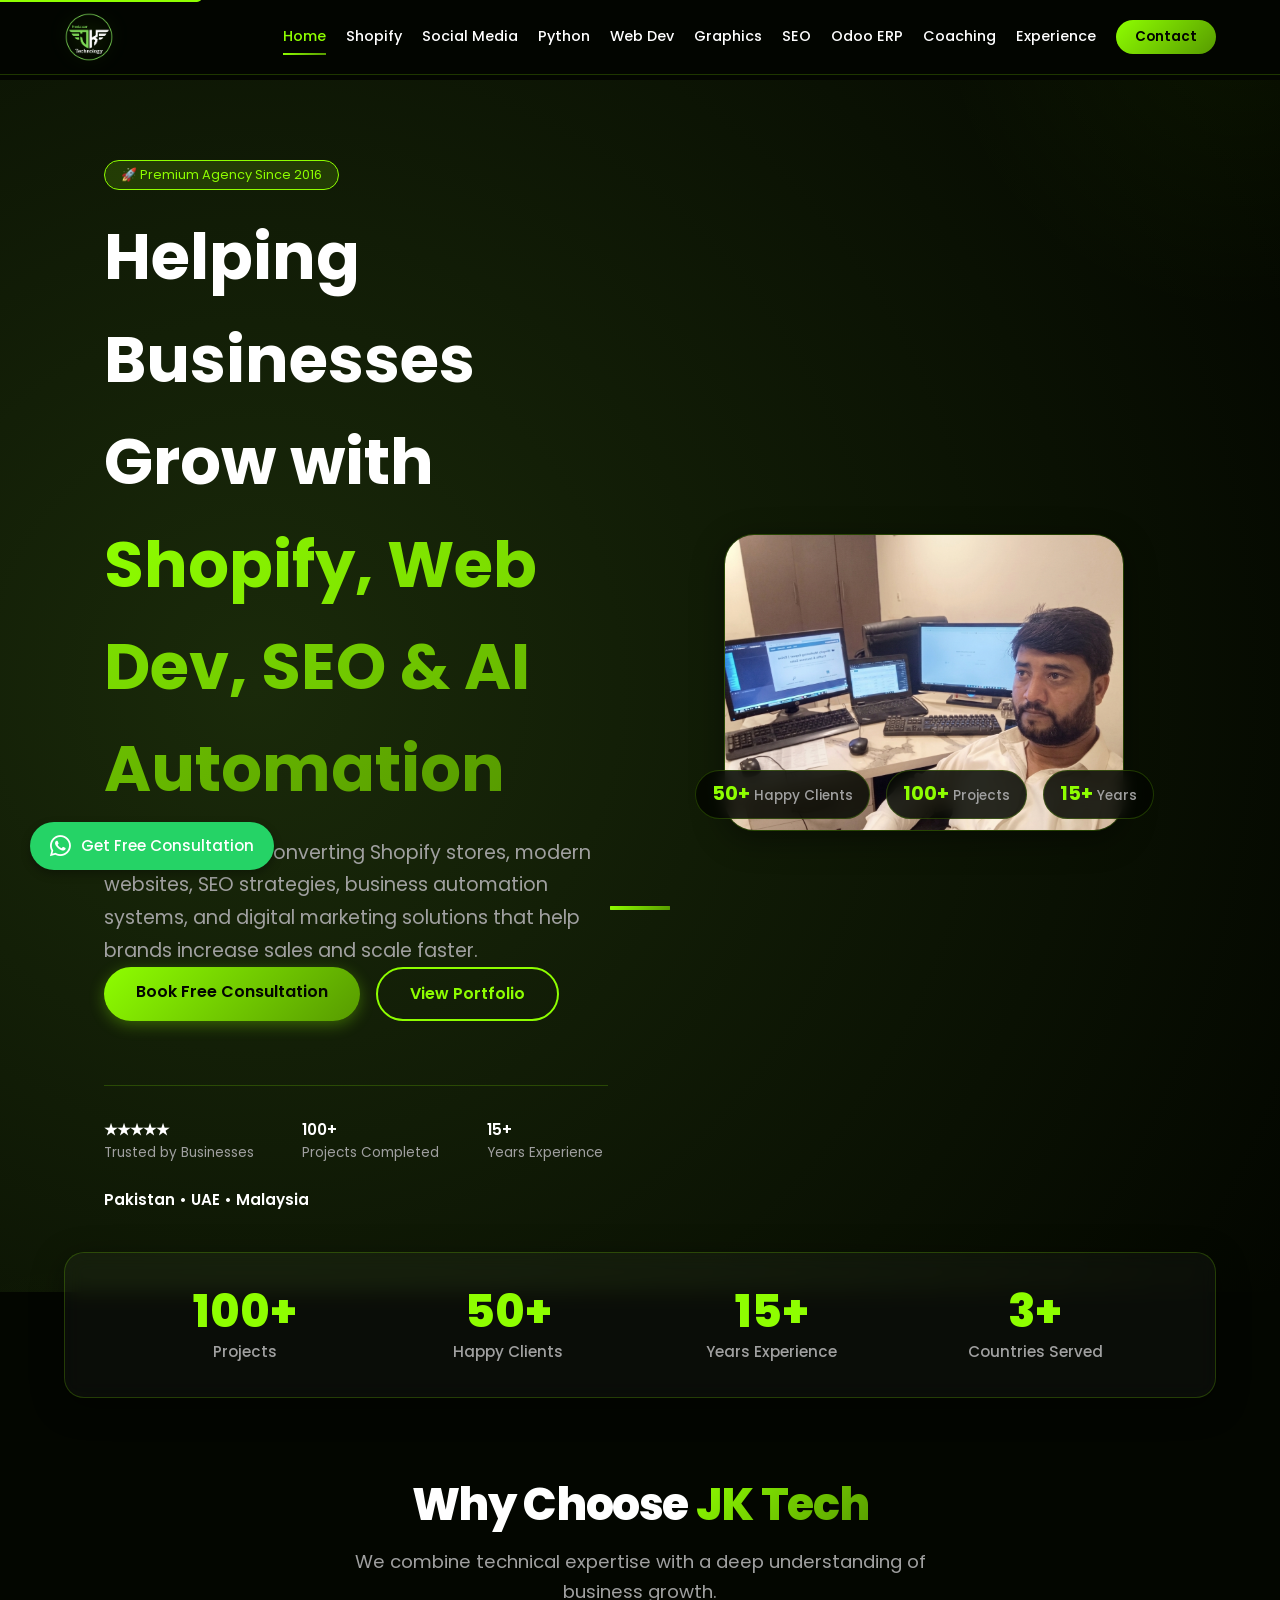
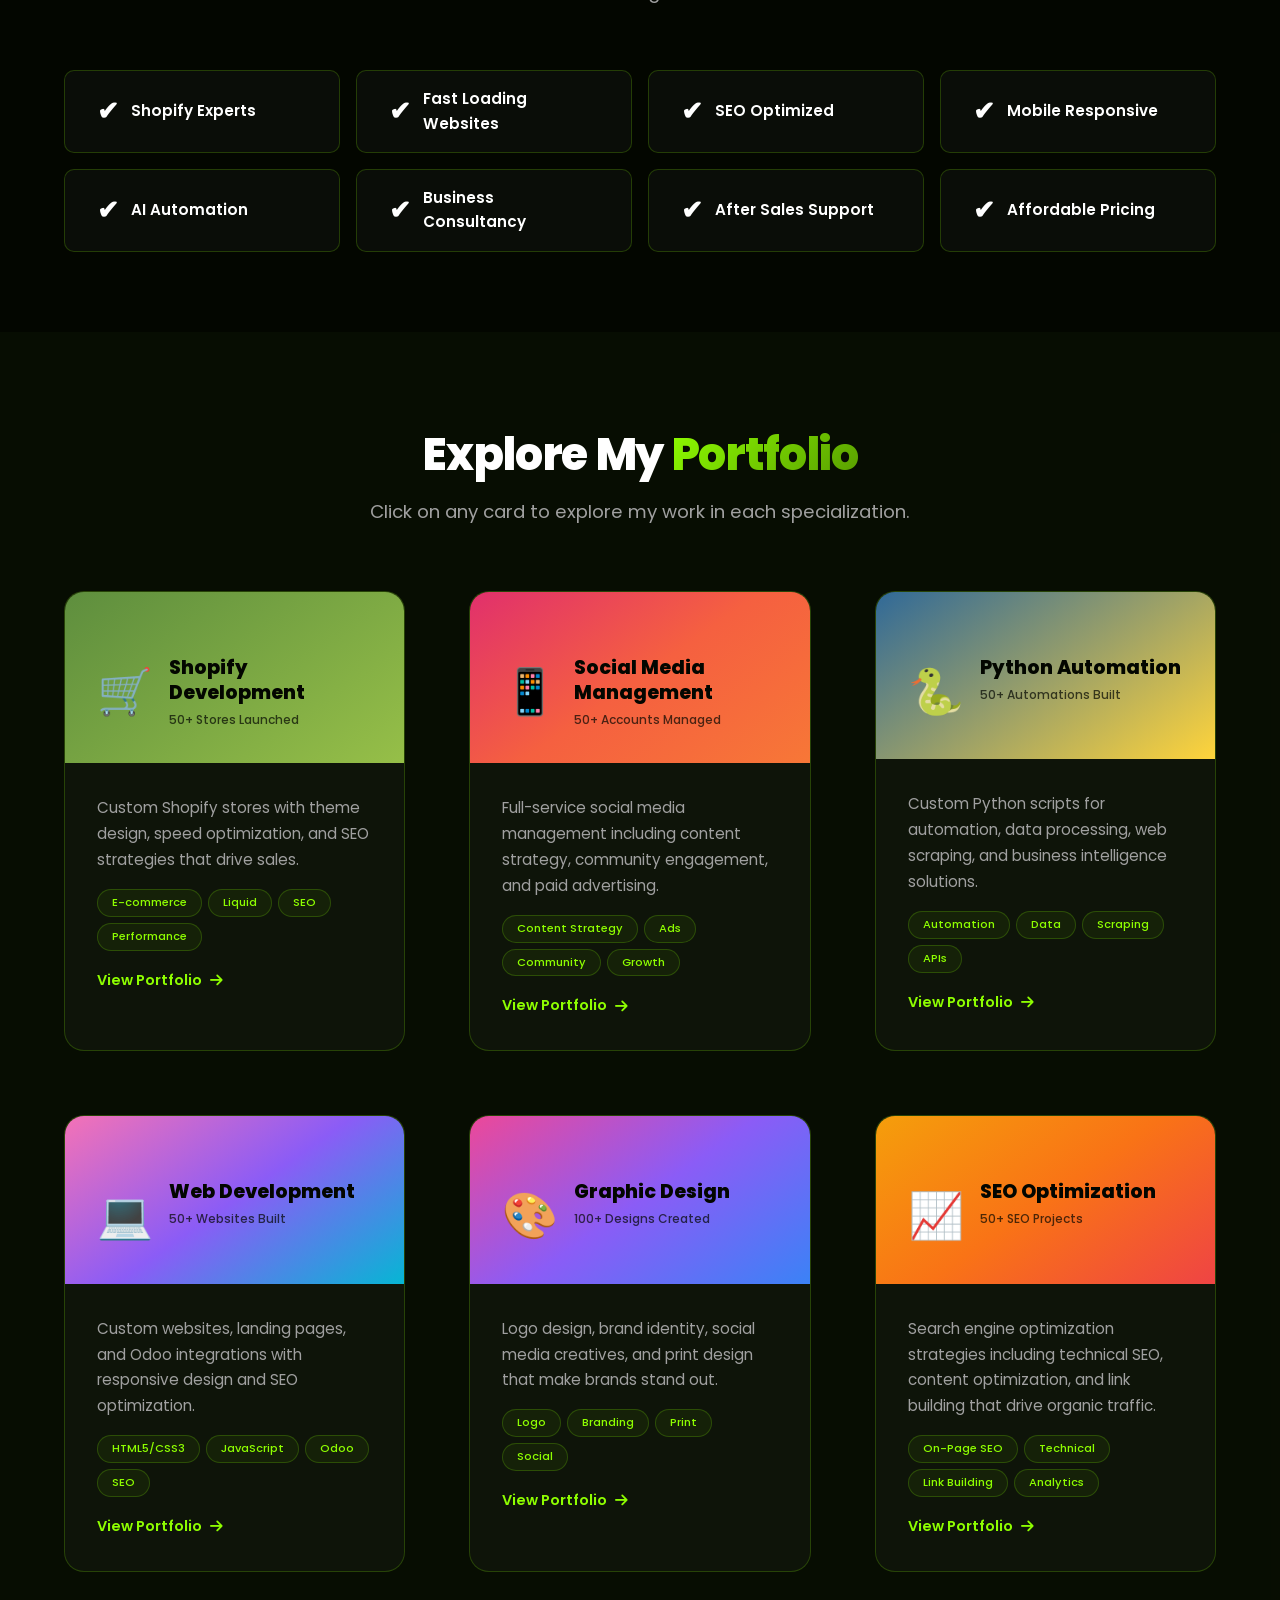
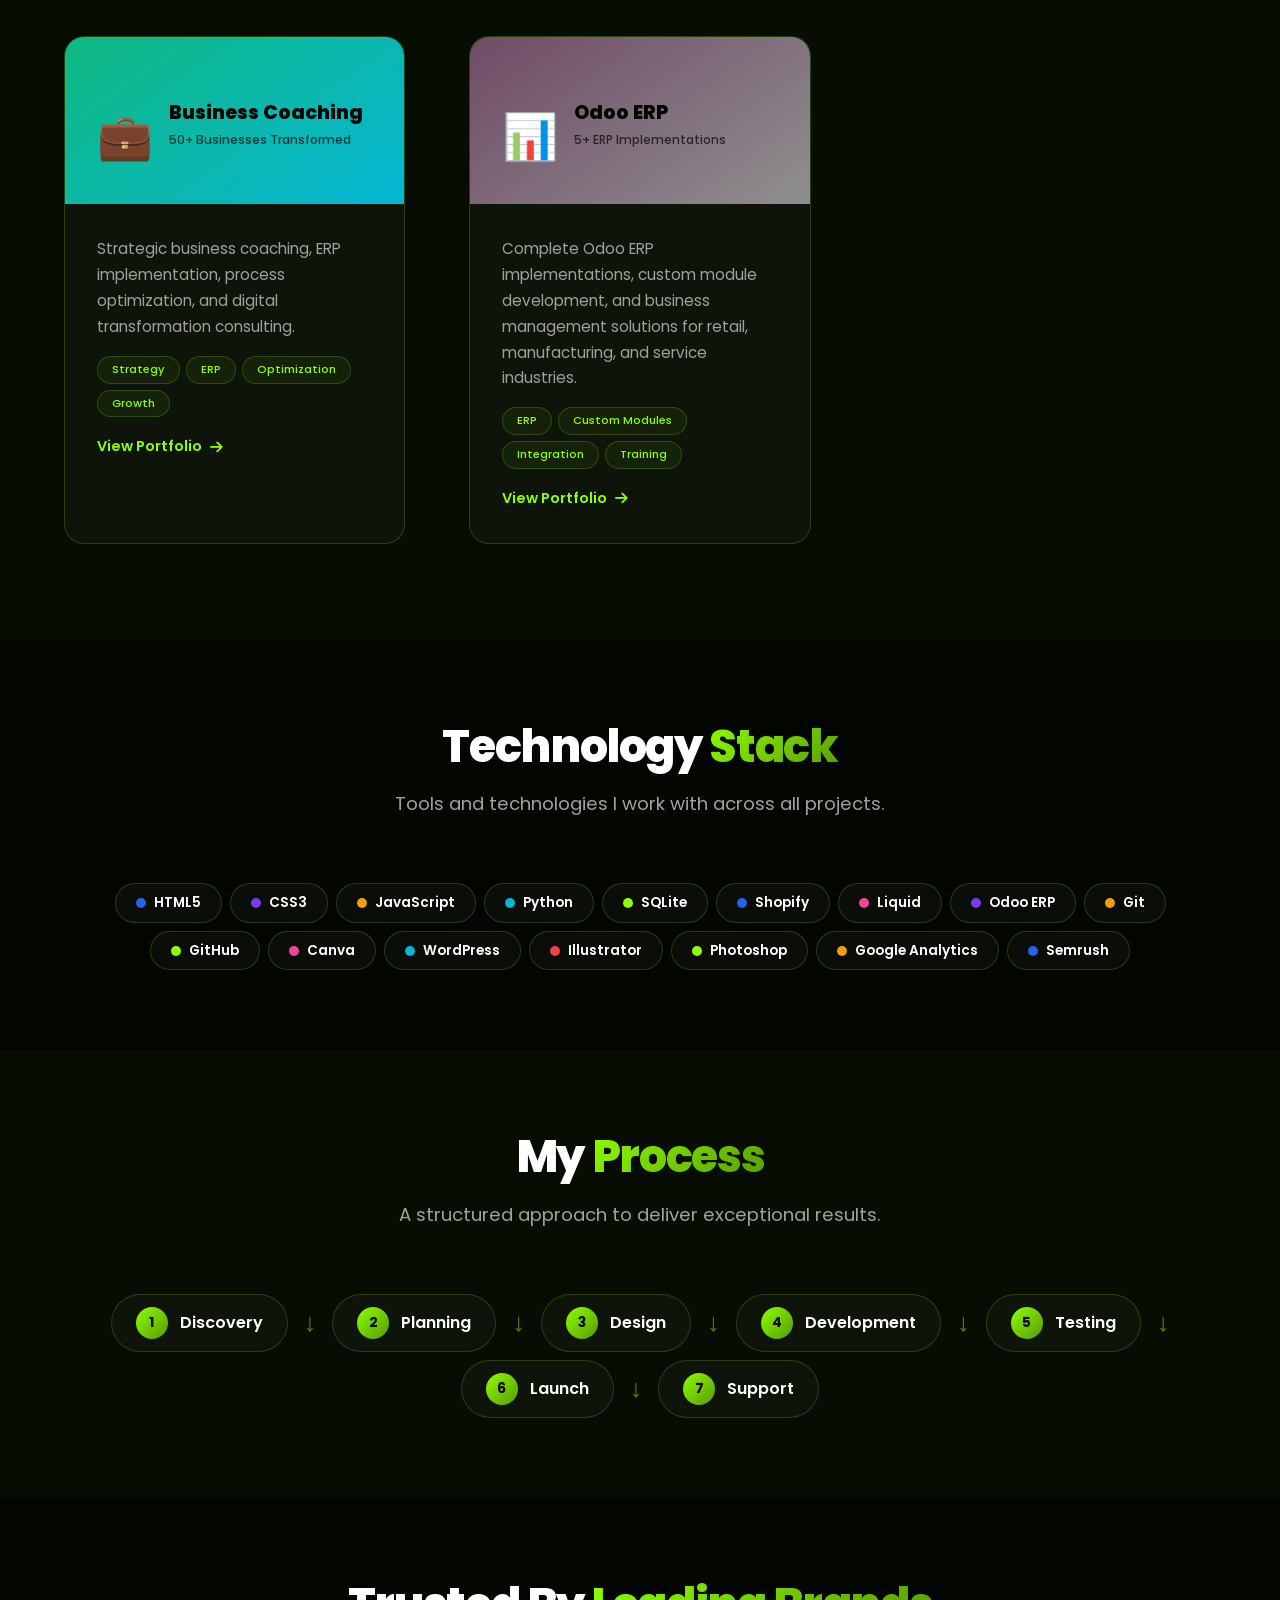
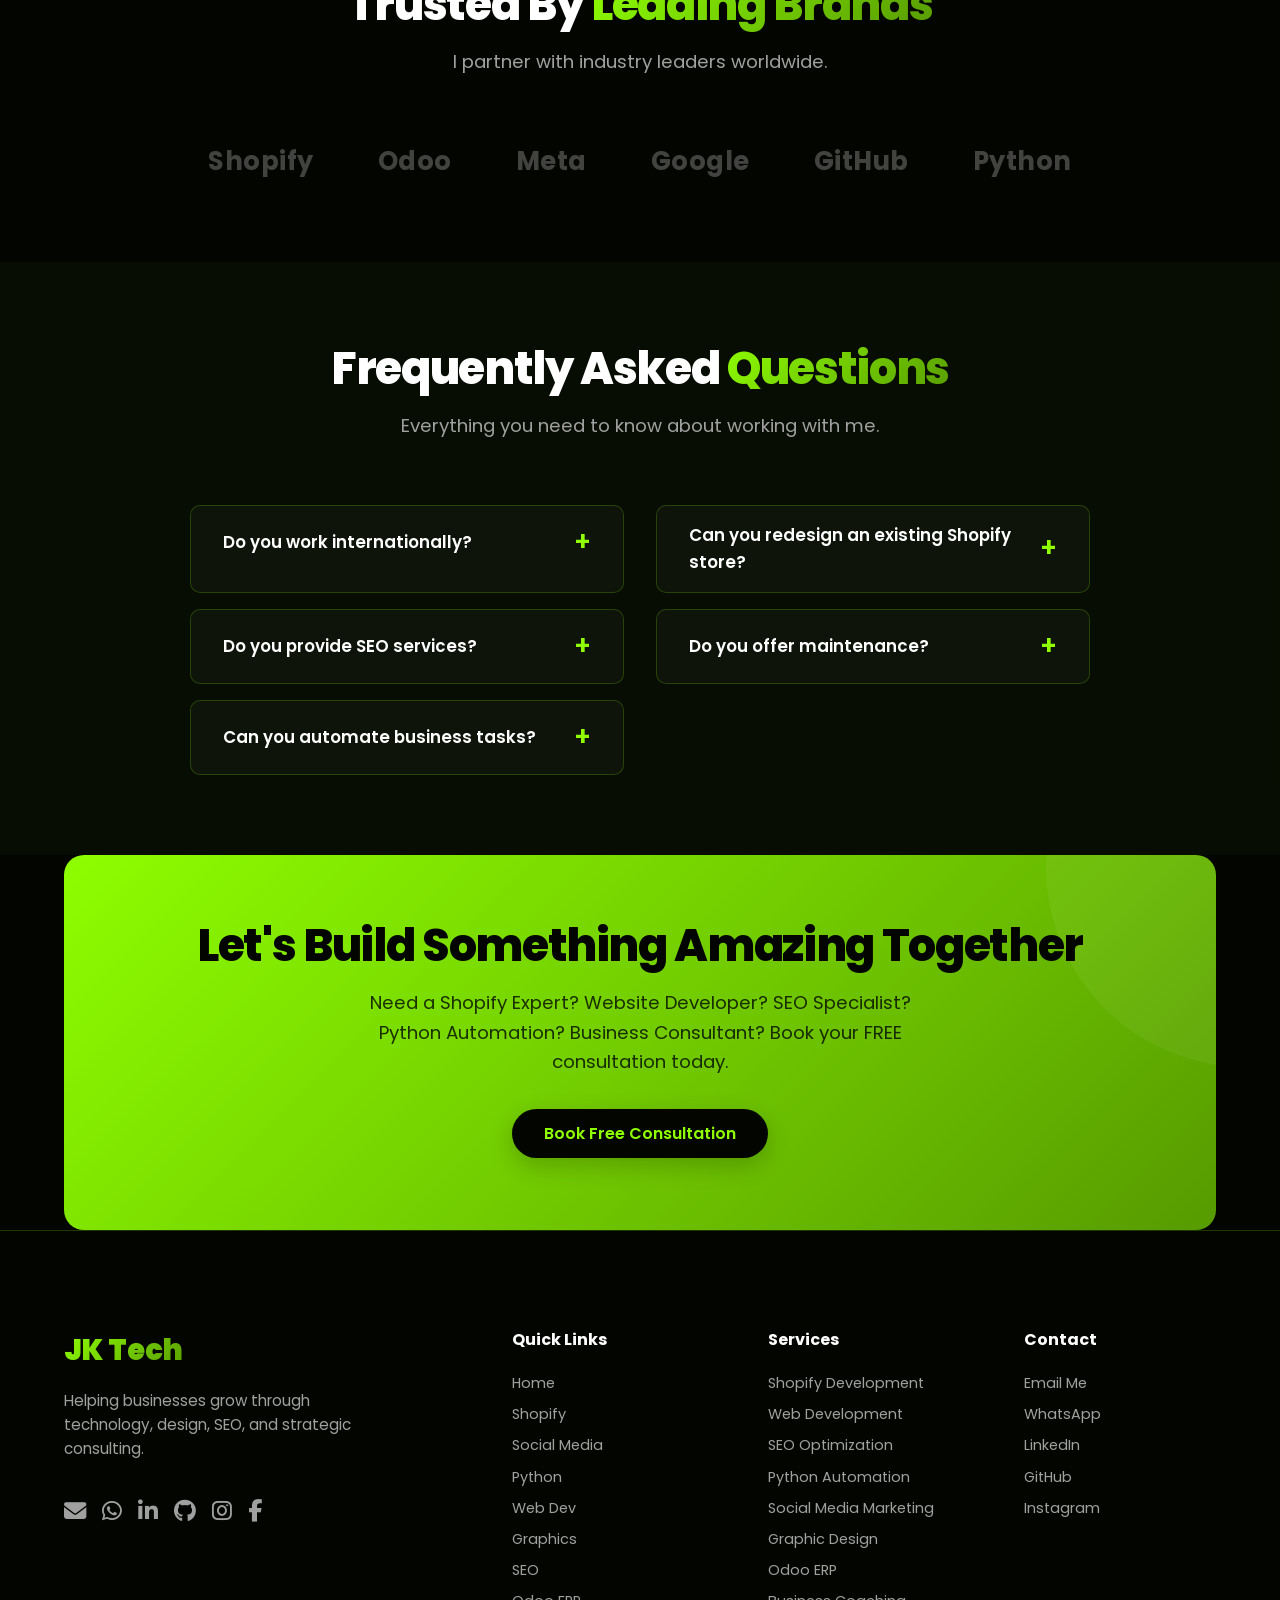
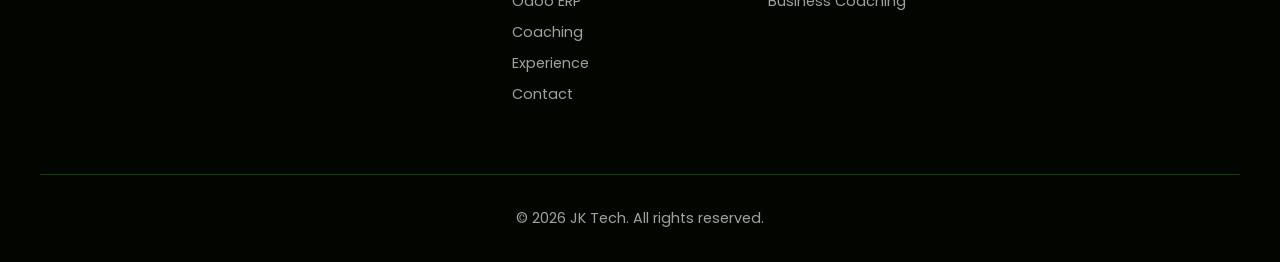
<file: index.html>
<!DOCTYPE html>
<html lang="en">
<head>
    <meta charset="UTF-8" />
    <meta name="viewport" content="width=device-width, initial-scale=1.0"/>
    <meta name="author" content="Jehangir Khan" />
    <meta name="robots" content="index, follow" />
    <meta name="description" content="JK Tech - Premium Shopify Development, Web Development, SEO, AI Automation, Social Media Marketing, Graphic Design & Business Consulting. Helping businesses grow globally." />
    <meta property="og:title" content="JK Tech - Premium Agency for Shopify, Web Dev, SEO & AI Automation" />
    <meta property="og:description" content="Shopify Development, Web Development, SEO, AI Automation, Social Media Marketing, Graphic Design, and Business Coaching solutions." />
    <meta property="og:image" content="https://www.jktech.pk/images/og-home.jpg" />
    <meta property="og:type" content="website" />
    <meta property="og:url" content="https://www.jktech.pk/" />
    <meta name="theme-color" content="#030600" />
    <link rel="canonical" href="https://www.jktech.pk/" />
    <link rel="icon" href="/favicon.ico" type="image/x-icon" />
    <link rel="apple-touch-icon" href="/apple-touch-icon.png" />
    <link rel="manifest" href="/manifest.json" />

    <title>JK Tech - Premium Shopify, Web Dev, SEO & AI Automation Agency</title>

    <!-- JSON-LD Structured Data -->
    <script type="application/ld+json">
    {
        "@context": "https://schema.org",
        "@type": "ProfessionalService",
        "name": "JK Tech",
        "url": "https://www.jktech.pk",
        "logo": "https://www.jktech.pk/images/logo.png",
        "description": "Premium agency specializing in Shopify development, web development, SEO, AI automation, social media marketing, graphic design, and business coaching.",
        "areaServed": ["Pakistan", "United Arab Emirates", "Malaysia", "United Kingdom", "United States"],
        "serviceType": [
            "Shopify Development",
            "Web Development",
            "SEO Optimization",
            "Python Automation",
            "Social Media Marketing",
            "Graphic Design",
            "Business Coaching",
            "Odoo ERP"
        ],
        "founder": {
            "@type": "Person",
            "name": "Jehangir Khan"
        }
    }
    </script>

    <!-- Fonts & Icons -->
    <link rel="preconnect" href="https://fonts.googleapis.com">
    <link rel="preconnect" href="https://fonts.gstatic.com" crossorigin>
    <link href="https://fonts.googleapis.com/css2?family=Poppins:wght@400;500;600;700;800;900&display=swap" rel="stylesheet">
    <link rel="stylesheet" href="https://cdnjs.cloudflare.com/ajax/libs/font-awesome/6.5.0/css/all.min.css">

    <style>
        /* ============================================
           MAIN STYLES - PORTFOLIO THEME
           ============================================ */

        /* ===== CSS VARIABLES ===== */
        :root {
            --bg-dark: #030600;
            --bg-medium: #1A2A0A;
            --bg-card: rgba(255, 255, 255, 0.03);
            --text-light: #FFFFFF;
            --text-dim: #A0A0A0;
            --text-muted: #8EFE00;
            --primary: #8EFE00;
            --primary-dark: #579B00;
            --primary-gradient: linear-gradient(135deg, #8EFE00, #579B00);
            --border-light: rgba(142, 254, 0, 0.2);
            --border-medium: rgba(142, 254, 0, 0.4);
            --shadow-card: 0 8px 32px rgba(0, 0, 0, 0.4);
            --shadow-card-hover: 0 12px 48px rgba(0, 0, 0, 0.6);
            --shadow-glow: 0 4px 15px rgba(142, 254, 0, 0.3);
            --shadow-glow-hover: 0 10px 25px rgba(142, 254, 0, 0.5);
            --radius-sm: 5px;
            --radius-md: 10px;
            --radius-lg: 20px;
            --radius-xl: 30px;
            --radius-full: 50px;
            --space-xs: 0.5rem;
            --space-sm: 1rem;
            --space-md: 2rem;
            --space-lg: 4rem;
            --space-xl: 6rem;
            --transition-base: 0.3s ease;
            --transition-slow: 0.6s cubic-bezier(0.25, 0.46, 0.45, 0.94);
        }

        /* ===== RESET & BASE ===== */
        * {
            margin: 0;
            padding: 0;
            box-sizing: border-box;
        }

        html {
            scroll-behavior: smooth;
            scroll-padding-top: 80px;
            font-size: 16px;
        }

        body {
            font-family: 'Poppins', -apple-system, BlinkMacSystemFont, sans-serif;
            background: var(--bg-dark);
            color: var(--text-light);
            line-height: 1.6;
            overflow-x: hidden;
            min-height: 100vh;
            -webkit-font-smoothing: antialiased;
            padding-top: 80px;
        }

        a {
            text-decoration: none;
            color: inherit;
        }

        .container {
            max-width: 1200px;
            margin: 0 auto;
            padding: 0 24px;
        }

        section {
            padding: 80px 0;
        }

        h2 {
            font-size: 2.8rem;
            font-weight: 800;
            margin-bottom: 16px;
            letter-spacing: -0.03em;
            line-height: 1.2;
        }
        h2 .highlight {
            background: var(--primary-gradient);
            -webkit-background-clip: text;
            -webkit-text-fill-color: transparent;
            background-clip: text;
        }

        .section-title {
            text-align: center;
            margin-bottom: var(--space-lg);
        }
        .section-title h2 {
            display: block;
        }
        .section-title h2::after {
            content: '';
            position: absolute;
            bottom: -10px;
            left: 50%;
            transform: translateX(-50%);
            width: 60px;
            height: 4px;
            background: var(--primary-gradient);
            border-radius: 2px;
        }
        .section-title p {
            max-width: 600px;
            margin: var(--space-sm) auto 0;
            color: var(--text-dim);
            font-size: 1.15rem;
        }

        /* ===== SCROLL PROGRESS BAR ===== */
        #progress-bar {
            position: fixed;
            top: 0;
            left: 0;
            height: 4px;
            background: var(--primary-gradient);
            z-index: 9999;
            width: 0%;
            transition: width 0.1s;
        }

        /* ===== HEADER ===== */
        header {
            position: fixed;
            top: 0;
            left: 0;
            right: 0;
            background: rgba(3, 6, 0, 0.85);
            backdrop-filter: blur(12px);
            -webkit-backdrop-filter: blur(12px);
            z-index: 1000;
            padding: 12px 0;
            border-bottom: 1px solid var(--border-light);
            transition: all var(--transition-base);
        }
        header.shrink {
            padding: 8px 0;
            background: rgba(3, 6, 0, 0.95);
        }

        .header-inner {
            display: flex;
            justify-content: space-between;
            align-items: center;
            max-width: 1200px;
            margin: 0 auto;
            padding: 0 24px;
        }

        /* ===== LOGO - Image Version ===== */
        .logo {
            display: flex;
            align-items: center;
            z-index: 1001;
            flex-shrink: 0;
        }

        .logo img {
            height: 50px;
            width: auto;
            display: block;
            filter: drop-shadow(0 0 10px rgba(142, 254, 0, 0.2));
            transition: filter var(--transition-base);
        }

        .logo img:hover {
            filter: drop-shadow(0 0 20px rgba(142, 254, 0, 0.4));
        }

        nav {
            display: flex;
            align-items: center;
            gap: 20px;
        }
        nav a {
            color: var(--text-light);
            font-weight: 500;
            font-size: 0.9rem;
            padding: 4px 0;
            position: relative;
            transition: color var(--transition-base);
        }
        nav a::before {
            content: '';
            position: absolute;
            bottom: -2px;
            left: 0;
            width: 0;
            height: 2px;
            background: var(--primary-gradient);
            transition: width var(--transition-base);
        }
        nav a:hover {
            color: var(--primary);
        }
        nav a:hover::before,
        nav a[aria-current="page"]::before {
            width: 100%;
        }
        nav a[aria-current="page"] {
            color: var(--primary);
        }

        .nav-cta {
            background: var(--primary-gradient);
            color: var(--bg-dark) !important;
            padding: 0.4rem 1.2rem !important;
            border-radius: var(--radius-full);
            font-weight: 600;
            font-size: 0.85rem;
        }
        .nav-cta::before {
            display: none !important;
        }
        .nav-cta:hover {
            transform: translateY(-2px);
            box-shadow: var(--shadow-glow);
            color: var(--bg-dark) !important;
        }

        /* Mobile Menu */
        .menu-toggle {
            display: none;
            flex-direction: column;
            cursor: pointer;
            background: transparent;
            border: none;
            padding: 0.5rem;
            z-index: 1001;
        }
        .bar {
            width: 25px;
            height: 3px;
            background: var(--text-light);
            margin: 3px 0;
            border-radius: 2px;
            transition: all var(--transition-base);
        }
        .menu-toggle.active .bar:nth-child(1) {
            transform: rotate(45deg) translate(5px, 5px);
        }
        .menu-toggle.active .bar:nth-child(2) {
            opacity: 0;
            transform: translateX(-10px);
        }
        .menu-toggle.active .bar:nth-child(3) {
            transform: rotate(-45deg) translate(7px, -6px);
        }

        /* ===== BUTTONS ===== */
        .btn {
            display: inline-block;
            background: var(--primary-gradient);
            color: var(--bg-dark);
            font-weight: 600;
            padding: 0.75rem 2rem;
            border-radius: var(--radius-full);
            text-decoration: none;
            border: none;
            cursor: pointer;
            transition: all var(--transition-base);
            position: relative;
            overflow: hidden;
            z-index: 1;
            box-shadow: var(--shadow-glow);
            min-width: 180px;
            text-align: center;
            font-size: 1rem;
        }
        .btn::before {
            content: '';
            position: absolute;
            top: 0;
            left: -100%;
            width: 100%;
            height: 100%;
            background: linear-gradient(90deg, transparent, rgba(255,255,255,0.2), transparent);
            transition: left var(--transition-slow);
            z-index: -1;
        }
        .btn:hover {
            transform: translateY(-3px);
            box-shadow: var(--shadow-glow-hover);
            color: var(--bg-dark);
        }
        .btn:hover::before {
            left: 100%;
        }
        .btn:active {
            transform: translateY(0);
        }

        .btn-outline {
            background: transparent;
            color: var(--primary);
            border: 2px solid var(--primary);
            box-shadow: none;
        }
        .btn-outline:hover {
            background: var(--primary);
            color: var(--bg-dark);
            box-shadow: var(--shadow-glow);
        }

        .hero-actions {
            display: flex;
            gap: var(--space-sm);
            flex-wrap: wrap;
        }

        /* ===== HERO ===== */
        .hero-personal {
            min-height: 90vh;
            display: flex;
            align-items: center;
            background: radial-gradient(circle at 20% 50%, var(--bg-medium), var(--bg-dark));
            position: relative;
            overflow: hidden;
        }
        .hero-personal::before {
            content: '';
            position: absolute;
            top: -30%;
            right: -20%;
            width: 600px;
            height: 600px;
            background: radial-gradient(circle, rgba(142, 254, 0, 0.05) 0%, transparent 70%);
            border-radius: 50%;
            animation: floatHero 20s ease-in-out infinite;
        }
        .hero-personal::after {
            content: '';
            position: absolute;
            bottom: -30%;
            left: -10%;
            width: 400px;
            height: 400px;
            background: radial-gradient(circle, rgba(142, 254, 0, 0.03) 0%, transparent 70%);
            border-radius: 50%;
            animation: floatHero 25s ease-in-out infinite reverse;
        }

        @keyframes floatHero {
            0%, 100% { transform: translate(0, 0) scale(1); }
            33% { transform: translate(30px, -30px) scale(1.1); }
            66% { transform: translate(-20px, 20px) scale(0.9); }
        }

        .hero-grid {
            display: grid;
            grid-template-columns: 1fr 1fr;
            gap: 4rem;
            align-items: center;
            width: 100%;
            max-width: 1200px;
            margin: 0 auto;
            padding: 0 5%;
            position: relative;
            z-index: 2;
        }

        .hero-text {
            animation: fadeInUp 1s ease-out;
        }
        .hero-text .badge {
            display: inline-block;
            background: rgba(142, 254, 0, 0.15);
            border: 1px solid var(--primary);
            border-radius: var(--radius-full);
            padding: 0.25rem 1rem;
            font-size: 0.8rem;
            color: var(--primary);
            margin-bottom: var(--space-sm);
        }
        .hero-text h1 {
            font-size: clamp(2.5rem, 6vw, 4rem);
            margin-bottom: var(--space-sm);
        }
        .hero-text h1 .highlight {
            background: var(--primary-gradient);
            -webkit-background-clip: text;
            -webkit-text-fill-color: transparent;
            background-clip: text;
        }
        .hero-text p {
            font-size: 1.2rem;
            color: var(--text-dim);
            max-width: 540px;
            line-height: 1.7;
        }

        .hero-highlights {
            display: flex;
            flex-wrap: wrap;
            gap: 24px 48px;
            margin-top: var(--space-lg);
            padding-top: var(--space-md);
            border-top: 1px solid var(--border-light);
        }
        .hero-highlights span {
            font-weight: 600;
            font-size: 0.95rem;
            color: var(--text-light);
        }
        .hero-highlights span small {
            font-weight: 400;
            color: var(--text-dim);
            display: block;
            font-size: 0.85rem;
        }

        .hero-image {
            position: relative;
            text-align: center;
        }
        .hero-image .profile-img {
            width: 100%;
            max-width: 400px;
            border-radius: var(--radius-xl);
            box-shadow: var(--shadow-card);
            border: 1px solid var(--border-light);
        }
        .hero-image .floating-stats {
            position: absolute;
            bottom: 20px;
            left: 0;
            right: 0;
            display: flex;
            justify-content: center;
            gap: var(--space-sm);
            flex-wrap: wrap;
        }
        .hero-image .stat-card {
            background: rgba(3, 6, 0, 0.85);
            backdrop-filter: blur(8px);
            padding: 0.5rem 1rem;
            border-radius: var(--radius-full);
            border: 1px solid var(--border-light);
            font-size: 0.85rem;
            font-weight: 500;
            color: var(--text-dim);
        }
        .hero-image .stat-card strong {
            color: var(--primary);
            font-size: 1.2rem;
        }

        /* ===== STATS ===== */
        .stats-section {
            margin-top: -40px;
            position: relative;
            z-index: 2;
        }
        .stats-section .stats {
            background: var(--bg-card);
            border-radius: var(--radius-lg);
            padding: var(--space-md) var(--space-lg);
            box-shadow: var(--shadow-card);
            border: 1px solid var(--border-light);
            backdrop-filter: blur(10px);
        }
        .stats-grid {
            display: grid;
            grid-template-columns: repeat(4, 1fr);
            gap: var(--space-md);
            text-align: center;
        }
        .stat-item .number {
            font-size: 2.8rem;
            font-weight: 800;
            color: var(--primary);
            display: block;
            line-height: 1.2;
        }
        .stat-item .label {
            color: var(--text-dim);
            font-weight: 500;
            font-size: 0.95rem;
        }

        /* ===== FEATURES ===== */
        .features-grid {
            display: grid;
            grid-template-columns: repeat(4, 1fr);
            gap: var(--space-sm);
            margin-top: var(--space-md);
        }
        .feature-item {
            background: var(--bg-card);
            padding: var(--space-sm) var(--space-md);
            border-radius: var(--radius-md);
            border: 1px solid var(--border-light);
            font-weight: 600;
            display: flex;
            align-items: center;
            gap: 12px;
            transition: all var(--transition-base);
        }
        .feature-item:hover {
            transform: translateY(-4px);
            box-shadow: var(--shadow-glow);
            border-color: var(--border-medium);
        }
        .feature-item .icon {
            font-size: 1.6rem;
            flex-shrink: 0;
        }
        .feature-item .text {
            font-size: 0.95rem;
            color: var(--text-light);
        }

        /* ===== PORTFOLIO CARDS ===== */
        .portfolio-cards {
            padding: var(--space-xl) 0;
        }
        .portfolio-cards-grid {
            display: grid;
            grid-template-columns: repeat(3, 1fr);
            gap: var(--space-lg);
        }

        .portfolio-card {
            background: var(--bg-card);
            border-radius: var(--radius-lg);
            overflow: hidden;
            border: 1px solid var(--border-light);
            transition: all var(--transition-slow);
            cursor: pointer;
            position: relative;
        }
        .portfolio-card::after {
            content: '';
            position: absolute;
            inset: 0;
            border-radius: var(--radius-lg);
            border: 2px solid transparent;
            transition: border-color var(--transition-slow);
            pointer-events: none;
        }
        .portfolio-card:hover::after {
            border-color: var(--primary);
        }
        .portfolio-card:hover {
            transform: translateY(-12px) scale(1.01);
            box-shadow: var(--shadow-card-hover);
        }

        .portfolio-card .card-header {
            padding: var(--space-lg) var(--space-md) var(--space-md);
            position: relative;
            overflow: hidden;
            min-height: 100px;
            display: flex;
            align-items: flex-start;
            gap: var(--space-sm);
        }
        .portfolio-card .card-header .card-icon {
            font-size: 2.8rem;
            color: var(--bg-dark);
            flex-shrink: 0;
            position: relative;
            z-index: 2;
        }
        .portfolio-card .card-header .header-content {
            position: relative;
            z-index: 2;
        }
        .portfolio-card .card-header h3 {
            font-size: 1.2rem;
            font-weight: 800;
            color: var(--bg-dark);
            margin: 0;
            line-height: 1.3;
        }
        .portfolio-card .card-header .card-count {
            font-size: 0.75rem;
            color: rgba(3, 6, 0, 0.7);
            font-weight: 500;
            margin-top: 2px;
        }

        /* Card header gradients - one per card */
        .portfolio-card:nth-child(1) .card-header {
            background: linear-gradient(145deg, #5E8E3E, #96BF48);
        }
        .portfolio-card:nth-child(2) .card-header {
            background: linear-gradient(145deg, #E1306C, #F56040, #F77737);
        }
        .portfolio-card:nth-child(3) .card-header {
            background: linear-gradient(145deg, #306998, #FFD43B);
        }
        .portfolio-card:nth-child(4) .card-header {
            background: linear-gradient(145deg, #f472b6, #8b5cf6, #06b6d4);
        }
        .portfolio-card:nth-child(5) .card-header {
            background: linear-gradient(145deg, #ec4899, #8b5cf6, #3b82f6);
        }
        .portfolio-card:nth-child(6) .card-header {
            background: linear-gradient(145deg, #f59e0b, #f97316, #ef4444);
        }
        .portfolio-card:nth-child(7) .card-header {
            background: linear-gradient(145deg, #10b981, #06b6d4);
        }
        .portfolio-card:nth-child(8) .card-header {
            background: linear-gradient(145deg, #714B67, #8F8F8F);
        }

        .portfolio-card .card-body {
            padding: var(--space-md);
        }
        .portfolio-card .card-body p {
            font-size: 0.95rem;
            color: var(--text-dim);
            margin: 0 0 var(--space-sm);
            line-height: 1.7;
        }
        .portfolio-card .card-body .card-tags {
            display: flex;
            flex-wrap: wrap;
            gap: 6px;
            margin-bottom: var(--space-sm);
        }
        .portfolio-card .card-body .card-tags span {
            background: rgba(142, 254, 0, 0.06);
            padding: 4px 14px;
            border-radius: var(--radius-full);
            font-size: 0.7rem;
            font-weight: 500;
            color: var(--text-muted);
            border: 1px solid var(--border-light);
            transition: all var(--transition-base);
        }
        .portfolio-card .card-body .card-tags span:hover {
            background: rgba(142, 254, 0, 0.12);
            border-color: var(--primary);
            color: var(--text-light);
        }
        .portfolio-card .card-body .btn-link {
            color: var(--primary);
            font-weight: 600;
            display: inline-flex;
            align-items: center;
            gap: 8px;
            transition: all var(--transition-base);
            font-size: 0.9rem;
        }
        .portfolio-card .card-body .btn-link i {
            transition: transform var(--transition-base);
        }
        .portfolio-card .card-body .btn-link:hover {
            gap: 14px;
            color: var(--primary-light);
        }
        .portfolio-card .card-body .btn-link:hover i {
            transform: translateX(6px);
        }

        /* ===== TECH STACK ===== */
        .tech-grid {
            display: flex;
            flex-wrap: wrap;
            gap: var(--space-xs);
            justify-content: center;
        }
        .tech-badge {
            background: var(--bg-card);
            padding: 0.5rem 1.25rem;
            border-radius: var(--radius-full);
            font-weight: 600;
            font-size: 0.85rem;
            border: 1px solid var(--border-light);
            transition: all var(--transition-base);
            display: inline-flex;
            align-items: center;
            gap: 8px;
            color: var(--text-light);
        }
        .tech-badge:hover {
            transform: scale(1.05);
            box-shadow: var(--shadow-glow);
            border-color: var(--border-medium);
        }
        .tech-badge .dot {
            width: 10px;
            height: 10px;
            border-radius: 50%;
            display: inline-block;
            flex-shrink: 0;
        }
        .tech-badge .dot.blue { background: #2563eb; }
        .tech-badge .dot.purple { background: #7c3aed; }
        .tech-badge .dot.green { background: var(--primary); }
        .tech-badge .dot.orange { background: #f59e0b; }
        .tech-badge .dot.pink { background: #ec4899; }
        .tech-badge .dot.cyan { background: #06b6d4; }
        .tech-badge .dot.red { background: #ef4444; }

        /* ===== PROCESS ===== */
        .process-flow {
            display: flex;
            flex-wrap: wrap;
            justify-content: center;
            align-items: center;
            gap: 8px 16px;
            margin-top: var(--space-md);
        }
        .process-step {
            display: flex;
            align-items: center;
            gap: 12px;
            background: var(--bg-card);
            padding: 0.75rem 1.5rem;
            border-radius: var(--radius-full);
            border: 1px solid var(--border-light);
            font-weight: 600;
            transition: all var(--transition-base);
            color: var(--text-light);
        }
        .process-step:hover {
            transform: translateY(-4px);
            box-shadow: var(--shadow-glow);
            border-color: var(--border-medium);
        }
        .process-step .num {
            background: var(--primary-gradient);
            color: var(--bg-dark);
            width: 32px;
            height: 32px;
            border-radius: 50%;
            display: flex;
            align-items: center;
            justify-content: center;
            font-size: 0.85rem;
            font-weight: 700;
            flex-shrink: 0;
        }
        .process-arrow {
            font-size: 1.6rem;
            color: var(--primary);
            opacity: 0.5;
        }

        /* ===== CLIENTS ===== */
        .clients-grid {
            display: flex;
            flex-wrap: wrap;
            justify-content: center;
            gap: 32px 64px;
            filter: grayscale(1);
            opacity: 0.4;
            transition: all var(--transition-slow);
        }
        .clients-grid:hover {
            filter: grayscale(0);
            opacity: 1;
        }
        .clients-grid span {
            font-size: 1.6rem;
            font-weight: 700;
            letter-spacing: 0.02em;
            color: var(--text-dim);
            transition: color var(--transition-base);
        }
        .clients-grid span:hover {
            color: var(--primary);
        }

        /* ===== FAQ ===== */
        .faq-grid {
            display: grid;
            grid-template-columns: 1fr 1fr;
            gap: var(--space-sm) var(--space-md);
            max-width: 900px;
            margin: 0 auto;
        }
        .faq-item {
            background: var(--bg-card);
            padding: var(--space-sm) var(--space-md);
            border-radius: var(--radius-md);
            border: 1px solid var(--border-light);
            cursor: pointer;
            transition: all var(--transition-base);
        }
        .faq-item:hover {
            border-color: var(--border-medium);
        }
        .faq-item summary {
            font-weight: 600;
            font-size: 1.05rem;
            cursor: pointer;
            display: flex;
            justify-content: space-between;
            align-items: center;
            list-style: none;
            color: var(--text-light);
        }
        .faq-item summary::-webkit-details-marker {
            display: none;
        }
        .faq-item summary::after {
            content: '+';
            font-size: 1.6rem;
            color: var(--primary);
            transition: transform var(--transition-base);
            flex-shrink: 0;
            margin-left: var(--space-sm);
        }
        .faq-item[open] summary::after {
            content: '−';
        }
        .faq-item p {
            color: var(--text-dim);
            margin-top: var(--space-sm);
            padding-top: var(--space-sm);
            border-top: 1px solid var(--border-light);
            font-size: 0.95rem;
        }

        /* ===== CTA ===== */
        .cta-section {
            background: var(--primary-gradient);
            color: var(--bg-dark);
            border-radius: var(--radius-lg);
            padding: var(--space-lg) var(--space-xl);
            text-align: center;
            position: relative;
            overflow: hidden;
        }
        .cta-section::before {
            content: '';
            position: absolute;
            top: -50%;
            right: -20%;
            width: 400px;
            height: 400px;
            background: rgba(255,255,255,0.05);
            border-radius: 50%;
        }
        .cta-section h2 {
            color: var(--bg-dark);
            font-size: 2.8rem;
            position: relative;
            z-index: 2;
        }
        .cta-section h2::after {
            background: var(--bg-dark);
        }
        .cta-section p {
            color: rgba(3, 6, 0, 0.8);
            max-width: 600px;
            margin: var(--space-sm) auto var(--space-md);
            font-size: 1.15rem;
            position: relative;
            z-index: 2;
        }
        .cta-section .btn {
            background: var(--bg-dark);
            color: var(--primary);
            box-shadow: 0 8px 24px rgba(0,0,0,0.2);
            position: relative;
            z-index: 2;
        }
        .cta-section .btn:hover {
            background: #0a1a00;
            color: var(--primary-light);
            box-shadow: 0 12px 36px rgba(0,0,0,0.3);
        }

        /* ===== FOOTER ===== */
        footer {
            background: var(--bg-dark);
            padding: var(--space-xl) 0 var(--space-md);
            border-top: 1px solid var(--border-light);
        }
        .footer-grid {
            display: grid;
            grid-template-columns: 2fr 1fr 1fr 1fr;
            gap: var(--space-lg);
            max-width: 1200px;
            margin: 0 auto;
            padding: 0 24px;
        }
        .footer-brand .logo {
            font-size: 1.8rem;
            font-weight: 900;
            background: var(--primary-gradient);
            -webkit-background-clip: text;
            -webkit-text-fill-color: transparent;
            background-clip: text;
            display: inline-block;
        }
        .footer-brand p {
            color: var(--text-dim);
            max-width: 300px;
            margin: var(--space-sm) 0 var(--space-md);
            font-size: 0.95rem;
        }
        .footer-socials {
            display: flex;
            gap: var(--space-sm);
            font-size: 1.4rem;
        }
        .footer-socials a {
            color: var(--text-dim);
            transition: all var(--transition-base);
        }
        .footer-socials a:hover {
            color: var(--primary);
            transform: translateY(-3px);
        }
        .footer-col h4 {
            font-size: 1rem;
            font-weight: 700;
            color: var(--text-light);
            margin-bottom: var(--space-sm);
        }
        .footer-col a {
            display: block;
            color: var(--text-dim);
            padding: 4px 0;
            font-size: 0.9rem;
            transition: color var(--transition-base);
        }
        .footer-col a:hover {
            color: var(--primary);
        }
        .footer-bottom {
            border-top: 1px solid var(--border-light);
            margin-top: var(--space-lg);
            padding-top: var(--space-md);
            text-align: center;
            color: var(--text-dim);
            font-size: 0.9rem;
            max-width: 1200px;
            margin-left: auto;
            margin-right: auto;
            padding-left: 24px;
            padding-right: 24px;
        }

        /* ===== FLOATING ELEMENTS ===== */
        #back-to-top {
            position: fixed;
            bottom: 30px;
            right: 30px;
            width: 50px;
            height: 50px;
            background: var(--primary-gradient);
            color: var(--bg-dark);
            border: none;
            border-radius: 50%;
            font-size: 1.5rem;
            cursor: pointer;
            display: none;
            align-items: center;
            justify-content: center;
            z-index: 999;
            transition: all var(--transition-base);
            box-shadow: var(--shadow-glow);
        }
        #back-to-top:hover {
            transform: translateY(-5px) scale(1.05);
            box-shadow: var(--shadow-glow-hover);
        }
        #back-to-top.visible {
            display: flex;
        }

        .whatsapp-float {
            position: fixed;
            bottom: 30px;
            left: 30px;
            background: #25D366;
            color: white;
            border-radius: var(--radius-full);
            padding: 12px 20px;
            display: flex;
            align-items: center;
            gap: 10px;
            text-decoration: none;
            font-weight: 500;
            z-index: 999;
            box-shadow: 0 4px 10px rgba(0,0,0,0.3);
            transition: all var(--transition-base);
            border: none;
            cursor: pointer;
            font-family: inherit;
            font-size: 0.95rem;
        }
        .whatsapp-float:hover {
            transform: scale(1.05) translateY(-3px);
            box-shadow: 0 8px 20px rgba(37,211,102,0.4);
        }
        .whatsapp-float i {
            font-size: 1.5rem;
        }

        /* ===== SKIP LINK ===== */
        .skip-link {
            position: absolute;
            top: -40px;
            left: 0;
            background: var(--primary);
            color: var(--bg-dark);
            padding: 8px 16px;
            z-index: 1001;
            text-decoration: none;
            border-radius: 0 0 var(--radius-sm) 0;
            transition: top var(--transition-base);
            font-weight: 600;
        }
        .skip-link:focus {
            top: 0;
        }

        /* ===== ANIMATIONS ===== */
        @keyframes fadeInUp {
            from { opacity: 0; transform: translateY(30px); }
            to { opacity: 1; transform: translateY(0); }
        }

        .fade-up {
            opacity: 0;
            transform: translateY(40px);
            transition: all 0.8s cubic-bezier(0.25, 0.46, 0.45, 0.94);
        }
        .fade-up.visible {
            opacity: 1;
            transform: translateY(0);
        }

        .scale-in {
            opacity: 0;
            transform: scale(0.92);
            transition: all 0.6s cubic-bezier(0.25, 0.46, 0.45, 0.94);
        }
        .scale-in.visible {
            opacity: 1;
            transform: scale(1);
        }

        /* ============================================
           RESPONSIVE
           ============================================ */
        @media (max-width: 1024px) {
            .hero-grid {
                gap: 3rem;
            }
            .portfolio-cards-grid {
                grid-template-columns: repeat(2, 1fr);
                gap: var(--space-md);
            }
            .features-grid {
                grid-template-columns: repeat(2, 1fr);
            }
            .stats-grid {
                grid-template-columns: repeat(2, 1fr);
            }
            .footer-grid {
                grid-template-columns: 1fr 1fr;
                gap: var(--space-md);
            }
        }

        @media (max-width: 768px) {
            body {
                padding-top: 70px;
            }

            .menu-toggle {
                display: flex;
            }

            nav {
                position: fixed;
                top: 0;
                right: -100%;
                width: 75%;
                max-width: 320px;
                height: 100vh;
                background: var(--bg-dark);
                flex-direction: column;
                padding: 5rem 2rem 2rem;
                transition: right var(--transition-base);
                box-shadow: -5px 0 30px rgba(0,0,0,0.5);
                z-index: 1000;
                border-left: 1px solid var(--border-light);
                gap: var(--space-sm);
                overflow-y: auto;
                align-items: flex-start;
            }
            nav.active {
                right: 0;
            }
            nav a {
                font-size: 1.1rem;
                padding: 0.5rem 0;
            }
            .nav-cta {
                margin-top: var(--space-xs);
            }
            body.no-scroll {
                overflow: hidden;
            }

            .hero-grid {
                grid-template-columns: 1fr;
                gap: 2rem;
                text-align: center;
            }
            .hero-text p {
                margin: 0 auto;
            }
            .hero-actions {
                justify-content: center;
            }
            .hero-highlights {
                justify-content: center;
            }
            .hero-image .profile-img {
                max-width: 280px;
            }
            .hero-image .floating-stats {
                position: static;
                margin-top: var(--space-sm);
            }

            .portfolio-cards-grid {
                grid-template-columns: 1fr 1fr;
                gap: var(--space-sm);
            }
            .features-grid {
                grid-template-columns: 1fr 1fr;
            }
            .faq-grid {
                grid-template-columns: 1fr;
            }
            .process-flow {
                flex-direction: column;
                gap: 4px;
            }
            .process-arrow {
                transform: rotate(90deg);
            }
            .cta-section {
                padding: var(--space-md);
            }
            .cta-section h2 {
                font-size: 2rem;
            }
            .footer-grid {
                grid-template-columns: 1fr;
                gap: var(--space-md);
                text-align: center;
            }
            .footer-brand p {
                margin: var(--space-sm) auto;
            }
            .footer-socials {
                justify-content: center;
            }
            .whatsapp-float span {
                display: none;
            }
            .whatsapp-float {
                border-radius: 50%;
                padding: 14px;
            }
            #back-to-top {
                width: 44px;
                height: 44px;
                font-size: 1.2rem;
            }
        }

        @media (max-width: 480px) {
            .portfolio-cards-grid {
                grid-template-columns: 1fr;
            }
            .features-grid {
                grid-template-columns: 1fr;
            }
            .stats-grid {
                grid-template-columns: 1fr 1fr;
            }
            .stat-item .number {
                font-size: 2rem;
            }
            .hero-text h1 {
                font-size: 2rem;
            }
            .hero-highlights {
                gap: 16px 24px;
            }
            .portfolio-card .card-header {
                padding: var(--space-md);
                min-height: 70px;
            }
            .portfolio-card .card-header .card-icon {
                font-size: 2rem;
            }
            .portfolio-card .card-header h3 {
                font-size: 1rem;
            }
            .logo {
                font-size: 1.4rem;
            }
            .section-title h2 {
                font-size: 2rem;
            }
        }

        @media (prefers-reduced-motion: reduce) {
            *,
            *::before,
            *::after {
                animation-duration: 0.01ms !important;
                animation-iteration-count: 1 !important;
                transition-duration: 0.01ms !important;
                scroll-behavior: auto !important;
            }
        }
    </style>
</head>
<body>

    <!-- Progress Bar -->
    <div id="progress-bar" role="progressbar" aria-label="Scroll progress"></div>

    <!-- Skip Link -->
    <a href="#main-content" class="skip-link">Skip to main content</a>

    <!-- HEADER -->
    <header id="main-header">
        <div class="header-inner">
            <a href="index.html" class="logo">
                <img src="images/jk-logo.png" alt="JK Tech Logo" height="50">
            </a>

            <nav aria-label="Main navigation" id="main-nav">
                <a href="index.html" aria-current="page">Home</a>
                <a href="shopify.html">Shopify</a>
                <a href="social-media.html">Social Media</a>
                <a href="python.html">Python</a>
                <a href="web-dev.html">Web Dev</a>
                <a href="graphics.html">Graphics</a>
                <a href="seo.html">SEO</a>
                <a href="odoo.html">Odoo ERP</a>
                <a href="business-coaching.html">Coaching</a>
                <a href="experience.html">Experience</a>
                <a href="contact.html" class="nav-cta">Contact</a>
            </nav>

            <button class="menu-toggle" id="mobile-menu" aria-label="Toggle menu" aria-expanded="false">
                <span class="bar"></span>
                <span class="bar"></span>
                <span class="bar"></span>
            </button>
        </div>
    </header>

    <main id="main-content">

        <!-- HERO -->
        <section class="hero-personal" aria-labelledby="hero-heading">
            <div class="hero-grid">
                <div class="hero-text">
                    <div class="badge">🚀 Premium Agency Since 2016</div>
                    <h1 id="hero-heading">Helping Businesses Grow with <br><span class="highlight">Shopify, Web Dev, SEO &amp; AI Automation</span></h1>
                    <p>We design high-converting Shopify stores, modern websites, SEO strategies, business automation systems, and digital marketing solutions that help brands increase sales and scale faster.</p>
                    <div class="hero-actions">
                        <a href="contact.html" class="btn">Book Free Consultation</a>
                        <a href="experience.html" class="btn btn-outline">View Portfolio</a>
                    </div>
                    <div class="hero-highlights">
                        <span>★★★★★ <small>Trusted by Businesses</small></span>
                        <span>100+ <small>Projects Completed</small></span>
                        <span>15+ <small>Years Experience</small></span>
                        <span>Pakistan • UAE • Malaysia</span>
                    </div>
                </div>
                <div class="hero-image">
                    <img src="images/jehangir-profile.jpg" alt="Jehangir Khan - Founder of JK Tech" class="profile-img" loading="lazy">
                    <div class="floating-stats">
                        <span class="stat-card"><strong>50+</strong> Happy Clients</span>
                        <span class="stat-card"><strong>100+</strong> Projects</span>
                        <span class="stat-card"><strong>15+</strong> Years</span>
                    </div>
                </div>
            </div>
        </section>

        <!-- STATS -->
        <div class="stats-section">
            <div class="container">
                <div class="stats">
                    <div class="stats-grid">
                        <div class="stat-item">
                            <span class="number" data-count="100">100</span>
                            <span class="label">Projects</span>
                        </div>
                        <div class="stat-item">
                            <span class="number" data-count="50">50</span>
                            <span class="label">Happy Clients</span>
                        </div>
                        <div class="stat-item">
                            <span class="number" data-count="15">15</span>
                            <span class="label">Years Experience</span>
                        </div>
                        <div class="stat-item">
                            <span class="number" data-count="3">3</span>
                            <span class="label">Countries Served</span>
                        </div>
                    </div>
                </div>
            </div>
        </div>

        <!-- WHY CHOOSE -->
        <section class="section" aria-labelledby="why-heading">
            <div class="container">
                <div class="section-title">
                    <h2 id="why-heading">Why Choose <span class="highlight">JK Tech</span></h2>
                    <p>We combine technical expertise with a deep understanding of business growth.</p>
                </div>
                <div class="features-grid">
                    <div class="feature-item fade-up"><span class="icon">✔</span><span class="text">Shopify Experts</span></div>
                    <div class="feature-item fade-up"><span class="icon">✔</span><span class="text">Fast Loading Websites</span></div>
                    <div class="feature-item fade-up"><span class="icon">✔</span><span class="text">SEO Optimized</span></div>
                    <div class="feature-item fade-up"><span class="icon">✔</span><span class="text">Mobile Responsive</span></div>
                    <div class="feature-item fade-up"><span class="icon">✔</span><span class="text">AI Automation</span></div>
                    <div class="feature-item fade-up"><span class="icon">✔</span><span class="text">Business Consultancy</span></div>
                    <div class="feature-item fade-up"><span class="icon">✔</span><span class="text">After Sales Support</span></div>
                    <div class="feature-item fade-up"><span class="icon">✔</span><span class="text">Affordable Pricing</span></div>
                </div>
            </div>
        </section>

        <!-- PORTFOLIO CARDS -->
        <section class="portfolio-cards" style="background: rgba(26, 42, 10, 0.2);" aria-labelledby="portfolio-heading">
            <div class="container">
                <div class="section-title">
                    <h2 id="portfolio-heading">Explore My <span class="highlight">Portfolio</span></h2>
                    <p>Click on any card to explore my work in each specialization.</p>
                </div>
                <div class="portfolio-cards-grid">
                    <!-- Card 1 - Shopify -->
                    <a href="shopify.html" class="portfolio-card fade-up">
                        <div class="card-header">
                            <span class="card-icon">🛒</span>
                            <div class="header-content">
                                <h3>Shopify Development</h3>
                                <span class="card-count">50+ Stores Launched</span>
                            </div>
                        </div>
                        <div class="card-body">
                            <p>Custom Shopify stores with theme design, speed optimization, and SEO strategies that drive sales.</p>
                            <div class="card-tags">
                                <span>E-commerce</span>
                                <span>Liquid</span>
                                <span>SEO</span>
                                <span>Performance</span>
                            </div>
                            <span class="btn-link">View Portfolio <i class="fas fa-arrow-right"></i></span>
                        </div>
                    </a>

                    <!-- Card 2 - Social Media -->
                    <a href="social-media.html" class="portfolio-card fade-up">
                        <div class="card-header">
                            <span class="card-icon">📱</span>
                            <div class="header-content">
                                <h3>Social Media Management</h3>
                                <span class="card-count">50+ Accounts Managed</span>
                            </div>
                        </div>
                        <div class="card-body">
                            <p>Full-service social media management including content strategy, community engagement, and paid advertising.</p>
                            <div class="card-tags">
                                <span>Content Strategy</span>
                                <span>Ads</span>
                                <span>Community</span>
                                <span>Growth</span>
                            </div>
                            <span class="btn-link">View Portfolio <i class="fas fa-arrow-right"></i></span>
                        </div>
                    </a>

                    <!-- Card 3 - Python -->
                    <a href="python.html" class="portfolio-card fade-up">
                        <div class="card-header">
                            <span class="card-icon">🐍</span>
                            <div class="header-content">
                                <h3>Python Automation</h3>
                                <span class="card-count">50+ Automations Built</span>
                            </div>
                        </div>
                        <div class="card-body">
                            <p>Custom Python scripts for automation, data processing, web scraping, and business intelligence solutions.</p>
                            <div class="card-tags">
                                <span>Automation</span>
                                <span>Data</span>
                                <span>Scraping</span>
                                <span>APIs</span>
                            </div>
                            <span class="btn-link">View Portfolio <i class="fas fa-arrow-right"></i></span>
                        </div>
                    </a>

                    <!-- Card 4 - Web Dev -->
                    <a href="web-dev.html" class="portfolio-card fade-up">
                        <div class="card-header">
                            <span class="card-icon">💻</span>
                            <div class="header-content">
                                <h3>Web Development</h3>
                                <span class="card-count">50+ Websites Built</span>
                            </div>
                        </div>
                        <div class="card-body">
                            <p>Custom websites, landing pages, and Odoo integrations with responsive design and SEO optimization.</p>
                            <div class="card-tags">
                                <span>HTML5/CSS3</span>
                                <span>JavaScript</span>
                                <span>Odoo</span>
                                <span>SEO</span>
                            </div>
                            <span class="btn-link">View Portfolio <i class="fas fa-arrow-right"></i></span>
                        </div>
                    </a>

                    <!-- Card 5 - Graphics -->
                    <a href="graphics.html" class="portfolio-card fade-up">
                        <div class="card-header">
                            <span class="card-icon">🎨</span>
                            <div class="header-content">
                                <h3>Graphic Design</h3>
                                <span class="card-count">100+ Designs Created</span>
                            </div>
                        </div>
                        <div class="card-body">
                            <p>Logo design, brand identity, social media creatives, and print design that make brands stand out.</p>
                            <div class="card-tags">
                                <span>Logo</span>
                                <span>Branding</span>
                                <span>Print</span>
                                <span>Social</span>
                            </div>
                            <span class="btn-link">View Portfolio <i class="fas fa-arrow-right"></i></span>
                        </div>
                    </a>

                    <!-- Card 6 - SEO -->
                    <a href="seo.html" class="portfolio-card fade-up">
                        <div class="card-header">
                            <span class="card-icon">📈</span>
                            <div class="header-content">
                                <h3>SEO Optimization</h3>
                                <span class="card-count">50+ SEO Projects</span>
                            </div>
                        </div>
                        <div class="card-body">
                            <p>Search engine optimization strategies including technical SEO, content optimization, and link building that drive organic traffic.</p>
                            <div class="card-tags">
                                <span>On-Page SEO</span>
                                <span>Technical</span>
                                <span>Link Building</span>
                                <span>Analytics</span>
                            </div>
                            <span class="btn-link">View Portfolio <i class="fas fa-arrow-right"></i></span>
                        </div>
                    </a>

                    <!-- Card 7 - Business Coaching -->
                    <a href="business-coaching.html" class="portfolio-card fade-up">
                        <div class="card-header">
                            <span class="card-icon">💼</span>
                            <div class="header-content">
                                <h3>Business Coaching</h3>
                                <span class="card-count">50+ Businesses Transformed</span>
                            </div>
                        </div>
                        <div class="card-body">
                            <p>Strategic business coaching, ERP implementation, process optimization, and digital transformation consulting.</p>
                            <div class="card-tags">
                                <span>Strategy</span>
                                <span>ERP</span>
                                <span>Optimization</span>
                                <span>Growth</span>
                            </div>
                            <span class="btn-link">View Portfolio <i class="fas fa-arrow-right"></i></span>
                        </div>
                    </a>

                    <!-- Card 8 - Odoo ERP -->
                    <a href="odoo.html" class="portfolio-card fade-up">
                        <div class="card-header">
                            <span class="card-icon">📊</span>
                            <div class="header-content">
                                <h3>Odoo ERP</h3>
                                <span class="card-count">5+ ERP Implementations</span>
                            </div>
                        </div>
                        <div class="card-body">
                            <p>Complete Odoo ERP implementations, custom module development, and business management solutions for retail, manufacturing, and service industries.</p>
                            <div class="card-tags">
                                <span>ERP</span>
                                <span>Custom Modules</span>
                                <span>Integration</span>
                                <span>Training</span>
                            </div>
                            <span class="btn-link">View Portfolio <i class="fas fa-arrow-right"></i></span>
                        </div>
                    </a>
                </div>
            </div>
        </section>

        <!-- TECHNOLOGY STACK -->
        <section class="section" aria-labelledby="tech-heading">
            <div class="container">
                <div class="section-title">
                    <h2 id="tech-heading">Technology <span class="highlight">Stack</span></h2>
                    <p>Tools and technologies I work with across all projects.</p>
                </div>
                <div class="tech-grid">
                    <span class="tech-badge"><span class="dot blue"></span> HTML5</span>
                    <span class="tech-badge"><span class="dot purple"></span> CSS3</span>
                    <span class="tech-badge"><span class="dot orange"></span> JavaScript</span>
                    <span class="tech-badge"><span class="dot cyan"></span> Python</span>
                    <span class="tech-badge"><span class="dot green"></span> SQLite</span>
                    <span class="tech-badge"><span class="dot blue"></span> Shopify</span>
                    <span class="tech-badge"><span class="dot pink"></span> Liquid</span>
                    <span class="tech-badge"><span class="dot purple"></span> Odoo ERP</span>
                    <span class="tech-badge"><span class="dot orange"></span> Git</span>
                    <span class="tech-badge"><span class="dot green"></span> GitHub</span>
                    <span class="tech-badge"><span class="dot pink"></span> Canva</span>
                    <span class="tech-badge"><span class="dot cyan"></span> WordPress</span>
                    <span class="tech-badge"><span class="dot red"></span> Illustrator</span>
                    <span class="tech-badge"><span class="dot green"></span> Photoshop</span>
                    <span class="tech-badge"><span class="dot orange"></span> Google Analytics</span>
                    <span class="tech-badge"><span class="dot blue"></span> Semrush</span>
                </div>
            </div>
        </section>

        <!-- PROCESS -->
        <section class="section" style="background: rgba(26, 42, 10, 0.2);" aria-labelledby="process-heading">
            <div class="container">
                <div class="section-title">
                    <h2 id="process-heading">My <span class="highlight">Process</span></h2>
                    <p>A structured approach to deliver exceptional results.</p>
                </div>
                <div class="process-flow">
                    <div class="process-step"><span class="num">1</span> Discovery</div>
                    <span class="process-arrow">↓</span>
                    <div class="process-step"><span class="num">2</span> Planning</div>
                    <span class="process-arrow">↓</span>
                    <div class="process-step"><span class="num">3</span> Design</div>
                    <span class="process-arrow">↓</span>
                    <div class="process-step"><span class="num">4</span> Development</div>
                    <span class="process-arrow">↓</span>
                    <div class="process-step"><span class="num">5</span> Testing</div>
                    <span class="process-arrow">↓</span>
                    <div class="process-step"><span class="num">6</span> Launch</div>
                    <span class="process-arrow">↓</span>
                    <div class="process-step"><span class="num">7</span> Support</div>
                </div>
            </div>
        </section>

        <!-- CLIENT LOGOS -->
        <section class="section" aria-labelledby="clients-heading">
            <div class="container">
                <div class="section-title">
                    <h2 id="clients-heading">Trusted By <span class="highlight">Leading Brands</span></h2>
                    <p>I partner with industry leaders worldwide.</p>
                </div>
                <div class="clients-grid">
                    <span>Shopify</span>
                    <span>Odoo</span>
                    <span>Meta</span>
                    <span>Google</span>
                    <span>GitHub</span>
                    <span>Python</span>
                </div>
            </div>
        </section>

        <!-- FAQ -->
        <section class="section" style="background: rgba(26, 42, 10, 0.2);" aria-labelledby="faq-heading">
            <div class="container">
                <div class="section-title">
                    <h2 id="faq-heading">Frequently Asked <span class="highlight">Questions</span></h2>
                    <p>Everything you need to know about working with me.</p>
                </div>
                <div class="faq-grid">
                    <details class="faq-item">
                        <summary>Do you work internationally?</summary>
                        <p>Yes, I serve clients globally from Pakistan, UAE, Malaysia, the UK, and the US.</p>
                    </details>
                    <details class="faq-item">
                        <summary>Can you redesign an existing Shopify store?</summary>
                        <p>Absolutely. I can revamp your store for better performance and conversions.</p>
                    </details>
                    <details class="faq-item">
                        <summary>Do you provide SEO services?</summary>
                        <p>Yes, I offer comprehensive SEO services including on-page, technical, and local SEO to boost your online visibility.</p>
                    </details>
                    <details class="faq-item">
                        <summary>Do you offer maintenance?</summary>
                        <p>Yes, I provide ongoing maintenance and support for all my projects.</p>
                    </details>
                    <details class="faq-item">
                        <summary>Can you automate business tasks?</summary>
                        <p>Yes, using Python and AI, I build custom automation solutions.</p>
                    </details>
                </div>
            </div>
        </section>

        <!-- CTA -->
        <div class="container">
            <section class="cta-section" aria-labelledby="cta-heading">
                <h2 id="cta-heading">Let's Build Something Amazing Together</h2>
                <p>Need a Shopify Expert? Website Developer? SEO Specialist? Python Automation? Business Consultant? Book your FREE consultation today.</p>
                <a href="contact.html" class="btn">Book Free Consultation</a>
            </section>
        </div>

    </main>

    <!-- FOOTER -->
    <footer>
        <div class="footer-grid">
            <div class="footer-brand">
                <div class="logo">JK Tech</div>
                <p>Helping businesses grow through technology, design, SEO, and strategic consulting.</p>
                <div class="footer-socials">
                    <a href="mailto:ithelpdesktop1@gmail.com" aria-label="Email"><i class="fas fa-envelope"></i></a>
                    <a href="https://wa.me/923125262317" aria-label="WhatsApp"><i class="fab fa-whatsapp"></i></a>
                    <a href="#" aria-label="LinkedIn"><i class="fab fa-linkedin-in"></i></a>
                    <a href="https://jk-itsolutions.github.io/Portfolio/" aria-label="GitHub"><i class="fab fa-github"></i></a>
                    <a href="#" aria-label="Instagram"><i class="fab fa-instagram"></i></a>
                    <a href="#" aria-label="Facebook"><i class="fab fa-facebook-f"></i></a>
                </div>
            </div>
            <div class="footer-col">
                <h4>Quick Links</h4>
                <a href="index.html">Home</a>
                <a href="shopify.html">Shopify</a>
                <a href="social-media.html">Social Media</a>
                <a href="python.html">Python</a>
                <a href="web-dev.html">Web Dev</a>
                <a href="graphics.html">Graphics</a>
                <a href="seo.html">SEO</a>
                <a href="odoo.html">Odoo ERP</a>
                <a href="business-coaching.html">Coaching</a>
                <a href="experience.html">Experience</a>
                <a href="contact.html">Contact</a>
            </div>
            <div class="footer-col">
                <h4>Services</h4>
                <a href="shopify.html">Shopify Development</a>
                <a href="web-dev.html">Web Development</a>
                <a href="seo.html">SEO Optimization</a>
                <a href="python.html">Python Automation</a>
                <a href="social-media.html">Social Media Marketing</a>
                <a href="graphics.html">Graphic Design</a>
                <a href="odoo.html">Odoo ERP</a>
                <a href="business-coaching.html">Business Coaching</a>
            </div>
            <div class="footer-col">
                <h4>Contact</h4>
                <a href="mailto:ithelpdesktop1@gmail.com">Email Me</a>
                <a href="https://wa.me/923125262317">WhatsApp</a>
                <a href="#">LinkedIn</a>
                <a href="https://jk-itsolutions.github.io/Portfolio/">GitHub</a>
                <a href="#">Instagram</a>
            </div>
        </div>
        <div class="footer-bottom">
            © 2026 JK Tech. All rights reserved.
        </div>
    </footer>

    <!-- FLOATING WHATSAPP -->
    <a href="https://wa.me/923125262317" class="whatsapp-float" target="_blank" rel="noopener noreferrer" aria-label="Chat on WhatsApp">
        <i class="fab fa-whatsapp"></i>
        <span>Get Free Consultation</span>
    </a>

    <!-- BACK TO TOP -->
    <button id="back-to-top" aria-label="Back to top">↑</button>

    <!-- ============================================
    SCRIPTS
    ============================================ -->
    <script>
        (function() {
            'use strict';

            // ---- HEADER SHRINK ----
            const header = document.getElementById('main-header');
            window.addEventListener('scroll', function() {
                if (window.scrollY > 50) {
                    header.classList.add('shrink');
                } else {
                    header.classList.remove('shrink');
                }
            });

            // ---- MOBILE MENU ----
            const menuToggle = document.getElementById('mobile-menu');
            const nav = document.getElementById('main-nav');

            if (menuToggle && nav) {
                menuToggle.addEventListener('click', function() {
                    const isOpen = nav.classList.contains('active');
                    nav.classList.toggle('active');
                    menuToggle.classList.toggle('active');
                    menuToggle.setAttribute('aria-expanded', !isOpen);
                    document.body.classList.toggle('no-scroll');
                });

                // Close menu on link click
                nav.querySelectorAll('a').forEach(function(link) {
                    link.addEventListener('click', function() {
                        nav.classList.remove('active');
                        menuToggle.classList.remove('active');
                        menuToggle.setAttribute('aria-expanded', 'false');
                        document.body.classList.remove('no-scroll');
                    });
                });

                // Close menu on outside click
                document.addEventListener('click', function(e) {
                    if (nav.classList.contains('active')) {
                        const isClickInside = nav.contains(e.target) || menuToggle.contains(e.target);
                        if (!isClickInside) {
                            nav.classList.remove('active');
                            menuToggle.classList.remove('active');
                            menuToggle.setAttribute('aria-expanded', 'false');
                            document.body.classList.remove('no-scroll');
                        }
                    }
                });
            }

            // ---- BACK TO TOP ----
            const backBtn = document.getElementById('back-to-top');
            if (backBtn) {
                window.addEventListener('scroll', function() {
                    if (window.scrollY > 400) {
                        backBtn.classList.add('visible');
                    } else {
                        backBtn.classList.remove('visible');
                    }
                });
                backBtn.addEventListener('click', function() {
                    window.scrollTo({ top: 0, behavior: 'smooth' });
                });
            }

            // ---- SCROLL PROGRESS ----
            const progressBar = document.getElementById('progress-bar');
            if (progressBar) {
                window.addEventListener('scroll', function() {
                    const scrollTop = window.scrollY;
                    const docHeight = document.documentElement.scrollHeight - window.innerHeight;
                    const progress = docHeight > 0 ? (scrollTop / docHeight) * 100 : 0;
                    progressBar.style.width = progress + '%';
                });
            }

            // ---- STATS COUNTER ----
            const statNumbers = document.querySelectorAll('.stat-item .number');
            let counted = false;

            function animateStats() {
                if (counted) return;
                const statsSection = document.querySelector('.stats');
                if (!statsSection) return;
                const rect = statsSection.getBoundingClientRect();
                if (rect.top < window.innerHeight - 100) {
                    counted = true;
                    statNumbers.forEach(function(el) {
                        const target = parseInt(el.dataset.count, 10);
                        if (isNaN(target)) return;
                        let current = 0;
                        const duration = 1500;
                        const startTime = performance.now();

                        function updateCounter(timestamp) {
                            const elapsed = timestamp - startTime;
                            const progress = Math.min(elapsed / duration, 1);
                            const eased = 1 - Math.pow(1 - progress, 3);
                            current = Math.round(eased * target);
                            el.textContent = current + '+';
                            if (progress < 1) {
                                requestAnimationFrame(updateCounter);
                            } else {
                                el.textContent = target + '+';
                            }
                        }
                        requestAnimationFrame(updateCounter);
                    });
                }
            }

            const statsObserver = new IntersectionObserver(function(entries) {
                entries.forEach(function(entry) {
                    if (entry.isIntersecting && !counted) {
                        animateStats();
                    }
                });
            }, { threshold: 0.3 });

            const statsSection = document.querySelector('.stats');
            if (statsSection) {
                statsObserver.observe(statsSection);
            }
            window.addEventListener('scroll', function() { animateStats(); });
            window.addEventListener('load', function() { animateStats(); });

            // ---- SCROLL REVEAL ----
            const revealElements = document.querySelectorAll('.fade-up, .scale-in');
            const revealObserver = new IntersectionObserver(function(entries) {
                entries.forEach(function(entry) {
                    if (entry.isIntersecting) {
                        entry.target.classList.add('visible');
                        revealObserver.unobserve(entry.target);
                    }
                });
            }, { threshold: 0.15 });

            revealElements.forEach(function(el) {
                revealObserver.observe(el);
            });

            // ---- SMOOTH SCROLL ----
            document.querySelectorAll('a[href^="#"]').forEach(function(link) {
                link.addEventListener('click', function(e) {
                    const targetId = this.getAttribute('href');
                    if (targetId === '#') return;
                    const target = document.querySelector(targetId);
                    if (target) {
                        e.preventDefault();
                        const headerHeight = document.querySelector('header') ? document.querySelector('header').offsetHeight : 80;
                        const targetPosition = target.getBoundingClientRect().top + window.scrollY - headerHeight;
                        window.scrollTo({
                            top: targetPosition,
                            behavior: 'smooth'
                        });
                    }
                });
            });

            // ---- LOG ----
            console.log('🚀 JK Tech - Premium Portfolio loaded');
            console.log('💚 Theme: Dark Green / Lime Flash');
            console.log('📚 8 portfolio cards available');

        })();
    </script>

</body>
</html>
</file>
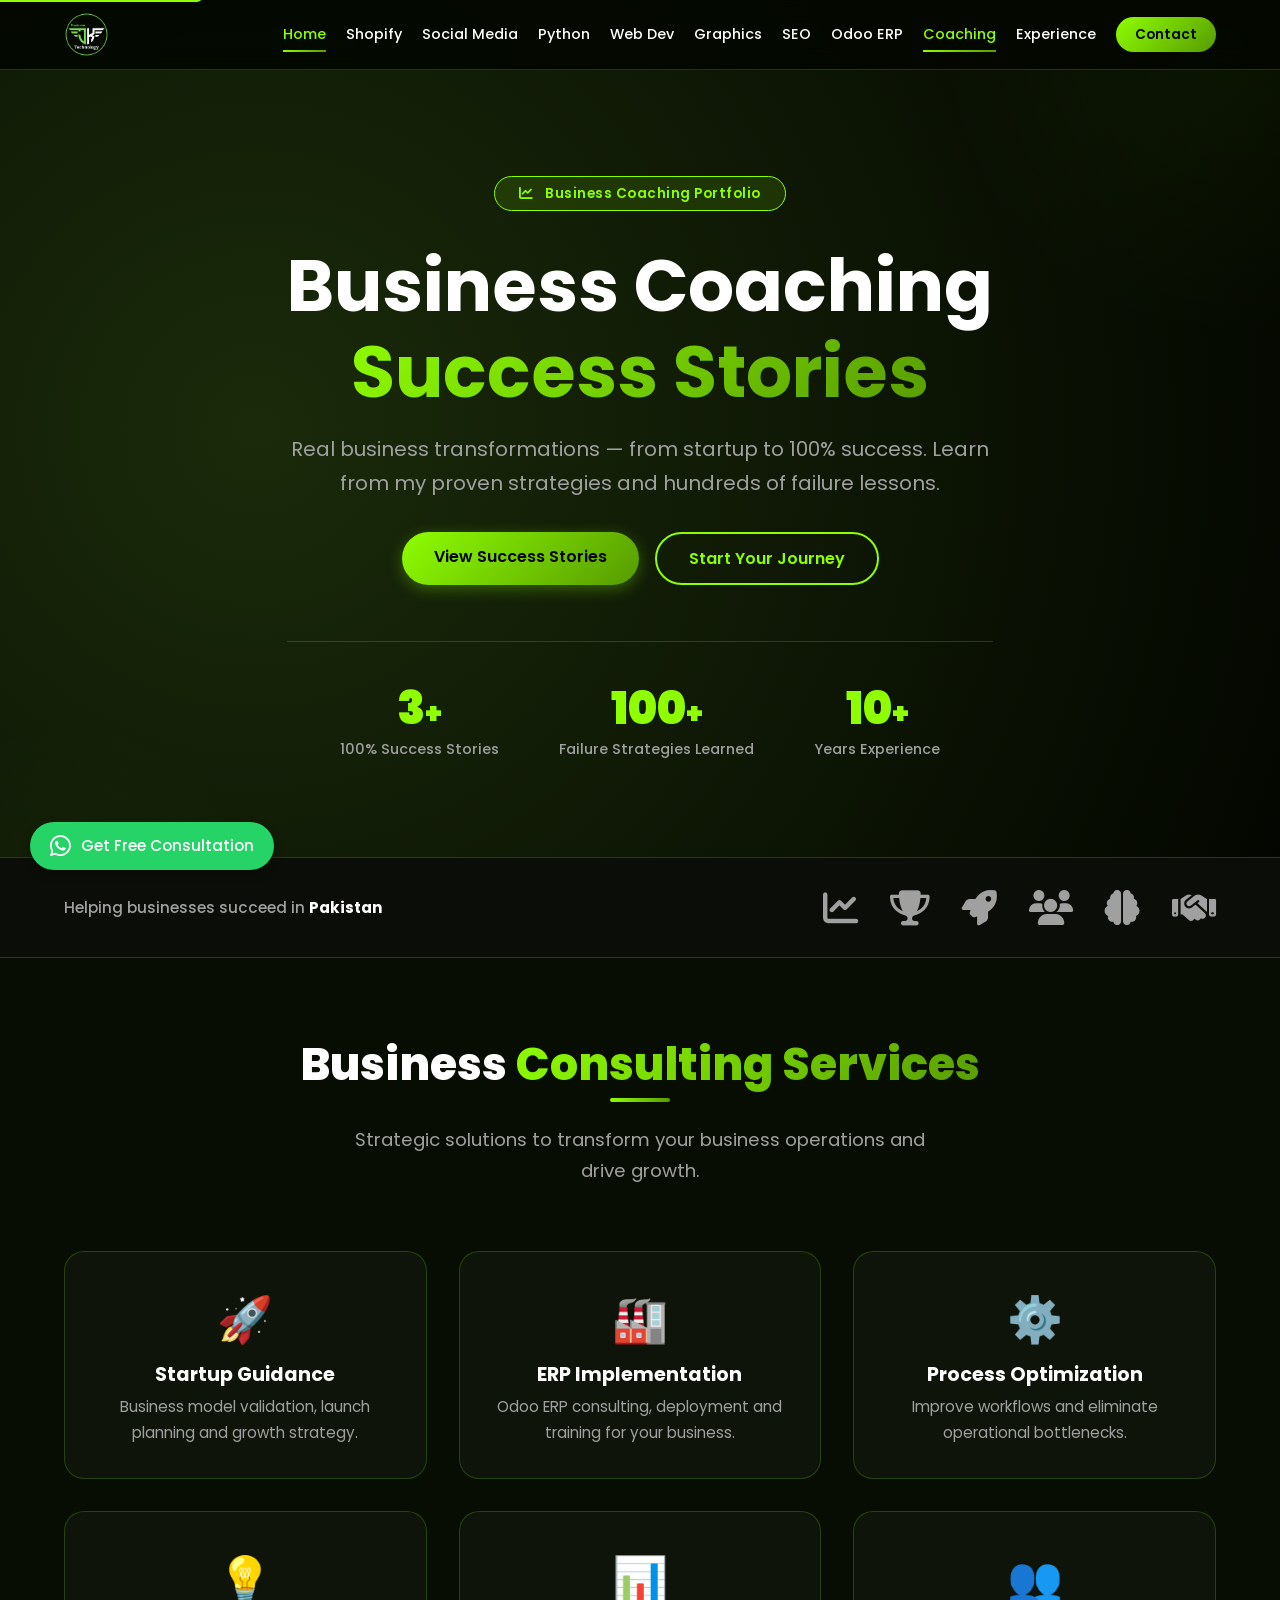
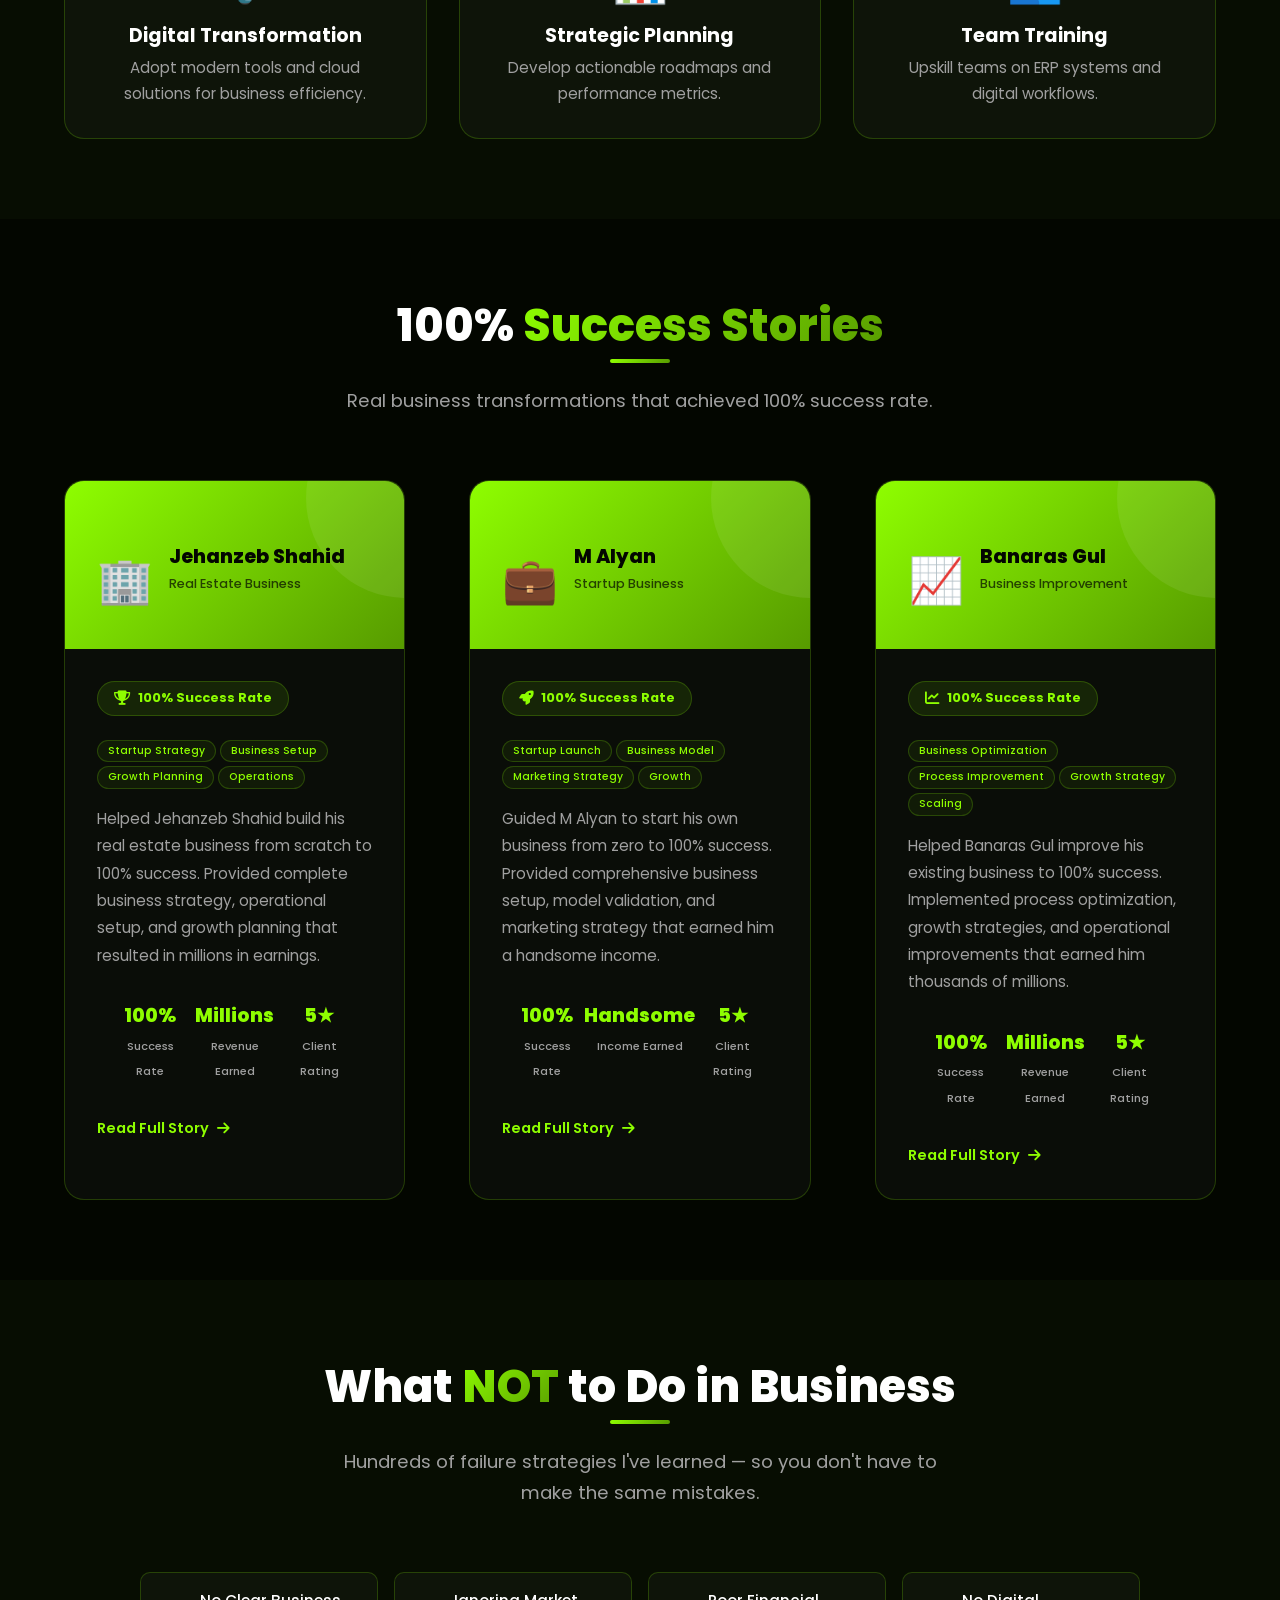
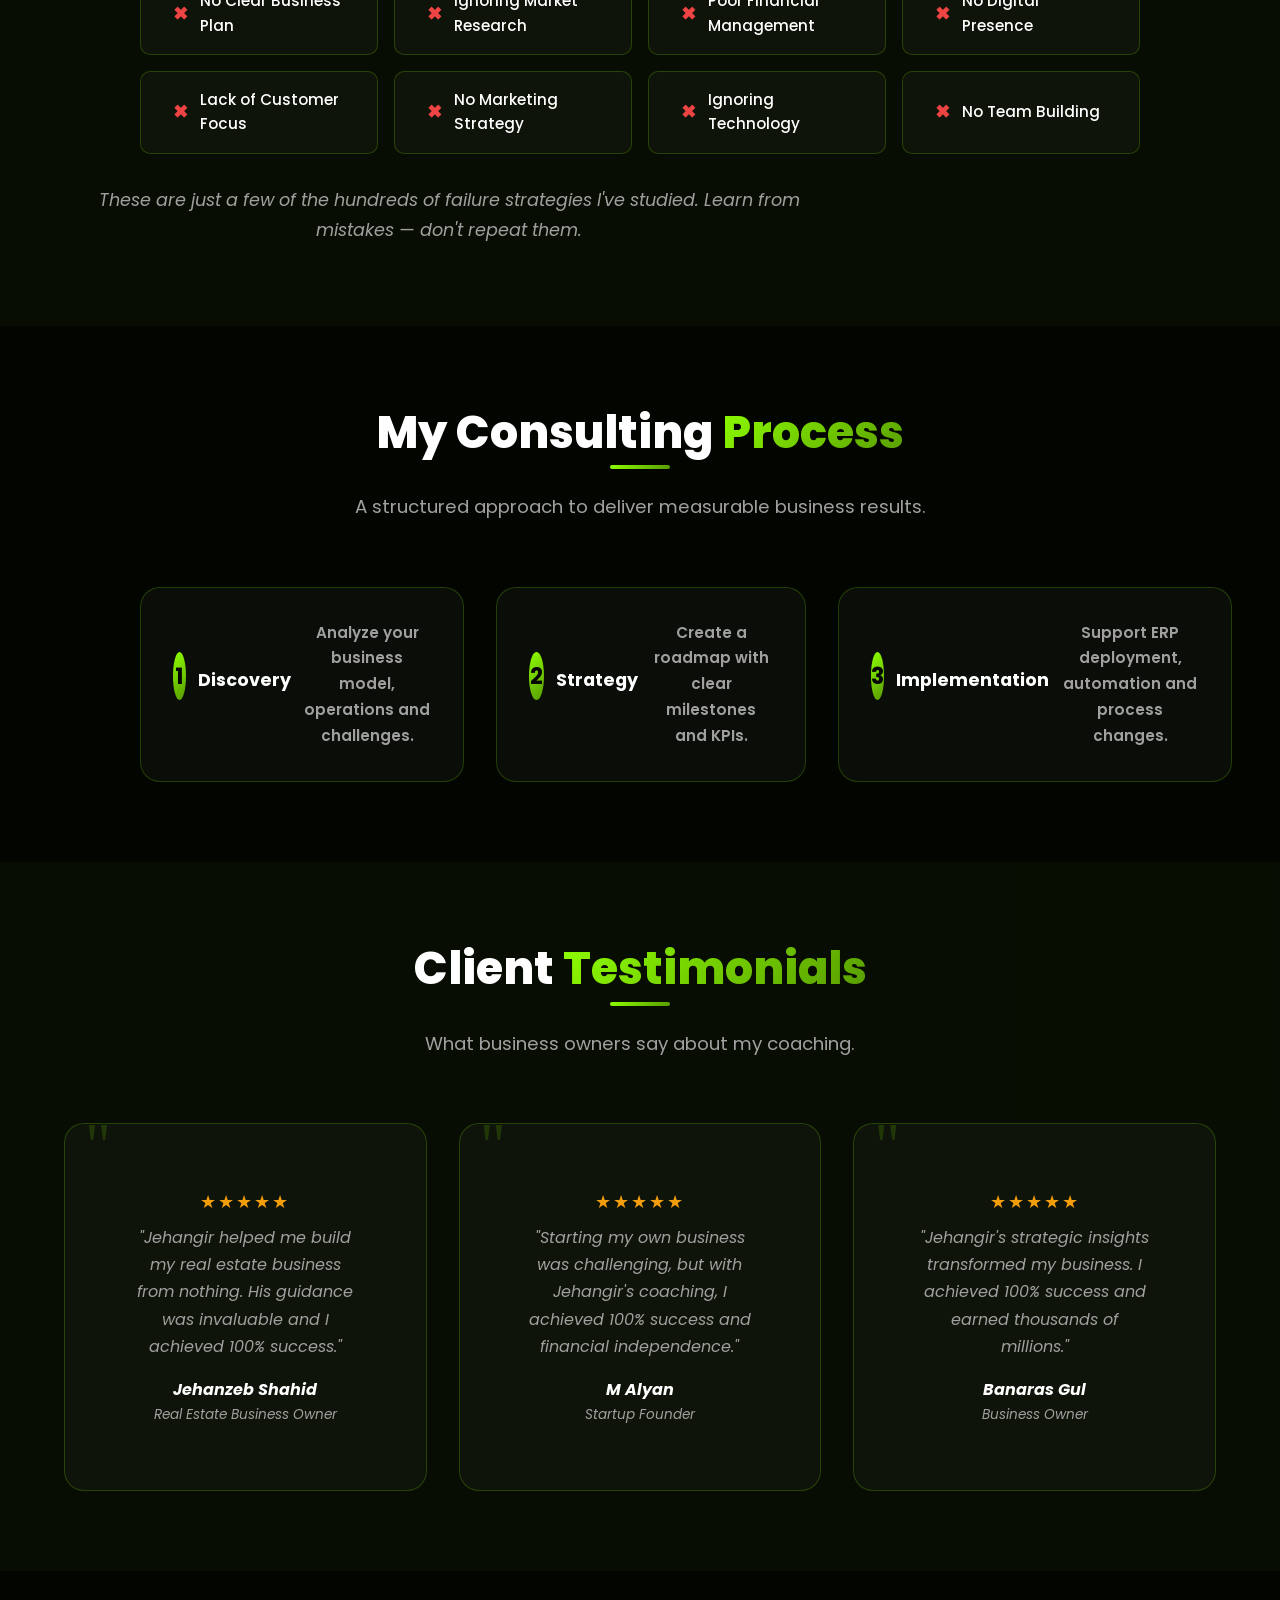
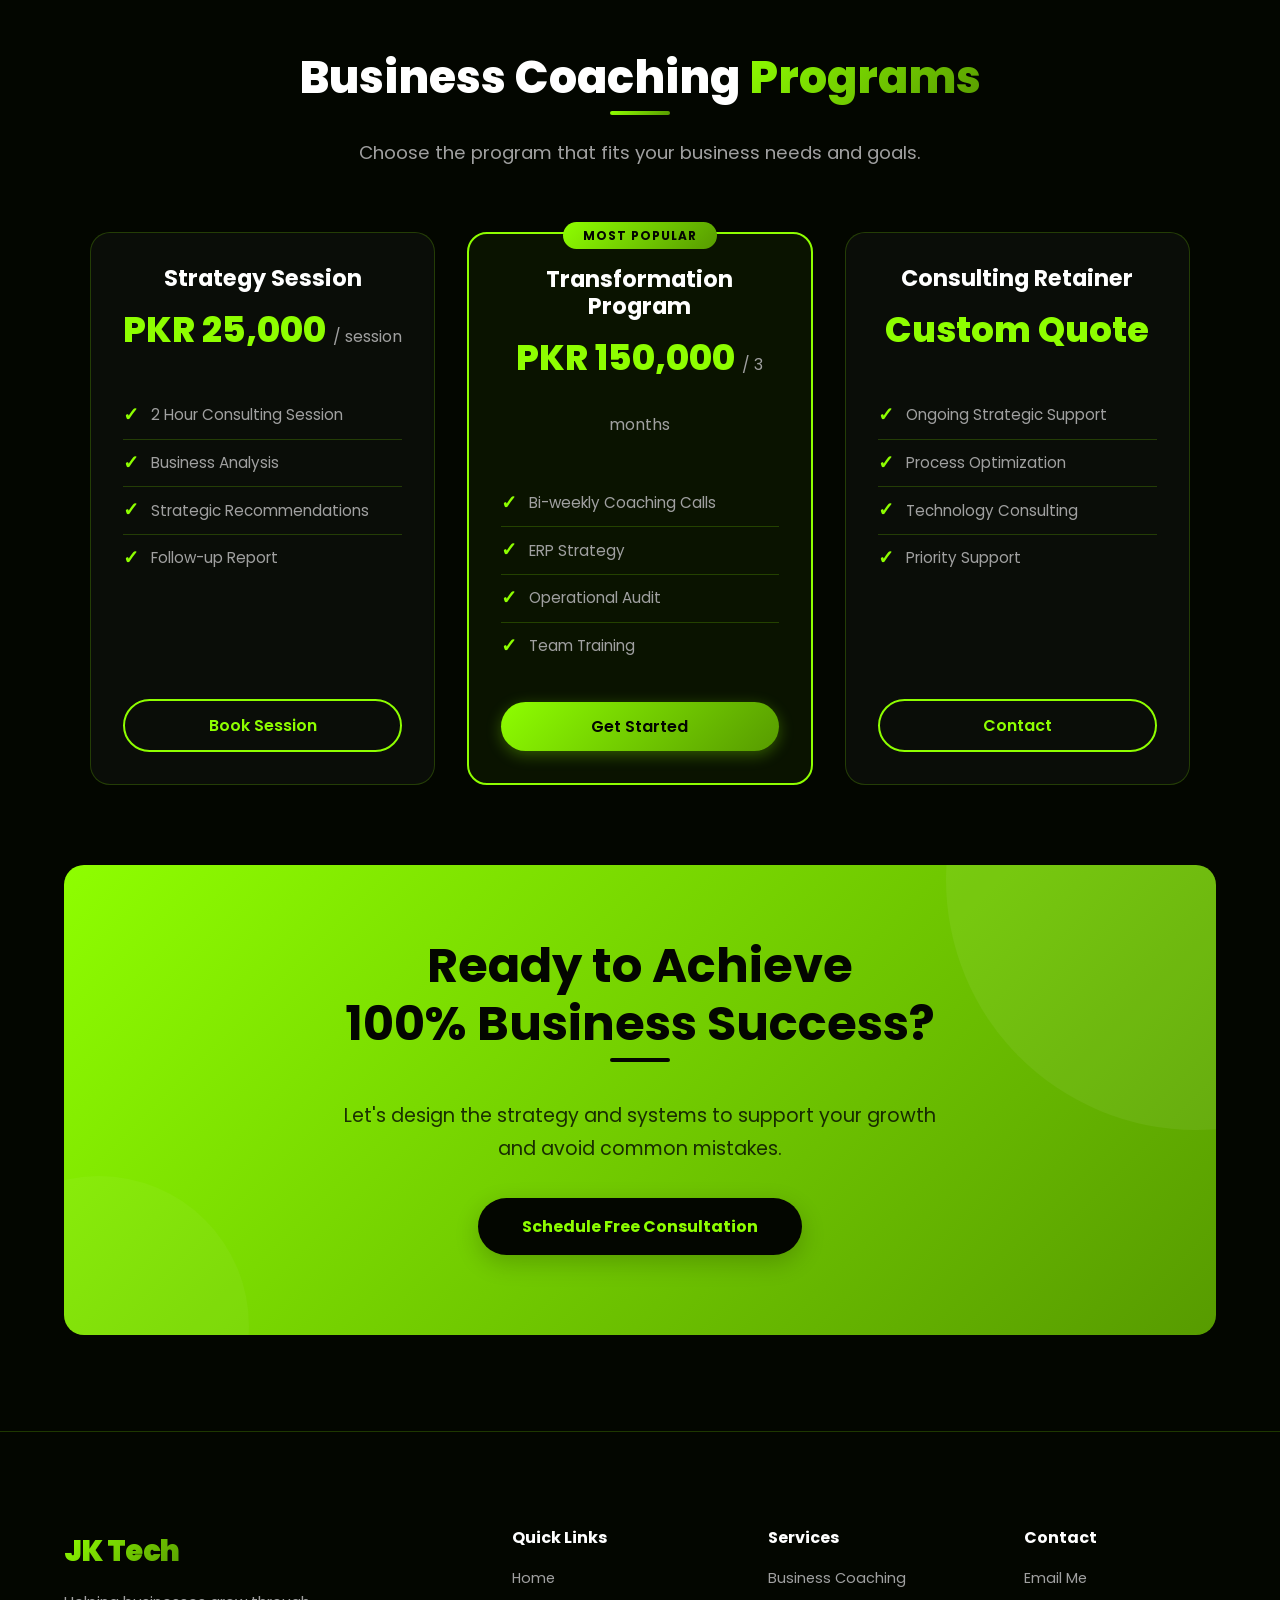
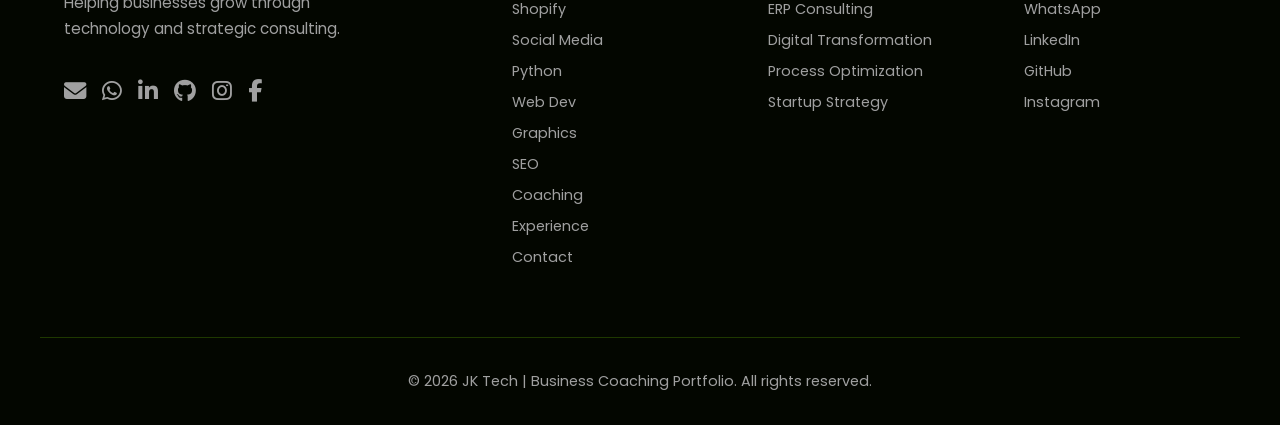
<file: business-coaching.html>
<!DOCTYPE html>
<html lang="en">

<head>
    <meta charset="UTF-8">
    <meta name="viewport" content="width=device-width, initial-scale=1.0">

    <!-- Primary Meta Tags -->
    <title>Business Coaching Portfolio | JK Tech – Success Stories & Growth Strategy</title>
    <meta name="description" content="Real business coaching success stories: Helped Jehanzeb Shahid, M Alyan, and Banaras Gul achieve 100% business success. Learn from hundreds of failure strategies too.">
    <meta name="keywords" content="business coaching portfolio, business success stories, startup coaching, real estate business coach, Pakistan business coach">
    <meta name="author" content="Jehangir Khan">
    <meta name="robots" content="index, follow">
    <meta name="theme-color" content="#030600">

    <!-- Canonical -->
    <link rel="canonical" href="https://www.jktech.pk/business-coaching.html">

    <!-- Open Graph -->
    <meta property="og:title" content="Business Coaching Portfolio | JK Tech – Success Stories & Growth Strategy">
    <meta property="og:description" content="Real business coaching success stories: Helped Jehanzeb Shahid, M Alyan, and Banaras Gul achieve 100% business success.">
    <meta property="og:image" content="https://www.jktech.pk/images/og-coaching.jpg">
    <meta property="og:type" content="website">
    <meta property="og:url" content="https://www.jktech.pk/business-coaching.html">
    <meta property="og:site_name" content="JK Tech">

    <!-- Twitter -->
    <meta property="twitter:card" content="summary_large_image">
    <meta property="twitter:url" content="https://www.jktech.pk/business-coaching.html">
    <meta property="twitter:title" content="Business Coaching Portfolio | JK Tech – Success Stories & Growth Strategy">
    <meta property="twitter:description" content="Real business coaching success stories: Helped Jehanzeb Shahid, M Alyan, and Banaras Gul achieve 100% business success.">
    <meta property="twitter:image" content="https://www.jktech.pk/images/og-coaching.jpg">

    <!-- Favicon -->
    <link rel="icon" type="image/png" sizes="32x32" href="/favicon-32x32.png">
    <link rel="icon" type="image/png" sizes="16x16" href="/favicon-16x16.png">
    <link rel="apple-touch-icon" href="/apple-touch-icon.png">
    <link rel="manifest" href="/manifest.json">

    <!-- Fonts & Icons -->
    <link rel="preconnect" href="https://fonts.googleapis.com">
    <link rel="preconnect" href="https://fonts.gstatic.com" crossorigin>
    <link href="https://fonts.googleapis.com/css2?family=Poppins:wght@400;500;600;700;800;900&display=swap" rel="stylesheet">
    <link rel="stylesheet" href="https://cdnjs.cloudflare.com/ajax/libs/font-awesome/6.5.0/css/all.min.css">

    <!-- Main Stylesheet -->
    <link rel="stylesheet" href="css/style.css">

    <style>
        /* ============================================
           BUSINESS COACHING PORTFOLIO - ADVANCED STYLES
           ============================================ */

        /* ===== HERO ===== */
        .page-hero {
            position: relative;
            overflow: hidden;
        }
        .page-hero .hero-content {
            max-width: 900px;
            margin: 0 auto;
            padding: var(--space-xl) var(--space-md);
            text-align: center;
            position: relative;
            z-index: 2;
        }
        .page-hero .hero-content h1 {
            font-size: clamp(2.8rem, 6vw, 4.5rem);
            margin-bottom: var(--space-sm);
        }
        .page-hero .hero-content .hero-subtitle {
            max-width: 700px;
            margin: var(--space-sm) auto var(--space-md);
            font-size: 1.25rem;
            color: var(--text-dim);
        }
        
        .hero-badge {
            display: inline-block;
            background: rgba(142, 254, 0, 0.12);
            border: 1px solid var(--primary);
            border-radius: var(--radius-full);
            padding: 0.35rem 1.5rem;
            font-size: 0.85rem;
            font-weight: 600;
            color: var(--primary);
            margin-bottom: var(--space-md);
            letter-spacing: 0.5px;
        }
        .hero-badge i {
            margin-right: 8px;
        }
        
        .hero-stats {
            display: flex;
            justify-content: center;
            gap: 60px;
            margin-top: 56px;
            padding-top: 40px;
            border-top: 1px solid var(--border-light);
            flex-wrap: wrap;
        }
        .hero-stats .stat {
            display: flex;
            flex-direction: column;
            align-items: center;
        }
        .hero-stats .stat-number {
            font-size: 2.8rem;
            font-weight: 900;
            color: var(--primary);
            line-height: 1.2;
        }
        .hero-stats .stat-number .plus {
            font-size: 1.8rem;
        }
        .hero-stats .stat-label {
            font-size: 0.9rem;
            color: var(--text-dim);
            font-weight: 500;
            margin-top: 2px;
        }

        .hero-actions {
            display: flex;
            gap: var(--space-sm);
            justify-content: center;
            flex-wrap: wrap;
        }

        /* ===== TRUST BAR ===== */
        .trust-bar {
            background: var(--bg-card);
            padding: var(--space-md) 0;
            border-top: 1px solid var(--border-light);
            border-bottom: 1px solid var(--border-light);
        }
        .trust-bar .container {
            display: flex;
            justify-content: space-between;
            align-items: center;
            flex-wrap: wrap;
            gap: var(--space-md);
        }
        .trust-bar p {
            color: var(--text-dim);
            font-weight: 500;
            font-size: 0.95rem;
            margin: 0;
        }
        .trust-bar p strong {
            color: var(--text-light);
        }
        .trust-icons {
            display: flex;
            gap: 32px;
            font-size: 2.2rem;
            color: var(--text-dim);
        }
        .trust-icons i {
            transition: all var(--transition-base);
            cursor: default;
        }
        .trust-icons i:hover {
            color: var(--primary);
            transform: scale(1.15) translateY(-3px);
        }

        /* ===== SERVICES ===== */
        .services-grid {
            display: grid;
            grid-template-columns: repeat(3, 1fr);
            gap: var(--space-md);
        }
        .service-card {
            background: var(--bg-card);
            padding: var(--space-md);
            border-radius: var(--radius-lg);
            border: 1px solid var(--border-light);
            transition: all var(--transition-base);
            position: relative;
            overflow: hidden;
            text-align: center;
        }
        .service-card::before {
            content: '';
            position: absolute;
            top: 0;
            left: 0;
            right: 0;
            height: 4px;
            background: var(--primary-gradient);
            transform: scaleX(0);
            transition: transform var(--transition-base);
        }
        .service-card:hover::before {
            transform: scaleX(1);
        }
        .service-card:hover {
            transform: translateY(-8px);
            box-shadow: var(--shadow-card-hover);
            border-color: var(--border-medium);
        }
        .service-card .card-icon {
            font-size: 2.8rem;
            margin-bottom: var(--space-xs);
            display: inline-block;
        }
        .service-card h3 {
            font-size: 1.2rem;
            margin-bottom: var(--space-xs);
            font-weight: 700;
            color: var(--text-light);
        }
        .service-card p {
            font-size: 0.95rem;
            margin: 0;
            color: var(--text-dim);
        }

        /* ===== EXPERTISE ===== */
        .expertise-grid {
            display: grid;
            grid-template-columns: repeat(4, 1fr);
            gap: var(--space-sm);
            max-width: 1000px;
            margin: 0 auto;
        }
        .expertise-item {
            background: var(--bg-card);
            padding: var(--space-sm) var(--space-md);
            border-radius: var(--radius-md);
            border: 1px solid var(--border-light);
            font-weight: 500;
            display: flex;
            align-items: center;
            gap: 12px;
            transition: all var(--transition-base);
            color: var(--text-light);
            font-size: 0.95rem;
        }
        .expertise-item:hover {
            transform: translateY(-4px) scale(1.02);
            box-shadow: var(--shadow-glow);
            border-color: var(--primary);
        }
        .expertise-item .icon {
            color: var(--primary);
            font-weight: 700;
            flex-shrink: 0;
            font-size: 1.1rem;
        }

        /* ===== PROCESS ===== */
        .process-grid {
            display: grid;
            grid-template-columns: repeat(4, 1fr);
            gap: var(--space-md);
            max-width: 1000px;
            margin: 0 auto;
        }
        .process-step {
            background: var(--bg-card);
            padding: var(--space-md);
            border-radius: var(--radius-lg);
            border: 1px solid var(--border-light);
            text-align: center;
            transition: all var(--transition-base);
        }
        .process-step:hover {
            transform: translateY(-6px);
            box-shadow: var(--shadow-card-hover);
            border-color: var(--border-medium);
        }
        .process-step .step-number {
            display: inline-block;
            width: 48px;
            height: 48px;
            background: var(--primary-gradient);
            color: var(--bg-dark);
            font-weight: 700;
            font-size: 1.4rem;
            line-height: 48px;
            border-radius: 50%;
            margin-bottom: var(--space-sm);
        }
        .process-step h3 {
            font-size: 1.1rem;
            margin-bottom: var(--space-xs);
            font-weight: 700;
            color: var(--text-light);
        }
        .process-step p {
            font-size: 0.95rem;
            margin: 0;
            color: var(--text-dim);
        }

        /* ===== SUCCESS STORIES ===== */
        .stories-grid {
            display: grid;
            grid-template-columns: repeat(3, 1fr);
            gap: var(--space-lg);
        }
        .story-card {
            background: var(--bg-card);
            border-radius: var(--radius-lg);
            overflow: hidden;
            border: 1px solid var(--border-light);
            transition: all var(--transition-slow);
            position: relative;
        }
        .story-card::after {
            content: '';
            position: absolute;
            inset: 0;
            border-radius: var(--radius-lg);
            border: 2px solid transparent;
            transition: border-color var(--transition-slow);
            pointer-events: none;
        }
        .story-card:hover::after {
            border-color: var(--primary);
        }
        .story-card:hover {
            transform: translateY(-12px);
            box-shadow: var(--shadow-card-hover);
        }
        
        .story-card .story-header {
            background: var(--primary-gradient);
            padding: var(--space-lg) var(--space-md) var(--space-md);
            position: relative;
            overflow: hidden;
            min-height: 120px;
            display: flex;
            align-items: flex-start;
            gap: var(--space-sm);
        }
        .story-card .story-header::before {
            content: '';
            position: absolute;
            top: -50%;
            right: -30%;
            width: 200px;
            height: 200px;
            background: rgba(255,255,255,0.08);
            border-radius: 50%;
        }
        .story-card .story-header .icon {
            font-size: 2.8rem;
            color: var(--bg-dark);
            flex-shrink: 0;
            position: relative;
            z-index: 2;
        }
        .story-card .story-header .header-content {
            position: relative;
            z-index: 2;
        }
        .story-card .story-header h3 {
            font-size: 1.2rem;
            font-weight: 800;
            color: var(--bg-dark);
            margin: 0;
            line-height: 1.3;
        }
        .story-card .story-header .industry {
            font-size: 0.8rem;
            color: rgba(3, 6, 0, 0.7);
            font-weight: 500;
            margin-top: 2px;
        }
        
        .story-card .story-body {
            padding: var(--space-md);
        }
        .story-card .story-body .result-badge {
            display: inline-flex;
            align-items: center;
            gap: 8px;
            background: rgba(142, 254, 0, 0.1);
            color: var(--primary);
            padding: 6px 16px;
            border-radius: var(--radius-full);
            font-size: 0.8rem;
            font-weight: 700;
            border: 1px solid var(--border-light);
            margin-bottom: var(--space-sm);
        }
        .story-card .story-body .result-badge i {
            font-size: 0.9rem;
        }
        .story-card .story-body .services-list {
            display: flex;
            flex-wrap: wrap;
            gap: 4px;
            margin: var(--space-xs) 0 var(--space-sm);
        }
        .story-card .story-body .services-list span {
            background: rgba(142, 254, 0, 0.06);
            padding: 2px 10px;
            border-radius: var(--radius-full);
            font-size: 0.65rem;
            font-weight: 500;
            color: var(--text-muted);
            border: 1px solid var(--border-light);
        }
        .story-card .story-body p {
            font-size: 0.95rem;
            color: var(--text-dim);
            margin: 0 0 var(--space-sm);
            line-height: 1.8;
        }
        .story-card .story-body .story-metrics {
            display: grid;
            grid-template-columns: 1fr 1fr 1fr;
            gap: var(--space-xs);
            margin: var(--space-sm) 0;
            padding: var(--space-sm);
            background: var(--bg);
            border-radius: var(--radius-sm);
        }
        .story-card .story-body .story-metrics .metric {
            text-align: center;
        }
        .story-card .story-body .story-metrics .metric .value {
            display: block;
            font-size: 1.2rem;
            font-weight: 800;
            color: var(--primary);
        }
        .story-card .story-body .story-metrics .metric .label {
            font-size: 0.7rem;
            color: var(--text-dim);
            font-weight: 500;
        }
        .story-card .story-body .btn-link {
            color: var(--primary);
            font-weight: 600;
            display: inline-flex;
            align-items: center;
            gap: 8px;
            transition: all var(--transition-base);
            font-size: 0.9rem;
        }
        .story-card .story-body .btn-link i {
            transition: transform var(--transition-base);
        }
        .story-card .story-body .btn-link:hover {
            gap: 14px;
            color: var(--primary-light);
        }
        .story-card .story-body .btn-link:hover i {
            transform: translateX(6px);
        }

        /* ===== FAILURE STRATEGIES ===== */
        .failure-section {
            background: rgba(26, 42, 10, 0.2);
        }
        .failure-grid {
            display: grid;
            grid-template-columns: repeat(4, 1fr);
            gap: var(--space-sm);
            max-width: 1000px;
            margin: 0 auto;
        }
        .failure-item {
            background: var(--bg-card);
            padding: var(--space-sm) var(--space-md);
            border-radius: var(--radius-md);
            border: 1px solid var(--border-light);
            font-weight: 500;
            display: flex;
            align-items: center;
            gap: 12px;
            transition: all var(--transition-base);
            color: var(--text-light);
            font-size: 0.95rem;
        }
        .failure-item:hover {
            transform: translateY(-4px) scale(1.02);
            box-shadow: var(--shadow-glow);
            border-color: var(--primary);
        }
        .failure-item .icon {
            color: #ef4444;
            font-weight: 700;
            flex-shrink: 0;
            font-size: 1.1rem;
        }

        /* ===== TESTIMONIALS ===== */
        .testimonials-grid {
            display: grid;
            grid-template-columns: repeat(3, 1fr);
            gap: var(--space-md);
        }
        .testimonial-card {
            background: var(--bg-card);
            padding: var(--space-lg);
            border-radius: var(--radius-lg);
            border: 1px solid var(--border-light);
            text-align: center;
            transition: all var(--transition-base);
            position: relative;
        }
        .testimonial-card::before {
            content: '"';
            position: absolute;
            top: -10px;
            left: 20px;
            font-size: 4rem;
            color: var(--primary);
            opacity: 0.15;
            font-family: Georgia, serif;
            line-height: 1;
        }
        .testimonial-card:hover {
            transform: translateY(-8px);
            box-shadow: var(--shadow-card-hover);
            border-color: var(--border-medium);
        }
        .testimonial-card .stars {
            color: #f59e0b;
            font-size: 1.1rem;
            letter-spacing: 2px;
            margin-bottom: var(--space-xs);
        }
        .testimonial-card p {
            font-style: italic;
            font-size: 1rem;
            margin: var(--space-xs) 0 var(--space-sm);
            color: var(--text-dim);
            line-height: 1.7;
        }
        .testimonial-card .author {
            font-weight: 700;
            color: var(--text-light);
            margin: 0;
        }
        .testimonial-card .role {
            font-size: 0.85rem;
            color: var(--text-dim);
            margin: 0;
        }

        /* ===== PRICING ===== */
        .pricing-grid {
            display: grid;
            grid-template-columns: repeat(3, 1fr);
            gap: var(--space-md);
            align-items: stretch;
            max-width: 1100px;
            margin: 0 auto;
        }
        .pricing-card {
            background: var(--bg-card);
            padding: var(--space-md);
            border-radius: var(--radius-lg);
            border: 1px solid var(--border-light);
            text-align: center;
            transition: all var(--transition-base);
            display: flex;
            flex-direction: column;
        }
        .pricing-card:hover {
            transform: translateY(-8px);
            box-shadow: var(--shadow-card-hover);
            border-color: var(--border-medium);
        }
        .pricing-card.featured {
            border: 2px solid var(--primary);
            background: rgba(142, 254, 0, 0.05);
            transform: scale(1.02);
        }
        .pricing-card.featured:hover {
            transform: scale(1.02) translateY(-8px);
        }
        .pricing-card.featured::before {
            content: 'Most Popular';
            position: absolute;
            top: -12px;
            left: 50%;
            transform: translateX(-50%);
            background: var(--primary-gradient);
            color: var(--bg-dark);
            padding: 4px 20px;
            border-radius: var(--radius-full);
            font-size: 0.75rem;
            font-weight: 700;
            text-transform: uppercase;
            letter-spacing: 1px;
        }
        .pricing-card h3 {
            font-size: 1.4rem;
            font-weight: 700;
            margin-bottom: var(--space-xs);
            color: var(--text-light);
        }
        .pricing-card .price {
            font-size: 2.2rem;
            font-weight: 800;
            color: var(--primary);
            margin-bottom: var(--space-sm);
        }
        .pricing-card .price span {
            font-size: 1rem;
            font-weight: 400;
            color: var(--text-dim);
        }
        .pricing-card ul {
            text-align: left;
            margin: var(--space-sm) 0 var(--space-md);
            flex: 1;
        }
        .pricing-card ul li {
            padding: 0.5rem 0;
            display: flex;
            align-items: center;
            gap: 12px;
            color: var(--text-dim);
            border-bottom: 1px solid var(--border-light);
            font-size: 0.95rem;
        }
        .pricing-card ul li:last-child {
            border-bottom: none;
        }
        .pricing-card ul li::before {
            content: '✓';
            color: var(--primary);
            font-weight: 700;
            font-size: 1.2rem;
            flex-shrink: 0;
        }
        .pricing-card .btn {
            width: 100%;
            margin-top: auto;
        }

        /* ===== CTA ===== */
        .cta-section {
            background: var(--primary-gradient);
            color: var(--bg-dark);
            border-radius: var(--radius-lg);
            padding: 72px 56px;
            text-align: center;
            position: relative;
            overflow: hidden;
        }
        .cta-section::before {
            content: '';
            position: absolute;
            top: -50%;
            right: -20%;
            width: 500px;
            height: 500px;
            background: rgba(255,255,255,0.06);
            border-radius: 50%;
        }
        .cta-section::after {
            content: '';
            position: absolute;
            bottom: -30%;
            left: -10%;
            width: 300px;
            height: 300px;
            background: rgba(255,255,255,0.04);
            border-radius: 50%;
        }
        .cta-section h2 {
            color: var(--bg-dark);
            font-size: 3rem;
            position: relative;
            z-index: 2;
        }
        .cta-section h2::after {
            background: var(--bg-dark);
            left: 50%;
            transform: translateX(-50%);
        }
        .cta-section p {
            color: rgba(3, 6, 0, 0.8);
            max-width: 600px;
            margin: var(--space-sm) auto var(--space-md);
            font-size: 1.2rem;
            position: relative;
            z-index: 2;
        }
        .cta-section .btn {
            background: var(--bg-dark);
            color: var(--primary);
            box-shadow: 0 8px 24px rgba(0,0,0,0.2);
            position: relative;
            z-index: 2;
            font-weight: 700;
            padding: 16px 44px;
        }
        .cta-section .btn:hover {
            background: #0a1a00;
            color: var(--primary-light);
            box-shadow: 0 12px 36px rgba(0,0,0,0.3);
            transform: translateY(-3px);
        }

        /* ============================================
           HEADER & FOOTER
           ============================================ */
        header {
            position: fixed;
            top: 0;
            left: 0;
            right: 0;
            background: rgba(3, 6, 0, 0.85);
            backdrop-filter: blur(12px);
            -webkit-backdrop-filter: blur(12px);
            z-index: 1000;
            padding: 12px 0;
            border-bottom: 1px solid var(--border-light);
            transition: all var(--transition-base);
        }
        header.shrink {
            padding: 8px 0;
            background: rgba(3, 6, 0, 0.95);
        }
        .header-inner {
            display: flex;
            justify-content: space-between;
            align-items: center;
            max-width: 1200px;
            margin: 0 auto;
            padding: 0 24px;
        }
        .logo {
            font-size: 1.8rem;
            font-weight: 900;
            background: var(--primary-gradient);
            -webkit-background-clip: text;
            -webkit-text-fill-color: transparent;
            background-clip: text;
            letter-spacing: -0.5px;
            z-index: 1001;
        }
        nav {
            display: flex;
            align-items: center;
            gap: 20px;
        }
        nav a {
            color: var(--text-light);
            font-weight: 500;
            font-size: 0.9rem;
            padding: 4px 0;
            position: relative;
            transition: color var(--transition-base);
        }
        nav a::before {
            content: '';
            position: absolute;
            bottom: -2px;
            left: 0;
            width: 0;
            height: 2px;
            background: var(--primary-gradient);
            transition: width var(--transition-base);
        }
        nav a:hover {
            color: var(--primary);
        }
        nav a:hover::before,
        nav a[aria-current="page"]::before {
            width: 100%;
        }
        nav a[aria-current="page"] {
            color: var(--primary);
        }
        .nav-cta {
            background: var(--primary-gradient);
            color: var(--bg-dark) !important;
            padding: 0.4rem 1.2rem !important;
            border-radius: var(--radius-full);
            font-weight: 600;
            font-size: 0.85rem;
        }
        .nav-cta::before {
            display: none !important;
        }
        .nav-cta:hover {
            transform: translateY(-2px);
            box-shadow: var(--shadow-glow);
            color: var(--bg-dark) !important;
        }
        .menu-toggle {
            display: none;
            flex-direction: column;
            cursor: pointer;
            background: transparent;
            border: none;
            padding: 0.5rem;
            z-index: 1001;
        }
        .bar {
            width: 25px;
            height: 3px;
            background: var(--text-light);
            margin: 3px 0;
            border-radius: 2px;
            transition: all var(--transition-base);
        }
        .menu-toggle.active .bar:nth-child(1) {
            transform: rotate(45deg) translate(5px, 5px);
        }
        .menu-toggle.active .bar:nth-child(2) {
            opacity: 0;
            transform: translateX(-10px);
        }
        .menu-toggle.active .bar:nth-child(3) {
            transform: rotate(-45deg) translate(7px, -6px);
        }

        footer {
            background: var(--bg-dark);
            padding: var(--space-xl) 0 var(--space-md);
            border-top: 1px solid var(--border-light);
            margin-top: var(--space-xl);
        }
        .footer-grid {
            display: grid;
            grid-template-columns: 2fr 1fr 1fr 1fr;
            gap: var(--space-lg);
            max-width: 1200px;
            margin: 0 auto;
            padding: 0 24px;
        }
        .footer-brand .logo {
            font-size: 1.8rem;
            font-weight: 900;
            background: var(--primary-gradient);
            -webkit-background-clip: text;
            -webkit-text-fill-color: transparent;
            background-clip: text;
            display: inline-block;
        }
        .footer-brand p {
            color: var(--text-dim);
            max-width: 300px;
            margin: var(--space-sm) 0 var(--space-md);
            font-size: 0.95rem;
        }
        .footer-socials {
            display: flex;
            gap: var(--space-sm);
            font-size: 1.4rem;
        }
        .footer-socials a {
            color: var(--text-dim);
            transition: all var(--transition-base);
        }
        .footer-socials a:hover {
            color: var(--primary);
            transform: translateY(-3px);
        }
        .footer-col h4 {
            font-size: 1rem;
            font-weight: 700;
            color: var(--text-light);
            margin-bottom: var(--space-sm);
        }
        .footer-col a {
            display: block;
            color: var(--text-dim);
            padding: 4px 0;
            font-size: 0.9rem;
            transition: color var(--transition-base);
        }
        .footer-col a:hover {
            color: var(--primary);
        }
        .footer-bottom {
            border-top: 1px solid var(--border-light);
            margin-top: var(--space-lg);
            padding-top: var(--space-md);
            text-align: center;
            color: var(--text-dim);
            font-size: 0.9rem;
            max-width: 1200px;
            margin-left: auto;
            margin-right: auto;
            padding-left: 24px;
            padding-right: 24px;
        }

        .container {
            max-width: 1200px;
            margin: 0 auto;
            padding: 0 24px;
        }
        .section {
            padding: 80px 0;
        }
        .section-title {
            text-align: center;
            margin-bottom: var(--space-lg);
        }
        .section-title h2 {
            font-size: 2.8rem;
            font-weight: 800;
            display: inline-block;
            position: relative;
            margin-bottom: 16px;
        }
        .section-title h2 .highlight {
            background: var(--primary-gradient);
            -webkit-background-clip: text;
            -webkit-text-fill-color: transparent;
            background-clip: text;
        }
        .section-title h2::after {
            content: '';
            position: absolute;
            bottom: -10px;
            left: 50%;
            transform: translateX(-50%);
            width: 60px;
            height: 4px;
            background: var(--primary-gradient);
            border-radius: 2px;
        }
        .section-title p {
            max-width: 600px;
            margin: var(--space-sm) auto 0;
            color: var(--text-dim);
            font-size: 1.15rem;
        }

        .btn {
            display: inline-block;
            background: var(--primary-gradient);
            color: var(--bg-dark);
            font-weight: 600;
            padding: 0.75rem 2rem;
            border-radius: var(--radius-full);
            text-decoration: none;
            border: none;
            cursor: pointer;
            transition: all var(--transition-base);
            position: relative;
            overflow: hidden;
            z-index: 1;
            box-shadow: var(--shadow-glow);
            min-width: 180px;
            text-align: center;
            font-size: 1rem;
        }
        .btn::before {
            content: '';
            position: absolute;
            top: 0;
            left: -100%;
            width: 100%;
            height: 100%;
            background: linear-gradient(90deg, transparent, rgba(255,255,255,0.2), transparent);
            transition: left var(--transition-slow);
            z-index: -1;
        }
        .btn:hover {
            transform: translateY(-3px);
            box-shadow: var(--shadow-glow-hover);
            color: var(--bg-dark);
        }
        .btn:hover::before {
            left: 100%;
        }
        .btn-outline {
            background: transparent;
            color: var(--primary);
            border: 2px solid var(--primary);
            box-shadow: none;
        }
        .btn-outline:hover {
            background: var(--primary);
            color: var(--bg-dark);
            box-shadow: var(--shadow-glow);
        }

        /* ===== FLOATING ELEMENTS ===== */
        #back-to-top {
            position: fixed;
            bottom: 30px;
            right: 30px;
            width: 50px;
            height: 50px;
            background: var(--primary-gradient);
            color: var(--bg-dark);
            border: none;
            border-radius: 50%;
            font-size: 1.5rem;
            cursor: pointer;
            display: none;
            align-items: center;
            justify-content: center;
            z-index: 999;
            transition: all var(--transition-base);
            box-shadow: var(--shadow-glow);
        }
        #back-to-top:hover {
            transform: translateY(-5px) scale(1.05);
            box-shadow: var(--shadow-glow-hover);
        }
        #back-to-top.visible {
            display: flex;
        }
        .whatsapp-float {
            position: fixed;
            bottom: 30px;
            left: 30px;
            background: #25D366;
            color: white;
            border-radius: var(--radius-full);
            padding: 12px 20px;
            display: flex;
            align-items: center;
            gap: 10px;
            text-decoration: none;
            font-weight: 500;
            z-index: 999;
            box-shadow: 0 4px 10px rgba(0,0,0,0.3);
            transition: all var(--transition-base);
            border: none;
            cursor: pointer;
            font-family: inherit;
            font-size: 0.95rem;
        }
        .whatsapp-float:hover {
            transform: scale(1.05) translateY(-3px);
            box-shadow: 0 8px 20px rgba(37,211,102,0.4);
        }
        .whatsapp-float i {
            font-size: 1.5rem;
        }
        #progress-bar {
            position: fixed;
            top: 0;
            left: 0;
            height: 4px;
            background: var(--primary-gradient);
            z-index: 9999;
            width: 0%;
            transition: width 0.1s;
        }
        .skip-link {
            position: absolute;
            top: -40px;
            left: 0;
            background: var(--primary);
            color: var(--bg-dark);
            padding: 8px 16px;
            z-index: 1001;
            text-decoration: none;
            border-radius: 0 0 var(--radius-sm) 0;
            transition: top var(--transition-base);
            font-weight: 600;
        }
        .skip-link:focus {
            top: 0;
        }

        /* ===== ANIMATIONS ===== */
        .fade-up {
            opacity: 0;
            transform: translateY(40px);
            transition: all 0.8s cubic-bezier(0.25, 0.46, 0.45, 0.94);
        }
        .fade-up.visible {
            opacity: 1;
            transform: translateY(0);
        }
        .scale-in {
            opacity: 0;
            transform: scale(0.92);
            transition: all 0.6s cubic-bezier(0.25, 0.46, 0.45, 0.94);
        }
        .scale-in.visible {
            opacity: 1;
            transform: scale(1);
        }

        /* ===== RESPONSIVE ===== */
        @media (max-width: 1024px) {
            .stories-grid {
                grid-template-columns: repeat(2, 1fr);
                gap: var(--space-md);
            }
            .services-grid {
                grid-template-columns: repeat(2, 1fr);
            }
            .expertise-grid {
                grid-template-columns: repeat(2, 1fr);
            }
            .process-grid {
                grid-template-columns: repeat(2, 1fr);
            }
            .testimonials-grid {
                grid-template-columns: repeat(2, 1fr);
            }
            .pricing-grid {
                grid-template-columns: repeat(2, 1fr);
            }
            .failure-grid {
                grid-template-columns: repeat(2, 1fr);
            }
            .hero-stats {
                gap: 32px;
            }
            .hero-stats .stat-number {
                font-size: 2.2rem;
            }
            .trust-bar .container {
                justify-content: center;
                text-align: center;
            }
            .footer-grid {
                grid-template-columns: 1fr 1fr;
                gap: var(--space-md);
            }
        }

        @media (max-width: 768px) {
            body {
                padding-top: 70px;
            }
            .menu-toggle {
                display: flex;
            }
            nav {
                position: fixed;
                top: 0;
                right: -100%;
                width: 75%;
                max-width: 320px;
                height: 100vh;
                background: var(--bg-dark);
                flex-direction: column;
                padding: 5rem 2rem 2rem;
                transition: right var(--transition-base);
                box-shadow: -5px 0 30px rgba(0,0,0,0.5);
                z-index: 1000;
                border-left: 1px solid var(--border-light);
                gap: var(--space-sm);
                overflow-y: auto;
                align-items: flex-start;
            }
            nav.active {
                right: 0;
            }
            nav a {
                font-size: 1.1rem;
                padding: 0.5rem 0;
            }
            .nav-cta {
                margin-top: var(--space-xs);
            }
            body.no-scroll {
                overflow: hidden;
            }

            .page-hero .hero-content {
                padding: var(--space-lg) var(--space-sm);
            }
            .page-hero .hero-content h1 {
                font-size: 2.2rem;
            }
            .page-hero .hero-content .hero-subtitle {
                font-size: 1rem;
            }
            .stories-grid {
                grid-template-columns: 1fr;
                gap: var(--space-md);
            }
            .services-grid {
                grid-template-columns: 1fr;
            }
            .expertise-grid {
                grid-template-columns: 1fr 1fr;
            }
            .process-grid {
                grid-template-columns: 1fr;
            }
            .testimonials-grid {
                grid-template-columns: 1fr;
            }
            .pricing-grid {
                grid-template-columns: 1fr;
                max-width: 400px;
            }
            .pricing-card.featured {
                transform: scale(1);
            }
            .pricing-card.featured:hover {
                transform: translateY(-8px);
            }
            .failure-grid {
                grid-template-columns: 1fr 1fr;
            }
            .hero-stats {
                gap: 20px;
                margin-top: 32px;
                padding-top: 24px;
            }
            .hero-stats .stat-number {
                font-size: 1.8rem;
            }
            .story-card .story-header {
                padding: var(--space-md);
                min-height: 100px;
            }
            .story-card .story-header .icon {
                font-size: 2.2rem;
            }
            .story-card .story-header h3 {
                font-size: 1rem;
            }
            .story-card .story-body .story-metrics {
                grid-template-columns: 1fr 1fr 1fr;
                gap: 4px;
            }
            .cta-section {
                padding: 48px 24px;
            }
            .cta-section h2 {
                font-size: 2rem;
            }
            .cta-section p {
                font-size: 1rem;
            }
            .trust-icons {
                gap: 20px;
                font-size: 1.6rem;
            }
            .footer-grid {
                grid-template-columns: 1fr;
                gap: var(--space-md);
                text-align: center;
            }
            .footer-brand p {
                margin: var(--space-sm) auto;
            }
            .footer-socials {
                justify-content: center;
            }
            .whatsapp-float span {
                display: none;
            }
            .whatsapp-float {
                border-radius: 50%;
                padding: 14px;
            }
            #back-to-top {
                width: 44px;
                height: 44px;
                font-size: 1.2rem;
            }
        }

        @media (max-width: 480px) {
            .expertise-grid {
                grid-template-columns: 1fr;
            }
            .failure-grid {
                grid-template-columns: 1fr;
            }
            .hero-stats {
                gap: 16px;
            }
            .hero-stats .stat-number {
                font-size: 1.5rem;
            }
            .hero-stats .stat-label {
                font-size: 0.75rem;
            }
            .story-card .story-body .story-metrics {
                grid-template-columns: 1fr;
                gap: 8px;
            }
            .story-card .story-body .story-metrics .metric {
                display: flex;
                justify-content: space-between;
                padding: 4px 0;
                border-bottom: 1px solid var(--border-light);
            }
            .story-card .story-body .story-metrics .metric:last-child {
                border-bottom: none;
            }
            .cta-section .btn {
                padding: 14px 28px;
                font-size: 0.95rem;
                width: 100%;
            }
            .logo {
                font-size: 1.4rem;
            }
            .section-title h2 {
                font-size: 2rem;
            }
        }
    </style>
</head>

<body>

    <!-- Progress Bar -->
    <div id="progress-bar" role="progressbar" aria-label="Scroll progress"></div>

    <!-- Skip Link -->
    <a href="#main-content" class="skip-link">Skip to main content</a>

    <!-- HEADER -->
    <header id="main-header">
        <div class="header-inner">
            <a href="index.html" class="logo">
                <img src="images/jk-logo.png" alt="JK Tech Logo" height="70">
            </a>
            <nav aria-label="Main navigation" id="main-nav">
    <a href="index.html" aria-current="page">Home</a>
    <a href="shopify.html">Shopify</a>
    <a href="social-media.html">Social Media</a>
    <a href="python.html">Python</a>
    <a href="web-dev.html">Web Dev</a>
    <a href="graphics.html">Graphics</a>
    <a href="seo.html">SEO</a>
    <a href="odoo.html">Odoo ERP</a>
    <a href="business-coaching.html"aria-current="page">Coaching</a>
    <a href="experience.html">Experience</a>
    <a href="contact.html" class="nav-cta">Contact</a>
</nav>
            <button class="menu-toggle" id="mobile-menu" aria-label="Toggle menu" aria-expanded="false">
                <span class="bar"></span>
                <span class="bar"></span>
                <span class="bar"></span>
            </button>
        </div>
    </header>

    <main id="main-content">

        <!-- HERO -->
        <section class="page-hero hero">
            <div class="hero-content">
                <div class="hero-badge">
                    <i class="fas fa-chart-line"></i> Business Coaching Portfolio
                </div>
                <h1>Business Coaching <br><span class="highlight">Success Stories</span></h1>
                <p class="hero-subtitle">
                    Real business transformations — from startup to 100% success. 
                    Learn from my proven strategies and hundreds of failure lessons.
                </p>
                <div class="hero-actions">
                    <a href="#stories" class="btn">View Success Stories</a>
                    <a href="contact.html" class="btn btn-outline">Start Your Journey</a>
                </div>
                <div class="hero-stats">
                    <div class="stat">
                        <span class="stat-number">3<span class="plus">+</span></span>
                        <span class="stat-label">100% Success Stories</span>
                    </div>
                    <div class="stat">
                        <span class="stat-number">100<span class="plus">+</span></span>
                        <span class="stat-label">Failure Strategies Learned</span>
                    </div>
                    <div class="stat">
                        <span class="stat-number">10<span class="plus">+</span></span>
                        <span class="stat-label">Years Experience</span>
                    </div>
                </div>
            </div>
        </section>

        <!-- TRUST BAR -->
        <section class="trust-bar" aria-label="Trust indicators">
            <div class="container">
                <p>Helping businesses succeed in <strong>Pakistan</strong></p>
                <div class="trust-icons">
                    <i class="fas fa-chart-line" title="Growth"></i>
                    <i class="fas fa-trophy" title="Success"></i>
                    <i class="fas fa-rocket" title="Scale"></i>
                    <i class="fas fa-users" title="Clients"></i>
                    <i class="fas fa-brain" title="Strategy"></i>
                    <i class="fas fa-handshake" title="Partnership"></i>
                </div>
            </div>
        </section>

        <!-- SERVICES -->
        <section class="section" style="background: rgba(26, 42, 10, 0.2);" aria-labelledby="services-heading">
            <div class="container">
                <div class="section-title">
                    <h2 id="services-heading">Business <span class="highlight">Consulting Services</span></h2>
                    <p>Strategic solutions to transform your business operations and drive growth.</p>
                </div>
                <div class="services-grid">
                    <div class="service-card fade-up">
                        <div class="card-icon">🚀</div>
                        <h3>Startup Guidance</h3>
                        <p>Business model validation, launch planning and growth strategy.</p>
                    </div>
                    <div class="service-card fade-up">
                        <div class="card-icon">🏭</div>
                        <h3>ERP Implementation</h3>
                        <p>Odoo ERP consulting, deployment and training for your business.</p>
                    </div>
                    <div class="service-card fade-up">
                        <div class="card-icon">⚙️</div>
                        <h3>Process Optimization</h3>
                        <p>Improve workflows and eliminate operational bottlenecks.</p>
                    </div>
                    <div class="service-card fade-up">
                        <div class="card-icon">💡</div>
                        <h3>Digital Transformation</h3>
                        <p>Adopt modern tools and cloud solutions for business efficiency.</p>
                    </div>
                    <div class="service-card fade-up">
                        <div class="card-icon">📊</div>
                        <h3>Strategic Planning</h3>
                        <p>Develop actionable roadmaps and performance metrics.</p>
                    </div>
                    <div class="service-card fade-up">
                        <div class="card-icon">👥</div>
                        <h3>Team Training</h3>
                        <p>Upskill teams on ERP systems and digital workflows.</p>
                    </div>
                </div>
            </div>
        </section>

        <!-- SUCCESS STORIES -->
        <section class="section" id="stories" aria-labelledby="stories-heading">
            <div class="container">
                <div class="section-title">
                    <h2 id="stories-heading">100% <span class="highlight">Success Stories</span></h2>
                    <p>Real business transformations that achieved 100% success rate.</p>
                </div>
                <div class="stories-grid">
                    <!-- Story 1 - Jehanzeb Shahid -->
                    <div class="story-card fade-up">
                        <div class="story-header">
                            <span class="icon">🏢</span>
                            <div class="header-content">
                                <h3>Jehanzeb Shahid</h3>
                                <span class="industry">Real Estate Business</span>
                            </div>
                        </div>
                        <div class="story-body">
                            <div class="result-badge">
                                <i class="fas fa-trophy"></i> 100% Success Rate
                            </div>
                            <div class="services-list">
                                <span>Startup Strategy</span>
                                <span>Business Setup</span>
                                <span>Growth Planning</span>
                                <span>Operations</span>
                            </div>
                            <p>Helped Jehanzeb Shahid build his real estate business from scratch to 100% success. Provided complete business strategy, operational setup, and growth planning that resulted in millions in earnings.</p>
                            <div class="story-metrics">
                                <div class="metric">
                                    <span class="value">100%</span>
                                    <span class="label">Success Rate</span>
                                </div>
                                <div class="metric">
                                    <span class="value">Millions</span>
                                    <span class="label">Revenue Earned</span>
                                </div>
                                <div class="metric">
                                    <span class="value">5★</span>
                                    <span class="label">Client Rating</span>
                                </div>
                            </div>
                            <a href="#" class="btn-link">Read Full Story <i class="fas fa-arrow-right"></i></a>
                        </div>
                    </div>

                    <!-- Story 2 - M Alyan -->
                    <div class="story-card fade-up">
                        <div class="story-header">
                            <span class="icon">💼</span>
                            <div class="header-content">
                                <h3>M Alyan</h3>
                                <span class="industry">Startup Business</span>
                            </div>
                        </div>
                        <div class="story-body">
                            <div class="result-badge">
                                <i class="fas fa-rocket"></i> 100% Success Rate
                            </div>
                            <div class="services-list">
                                <span>Startup Launch</span>
                                <span>Business Model</span>
                                <span>Marketing Strategy</span>
                                <span>Growth</span>
                            </div>
                            <p>Guided M Alyan to start his own business from zero to 100% success. Provided comprehensive business setup, model validation, and marketing strategy that earned him a handsome income.</p>
                            <div class="story-metrics">
                                <div class="metric">
                                    <span class="value">100%</span>
                                    <span class="label">Success Rate</span>
                                </div>
                                <div class="metric">
                                    <span class="value">Handsome</span>
                                    <span class="label">Income Earned</span>
                                </div>
                                <div class="metric">
                                    <span class="value">5★</span>
                                    <span class="label">Client Rating</span>
                                </div>
                            </div>
                            <a href="#" class="btn-link">Read Full Story <i class="fas fa-arrow-right"></i></a>
                        </div>
                    </div>

                    <!-- Story 3 - Banaras Gul -->
                    <div class="story-card fade-up">
                        <div class="story-header">
                            <span class="icon">📈</span>
                            <div class="header-content">
                                <h3>Banaras Gul</h3>
                                <span class="industry">Business Improvement</span>
                            </div>
                        </div>
                        <div class="story-body">
                            <div class="result-badge">
                                <i class="fas fa-chart-line"></i> 100% Success Rate
                            </div>
                            <div class="services-list">
                                <span>Business Optimization</span>
                                <span>Process Improvement</span>
                                <span>Growth Strategy</span>
                                <span>Scaling</span>
                            </div>
                            <p>Helped Banaras Gul improve his existing business to 100% success. Implemented process optimization, growth strategies, and operational improvements that earned him thousands of millions.</p>
                            <div class="story-metrics">
                                <div class="metric">
                                    <span class="value">100%</span>
                                    <span class="label">Success Rate</span>
                                </div>
                                <div class="metric">
                                    <span class="value">Millions</span>
                                    <span class="label">Revenue Earned</span>
                                </div>
                                <div class="metric">
                                    <span class="value">5★</span>
                                    <span class="label">Client Rating</span>
                                </div>
                            </div>
                            <a href="#" class="btn-link">Read Full Story <i class="fas fa-arrow-right"></i></a>
                        </div>
                    </div>
                </div>
            </div>
        </section>

        <!-- FAILURE STRATEGIES -->
        <section class="section failure-section" aria-labelledby="failure-heading">
            <div class="container">
                <div class="section-title">
                    <h2 id="failure-heading">What <span class="highlight">NOT</span> to Do in Business</h2>
                    <p>Hundreds of failure strategies I've learned — so you don't have to make the same mistakes.</p>
                </div>
                <div class="failure-grid">
                    <div class="failure-item"><span class="icon">✖</span> No Clear Business Plan</div>
                    <div class="failure-item"><span class="icon">✖</span> Ignoring Market Research</div>
                    <div class="failure-item"><span class="icon">✖</span> Poor Financial Management</div>
                    <div class="failure-item"><span class="icon">✖</span> No Digital Presence</div>
                    <div class="failure-item"><span class="icon">✖</span> Lack of Customer Focus</div>
                    <div class="failure-item"><span class="icon">✖</span> No Marketing Strategy</div>
                    <div class="failure-item"><span class="icon">✖</span> Ignoring Technology</div>
                    <div class="failure-item"><span class="icon">✖</span> No Team Building</div>
                </div>
                <p style="text-align: center; color: var(--text-dim); margin-top: var(--space-md); font-style: italic;">
                    These are just a few of the hundreds of failure strategies I've studied. 
                    Learn from mistakes — don't repeat them.
                </p>
            </div>
        </section>

        <!-- PROCESS -->
        <section class="section" aria-labelledby="process-heading">
            <div class="container">
                <div class="section-title">
                    <h2 id="process-heading">My Consulting <span class="highlight">Process</span></h2>
                    <p>A structured approach to deliver measurable business results.</p>
                </div>
                <div class="process-grid">
                    <div class="process-step scale-in">
                        <div class="step-number">1</div>
                        <h3>Discovery</h3>
                        <p>Analyze your business model, operations and challenges.</p>
                    </div>
                    <div class="process-step scale-in">
                        <div class="step-number">2</div>
                        <h3>Strategy</h3>
                        <p>Create a roadmap with clear milestones and KPIs.</p>
                    </div>
                    <div class="process-step scale-in">
                        <div class="step-number">3</div>
                        <h3>Implementation</h3>
                        <p>Support ERP deployment, automation and process changes.</p>
                    </div>
                    <div class="process-step scale-in">
                        <div class="step-number">4</div>
                        <h3>Optimization</h3>
                        <p>Continuous improvement through monitoring and feedback.</p>
                    </div>
                </div>
            </div>
        </section>

        <!-- TESTIMONIALS -->
        <section class="section" style="background: rgba(26, 42, 10, 0.2);" aria-labelledby="testimonials-heading">
            <div class="container">
                <div class="section-title">
                    <h2 id="testimonials-heading">Client <span class="highlight">Testimonials</span></h2>
                    <p>What business owners say about my coaching.</p>
                </div>
                <div class="testimonials-grid">
                    <div class="testimonial-card scale-in">
                        <div class="stars">★★★★★</div>
                        <p>"Jehangir helped me build my real estate business from nothing. His guidance was invaluable and I achieved 100% success."</p>
                        <p class="author">Jehanzeb Shahid</p>
                        <p class="role">Real Estate Business Owner</p>
                    </div>
                    <div class="testimonial-card scale-in">
                        <div class="stars">★★★★★</div>
                        <p>"Starting my own business was challenging, but with Jehangir's coaching, I achieved 100% success and financial independence."</p>
                        <p class="author">M Alyan</p>
                        <p class="role">Startup Founder</p>
                    </div>
                    <div class="testimonial-card scale-in">
                        <div class="stars">★★★★★</div>
                        <p>"Jehangir's strategic insights transformed my business. I achieved 100% success and earned thousands of millions."</p>
                        <p class="author">Banaras Gul</p>
                        <p class="role">Business Owner</p>
                    </div>
                </div>
            </div>
        </section>

        <!-- PRICING -->
        <section class="section" id="packages" aria-labelledby="pricing-heading">
            <div class="container">
                <div class="section-title">
                    <h2 id="pricing-heading">Business Coaching <span class="highlight">Programs</span></h2>
                    <p>Choose the program that fits your business needs and goals.</p>
                </div>
                <div class="pricing-grid">
                    <div class="pricing-card fade-up">
                        <h3>Strategy Session</h3>
                        <p class="price">PKR 25,000 <span>/ session</span></p>
                        <ul>
                            <li>2 Hour Consulting Session</li>
                            <li>Business Analysis</li>
                            <li>Strategic Recommendations</li>
                            <li>Follow-up Report</li>
                        </ul>
                        <a href="contact.html" class="btn btn-outline">Book Session</a>
                    </div>

                    <div class="pricing-card featured fade-up">
                        <h3>Transformation Program</h3>
                        <p class="price">PKR 150,000 <span>/ 3 months</span></p>
                        <ul>
                            <li>Bi-weekly Coaching Calls</li>
                            <li>ERP Strategy</li>
                            <li>Operational Audit</li>
                            <li>Team Training</li>
                        </ul>
                        <a href="contact.html" class="btn">Get Started</a>
                    </div>

                    <div class="pricing-card fade-up">
                        <h3>Consulting Retainer</h3>
                        <p class="price">Custom Quote</p>
                        <ul>
                            <li>Ongoing Strategic Support</li>
                            <li>Process Optimization</li>
                            <li>Technology Consulting</li>
                            <li>Priority Support</li>
                        </ul>
                        <a href="contact.html" class="btn btn-outline">Contact</a>
                    </div>
                </div>
            </div>
        </section>

        <!-- CTA -->
        <div class="container">
            <section class="cta-section" aria-labelledby="cta-heading">
                <h2 id="cta-heading">Ready to Achieve <br>100% Business Success?</h2>
                <p>Let's design the strategy and systems to support your growth and avoid common mistakes.</p>
                <a href="contact.html" class="btn">Schedule Free Consultation</a>
            </section>
        </div>

    </main>

    <!-- FOOTER -->
    <footer>
        <div class="footer-grid">
            <div class="footer-brand">
                <div class="logo">JK Tech</div>
                <p>Helping businesses grow through technology and strategic consulting.</p>
                <div class="footer-socials">
                    <a href="mailto:ithelpdesktop1@gmail.com" aria-label="Email"><i class="fas fa-envelope"></i></a>
                    <a href="https://wa.me/923125262317" aria-label="WhatsApp"><i class="fab fa-whatsapp"></i></a>
                    <a href="#" aria-label="LinkedIn"><i class="fab fa-linkedin-in"></i></a>
                    <a href="https://jk-itsolutions.github.io/Portfolio/" aria-label="GitHub"><i class="fab fa-github"></i></a>
                    <a href="#" aria-label="Instagram"><i class="fab fa-instagram"></i></a>
                    <a href="#" aria-label="Facebook"><i class="fab fa-facebook-f"></i></a>
                </div>
            </div>
            <div class="footer-col">
                <h4>Quick Links</h4>
                <a href="index.html">Home</a>
                <a href="shopify.html">Shopify</a>
                <a href="social-media.html">Social Media</a>
                <a href="python.html">Python</a>
                <a href="web-dev.html">Web Dev</a>
                <a href="graphics.html">Graphics</a>
                <a href="seo.html">SEO</a>
                <a href="business-coaching.html">Coaching</a>
                <a href="experience.html">Experience</a>
                <a href="contact.html">Contact</a>
            </div>
            <div class="footer-col">
                <h4>Services</h4>
                <a href="business-coaching.html">Business Coaching</a>
                <a href="business-coaching.html#packages">ERP Consulting</a>
                <a href="business-coaching.html">Digital Transformation</a>
                <a href="business-coaching.html">Process Optimization</a>
                <a href="business-coaching.html">Startup Strategy</a>
            </div>
            <div class="footer-col">
                <h4>Contact</h4>
                <a href="mailto:ithelpdesktop1@gmail.com">Email Me</a>
                <a href="https://wa.me/923125262317">WhatsApp</a>
                <a href="#">LinkedIn</a>
                <a href="https://jk-itsolutions.github.io/Portfolio/">GitHub</a>
                <a href="#">Instagram</a>
            </div>
        </div>
        <div class="footer-bottom">
            © 2026 JK Tech | Business Coaching Portfolio. All rights reserved.
        </div>
    </footer>

    <!-- FLOATING WHATSAPP -->
    <a href="https://wa.me/923125262317" class="whatsapp-float" target="_blank" rel="noopener noreferrer" aria-label="Chat on WhatsApp">
        <i class="fab fa-whatsapp"></i>
        <span>Get Free Consultation</span>
    </a>

    <!-- BACK TO TOP -->
    <button id="back-to-top" aria-label="Back to top">↑</button>

    <!-- ============================================
    SCRIPTS
    ============================================ -->
    <script>
        (function() {
            'use strict';

            // ---- HEADER SHRINK ----
            const header = document.getElementById('main-header');
            window.addEventListener('scroll', function() {
                if (window.scrollY > 50) {
                    header.classList.add('shrink');
                } else {
                    header.classList.remove('shrink');
                }
            });

            // ---- MOBILE MENU ----
            const menuToggle = document.getElementById('mobile-menu');
            const nav = document.getElementById('main-nav');

            if (menuToggle && nav) {
                menuToggle.addEventListener('click', function() {
                    const isOpen = nav.classList.contains('active');
                    nav.classList.toggle('active');
                    menuToggle.classList.toggle('active');
                    menuToggle.setAttribute('aria-expanded', !isOpen);
                    document.body.classList.toggle('no-scroll');
                });

                nav.querySelectorAll('a').forEach(function(link) {
                    link.addEventListener('click', function() {
                        nav.classList.remove('active');
                        menuToggle.classList.remove('active');
                        menuToggle.setAttribute('aria-expanded', 'false');
                        document.body.classList.remove('no-scroll');
                    });
                });

                document.addEventListener('click', function(e) {
                    if (nav.classList.contains('active')) {
                        const isClickInside = nav.contains(e.target) || menuToggle.contains(e.target);
                        if (!isClickInside) {
                            nav.classList.remove('active');
                            menuToggle.classList.remove('active');
                            menuToggle.setAttribute('aria-expanded', 'false');
                            document.body.classList.remove('no-scroll');
                        }
                    }
                });
            }

            // ---- BACK TO TOP ----
            const backBtn = document.getElementById('back-to-top');
            if (backBtn) {
                window.addEventListener('scroll', function() {
                    if (window.scrollY > 400) {
                        backBtn.classList.add('visible');
                    } else {
                        backBtn.classList.remove('visible');
                    }
                });
                backBtn.addEventListener('click', function() {
                    window.scrollTo({ top: 0, behavior: 'smooth' });
                });
            }

            // ---- SCROLL PROGRESS ----
            const progressBar = document.getElementById('progress-bar');
            if (progressBar) {
                window.addEventListener('scroll', function() {
                    const scrollTop = window.scrollY;
                    const docHeight = document.documentElement.scrollHeight - window.innerHeight;
                    const progress = docHeight > 0 ? (scrollTop / docHeight) * 100 : 0;
                    progressBar.style.width = progress + '%';
                });
            }

            // ---- SCROLL REVEAL ----
            const revealElements = document.querySelectorAll('.fade-up, .scale-in');
            const revealObserver = new IntersectionObserver(function(entries) {
                entries.forEach(function(entry) {
                    if (entry.isIntersecting) {
                        entry.target.classList.add('visible');
                        revealObserver.unobserve(entry.target);
                    }
                });
            }, { threshold: 0.15 });

            revealElements.forEach(function(el) {
                revealObserver.observe(el);
            });

            // ---- SMOOTH SCROLL ----
            document.querySelectorAll('a[href^="#"]').forEach(function(link) {
                link.addEventListener('click', function(e) {
                    const targetId = this.getAttribute('href');
                    if (targetId === '#') return;
                    const target = document.querySelector(targetId);
                    if (target) {
                        e.preventDefault();
                        const headerHeight = document.querySelector('header') ? document.querySelector('header').offsetHeight : 80;
                        const targetPosition = target.getBoundingClientRect().top + window.scrollY - headerHeight;
                        window.scrollTo({
                            top: targetPosition,
                            behavior: 'smooth'
                        });
                    }
                });
            });

            // ---- LOG ----
            console.log('🚀 JK Tech - Business Coaching Portfolio loaded');
            console.log('💚 Theme: Dark Green / Lime Flash');
            console.log('📈 3 success stories, 100+ failure strategies learned');

        })();
    </script>

</body>
</html>
</file>
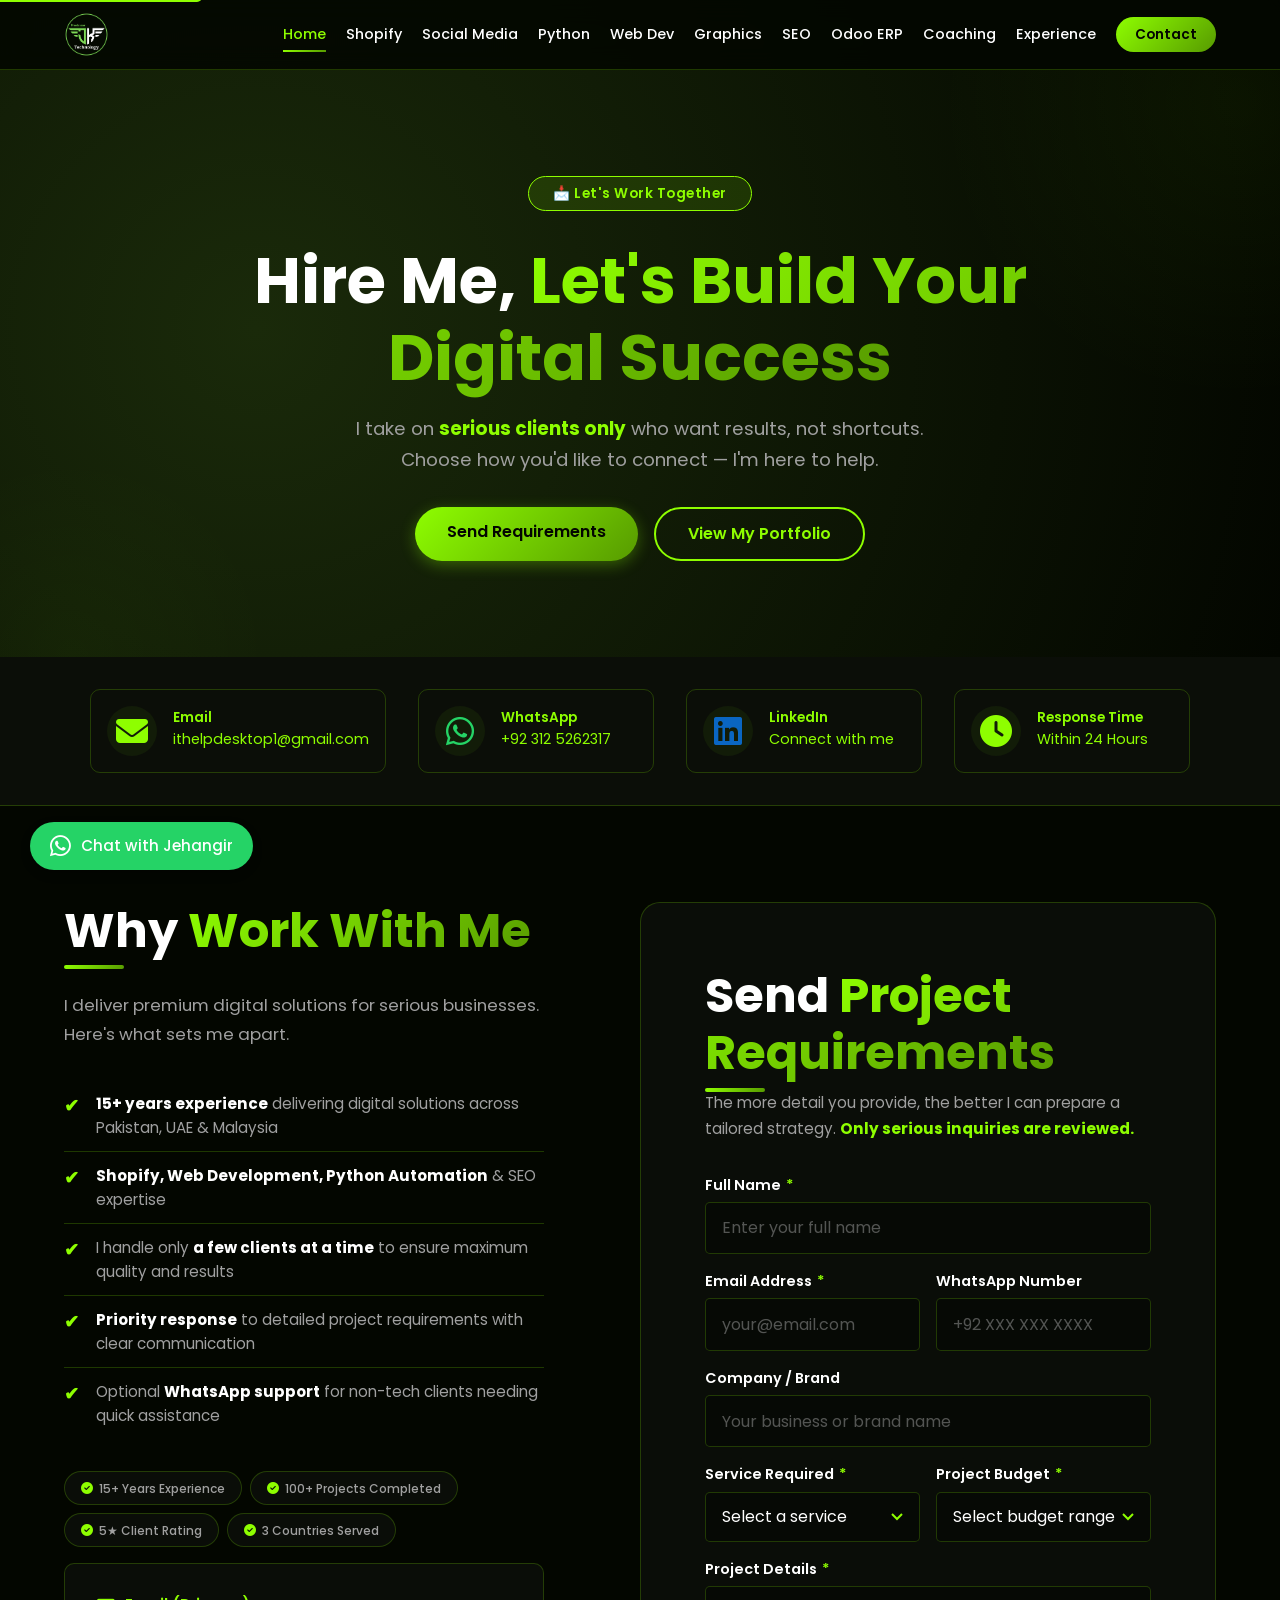
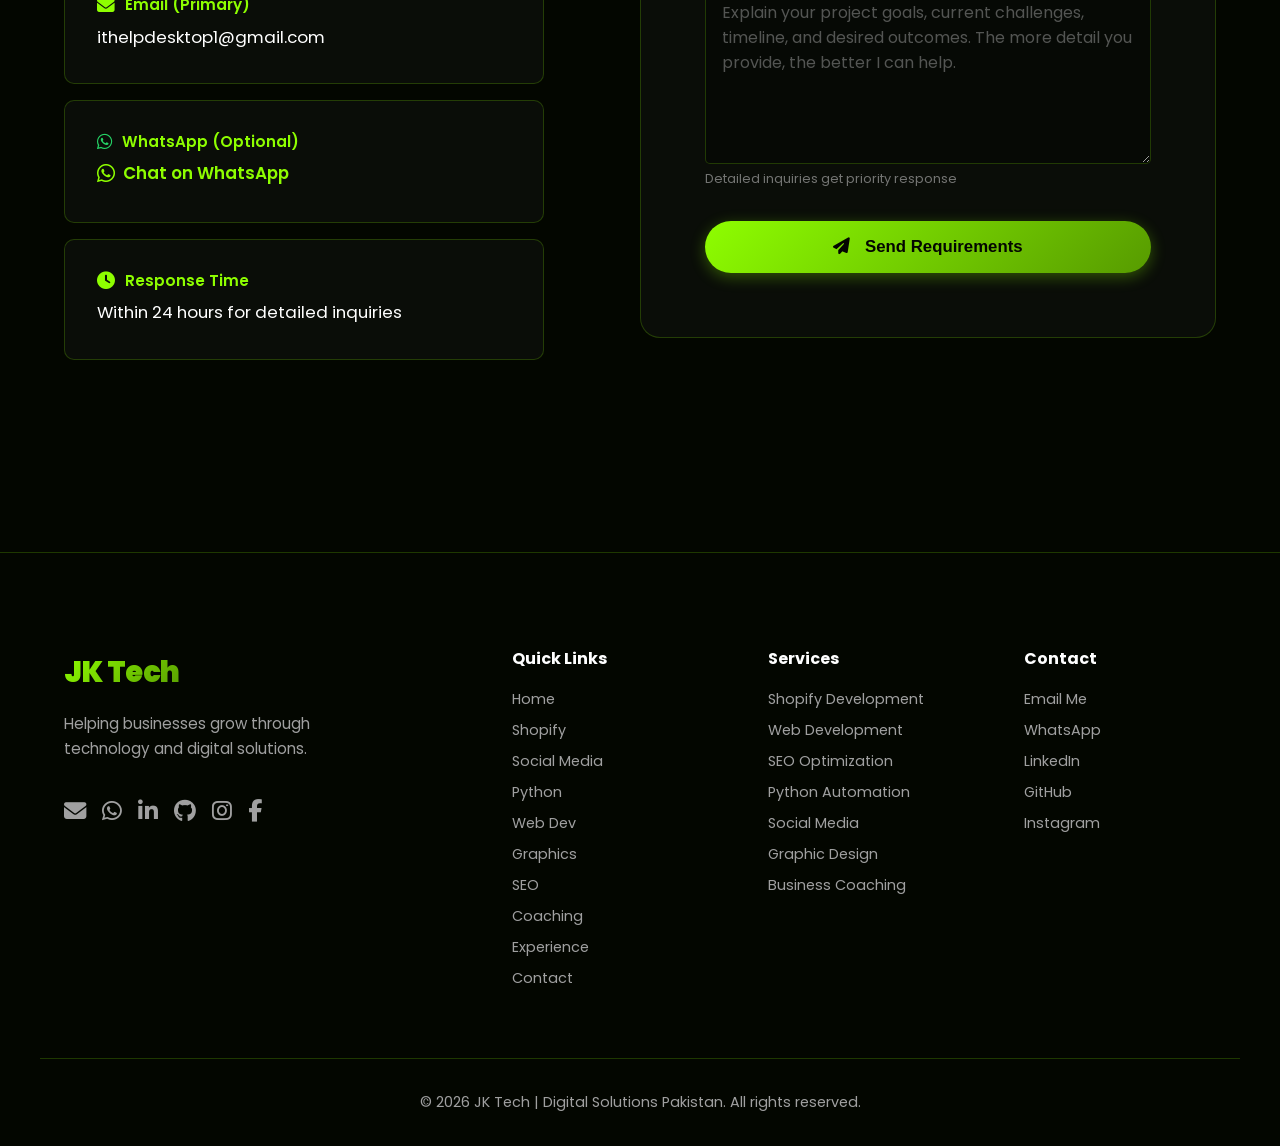
<file: contact.html>
<!DOCTYPE html>
<html lang="en">
<head>
    <meta charset="UTF-8">
    <meta name="viewport" content="width=device-width, initial-scale=1.0">

    <!-- Primary Meta Tags -->
    <title>Contact Jehangir Khan | JK Tech – Let's Build Something Amazing</title>
    <meta name="title" content="Contact Jehangir Khan | JK Tech – Let's Build Something Amazing">
    <meta name="description" content="Contact Jehangir Khan for Shopify, Web Development, Python Automation, SEO, Graphic Design, and Business Coaching. Get a free consultation today.">
    <meta name="keywords" content="contact Shopify developer Pakistan, hire web developer, Python automation expert, business consulting contact, SEO expert">
    <meta name="author" content="Jehangir Khan">
    <meta name="robots" content="index, follow">
    <meta name="theme-color" content="#030600">

    <!-- Open Graph / Facebook -->
    <meta property="og:type" content="website">
    <meta property="og:url" content="https://www.jktech.pk/contact.html">
    <meta property="og:title" content="Contact Jehangir Khan | JK Tech – Let's Build Something Amazing">
    <meta property="og:description" content="Contact Jehangir Khan for Shopify, Web Development, Python Automation, SEO, Graphic Design, and Business Coaching.">
    <meta property="og:image" content="https://www.jktech.pk/images/og-contact.jpg">
    <meta property="og:site_name" content="JK Tech">

    <!-- Twitter -->
    <meta property="twitter:card" content="summary_large_image">
    <meta property="twitter:url" content="https://www.jktech.pk/contact.html">
    <meta property="twitter:title" content="Contact Jehangir Khan | JK Tech – Let's Build Something Amazing">
    <meta property="twitter:description" content="Contact Jehangir Khan for Shopify, Web Development, Python Automation, SEO, Graphic Design, and Business Coaching.">
    <meta property="twitter:image" content="https://www.jktech.pk/images/og-contact.jpg">

    <!-- Canonical -->
    <link rel="canonical" href="https://www.jktech.pk/contact.html">

    <!-- Favicon -->
    <link rel="icon" type="image/png" sizes="32x32" href="/favicon-32x32.png">
    <link rel="icon" type="image/png" sizes="16x16" href="/favicon-16x16.png">
    <link rel="apple-touch-icon" href="/apple-touch-icon.png">
    <link rel="manifest" href="/manifest.json">

    <!-- Fonts & Icons -->
    <link rel="preconnect" href="https://fonts.googleapis.com">
    <link rel="preconnect" href="https://fonts.gstatic.com" crossorigin>
    <link href="https://fonts.googleapis.com/css2?family=Poppins:wght@400;500;600;700;800;900&display=swap" rel="stylesheet">
    <link rel="stylesheet" href="https://cdnjs.cloudflare.com/ajax/libs/font-awesome/6.5.0/css/all.min.css">

    <!-- Main Stylesheet -->
    <link rel="stylesheet" href="css/style.css">

    <style>
        /* ============================================
           CONTACT PAGE - EASY CONTACT STYLES
           ============================================ */

        /* ===== HERO ===== */
        .page-hero {
            position: relative;
            overflow: hidden;
        }
        .page-hero .hero-content {
            max-width: 900px;
            margin: 0 auto;
            padding: var(--space-xl) var(--space-md);
            text-align: center;
            position: relative;
            z-index: 2;
        }
        .page-hero .hero-content .badge {
            display: inline-block;
            background: rgba(142, 254, 0, 0.12);
            border: 1px solid var(--primary);
            border-radius: var(--radius-full);
            padding: 0.35rem 1.5rem;
            font-size: 0.85rem;
            font-weight: 600;
            color: var(--primary);
            margin-bottom: var(--space-md);
            letter-spacing: 0.5px;
        }
        .page-hero .hero-content h1 {
            font-size: clamp(2.8rem, 5vw, 4rem);
            margin-bottom: var(--space-sm);
        }
        .page-hero .hero-content .hero-subtitle {
            max-width: 600px;
            margin: var(--space-sm) auto var(--space-md);
            font-size: 1.15rem;
            color: var(--text-dim);
        }
        .page-hero .hero-content .hero-subtitle strong {
            color: var(--primary);
        }
        .hero-actions {
            display: flex;
            gap: var(--space-sm);
            justify-content: center;
            flex-wrap: wrap;
        }

        /* ===== QUICK CONTACT ROW ===== */
        .quick-contact {
            padding: var(--space-md) 0;
            background: var(--bg-card);
            border-bottom: 1px solid var(--border-light);
        }
        .quick-contact-grid {
            display: grid;
            grid-template-columns: repeat(4, 1fr);
            gap: var(--space-md);
            max-width: 1100px;
            margin: 0 auto;
        }
        .quick-contact-item {
            display: flex;
            align-items: center;
            gap: var(--space-sm);
            padding: var(--space-sm);
            border-radius: var(--radius-md);
            border: 1px solid var(--border-light);
            transition: all var(--transition-base);
            text-decoration: none;
            color: var(--text-light);
        }
        .quick-contact-item:hover {
            transform: translateY(-4px);
            box-shadow: var(--shadow-glow);
            border-color: var(--primary);
        }
        .quick-contact-item .icon {
            font-size: 2rem;
            color: var(--primary);
            flex-shrink: 0;
            width: 50px;
            height: 50px;
            display: flex;
            align-items: center;
            justify-content: center;
            background: rgba(142, 254, 0, 0.06);
            border-radius: 50%;
        }
        .quick-contact-item .info h4 {
            font-size: 0.85rem;
            font-weight: 600;
            color: var(--text-muted);
            margin: 0;
        }
        .quick-contact-item .info p {
            font-size: 0.9rem;
            color: var(--text-light);
            margin: 0;
        }
        .quick-contact-item .info .highlight {
            color: var(--primary);
        }

        /* ===== CONTACT SECTION ===== */
        .contact-pro {
            padding: var(--space-xl) 0;
        }
        .contact-grid {
            display: grid;
            grid-template-columns: 1fr 1.2fr;
            gap: var(--space-xl);
            align-items: start;
        }

        /* Left Column - Info */
        .contact-info h2 {
            display: block;
            margin-bottom: var(--space-md);
        }
        .contact-info h2::after {
            left: 0;
        }
        .contact-info .intro-text {
            color: var(--text-dim);
            font-size: 1.05rem;
            margin-bottom: var(--space-md);
            line-height: 1.7;
        }

        .benefits-list {
            list-style: none;
            margin: var(--space-md) 0;
            padding: 0;
        }
        .benefits-list li {
            padding: 0.7rem 0;
            padding-left: 32px;
            position: relative;
            color: var(--text-dim);
            font-size: 0.95rem;
            border-bottom: 1px solid var(--border-light);
            transition: color var(--transition-base);
            line-height: 1.6;
        }
        .benefits-list li:last-child {
            border-bottom: none;
        }
        .benefits-list li:hover {
            color: var(--text-light);
        }
        .benefits-list li::before {
            content: '✔';
            position: absolute;
            left: 0;
            top: 0.7rem;
            color: var(--primary);
            font-weight: 700;
            font-size: 1.1rem;
        }
        .benefits-list li strong {
            color: var(--text-light);
        }

        /* Info Boxes */
        .info-box {
            background: var(--bg-card);
            border: 1px solid var(--border-light);
            border-radius: var(--radius-md);
            padding: var(--space-md);
            margin-top: var(--space-sm);
            transition: all var(--transition-base);
        }
        .info-box:hover {
            transform: translateY(-4px);
            box-shadow: var(--shadow-glow);
            border-color: var(--border-medium);
        }
        .info-box h3 {
            font-size: 0.95rem;
            font-weight: 600;
            color: var(--text-muted);
            margin-bottom: var(--space-xs);
            display: flex;
            align-items: center;
            gap: 10px;
        }
        .info-box h3 i {
            color: var(--primary);
            font-size: 1.1rem;
        }
        .info-box p {
            font-size: 1.05rem;
            margin: 0;
            color: var(--text-light);
        }
        .info-box .whatsapp-link {
            color: var(--primary);
            font-weight: 600;
            text-decoration: none;
            display: inline-flex;
            align-items: center;
            gap: 8px;
            transition: all var(--transition-base);
        }
        .info-box .whatsapp-link:hover {
            color: var(--primary-light);
            gap: 14px;
        }
        .info-box .whatsapp-link i {
            font-size: 1.3rem;
        }

        /* Trust Badges */
        .trust-badges {
            display: flex;
            flex-wrap: wrap;
            gap: var(--space-xs);
            margin-top: var(--space-md);
        }
        .trust-badges .badge {
            display: inline-flex;
            align-items: center;
            gap: 6px;
            background: var(--bg-card);
            border: 1px solid var(--border-light);
            border-radius: var(--radius-full);
            padding: 0.4rem 1rem;
            font-size: 0.75rem;
            font-weight: 500;
            color: var(--text-dim);
            transition: all var(--transition-base);
        }
        .trust-badges .badge:hover {
            border-color: var(--primary);
            color: var(--text-light);
            transform: translateY(-3px);
            box-shadow: var(--shadow-glow);
        }
        .trust-badges .badge i {
            color: var(--primary);
        }

        /* Right Column - Form */
        .contact-form-box {
            background: var(--bg-card);
            border: 1px solid var(--border-light);
            border-radius: var(--radius-lg);
            padding: var(--space-lg);
            transition: all var(--transition-base);
        }
        .contact-form-box:hover {
            border-color: var(--border-medium);
            box-shadow: var(--shadow-card);
        }
        .contact-form-box h2 {
            display: block;
            margin-bottom: var(--space-xs);
        }
        .contact-form-box h2::after {
            left: 0;
        }
        .contact-form-box .form-note {
            color: var(--text-dim);
            font-size: 0.95rem;
            margin-bottom: var(--space-md);
            line-height: 1.7;
        }
        .contact-form-box .form-note strong {
            color: var(--primary);
        }

        /* Form Elements */
        .form-group {
            display: flex;
            flex-direction: column;
            margin-bottom: var(--space-sm);
        }
        .form-group label {
            font-weight: 600;
            font-size: 0.9rem;
            color: var(--text-light);
            margin-bottom: 5px;
        }
        .form-group label .required {
            color: var(--primary);
            margin-left: 2px;
        }
        .form-group input,
        .form-group select,
        .form-group textarea {
            padding: 0.8rem 1rem;
            border-radius: var(--radius-sm);
            border: 1px solid var(--border-light);
            background: rgba(0, 0, 0, 0.3);
            color: var(--text-light);
            font-size: 1rem;
            font-family: inherit;
            transition: all var(--transition-base);
            width: 100%;
        }
        .form-group input:focus,
        .form-group select:focus,
        .form-group textarea:focus {
            outline: none;
            border-color: var(--primary);
            box-shadow: 0 0 0 3px rgba(142, 254, 0, 0.1);
            background: rgba(0, 0, 0, 0.5);
        }
        .form-group input::placeholder,
        .form-group textarea::placeholder {
            color: var(--text-dim);
            opacity: 0.5;
        }
        .form-group select {
            appearance: none;
            background-image: url("data:image/svg+xml,%3Csvg xmlns='http://www.w3.org/2000/svg' width='12' height='8' viewBox='0 0 12 8'%3E%3Cpath d='M1 1l5 5 5-5' stroke='%238EFE00' stroke-width='2' fill='none'/%3E%3C/svg%3E");
            background-repeat: no-repeat;
            background-position: right 1rem center;
            cursor: pointer;
        }
        .form-group select option {
            background: var(--bg-dark);
            color: var(--text-light);
        }
        .form-group textarea {
            min-height: 140px;
            resize: vertical;
        }
        .form-group .helper-text {
            font-size: 0.8rem;
            color: var(--text-dim);
            margin-top: 5px;
            opacity: 0.7;
        }

        .form-row {
            display: grid;
            grid-template-columns: 1fr 1fr;
            gap: var(--space-sm);
        }

        /* Form Submit Button */
        .contact-form-box .btn {
            width: 100%;
            margin-top: var(--space-sm);
            padding: 1rem 2rem;
            font-size: 1.05rem;
            font-weight: 700;
        }

        /* Form Success Message */
        .form-success {
            display: none;
            text-align: center;
            padding: var(--space-md);
            background: rgba(142, 254, 0, 0.08);
            border: 1px solid var(--primary);
            border-radius: var(--radius-md);
            margin-top: var(--space-sm);
        }
        .form-success.active {
            display: block;
        }
        .form-success i {
            font-size: 3rem;
            color: var(--primary);
            margin-bottom: var(--space-sm);
        }
        .form-success h3 {
            color: var(--primary);
            margin-bottom: var(--space-xs);
            font-size: 1.4rem;
        }
        .form-success p {
            color: var(--text-dim);
            margin: 0;
        }

        /* ============================================
           HEADER & FOOTER
           ============================================ */
        header {
            position: fixed;
            top: 0;
            left: 0;
            right: 0;
            background: rgba(3, 6, 0, 0.85);
            backdrop-filter: blur(12px);
            -webkit-backdrop-filter: blur(12px);
            z-index: 1000;
            padding: 12px 0;
            border-bottom: 1px solid var(--border-light);
            transition: all var(--transition-base);
        }
        header.shrink {
            padding: 8px 0;
            background: rgba(3, 6, 0, 0.95);
        }
        .header-inner {
            display: flex;
            justify-content: space-between;
            align-items: center;
            max-width: 1200px;
            margin: 0 auto;
            padding: 0 24px;
        }
        .logo {
            font-size: 1.8rem;
            font-weight: 900;
            background: var(--primary-gradient);
            -webkit-background-clip: text;
            -webkit-text-fill-color: transparent;
            background-clip: text;
            letter-spacing: -0.5px;
            z-index: 1001;
        }
        nav {
            display: flex;
            align-items: center;
            gap: 20px;
        }
        nav a {
            color: var(--text-light);
            font-weight: 500;
            font-size: 0.9rem;
            padding: 4px 0;
            position: relative;
            transition: color var(--transition-base);
        }
        nav a::before {
            content: '';
            position: absolute;
            bottom: -2px;
            left: 0;
            width: 0;
            height: 2px;
            background: var(--primary-gradient);
            transition: width var(--transition-base);
        }
        nav a:hover {
            color: var(--primary);
        }
        nav a:hover::before,
        nav a[aria-current="page"]::before {
            width: 100%;
        }
        nav a[aria-current="page"] {
            color: var(--primary);
        }
        .nav-cta {
            background: var(--primary-gradient);
            color: var(--bg-dark) !important;
            padding: 0.4rem 1.2rem !important;
            border-radius: var(--radius-full);
            font-weight: 600;
            font-size: 0.85rem;
        }
        .nav-cta::before {
            display: none !important;
        }
        .nav-cta:hover {
            transform: translateY(-2px);
            box-shadow: var(--shadow-glow);
            color: var(--bg-dark) !important;
        }
        .menu-toggle {
            display: none;
            flex-direction: column;
            cursor: pointer;
            background: transparent;
            border: none;
            padding: 0.5rem;
            z-index: 1001;
        }
        .bar {
            width: 25px;
            height: 3px;
            background: var(--text-light);
            margin: 3px 0;
            border-radius: 2px;
            transition: all var(--transition-base);
        }
        .menu-toggle.active .bar:nth-child(1) {
            transform: rotate(45deg) translate(5px, 5px);
        }
        .menu-toggle.active .bar:nth-child(2) {
            opacity: 0;
            transform: translateX(-10px);
        }
        .menu-toggle.active .bar:nth-child(3) {
            transform: rotate(-45deg) translate(7px, -6px);
        }

        footer {
            background: var(--bg-dark);
            padding: var(--space-xl) 0 var(--space-md);
            border-top: 1px solid var(--border-light);
            margin-top: var(--space-xl);
        }
        .footer-grid {
            display: grid;
            grid-template-columns: 2fr 1fr 1fr 1fr;
            gap: var(--space-lg);
            max-width: 1200px;
            margin: 0 auto;
            padding: 0 24px;
        }
        .footer-brand .logo {
            font-size: 1.8rem;
            font-weight: 900;
            background: var(--primary-gradient);
            -webkit-background-clip: text;
            -webkit-text-fill-color: transparent;
            background-clip: text;
            display: inline-block;
        }
        .footer-brand p {
            color: var(--text-dim);
            max-width: 300px;
            margin: var(--space-sm) 0 var(--space-md);
            font-size: 0.95rem;
        }
        .footer-socials {
            display: flex;
            gap: var(--space-sm);
            font-size: 1.4rem;
        }
        .footer-socials a {
            color: var(--text-dim);
            transition: all var(--transition-base);
        }
        .footer-socials a:hover {
            color: var(--primary);
            transform: translateY(-3px);
        }
        .footer-col h4 {
            font-size: 1rem;
            font-weight: 700;
            color: var(--text-light);
            margin-bottom: var(--space-sm);
        }
        .footer-col a {
            display: block;
            color: var(--text-dim);
            padding: 4px 0;
            font-size: 0.9rem;
            transition: color var(--transition-base);
        }
        .footer-col a:hover {
            color: var(--primary);
        }
        .footer-bottom {
            border-top: 1px solid var(--border-light);
            margin-top: var(--space-lg);
            padding-top: var(--space-md);
            text-align: center;
            color: var(--text-dim);
            font-size: 0.9rem;
            max-width: 1200px;
            margin-left: auto;
            margin-right: auto;
            padding-left: 24px;
            padding-right: 24px;
        }

        .container {
            max-width: 1200px;
            margin: 0 auto;
            padding: 0 24px;
        }

        .btn {
            display: inline-block;
            background: var(--primary-gradient);
            color: var(--bg-dark);
            font-weight: 600;
            padding: 0.75rem 2rem;
            border-radius: var(--radius-full);
            text-decoration: none;
            border: none;
            cursor: pointer;
            transition: all var(--transition-base);
            position: relative;
            overflow: hidden;
            z-index: 1;
            box-shadow: var(--shadow-glow);
            min-width: 180px;
            text-align: center;
            font-size: 1rem;
        }
        .btn::before {
            content: '';
            position: absolute;
            top: 0;
            left: -100%;
            width: 100%;
            height: 100%;
            background: linear-gradient(90deg, transparent, rgba(255,255,255,0.2), transparent);
            transition: left var(--transition-slow);
            z-index: -1;
        }
        .btn:hover {
            transform: translateY(-3px);
            box-shadow: var(--shadow-glow-hover);
            color: var(--bg-dark);
        }
        .btn:hover::before {
            left: 100%;
        }
        .btn-outline {
            background: transparent;
            color: var(--primary);
            border: 2px solid var(--primary);
            box-shadow: none;
        }
        .btn-outline:hover {
            background: var(--primary);
            color: var(--bg-dark);
            box-shadow: var(--shadow-glow);
        }

        /* ===== FLOATING ELEMENTS ===== */
        #back-to-top {
            position: fixed;
            bottom: 30px;
            right: 30px;
            width: 50px;
            height: 50px;
            background: var(--primary-gradient);
            color: var(--bg-dark);
            border: none;
            border-radius: 50%;
            font-size: 1.5rem;
            cursor: pointer;
            display: none;
            align-items: center;
            justify-content: center;
            z-index: 999;
            transition: all var(--transition-base);
            box-shadow: var(--shadow-glow);
        }
        #back-to-top:hover {
            transform: translateY(-5px) scale(1.05);
            box-shadow: var(--shadow-glow-hover);
        }
        #back-to-top.visible {
            display: flex;
        }
        .whatsapp-float {
            position: fixed;
            bottom: 30px;
            left: 30px;
            background: #25D366;
            color: white;
            border-radius: var(--radius-full);
            padding: 12px 20px;
            display: flex;
            align-items: center;
            gap: 10px;
            text-decoration: none;
            font-weight: 500;
            z-index: 999;
            box-shadow: 0 4px 10px rgba(0,0,0,0.3);
            transition: all var(--transition-base);
            border: none;
            cursor: pointer;
            font-family: inherit;
            font-size: 0.95rem;
        }
        .whatsapp-float:hover {
            transform: scale(1.05) translateY(-3px);
            box-shadow: 0 8px 20px rgba(37,211,102,0.4);
        }
        .whatsapp-float i {
            font-size: 1.5rem;
        }
        #progress-bar {
            position: fixed;
            top: 0;
            left: 0;
            height: 4px;
            background: var(--primary-gradient);
            z-index: 9999;
            width: 0%;
            transition: width 0.1s;
        }
        .skip-link {
            position: absolute;
            top: -40px;
            left: 0;
            background: var(--primary);
            color: var(--bg-dark);
            padding: 8px 16px;
            z-index: 1001;
            text-decoration: none;
            border-radius: 0 0 var(--radius-sm) 0;
            transition: top var(--transition-base);
            font-weight: 600;
        }
        .skip-link:focus {
            top: 0;
        }

        /* ===== RESPONSIVE ===== */
        @media (max-width: 1024px) {
            .quick-contact-grid {
                grid-template-columns: repeat(2, 1fr);
            }
            .contact-grid {
                grid-template-columns: 1fr;
                gap: var(--space-lg);
            }
            .contact-info h2::after {
                left: 0;
            }
            .trust-badges {
                justify-content: flex-start;
            }
            .footer-grid {
                grid-template-columns: 1fr 1fr;
                gap: var(--space-md);
            }
        }

        @media (max-width: 768px) {
            body {
                padding-top: 70px;
            }
            .menu-toggle {
                display: flex;
            }
            nav {
                position: fixed;
                top: 0;
                right: -100%;
                width: 75%;
                max-width: 320px;
                height: 100vh;
                background: var(--bg-dark);
                flex-direction: column;
                padding: 5rem 2rem 2rem;
                transition: right var(--transition-base);
                box-shadow: -5px 0 30px rgba(0,0,0,0.5);
                z-index: 1000;
                border-left: 1px solid var(--border-light);
                gap: var(--space-sm);
                overflow-y: auto;
                align-items: flex-start;
            }
            nav.active {
                right: 0;
            }
            nav a {
                font-size: 1.1rem;
                padding: 0.5rem 0;
            }
            .nav-cta {
                margin-top: var(--space-xs);
            }
            body.no-scroll {
                overflow: hidden;
            }

            .page-hero .hero-content {
                padding: var(--space-lg) var(--space-sm);
            }
            .page-hero .hero-content h1 {
                font-size: 2.2rem;
            }
            .page-hero .hero-content .hero-subtitle {
                font-size: 1rem;
            }
            .hero-actions {
                flex-direction: column;
                align-items: center;
            }
            .hero-actions .btn {
                width: 100%;
                max-width: 300px;
            }

            .quick-contact-grid {
                grid-template-columns: 1fr 1fr;
                gap: var(--space-xs);
            }
            .quick-contact-item {
                padding: var(--space-xs);
                flex-direction: column;
                text-align: center;
            }
            .quick-contact-item .icon {
                width: 40px;
                height: 40px;
                font-size: 1.5rem;
            }
            .quick-contact-item .info p {
                font-size: 0.8rem;
            }

            .contact-pro {
                padding: var(--space-lg) 0;
            }
            .contact-form-box {
                padding: var(--space-md);
            }
            .form-row {
                grid-template-columns: 1fr;
            }
            .benefits-list li {
                font-size: 0.9rem;
                padding-left: 28px;
            }
            .benefits-list li::before {
                font-size: 1rem;
                top: 0.6rem;
            }
            .trust-badges {
                gap: var(--space-xs);
                justify-content: center;
            }
            .footer-grid {
                grid-template-columns: 1fr;
                gap: var(--space-md);
                text-align: center;
            }
            .footer-brand p {
                margin: var(--space-sm) auto;
            }
            .footer-socials {
                justify-content: center;
            }
            .whatsapp-float span {
                display: none;
            }
            .whatsapp-float {
                border-radius: 50%;
                padding: 14px;
            }
            #back-to-top {
                width: 44px;
                height: 44px;
                font-size: 1.2rem;
            }
        }

        @media (max-width: 480px) {
            .quick-contact-grid {
                grid-template-columns: 1fr;
            }
            .contact-form-box {
                padding: var(--space-sm);
            }
            .info-box {
                padding: var(--space-sm);
            }
            .info-box p {
                font-size: 0.95rem;
            }
            .form-group input,
            .form-group select,
            .form-group textarea {
                padding: 0.6rem 0.8rem;
                font-size: 0.95rem;
            }
            .page-hero .hero-content h1 {
                font-size: 1.8rem;
            }
            .logo {
                font-size: 1.4rem;
            }
        }
    </style>
</head>
<body>

    <!-- Skip Link -->
    <a href="#main-content" class="skip-link">Skip to main content</a>

    <!-- Progress Bar -->
    <div id="progress-bar" role="progressbar" aria-label="Scroll progress"></div>

    <!-- HEADER -->
    <header id="main-header">
        <div class="header-inner">
            <a href="index.html" class="logo">
                <img src="images/jk-logo.png" alt="JK Tech Logo" height="70">
            </a>
            <nav aria-label="Main navigation" id="main-nav">
    <a href="index.html" aria-current="page">Home</a>
    <a href="shopify.html">Shopify</a>
    <a href="social-media.html">Social Media</a>
    <a href="python.html">Python</a>
    <a href="web-dev.html">Web Dev</a>
    <a href="graphics.html">Graphics</a>
    <a href="seo.html">SEO</a>
    <a href="odoo.html">Odoo ERP</a>
    <a href="business-coaching.html">Coaching</a>
    <a href="experience.html">Experience</a>
    <a href="contact.html" class="nav-cta"aria-current="page">Contact</a>
</nav>
            <button class="menu-toggle" id="mobile-menu" aria-label="Toggle menu" aria-expanded="false">
                <span class="bar"></span>
                <span class="bar"></span>
                <span class="bar"></span>
            </button>
        </div>
    </header>

    <main id="main-content">

        <!-- HERO -->
        <section class="page-hero hero">
            <div class="hero-content">
                <div class="badge">📩 Let's Work Together</div>
                <h1>Hire Me, <span class="highlight">Let's Build Your Digital Success</span></h1>
                <p class="hero-subtitle">
                    I take on <strong>serious clients only</strong> who want results, not shortcuts.<br>
                    Choose how you'd like to connect — I'm here to help.
                </p>
                <div class="hero-actions">
                    <a href="#contact-form" class="btn">Send Requirements</a>
                    <a href="experience.html" class="btn btn-outline">View My Portfolio</a>
                </div>
            </div>
        </section>

        <!-- QUICK CONTACT ROW -->
        <section class="quick-contact" aria-label="Quick contact options">
            <div class="container">
                <div class="quick-contact-grid">
                    <a href="mailto:ithelpdesktop1@gmail.com" class="quick-contact-item">
                        <span class="icon"><i class="fas fa-envelope"></i></span>
                        <div class="info">
                            <h4>Email</h4>
                            <p><span class="highlight">ithelpdesktop1@gmail.com</span></p>
                        </div>
                    </a>
                    <a href="https://wa.me/923125262317" target="_blank" rel="noopener noreferrer" class="quick-contact-item">
                        <span class="icon"><i class="fab fa-whatsapp" style="color: #25D366;"></i></span>
                        <div class="info">
                            <h4>WhatsApp</h4>
                            <p><span class="highlight">+92 312 5262317</span></p>
                        </div>
                    </a>
                    <a href="#" class="quick-contact-item">
                        <span class="icon"><i class="fab fa-linkedin" style="color: #0A66C2;"></i></span>
                        <div class="info">
                            <h4>LinkedIn</h4>
                            <p><span class="highlight">Connect with me</span></p>
                        </div>
                    </a>
                    <a href="#" class="quick-contact-item">
                        <span class="icon"><i class="fas fa-clock"></i></span>
                        <div class="info">
                            <h4>Response Time</h4>
                            <p><span class="highlight">Within 24 Hours</span></p>
                        </div>
                    </a>
                </div>
            </div>
        </section>

        <!-- CONTACT SECTION -->
        <section class="contact contact-pro" id="contact-form">
            <div class="container">
                <div class="contact-grid">

                    <!-- LEFT: BENEFITS & AUTHORITY -->
                    <div class="contact-info">
                        <h2>Why <span class="highlight">Work With Me</span></h2>
                        <p class="intro-text">
                            I deliver premium digital solutions for serious businesses. Here's what sets me apart.
                        </p>

                        <ul class="benefits-list">
                            <li><strong>15+ years experience</strong> delivering digital solutions across Pakistan, UAE &amp; Malaysia</li>
                            <li><strong>Shopify, Web Development, Python Automation</strong> &amp; SEO expertise</li>
                            <li>I handle only <strong>a few clients at a time</strong> to ensure maximum quality and results</li>
                            <li><strong>Priority response</strong> to detailed project requirements with clear communication</li>
                            <li>Optional <strong>WhatsApp support</strong> for non-tech clients needing quick assistance</li>
                        </ul>

                        <!-- Trust Badges -->
                        <div class="trust-badges">
                            <span class="badge"><i class="fas fa-check-circle"></i> 15+ Years Experience</span>
                            <span class="badge"><i class="fas fa-check-circle"></i> 100+ Projects Completed</span>
                            <span class="badge"><i class="fas fa-check-circle"></i> 5★ Client Rating</span>
                            <span class="badge"><i class="fas fa-check-circle"></i> 3 Countries Served</span>
                        </div>

                        <!-- Contact Info Boxes -->
                        <div class="info-box">
                            <h3><i class="fas fa-envelope"></i> Email (Primary)</h3>
                            <p><a href="mailto:ithelpdesktop1@gmail.com" style="color: var(--text-light);">ithelpdesktop1@gmail.com</a></p>
                        </div>

                        <div class="info-box">
                            <h3><i class="fab fa-whatsapp" style="color: #25D366;"></i> WhatsApp (Optional)</h3>
                            <p>
                                <a href="https://wa.me/923125262317" target="_blank" rel="noopener noreferrer" class="whatsapp-link">
                                    <i class="fab fa-whatsapp"></i> Chat on WhatsApp
                                </a>
                            </p>
                        </div>

                        <div class="info-box">
                            <h3><i class="fas fa-clock"></i> Response Time</h3>
                            <p>Within 24 hours for detailed inquiries</p>
                        </div>
                    </div>

                    <!-- RIGHT: FORM -->
                    <div class="contact-form-box">
                        <h2>Send <span class="highlight">Project Requirements</span></h2>
                        <p class="form-note">
                            The more detail you provide, the better I can prepare a tailored strategy.
                            <strong>Only serious inquiries are reviewed.</strong>
                        </p>

                        <form action="https://formsubmit.co/ithelpdesktop1@gmail.com" method="POST" id="contactForm">
                            <!-- FormSubmit Configuration -->
                            <input type="hidden" name="_subject" value="🔥 New Project Inquiry - JK Tech">
                            <input type="hidden" name="_captcha" value="false">
                            <input type="hidden" name="_template" value="table">
                            <!-- FIXED: Removed double slash -->
                            <input type="hidden" name="_next" value="https://jk-itsolutions.github.io/Portfolio/thank-you.html">

                            <!-- OPTIONAL: Auto-reply to user (recommended) -->
                            <input type="hidden" name="_autoresponse" value="Thank you for contacting JK Tech! I've received your inquiry and will get back to you within 24 hours. - Jehangir Khan">

                            <div class="form-group">
                                <label for="fullname">Full Name <span class="required">*</span></label>
                                <input type="text" id="fullname" name="Full Name" required placeholder="Enter your full name">
                            </div>

                            <div class="form-row">
                                <div class="form-group">
                                    <label for="email">Email Address <span class="required">*</span></label>
                                    <input type="email" id="email" name="Email" required placeholder="your@email.com">
                                </div>
                                <div class="form-group">
                                    <label for="whatsapp">WhatsApp Number</label>
                                    <input type="tel" id="whatsapp" name="WhatsApp" placeholder="+92 XXX XXX XXXX">
                                </div>
                            </div>

                            <div class="form-group">
                                <label for="company">Company / Brand</label>
                                <input type="text" id="company" name="Company" placeholder="Your business or brand name">
                            </div>

                            <div class="form-row">
                                <div class="form-group">
                                    <label for="service">Service Required <span class="required">*</span></label>
                                    <select id="service" name="Service" required>
                                        <option value="">Select a service</option>
                                        <option value="Shopify Development">Shopify Development</option>
                                        <option value="Website Development">Website Development</option>
                                        <option value="SEO Optimization">SEO Optimization</option>
                                        <option value="Python Automation">Python Automation</option>
                                        <option value="Social Media Marketing">Social Media Marketing</option>
                                        <option value="Graphic Design">Graphic Design</option>
                                        <option value="Business Coaching">Business Coaching</option>
                                        <option value="Odoo ERP">Odoo ERP</option>
                                    </select>
                                </div>
                                <div class="form-group">
                                    <label for="budget">Project Budget <span class="required">*</span></label>
                                    <select id="budget" name="Budget" required>
                                        
<option value="">Select budget range</option>
                                        
<option value="$10 - $99">$10 - $99</option>

<option value="$100 - $500">$100 - $500</option>
                                        <option value="$500 - $1,000">$500 - $1,000</option>
                                        <option value="$1,000 - $3,000">$1,000 - $3,000</option>
                                        <option value="$3,000 - $5,000">$3,000 - $5,000</option>
                                        <option value="$5,000+">$5,000+</option>
                                    </select>
                                </div>
                            </div>

                            <div class="form-group">
                                <label for="details">Project Details <span class="required">*</span></label>
                                <textarea id="details" name="Project Details" rows="6" required 
                                    placeholder="Explain your project goals, current challenges, timeline, and desired outcomes. The more detail you provide, the better I can help."></textarea>
                                <span class="helper-text">Detailed inquiries get priority response</span>
                            </div>

                            <button type="submit" class="btn btn-primary">
                                <i class="fas fa-paper-plane" style="margin-right: 10px;"></i> Send Requirements
                            </button>
                        </form>

                        <!-- Success Message -->
                        <div class="form-success" id="formSuccess">
                            <i class="fas fa-check-circle"></i>
                            <h3>Requirements Sent!</h3>
                            <p>Thank you for your inquiry. I'll review your requirements and get back to you within 24 hours.</p>
                        </div>
                    </div>

                </div>
            </div>
        </section>

    </main>

    <!-- FOOTER -->
    <footer>
        <div class="footer-grid">
            <div class="footer-brand">
                <div class="logo">JK Tech</div>
                <p>Helping businesses grow through technology and digital solutions.</p>
                <div class="footer-socials">
                    <a href="mailto:ithelpdesktop1@gmail.com" aria-label="Email"><i class="fas fa-envelope"></i></a>
                    <a href="https://wa.me/923125262317" aria-label="WhatsApp"><i class="fab fa-whatsapp"></i></a>
                    <a href="#" aria-label="LinkedIn"><i class="fab fa-linkedin-in"></i></a>
                    <a href="https://jk-itsolutions.github.io/Portfolio/" aria-label="GitHub"><i class="fab fa-github"></i></a>
                    <a href="#" aria-label="Instagram"><i class="fab fa-instagram"></i></a>
                    <a href="#" aria-label="Facebook"><i class="fab fa-facebook-f"></i></a>
                </div>
            </div>
            <div class="footer-col">
                <h4>Quick Links</h4>
                <a href="index.html">Home</a>
                <a href="shopify.html">Shopify</a>
                <a href="social-media.html">Social Media</a>
                <a href="python.html">Python</a>
                <a href="web-dev.html">Web Dev</a>
                <a href="graphics.html">Graphics</a>
                <a href="seo.html">SEO</a>
                <a href="business-coaching.html">Coaching</a>
                <a href="experience.html">Experience</a>
                <a href="contact.html">Contact</a>
            </div>
            <div class="footer-col">
                <h4>Services</h4>
                <a href="shopify.html">Shopify Development</a>
                <a href="web-dev.html">Web Development</a>
                <a href="seo.html">SEO Optimization</a>
                <a href="python.html">Python Automation</a>
                <a href="social-media.html">Social Media</a>
                <a href="graphics.html">Graphic Design</a>
                <a href="business-coaching.html">Business Coaching</a>
            </div>
            <div class="footer-col">
                <h4>Contact</h4>
                <a href="mailto:ithelpdesktop1@gmail.com">Email Me</a>
                <a href="https://wa.me/923125262317">WhatsApp</a>
                <a href="#">LinkedIn</a>
                <a href="https://jk-itsolutions.github.io/Portfolio/">GitHub</a>
                <a href="#">Instagram</a>
            </div>
        </div>
        <div class="footer-bottom">
            © 2026 JK Tech | Digital Solutions Pakistan. All rights reserved.
        </div>
    </footer>

    <!-- BACK TO TOP -->
    <button id="back-to-top" aria-label="Back to top">↑</button>

    <!-- WHATSAPP FLOAT -->
    <a href="https://wa.me/923125262317" class="whatsapp-float" target="_blank" rel="noopener noreferrer" aria-label="Chat on WhatsApp">
        <i class="fab fa-whatsapp"></i>
        <span>Chat with Jehangir</span>
    </a>

    <!-- ============================================
    SCRIPTS
    ============================================ -->
    <script>
        (function() {
            'use strict';

            // ---- HEADER SHRINK ----
            const header = document.getElementById('main-header');
            window.addEventListener('scroll', function() {
                if (window.scrollY > 50) {
                    header.classList.add('shrink');
                } else {
                    header.classList.remove('shrink');
                }
            });

            // ---- MOBILE MENU ----
            const menuToggle = document.getElementById('mobile-menu');
            const nav = document.getElementById('main-nav');

            if (menuToggle && nav) {
                menuToggle.addEventListener('click', function() {
                    const isOpen = nav.classList.contains('active');
                    nav.classList.toggle('active');
                    menuToggle.classList.toggle('active');
                    menuToggle.setAttribute('aria-expanded', !isOpen);
                    document.body.classList.toggle('no-scroll');
                });

                nav.querySelectorAll('a').forEach(function(link) {
                    link.addEventListener('click', function() {
                        nav.classList.remove('active');
                        menuToggle.classList.remove('active');
                        menuToggle.setAttribute('aria-expanded', 'false');
                        document.body.classList.remove('no-scroll');
                    });
                });

                document.addEventListener('click', function(e) {
                    if (nav.classList.contains('active')) {
                        const isClickInside = nav.contains(e.target) || menuToggle.contains(e.target);
                        if (!isClickInside) {
                            nav.classList.remove('active');
                            menuToggle.classList.remove('active');
                            menuToggle.setAttribute('aria-expanded', 'false');
                            document.body.classList.remove('no-scroll');
                        }
                    }
                });
            }

            // ---- BACK TO TOP ----
            const backBtn = document.getElementById('back-to-top');
            if (backBtn) {
                window.addEventListener('scroll', function() {
                    if (window.scrollY > 400) {
                        backBtn.classList.add('visible');
                    } else {
                        backBtn.classList.remove('visible');
                    }
                });
                backBtn.addEventListener('click', function() {
                    window.scrollTo({ top: 0, behavior: 'smooth' });
                });
            }

            // ---- SCROLL PROGRESS ----
            const progressBar = document.getElementById('progress-bar');
            if (progressBar) {
                window.addEventListener('scroll', function() {
                    const scrollTop = window.scrollY;
                    const docHeight = document.documentElement.scrollHeight - window.innerHeight;
                    const progress = docHeight > 0 ? (scrollTop / docHeight) * 100 : 0;
                    progressBar.style.width = progress + '%';
                });
            }

            // ---- FORM SUBMISSION HANDLING ----
            const form = document.getElementById('contactForm');
            const successDiv = document.getElementById('formSuccess');

            if (form) {
                form.addEventListener('submit', function(e) {
                    const submitBtn = form.querySelector('button[type="submit"]');
                    if (submitBtn) {
                        submitBtn.innerHTML = '<i class="fas fa-spinner fa-spin" style="margin-right: 10px;"></i> Sending...';
                        submitBtn.disabled = true;
                    }
                });
            }

            // ---- SMOOTH SCROLL FOR ANCHOR LINKS ----
            document.querySelectorAll('a[href^="#"]').forEach(function(link) {
                link.addEventListener('click', function(e) {
                    const targetId = this.getAttribute('href');
                    if (targetId === '#') return;
                    const target = document.querySelector(targetId);
                    if (target) {
                        e.preventDefault();
                        const headerHeight = document.querySelector('header') ? document.querySelector('header').offsetHeight : 80;
                        const targetPosition = target.getBoundingClientRect().top + window.scrollY - headerHeight;
                        window.scrollTo({
                            top: targetPosition,
                            behavior: 'smooth'
                        });
                    }
                });
            });

            // ---- LOG INITIALIZATION ----
            console.log('🚀 JK Tech - Contact Page loaded');
            console.log('📧 Primary Email: ithelpdesktop1@gmail.com');
            console.log('💬 WhatsApp: +92 312 5262317');

        })();
    </script>

</body>
</html>
</file>
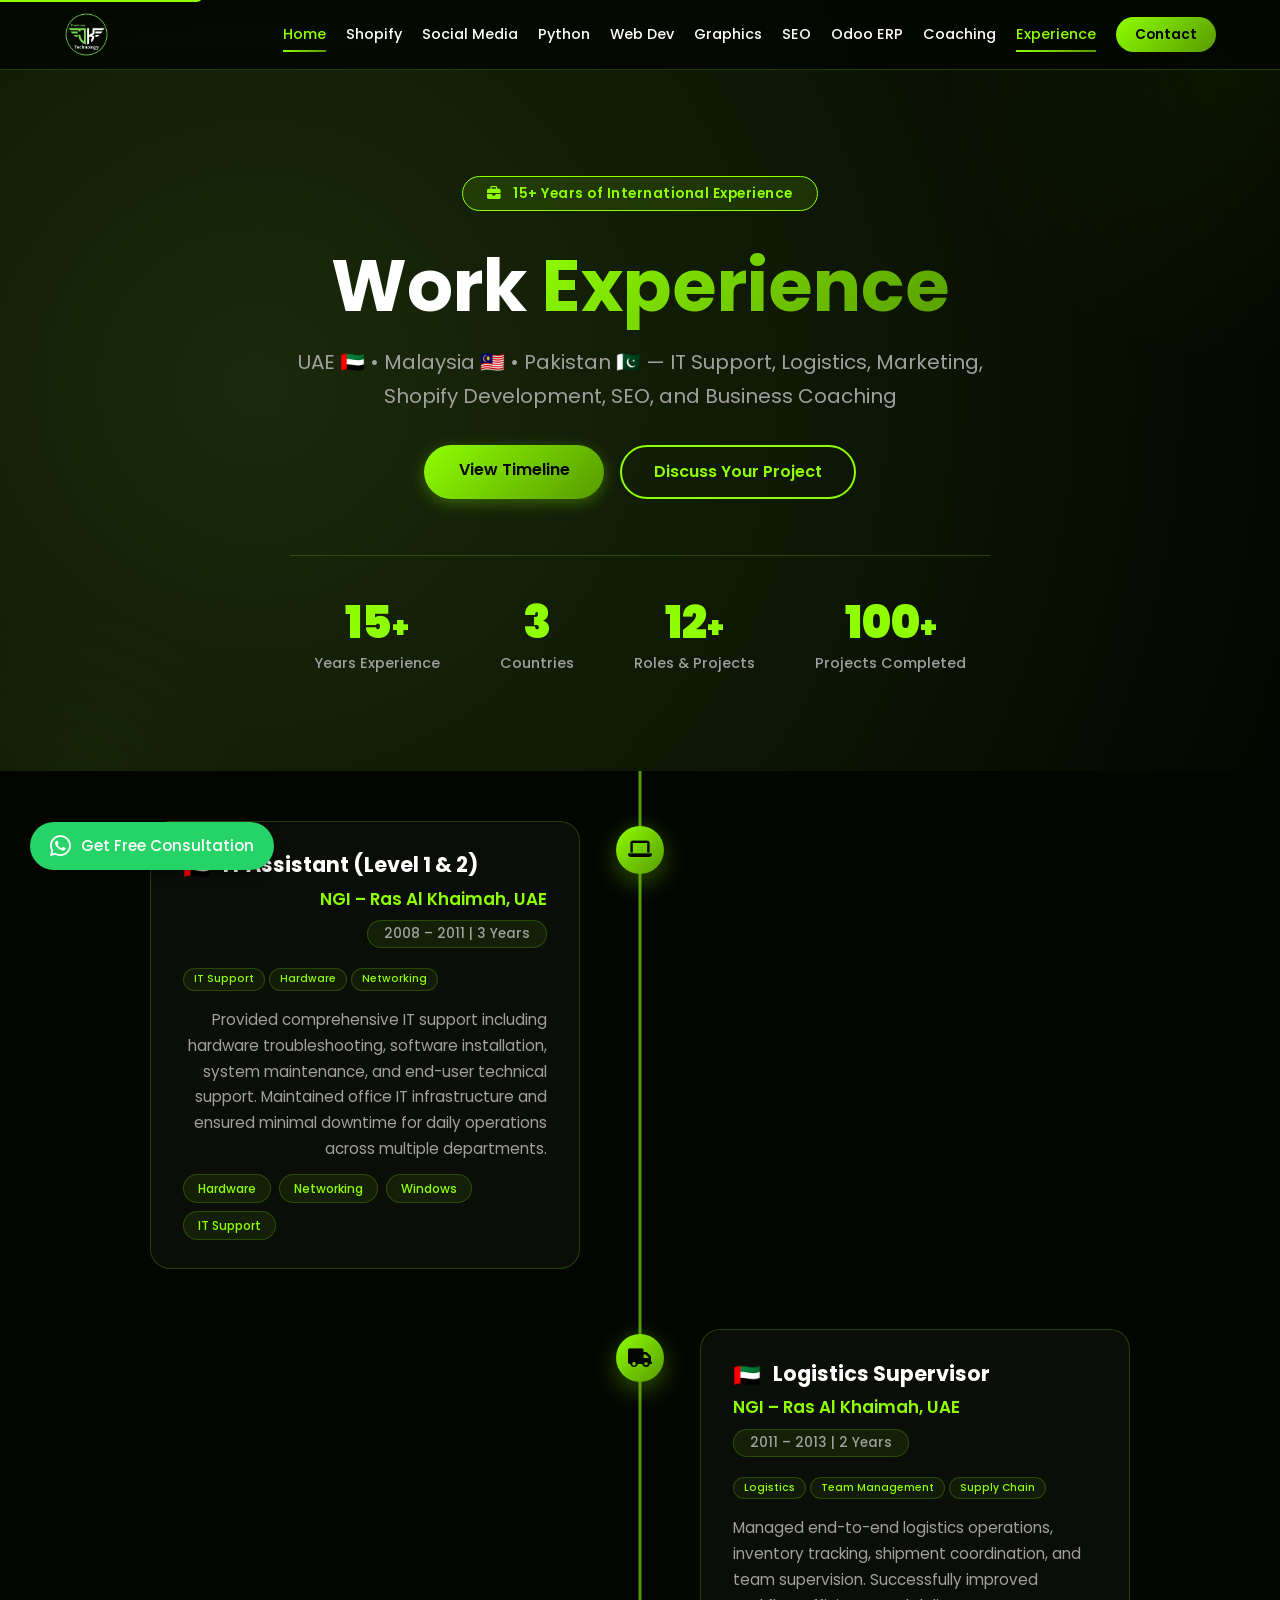
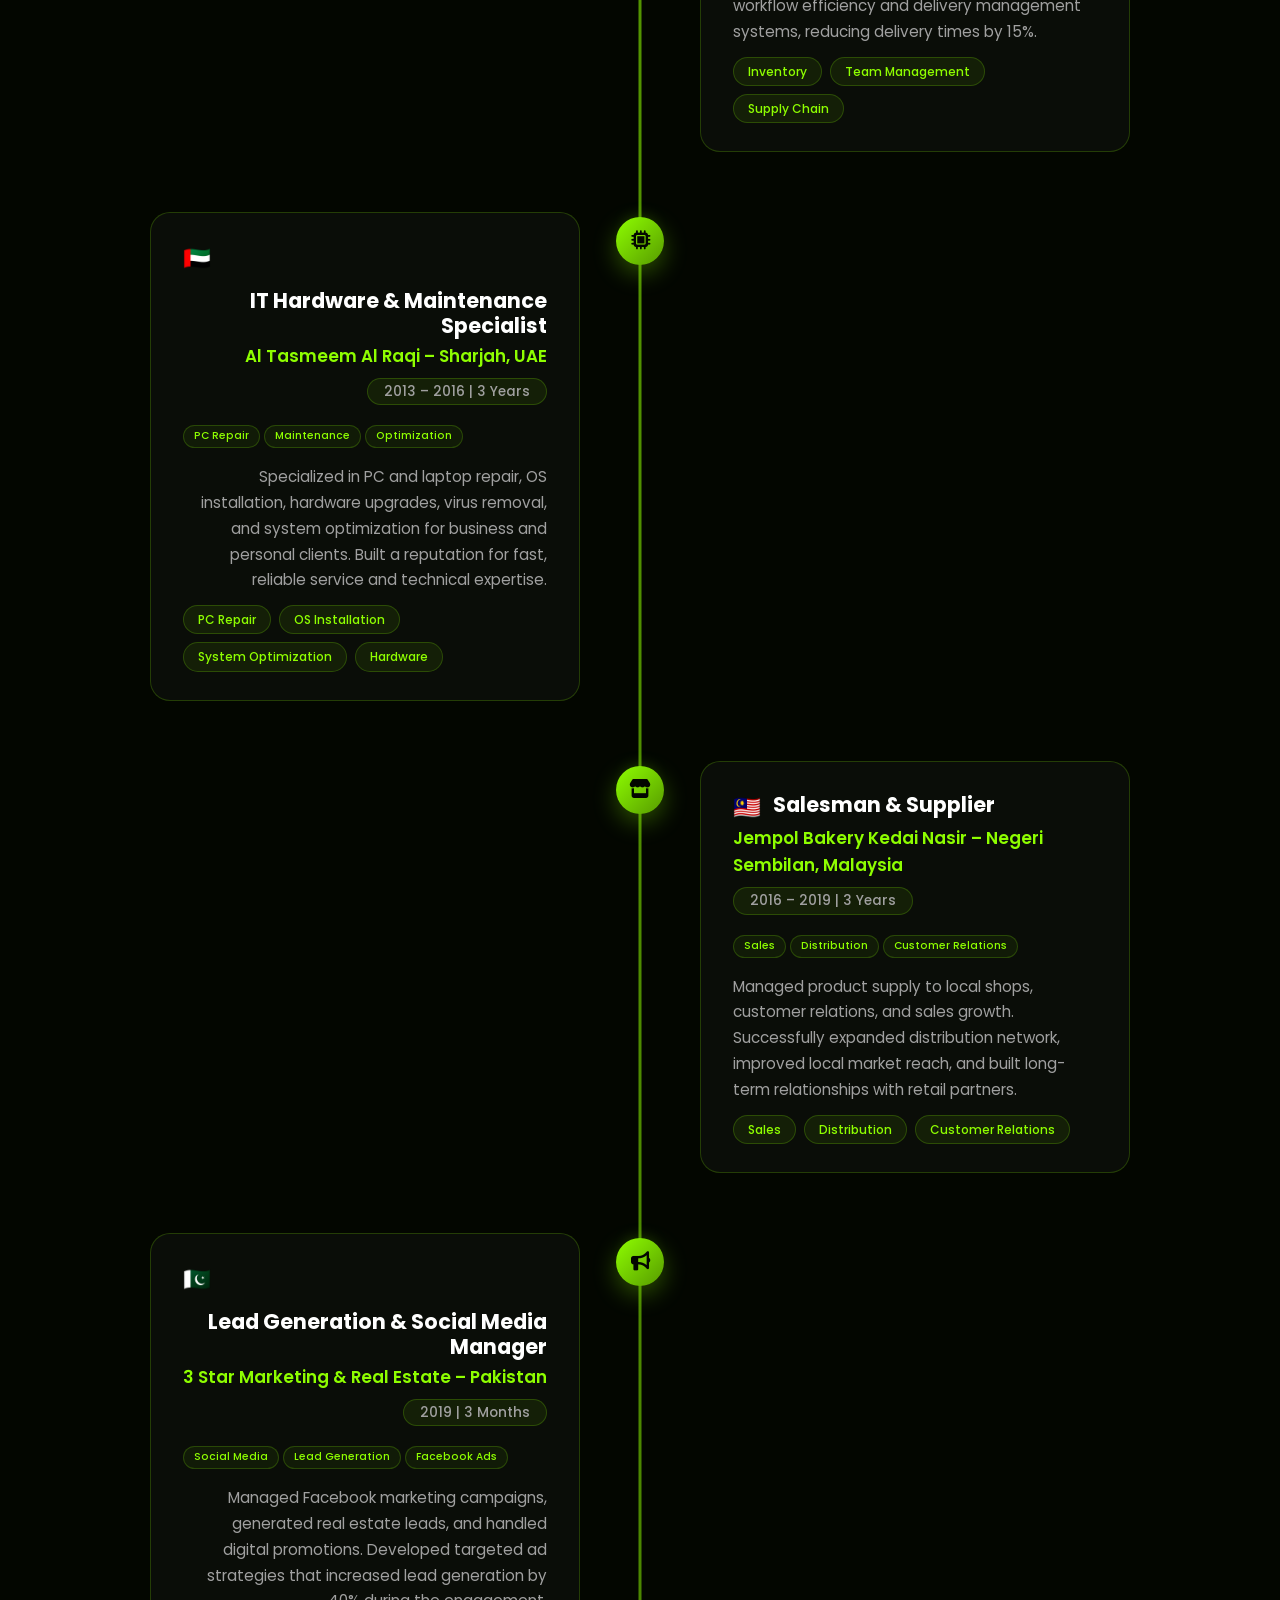
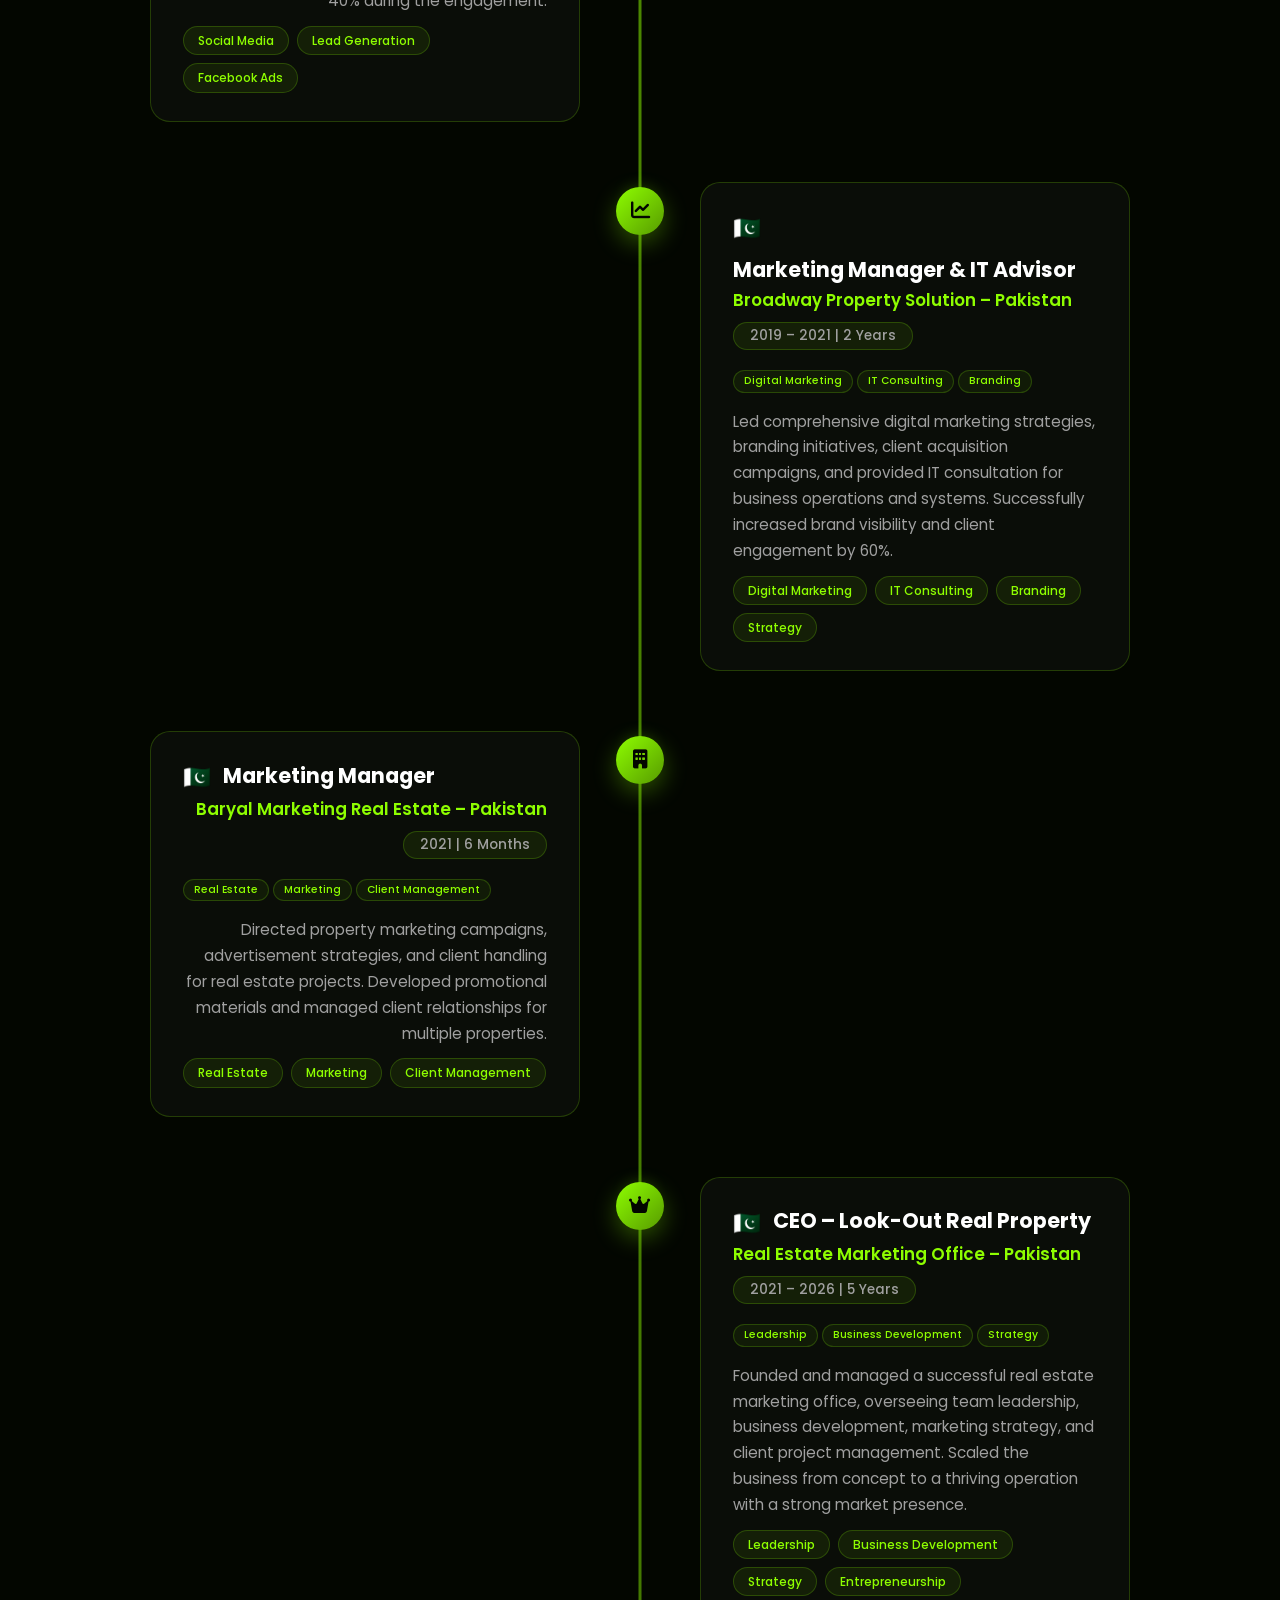
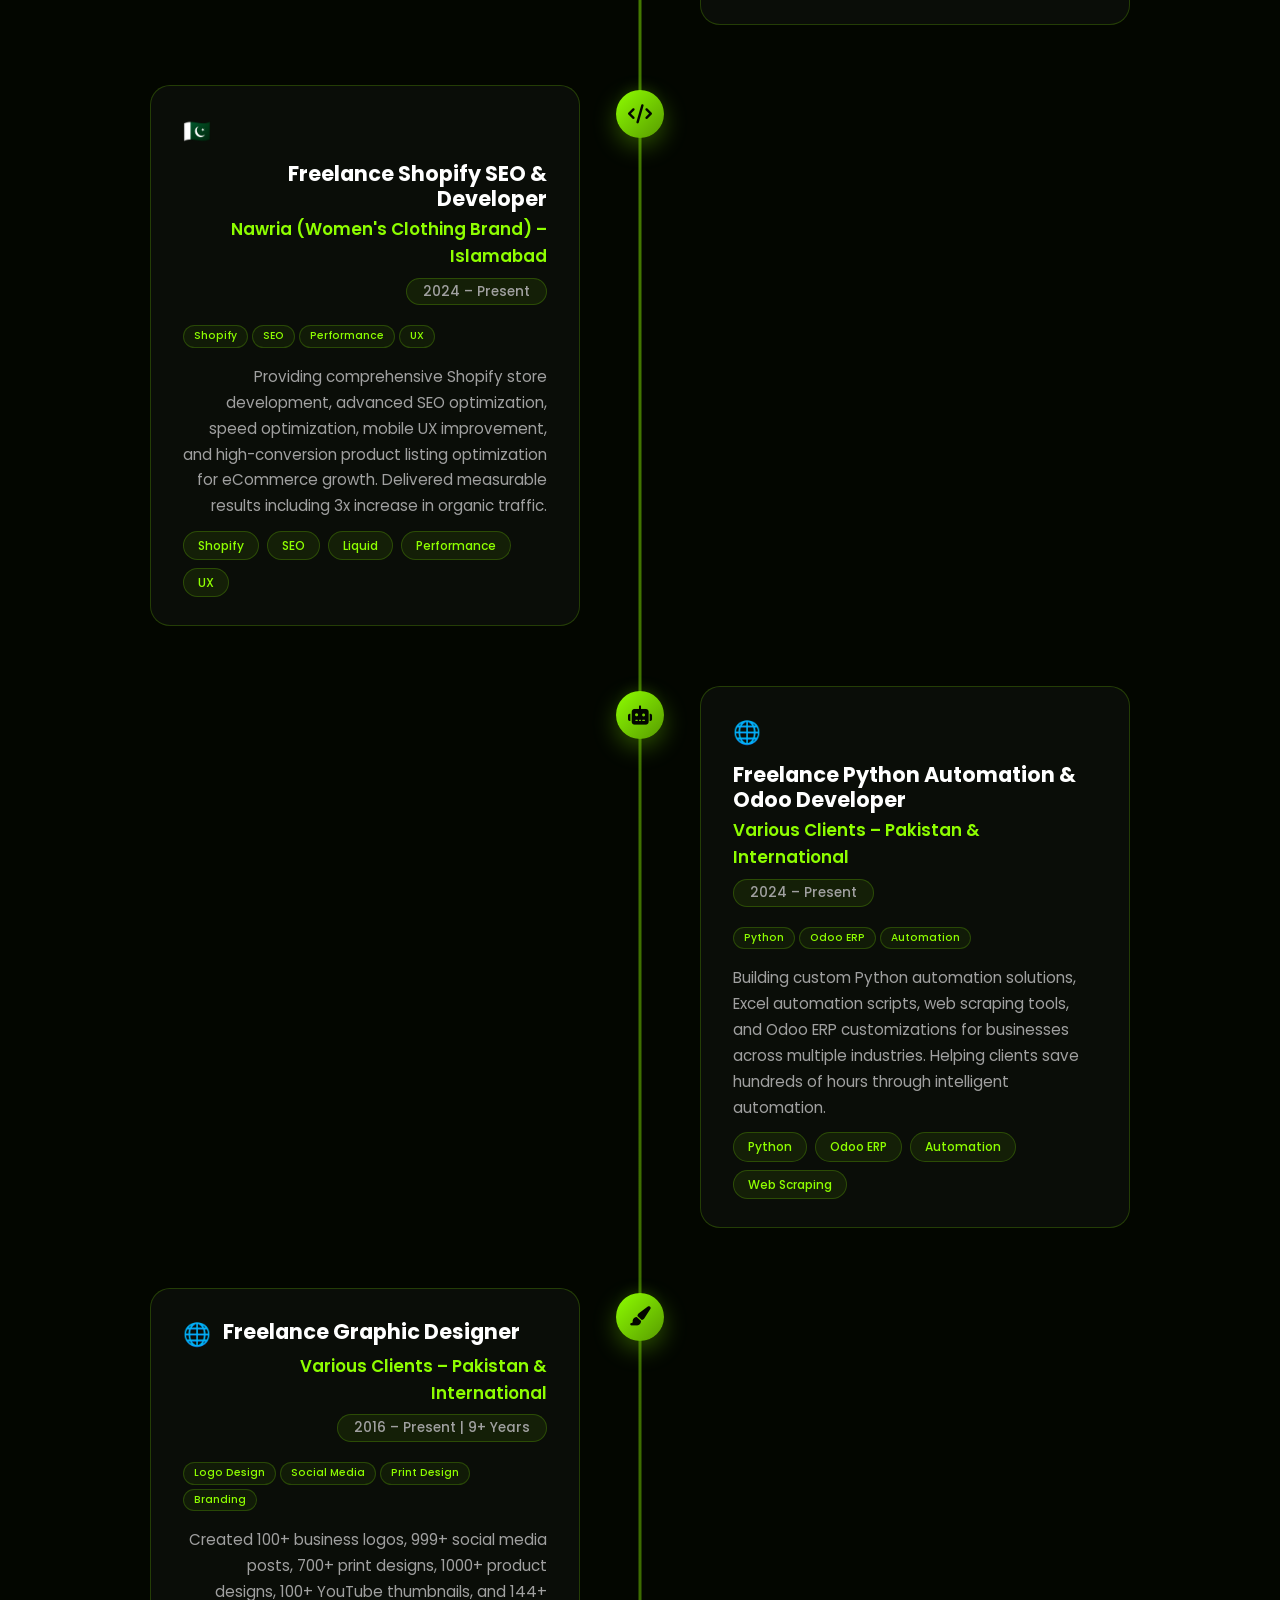
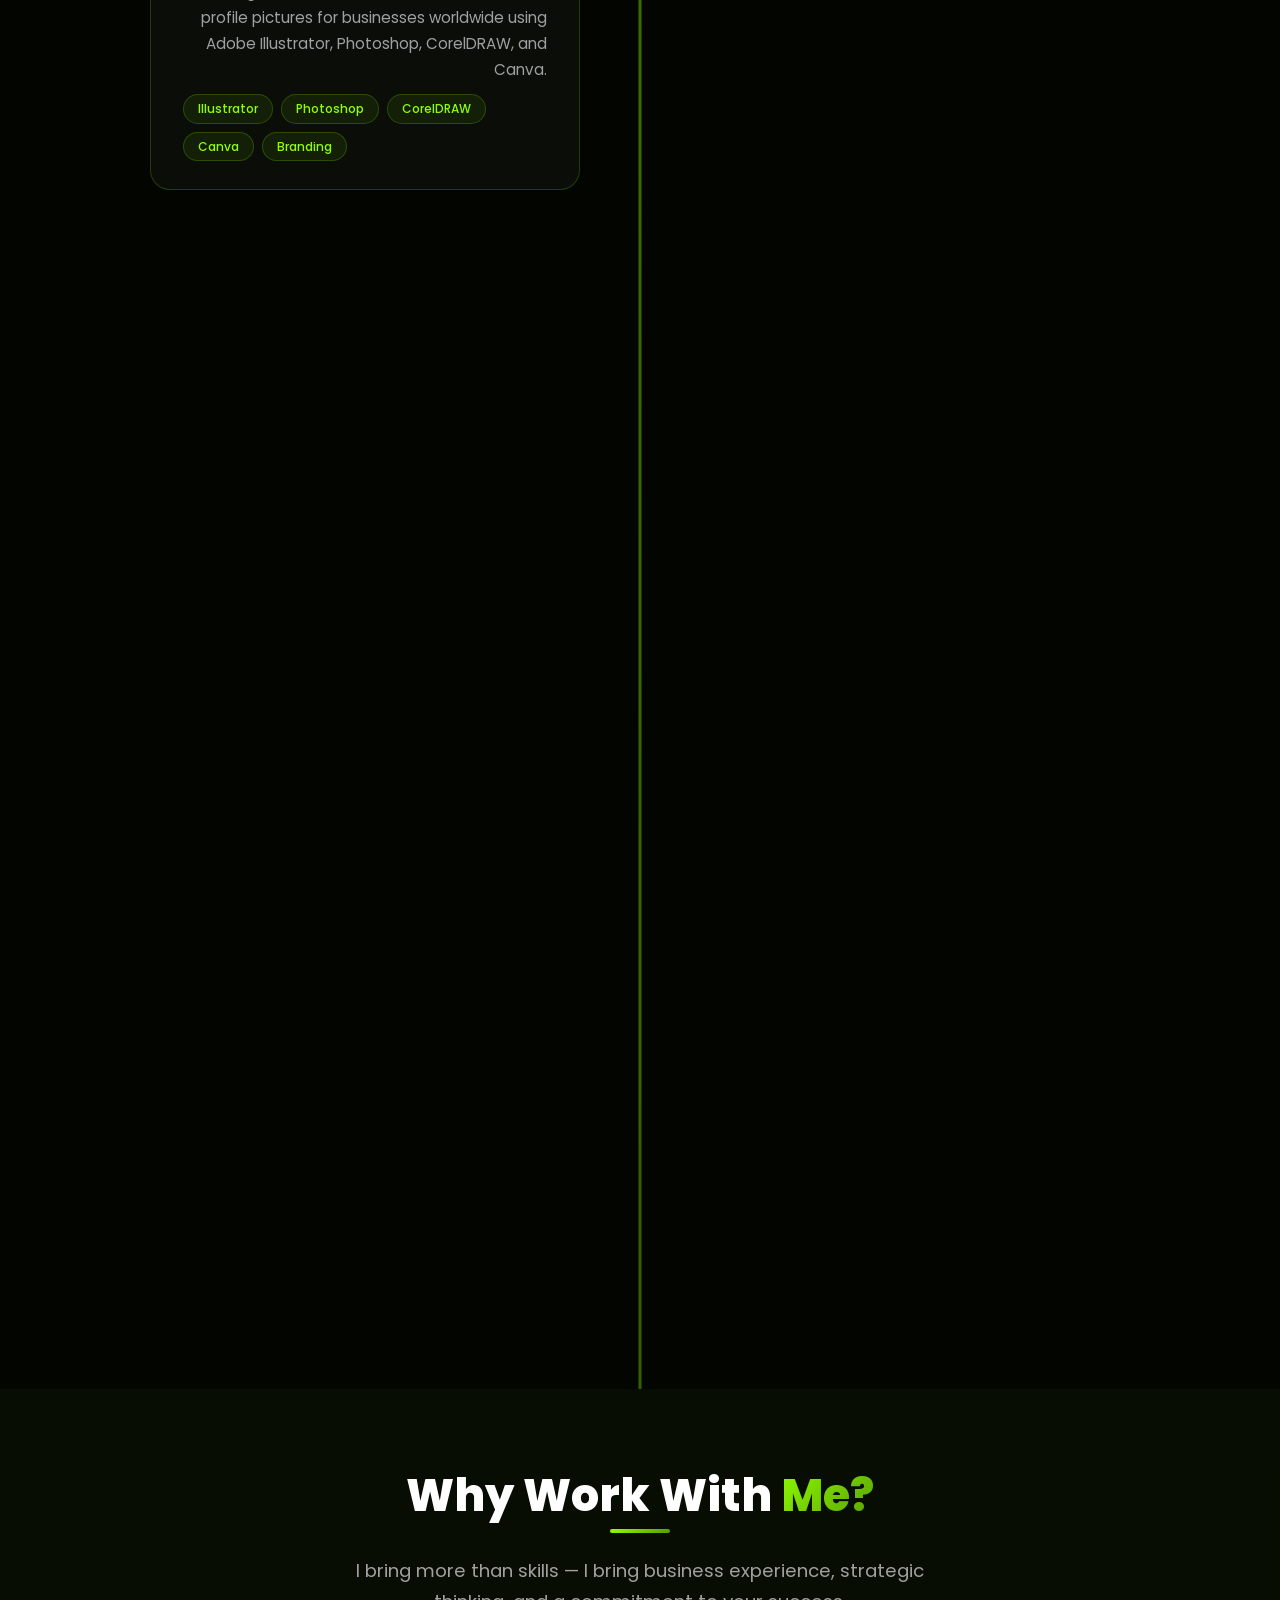
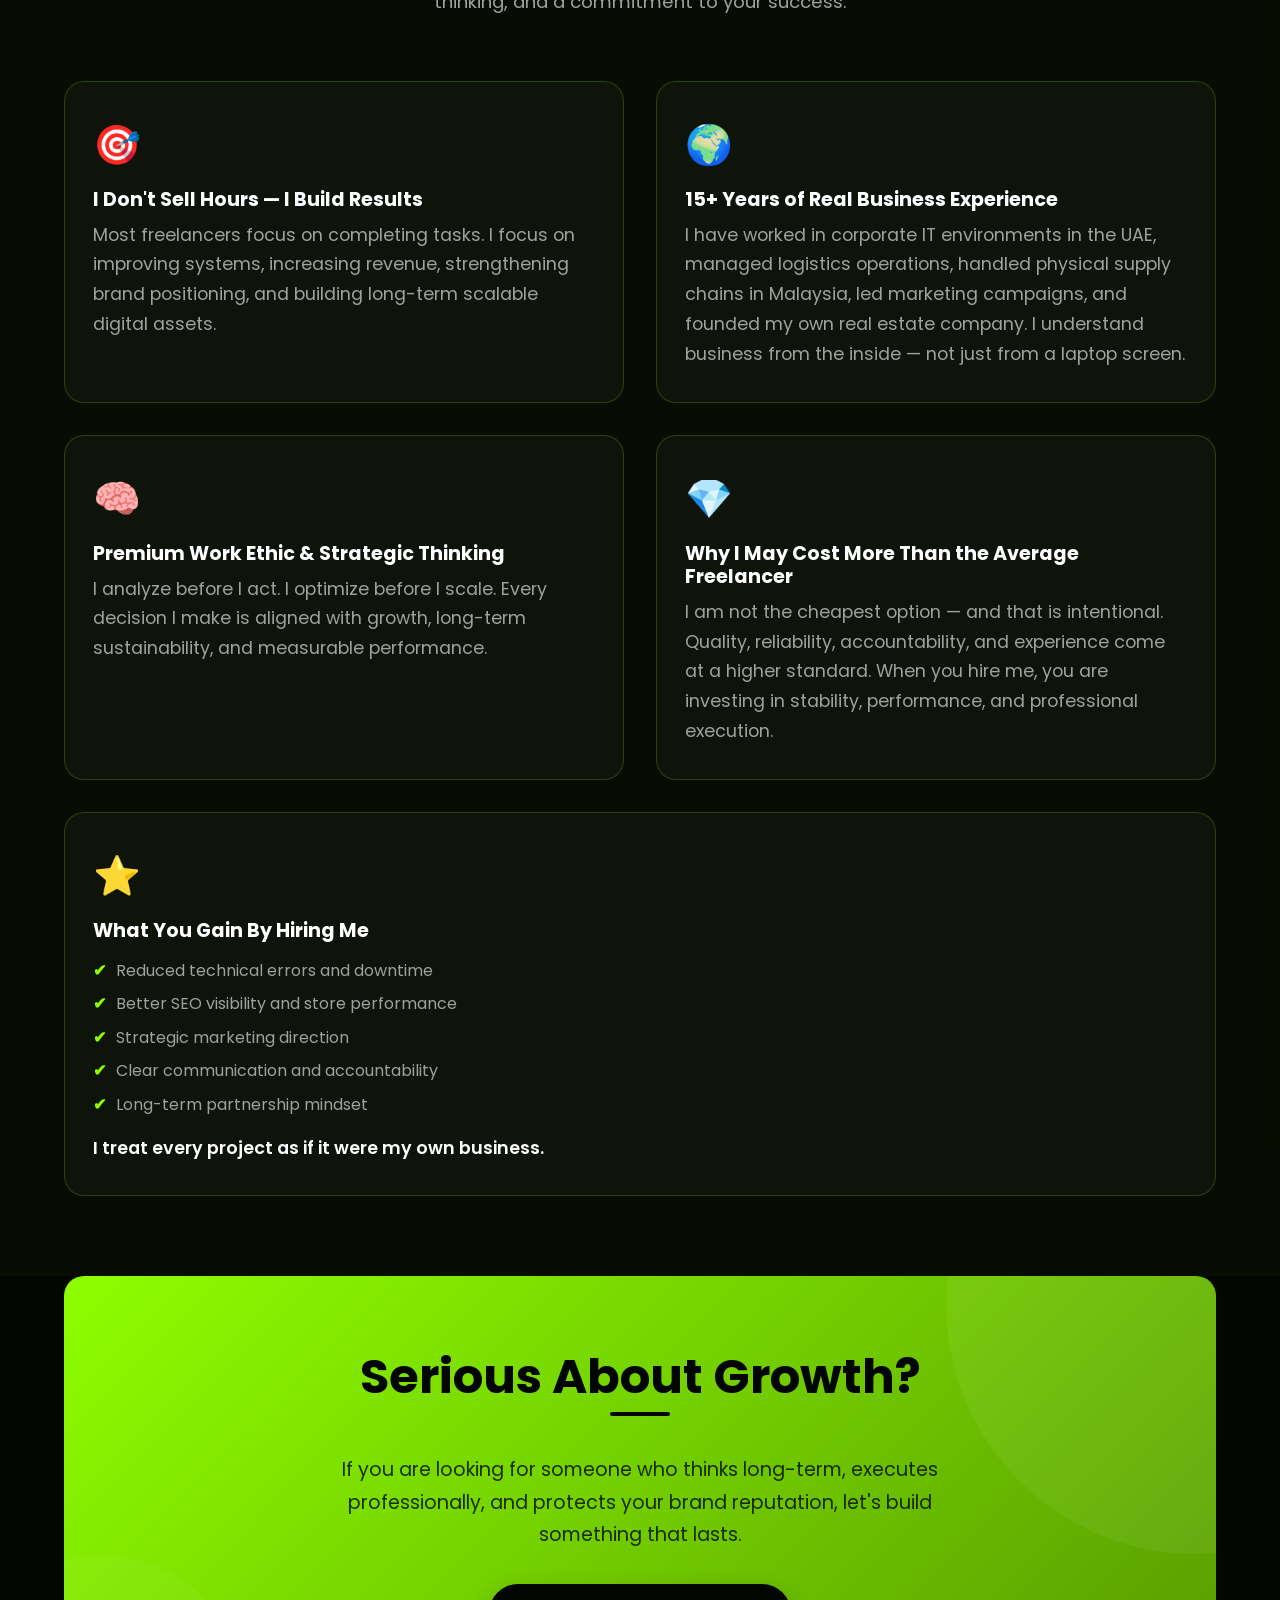
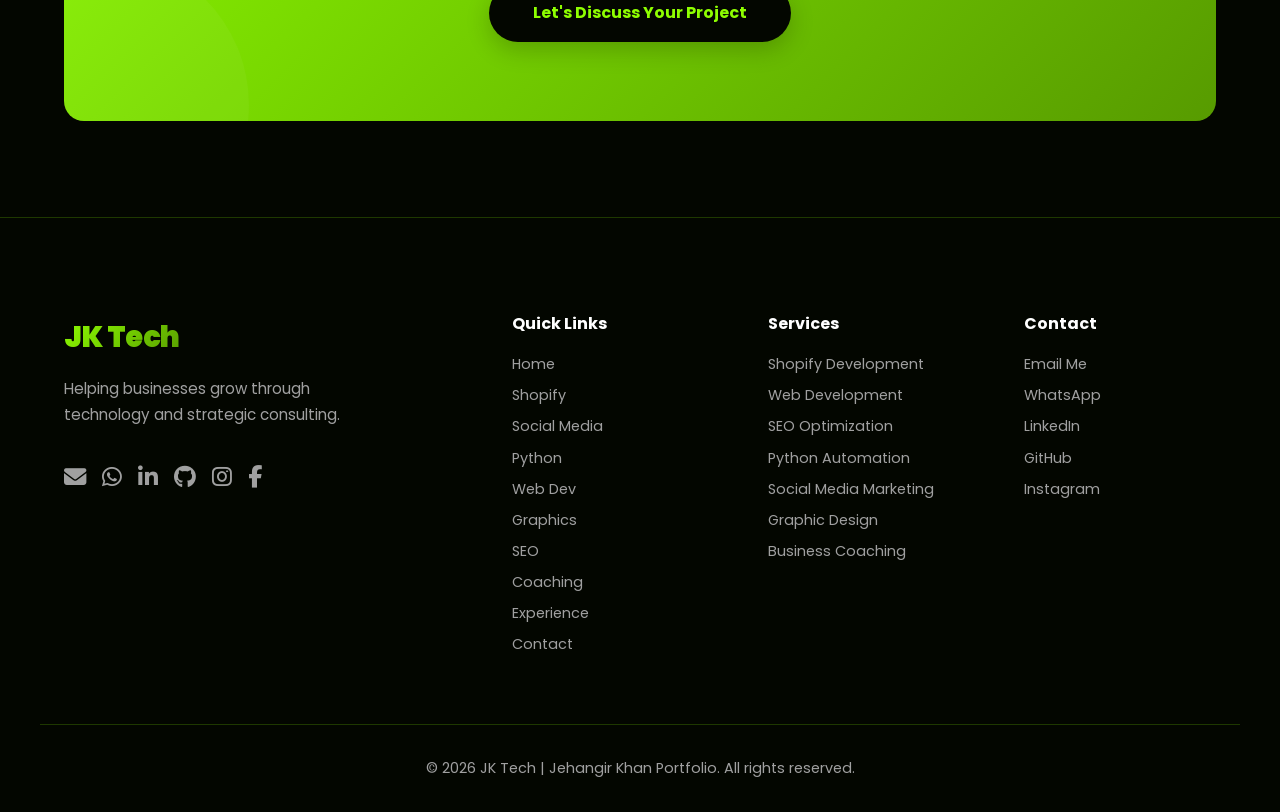
<file: experience.html>
<!DOCTYPE html>
<html lang="en">
<head>
    <meta charset="UTF-8">
    <meta name="viewport" content="width=device-width, initial-scale=1.0">

    <!-- SEO Meta -->
    <title>Work Experience | Jehangir Khan – 15+ Years International Expertise</title>
    <meta name="description" content="International Work Experience of Jehangir Khan – IT Support UAE, Logistics Supervisor, Marketing Manager, CEO, Shopify Developer, Business Coach, SEO Expert with 15+ years experience across 3 countries.">
    <meta name="keywords" content="Jehangir Khan Experience, IT Support UAE, Shopify Developer Pakistan, Marketing Manager Portfolio, Business Coach, SEO Expert, Odoo ERP">
    <meta name="author" content="Jehangir Khan">
    <meta name="robots" content="index, follow">
    <meta name="theme-color" content="#030600">

    <!-- Open Graph -->
    <meta property="og:type" content="website">
    <meta property="og:url" content="https://www.jktech.pk/experience.html">
    <meta property="og:title" content="Work Experience | Jehangir Khan – 15+ Years International Expertise">
    <meta property="og:description" content="International Work Experience spanning UAE, Malaysia, and Pakistan. IT Support, Logistics, Marketing, Shopify Development, SEO, and Business Coaching.">
    <meta property="og:image" content="https://www.jktech.pk/images/og-experience.jpg">
    <meta property="og:site_name" content="JK Tech">

    <!-- Twitter -->
    <meta property="twitter:card" content="summary_large_image">
    <meta property="twitter:url" content="https://www.jktech.pk/experience.html">
    <meta property="twitter:title" content="Work Experience | Jehangir Khan – 15+ Years International Expertise">
    <meta property="twitter:description" content="International Work Experience spanning UAE, Malaysia, and Pakistan.">

    <!-- Canonical -->
    <link rel="canonical" href="https://www.jktech.pk/experience.html">
    
    <!-- Favicon -->
    <link rel="icon" type="image/png" sizes="32x32" href="/favicon-32x32.png">
    <link rel="icon" type="image/png" sizes="16x16" href="/favicon-16x16.png">
    <link rel="apple-touch-icon" href="/apple-touch-icon.png">
    <link rel="manifest" href="/manifest.json">

    <!-- Fonts & Icons -->
    <link rel="preconnect" href="https://fonts.googleapis.com">
    <link rel="preconnect" href="https://fonts.gstatic.com" crossorigin>
    <link href="https://fonts.googleapis.com/css2?family=Poppins:wght@400;500;600;700;800;900&display=swap" rel="stylesheet">
    <link rel="stylesheet" href="https://cdnjs.cloudflare.com/ajax/libs/font-awesome/6.5.0/css/all.min.css">

    <!-- Main Stylesheet -->
    <link rel="stylesheet" href="css/style.css">

    <style>
        /* ============================================
           EXPERIENCE PAGE SPECIFIC STYLES
           ============================================ */

        /* Hero Override */
        .page-hero {
            position: relative;
            overflow: hidden;
        }
        .page-hero .hero-content {
            max-width: 900px;
            margin: 0 auto;
            padding: var(--space-xl) var(--space-md);
            text-align: center;
            position: relative;
            z-index: 2;
        }
        .page-hero .hero-content h1 {
            font-size: clamp(2.8rem, 6vw, 4.5rem);
            margin-bottom: var(--space-sm);
        }
        .page-hero .hero-content .hero-subtitle {
            max-width: 700px;
            margin: var(--space-sm) auto var(--space-md);
            font-size: 1.25rem;
            color: var(--text-dim);
        }
        
        .hero-badge {
            display: inline-block;
            background: rgba(142, 254, 0, 0.12);
            border: 1px solid var(--primary);
            border-radius: var(--radius-full);
            padding: 0.35rem 1.5rem;
            font-size: 0.85rem;
            font-weight: 600;
            color: var(--primary);
            margin-bottom: var(--space-md);
            letter-spacing: 0.5px;
        }
        .hero-badge i {
            margin-right: 8px;
        }

        .hero-stats {
            display: flex;
            justify-content: center;
            gap: 60px;
            margin-top: 56px;
            padding-top: 40px;
            border-top: 1px solid var(--border-light);
            flex-wrap: wrap;
        }
        .hero-stats .stat {
            display: flex;
            flex-direction: column;
            align-items: center;
        }
        .hero-stats .stat-number {
            font-size: 2.8rem;
            font-weight: 900;
            color: var(--primary);
            line-height: 1.2;
        }
        .hero-stats .stat-number .plus {
            font-size: 1.8rem;
        }
        .hero-stats .stat-label {
            font-size: 0.9rem;
            color: var(--text-dim);
            font-weight: 500;
            margin-top: 2px;
        }

        .hero-actions {
            display: flex;
            gap: var(--space-sm);
            justify-content: center;
            flex-wrap: wrap;
        }

        /* Timeline */
        .timeline-wrapper {
            position: relative;
            max-width: 1100px;
            margin: 0 auto;
            padding: 20px;
        }
        .timeline-wrapper::before {
            content: "";
            position: absolute;
            left: 50%;
            top: 0;
            width: 3px;
            height: 100%;
            background: var(--primary-gradient);
            transform: translateX(-50%);
            opacity: 0.6;
        }

        .timeline-item {
            position: relative;
            width: 50%;
            padding: 30px 40px;
            box-sizing: border-box;
            opacity: 0;
            transform: translateY(40px);
            transition: all 0.8s cubic-bezier(0.25, 0.46, 0.45, 0.94);
        }
        .timeline-item.visible {
            opacity: 1;
            transform: translateY(0);
        }
        .timeline-item.left {
            left: 0;
            text-align: right;
            padding-right: 60px;
        }
        .timeline-item.right {
            left: 50%;
            padding-left: 60px;
        }

        .timeline-item::after {
            content: "";
            position: absolute;
            top: 40px;
            width: 18px;
            height: 18px;
            background: var(--primary);
            border-radius: 50%;
            box-shadow: 0 0 20px rgba(142, 254, 0, 0.4);
            border: 3px solid var(--bg-dark);
            transition: all 0.3s;
            z-index: 2;
        }
        .timeline-item:hover::after {
            transform: scale(1.3);
            box-shadow: 0 0 30px rgba(142, 254, 0, 0.6);
        }
        .timeline-item.left::after {
            right: -9px;
        }
        .timeline-item.right::after {
            left: -9px;
        }

        .timeline-item .icon-wrapper {
            position: absolute;
            top: 35px;
            width: 48px;
            height: 48px;
            background: var(--primary-gradient);
            border-radius: 50%;
            display: flex;
            align-items: center;
            justify-content: center;
            color: var(--bg-dark);
            font-size: 1.2rem;
            box-shadow: 0 8px 24px rgba(142, 254, 0, 0.3);
            z-index: 3;
        }
        .timeline-item.left .icon-wrapper {
            right: -24px;
        }
        .timeline-item.right .icon-wrapper {
            left: -24px;
        }

        .timeline-content {
            background: var(--bg-card);
            border-radius: var(--radius-lg);
            padding: 28px 32px;
            border: 1px solid var(--border-light);
            transition: all 0.4s;
            position: relative;
            overflow: hidden;
        }
        .timeline-content::before {
            content: '';
            position: absolute;
            top: 0;
            left: 0;
            right: 0;
            height: 4px;
            background: var(--primary-gradient);
            transform: scaleX(0);
            transition: transform 0.4s;
        }
        .timeline-content:hover::before {
            transform: scaleX(1);
        }
        .timeline-content:hover {
            transform: translateY(-6px);
            box-shadow: var(--shadow-card-hover);
            border-color: var(--border-medium);
        }

        .timeline-content .company-name {
            display: flex;
            align-items: center;
            gap: 12px;
            flex-wrap: wrap;
        }
        .timeline-content .company-name .flag {
            font-size: 1.4rem;
        }
        .timeline-content .company-name h3 {
            font-size: 1.3rem;
            font-weight: 700;
            color: var(--text-light);
            margin-bottom: 4px;
        }
        .timeline-content .company {
            font-weight: 600;
            color: var(--primary);
            display: block;
            font-size: 1.05rem;
        }
        .timeline-content .date {
            font-size: 0.85rem;
            color: var(--text-dim);
            display: inline-block;
            background: rgba(142, 254, 0, 0.08);
            padding: 2px 16px;
            border-radius: var(--radius-full);
            font-weight: 500;
            margin: 8px 0 12px;
            border: 1px solid var(--border-light);
        }
        .timeline-content .role-description {
            line-height: 1.7;
            color: var(--text-dim);
            font-size: 0.95rem;
        }
        .timeline-content .services-list {
            display: flex;
            flex-wrap: wrap;
            gap: 4px;
            margin: var(--space-xs) 0 var(--space-sm);
        }
        .timeline-content .services-list span {
            background: rgba(142, 254, 0, 0.06);
            padding: 2px 10px;
            border-radius: var(--radius-full);
            font-size: 0.65rem;
            font-weight: 500;
            color: var(--text-muted);
            border: 1px solid var(--border-light);
        }
        .timeline-content .tech-tags {
            display: flex;
            flex-wrap: wrap;
            gap: 8px;
            margin-top: 12px;
        }
        .timeline-content .tech-tags span {
            background: rgba(142, 254, 0, 0.08);
            padding: 4px 14px;
            border-radius: var(--radius-full);
            font-size: 0.75rem;
            font-weight: 500;
            color: var(--text-muted);
            border: 1px solid var(--border-light);
        }

        /* Why Section */
        .why-grid {
            display: grid;
            grid-template-columns: repeat(2, 1fr);
            gap: 32px;
            margin-top: 32px;
        }
        .why-card {
            background: var(--bg-card);
            padding: 32px 28px;
            border-radius: var(--radius-lg);
            border: 1px solid var(--border-light);
            transition: all 0.4s;
            position: relative;
        }
        .why-card:hover {
            transform: translateY(-6px);
            box-shadow: var(--shadow-card-hover);
            border-color: var(--border-medium);
        }
        .why-card .icon {
            font-size: 2.4rem;
            margin-bottom: 12px;
            display: inline-block;
        }
        .why-card h3 {
            font-size: 1.2rem;
            margin-bottom: 10px;
            font-weight: 700;
            color: var(--text-light);
        }
        .why-card p {
            color: var(--text-dim);
            line-height: 1.7;
        }
        .why-card ul {
            list-style: none;
            margin-top: 12px;
        }
        .why-card ul li {
            padding: 4px 0;
            color: var(--text-dim);
            display: flex;
            align-items: center;
            gap: 10px;
        }
        .why-card ul li::before {
            content: '✔';
            color: var(--primary);
            font-weight: 700;
        }
        .why-card.full-width {
            grid-column: 1 / -1;
        }

        /* CTA */
        .cta-section {
            background: var(--primary-gradient);
            color: var(--bg-dark);
            border-radius: var(--radius-lg);
            padding: 72px 56px;
            text-align: center;
            position: relative;
            overflow: hidden;
        }
        .cta-section::before {
            content: '';
            position: absolute;
            top: -50%;
            right: -20%;
            width: 500px;
            height: 500px;
            background: rgba(255,255,255,0.06);
            border-radius: 50%;
        }
        .cta-section::after {
            content: '';
            position: absolute;
            bottom: -30%;
            left: -10%;
            width: 300px;
            height: 300px;
            background: rgba(255,255,255,0.04);
            border-radius: 50%;
        }
        .cta-section h2 {
            color: var(--bg-dark);
            font-size: 3rem;
            position: relative;
            z-index: 2;
        }
        .cta-section h2::after {
            background: var(--bg-dark);
            left: 50%;
            transform: translateX(-50%);
        }
        .cta-section p {
            color: rgba(3, 6, 0, 0.8);
            max-width: 600px;
            margin: var(--space-sm) auto var(--space-md);
            font-size: 1.2rem;
            position: relative;
            z-index: 2;
        }
        .cta-section .btn {
            background: var(--bg-dark);
            color: var(--primary);
            box-shadow: 0 8px 24px rgba(0,0,0,0.2);
            position: relative;
            z-index: 2;
            font-weight: 700;
            padding: 16px 44px;
        }
        .cta-section .btn:hover {
            background: #0a1a00;
            color: var(--primary-light);
            box-shadow: 0 12px 36px rgba(0,0,0,0.3);
            transform: translateY(-3px);
        }

        /* ============================================
           HEADER & FOOTER
           ============================================ */
        header {
            position: fixed;
            top: 0;
            left: 0;
            right: 0;
            background: rgba(3, 6, 0, 0.85);
            backdrop-filter: blur(12px);
            -webkit-backdrop-filter: blur(12px);
            z-index: 1000;
            padding: 12px 0;
            border-bottom: 1px solid var(--border-light);
            transition: all var(--transition-base);
        }
        header.shrink {
            padding: 8px 0;
            background: rgba(3, 6, 0, 0.95);
        }
        .header-inner {
            display: flex;
            justify-content: space-between;
            align-items: center;
            max-width: 1200px;
            margin: 0 auto;
            padding: 0 24px;
        }
        .logo {
            font-size: 1.8rem;
            font-weight: 900;
            background: var(--primary-gradient);
            -webkit-background-clip: text;
            -webkit-text-fill-color: transparent;
            background-clip: text;
            letter-spacing: -0.5px;
            z-index: 1001;
        }
        nav {
            display: flex;
            align-items: center;
            gap: 20px;
        }
        nav a {
            color: var(--text-light);
            font-weight: 500;
            font-size: 0.9rem;
            padding: 4px 0;
            position: relative;
            transition: color var(--transition-base);
        }
        nav a::before {
            content: '';
            position: absolute;
            bottom: -2px;
            left: 0;
            width: 0;
            height: 2px;
            background: var(--primary-gradient);
            transition: width var(--transition-base);
        }
        nav a:hover {
            color: var(--primary);
        }
        nav a:hover::before,
        nav a[aria-current="page"]::before {
            width: 100%;
        }
        nav a[aria-current="page"] {
            color: var(--primary);
        }
        .nav-cta {
            background: var(--primary-gradient);
            color: var(--bg-dark) !important;
            padding: 0.4rem 1.2rem !important;
            border-radius: var(--radius-full);
            font-weight: 600;
            font-size: 0.85rem;
        }
        .nav-cta::before {
            display: none !important;
        }
        .nav-cta:hover {
            transform: translateY(-2px);
            box-shadow: var(--shadow-glow);
            color: var(--bg-dark) !important;
        }
        .menu-toggle {
            display: none;
            flex-direction: column;
            cursor: pointer;
            background: transparent;
            border: none;
            padding: 0.5rem;
            z-index: 1001;
        }
        .bar {
            width: 25px;
            height: 3px;
            background: var(--text-light);
            margin: 3px 0;
            border-radius: 2px;
            transition: all var(--transition-base);
        }
        .menu-toggle.active .bar:nth-child(1) {
            transform: rotate(45deg) translate(5px, 5px);
        }
        .menu-toggle.active .bar:nth-child(2) {
            opacity: 0;
            transform: translateX(-10px);
        }
        .menu-toggle.active .bar:nth-child(3) {
            transform: rotate(-45deg) translate(7px, -6px);
        }

        footer {
            background: var(--bg-dark);
            padding: var(--space-xl) 0 var(--space-md);
            border-top: 1px solid var(--border-light);
            margin-top: var(--space-xl);
        }
        .footer-grid {
            display: grid;
            grid-template-columns: 2fr 1fr 1fr 1fr;
            gap: var(--space-lg);
            max-width: 1200px;
            margin: 0 auto;
            padding: 0 24px;
        }
        .footer-brand .logo {
            font-size: 1.8rem;
            font-weight: 900;
            background: var(--primary-gradient);
            -webkit-background-clip: text;
            -webkit-text-fill-color: transparent;
            background-clip: text;
            display: inline-block;
        }
        .footer-brand p {
            color: var(--text-dim);
            max-width: 300px;
            margin: var(--space-sm) 0 var(--space-md);
            font-size: 0.95rem;
        }
        .footer-socials {
            display: flex;
            gap: var(--space-sm);
            font-size: 1.4rem;
        }
        .footer-socials a {
            color: var(--text-dim);
            transition: all var(--transition-base);
        }
        .footer-socials a:hover {
            color: var(--primary);
            transform: translateY(-3px);
        }
        .footer-col h4 {
            font-size: 1rem;
            font-weight: 700;
            color: var(--text-light);
            margin-bottom: var(--space-sm);
        }
        .footer-col a {
            display: block;
            color: var(--text-dim);
            padding: 4px 0;
            font-size: 0.9rem;
            transition: color var(--transition-base);
        }
        .footer-col a:hover {
            color: var(--primary);
        }
        .footer-bottom {
            border-top: 1px solid var(--border-light);
            margin-top: var(--space-lg);
            padding-top: var(--space-md);
            text-align: center;
            color: var(--text-dim);
            font-size: 0.9rem;
            max-width: 1200px;
            margin-left: auto;
            margin-right: auto;
            padding-left: 24px;
            padding-right: 24px;
        }

        .container {
            max-width: 1200px;
            margin: 0 auto;
            padding: 0 24px;
        }
        .section {
            padding: 80px 0;
        }
        .section-title {
            text-align: center;
            margin-bottom: var(--space-lg);
        }
        .section-title h2 {
            font-size: 2.8rem;
            font-weight: 800;
            display: inline-block;
            position: relative;
            margin-bottom: 16px;
        }
        .section-title h2 .highlight {
            background: var(--primary-gradient);
            -webkit-background-clip: text;
            -webkit-text-fill-color: transparent;
            background-clip: text;
        }
        .section-title h2::after {
            content: '';
            position: absolute;
            bottom: -10px;
            left: 50%;
            transform: translateX(-50%);
            width: 60px;
            height: 4px;
            background: var(--primary-gradient);
            border-radius: 2px;
        }
        .section-title p {
            max-width: 600px;
            margin: var(--space-sm) auto 0;
            color: var(--text-dim);
            font-size: 1.15rem;
        }

        .btn {
            display: inline-block;
            background: var(--primary-gradient);
            color: var(--bg-dark);
            font-weight: 600;
            padding: 0.75rem 2rem;
            border-radius: var(--radius-full);
            text-decoration: none;
            border: none;
            cursor: pointer;
            transition: all var(--transition-base);
            position: relative;
            overflow: hidden;
            z-index: 1;
            box-shadow: var(--shadow-glow);
            min-width: 180px;
            text-align: center;
            font-size: 1rem;
        }
        .btn::before {
            content: '';
            position: absolute;
            top: 0;
            left: -100%;
            width: 100%;
            height: 100%;
            background: linear-gradient(90deg, transparent, rgba(255,255,255,0.2), transparent);
            transition: left var(--transition-slow);
            z-index: -1;
        }
        .btn:hover {
            transform: translateY(-3px);
            box-shadow: var(--shadow-glow-hover);
            color: var(--bg-dark);
        }
        .btn:hover::before {
            left: 100%;
        }
        .btn-outline {
            background: transparent;
            color: var(--primary);
            border: 2px solid var(--primary);
            box-shadow: none;
        }
        .btn-outline:hover {
            background: var(--primary);
            color: var(--bg-dark);
            box-shadow: var(--shadow-glow);
        }

        /* ===== FLOATING ELEMENTS ===== */
        #back-to-top {
            position: fixed;
            bottom: 30px;
            right: 30px;
            width: 50px;
            height: 50px;
            background: var(--primary-gradient);
            color: var(--bg-dark);
            border: none;
            border-radius: 50%;
            font-size: 1.5rem;
            cursor: pointer;
            display: none;
            align-items: center;
            justify-content: center;
            z-index: 999;
            transition: all var(--transition-base);
            box-shadow: var(--shadow-glow);
        }
        #back-to-top:hover {
            transform: translateY(-5px) scale(1.05);
            box-shadow: var(--shadow-glow-hover);
        }
        #back-to-top.visible {
            display: flex;
        }
        .whatsapp-float {
            position: fixed;
            bottom: 30px;
            left: 30px;
            background: #25D366;
            color: white;
            border-radius: var(--radius-full);
            padding: 12px 20px;
            display: flex;
            align-items: center;
            gap: 10px;
            text-decoration: none;
            font-weight: 500;
            z-index: 999;
            box-shadow: 0 4px 10px rgba(0,0,0,0.3);
            transition: all var(--transition-base);
            border: none;
            cursor: pointer;
            font-family: inherit;
            font-size: 0.95rem;
        }
        .whatsapp-float:hover {
            transform: scale(1.05) translateY(-3px);
            box-shadow: 0 8px 20px rgba(37,211,102,0.4);
        }
        .whatsapp-float i {
            font-size: 1.5rem;
        }
        #progress-bar {
            position: fixed;
            top: 0;
            left: 0;
            height: 4px;
            background: var(--primary-gradient);
            z-index: 9999;
            width: 0%;
            transition: width 0.1s;
        }
        .skip-link {
            position: absolute;
            top: -40px;
            left: 0;
            background: var(--primary);
            color: var(--bg-dark);
            padding: 8px 16px;
            z-index: 1001;
            text-decoration: none;
            border-radius: 0 0 var(--radius-sm) 0;
            transition: top var(--transition-base);
            font-weight: 600;
        }
        .skip-link:focus {
            top: 0;
        }

        /* ===== ANIMATIONS ===== */
        .fade-up {
            opacity: 0;
            transform: translateY(40px);
            transition: all 0.8s cubic-bezier(0.25, 0.46, 0.45, 0.94);
        }
        .fade-up.visible {
            opacity: 1;
            transform: translateY(0);
        }
        .scale-in {
            opacity: 0;
            transform: scale(0.92);
            transition: all 0.6s cubic-bezier(0.25, 0.46, 0.45, 0.94);
        }
        .scale-in.visible {
            opacity: 1;
            transform: scale(1);
        }

        /* ===== RESPONSIVE ===== */
        @media (max-width: 1024px) {
            .hero-stats {
                gap: 32px;
            }
            .hero-stats .stat-number {
                font-size: 2.2rem;
            }
            .why-grid {
                grid-template-columns: 1fr;
            }
            .footer-grid {
                grid-template-columns: 1fr 1fr;
                gap: var(--space-md);
            }
        }

        @media (max-width: 768px) {
            body {
                padding-top: 70px;
            }
            .menu-toggle {
                display: flex;
            }
            nav {
                position: fixed;
                top: 0;
                right: -100%;
                width: 75%;
                max-width: 320px;
                height: 100vh;
                background: var(--bg-dark);
                flex-direction: column;
                padding: 5rem 2rem 2rem;
                transition: right var(--transition-base);
                box-shadow: -5px 0 30px rgba(0,0,0,0.5);
                z-index: 1000;
                border-left: 1px solid var(--border-light);
                gap: var(--space-sm);
                overflow-y: auto;
                align-items: flex-start;
            }
            nav.active {
                right: 0;
            }
            nav a {
                font-size: 1.1rem;
                padding: 0.5rem 0;
            }
            .nav-cta {
                margin-top: var(--space-xs);
            }
            body.no-scroll {
                overflow: hidden;
            }

            .page-hero .hero-content {
                padding: var(--space-lg) var(--space-sm);
            }
            .page-hero .hero-content h1 {
                font-size: 2.2rem;
            }
            .page-hero .hero-content .hero-subtitle {
                font-size: 1rem;
            }

            .hero-stats {
                gap: 20px;
                margin-top: 32px;
                padding-top: 24px;
            }
            .hero-stats .stat-number {
                font-size: 1.8rem;
            }

            .timeline-wrapper::before {
                left: 20px;
            }
            .timeline-item {
                width: 100%;
                padding-left: 60px !important;
                padding-right: 20px !important;
                text-align: left !important;
                left: 0 !important;
            }
            .timeline-item::after {
                left: 12px !important;
                right: auto !important;
            }
            .timeline-item .icon-wrapper {
                left: -4px !important;
                right: auto !important;
                width: 40px;
                height: 40px;
                font-size: 1rem;
            }
            .timeline-content .company-name {
                flex-direction: column;
                align-items: flex-start;
            }

            .cta-section {
                padding: 48px 24px;
            }
            .cta-section h2 {
                font-size: 2rem;
            }
            .cta-section p {
                font-size: 1rem;
            }

            .footer-grid {
                grid-template-columns: 1fr;
                gap: var(--space-md);
                text-align: center;
            }
            .footer-brand p {
                margin: var(--space-sm) auto;
            }
            .footer-socials {
                justify-content: center;
            }
            .whatsapp-float span {
                display: none;
            }
            .whatsapp-float {
                border-radius: 50%;
                padding: 14px;
            }
            #back-to-top {
                width: 44px;
                height: 44px;
                font-size: 1.2rem;
            }
        }

        @media (max-width: 480px) {
            .hero-stats {
                gap: 16px;
            }
            .hero-stats .stat-number {
                font-size: 1.5rem;
            }
            .hero-stats .stat-label {
                font-size: 0.75rem;
            }
            .why-card {
                padding: 24px 20px;
            }
            .cta-section .btn {
                padding: 14px 28px;
                font-size: 0.95rem;
                width: 100%;
            }
            .logo {
                font-size: 1.4rem;
            }
            .section-title h2 {
                font-size: 2rem;
            }
        }
    </style>
</head>

<body>

    <!-- Progress Bar -->
    <div id="progress-bar" role="progressbar" aria-label="Scroll progress"></div>

    <!-- Skip Link -->
    <a href="#main-content" class="skip-link">Skip to main content</a>

    <!-- HEADER -->
    <header id="main-header">
        <div class="header-inner">
            <a href="index.html" class="logo">
                <img src="images/jk-logo.png" alt="JK Tech Logo" height="70">
            </a>
            <nav aria-label="Main navigation" id="main-nav">
    <a href="index.html" aria-current="page">Home</a>
    <a href="shopify.html">Shopify</a>
    <a href="social-media.html">Social Media</a>
    <a href="python.html">Python</a>
    <a href="web-dev.html">Web Dev</a>
    <a href="graphics.html">Graphics</a>
    <a href="seo.html">SEO</a>
    <a href="odoo.html">Odoo ERP</a>
    <a href="business-coaching.html">Coaching</a>
    <a href="experience.html"aria-current="page">Experience</a>
    <a href="contact.html" class="nav-cta">Contact</a>
</nav>
            <button class="menu-toggle" id="mobile-menu" aria-label="Toggle menu" aria-expanded="false">
                <span class="bar"></span>
                <span class="bar"></span>
                <span class="bar"></span>
            </button>
        </div>
    </header>

    <main id="main-content">

        <!-- HERO -->
        <section class="page-hero hero">
            <div class="hero-content">
                <div class="hero-badge">
                    <i class="fas fa-briefcase"></i> 15+ Years of International Experience
                </div>
                <h1>Work <span class="highlight">Experience</span></h1>
                <p class="hero-subtitle">
                    UAE 🇦🇪 • Malaysia 🇲🇾 • Pakistan 🇵🇰 — IT Support, Logistics, Marketing, 
                    Shopify Development, SEO, and Business Coaching
                </p>
                <div class="hero-actions">
                    <a href="#timeline" class="btn">View Timeline</a>
                    <a href="contact.html" class="btn btn-outline">Discuss Your Project</a>
                </div>
                <div class="hero-stats">
                    <div class="stat">
                        <span class="stat-number">15<span class="plus">+</span></span>
                        <span class="stat-label">Years Experience</span>
                    </div>
                    <div class="stat">
                        <span class="stat-number">3</span>
                        <span class="stat-label">Countries</span>
                    </div>
                    <div class="stat">
                        <span class="stat-number">12<span class="plus">+</span></span>
                        <span class="stat-label">Roles &amp; Projects</span>
                    </div>
                    <div class="stat">
                        <span class="stat-number">100<span class="plus">+</span></span>
                        <span class="stat-label">Projects Completed</span>
                    </div>
                </div>
            </div>
        </section>

        <!-- TIMELINE -->
        <section class="timeline-wrapper" id="timeline" aria-labelledby="timeline-heading">
            <div class="timeline-item left" data-delay="100">
                <div class="icon-wrapper"><i class="fas fa-laptop"></i></div>
                <div class="timeline-content">
                    <div class="company-name">
                        <span class="flag">🇦🇪</span>
                        <h3>IT Assistant (Level 1 &amp; 2)</h3>
                    </div>
                    <span class="company">NGI – Ras Al Khaimah, UAE</span>
                    <span class="date">2008 – 2011 | 3 Years</span>
                    <div class="services-list">
                        <span>IT Support</span>
                        <span>Hardware</span>
                        <span>Networking</span>
                    </div>
                    <p class="role-description">
                        Provided comprehensive IT support including hardware troubleshooting, software installation,
                        system maintenance, and end-user technical support. Maintained office IT infrastructure
                        and ensured minimal downtime for daily operations across multiple departments.
                    </p>
                    <div class="tech-tags">
                        <span>Hardware</span>
                        <span>Networking</span>
                        <span>Windows</span>
                        <span>IT Support</span>
                    </div>
                </div>
            </div>

            <div class="timeline-item right" data-delay="200">
                <div class="icon-wrapper"><i class="fas fa-truck"></i></div>
                <div class="timeline-content">
                    <div class="company-name">
                        <span class="flag">🇦🇪</span>
                        <h3>Logistics Supervisor</h3>
                    </div>
                    <span class="company">NGI – Ras Al Khaimah, UAE</span>
                    <span class="date">2011 – 2013 | 2 Years</span>
                    <div class="services-list">
                        <span>Logistics</span>
                        <span>Team Management</span>
                        <span>Supply Chain</span>
                    </div>
                    <p class="role-description">
                        Managed end-to-end logistics operations, inventory tracking, shipment coordination,
                        and team supervision. Successfully improved workflow efficiency and delivery management
                        systems, reducing delivery times by 15%.
                    </p>
                    <div class="tech-tags">
                        <span>Inventory</span>
                        <span>Team Management</span>
                        <span>Supply Chain</span>
                    </div>
                </div>
            </div>

            <div class="timeline-item left" data-delay="300">
                <div class="icon-wrapper"><i class="fas fa-microchip"></i></div>
                <div class="timeline-content">
                    <div class="company-name">
                        <span class="flag">🇦🇪</span>
                        <h3>IT Hardware &amp; Maintenance Specialist</h3>
                    </div>
                    <span class="company">Al Tasmeem Al Raqi – Sharjah, UAE</span>
                    <span class="date">2013 – 2016 | 3 Years</span>
                    <div class="services-list">
                        <span>PC Repair</span>
                        <span>Maintenance</span>
                        <span>Optimization</span>
                    </div>
                    <p class="role-description">
                        Specialized in PC and laptop repair, OS installation, hardware upgrades,
                        virus removal, and system optimization for business and personal clients.
                        Built a reputation for fast, reliable service and technical expertise.
                    </p>
                    <div class="tech-tags">
                        <span>PC Repair</span>
                        <span>OS Installation</span>
                        <span>System Optimization</span>
                        <span>Hardware</span>
                    </div>
                </div>
            </div>

            <div class="timeline-item right" data-delay="400">
                <div class="icon-wrapper"><i class="fas fa-store"></i></div>
                <div class="timeline-content">
                    <div class="company-name">
                        <span class="flag">🇲🇾</span>
                        <h3>Salesman &amp; Supplier</h3>
                    </div>
                    <span class="company">Jempol Bakery Kedai Nasir – Negeri Sembilan, Malaysia</span>
                    <span class="date">2016 – 2019 | 3 Years</span>
                    <div class="services-list">
                        <span>Sales</span>
                        <span>Distribution</span>
                        <span>Customer Relations</span>
                    </div>
                    <p class="role-description">
                        Managed product supply to local shops, customer relations, and sales growth.
                        Successfully expanded distribution network, improved local market reach,
                        and built long-term relationships with retail partners.
                    </p>
                    <div class="tech-tags">
                        <span>Sales</span>
                        <span>Distribution</span>
                        <span>Customer Relations</span>
                    </div>
                </div>
            </div>

            <div class="timeline-item left" data-delay="500">
                <div class="icon-wrapper"><i class="fas fa-bullhorn"></i></div>
                <div class="timeline-content">
                    <div class="company-name">
                        <span class="flag">🇵🇰</span>
                        <h3>Lead Generation &amp; Social Media Manager</h3>
                    </div>
                    <span class="company">3 Star Marketing &amp; Real Estate – Pakistan</span>
                    <span class="date">2019 | 3 Months</span>
                    <div class="services-list">
                        <span>Social Media</span>
                        <span>Lead Generation</span>
                        <span>Facebook Ads</span>
                    </div>
                    <p class="role-description">
                        Managed Facebook marketing campaigns, generated real estate leads,
                        and handled digital promotions. Developed targeted ad strategies
                        that increased lead generation by 40% during the engagement.
                    </p>
                    <div class="tech-tags">
                        <span>Social Media</span>
                        <span>Lead Generation</span>
                        <span>Facebook Ads</span>
                    </div>
                </div>
            </div>

            <div class="timeline-item right" data-delay="600">
                <div class="icon-wrapper"><i class="fas fa-chart-line"></i></div>
                <div class="timeline-content">
                    <div class="company-name">
                        <span class="flag">🇵🇰</span>
                        <h3>Marketing Manager &amp; IT Advisor</h3>
                    </div>
                    <span class="company">Broadway Property Solution – Pakistan</span>
                    <span class="date">2019 – 2021 | 2 Years</span>
                    <div class="services-list">
                        <span>Digital Marketing</span>
                        <span>IT Consulting</span>
                        <span>Branding</span>
                    </div>
                    <p class="role-description">
                        Led comprehensive digital marketing strategies, branding initiatives,
                        client acquisition campaigns, and provided IT consultation for
                        business operations and systems. Successfully increased brand visibility
                        and client engagement by 60%.
                    </p>
                    <div class="tech-tags">
                        <span>Digital Marketing</span>
                        <span>IT Consulting</span>
                        <span>Branding</span>
                        <span>Strategy</span>
                    </div>
                </div>
            </div>

            <div class="timeline-item left" data-delay="700">
                <div class="icon-wrapper"><i class="fas fa-building"></i></div>
                <div class="timeline-content">
                    <div class="company-name">
                        <span class="flag">🇵🇰</span>
                        <h3>Marketing Manager</h3>
                    </div>
                    <span class="company">Baryal Marketing Real Estate – Pakistan</span>
                    <span class="date">2021 | 6 Months</span>
                    <div class="services-list">
                        <span>Real Estate</span>
                        <span>Marketing</span>
                        <span>Client Management</span>
                    </div>
                    <p class="role-description">
                        Directed property marketing campaigns, advertisement strategies,
                        and client handling for real estate projects. Developed promotional
                        materials and managed client relationships for multiple properties.
                    </p>
                    <div class="tech-tags">
                        <span>Real Estate</span>
                        <span>Marketing</span>
                        <span>Client Management</span>
                    </div>
                </div>
            </div>

            <div class="timeline-item right" data-delay="800">
                <div class="icon-wrapper"><i class="fas fa-crown"></i></div>
                <div class="timeline-content">
                    <div class="company-name">
                        <span class="flag">🇵🇰</span>
                        <h3>CEO – Look-Out Real Property</h3>
                    </div>
                    <span class="company">Real Estate Marketing Office – Pakistan</span>
                    <span class="date">2021 – 2026 | 5 Years</span>
                    <div class="services-list">
                        <span>Leadership</span>
                        <span>Business Development</span>
                        <span>Strategy</span>
                    </div>
                    <p class="role-description">
                        Founded and managed a successful real estate marketing office, overseeing
                        team leadership, business development, marketing strategy, and client
                        project management. Scaled the business from concept to a thriving
                        operation with a strong market presence.
                    </p>
                    <div class="tech-tags">
                        <span>Leadership</span>
                        <span>Business Development</span>
                        <span>Strategy</span>
                        <span>Entrepreneurship</span>
                    </div>
                </div>
            </div>

            <div class="timeline-item left" data-delay="900">
                <div class="icon-wrapper"><i class="fas fa-code"></i></div>
                <div class="timeline-content">
                    <div class="company-name">
                        <span class="flag">🇵🇰</span>
                        <h3>Freelance Shopify SEO &amp; Developer</h3>
                    </div>
                    <span class="company">Nawria (Women's Clothing Brand) – Islamabad</span>
                    <span class="date">2024 – Present</span>
                    <div class="services-list">
                        <span>Shopify</span>
                        <span>SEO</span>
                        <span>Performance</span>
                        <span>UX</span>
                    </div>
                    <p class="role-description">
                        Providing comprehensive Shopify store development, advanced SEO optimization,
                        speed optimization, mobile UX improvement, and high-conversion
                        product listing optimization for eCommerce growth. Delivered measurable
                        results including 3x increase in organic traffic.
                    </p>
                    <div class="tech-tags">
                        <span>Shopify</span>
                        <span>SEO</span>
                        <span>Liquid</span>
                        <span>Performance</span>
                        <span>UX</span>
                    </div>
                </div>
            </div>

            <div class="timeline-item right" data-delay="950">
                <div class="icon-wrapper"><i class="fas fa-robot"></i></div>
                <div class="timeline-content">
                    <div class="company-name">
                        <span class="flag">🌐</span>
                        <h3>Freelance Python Automation &amp; Odoo Developer</h3>
                    </div>
                    <span class="company">Various Clients – Pakistan &amp; International</span>
                    <span class="date">2024 – Present</span>
                    <div class="services-list">
                        <span>Python</span>
                        <span>Odoo ERP</span>
                        <span>Automation</span>
                    </div>
                    <p class="role-description">
                        Building custom Python automation solutions, Excel automation scripts,
                        web scraping tools, and Odoo ERP customizations for businesses across
                        multiple industries. Helping clients save hundreds of hours through
                        intelligent automation.
                    </p>
                    <div class="tech-tags">
                        <span>Python</span>
                        <span>Odoo ERP</span>
                        <span>Automation</span>
                        <span>Web Scraping</span>
                    </div>
                </div>
            </div>

            <div class="timeline-item left" data-delay="1000">
                <div class="icon-wrapper"><i class="fas fa-paint-brush"></i></div>
                <div class="timeline-content">
                    <div class="company-name">
                        <span class="flag">🌐</span>
                        <h3>Freelance Graphic Designer</h3>
                    </div>
                    <span class="company">Various Clients – Pakistan &amp; International</span>
                    <span class="date">2016 – Present | 9+ Years</span>
                    <div class="services-list">
                        <span>Logo Design</span>
                        <span>Social Media</span>
                        <span>Print Design</span>
                        <span>Branding</span>
                    </div>
                    <p class="role-description">
                        Created 100+ business logos, 999+ social media posts, 700+ print designs,
                        1000+ product designs, 100+ YouTube thumbnails, and 144+ profile pictures
                        for businesses worldwide using Adobe Illustrator, Photoshop, CorelDRAW, and Canva.
                    </p>
                    <div class="tech-tags">
                        <span>Illustrator</span>
                        <span>Photoshop</span>
                        <span>CorelDRAW</span>
                        <span>Canva</span>
                        <span>Branding</span>
                    </div>
                </div>
            </div>

            <div class="timeline-item right" data-delay="1050">
                <div class="icon-wrapper"><i class="fas fa-chart-simple"></i></div>
                <div class="timeline-content">
                    <div class="company-name">
                        <span class="flag">🌐</span>
                        <h3>Freelance SEO Expert</h3>
                    </div>
                    <span class="company">Various Clients – Pakistan &amp; International</span>
                    <span class="date">2020 – Present | 6+ Years</span>
                    <div class="services-list">
                        <span>YouTube SEO</span>
                        <span>E-commerce SEO</span>
                        <span>Social SEO</span>
                        <span>Technical SEO</span>
                    </div>
                    <p class="role-description">
                        Delivered SEO results for Nawria.com (47% → 93% performance), ranked YouTube channels #1 on search,
                        optimized TikTok profiles with results in 1 hour, improved Facebook page engagement by 300%,
                        and achieved top rankings for service websites.
                    </p>
                    <div class="tech-tags">
                        <span>SEO</span>
                        <span>YouTube</span>
                        <span>TikTok</span>
                        <span>Google</span>
                        <span>Analytics</span>
                    </div>
                </div>
            </div>

            <div class="timeline-item left" data-delay="1100">
                <div class="icon-wrapper"><i class="fas fa-handshake"></i></div>
                <div class="timeline-content">
                    <div class="company-name">
                        <span class="flag">🇵🇰</span>
                        <h3>Business Coach &amp; Consultant</h3>
                    </div>
                    <span class="company">Private Clients – Pakistan</span>
                    <span class="date">2019 – Present | 7+ Years</span>
                    <div class="services-list">
                        <span>Business Coaching</span>
                        <span>Startup Strategy</span>
                        <span>ERP Consulting</span>
                        <span>Growth Planning</span>
                    </div>
                    <p class="role-description">
                        Helped Jehanzeb Shahid build a real estate business from scratch to 100% success with millions in earnings.
                        Guided M Alyan to start his own business with 100% success and handsome income.
                        Assisted Banaras Gul in improving his business to 100% success with thousands of millions in revenue.
                        Studied hundreds of business failures to understand what NOT to do.
                    </p>
                    <div class="tech-tags">
                        <span>Coaching</span>
                        <span>Strategy</span>
                        <span>Growth</span>
                        <span>ERP</span>
                        <span>Startup</span>
                    </div>
                </div>
            </div>
        </section>

        <!-- WHY WORK WITH ME -->
        <section class="section" style="background: rgba(26, 42, 10, 0.2);" aria-labelledby="why-heading">
            <div class="container">
                <div class="section-title">
                    <h2 id="why-heading">Why Work With <span class="highlight">Me?</span></h2>
                    <p>I bring more than skills — I bring business experience, strategic thinking, and a commitment to your success.</p>
                </div>

                <div class="why-grid">
                    <div class="why-card fade-up">
                        <div class="icon">🎯</div>
                        <h3>I Don't Sell Hours — I Build Results</h3>
                        <p>
                            Most freelancers focus on completing tasks. I focus on improving systems, increasing revenue,
                            strengthening brand positioning, and building long-term scalable digital assets.
                        </p>
                    </div>

                    <div class="why-card fade-up">
                        <div class="icon">🌍</div>
                        <h3>15+ Years of Real Business Experience</h3>
                        <p>
                            I have worked in corporate IT environments in the UAE, managed logistics operations,
                            handled physical supply chains in Malaysia, led marketing campaigns, and founded my own
                            real estate company. I understand business from the inside — not just from a laptop screen.
                        </p>
                    </div>

                    <div class="why-card fade-up">
                        <div class="icon">🧠</div>
                        <h3>Premium Work Ethic &amp; Strategic Thinking</h3>
                        <p>
                            I analyze before I act. I optimize before I scale. Every decision I make is aligned with
                            growth, long-term sustainability, and measurable performance.
                        </p>
                    </div>

                    <div class="why-card fade-up">
                        <div class="icon">💎</div>
                        <h3>Why I May Cost More Than the Average Freelancer</h3>
                        <p>
                            I am not the cheapest option — and that is intentional. Quality, reliability, accountability,
                            and experience come at a higher standard. When you hire me, you are investing in stability,
                            performance, and professional execution.
                        </p>
                    </div>

                    <div class="why-card full-width fade-up">
                        <div class="icon">⭐</div>
                        <h3>What You Gain By Hiring Me</h3>
                        <ul>
                            <li>Reduced technical errors and downtime</li>
                            <li>Better SEO visibility and store performance</li>
                            <li>Strategic marketing direction</li>
                            <li>Clear communication and accountability</li>
                            <li>Long-term partnership mindset</li>
                        </ul>
                        <p style="margin-top:12px;font-weight:600;color:var(--text-light);">
                            I treat every project as if it were my own business.
                        </p>
                    </div>
                </div>
            </div>
        </section>

        <!-- CTA -->
        <div class="container">
            <section class="cta-section" aria-labelledby="cta-heading">
                <h2 id="cta-heading">Serious About <span style="color: var(--bg-dark);">Growth?</span></h2>
                <p>
                    If you are looking for someone who thinks long-term, executes professionally,
                    and protects your brand reputation, let's build something that lasts.
                </p>
                <a href="contact.html" class="btn">Let's Discuss Your Project</a>
            </section>
        </div>

    </main>

    <!-- FOOTER -->
    <footer>
        <div class="footer-grid">
            <div class="footer-brand">
                <div class="logo">JK Tech</div>
                <p>Helping businesses grow through technology and strategic consulting.</p>
                <div class="footer-socials">
                    <a href="mailto:ithelpdesktop1@gmail.com" aria-label="Email"><i class="fas fa-envelope"></i></a>
                    <a href="https://wa.me/923125262317" aria-label="WhatsApp"><i class="fab fa-whatsapp"></i></a>
                    <a href="#" aria-label="LinkedIn"><i class="fab fa-linkedin-in"></i></a>
                    <a href="https://jk-itsolutions.github.io/Portfolio/" aria-label="GitHub"><i class="fab fa-github"></i></a>
                    <a href="#" aria-label="Instagram"><i class="fab fa-instagram"></i></a>
                    <a href="#" aria-label="Facebook"><i class="fab fa-facebook-f"></i></a>
                </div>
            </div>
            <div class="footer-col">
                <h4>Quick Links</h4>
                <a href="index.html">Home</a>
                <a href="shopify.html">Shopify</a>
                <a href="social-media.html">Social Media</a>
                <a href="python.html">Python</a>
                <a href="web-dev.html">Web Dev</a>
                <a href="graphics.html">Graphics</a>
                <a href="seo.html">SEO</a>
                <a href="business-coaching.html">Coaching</a>
                <a href="experience.html">Experience</a>
                <a href="contact.html">Contact</a>
            </div>
            <div class="footer-col">
                <h4>Services</h4>
                <a href="shopify.html">Shopify Development</a>
                <a href="web-dev.html">Web Development</a>
                <a href="seo.html">SEO Optimization</a>
                <a href="python.html">Python Automation</a>
                <a href="social-media.html">Social Media Marketing</a>
                <a href="graphics.html">Graphic Design</a>
                <a href="business-coaching.html">Business Coaching</a>
            </div>
            <div class="footer-col">
                <h4>Contact</h4>
                <a href="mailto:ithelpdesktop1@gmail.com">Email Me</a>
                <a href="https://wa.me/923125262317">WhatsApp</a>
                <a href="#">LinkedIn</a>
                <a href="https://jk-itsolutions.github.io/Portfolio/">GitHub</a>
                <a href="#">Instagram</a>
            </div>
        </div>
        <div class="footer-bottom">
            © 2026 JK Tech | Jehangir Khan Portfolio. All rights reserved.
        </div>
    </footer>

    <!-- FLOATING WHATSAPP -->
    <a href="https://wa.me/923125262317" class="whatsapp-float" target="_blank" rel="noopener noreferrer" aria-label="Chat on WhatsApp">
        <i class="fab fa-whatsapp"></i>
        <span>Get Free Consultation</span>
    </a>

    <!-- BACK TO TOP -->
    <button id="back-to-top" aria-label="Back to top">↑</button>

    <!-- ============================================
    SCRIPTS
    ============================================ -->
    <script>
        (function() {
            'use strict';

            // ---- HEADER SHRINK ----
            const header = document.getElementById('main-header');
            window.addEventListener('scroll', function() {
                if (window.scrollY > 50) {
                    header.classList.add('shrink');
                } else {
                    header.classList.remove('shrink');
                }
            });

            // ---- MOBILE MENU ----
            const menuToggle = document.getElementById('mobile-menu');
            const nav = document.getElementById('main-nav');

            if (menuToggle && nav) {
                menuToggle.addEventListener('click', function() {
                    const isOpen = nav.classList.contains('active');
                    nav.classList.toggle('active');
                    menuToggle.classList.toggle('active');
                    menuToggle.setAttribute('aria-expanded', !isOpen);
                    document.body.classList.toggle('no-scroll');
                });

                nav.querySelectorAll('a').forEach(function(link) {
                    link.addEventListener('click', function() {
                        nav.classList.remove('active');
                        menuToggle.classList.remove('active');
                        menuToggle.setAttribute('aria-expanded', 'false');
                        document.body.classList.remove('no-scroll');
                    });
                });

                document.addEventListener('click', function(e) {
                    if (nav.classList.contains('active')) {
                        const isClickInside = nav.contains(e.target) || menuToggle.contains(e.target);
                        if (!isClickInside) {
                            nav.classList.remove('active');
                            menuToggle.classList.remove('active');
                            menuToggle.setAttribute('aria-expanded', 'false');
                            document.body.classList.remove('no-scroll');
                        }
                    }
                });
            }

            // ---- BACK TO TOP ----
            const backBtn = document.getElementById('back-to-top');
            if (backBtn) {
                window.addEventListener('scroll', function() {
                    if (window.scrollY > 400) {
                        backBtn.classList.add('visible');
                    } else {
                        backBtn.classList.remove('visible');
                    }
                });
                backBtn.addEventListener('click', function() {
                    window.scrollTo({ top: 0, behavior: 'smooth' });
                });
            }

            // ---- SCROLL PROGRESS ----
            const progressBar = document.getElementById('progress-bar');
            if (progressBar) {
                window.addEventListener('scroll', function() {
                    const scrollTop = window.scrollY;
                    const docHeight = document.documentElement.scrollHeight - window.innerHeight;
                    const progress = docHeight > 0 ? (scrollTop / docHeight) * 100 : 0;
                    progressBar.style.width = progress + '%';
                });
            }

            // ---- TIMELINE ANIMATION ----
            const timelineItems = document.querySelectorAll('.timeline-item');
            const timelineObserver = new IntersectionObserver(function(entries) {
                entries.forEach(function(entry) {
                    if (entry.isIntersecting) {
                        const delay = parseInt(entry.target.dataset.delay) || 100;
                        setTimeout(function() {
                            entry.target.classList.add('visible');
                        }, delay);
                    }
                });
            }, { threshold: 0.15 });

            timelineItems.forEach(function(item) {
                timelineObserver.observe(item);
            });

            // ---- SCROLL REVEAL ----
            const revealElements = document.querySelectorAll('.fade-up');
            const revealObserver = new IntersectionObserver(function(entries) {
                entries.forEach(function(entry) {
                    if (entry.isIntersecting) {
                        entry.target.classList.add('visible');
                        revealObserver.unobserve(entry.target);
                    }
                });
            }, { threshold: 0.15 });

            revealElements.forEach(function(el) {
                revealObserver.observe(el);
            });

            // ---- SMOOTH SCROLL ----
            document.querySelectorAll('a[href^="#"]').forEach(function(link) {
                link.addEventListener('click', function(e) {
                    const targetId = this.getAttribute('href');
                    if (targetId === '#') return;
                    const target = document.querySelector(targetId);
                    if (target) {
                        e.preventDefault();
                        const headerHeight = document.querySelector('header') ? document.querySelector('header').offsetHeight : 80;
                        const targetPosition = target.getBoundingClientRect().top + window.scrollY - headerHeight;
                        window.scrollTo({
                            top: targetPosition,
                            behavior: 'smooth'
                        });
                    }
                });
            });

            // ---- LOG ----
            console.log('🚀 JK Tech - Experience page loaded');
            console.log('💚 Theme: Dark Green / Lime Flash');
            console.log('📋 12+ roles displayed across 3 countries');

        })();
    </script>

</body>
</html>
</file>
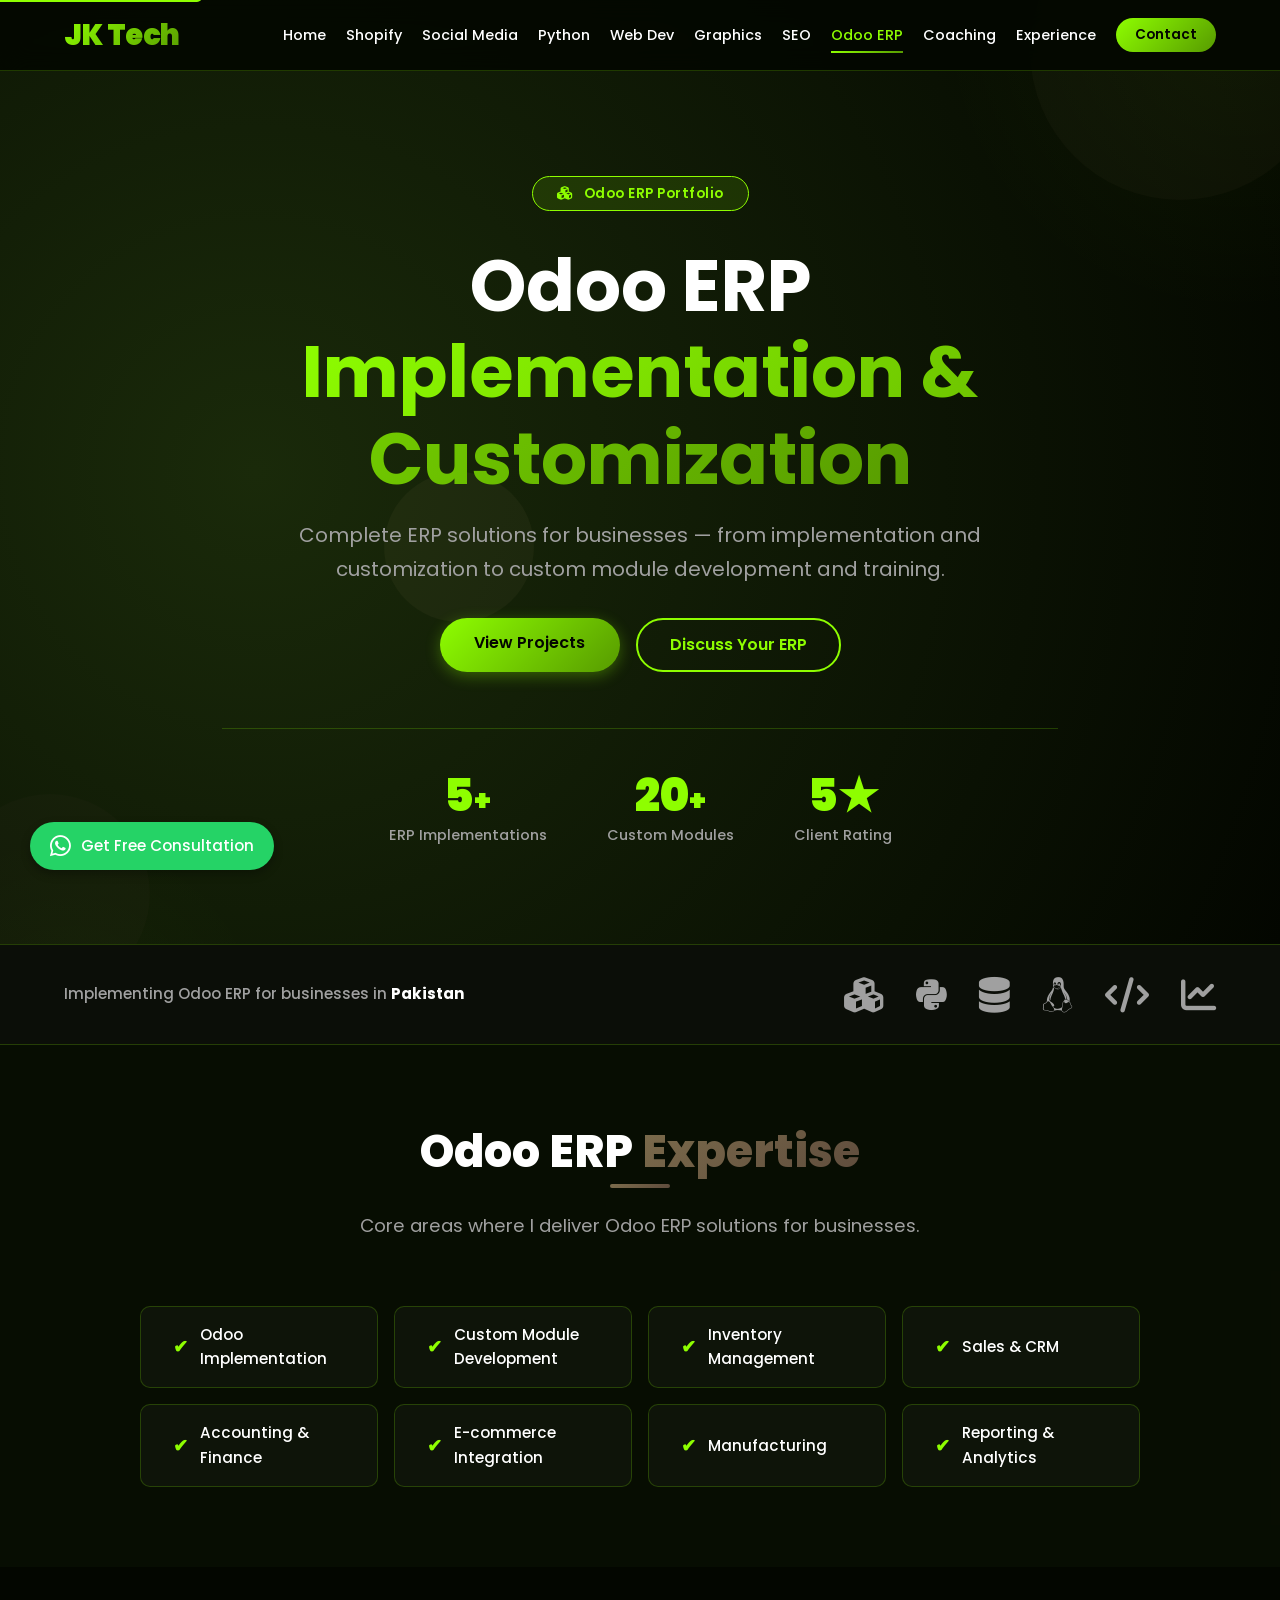
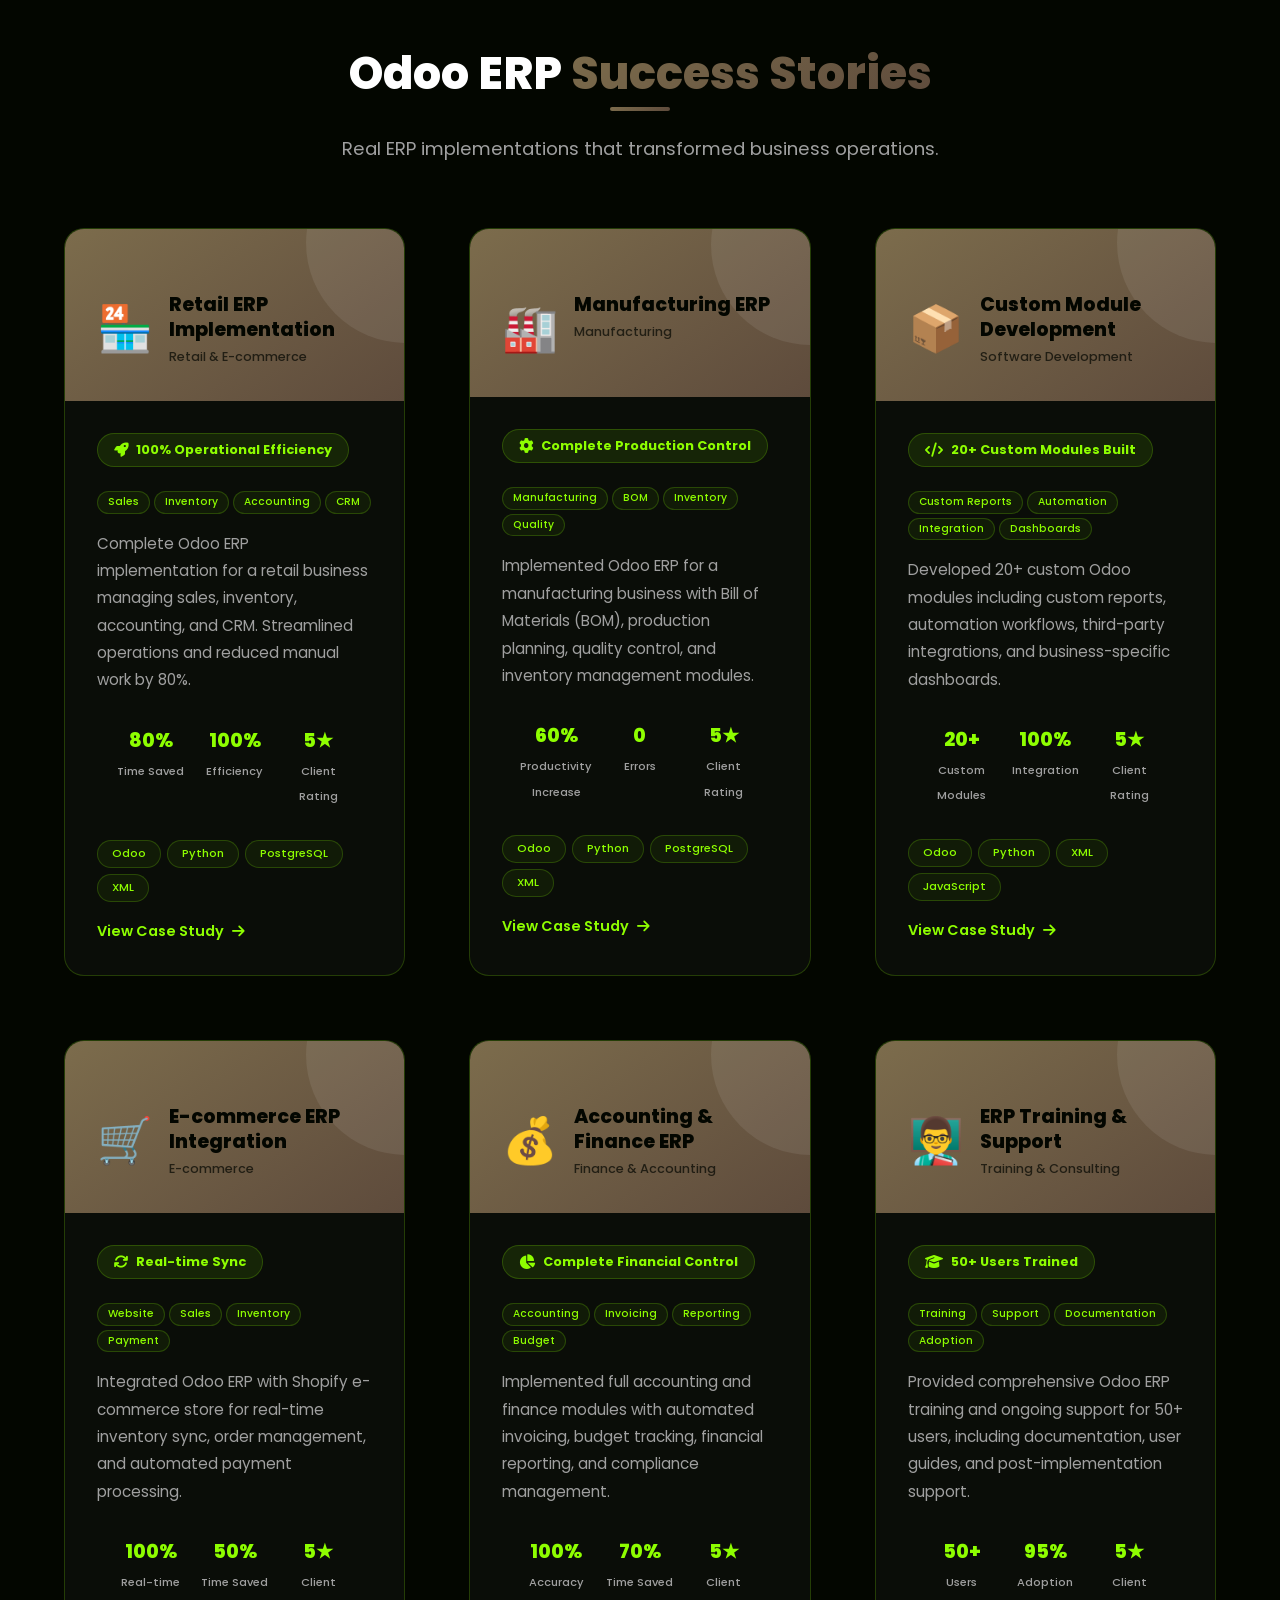
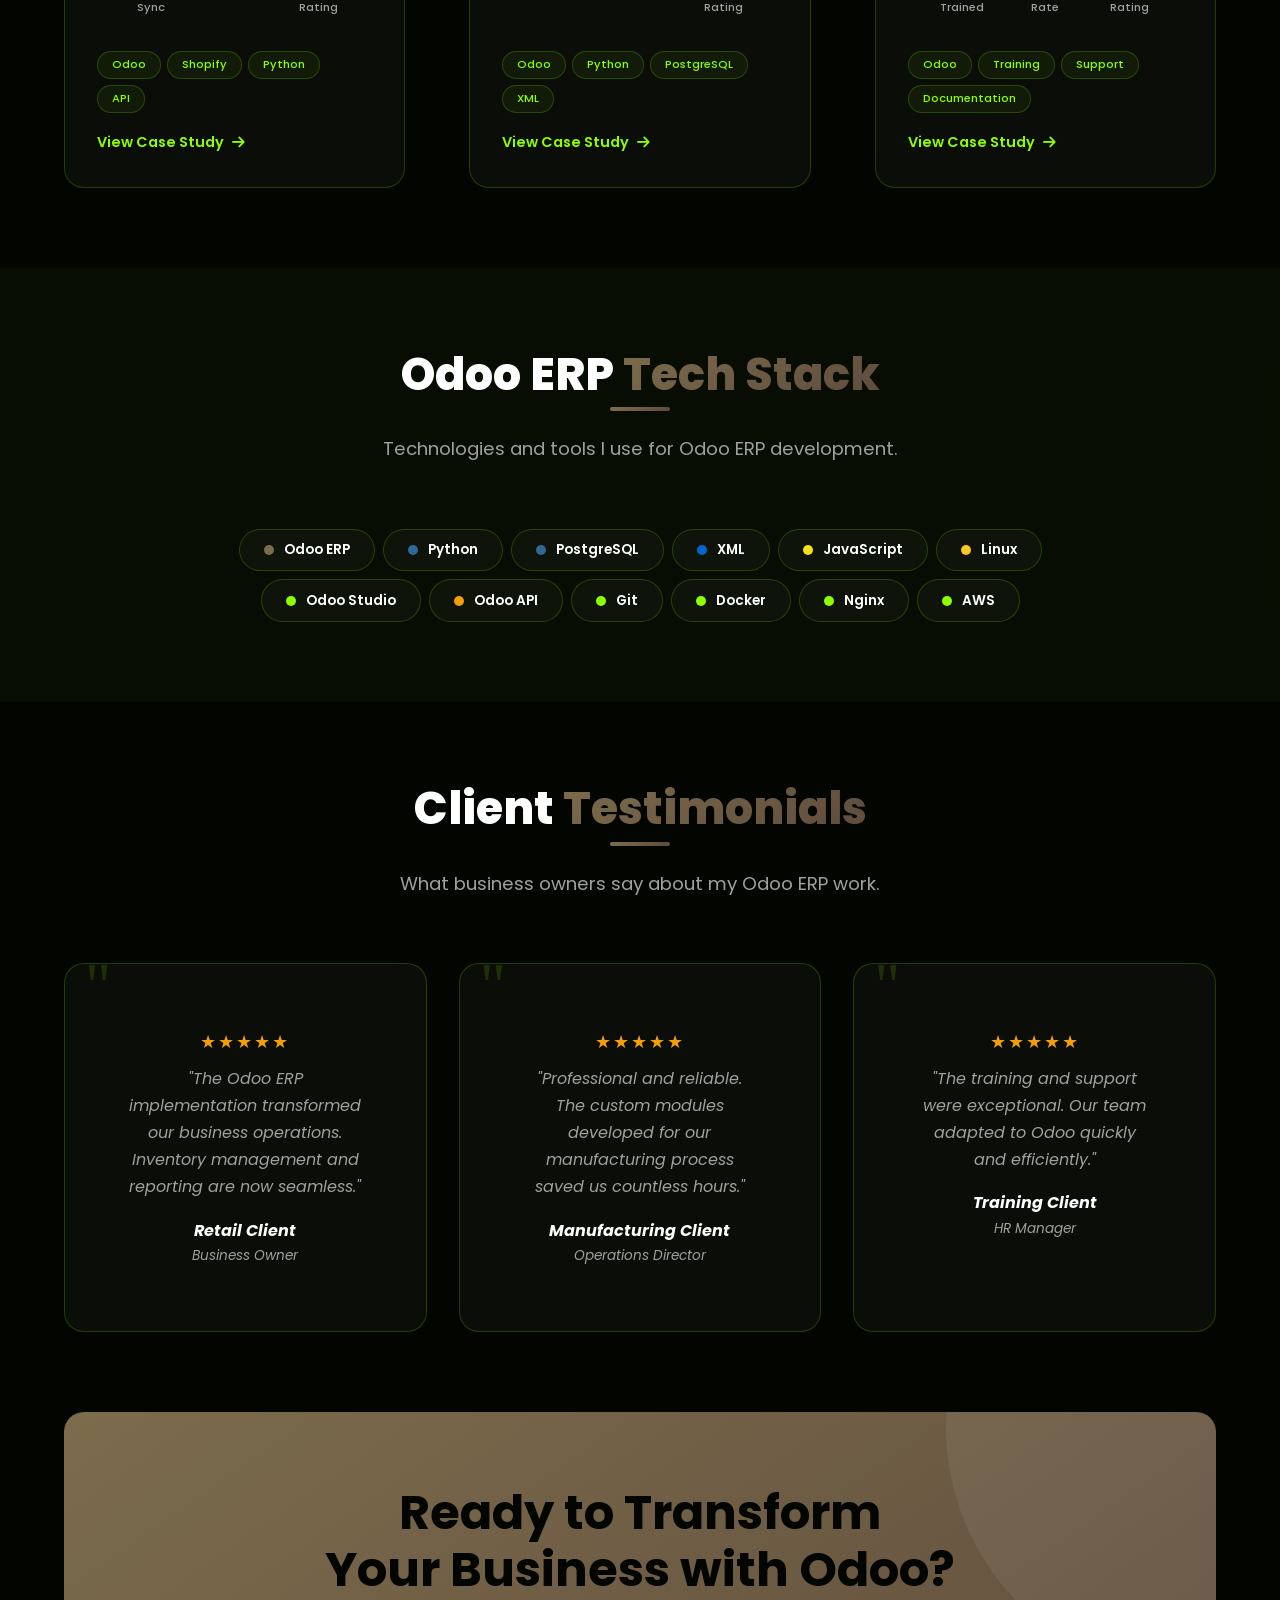
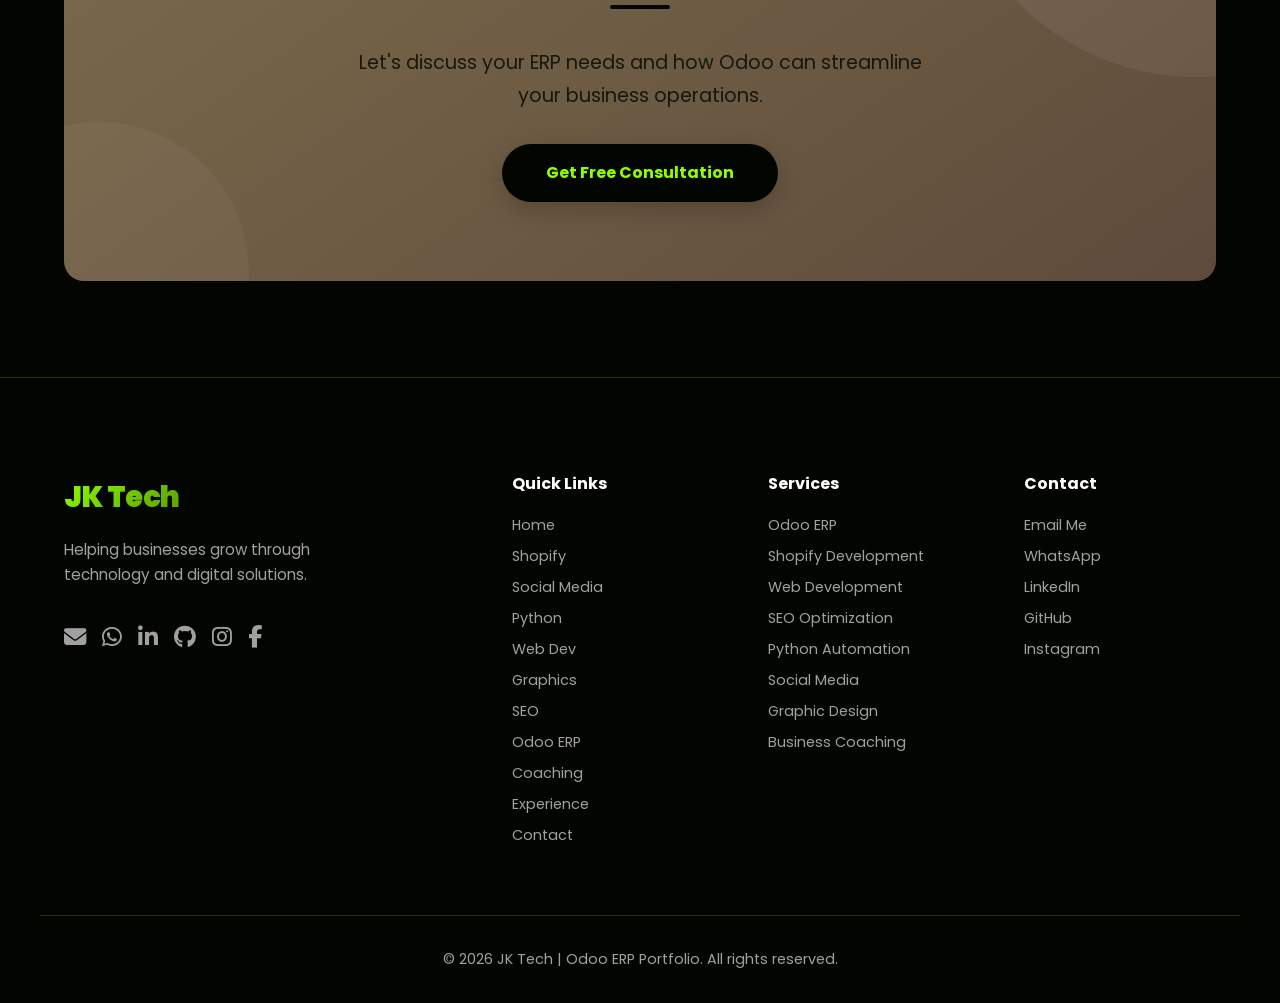
<file: odoo.html>
<!DOCTYPE html>
<html lang="en">
<head>
    <meta charset="UTF-8">
    <meta name="viewport" content="width=device-width, initial-scale=1.0">
    
    <!-- Primary Meta Tags -->
    <title>Odoo ERP Portfolio | JK Tech – Business Management Solutions</title>
    <meta name="title" content="Odoo ERP Portfolio | JK Tech – Business Management Solutions">
    <meta name="description" content="View my Odoo ERP portfolio featuring successful implementations, custom modules, and business management solutions for retail, manufacturing, and service industries.">
    <meta name="keywords" content="Odoo ERP portfolio, Odoo implementation, ERP solutions, business management, Odoo customization, Odoo developer Pakistan">
    <meta name="author" content="Jehangir Khan">
    <meta name="robots" content="index, follow">
    <meta name="theme-color" content="#030600">
    
    <!-- Open Graph / Facebook -->
    <meta property="og:type" content="website">
    <meta property="og:url" content="https://www.jktech.pk/odoo.html">
    <meta property="og:title" content="Odoo ERP Portfolio | JK Tech – Business Management Solutions">
    <meta property="og:description" content="View my Odoo ERP portfolio featuring successful implementations, custom modules, and business management solutions.">
    <meta property="og:image" content="https://www.jktech.pk/images/og-odoo.jpg">
    <meta property="og:site_name" content="JK Tech">
    
    <!-- Twitter -->
    <meta property="twitter:card" content="summary_large_image">
    <meta property="twitter:url" content="https://www.jktech.pk/odoo.html">
    <meta property="twitter:title" content="Odoo ERP Portfolio | JK Tech – Business Management Solutions">
    <meta property="twitter:description" content="View my Odoo ERP portfolio featuring successful implementations, custom modules, and business management solutions.">
    <meta property="twitter:image" content="https://www.jktech.pk/images/og-odoo.jpg">
    
    <!-- Canonical -->
    <link rel="canonical" href="https://www.jktech.pk/odoo.html">
    
    <!-- Favicon -->
    <link rel="icon" type="image/png" sizes="32x32" href="/favicon-32x32.png">
    <link rel="icon" type="image/png" sizes="16x16" href="/favicon-16x16.png">
    <link rel="apple-touch-icon" href="/apple-touch-icon.png">
    <link rel="manifest" href="/manifest.json">
    
    <!-- Fonts & Icons -->
    <link rel="preconnect" href="https://fonts.googleapis.com">
    <link rel="preconnect" href="https://fonts.gstatic.com" crossorigin>
    <link href="https://fonts.googleapis.com/css2?family=Poppins:wght@400;500;600;700;800;900&display=swap" rel="stylesheet">
    <link rel="stylesheet" href="https://cdnjs.cloudflare.com/ajax/libs/font-awesome/6.5.0/css/all.min.css">
    
    <!-- Main Stylesheet -->
    <link rel="stylesheet" href="css/style.css">
    
    <style>
        /* ============================================
           ODOO ERP PORTFOLIO - ADVANCED STYLES
           ============================================ */
        
        /* ===== CSS VARIABLES ===== */
        :root {
            --odoo-gradient: linear-gradient(145deg, #7C6C4C, #5E4B3C);
            --odoo-gradient-light: linear-gradient(145deg, #A8956A, #7C6C4C);
        }
        
        /* ===== HERO ===== */
        .page-hero {
            position: relative;
            overflow: hidden;
        }
        .page-hero .hero-content {
            max-width: 900px;
            margin: 0 auto;
            padding: var(--space-xl) var(--space-md);
            text-align: center;
            position: relative;
            z-index: 2;
        }
        .page-hero .hero-content h1 {
            font-size: clamp(2.8rem, 6vw, 4.5rem);
            margin-bottom: var(--space-sm);
        }
        .page-hero .hero-content .hero-subtitle {
            max-width: 700px;
            margin: var(--space-sm) auto var(--space-md);
            font-size: 1.25rem;
            color: var(--text-dim);
        }
        
        .hero-badge {
            display: inline-block;
            background: rgba(142, 254, 0, 0.12);
            border: 1px solid var(--primary);
            border-radius: var(--radius-full);
            padding: 0.35rem 1.5rem;
            font-size: 0.85rem;
            font-weight: 600;
            color: var(--primary);
            margin-bottom: var(--space-md);
            letter-spacing: 0.5px;
        }
        .hero-badge .odoo-icon {
            color: var(--primary);
        }
        
        .hero-stats {
            display: flex;
            justify-content: center;
            gap: 60px;
            margin-top: 56px;
            padding-top: 40px;
            border-top: 1px solid var(--border-light);
            flex-wrap: wrap;
        }
        .hero-stats .stat {
            display: flex;
            flex-direction: column;
            align-items: center;
        }
        .hero-stats .stat-number {
            font-size: 2.8rem;
            font-weight: 900;
            color: var(--primary);
            line-height: 1.2;
        }
        .hero-stats .stat-number .plus {
            font-size: 1.8rem;
        }
        .hero-stats .stat-label {
            font-size: 0.9rem;
            color: var(--text-dim);
            font-weight: 500;
            margin-top: 2px;
        }
        
        /* Floating Shapes */
        .floating-shapes {
            position: absolute;
            inset: 0;
            pointer-events: none;
            overflow: hidden;
            z-index: 1;
        }
        .floating-shapes .shape {
            position: absolute;
            border-radius: 50%;
            opacity: 0.06;
            animation: floatShape 20s ease-in-out infinite;
        }
        .floating-shapes .shape:nth-child(1) {
            width: 300px;
            height: 300px;
            background: #7C6C4C;
            top: -100px;
            right: -50px;
            animation-delay: 0s;
        }
        .floating-shapes .shape:nth-child(2) {
            width: 200px;
            height: 200px;
            background: #5E4B3C;
            bottom: -50px;
            left: -50px;
            animation-delay: -7s;
        }
        .floating-shapes .shape:nth-child(3) {
            width: 150px;
            height: 150px;
            background: #A8956A;
            top: 50%;
            left: 30%;
            animation-delay: -14s;
        }
        
        @keyframes floatShape {
            0%, 100% { transform: translate(0, 0) scale(1); }
            33% { transform: translate(30px, -40px) scale(1.1); }
            66% { transform: translate(-20px, 30px) scale(0.9); }
        }

        .hero-actions {
            display: flex;
            gap: var(--space-sm);
            justify-content: center;
            flex-wrap: wrap;
        }
        
        /* ===== TRUST BAR ===== */
        .trust-bar {
            background: var(--bg-card);
            padding: var(--space-md) 0;
            border-top: 1px solid var(--border-light);
            border-bottom: 1px solid var(--border-light);
        }
        .trust-bar .container {
            display: flex;
            justify-content: space-between;
            align-items: center;
            flex-wrap: wrap;
            gap: var(--space-md);
            max-width: 1200px;
            margin: 0 auto;
            padding: 0 24px;
        }
        .trust-bar p {
            color: var(--text-dim);
            font-weight: 500;
            font-size: 0.95rem;
            margin: 0;
        }
        .trust-bar p strong {
            color: var(--text-light);
        }
        .trust-icons {
            display: flex;
            gap: 32px;
            font-size: 2.2rem;
            color: var(--text-dim);
        }
        .trust-icons i {
            transition: all var(--transition-base);
            cursor: default;
        }
        .trust-icons i:hover {
            color: var(--primary);
            transform: scale(1.15) translateY(-3px);
        }
        
        /* ===== EXPERTISE ===== */
        .expertise-grid {
            display: grid;
            grid-template-columns: repeat(4, 1fr);
            gap: var(--space-sm);
            max-width: 1000px;
            margin: 0 auto;
        }
        .expertise-item {
            background: var(--bg-card);
            padding: var(--space-sm) var(--space-md);
            border-radius: var(--radius-md);
            border: 1px solid var(--border-light);
            font-weight: 500;
            display: flex;
            align-items: center;
            gap: 12px;
            transition: all var(--transition-base);
            color: var(--text-light);
            font-size: 0.95rem;
        }
        .expertise-item:hover {
            transform: translateY(-4px) scale(1.02);
            box-shadow: var(--shadow-glow);
            border-color: var(--primary);
        }
        .expertise-item .icon {
            color: var(--primary);
            font-weight: 700;
            flex-shrink: 0;
            font-size: 1.1rem;
        }
        
        /* ===== PROJECT CARDS ===== */
        .projects-grid {
            display: grid;
            grid-template-columns: repeat(3, 1fr);
            gap: var(--space-lg);
        }
        .project-card {
            background: var(--bg-card);
            border-radius: var(--radius-lg);
            overflow: hidden;
            border: 1px solid var(--border-light);
            transition: all var(--transition-slow);
            position: relative;
        }
        .project-card::after {
            content: '';
            position: absolute;
            inset: 0;
            border-radius: var(--radius-lg);
            border: 2px solid transparent;
            transition: border-color var(--transition-slow);
            pointer-events: none;
        }
        .project-card:hover::after {
            border-color: var(--primary);
        }
        .project-card:hover {
            transform: translateY(-12px);
            box-shadow: var(--shadow-card-hover);
        }
        
        .project-card .project-header {
            background: var(--odoo-gradient);
            padding: var(--space-lg) var(--space-md) var(--space-md);
            position: relative;
            overflow: hidden;
            min-height: 120px;
            display: flex;
            align-items: flex-start;
            gap: var(--space-sm);
        }
        .project-card .project-header::before {
            content: '';
            position: absolute;
            top: -50%;
            right: -30%;
            width: 200px;
            height: 200px;
            background: rgba(255,255,255,0.08);
            border-radius: 50%;
        }
        .project-card .project-header .icon {
            font-size: 2.8rem;
            color: var(--bg-dark);
            flex-shrink: 0;
            position: relative;
            z-index: 2;
        }
        .project-card .project-header .header-content {
            position: relative;
            z-index: 2;
        }
        .project-card .project-header h3 {
            font-size: 1.2rem;
            font-weight: 800;
            color: var(--bg-dark);
            margin: 0;
            line-height: 1.3;
        }
        .project-card .project-header .industry {
            font-size: 0.8rem;
            color: rgba(3, 6, 0, 0.7);
            font-weight: 500;
            margin-top: 2px;
        }
        
        .project-card .project-body {
            padding: var(--space-md);
        }
        .project-card .project-body .result-badge {
            display: inline-flex;
            align-items: center;
            gap: 8px;
            background: rgba(142, 254, 0, 0.1);
            color: var(--primary);
            padding: 6px 16px;
            border-radius: var(--radius-full);
            font-size: 0.8rem;
            font-weight: 700;
            border: 1px solid var(--border-light);
            margin-bottom: var(--space-sm);
        }
        .project-card .project-body .result-badge i {
            font-size: 0.9rem;
        }
        .project-card .project-body .modules-list {
            display: flex;
            flex-wrap: wrap;
            gap: 4px;
            margin: var(--space-xs) 0 var(--space-sm);
        }
        .project-card .project-body .modules-list span {
            background: rgba(142, 254, 0, 0.06);
            padding: 2px 10px;
            border-radius: var(--radius-full);
            font-size: 0.65rem;
            font-weight: 500;
            color: var(--text-muted);
            border: 1px solid var(--border-light);
        }
        .project-card .project-body p {
            font-size: 0.95rem;
            color: var(--text-dim);
            margin: 0 0 var(--space-sm);
            line-height: 1.8;
        }
        .project-card .project-body .tech-tags {
            display: flex;
            flex-wrap: wrap;
            gap: 6px;
            margin-bottom: var(--space-sm);
        }
        .project-card .project-body .tech-tags span {
            background: rgba(142, 254, 0, 0.06);
            padding: 4px 14px;
            border-radius: var(--radius-full);
            font-size: 0.7rem;
            font-weight: 500;
            color: var(--text-muted);
            border: 1px solid var(--border-light);
            transition: all var(--transition-base);
        }
        .project-card .project-body .tech-tags span:hover {
            background: rgba(142, 254, 0, 0.12);
            border-color: var(--primary);
            color: var(--text-light);
        }
        .project-card .project-body .project-metrics {
            display: grid;
            grid-template-columns: 1fr 1fr 1fr;
            gap: var(--space-xs);
            margin: var(--space-sm) 0;
            padding: var(--space-sm);
            background: var(--bg);
            border-radius: var(--radius-sm);
        }
        .project-card .project-body .project-metrics .metric {
            text-align: center;
        }
        .project-card .project-body .project-metrics .metric .value {
            display: block;
            font-size: 1.2rem;
            font-weight: 800;
            color: var(--primary);
        }
        .project-card .project-body .project-metrics .metric .label {
            font-size: 0.7rem;
            color: var(--text-dim);
            font-weight: 500;
        }
        .project-card .project-body .btn-link {
            color: var(--primary);
            font-weight: 600;
            display: inline-flex;
            align-items: center;
            gap: 8px;
            transition: all var(--transition-base);
            font-size: 0.9rem;
        }
        .project-card .project-body .btn-link i {
            transition: transform var(--transition-base);
        }
        .project-card .project-body .btn-link:hover {
            gap: 14px;
            color: var(--primary-light);
        }
        .project-card .project-body .btn-link:hover i {
            transform: translateX(6px);
        }
        
        /* ===== TECH STACK ===== */
        .tech-grid {
            display: flex;
            flex-wrap: wrap;
            gap: var(--space-xs);
            justify-content: center;
            max-width: 900px;
            margin: 0 auto;
        }
        .tech-badge {
            background: var(--bg-card);
            padding: 0.6rem 1.5rem;
            border-radius: var(--radius-full);
            font-weight: 600;
            font-size: 0.85rem;
            border: 1px solid var(--border-light);
            transition: all var(--transition-base);
            display: inline-flex;
            align-items: center;
            gap: 10px;
            color: var(--text-light);
        }
        .tech-badge:hover {
            transform: scale(1.06) translateY(-3px);
            box-shadow: var(--shadow-glow);
            border-color: var(--primary);
        }
        .tech-badge .dot {
            width: 10px;
            height: 10px;
            border-radius: 50%;
            display: inline-block;
            flex-shrink: 0;
        }
        .tech-badge .dot.odoo { background: #7C6C4C; }
        .tech-badge .dot.python { background: #306998; }
        .tech-badge .dot.postgres { background: #336791; }
        .tech-badge .dot.xml { background: #0066CC; }
        .tech-badge .dot.javascript { background: #F7DF1E; }
        .tech-badge .dot.linux { background: #FCC624; }
        .tech-badge .dot.green { background: var(--primary); }
        .tech-badge .dot.orange { background: #f59e0b; }
        
        /* ===== TESTIMONIALS ===== */
        .testimonials-grid {
            display: grid;
            grid-template-columns: repeat(3, 1fr);
            gap: var(--space-md);
        }
        .testimonial-card {
            background: var(--bg-card);
            padding: var(--space-lg);
            border-radius: var(--radius-lg);
            border: 1px solid var(--border-light);
            text-align: center;
            transition: all var(--transition-base);
            position: relative;
        }
        .testimonial-card::before {
            content: '"';
            position: absolute;
            top: -10px;
            left: 20px;
            font-size: 4rem;
            color: var(--primary);
            opacity: 0.15;
            font-family: Georgia, serif;
            line-height: 1;
        }
        .testimonial-card:hover {
            transform: translateY(-8px);
            box-shadow: var(--shadow-card-hover);
            border-color: var(--border-medium);
        }
        .testimonial-card .stars {
            color: #f59e0b;
            font-size: 1.1rem;
            letter-spacing: 2px;
            margin-bottom: var(--space-xs);
        }
        .testimonial-card p {
            font-style: italic;
            font-size: 1rem;
            margin: var(--space-xs) 0 var(--space-sm);
            color: var(--text-dim);
            line-height: 1.7;
        }
        .testimonial-card .author {
            font-weight: 700;
            color: var(--text-light);
            margin: 0;
        }
        .testimonial-card .role {
            font-size: 0.85rem;
            color: var(--text-dim);
            margin: 0;
        }
        
        /* ===== CTA ===== */
        .cta-section {
            background: var(--odoo-gradient);
            color: var(--bg-dark);
            border-radius: var(--radius-lg);
            padding: 72px 56px;
            text-align: center;
            position: relative;
            overflow: hidden;
        }
        .cta-section::before {
            content: '';
            position: absolute;
            top: -50%;
            right: -20%;
            width: 500px;
            height: 500px;
            background: rgba(255,255,255,0.06);
            border-radius: 50%;
        }
        .cta-section::after {
            content: '';
            position: absolute;
            bottom: -30%;
            left: -10%;
            width: 300px;
            height: 300px;
            background: rgba(255,255,255,0.04);
            border-radius: 50%;
        }
        .cta-section h2 {
            color: var(--bg-dark);
            font-size: 3rem;
            position: relative;
            z-index: 2;
        }
        .cta-section h2::after {
            background: var(--bg-dark);
            left: 50%;
            transform: translateX(-50%);
        }
        .cta-section p {
            color: rgba(3, 6, 0, 0.8);
            max-width: 600px;
            margin: var(--space-sm) auto var(--space-md);
            font-size: 1.2rem;
            position: relative;
            z-index: 2;
        }
        .cta-section .btn {
            background: var(--bg-dark);
            color: var(--primary);
            box-shadow: 0 8px 24px rgba(0,0,0,0.2);
            position: relative;
            z-index: 2;
            font-weight: 700;
            padding: 16px 44px;
        }
        .cta-section .btn:hover {
            background: #0a1a00;
            color: var(--primary-light);
            box-shadow: 0 12px 36px rgba(0,0,0,0.3);
            transform: translateY(-3px);
        }
        
        /* ============================================
           HEADER & FOOTER
           ============================================ */
        header {
            position: fixed;
            top: 0;
            left: 0;
            right: 0;
            background: rgba(3, 6, 0, 0.85);
            backdrop-filter: blur(12px);
            -webkit-backdrop-filter: blur(12px);
            z-index: 1000;
            padding: 12px 0;
            border-bottom: 1px solid var(--border-light);
            transition: all var(--transition-base);
        }
        header.shrink {
            padding: 8px 0;
            background: rgba(3, 6, 0, 0.95);
        }
        .header-inner {
            display: flex;
            justify-content: space-between;
            align-items: center;
            max-width: 1200px;
            margin: 0 auto;
            padding: 0 24px;
        }
        .logo {
            font-size: 1.8rem;
            font-weight: 900;
            background: var(--primary-gradient);
            -webkit-background-clip: text;
            -webkit-text-fill-color: transparent;
            background-clip: text;
            letter-spacing: -0.5px;
            z-index: 1001;
        }
        nav {
            display: flex;
            align-items: center;
            gap: 20px;
        }
        nav a {
            color: var(--text-light);
            font-weight: 500;
            font-size: 0.9rem;
            padding: 4px 0;
            position: relative;
            transition: color var(--transition-base);
        }
        nav a::before {
            content: '';
            position: absolute;
            bottom: -2px;
            left: 0;
            width: 0;
            height: 2px;
            background: var(--primary-gradient);
            transition: width var(--transition-base);
        }
        nav a:hover {
            color: var(--primary);
        }
        nav a:hover::before,
        nav a[aria-current="page"]::before {
            width: 100%;
        }
        nav a[aria-current="page"] {
            color: var(--primary);
        }
        .nav-cta {
            background: var(--primary-gradient);
            color: var(--bg-dark) !important;
            padding: 0.4rem 1.2rem !important;
            border-radius: var(--radius-full);
            font-weight: 600;
            font-size: 0.85rem;
        }
        .nav-cta::before {
            display: none !important;
        }
        .nav-cta:hover {
            transform: translateY(-2px);
            box-shadow: var(--shadow-glow);
            color: var(--bg-dark) !important;
        }
        .menu-toggle {
            display: none;
            flex-direction: column;
            cursor: pointer;
            background: transparent;
            border: none;
            padding: 0.5rem;
            z-index: 1001;
        }
        .bar {
            width: 25px;
            height: 3px;
            background: var(--text-light);
            margin: 3px 0;
            border-radius: 2px;
            transition: all var(--transition-base);
        }
        .menu-toggle.active .bar:nth-child(1) {
            transform: rotate(45deg) translate(5px, 5px);
        }
        .menu-toggle.active .bar:nth-child(2) {
            opacity: 0;
            transform: translateX(-10px);
        }
        .menu-toggle.active .bar:nth-child(3) {
            transform: rotate(-45deg) translate(7px, -6px);
        }

        footer {
            background: var(--bg-dark);
            padding: var(--space-xl) 0 var(--space-md);
            border-top: 1px solid var(--border-light);
            margin-top: var(--space-xl);
        }
        .footer-grid {
            display: grid;
            grid-template-columns: 2fr 1fr 1fr 1fr;
            gap: var(--space-lg);
            max-width: 1200px;
            margin: 0 auto;
            padding: 0 24px;
        }
        .footer-brand .logo {
            font-size: 1.8rem;
            font-weight: 900;
            background: var(--primary-gradient);
            -webkit-background-clip: text;
            -webkit-text-fill-color: transparent;
            background-clip: text;
            display: inline-block;
        }
        .footer-brand p {
            color: var(--text-dim);
            max-width: 300px;
            margin: var(--space-sm) 0 var(--space-md);
            font-size: 0.95rem;
        }
        .footer-socials {
            display: flex;
            gap: var(--space-sm);
            font-size: 1.4rem;
        }
        .footer-socials a {
            color: var(--text-dim);
            transition: all var(--transition-base);
        }
        .footer-socials a:hover {
            color: var(--primary);
            transform: translateY(-3px);
        }
        .footer-col h4 {
            font-size: 1rem;
            font-weight: 700;
            color: var(--text-light);
            margin-bottom: var(--space-sm);
        }
        .footer-col a {
            display: block;
            color: var(--text-dim);
            padding: 4px 0;
            font-size: 0.9rem;
            transition: color var(--transition-base);
        }
        .footer-col a:hover {
            color: var(--primary);
        }
        .footer-bottom {
            border-top: 1px solid var(--border-light);
            margin-top: var(--space-lg);
            padding-top: var(--space-md);
            text-align: center;
            color: var(--text-dim);
            font-size: 0.9rem;
            max-width: 1200px;
            margin-left: auto;
            margin-right: auto;
            padding-left: 24px;
            padding-right: 24px;
        }

        /* ===== CONTAINER ===== */
        .container {
            max-width: 1200px;
            margin: 0 auto;
            padding: 0 24px;
        }
        .section {
            padding: 80px 0;
        }
        .section-title {
            text-align: center;
            margin-bottom: var(--space-lg);
        }
        .section-title h2 {
            font-size: 2.8rem;
            font-weight: 800;
            display: inline-block;
            position: relative;
            margin-bottom: 16px;
        }
        .section-title h2 .highlight {
            background: var(--odoo-gradient);
            -webkit-background-clip: text;
            -webkit-text-fill-color: transparent;
            background-clip: text;
        }
        .section-title h2::after {
            content: '';
            position: absolute;
            bottom: -10px;
            left: 50%;
            transform: translateX(-50%);
            width: 60px;
            height: 4px;
            background: var(--odoo-gradient);
            border-radius: 2px;
        }
        .section-title p {
            max-width: 600px;
            margin: var(--space-sm) auto 0;
            color: var(--text-dim);
            font-size: 1.15rem;
        }

        /* ===== BUTTONS ===== */
        .btn {
            display: inline-block;
            background: var(--primary-gradient);
            color: var(--bg-dark);
            font-weight: 600;
            padding: 0.75rem 2rem;
            border-radius: var(--radius-full);
            text-decoration: none;
            border: none;
            cursor: pointer;
            transition: all var(--transition-base);
            position: relative;
            overflow: hidden;
            z-index: 1;
            box-shadow: var(--shadow-glow);
            min-width: 180px;
            text-align: center;
            font-size: 1rem;
        }
        .btn::before {
            content: '';
            position: absolute;
            top: 0;
            left: -100%;
            width: 100%;
            height: 100%;
            background: linear-gradient(90deg, transparent, rgba(255,255,255,0.2), transparent);
            transition: left var(--transition-slow);
            z-index: -1;
        }
        .btn:hover {
            transform: translateY(-3px);
            box-shadow: var(--shadow-glow-hover);
            color: var(--bg-dark);
        }
        .btn:hover::before {
            left: 100%;
        }
        .btn-outline {
            background: transparent;
            color: var(--primary);
            border: 2px solid var(--primary);
            box-shadow: none;
        }
        .btn-outline:hover {
            background: var(--primary);
            color: var(--bg-dark);
            box-shadow: var(--shadow-glow);
        }

        /* ===== FLOATING ELEMENTS ===== */
        #back-to-top {
            position: fixed;
            bottom: 30px;
            right: 30px;
            width: 50px;
            height: 50px;
            background: var(--primary-gradient);
            color: var(--bg-dark);
            border: none;
            border-radius: 50%;
            font-size: 1.5rem;
            cursor: pointer;
            display: none;
            align-items: center;
            justify-content: center;
            z-index: 999;
            transition: all var(--transition-base);
            box-shadow: var(--shadow-glow);
        }
        #back-to-top:hover {
            transform: translateY(-5px) scale(1.05);
            box-shadow: var(--shadow-glow-hover);
        }
        #back-to-top.visible {
            display: flex;
        }
        .whatsapp-float {
            position: fixed;
            bottom: 30px;
            left: 30px;
            background: #25D366;
            color: white;
            border-radius: var(--radius-full);
            padding: 12px 20px;
            display: flex;
            align-items: center;
            gap: 10px;
            text-decoration: none;
            font-weight: 500;
            z-index: 999;
            box-shadow: 0 4px 10px rgba(0,0,0,0.3);
            transition: all var(--transition-base);
            border: none;
            cursor: pointer;
            font-family: inherit;
            font-size: 0.95rem;
        }
        .whatsapp-float:hover {
            transform: scale(1.05) translateY(-3px);
            box-shadow: 0 8px 20px rgba(37,211,102,0.4);
        }
        .whatsapp-float i {
            font-size: 1.5rem;
        }
        #progress-bar {
            position: fixed;
            top: 0;
            left: 0;
            height: 4px;
            background: var(--primary-gradient);
            z-index: 9999;
            width: 0%;
            transition: width 0.1s;
        }
        .skip-link {
            position: absolute;
            top: -40px;
            left: 0;
            background: var(--primary);
            color: var(--bg-dark);
            padding: 8px 16px;
            z-index: 1001;
            text-decoration: none;
            border-radius: 0 0 var(--radius-sm) 0;
            transition: top var(--transition-base);
            font-weight: 600;
        }
        .skip-link:focus {
            top: 0;
        }

        /* ===== RESPONSIVE ===== */
        @media (max-width: 1024px) {
            .projects-grid {
                grid-template-columns: repeat(2, 1fr);
                gap: var(--space-md);
            }
            .expertise-grid {
                grid-template-columns: repeat(2, 1fr);
            }
            .testimonials-grid {
                grid-template-columns: repeat(2, 1fr);
            }
            .hero-stats {
                gap: 32px;
            }
            .hero-stats .stat-number {
                font-size: 2.2rem;
            }
            .trust-bar .container {
                justify-content: center;
                text-align: center;
            }
            .footer-grid {
                grid-template-columns: 1fr 1fr;
                gap: var(--space-md);
            }
        }

        @media (max-width: 768px) {
            body {
                padding-top: 70px;
            }
            .menu-toggle {
                display: flex;
            }
            nav {
                position: fixed;
                top: 0;
                right: -100%;
                width: 75%;
                max-width: 320px;
                height: 100vh;
                background: var(--bg-dark);
                flex-direction: column;
                padding: 5rem 2rem 2rem;
                transition: right var(--transition-base);
                box-shadow: -5px 0 30px rgba(0,0,0,0.5);
                z-index: 1000;
                border-left: 1px solid var(--border-light);
                gap: var(--space-sm);
                overflow-y: auto;
                align-items: flex-start;
            }
            nav.active {
                right: 0;
            }
            nav a {
                font-size: 1.1rem;
                padding: 0.5rem 0;
            }
            .nav-cta {
                margin-top: var(--space-xs);
            }
            body.no-scroll {
                overflow: hidden;
            }

            .page-hero .hero-content {
                padding: var(--space-lg) var(--space-sm);
            }
            .page-hero .hero-content h1 {
                font-size: 2.2rem;
            }
            .page-hero .hero-content .hero-subtitle {
                font-size: 1rem;
            }
            .projects-grid {
                grid-template-columns: 1fr;
                gap: var(--space-md);
            }
            .expertise-grid {
                grid-template-columns: 1fr 1fr;
            }
            .testimonials-grid {
                grid-template-columns: 1fr;
            }
            .hero-stats {
                gap: 20px;
                margin-top: 32px;
                padding-top: 24px;
            }
            .hero-stats .stat-number {
                font-size: 1.8rem;
            }
            .project-card .project-header {
                padding: var(--space-md);
                min-height: 100px;
            }
            .project-card .project-header .icon {
                font-size: 2.2rem;
            }
            .project-card .project-header h3 {
                font-size: 1rem;
            }
            .project-card .project-body .project-metrics {
                grid-template-columns: 1fr 1fr 1fr;
                gap: 4px;
            }
            .cta-section {
                padding: 48px 24px;
            }
            .cta-section h2 {
                font-size: 2rem;
            }
            .cta-section p {
                font-size: 1rem;
            }
            .trust-icons {
                gap: 20px;
                font-size: 1.6rem;
            }
            .footer-grid {
                grid-template-columns: 1fr;
                gap: var(--space-md);
                text-align: center;
            }
            .footer-brand p {
                margin: var(--space-sm) auto;
            }
            .footer-socials {
                justify-content: center;
            }
            .whatsapp-float span {
                display: none;
            }
            .whatsapp-float {
                border-radius: 50%;
                padding: 14px;
            }
            #back-to-top {
                width: 44px;
                height: 44px;
                font-size: 1.2rem;
            }
        }

        @media (max-width: 480px) {
            .expertise-grid {
                grid-template-columns: 1fr;
            }
            .hero-stats {
                gap: 16px;
            }
            .hero-stats .stat-number {
                font-size: 1.5rem;
            }
            .hero-stats .stat-label {
                font-size: 0.75rem;
            }
            .project-card .project-body .project-metrics {
                grid-template-columns: 1fr;
                gap: 8px;
            }
            .project-card .project-body .project-metrics .metric {
                display: flex;
                justify-content: space-between;
                padding: 4px 0;
                border-bottom: 1px solid var(--border-light);
            }
            .project-card .project-body .project-metrics .metric:last-child {
                border-bottom: none;
            }
            .tech-badge {
                font-size: 0.75rem;
                padding: 0.4rem 1rem;
            }
            .trust-icons {
                gap: 14px;
                font-size: 1.3rem;
            }
            .cta-section .btn {
                padding: 14px 28px;
                font-size: 0.95rem;
                width: 100%;
            }
            .logo {
                font-size: 1.4rem;
            }
            .section-title h2 {
                font-size: 2rem;
            }
        }

        /* ===== ANIMATIONS ===== */
        .fade-up {
            opacity: 0;
            transform: translateY(40px);
            transition: all 0.8s cubic-bezier(0.25, 0.46, 0.45, 0.94);
        }
        .fade-up.visible {
            opacity: 1;
            transform: translateY(0);
        }
        .scale-in {
            opacity: 0;
            transform: scale(0.92);
            transition: all 0.6s cubic-bezier(0.25, 0.46, 0.45, 0.94);
        }
        .scale-in.visible {
            opacity: 1;
            transform: scale(1);
        }
    </style>
</head>
<body>

    <!-- Progress Bar -->
    <div id="progress-bar" role="progressbar" aria-label="Scroll progress"></div>

    <!-- Skip Link -->
    <a href="#main-content" class="skip-link">Skip to main content</a>

    <!-- Header -->
    <header id="main-header">
        <div class="header-inner">
            <div class="logo">JK Tech</div>
            <nav aria-label="Main navigation" id="main-nav">
                <a href="index.html">Home</a>
                <a href="shopify.html">Shopify</a>
                <a href="social-media.html">Social Media</a>
                <a href="python.html">Python</a>
                <a href="web-dev.html">Web Dev</a>
                <a href="graphics.html">Graphics</a>
                <a href="seo.html">SEO</a>
                <a href="odoo.html" aria-current="page">Odoo ERP</a>
                <a href="business-coaching.html">Coaching</a>
                <a href="experience.html">Experience</a>
                <a href="contact.html" class="nav-cta">Contact</a>
            </nav>
            <button class="menu-toggle" id="mobile-menu" aria-label="Toggle menu" aria-expanded="false">
                <span class="bar"></span>
                <span class="bar"></span>
                <span class="bar"></span>
            </button>
        </div>
    </header>

    <main id="main-content">

        <!-- HERO -->
        <section class="page-hero hero">
            <div class="floating-shapes">
                <div class="shape"></div>
                <div class="shape"></div>
                <div class="shape"></div>
            </div>
            <div class="hero-content">
                <div class="hero-badge">
                    <i class="fas fa-cubes odoo-icon"></i> Odoo ERP Portfolio
                </div>
                <h1>Odoo ERP <span class="highlight">Implementation &amp; Customization</span></h1>
                <p class="hero-subtitle">
                    Complete ERP solutions for businesses — from implementation and customization 
                    to custom module development and training.
                </p>
                <div class="hero-actions">
                    <a href="#projects" class="btn">View Projects</a>
                    <a href="contact.html" class="btn btn-outline">Discuss Your ERP</a>
                </div>
                <div class="hero-stats">
                    <div class="stat">
                        <span class="stat-number">5<span class="plus">+</span></span>
                        <span class="stat-label">ERP Implementations</span>
                    </div>
                    <div class="stat">
                        <span class="stat-number">20<span class="plus">+</span></span>
                        <span class="stat-label">Custom Modules</span>
                    </div>
                    <div class="stat">
                        <span class="stat-number">5★</span>
                        <span class="stat-label">Client Rating</span>
                    </div>
                </div>
            </div>
        </section>

        <!-- TRUST BAR -->
        <section class="trust-bar" aria-label="Trust indicators">
            <div class="container">
                <p>Implementing Odoo ERP for businesses in <strong>Pakistan</strong></p>
                <div class="trust-icons">
                    <i class="fas fa-cubes" title="Odoo"></i>
                    <i class="fab fa-python" title="Python"></i>
                    <i class="fas fa-database" title="PostgreSQL"></i>
                    <i class="fab fa-linux" title="Linux"></i>
                    <i class="fas fa-code" title="XML"></i>
                    <i class="fas fa-chart-line" title="Business"></i>
                </div>
            </div>
        </section>

        <!-- EXPERTISE -->
        <section class="section" style="background: rgba(26, 42, 10, 0.2);" aria-labelledby="expertise-heading">
            <div class="container">
                <div class="section-title">
                    <h2 id="expertise-heading">Odoo ERP <span class="highlight">Expertise</span></h2>
                    <p>Core areas where I deliver Odoo ERP solutions for businesses.</p>
                </div>
                <div class="expertise-grid">
                    <div class="expertise-item"><span class="icon">✔</span> Odoo Implementation</div>
                    <div class="expertise-item"><span class="icon">✔</span> Custom Module Development</div>
                    <div class="expertise-item"><span class="icon">✔</span> Inventory Management</div>
                    <div class="expertise-item"><span class="icon">✔</span> Sales &amp; CRM</div>
                    <div class="expertise-item"><span class="icon">✔</span> Accounting &amp; Finance</div>
                    <div class="expertise-item"><span class="icon">✔</span> E-commerce Integration</div>
                    <div class="expertise-item"><span class="icon">✔</span> Manufacturing</div>
                    <div class="expertise-item"><span class="icon">✔</span> Reporting &amp; Analytics</div>
                </div>
            </div>
        </section>

        <!-- PROJECTS -->
        <section class="section" id="projects" aria-labelledby="projects-heading">
            <div class="container">
                <div class="section-title">
                    <h2 id="projects-heading">Odoo ERP <span class="highlight">Success Stories</span></h2>
                    <p>Real ERP implementations that transformed business operations.</p>
                </div>
                <div class="projects-grid">
                    <!-- Project 1 - Retail ERP -->
                    <div class="project-card fade-up">
                        <div class="project-header">
                            <span class="icon">🏪</span>
                            <div class="header-content">
                                <h3>Retail ERP Implementation</h3>
                                <span class="industry">Retail &amp; E-commerce</span>
                            </div>
                        </div>
                        <div class="project-body">
                            <div class="result-badge">
                                <i class="fas fa-rocket"></i> 100% Operational Efficiency
                            </div>
                            <div class="modules-list">
                                <span>Sales</span>
                                <span>Inventory</span>
                                <span>Accounting</span>
                                <span>CRM</span>
                            </div>
                            <p>Complete Odoo ERP implementation for a retail business managing sales, inventory, accounting, and CRM. Streamlined operations and reduced manual work by 80%.</p>
                            <div class="project-metrics">
                                <div class="metric">
                                    <span class="value">80%</span>
                                    <span class="label">Time Saved</span>
                                </div>
                                <div class="metric">
                                    <span class="value">100%</span>
                                    <span class="label">Efficiency</span>
                                </div>
                                <div class="metric">
                                    <span class="value">5★</span>
                                    <span class="label">Client Rating</span>
                                </div>
                            </div>
                            <div class="tech-tags">
                                <span>Odoo</span>
                                <span>Python</span>
                                <span>PostgreSQL</span>
                                <span>XML</span>
                            </div>
                            <a href="#" class="btn-link">View Case Study <i class="fas fa-arrow-right"></i></a>
                        </div>
                    </div>

                    <!-- Project 2 - Manufacturing ERP -->
                    <div class="project-card fade-up">
                        <div class="project-header">
                            <span class="icon">🏭</span>
                            <div class="header-content">
                                <h3>Manufacturing ERP</h3>
                                <span class="industry">Manufacturing</span>
                            </div>
                        </div>
                        <div class="project-body">
                            <div class="result-badge">
                                <i class="fas fa-gear"></i> Complete Production Control
                            </div>
                            <div class="modules-list">
                                <span>Manufacturing</span>
                                <span>BOM</span>
                                <span>Inventory</span>
                                <span>Quality</span>
                            </div>
                            <p>Implemented Odoo ERP for a manufacturing business with Bill of Materials (BOM), production planning, quality control, and inventory management modules.</p>
                            <div class="project-metrics">
                                <div class="metric">
                                    <span class="value">60%</span>
                                    <span class="label">Productivity Increase</span>
                                </div>
                                <div class="metric">
                                    <span class="value">0</span>
                                    <span class="label">Errors</span>
                                </div>
                                <div class="metric">
                                    <span class="value">5★</span>
                                    <span class="label">Client Rating</span>
                                </div>
                            </div>
                            <div class="tech-tags">
                                <span>Odoo</span>
                                <span>Python</span>
                                <span>PostgreSQL</span>
                                <span>XML</span>
                            </div>
                            <a href="#" class="btn-link">View Case Study <i class="fas fa-arrow-right"></i></a>
                        </div>
                    </div>

                    <!-- Project 3 - Custom Module Development -->
                    <div class="project-card fade-up">
                        <div class="project-header">
                            <span class="icon">📦</span>
                            <div class="header-content">
                                <h3>Custom Module Development</h3>
                                <span class="industry">Software Development</span>
                            </div>
                        </div>
                        <div class="project-body">
                            <div class="result-badge">
                                <i class="fas fa-code"></i> 20+ Custom Modules Built
                            </div>
                            <div class="modules-list">
                                <span>Custom Reports</span>
                                <span>Automation</span>
                                <span>Integration</span>
                                <span>Dashboards</span>
                            </div>
                            <p>Developed 20+ custom Odoo modules including custom reports, automation workflows, third-party integrations, and business-specific dashboards.</p>
                            <div class="project-metrics">
                                <div class="metric">
                                    <span class="value">20+</span>
                                    <span class="label">Custom Modules</span>
                                </div>
                                <div class="metric">
                                    <span class="value">100%</span>
                                    <span class="label">Integration</span>
                                </div>
                                <div class="metric">
                                    <span class="value">5★</span>
                                    <span class="label">Client Rating</span>
                                </div>
                            </div>
                            <div class="tech-tags">
                                <span>Odoo</span>
                                <span>Python</span>
                                <span>XML</span>
                                <span>JavaScript</span>
                            </div>
                            <a href="#" class="btn-link">View Case Study <i class="fas fa-arrow-right"></i></a>
                        </div>
                    </div>

                    <!-- Project 4 - E-commerce Integration -->
                    <div class="project-card fade-up">
                        <div class="project-header">
                            <span class="icon">🛒</span>
                            <div class="header-content">
                                <h3>E-commerce ERP Integration</h3>
                                <span class="industry">E-commerce</span>
                            </div>
                        </div>
                        <div class="project-body">
                            <div class="result-badge">
                                <i class="fas fa-sync"></i> Real-time Sync
                            </div>
                            <div class="modules-list">
                                <span>Website</span>
                                <span>Sales</span>
                                <span>Inventory</span>
                                <span>Payment</span>
                            </div>
                            <p>Integrated Odoo ERP with Shopify e-commerce store for real-time inventory sync, order management, and automated payment processing.</p>
                            <div class="project-metrics">
                                <div class="metric">
                                    <span class="value">100%</span>
                                    <span class="label">Real-time Sync</span>
                                </div>
                                <div class="metric">
                                    <span class="value">50%</span>
                                    <span class="label">Time Saved</span>
                                </div>
                                <div class="metric">
                                    <span class="value">5★</span>
                                    <span class="label">Client Rating</span>
                                </div>
                            </div>
                            <div class="tech-tags">
                                <span>Odoo</span>
                                <span>Shopify</span>
                                <span>Python</span>
                                <span>API</span>
                            </div>
                            <a href="#" class="btn-link">View Case Study <i class="fas fa-arrow-right"></i></a>
                        </div>
                    </div>

                    <!-- Project 5 - Accounting ERP -->
                    <div class="project-card fade-up">
                        <div class="project-header">
                            <span class="icon">💰</span>
                            <div class="header-content">
                                <h3>Accounting &amp; Finance ERP</h3>
                                <span class="industry">Finance &amp; Accounting</span>
                            </div>
                        </div>
                        <div class="project-body">
                            <div class="result-badge">
                                <i class="fas fa-chart-pie"></i> Complete Financial Control
                            </div>
                            <div class="modules-list">
                                <span>Accounting</span>
                                <span>Invoicing</span>
                                <span>Reporting</span>
                                <span>Budget</span>
                            </div>
                            <p>Implemented full accounting and finance modules with automated invoicing, budget tracking, financial reporting, and compliance management.</p>
                            <div class="project-metrics">
                                <div class="metric">
                                    <span class="value">100%</span>
                                    <span class="label">Accuracy</span>
                                </div>
                                <div class="metric">
                                    <span class="value">70%</span>
                                    <span class="label">Time Saved</span>
                                </div>
                                <div class="metric">
                                    <span class="value">5★</span>
                                    <span class="label">Client Rating</span>
                                </div>
                            </div>
                            <div class="tech-tags">
                                <span>Odoo</span>
                                <span>Python</span>
                                <span>PostgreSQL</span>
                                <span>XML</span>
                            </div>
                            <a href="#" class="btn-link">View Case Study <i class="fas fa-arrow-right"></i></a>
                        </div>
                    </div>

                    <!-- Project 6 - Training & Support -->
                    <div class="project-card fade-up">
                        <div class="project-header">
                            <span class="icon">👨‍🏫</span>
                            <div class="header-content">
                                <h3>ERP Training &amp; Support</h3>
                                <span class="industry">Training &amp; Consulting</span>
                            </div>
                        </div>
                        <div class="project-body">
                            <div class="result-badge">
                                <i class="fas fa-graduation-cap"></i> 50+ Users Trained
                            </div>
                            <div class="modules-list">
                                <span>Training</span>
                                <span>Support</span>
                                <span>Documentation</span>
                                <span>Adoption</span>
                            </div>
                            <p>Provided comprehensive Odoo ERP training and ongoing support for 50+ users, including documentation, user guides, and post-implementation support.</p>
                            <div class="project-metrics">
                                <div class="metric">
                                    <span class="value">50+</span>
                                    <span class="label">Users Trained</span>
                                </div>
                                <div class="metric">
                                    <span class="value">95%</span>
                                    <span class="label">Adoption Rate</span>
                                </div>
                                <div class="metric">
                                    <span class="value">5★</span>
                                    <span class="label">Client Rating</span>
                                </div>
                            </div>
                            <div class="tech-tags">
                                <span>Odoo</span>
                                <span>Training</span>
                                <span>Support</span>
                                <span>Documentation</span>
                            </div>
                            <a href="#" class="btn-link">View Case Study <i class="fas fa-arrow-right"></i></a>
                        </div>
                    </div>
                </div>
            </div>
        </section>

        <!-- TECH STACK -->
        <section class="section" style="background: rgba(26, 42, 10, 0.2);" aria-labelledby="tech-heading">
            <div class="container">
                <div class="section-title">
                    <h2 id="tech-heading">Odoo ERP <span class="highlight">Tech Stack</span></h2>
                    <p>Technologies and tools I use for Odoo ERP development.</p>
                </div>
                <div class="tech-grid">
                    <span class="tech-badge"><span class="dot odoo"></span> Odoo ERP</span>
                    <span class="tech-badge"><span class="dot python"></span> Python</span>
                    <span class="tech-badge"><span class="dot postgres"></span> PostgreSQL</span>
                    <span class="tech-badge"><span class="dot xml"></span> XML</span>
                    <span class="tech-badge"><span class="dot javascript"></span> JavaScript</span>
                    <span class="tech-badge"><span class="dot linux"></span> Linux</span>
                    <span class="tech-badge"><span class="dot green"></span> Odoo Studio</span>
                    <span class="tech-badge"><span class="dot orange"></span> Odoo API</span>
                    <span class="tech-badge"><span class="dot green"></span> Git</span>
                    <span class="tech-badge"><span class="dot green"></span> Docker</span>
                    <span class="tech-badge"><span class="dot green"></span> Nginx</span>
                    <span class="tech-badge"><span class="dot green"></span> AWS</span>
                </div>
            </div>
        </section>

        <!-- TESTIMONIALS -->
        <section class="section" aria-labelledby="testimonials-heading">
            <div class="container">
                <div class="section-title">
                    <h2 id="testimonials-heading">Client <span class="highlight">Testimonials</span></h2>
                    <p>What business owners say about my Odoo ERP work.</p>
                </div>
                <div class="testimonials-grid">
                    <div class="testimonial-card scale-in">
                        <div class="stars">★★★★★</div>
                        <p>"The Odoo ERP implementation transformed our business operations. Inventory management and reporting are now seamless."</p>
                        <p class="author">Retail Client</p>
                        <p class="role">Business Owner</p>
                    </div>
                    <div class="testimonial-card scale-in">
                        <div class="stars">★★★★★</div>
                        <p>"Professional and reliable. The custom modules developed for our manufacturing process saved us countless hours."</p>
                        <p class="author">Manufacturing Client</p>
                        <p class="role">Operations Director</p>
                    </div>
                    <div class="testimonial-card scale-in">
                        <div class="stars">★★★★★</div>
                        <p>"The training and support were exceptional. Our team adapted to Odoo quickly and efficiently."</p>
                        <p class="author">Training Client</p>
                        <p class="role">HR Manager</p>
                    </div>
                </div>
            </div>
        </section>

        <!-- CTA -->
        <div class="container">
            <section class="cta-section" aria-labelledby="cta-heading">
                <h2 id="cta-heading">Ready to Transform <br>Your Business with Odoo?</h2>
                <p>Let's discuss your ERP needs and how Odoo can streamline your business operations.</p>
                <a href="contact.html" class="btn">Get Free Consultation</a>
            </section>
        </div>

    </main>

    <!-- FOOTER -->
    <footer>
        <div class="footer-grid">
            <div class="footer-brand">
                <div class="logo">JK Tech</div>
                <p>Helping businesses grow through technology and digital solutions.</p>
                <div class="footer-socials">
                    <a href="mailto:ithelpdesktop1@gmail.com" aria-label="Email"><i class="fas fa-envelope"></i></a>
                    <a href="https://wa.me/923125262317" aria-label="WhatsApp"><i class="fab fa-whatsapp"></i></a>
                    <a href="#" aria-label="LinkedIn"><i class="fab fa-linkedin-in"></i></a>
                    <a href="https://jk-itsolutions.github.io/Portfolio/" aria-label="GitHub"><i class="fab fa-github"></i></a>
                    <a href="#" aria-label="Instagram"><i class="fab fa-instagram"></i></a>
                    <a href="#" aria-label="Facebook"><i class="fab fa-facebook-f"></i></a>
                </div>
            </div>
            <div class="footer-col">
                <h4>Quick Links</h4>
                <a href="index.html">Home</a>
                <a href="shopify.html">Shopify</a>
                <a href="social-media.html">Social Media</a>
                <a href="python.html">Python</a>
                <a href="web-dev.html">Web Dev</a>
                <a href="graphics.html">Graphics</a>
                <a href="seo.html">SEO</a>
                <a href="odoo.html">Odoo ERP</a>
                <a href="business-coaching.html">Coaching</a>
                <a href="experience.html">Experience</a>
                <a href="contact.html">Contact</a>
            </div>
            <div class="footer-col">
                <h4>Services</h4>
                <a href="odoo.html">Odoo ERP</a>
                <a href="shopify.html">Shopify Development</a>
                <a href="web-dev.html">Web Development</a>
                <a href="seo.html">SEO Optimization</a>
                <a href="python.html">Python Automation</a>
                <a href="social-media.html">Social Media</a>
                <a href="graphics.html">Graphic Design</a>
                <a href="business-coaching.html">Business Coaching</a>
            </div>
            <div class="footer-col">
                <h4>Contact</h4>
                <a href="mailto:ithelpdesktop1@gmail.com">Email Me</a>
                <a href="https://wa.me/923125262317">WhatsApp</a>
                <a href="#">LinkedIn</a>
                <a href="https://jk-itsolutions.github.io/Portfolio/">GitHub</a>
                <a href="#">Instagram</a>
            </div>
        </div>
        <div class="footer-bottom">
            © 2026 JK Tech | Odoo ERP Portfolio. All rights reserved.
        </div>
    </footer>

    <!-- FLOATING WHATSAPP -->
    <a href="https://wa.me/923125262317" class="whatsapp-float" target="_blank" rel="noopener noreferrer" aria-label="Chat on WhatsApp">
        <i class="fab fa-whatsapp"></i>
        <span>Get Free Consultation</span>
    </a>

    <!-- BACK TO TOP -->
    <button id="back-to-top" aria-label="Back to top">↑</button>

    <!-- ============================================
    SCRIPTS
    ============================================ -->
    <script>
        (function() {
            'use strict';

            // ---- HEADER SHRINK ----
            const header = document.getElementById('main-header');
            window.addEventListener('scroll', function() {
                if (window.scrollY > 50) {
                    header.classList.add('shrink');
                } else {
                    header.classList.remove('shrink');
                }
            });

            // ---- MOBILE MENU ----
            const menuToggle = document.getElementById('mobile-menu');
            const nav = document.getElementById('main-nav');

            if (menuToggle && nav) {
                menuToggle.addEventListener('click', function() {
                    const isOpen = nav.classList.contains('active');
                    nav.classList.toggle('active');
                    menuToggle.classList.toggle('active');
                    menuToggle.setAttribute('aria-expanded', !isOpen);
                    document.body.classList.toggle('no-scroll');
                });

                nav.querySelectorAll('a').forEach(function(link) {
                    link.addEventListener('click', function() {
                        nav.classList.remove('active');
                        menuToggle.classList.remove('active');
                        menuToggle.setAttribute('aria-expanded', 'false');
                        document.body.classList.remove('no-scroll');
                    });
                });

                document.addEventListener('click', function(e) {
                    if (nav.classList.contains('active')) {
                        const isClickInside = nav.contains(e.target) || menuToggle.contains(e.target);
                        if (!isClickInside) {
                            nav.classList.remove('active');
                            menuToggle.classList.remove('active');
                            menuToggle.setAttribute('aria-expanded', 'false');
                            document.body.classList.remove('no-scroll');
                        }
                    }
                });
            }

            // ---- BACK TO TOP ----
            const backBtn = document.getElementById('back-to-top');
            if (backBtn) {
                window.addEventListener('scroll', function() {
                    if (window.scrollY > 400) {
                        backBtn.classList.add('visible');
                    } else {
                        backBtn.classList.remove('visible');
                    }
                });
                backBtn.addEventListener('click', function() {
                    window.scrollTo({ top: 0, behavior: 'smooth' });
                });
            }

            // ---- SCROLL PROGRESS ----
            const progressBar = document.getElementById('progress-bar');
            if (progressBar) {
                window.addEventListener('scroll', function() {
                    const scrollTop = window.scrollY;
                    const docHeight = document.documentElement.scrollHeight - window.innerHeight;
                    const progress = docHeight > 0 ? (scrollTop / docHeight) * 100 : 0;
                    progressBar.style.width = progress + '%';
                });
            }

            // ---- SCROLL REVEAL ----
            const revealElements = document.querySelectorAll('.fade-up, .scale-in');
            const revealObserver = new IntersectionObserver(function(entries) {
                entries.forEach(function(entry) {
                    if (entry.isIntersecting) {
                        entry.target.classList.add('visible');
                        revealObserver.unobserve(entry.target);
                    }
                });
            }, { threshold: 0.15 });

            revealElements.forEach(function(el) {
                revealObserver.observe(el);
            });

            // ---- SMOOTH SCROLL ----
            document.querySelectorAll('a[href^="#"]').forEach(function(link) {
                link.addEventListener('click', function(e) {
                    const targetId = this.getAttribute('href');
                    if (targetId === '#') return;
                    const target = document.querySelector(targetId);
                    if (target) {
                        e.preventDefault();
                        const headerHeight = document.querySelector('header') ? document.querySelector('header').offsetHeight : 80;
                        const targetPosition = target.getBoundingClientRect().top + window.scrollY - headerHeight;
                        window.scrollTo({
                            top: targetPosition,
                            behavior: 'smooth'
                        });
                    }
                });
            });

            // ---- LOG ----
            console.log('🚀 JK Tech - Odoo ERP Portfolio loaded');
            console.log('💚 Theme: Dark Green / Lime Flash');
            console.log('📊 Odoo ERP projects showcased');

        })();
    </script>

</body>
</html>
</file>
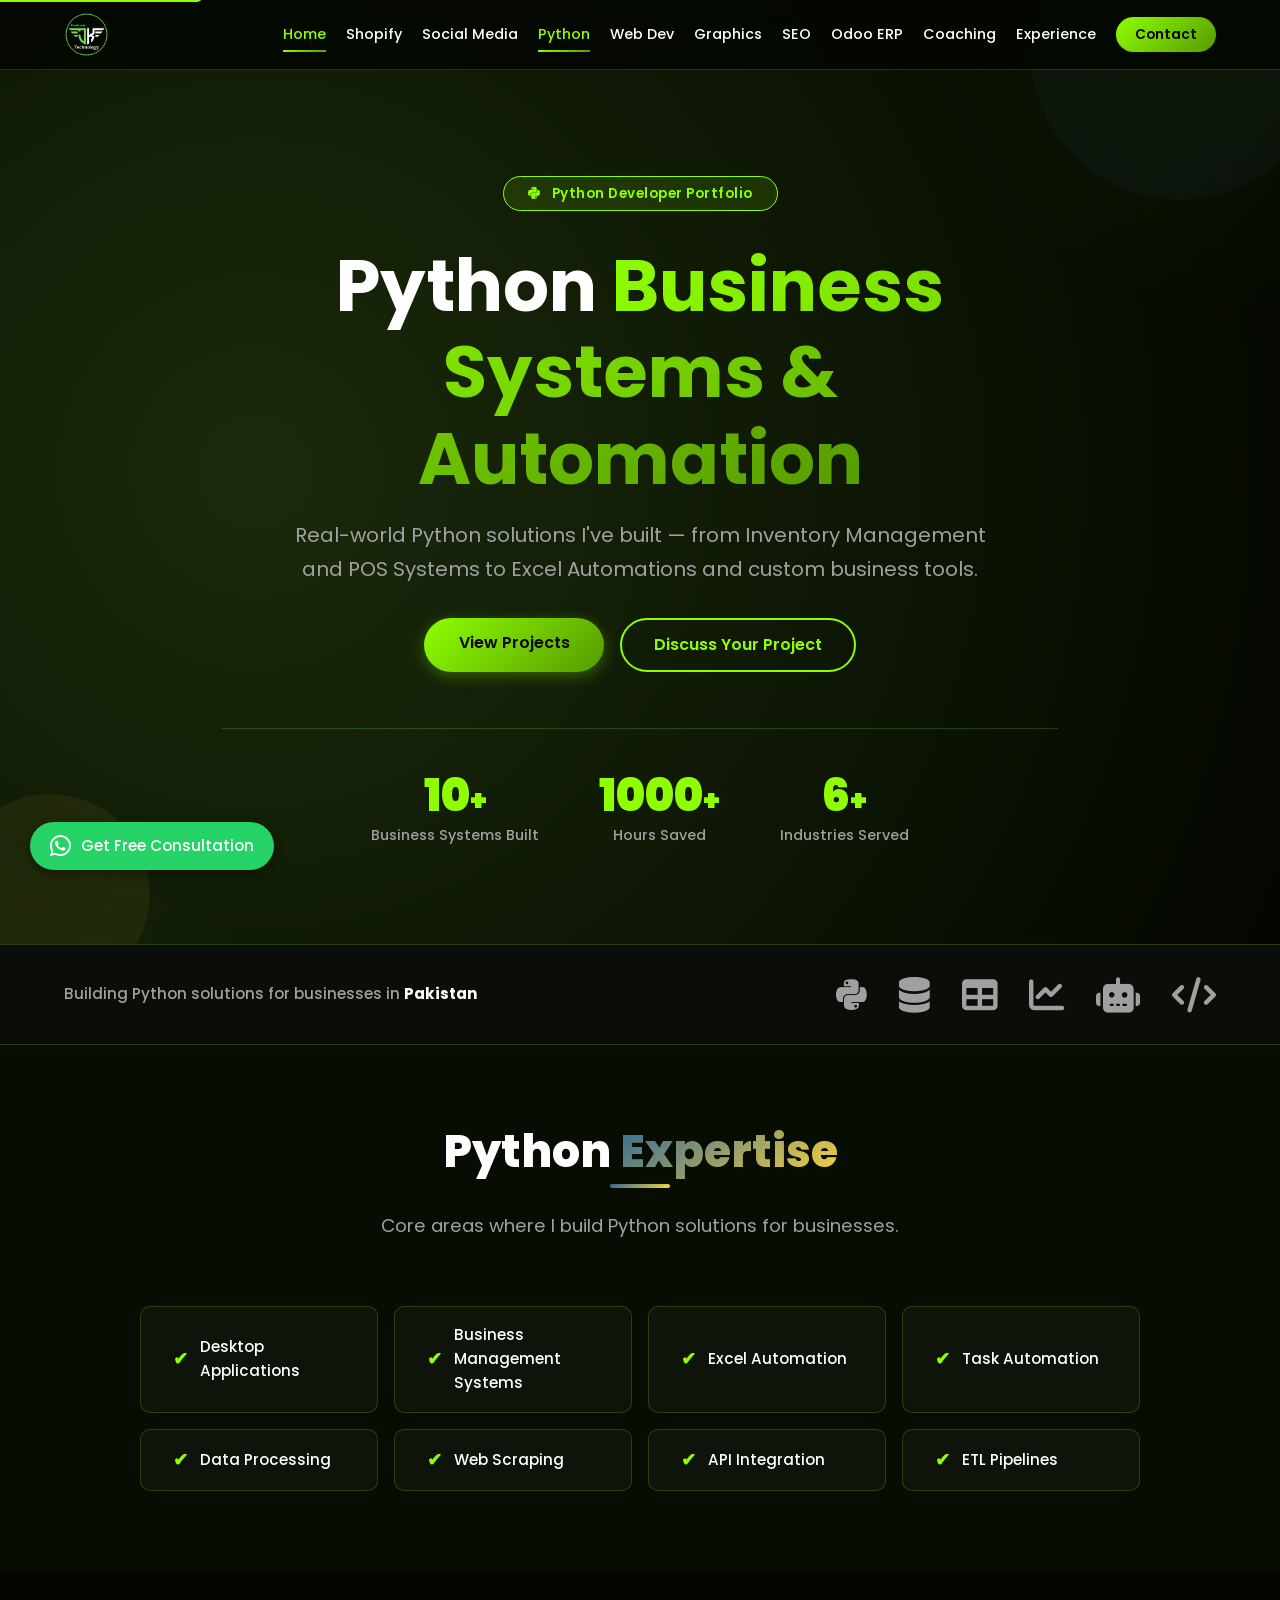
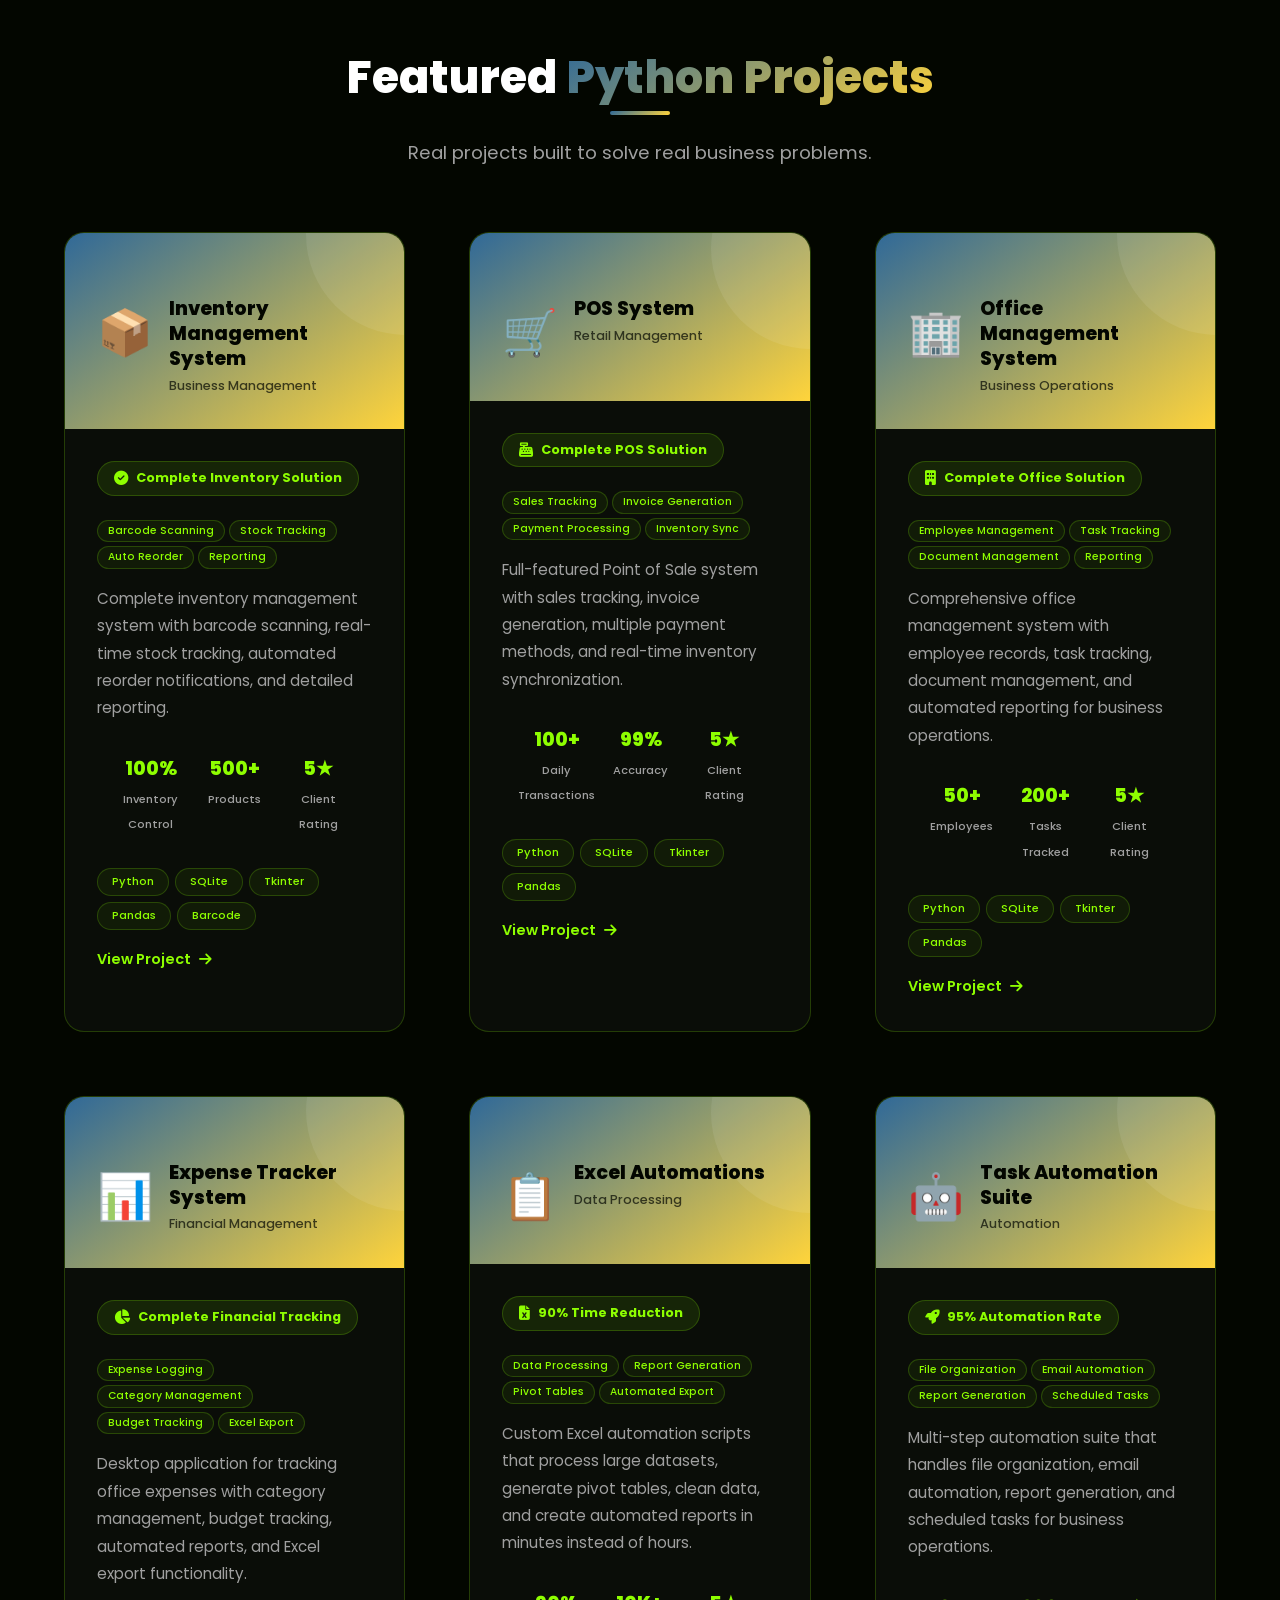
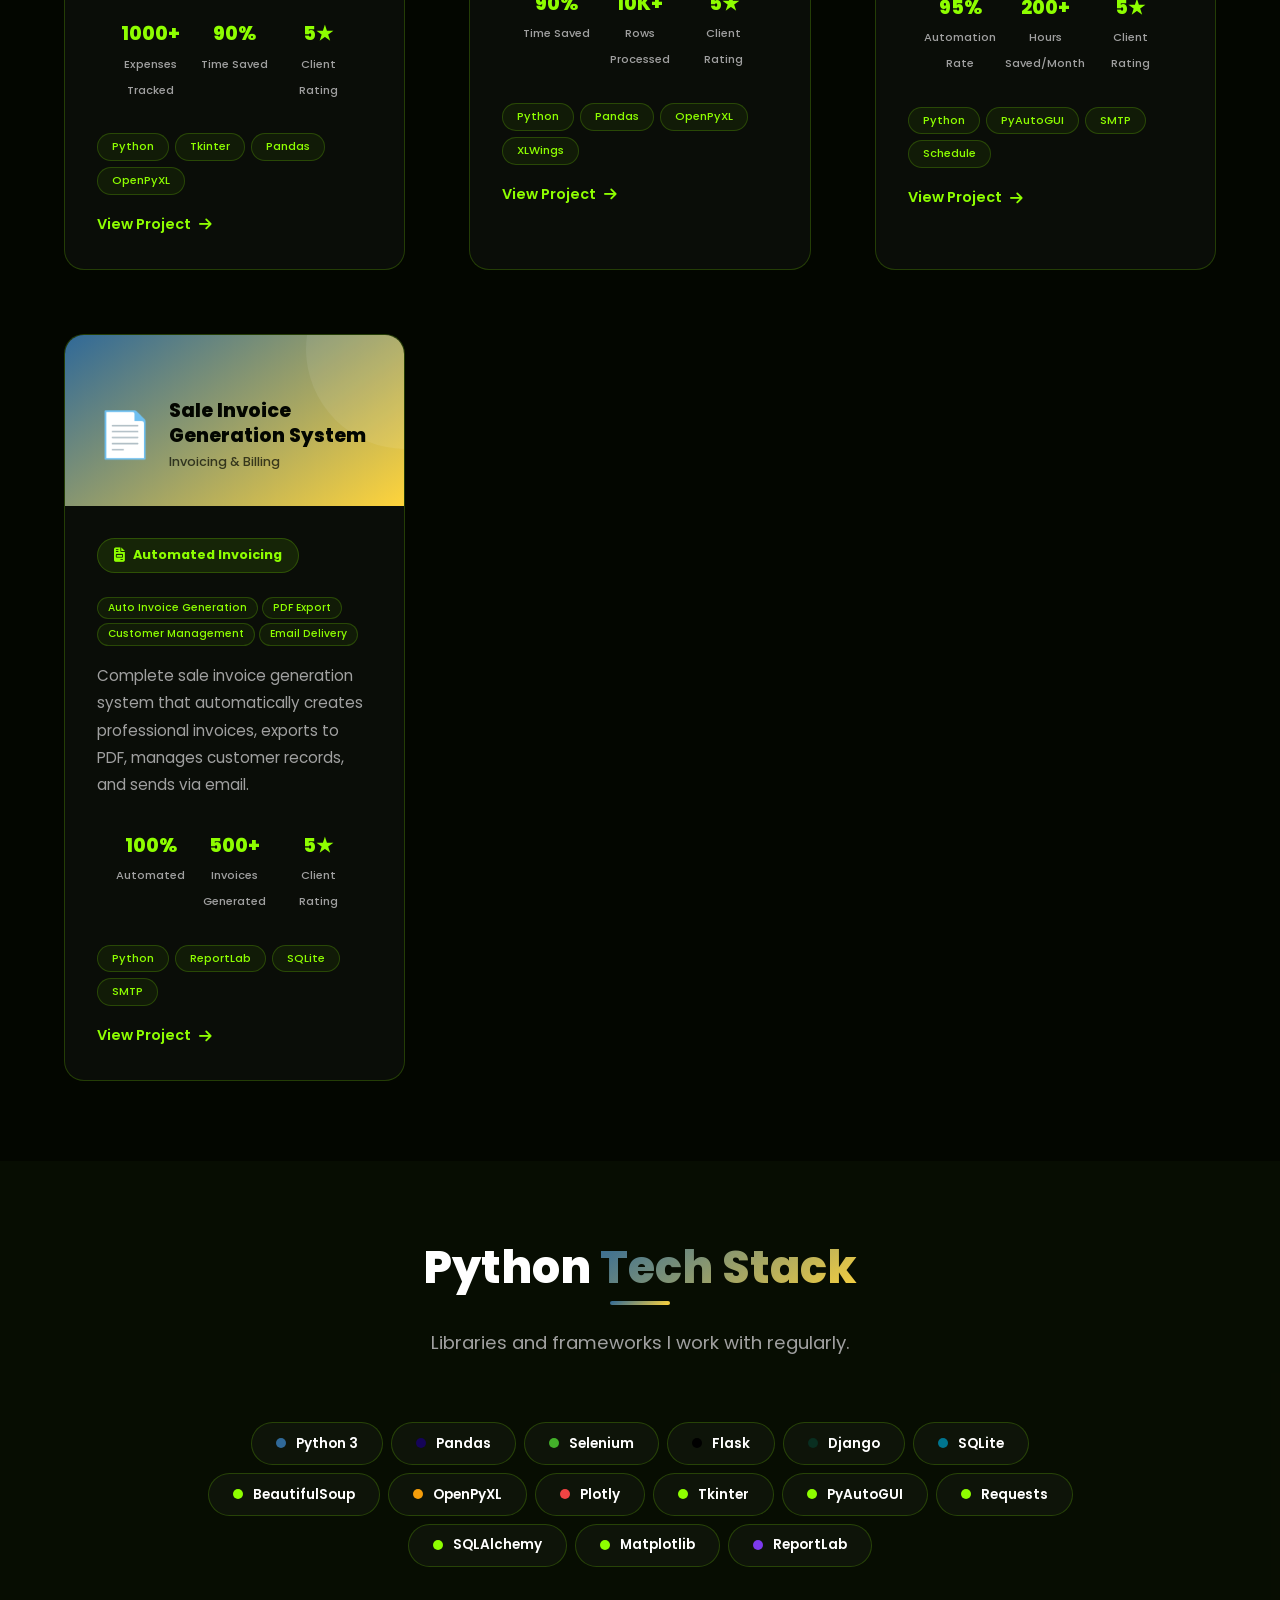
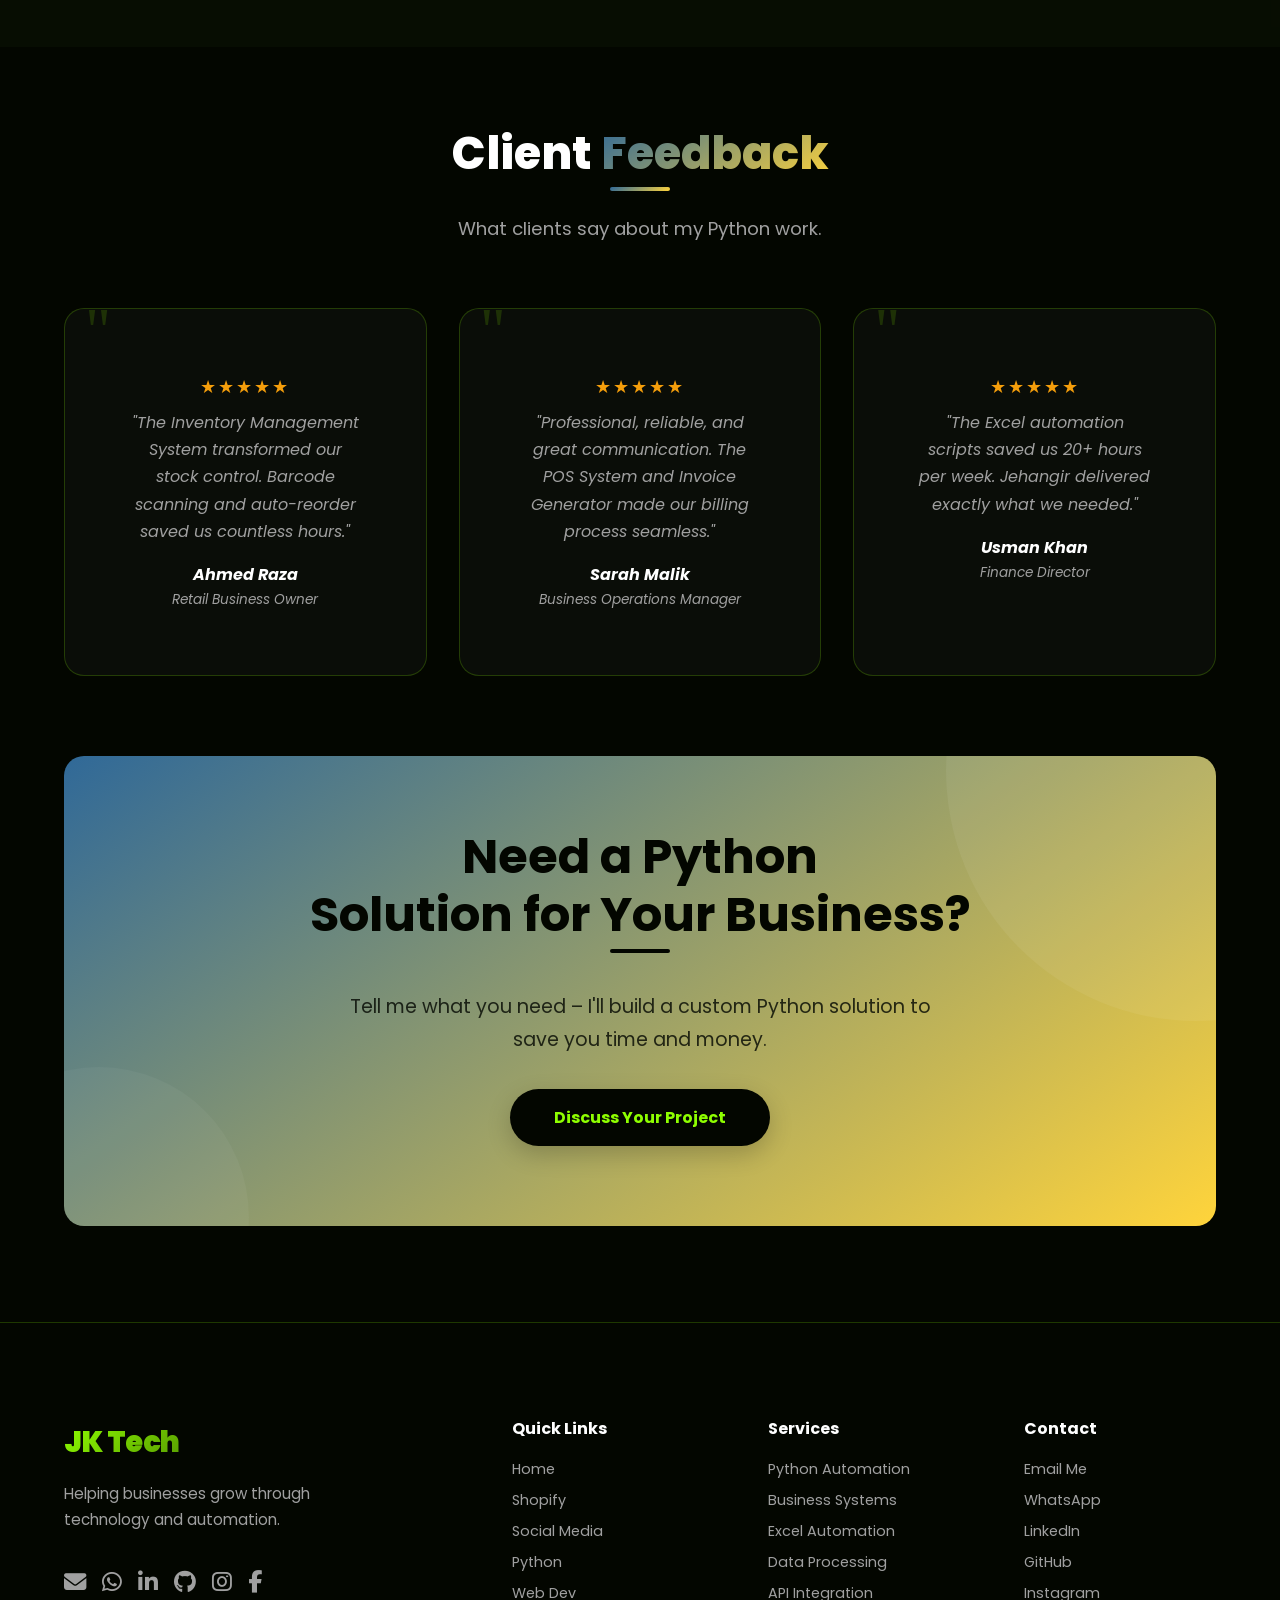
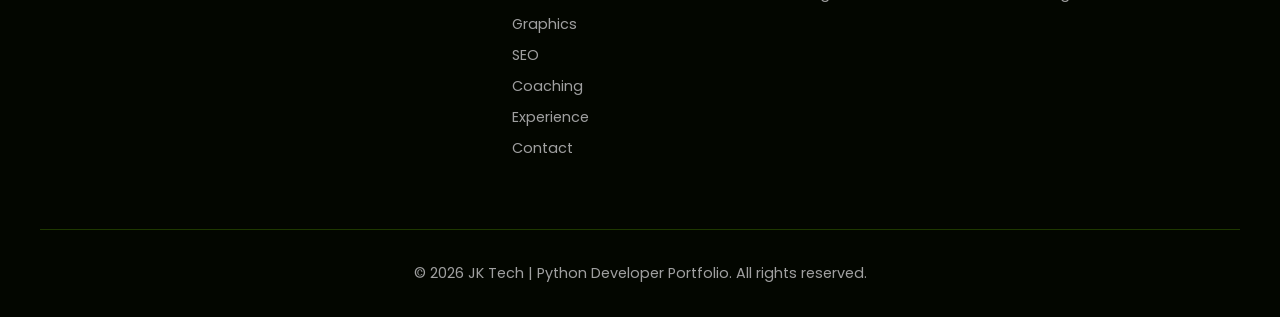
<file: python.html>
<!DOCTYPE html>
<html lang="en">
<head>
    <meta charset="UTF-8">
    <meta name="viewport" content="width=device-width, initial-scale=1.0">
    
    <!-- Primary Meta Tags -->
    <title>Python Development Portfolio | JK Tech – Automation & Business Systems</title>
    <meta name="title" content="Python Development Portfolio | JK Tech – Automation & Business Systems">
    <meta name="description" content="View my Python portfolio featuring Inventory Management, POS System, Office Management, Expense Tracker, Excel Automations, and custom business tools.">
    <meta name="keywords" content="Python portfolio, inventory management system, POS system, office management, expense tracker, Excel automation, task automation">
    <meta name="author" content="Jehangir Khan">
    <meta name="robots" content="index, follow">
    <meta name="theme-color" content="#030600">
    
    <!-- Open Graph / Facebook -->
    <meta property="og:type" content="website">
    <meta property="og:url" content="https://www.jktech.pk/python.html">
    <meta property="og:title" content="Python Development Portfolio | JK Tech – Automation & Business Systems">
    <meta property="og:description" content="View my Python portfolio featuring Inventory Management, POS System, Office Management, Expense Tracker, Excel Automations, and custom business tools.">
    <meta property="og:image" content="https://www.jktech.pk/images/og-python.jpg">
    <meta property="og:site_name" content="JK Tech">
    
    <!-- Twitter -->
    <meta property="twitter:card" content="summary_large_image">
    <meta property="twitter:url" content="https://www.jktech.pk/python.html">
    <meta property="twitter:title" content="Python Development Portfolio | JK Tech – Automation & Business Systems">
    <meta property="twitter:description" content="View my Python portfolio featuring Inventory Management, POS System, Office Management, Expense Tracker, Excel Automations, and custom business tools.">
    <meta property="twitter:image" content="https://www.jktech.pk/images/og-python.jpg">
    
    <!-- Canonical -->
    <link rel="canonical" href="https://www.jktech.pk/python.html">
    
    <!-- Favicon -->
    <link rel="icon" type="image/png" sizes="32x32" href="/favicon-32x32.png">
    <link rel="icon" type="image/png" sizes="16x16" href="/favicon-16x16.png">
    <link rel="apple-touch-icon" href="/apple-touch-icon.png">
    <link rel="manifest" href="/manifest.json">
    
    <!-- Fonts & Icons -->
    <link rel="preconnect" href="https://fonts.googleapis.com">
    <link rel="preconnect" href="https://fonts.gstatic.com" crossorigin>
    <link href="https://fonts.googleapis.com/css2?family=Poppins:wght@400;500;600;700;800;900&display=swap" rel="stylesheet">
    <link rel="stylesheet" href="https://cdnjs.cloudflare.com/ajax/libs/font-awesome/6.5.0/css/all.min.css">
    
    <!-- Main Stylesheet -->
    <link rel="stylesheet" href="css/style.css">
    
    <style>
        /* ============================================
           PYTHON PORTFOLIO PAGE - ADVANCED STYLES
           ============================================ */
        
        /* ===== CSS VARIABLES ===== */
        :root {
            --python-gradient: linear-gradient(145deg, #306998, #FFD43B);
        }
        
        /* ===== HERO ===== */
        .page-hero {
            position: relative;
            overflow: hidden;
        }
        .page-hero .hero-content {
            max-width: 900px;
            margin: 0 auto;
            padding: var(--space-xl) var(--space-md);
            text-align: center;
            position: relative;
            z-index: 2;
        }
        .page-hero .hero-content h1 {
            font-size: clamp(2.8rem, 6vw, 4.5rem);
            margin-bottom: var(--space-sm);
        }
        .page-hero .hero-content .hero-subtitle {
            max-width: 700px;
            margin: var(--space-sm) auto var(--space-md);
            font-size: 1.25rem;
            color: var(--text-dim);
        }
        
        .hero-badge {
            display: inline-block;
            background: rgba(142, 254, 0, 0.12);
            border: 1px solid var(--primary);
            border-radius: var(--radius-full);
            padding: 0.35rem 1.5rem;
            font-size: 0.85rem;
            font-weight: 600;
            color: var(--primary);
            margin-bottom: var(--space-md);
            letter-spacing: 0.5px;
        }
        .hero-badge .python-icon {
            margin-right: 8px;
        }
        
        .hero-stats {
            display: flex;
            justify-content: center;
            gap: 60px;
            margin-top: 56px;
            padding-top: 40px;
            border-top: 1px solid var(--border-light);
            flex-wrap: wrap;
        }
        .hero-stats .stat {
            display: flex;
            flex-direction: column;
            align-items: center;
        }
        .hero-stats .stat-number {
            font-size: 2.8rem;
            font-weight: 900;
            color: var(--primary);
            line-height: 1.2;
        }
        .hero-stats .stat-number .plus {
            font-size: 1.8rem;
        }
        .hero-stats .stat-label {
            font-size: 0.9rem;
            color: var(--text-dim);
            font-weight: 500;
            margin-top: 2px;
        }
        
        /* Floating Shapes */
        .floating-shapes {
            position: absolute;
            inset: 0;
            pointer-events: none;
            overflow: hidden;
            z-index: 1;
        }
        .floating-shapes .shape {
            position: absolute;
            border-radius: 50%;
            opacity: 0.06;
            animation: floatShape 20s ease-in-out infinite;
        }
        .floating-shapes .shape:nth-child(1) {
            width: 300px;
            height: 300px;
            background: #306998;
            top: -100px;
            right: -50px;
            animation-delay: 0s;
        }
        .floating-shapes .shape:nth-child(2) {
            width: 200px;
            height: 200px;
            background: #FFD43B;
            bottom: -50px;
            left: -50px;
            animation-delay: -7s;
        }
        .floating-shapes .shape:nth-child(3) {
            width: 150px;
            height: 150px;
            background: #092E20;
            top: 50%;
            left: 30%;
            animation-delay: -14s;
        }
        
        @keyframes floatShape {
            0%, 100% { transform: translate(0, 0) scale(1); }
            33% { transform: translate(30px, -40px) scale(1.1); }
            66% { transform: translate(-20px, 30px) scale(0.9); }
        }

        .hero-actions {
            display: flex;
            gap: var(--space-sm);
            justify-content: center;
            flex-wrap: wrap;
        }
        
        /* ===== TRUST BAR ===== */
        .trust-bar {
            background: var(--bg-card);
            padding: var(--space-md) 0;
            border-top: 1px solid var(--border-light);
            border-bottom: 1px solid var(--border-light);
        }
        .trust-bar .container {
            display: flex;
            justify-content: space-between;
            align-items: center;
            flex-wrap: wrap;
            gap: var(--space-md);
            max-width: 1200px;
            margin: 0 auto;
            padding: 0 24px;
        }
        .trust-bar p {
            color: var(--text-dim);
            font-weight: 500;
            font-size: 0.95rem;
            margin: 0;
        }
        .trust-bar p strong {
            color: var(--text-light);
        }
        .trust-icons {
            display: flex;
            gap: 32px;
            font-size: 2.2rem;
            color: var(--text-dim);
        }
        .trust-icons i {
            transition: all var(--transition-base);
            cursor: default;
        }
        .trust-icons i:hover {
            color: var(--primary);
            transform: scale(1.15) translateY(-3px);
        }
        
        /* ===== EXPERTISE ===== */
        .expertise-grid {
            display: grid;
            grid-template-columns: repeat(4, 1fr);
            gap: var(--space-sm);
            max-width: 1000px;
            margin: 0 auto;
        }
        .expertise-item {
            background: var(--bg-card);
            padding: var(--space-sm) var(--space-md);
            border-radius: var(--radius-md);
            border: 1px solid var(--border-light);
            font-weight: 500;
            display: flex;
            align-items: center;
            gap: 12px;
            transition: all var(--transition-base);
            color: var(--text-light);
            font-size: 0.95rem;
        }
        .expertise-item:hover {
            transform: translateY(-4px) scale(1.02);
            box-shadow: var(--shadow-glow);
            border-color: var(--primary);
        }
        .expertise-item .icon {
            color: var(--primary);
            font-weight: 700;
            flex-shrink: 0;
            font-size: 1.1rem;
        }
        
        /* ===== PROJECT CARDS ===== */
        .projects-grid {
            display: grid;
            grid-template-columns: repeat(3, 1fr);
            gap: var(--space-lg);
        }
        .project-card {
            background: var(--bg-card);
            border-radius: var(--radius-lg);
            overflow: hidden;
            border: 1px solid var(--border-light);
            transition: all var(--transition-slow);
            position: relative;
        }
        .project-card::after {
            content: '';
            position: absolute;
            inset: 0;
            border-radius: var(--radius-lg);
            border: 2px solid transparent;
            transition: border-color var(--transition-slow);
            pointer-events: none;
        }
        .project-card:hover::after {
            border-color: var(--primary);
        }
        .project-card:hover {
            transform: translateY(-12px);
            box-shadow: var(--shadow-card-hover);
        }
        
        .project-card .project-header {
            background: var(--python-gradient);
            padding: var(--space-lg) var(--space-md) var(--space-md);
            position: relative;
            overflow: hidden;
            min-height: 120px;
            display: flex;
            align-items: flex-start;
            gap: var(--space-sm);
        }
        .project-card .project-header::before {
            content: '';
            position: absolute;
            top: -50%;
            right: -30%;
            width: 200px;
            height: 200px;
            background: rgba(255,255,255,0.08);
            border-radius: 50%;
        }
        .project-card .project-header .icon {
            font-size: 2.8rem;
            color: var(--bg-dark);
            flex-shrink: 0;
            position: relative;
            z-index: 2;
        }
        .project-card .project-header .header-content {
            position: relative;
            z-index: 2;
        }
        .project-card .project-header h3 {
            font-size: 1.2rem;
            font-weight: 800;
            color: var(--bg-dark);
            margin: 0;
            line-height: 1.3;
        }
        .project-card .project-header .category {
            font-size: 0.8rem;
            color: rgba(3, 6, 0, 0.7);
            font-weight: 500;
            margin-top: 2px;
        }
        
        .project-card .project-body {
            padding: var(--space-md);
        }
        .project-card .project-body .result-badge {
            display: inline-flex;
            align-items: center;
            gap: 8px;
            background: rgba(142, 254, 0, 0.1);
            color: var(--primary);
            padding: 6px 16px;
            border-radius: var(--radius-full);
            font-size: 0.8rem;
            font-weight: 700;
            border: 1px solid var(--border-light);
            margin-bottom: var(--space-sm);
        }
        .project-card .project-body .result-badge i {
            font-size: 0.9rem;
        }
        .project-card .project-body .features-list {
            display: flex;
            flex-wrap: wrap;
            gap: 4px;
            margin: var(--space-xs) 0 var(--space-sm);
        }
        .project-card .project-body .features-list span {
            background: rgba(142, 254, 0, 0.06);
            padding: 2px 10px;
            border-radius: var(--radius-full);
            font-size: 0.65rem;
            font-weight: 500;
            color: var(--text-muted);
            border: 1px solid var(--border-light);
        }
        .project-card .project-body p {
            font-size: 0.95rem;
            color: var(--text-dim);
            margin: 0 0 var(--space-sm);
            line-height: 1.8;
        }
        .project-card .project-body .tech-tags {
            display: flex;
            flex-wrap: wrap;
            gap: 6px;
            margin-bottom: var(--space-sm);
        }
        .project-card .project-body .tech-tags span {
            background: rgba(142, 254, 0, 0.06);
            padding: 4px 14px;
            border-radius: var(--radius-full);
            font-size: 0.7rem;
            font-weight: 500;
            color: var(--text-muted);
            border: 1px solid var(--border-light);
            transition: all var(--transition-base);
        }
        .project-card .project-body .tech-tags span:hover {
            background: rgba(142, 254, 0, 0.12);
            border-color: var(--primary);
            color: var(--text-light);
        }
        .project-card .project-body .project-metrics {
            display: grid;
            grid-template-columns: 1fr 1fr 1fr;
            gap: var(--space-xs);
            margin: var(--space-sm) 0;
            padding: var(--space-sm);
            background: var(--bg);
            border-radius: var(--radius-sm);
        }
        .project-card .project-body .project-metrics .metric {
            text-align: center;
        }
        .project-card .project-body .project-metrics .metric .value {
            display: block;
            font-size: 1.2rem;
            font-weight: 800;
            color: var(--primary);
        }
        .project-card .project-body .project-metrics .metric .label {
            font-size: 0.7rem;
            color: var(--text-dim);
            font-weight: 500;
        }
        .project-card .project-body .btn-link {
            color: var(--primary);
            font-weight: 600;
            display: inline-flex;
            align-items: center;
            gap: 8px;
            transition: all var(--transition-base);
            font-size: 0.9rem;
        }
        .project-card .project-body .btn-link i {
            transition: transform var(--transition-base);
        }
        .project-card .project-body .btn-link:hover {
            gap: 14px;
            color: var(--primary-light);
        }
        .project-card .project-body .btn-link:hover i {
            transform: translateX(6px);
        }
        
        /* ===== TECH STACK ===== */
        .tech-grid {
            display: flex;
            flex-wrap: wrap;
            gap: var(--space-xs);
            justify-content: center;
            max-width: 900px;
            margin: 0 auto;
        }
        .tech-badge {
            background: var(--bg-card);
            padding: 0.6rem 1.5rem;
            border-radius: var(--radius-full);
            font-weight: 600;
            font-size: 0.85rem;
            border: 1px solid var(--border-light);
            transition: all var(--transition-base);
            display: inline-flex;
            align-items: center;
            gap: 10px;
            color: var(--text-light);
        }
        .tech-badge:hover {
            transform: scale(1.06) translateY(-3px);
            box-shadow: var(--shadow-glow);
            border-color: var(--primary);
        }
        .tech-badge .dot {
            width: 10px;
            height: 10px;
            border-radius: 50%;
            display: inline-block;
            flex-shrink: 0;
        }
        .tech-badge .dot.python { background: #306998; }
        .tech-badge .dot.pandas { background: #150458; }
        .tech-badge .dot.selenium { background: #43B02A; }
        .tech-badge .dot.flask { background: #000000; }
        .tech-badge .dot.django { background: #092E20; }
        .tech-badge .dot.sql { background: #00758F; }
        .tech-badge .dot.green { background: var(--primary); }
        .tech-badge .dot.orange { background: #f59e0b; }
        .tech-badge .dot.red { background: #ef4444; }
        .tech-badge .dot.purple { background: #7c3aed; }
        
        /* ===== TESTIMONIALS ===== */
        .testimonials-grid {
            display: grid;
            grid-template-columns: repeat(3, 1fr);
            gap: var(--space-md);
        }
        .testimonial-card {
            background: var(--bg-card);
            padding: var(--space-lg);
            border-radius: var(--radius-lg);
            border: 1px solid var(--border-light);
            text-align: center;
            transition: all var(--transition-base);
            position: relative;
        }
        .testimonial-card::before {
            content: '"';
            position: absolute;
            top: -10px;
            left: 20px;
            font-size: 4rem;
            color: var(--primary);
            opacity: 0.15;
            font-family: Georgia, serif;
            line-height: 1;
        }
        .testimonial-card:hover {
            transform: translateY(-8px);
            box-shadow: var(--shadow-card-hover);
            border-color: var(--border-medium);
        }
        .testimonial-card .stars {
            color: #f59e0b;
            font-size: 1.1rem;
            letter-spacing: 2px;
            margin-bottom: var(--space-xs);
        }
        .testimonial-card p {
            font-style: italic;
            font-size: 1rem;
            margin: var(--space-xs) 0 var(--space-sm);
            color: var(--text-dim);
            line-height: 1.7;
        }
        .testimonial-card .author {
            font-weight: 700;
            color: var(--text-light);
            margin: 0;
        }
        .testimonial-card .role {
            font-size: 0.85rem;
            color: var(--text-dim);
            margin: 0;
        }
        
        /* ===== CTA ===== */
        .cta-section {
            background: var(--python-gradient);
            color: var(--bg-dark);
            border-radius: var(--radius-lg);
            padding: 72px 56px;
            text-align: center;
            position: relative;
            overflow: hidden;
        }
        .cta-section::before {
            content: '';
            position: absolute;
            top: -50%;
            right: -20%;
            width: 500px;
            height: 500px;
            background: rgba(255,255,255,0.06);
            border-radius: 50%;
        }
        .cta-section::after {
            content: '';
            position: absolute;
            bottom: -30%;
            left: -10%;
            width: 300px;
            height: 300px;
            background: rgba(255,255,255,0.04);
            border-radius: 50%;
        }
        .cta-section h2 {
            color: var(--bg-dark);
            font-size: 3rem;
            position: relative;
            z-index: 2;
        }
        .cta-section h2::after {
            background: var(--bg-dark);
            left: 50%;
            transform: translateX(-50%);
        }
        .cta-section p {
            color: rgba(3, 6, 0, 0.8);
            max-width: 600px;
            margin: var(--space-sm) auto var(--space-md);
            font-size: 1.2rem;
            position: relative;
            z-index: 2;
        }
        .cta-section .btn {
            background: var(--bg-dark);
            color: var(--primary);
            box-shadow: 0 8px 24px rgba(0,0,0,0.2);
            position: relative;
            z-index: 2;
            font-weight: 700;
            padding: 16px 44px;
        }
        .cta-section .btn:hover {
            background: #0a1a00;
            color: var(--primary-light);
            box-shadow: 0 12px 36px rgba(0,0,0,0.3);
            transform: translateY(-3px);
        }
        
        /* ============================================
           HEADER & FOOTER
           ============================================ */
        header {
            position: fixed;
            top: 0;
            left: 0;
            right: 0;
            background: rgba(3, 6, 0, 0.85);
            backdrop-filter: blur(12px);
            -webkit-backdrop-filter: blur(12px);
            z-index: 1000;
            padding: 12px 0;
            border-bottom: 1px solid var(--border-light);
            transition: all var(--transition-base);
        }
        header.shrink {
            padding: 8px 0;
            background: rgba(3, 6, 0, 0.95);
        }
        .header-inner {
            display: flex;
            justify-content: space-between;
            align-items: center;
            max-width: 1200px;
            margin: 0 auto;
            padding: 0 24px;
        }
        .logo {
            font-size: 1.8rem;
            font-weight: 900;
            background: var(--primary-gradient);
            -webkit-background-clip: text;
            -webkit-text-fill-color: transparent;
            background-clip: text;
            letter-spacing: -0.5px;
            z-index: 1001;
        }
        nav {
            display: flex;
            align-items: center;
            gap: 20px;
        }
        nav a {
            color: var(--text-light);
            font-weight: 500;
            font-size: 0.9rem;
            padding: 4px 0;
            position: relative;
            transition: color var(--transition-base);
        }
        nav a::before {
            content: '';
            position: absolute;
            bottom: -2px;
            left: 0;
            width: 0;
            height: 2px;
            background: var(--primary-gradient);
            transition: width var(--transition-base);
        }
        nav a:hover {
            color: var(--primary);
        }
        nav a:hover::before,
        nav a[aria-current="page"]::before {
            width: 100%;
        }
        nav a[aria-current="page"] {
            color: var(--primary);
        }
        .nav-cta {
            background: var(--primary-gradient);
            color: var(--bg-dark) !important;
            padding: 0.4rem 1.2rem !important;
            border-radius: var(--radius-full);
            font-weight: 600;
            font-size: 0.85rem;
        }
        .nav-cta::before {
            display: none !important;
        }
        .nav-cta:hover {
            transform: translateY(-2px);
            box-shadow: var(--shadow-glow);
            color: var(--bg-dark) !important;
        }
        .menu-toggle {
            display: none;
            flex-direction: column;
            cursor: pointer;
            background: transparent;
            border: none;
            padding: 0.5rem;
            z-index: 1001;
        }
        .bar {
            width: 25px;
            height: 3px;
            background: var(--text-light);
            margin: 3px 0;
            border-radius: 2px;
            transition: all var(--transition-base);
        }
        .menu-toggle.active .bar:nth-child(1) {
            transform: rotate(45deg) translate(5px, 5px);
        }
        .menu-toggle.active .bar:nth-child(2) {
            opacity: 0;
            transform: translateX(-10px);
        }
        .menu-toggle.active .bar:nth-child(3) {
            transform: rotate(-45deg) translate(7px, -6px);
        }

        footer {
            background: var(--bg-dark);
            padding: var(--space-xl) 0 var(--space-md);
            border-top: 1px solid var(--border-light);
            margin-top: var(--space-xl);
        }
        .footer-grid {
            display: grid;
            grid-template-columns: 2fr 1fr 1fr 1fr;
            gap: var(--space-lg);
            max-width: 1200px;
            margin: 0 auto;
            padding: 0 24px;
        }
        .footer-brand .logo {
            font-size: 1.8rem;
            font-weight: 900;
            background: var(--primary-gradient);
            -webkit-background-clip: text;
            -webkit-text-fill-color: transparent;
            background-clip: text;
            display: inline-block;
        }
        .footer-brand p {
            color: var(--text-dim);
            max-width: 300px;
            margin: var(--space-sm) 0 var(--space-md);
            font-size: 0.95rem;
        }
        .footer-socials {
            display: flex;
            gap: var(--space-sm);
            font-size: 1.4rem;
        }
        .footer-socials a {
            color: var(--text-dim);
            transition: all var(--transition-base);
        }
        .footer-socials a:hover {
            color: var(--primary);
            transform: translateY(-3px);
        }
        .footer-col h4 {
            font-size: 1rem;
            font-weight: 700;
            color: var(--text-light);
            margin-bottom: var(--space-sm);
        }
        .footer-col a {
            display: block;
            color: var(--text-dim);
            padding: 4px 0;
            font-size: 0.9rem;
            transition: color var(--transition-base);
        }
        .footer-col a:hover {
            color: var(--primary);
        }
        .footer-bottom {
            border-top: 1px solid var(--border-light);
            margin-top: var(--space-lg);
            padding-top: var(--space-md);
            text-align: center;
            color: var(--text-dim);
            font-size: 0.9rem;
            max-width: 1200px;
            margin-left: auto;
            margin-right: auto;
            padding-left: 24px;
            padding-right: 24px;
        }

        /* ===== CONTAINER ===== */
        .container {
            max-width: 1200px;
            margin: 0 auto;
            padding: 0 24px;
        }
        .section {
            padding: 80px 0;
        }
        .section-title {
            text-align: center;
            margin-bottom: var(--space-lg);
        }
        .section-title h2 {
            font-size: 2.8rem;
            font-weight: 800;
            display: inline-block;
            position: relative;
            margin-bottom: 16px;
        }
        .section-title h2 .highlight {
            background: var(--python-gradient);
            -webkit-background-clip: text;
            -webkit-text-fill-color: transparent;
            background-clip: text;
        }
        .section-title h2::after {
            content: '';
            position: absolute;
            bottom: -10px;
            left: 50%;
            transform: translateX(-50%);
            width: 60px;
            height: 4px;
            background: var(--python-gradient);
            border-radius: 2px;
        }
        .section-title p {
            max-width: 600px;
            margin: var(--space-sm) auto 0;
            color: var(--text-dim);
            font-size: 1.15rem;
        }

        /* ===== BUTTONS ===== */
        .btn {
            display: inline-block;
            background: var(--primary-gradient);
            color: var(--bg-dark);
            font-weight: 600;
            padding: 0.75rem 2rem;
            border-radius: var(--radius-full);
            text-decoration: none;
            border: none;
            cursor: pointer;
            transition: all var(--transition-base);
            position: relative;
            overflow: hidden;
            z-index: 1;
            box-shadow: var(--shadow-glow);
            min-width: 180px;
            text-align: center;
            font-size: 1rem;
        }
        .btn::before {
            content: '';
            position: absolute;
            top: 0;
            left: -100%;
            width: 100%;
            height: 100%;
            background: linear-gradient(90deg, transparent, rgba(255,255,255,0.2), transparent);
            transition: left var(--transition-slow);
            z-index: -1;
        }
        .btn:hover {
            transform: translateY(-3px);
            box-shadow: var(--shadow-glow-hover);
            color: var(--bg-dark);
        }
        .btn:hover::before {
            left: 100%;
        }
        .btn-outline {
            background: transparent;
            color: var(--primary);
            border: 2px solid var(--primary);
            box-shadow: none;
        }
        .btn-outline:hover {
            background: var(--primary);
            color: var(--bg-dark);
            box-shadow: var(--shadow-glow);
        }

        /* ===== FLOATING ELEMENTS ===== */
        #back-to-top {
            position: fixed;
            bottom: 30px;
            right: 30px;
            width: 50px;
            height: 50px;
            background: var(--primary-gradient);
            color: var(--bg-dark);
            border: none;
            border-radius: 50%;
            font-size: 1.5rem;
            cursor: pointer;
            display: none;
            align-items: center;
            justify-content: center;
            z-index: 999;
            transition: all var(--transition-base);
            box-shadow: var(--shadow-glow);
        }
        #back-to-top:hover {
            transform: translateY(-5px) scale(1.05);
            box-shadow: var(--shadow-glow-hover);
        }
        #back-to-top.visible {
            display: flex;
        }
        .whatsapp-float {
            position: fixed;
            bottom: 30px;
            left: 30px;
            background: #25D366;
            color: white;
            border-radius: var(--radius-full);
            padding: 12px 20px;
            display: flex;
            align-items: center;
            gap: 10px;
            text-decoration: none;
            font-weight: 500;
            z-index: 999;
            box-shadow: 0 4px 10px rgba(0,0,0,0.3);
            transition: all var(--transition-base);
            border: none;
            cursor: pointer;
            font-family: inherit;
            font-size: 0.95rem;
        }
        .whatsapp-float:hover {
            transform: scale(1.05) translateY(-3px);
            box-shadow: 0 8px 20px rgba(37,211,102,0.4);
        }
        .whatsapp-float i {
            font-size: 1.5rem;
        }
        #progress-bar {
            position: fixed;
            top: 0;
            left: 0;
            height: 4px;
            background: var(--primary-gradient);
            z-index: 9999;
            width: 0%;
            transition: width 0.1s;
        }
        .skip-link {
            position: absolute;
            top: -40px;
            left: 0;
            background: var(--primary);
            color: var(--bg-dark);
            padding: 8px 16px;
            z-index: 1001;
            text-decoration: none;
            border-radius: 0 0 var(--radius-sm) 0;
            transition: top var(--transition-base);
            font-weight: 600;
        }
        .skip-link:focus {
            top: 0;
        }

        /* ===== RESPONSIVE ===== */
        @media (max-width: 1024px) {
            .projects-grid {
                grid-template-columns: repeat(2, 1fr);
                gap: var(--space-md);
            }
            .expertise-grid {
                grid-template-columns: repeat(2, 1fr);
            }
            .testimonials-grid {
                grid-template-columns: repeat(2, 1fr);
            }
            .hero-stats {
                gap: 32px;
            }
            .hero-stats .stat-number {
                font-size: 2.2rem;
            }
            .trust-bar .container {
                justify-content: center;
                text-align: center;
            }
            .footer-grid {
                grid-template-columns: 1fr 1fr;
                gap: var(--space-md);
            }
        }

        @media (max-width: 768px) {
            body {
                padding-top: 70px;
            }
            .menu-toggle {
                display: flex;
            }
            nav {
                position: fixed;
                top: 0;
                right: -100%;
                width: 75%;
                max-width: 320px;
                height: 100vh;
                background: var(--bg-dark);
                flex-direction: column;
                padding: 5rem 2rem 2rem;
                transition: right var(--transition-base);
                box-shadow: -5px 0 30px rgba(0,0,0,0.5);
                z-index: 1000;
                border-left: 1px solid var(--border-light);
                gap: var(--space-sm);
                overflow-y: auto;
                align-items: flex-start;
            }
            nav.active {
                right: 0;
            }
            nav a {
                font-size: 1.1rem;
                padding: 0.5rem 0;
            }
            .nav-cta {
                margin-top: var(--space-xs);
            }
            body.no-scroll {
                overflow: hidden;
            }

            .page-hero .hero-content {
                padding: var(--space-lg) var(--space-sm);
            }
            .page-hero .hero-content h1 {
                font-size: 2.2rem;
            }
            .page-hero .hero-content .hero-subtitle {
                font-size: 1rem;
            }
            .projects-grid {
                grid-template-columns: 1fr;
                gap: var(--space-md);
            }
            .expertise-grid {
                grid-template-columns: 1fr 1fr;
            }
            .testimonials-grid {
                grid-template-columns: 1fr;
            }
            .hero-stats {
                gap: 20px;
                margin-top: 32px;
                padding-top: 24px;
            }
            .hero-stats .stat-number {
                font-size: 1.8rem;
            }
            .project-card .project-header {
                padding: var(--space-md);
                min-height: 100px;
            }
            .project-card .project-header .icon {
                font-size: 2.2rem;
            }
            .project-card .project-header h3 {
                font-size: 1rem;
            }
            .project-card .project-body .project-metrics {
                grid-template-columns: 1fr 1fr 1fr;
                gap: 4px;
            }
            .cta-section {
                padding: 48px 24px;
            }
            .cta-section h2 {
                font-size: 2rem;
            }
            .cta-section p {
                font-size: 1rem;
            }
            .trust-icons {
                gap: 20px;
                font-size: 1.6rem;
            }
            .footer-grid {
                grid-template-columns: 1fr;
                gap: var(--space-md);
                text-align: center;
            }
            .footer-brand p {
                margin: var(--space-sm) auto;
            }
            .footer-socials {
                justify-content: center;
            }
            .whatsapp-float span {
                display: none;
            }
            .whatsapp-float {
                border-radius: 50%;
                padding: 14px;
            }
            #back-to-top {
                width: 44px;
                height: 44px;
                font-size: 1.2rem;
            }
        }

        @media (max-width: 480px) {
            .expertise-grid {
                grid-template-columns: 1fr;
            }
            .hero-stats {
                gap: 16px;
            }
            .hero-stats .stat-number {
                font-size: 1.5rem;
            }
            .hero-stats .stat-label {
                font-size: 0.75rem;
            }
            .project-card .project-body .project-metrics {
                grid-template-columns: 1fr;
                gap: 8px;
            }
            .project-card .project-body .project-metrics .metric {
                display: flex;
                justify-content: space-between;
                padding: 4px 0;
                border-bottom: 1px solid var(--border-light);
            }
            .project-card .project-body .project-metrics .metric:last-child {
                border-bottom: none;
            }
            .tech-badge {
                font-size: 0.75rem;
                padding: 0.4rem 1rem;
            }
            .trust-icons {
                gap: 14px;
                font-size: 1.3rem;
            }
            .cta-section .btn {
                padding: 14px 28px;
                font-size: 0.95rem;
                width: 100%;
            }
            .logo {
                font-size: 1.4rem;
            }
            .section-title h2 {
                font-size: 2rem;
            }
        }

        /* ===== ANIMATIONS ===== */
        .fade-up {
            opacity: 0;
            transform: translateY(40px);
            transition: all 0.8s cubic-bezier(0.25, 0.46, 0.45, 0.94);
        }
        .fade-up.visible {
            opacity: 1;
            transform: translateY(0);
        }
        .scale-in {
            opacity: 0;
            transform: scale(0.92);
            transition: all 0.6s cubic-bezier(0.25, 0.46, 0.45, 0.94);
        }
        .scale-in.visible {
            opacity: 1;
            transform: scale(1);
        }
    </style>
</head>
<body>

    <!-- Progress Bar -->
    <div id="progress-bar" role="progressbar" aria-label="Scroll progress"></div>

    <!-- Skip Link -->
    <a href="#main-content" class="skip-link">Skip to main content</a>

    <!-- HEADER -->
    <header id="main-header">
        <div class="header-inner">
            <a href="index.html" class="logo">
                <img src="images/jk-logo.png" alt="JK Tech Logo" height="70">
            </a>
            <nav aria-label="Main navigation" id="main-nav">
    <a href="index.html" aria-current="page">Home</a>
    <a href="shopify.html">Shopify</a>
    <a href="social-media.html">Social Media</a>
    <a href="python.html"aria-current="page">Python</a>
    <a href="web-dev.html">Web Dev</a>
    <a href="graphics.html">Graphics</a>
    <a href="seo.html">SEO</a>
    <a href="odoo.html">Odoo ERP</a>
    <a href="business-coaching.html">Coaching</a>
    <a href="experience.html">Experience</a>
    <a href="contact.html" class="nav-cta">Contact</a>
</nav>
            <button class="menu-toggle" id="mobile-menu" aria-label="Toggle menu" aria-expanded="false">
                <span class="bar"></span>
                <span class="bar"></span>
                <span class="bar"></span>
            </button>
        </div>
    </header>

    <main id="main-content">

        <!-- HERO -->
        <section class="page-hero hero">
            <div class="floating-shapes">
                <div class="shape"></div>
                <div class="shape"></div>
                <div class="shape"></div>
            </div>
            <div class="hero-content">
                <div class="hero-badge">
                    <i class="fab fa-python python-icon"></i> Python Developer Portfolio
                </div>
                <h1>Python <span class="highlight">Business Systems &amp; Automation</span></h1>
                <p class="hero-subtitle">
                    Real-world Python solutions I've built — from Inventory Management and POS Systems 
                    to Excel Automations and custom business tools.
                </p>
                <div class="hero-actions">
                    <a href="#projects" class="btn">View Projects</a>
                    <a href="contact.html" class="btn btn-outline">Discuss Your Project</a>
                </div>
                <div class="hero-stats">
                    <div class="stat">
                        <span class="stat-number">10<span class="plus">+</span></span>
                        <span class="stat-label">Business Systems Built</span>
                    </div>
                    <div class="stat">
                        <span class="stat-number">1000<span class="plus">+</span></span>
                        <span class="stat-label">Hours Saved</span>
                    </div>
                    <div class="stat">
                        <span class="stat-number">6<span class="plus">+</span></span>
                        <span class="stat-label">Industries Served</span>
                    </div>
                </div>
            </div>
        </section>

        <!-- TRUST BAR -->
        <section class="trust-bar" aria-label="Trust indicators">
            <div class="container">
                <p>Building Python solutions for businesses in <strong>Pakistan</strong></p>
                <div class="trust-icons">
                    <i class="fab fa-python" title="Python"></i>
                    <i class="fas fa-database" title="SQLite"></i>
                    <i class="fas fa-table" title="Excel"></i>
                    <i class="fas fa-chart-line" title="Analytics"></i>
                    <i class="fas fa-robot" title="Automation"></i>
                    <i class="fas fa-code" title="Development"></i>
                </div>
            </div>
        </section>

        <!-- EXPERTISE -->
        <section class="section" style="background: rgba(26, 42, 10, 0.2);" aria-labelledby="expertise-heading">
            <div class="container">
                <div class="section-title">
                    <h2 id="expertise-heading">Python <span class="highlight">Expertise</span></h2>
                    <p>Core areas where I build Python solutions for businesses.</p>
                </div>
                <div class="expertise-grid">
                    <div class="expertise-item"><span class="icon">✔</span> Desktop Applications</div>
                    <div class="expertise-item"><span class="icon">✔</span> Business Management Systems</div>
                    <div class="expertise-item"><span class="icon">✔</span> Excel Automation</div>
                    <div class="expertise-item"><span class="icon">✔</span> Task Automation</div>
                    <div class="expertise-item"><span class="icon">✔</span> Data Processing</div>
                    <div class="expertise-item"><span class="icon">✔</span> Web Scraping</div>
                    <div class="expertise-item"><span class="icon">✔</span> API Integration</div>
                    <div class="expertise-item"><span class="icon">✔</span> ETL Pipelines</div>
                </div>
            </div>
        </section>

        <!-- PROJECTS -->
        <section class="section" id="projects" aria-labelledby="projects-heading">
            <div class="container">
                <div class="section-title">
                    <h2 id="projects-heading">Featured <span class="highlight">Python Projects</span></h2>
                    <p>Real projects built to solve real business problems.</p>
                </div>
                <div class="projects-grid">
                    <!-- Project 1 - Inventory Management System -->
                    <div class="project-card fade-up">
                        <div class="project-header">
                            <span class="icon">📦</span>
                            <div class="header-content">
                                <h3>Inventory Management System</h3>
                                <span class="category">Business Management</span>
                            </div>
                        </div>
                        <div class="project-body">
                            <div class="result-badge">
                                <i class="fas fa-check-circle"></i> Complete Inventory Solution
                            </div>
                            <div class="features-list">
                                <span>Barcode Scanning</span>
                                <span>Stock Tracking</span>
                                <span>Auto Reorder</span>
                                <span>Reporting</span>
                            </div>
                            <p>Complete inventory management system with barcode scanning, real-time stock tracking, automated reorder notifications, and detailed reporting.</p>
                            <div class="project-metrics">
                                <div class="metric">
                                    <span class="value">100%</span>
                                    <span class="label">Inventory Control</span>
                                </div>
                                <div class="metric">
                                    <span class="value">500+</span>
                                    <span class="label">Products</span>
                                </div>
                                <div class="metric">
                                    <span class="value">5★</span>
                                    <span class="label">Client Rating</span>
                                </div>
                            </div>
                            <div class="tech-tags">
                                <span>Python</span>
                                <span>SQLite</span>
                                <span>Tkinter</span>
                                <span>Pandas</span>
                                <span>Barcode</span>
                            </div>
                            <a href="#" class="btn-link">View Project <i class="fas fa-arrow-right"></i></a>
                        </div>
                    </div>

                    <!-- Project 2 - POS System -->
                    <div class="project-card fade-up">
                        <div class="project-header">
                            <span class="icon">🛒</span>
                            <div class="header-content">
                                <h3>POS System</h3>
                                <span class="category">Retail Management</span>
                            </div>
                        </div>
                        <div class="project-body">
                            <div class="result-badge">
                                <i class="fas fa-cash-register"></i> Complete POS Solution
                            </div>
                            <div class="features-list">
                                <span>Sales Tracking</span>
                                <span>Invoice Generation</span>
                                <span>Payment Processing</span>
                                <span>Inventory Sync</span>
                            </div>
                            <p>Full-featured Point of Sale system with sales tracking, invoice generation, multiple payment methods, and real-time inventory synchronization.</p>
                            <div class="project-metrics">
                                <div class="metric">
                                    <span class="value">100+</span>
                                    <span class="label">Daily Transactions</span>
                                </div>
                                <div class="metric">
                                    <span class="value">99%</span>
                                    <span class="label">Accuracy</span>
                                </div>
                                <div class="metric">
                                    <span class="value">5★</span>
                                    <span class="label">Client Rating</span>
                                </div>
                            </div>
                            <div class="tech-tags">
                                <span>Python</span>
                                <span>SQLite</span>
                                <span>Tkinter</span>
                                <span>Pandas</span>
                            </div>
                            <a href="#" class="btn-link">View Project <i class="fas fa-arrow-right"></i></a>
                        </div>
                    </div>

                    <!-- Project 3 - Office Management System -->
                    <div class="project-card fade-up">
                        <div class="project-header">
                            <span class="icon">🏢</span>
                            <div class="header-content">
                                <h3>Office Management System</h3>
                                <span class="category">Business Operations</span>
                            </div>
                        </div>
                        <div class="project-body">
                            <div class="result-badge">
                                <i class="fas fa-building"></i> Complete Office Solution
                            </div>
                            <div class="features-list">
                                <span>Employee Management</span>
                                <span>Task Tracking</span>
                                <span>Document Management</span>
                                <span>Reporting</span>
                            </div>
                            <p>Comprehensive office management system with employee records, task tracking, document management, and automated reporting for business operations.</p>
                            <div class="project-metrics">
                                <div class="metric">
                                    <span class="value">50+</span>
                                    <span class="label">Employees</span>
                                </div>
                                <div class="metric">
                                    <span class="value">200+</span>
                                    <span class="label">Tasks Tracked</span>
                                </div>
                                <div class="metric">
                                    <span class="value">5★</span>
                                    <span class="label">Client Rating</span>
                                </div>
                            </div>
                            <div class="tech-tags">
                                <span>Python</span>
                                <span>SQLite</span>
                                <span>Tkinter</span>
                                <span>Pandas</span>
                            </div>
                            <a href="#" class="btn-link">View Project <i class="fas fa-arrow-right"></i></a>
                        </div>
                    </div>

                    <!-- Project 4 - Expense Tracker -->
                    <div class="project-card fade-up">
                        <div class="project-header">
                            <span class="icon">📊</span>
                            <div class="header-content">
                                <h3>Expense Tracker System</h3>
                                <span class="category">Financial Management</span>
                            </div>
                        </div>
                        <div class="project-body">
                            <div class="result-badge">
                                <i class="fas fa-chart-pie"></i> Complete Financial Tracking
                            </div>
                            <div class="features-list">
                                <span>Expense Logging</span>
                                <span>Category Management</span>
                                <span>Budget Tracking</span>
                                <span>Excel Export</span>
                            </div>
                            <p>Desktop application for tracking office expenses with category management, budget tracking, automated reports, and Excel export functionality.</p>
                            <div class="project-metrics">
                                <div class="metric">
                                    <span class="value">1000+</span>
                                    <span class="label">Expenses Tracked</span>
                                </div>
                                <div class="metric">
                                    <span class="value">90%</span>
                                    <span class="label">Time Saved</span>
                                </div>
                                <div class="metric">
                                    <span class="value">5★</span>
                                    <span class="label">Client Rating</span>
                                </div>
                            </div>
                            <div class="tech-tags">
                                <span>Python</span>
                                <span>Tkinter</span>
                                <span>Pandas</span>
                                <span>OpenPyXL</span>
                            </div>
                            <a href="#" class="btn-link">View Project <i class="fas fa-arrow-right"></i></a>
                        </div>
                    </div>

                    <!-- Project 5 - Excel Automations -->
                    <div class="project-card fade-up">
                        <div class="project-header">
                            <span class="icon">📋</span>
                            <div class="header-content">
                                <h3>Excel Automations</h3>
                                <span class="category">Data Processing</span>
                            </div>
                        </div>
                        <div class="project-body">
                            <div class="result-badge">
                                <i class="fas fa-file-excel"></i> 90% Time Reduction
                            </div>
                            <div class="features-list">
                                <span>Data Processing</span>
                                <span>Report Generation</span>
                                <span>Pivot Tables</span>
                                <span>Automated Export</span>
                            </div>
                            <p>Custom Excel automation scripts that process large datasets, generate pivot tables, clean data, and create automated reports in minutes instead of hours.</p>
                            <div class="project-metrics">
                                <div class="metric">
                                    <span class="value">90%</span>
                                    <span class="label">Time Saved</span>
                                </div>
                                <div class="metric">
                                    <span class="value">10K+</span>
                                    <span class="label">Rows Processed</span>
                                </div>
                                <div class="metric">
                                    <span class="value">5★</span>
                                    <span class="label">Client Rating</span>
                                </div>
                            </div>
                            <div class="tech-tags">
                                <span>Python</span>
                                <span>Pandas</span>
                                <span>OpenPyXL</span>
                                <span>XLWings</span>
                            </div>
                            <a href="#" class="btn-link">View Project <i class="fas fa-arrow-right"></i></a>
                        </div>
                    </div>

                    <!-- Project 6 - Task Automation Suite -->
                    <div class="project-card fade-up">
                        <div class="project-header">
                            <span class="icon">🤖</span>
                            <div class="header-content">
                                <h3>Task Automation Suite</h3>
                                <span class="category">Automation</span>
                            </div>
                        </div>
                        <div class="project-body">
                            <div class="result-badge">
                                <i class="fas fa-rocket"></i> 95% Automation Rate
                            </div>
                            <div class="features-list">
                                <span>File Organization</span>
                                <span>Email Automation</span>
                                <span>Report Generation</span>
                                <span>Scheduled Tasks</span>
                            </div>
                            <p>Multi-step automation suite that handles file organization, email automation, report generation, and scheduled tasks for business operations.</p>
                            <div class="project-metrics">
                                <div class="metric">
                                    <span class="value">95%</span>
                                    <span class="label">Automation Rate</span>
                                </div>
                                <div class="metric">
                                    <span class="value">200+</span>
                                    <span class="label">Hours Saved/Month</span>
                                </div>
                                <div class="metric">
                                    <span class="value">5★</span>
                                    <span class="label">Client Rating</span>
                                </div>
                            </div>
                            <div class="tech-tags">
                                <span>Python</span>
                                <span>PyAutoGUI</span>
                                <span>SMTP</span>
                                <span>Schedule</span>
                            </div>
                            <a href="#" class="btn-link">View Project <i class="fas fa-arrow-right"></i></a>
                        </div>
                    </div>

                    <!-- Project 7 - Sale Invoice Generation System -->
                    <div class="project-card fade-up">
                        <div class="project-header">
                            <span class="icon">📄</span>
                            <div class="header-content">
                                <h3>Sale Invoice Generation System</h3>
                                <span class="category">Invoicing &amp; Billing</span>
                            </div>
                        </div>
                        <div class="project-body">
                            <div class="result-badge">
                                <i class="fas fa-file-invoice"></i> Automated Invoicing
                            </div>
                            <div class="features-list">
                                <span>Auto Invoice Generation</span>
                                <span>PDF Export</span>
                                <span>Customer Management</span>
                                <span>Email Delivery</span>
                            </div>
                            <p>Complete sale invoice generation system that automatically creates professional invoices, exports to PDF, manages customer records, and sends via email.</p>
                            <div class="project-metrics">
                                <div class="metric">
                                    <span class="value">100%</span>
                                    <span class="label">Automated</span>
                                </div>
                                <div class="metric">
                                    <span class="value">500+</span>
                                    <span class="label">Invoices Generated</span>
                                </div>
                                <div class="metric">
                                    <span class="value">5★</span>
                                    <span class="label">Client Rating</span>
                                </div>
                            </div>
                            <div class="tech-tags">
                                <span>Python</span>
                                <span>ReportLab</span>
                                <span>SQLite</span>
                                <span>SMTP</span>
                            </div>
                            <a href="#" class="btn-link">View Project <i class="fas fa-arrow-right"></i></a>
                        </div>
                    </div>
                </div>
            </div>
        </section>

        <!-- TECH STACK -->
        <section class="section" style="background: rgba(26, 42, 10, 0.2);" aria-labelledby="tech-heading">
            <div class="container">
                <div class="section-title">
                    <h2 id="tech-heading">Python <span class="highlight">Tech Stack</span></h2>
                    <p>Libraries and frameworks I work with regularly.</p>
                </div>
                <div class="tech-grid">
                    <span class="tech-badge"><span class="dot python"></span> Python 3</span>
                    <span class="tech-badge"><span class="dot pandas"></span> Pandas</span>
                    <span class="tech-badge"><span class="dot selenium"></span> Selenium</span>
                    <span class="tech-badge"><span class="dot flask"></span> Flask</span>
                    <span class="tech-badge"><span class="dot django"></span> Django</span>
                    <span class="tech-badge"><span class="dot sql"></span> SQLite</span>
                    <span class="tech-badge"><span class="dot green"></span> BeautifulSoup</span>
                    <span class="tech-badge"><span class="dot orange"></span> OpenPyXL</span>
                    <span class="tech-badge"><span class="dot red"></span> Plotly</span>
                    <span class="tech-badge"><span class="dot green"></span> Tkinter</span>
                    <span class="tech-badge"><span class="dot green"></span> PyAutoGUI</span>
                    <span class="tech-badge"><span class="dot green"></span> Requests</span>
                    <span class="tech-badge"><span class="dot green"></span> SQLAlchemy</span>
                    <span class="tech-badge"><span class="dot green"></span> Matplotlib</span>
                    <span class="tech-badge"><span class="dot purple"></span> ReportLab</span>
                </div>
            </div>
        </section>

        <!-- TESTIMONIALS -->
        <section class="section" aria-labelledby="testimonials-heading">
            <div class="container">
                <div class="section-title">
                    <h2 id="testimonials-heading">Client <span class="highlight">Feedback</span></h2>
                    <p>What clients say about my Python work.</p>
                </div>
                <div class="testimonials-grid">
                    <div class="testimonial-card scale-in">
                        <div class="stars">★★★★★</div>
                        <p>"The Inventory Management System transformed our stock control. Barcode scanning and auto-reorder saved us countless hours."</p>
                        <p class="author">Ahmed Raza</p>
                        <p class="role">Retail Business Owner</p>
                    </div>
                    <div class="testimonial-card scale-in">
                        <div class="stars">★★★★★</div>
                        <p>"Professional, reliable, and great communication. The POS System and Invoice Generator made our billing process seamless."</p>
                        <p class="author">Sarah Malik</p>
                        <p class="role">Business Operations Manager</p>
                    </div>
                    <div class="testimonial-card scale-in">
                        <div class="stars">★★★★★</div>
                        <p>"The Excel automation scripts saved us 20+ hours per week. Jehangir delivered exactly what we needed."</p>
                        <p class="author">Usman Khan</p>
                        <p class="role">Finance Director</p>
                    </div>
                </div>
            </div>
        </section>

        <!-- CTA -->
        <div class="container">
            <section class="cta-section" aria-labelledby="cta-heading">
                <h2 id="cta-heading">Need a Python <br>Solution for Your Business?</h2>
                <p>Tell me what you need – I'll build a custom Python solution to save you time and money.</p>
                <a href="contact.html" class="btn">Discuss Your Project</a>
            </section>
        </div>

    </main>

    <!-- FOOTER -->
    <footer>
        <div class="footer-grid">
            <div class="footer-brand">
                <div class="logo">JK Tech</div>
                <p>Helping businesses grow through technology and automation.</p>
                <div class="footer-socials">
                    <a href="mailto:ithelpdesktop1@gmail.com" aria-label="Email"><i class="fas fa-envelope"></i></a>
                    <a href="https://wa.me/923125262317" aria-label="WhatsApp"><i class="fab fa-whatsapp"></i></a>
                    <a href="#" aria-label="LinkedIn"><i class="fab fa-linkedin-in"></i></a>
                    <a href="https://jk-itsolutions.github.io/Portfolio/" aria-label="GitHub"><i class="fab fa-github"></i></a>
                    <a href="#" aria-label="Instagram"><i class="fab fa-instagram"></i></a>
                    <a href="#" aria-label="Facebook"><i class="fab fa-facebook-f"></i></a>
                </div>
            </div>
            <div class="footer-col">
                <h4>Quick Links</h4>
                <a href="index.html">Home</a>
                <a href="shopify.html">Shopify</a>
                <a href="social-media.html">Social Media</a>
                <a href="python.html">Python</a>
                <a href="web-dev.html">Web Dev</a>
                <a href="graphics.html">Graphics</a>
                <a href="seo.html">SEO</a>
                <a href="business-coaching.html">Coaching</a>
                <a href="experience.html">Experience</a>
                <a href="contact.html">Contact</a>
            </div>
            <div class="footer-col">
                <h4>Services</h4>
                <a href="python.html">Python Automation</a>
                <a href="python.html#projects">Business Systems</a>
                <a href="python.html#projects">Excel Automation</a>
                <a href="python.html#projects">Data Processing</a>
                <a href="python.html#projects">API Integration</a>
            </div>
            <div class="footer-col">
                <h4>Contact</h4>
                <a href="mailto:ithelpdesktop1@gmail.com">Email Me</a>
                <a href="https://wa.me/923125262317">WhatsApp</a>
                <a href="#">LinkedIn</a>
                <a href="https://jk-itsolutions.github.io/Portfolio/">GitHub</a>
                <a href="#">Instagram</a>
            </div>
        </div>
        <div class="footer-bottom">
            © 2026 JK Tech | Python Developer Portfolio. All rights reserved.
        </div>
    </footer>

    <!-- FLOATING WHATSAPP -->
    <a href="https://wa.me/923125262317" class="whatsapp-float" target="_blank" rel="noopener noreferrer" aria-label="Chat on WhatsApp">
        <i class="fab fa-whatsapp"></i>
        <span>Get Free Consultation</span>
    </a>

    <!-- BACK TO TOP -->
    <button id="back-to-top" aria-label="Back to top">↑</button>

    <!-- ============================================
    SCRIPTS
    ============================================ -->
    <script>
        (function() {
            'use strict';

            // ---- HEADER SHRINK ----
            const header = document.getElementById('main-header');
            window.addEventListener('scroll', function() {
                if (window.scrollY > 50) {
                    header.classList.add('shrink');
                } else {
                    header.classList.remove('shrink');
                }
            });

            // ---- MOBILE MENU ----
            const menuToggle = document.getElementById('mobile-menu');
            const nav = document.getElementById('main-nav');

            if (menuToggle && nav) {
                menuToggle.addEventListener('click', function() {
                    const isOpen = nav.classList.contains('active');
                    nav.classList.toggle('active');
                    menuToggle.classList.toggle('active');
                    menuToggle.setAttribute('aria-expanded', !isOpen);
                    document.body.classList.toggle('no-scroll');
                });

                nav.querySelectorAll('a').forEach(function(link) {
                    link.addEventListener('click', function() {
                        nav.classList.remove('active');
                        menuToggle.classList.remove('active');
                        menuToggle.setAttribute('aria-expanded', 'false');
                        document.body.classList.remove('no-scroll');
                    });
                });

                document.addEventListener('click', function(e) {
                    if (nav.classList.contains('active')) {
                        const isClickInside = nav.contains(e.target) || menuToggle.contains(e.target);
                        if (!isClickInside) {
                            nav.classList.remove('active');
                            menuToggle.classList.remove('active');
                            menuToggle.setAttribute('aria-expanded', 'false');
                            document.body.classList.remove('no-scroll');
                        }
                    }
                });
            }

            // ---- BACK TO TOP ----
            const backBtn = document.getElementById('back-to-top');
            if (backBtn) {
                window.addEventListener('scroll', function() {
                    if (window.scrollY > 400) {
                        backBtn.classList.add('visible');
                    } else {
                        backBtn.classList.remove('visible');
                    }
                });
                backBtn.addEventListener('click', function() {
                    window.scrollTo({ top: 0, behavior: 'smooth' });
                });
            }

            // ---- SCROLL PROGRESS ----
            const progressBar = document.getElementById('progress-bar');
            if (progressBar) {
                window.addEventListener('scroll', function() {
                    const scrollTop = window.scrollY;
                    const docHeight = document.documentElement.scrollHeight - window.innerHeight;
                    const progress = docHeight > 0 ? (scrollTop / docHeight) * 100 : 0;
                    progressBar.style.width = progress + '%';
                });
            }

            // ---- SCROLL REVEAL ----
            const revealElements = document.querySelectorAll('.fade-up, .scale-in');
            const revealObserver = new IntersectionObserver(function(entries) {
                entries.forEach(function(entry) {
                    if (entry.isIntersecting) {
                        entry.target.classList.add('visible');
                        revealObserver.unobserve(entry.target);
                    }
                });
            }, { threshold: 0.15 });

            revealElements.forEach(function(el) {
                revealObserver.observe(el);
            });

            // ---- SMOOTH SCROLL ----
            document.querySelectorAll('a[href^="#"]').forEach(function(link) {
                link.addEventListener('click', function(e) {
                    const targetId = this.getAttribute('href');
                    if (targetId === '#') return;
                    const target = document.querySelector(targetId);
                    if (target) {
                        e.preventDefault();
                        const headerHeight = document.querySelector('header') ? document.querySelector('header').offsetHeight : 80;
                        const targetPosition = target.getBoundingClientRect().top + window.scrollY - headerHeight;
                        window.scrollTo({
                            top: targetPosition,
                            behavior: 'smooth'
                        });
                    }
                });
            });

            // ---- LOG ----
            console.log('🚀 JK Tech - Python Portfolio loaded');
            console.log('💚 Theme: Dark Green / Lime Flash');
            console.log('🐍 7 Python business systems showcased');

        })();
    </script>

</body>
</html>
</file>
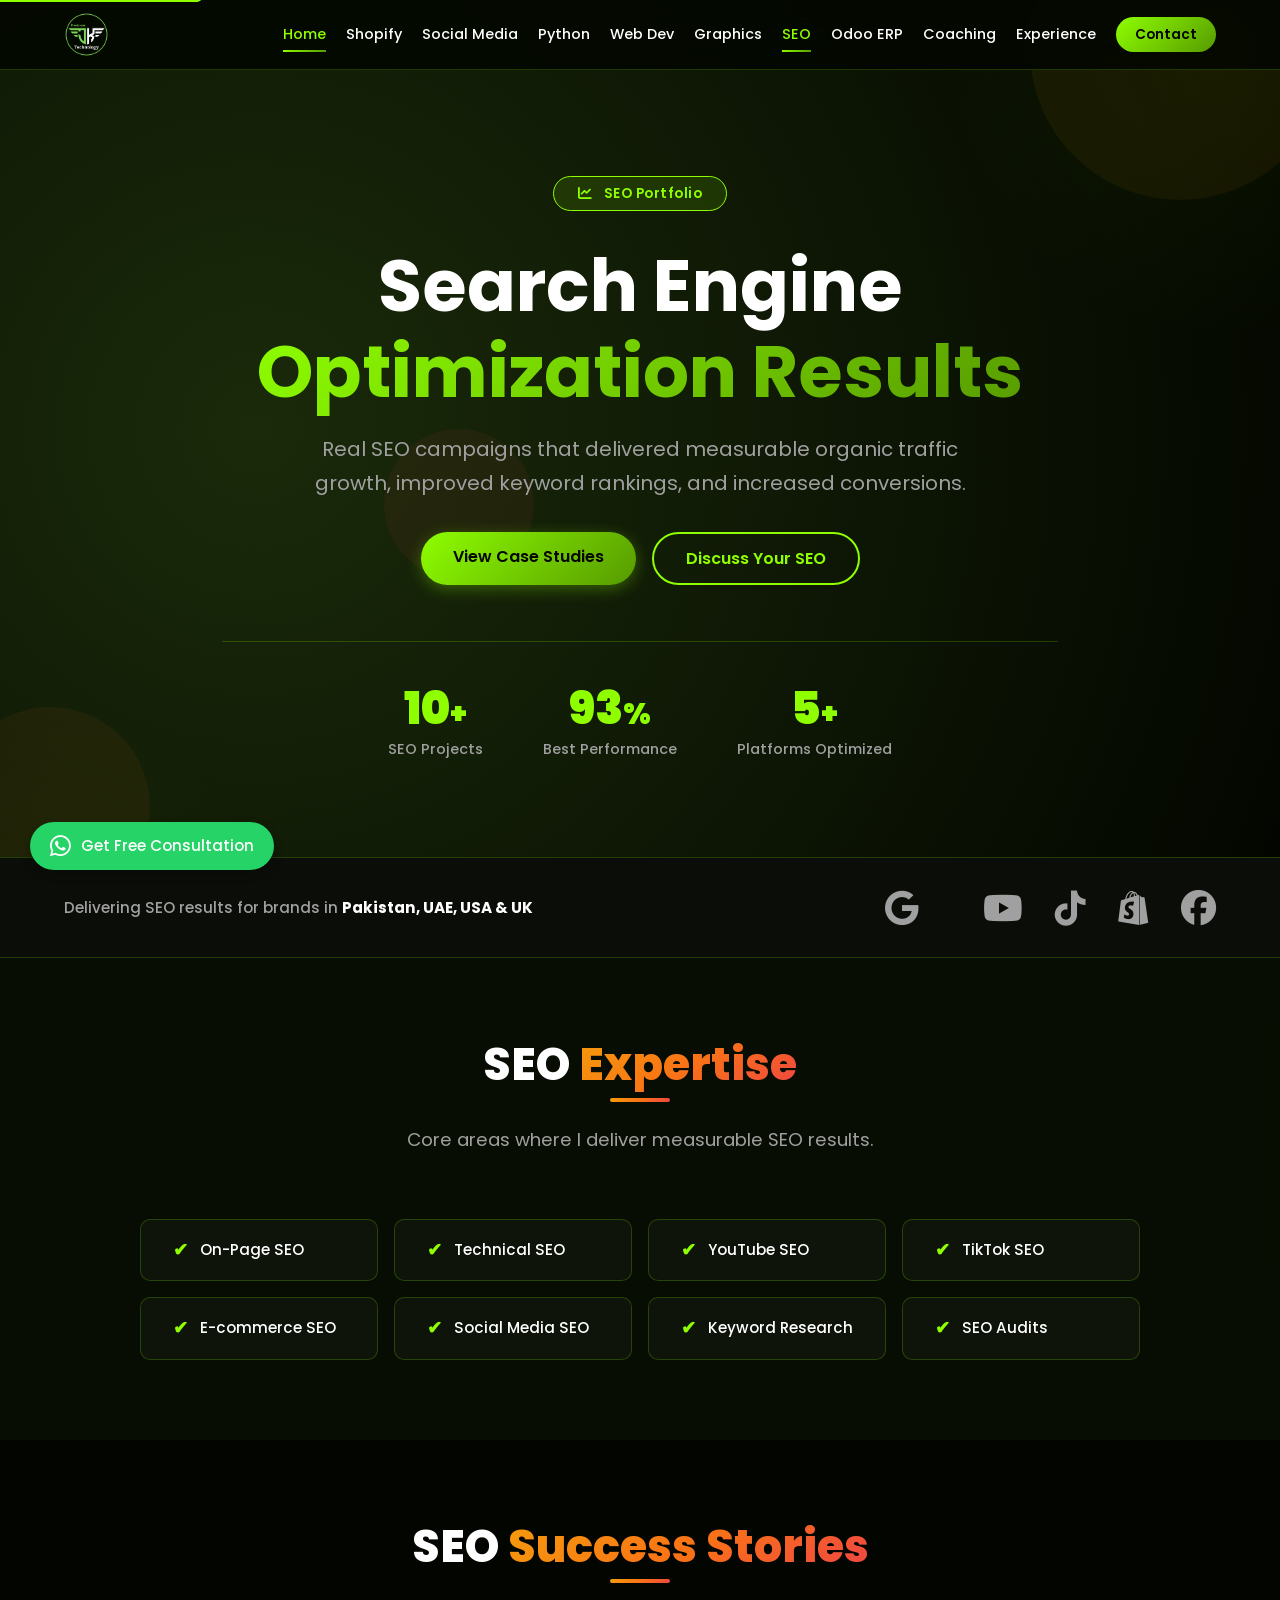
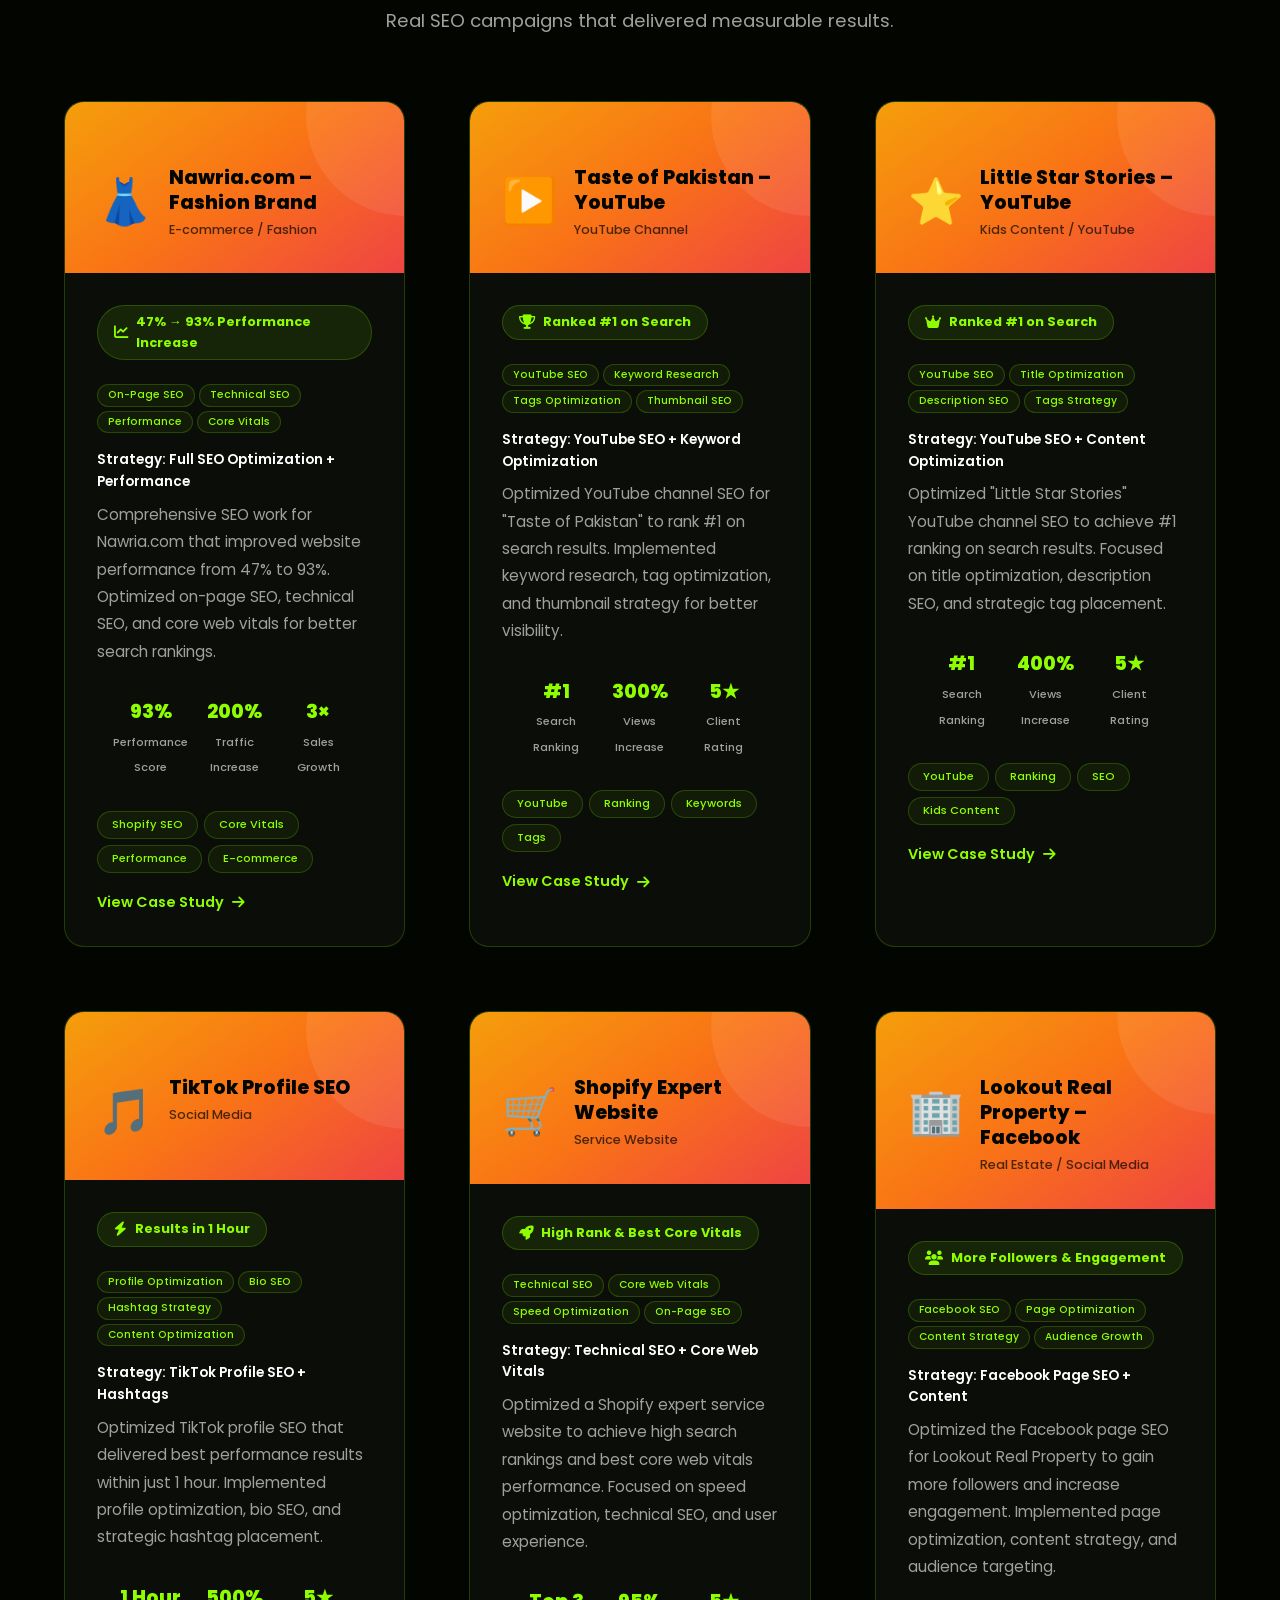
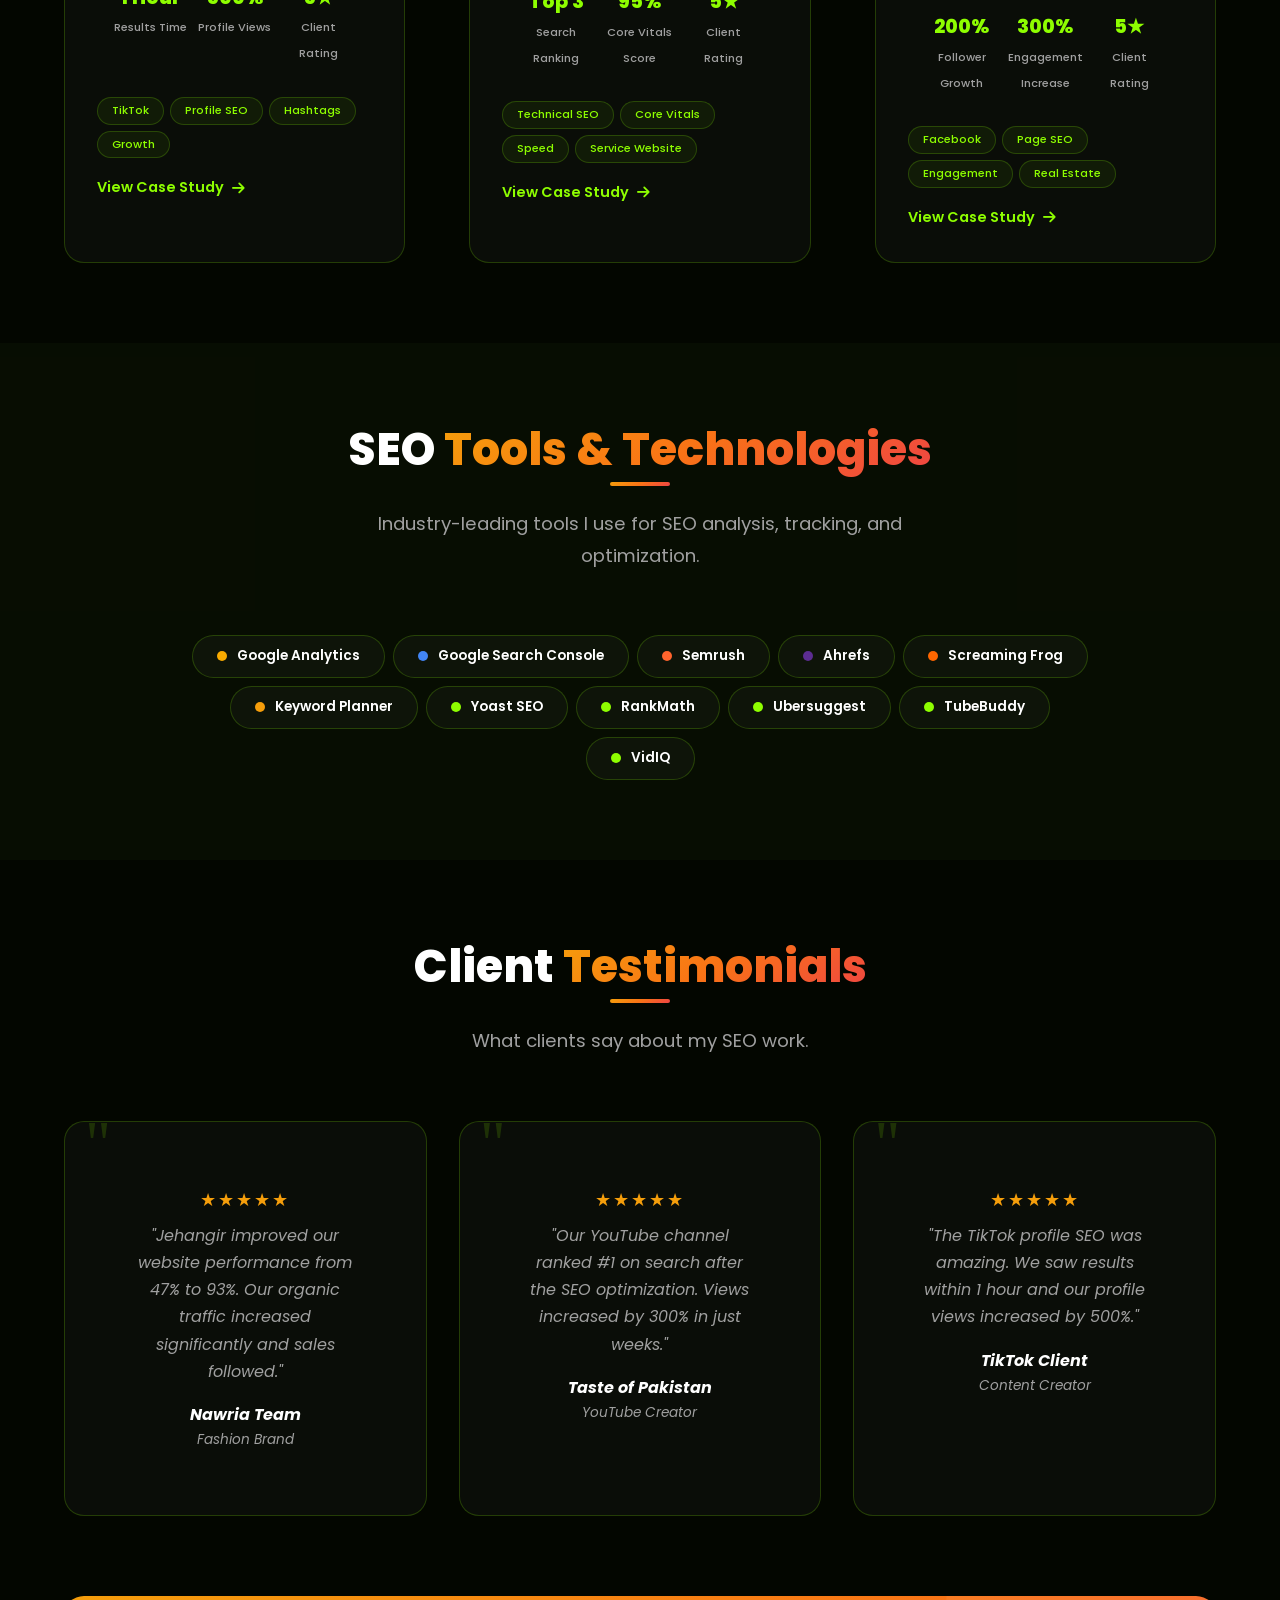
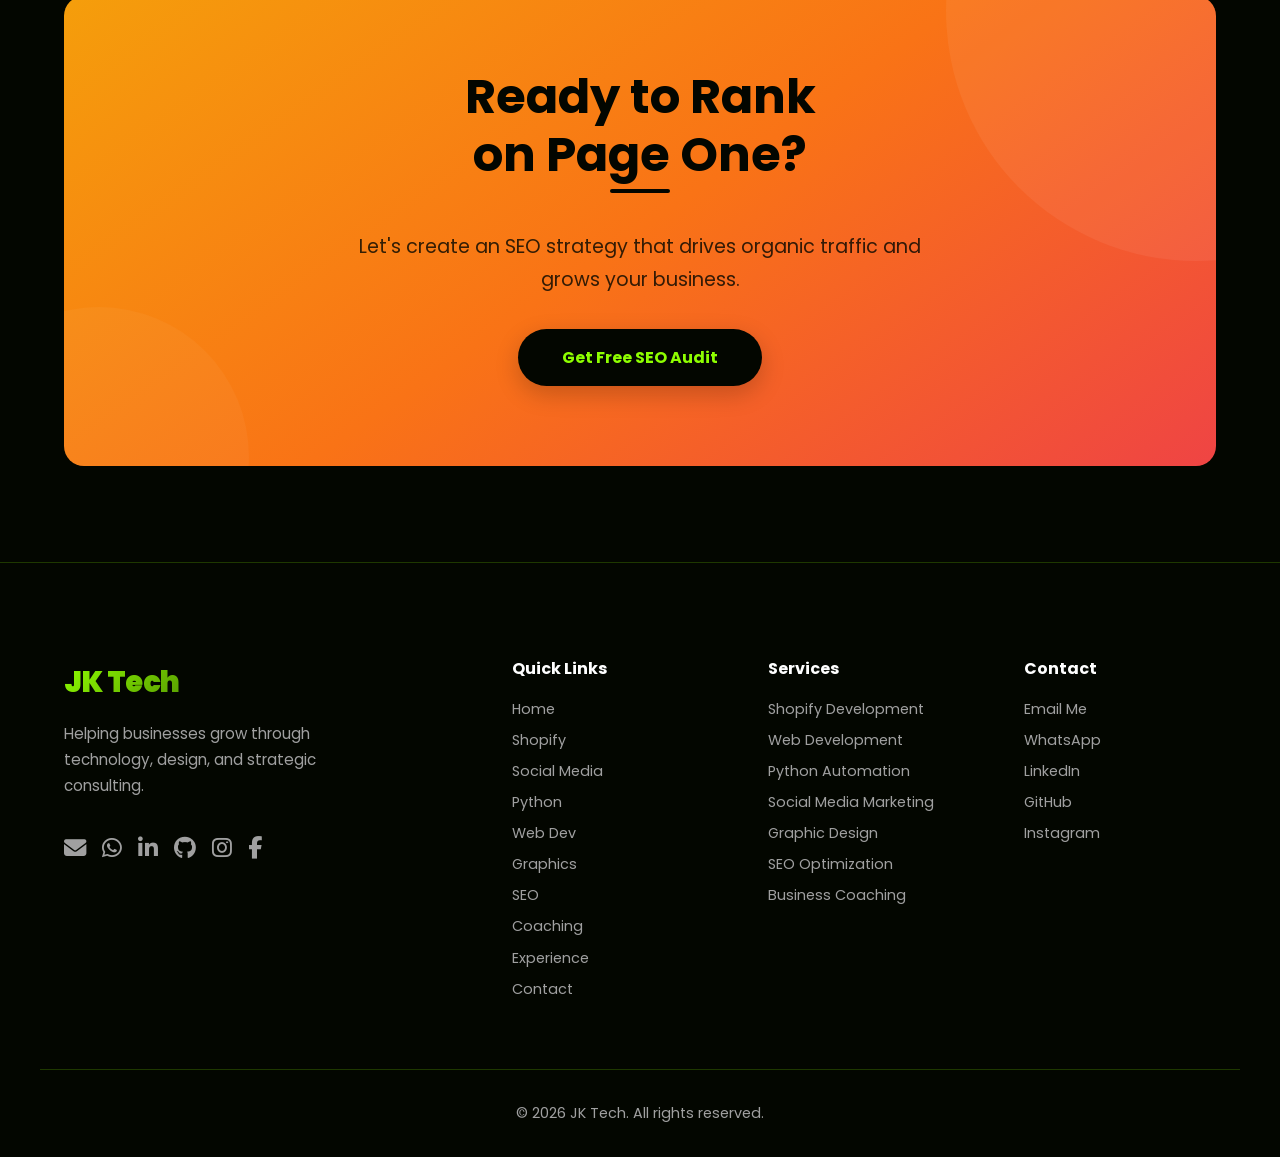
<file: seo.html>
<!DOCTYPE html>
<html lang="en">
<head>
    <meta charset="UTF-8">
    <meta name="viewport" content="width=device-width, initial-scale=1.0">
    
    <!-- Primary Meta Tags -->
    <title>SEO Portfolio | JK Tech – Search Engine Optimization Results</title>
    <meta name="title" content="SEO Portfolio | JK Tech – Search Engine Optimization Results">
    <meta name="description" content="View my SEO portfolio featuring successful campaigns for Nawria.com, YouTube channels, TikTok profiles, and e-commerce websites with proven results.">
    <meta name="keywords" content="SEO portfolio, search engine optimization, organic traffic growth, keyword ranking, SEO results, SEO expert Pakistan, Nawria SEO">
    <meta name="author" content="Jehangir Khan">
    <meta name="robots" content="index, follow">
    <meta name="theme-color" content="#030600">
    
    <!-- Open Graph / Facebook -->
    <meta property="og:type" content="website">
    <meta property="og:url" content="https://www.jktech.pk/seo.html">
    <meta property="og:title" content="SEO Portfolio | JK Tech – Search Engine Optimization Results">
    <meta property="og:description" content="View my SEO portfolio featuring successful search engine optimization campaigns, organic traffic growth, and keyword ranking improvements.">
    <meta property="og:image" content="https://www.jktech.pk/images/og-seo.jpg">
    <meta property="og:site_name" content="JK Tech">
    
    <!-- Twitter -->
    <meta property="twitter:card" content="summary_large_image">
    <meta property="twitter:url" content="https://www.jktech.pk/seo.html">
    <meta property="twitter:title" content="SEO Portfolio | JK Tech – Search Engine Optimization Results">
    <meta property="twitter:description" content="View my SEO portfolio featuring successful search engine optimization campaigns, organic traffic growth, and keyword ranking improvements.">
    <meta property="twitter:image" content="https://www.jktech.pk/images/og-seo.jpg">
    
    <!-- Canonical -->
    <link rel="canonical" href="https://www.jktech.pk/seo.html">
    
    <!-- Favicon -->
    <link rel="icon" type="image/png" sizes="32x32" href="/favicon-32x32.png">
    <link rel="icon" type="image/png" sizes="16x16" href="/favicon-16x16.png">
    <link rel="apple-touch-icon" href="/apple-touch-icon.png">
    <link rel="manifest" href="/manifest.json">
    
    <!-- Fonts & Icons -->
    <link rel="preconnect" href="https://fonts.googleapis.com">
    <link rel="preconnect" href="https://fonts.gstatic.com" crossorigin>
    <link href="https://fonts.googleapis.com/css2?family=Poppins:wght@400;500;600;700;800;900&display=swap" rel="stylesheet">
    <link rel="stylesheet" href="https://cdnjs.cloudflare.com/ajax/libs/font-awesome/6.5.0/css/all.min.css">
    
    <!-- Main Stylesheet -->
    <link rel="stylesheet" href="css/style.css">
    
    <style>
        /* ============================================
           SEO PORTFOLIO - ADVANCED STYLES
           ============================================ */
        
        /* ===== CSS VARIABLES ===== */
        :root {
            --seo-gradient: linear-gradient(145deg, #f59e0b, #f97316, #ef4444);
        }
        
        /* ===== HERO ===== */
        .page-hero {
            position: relative;
            overflow: hidden;
        }
        .page-hero .hero-content {
            max-width: 900px;
            margin: 0 auto;
            padding: var(--space-xl) var(--space-md);
            text-align: center;
            position: relative;
            z-index: 2;
        }
        .page-hero .hero-content h1 {
            font-size: clamp(2.8rem, 6vw, 4.5rem);
            margin-bottom: var(--space-sm);
        }
        .page-hero .hero-content .hero-subtitle {
            max-width: 700px;
            margin: var(--space-sm) auto var(--space-md);
            font-size: 1.25rem;
            color: var(--text-dim);
        }
        
        .hero-badge {
            display: inline-block;
            background: rgba(142, 254, 0, 0.12);
            border: 1px solid var(--primary);
            border-radius: var(--radius-full);
            padding: 0.35rem 1.5rem;
            font-size: 0.85rem;
            font-weight: 600;
            color: var(--primary);
            margin-bottom: var(--space-md);
            letter-spacing: 0.5px;
        }
        .hero-badge i {
            margin-right: 8px;
        }
        
        .hero-stats {
            display: flex;
            justify-content: center;
            gap: 60px;
            margin-top: 56px;
            padding-top: 40px;
            border-top: 1px solid var(--border-light);
            flex-wrap: wrap;
        }
        .hero-stats .stat {
            display: flex;
            flex-direction: column;
            align-items: center;
        }
        .hero-stats .stat-number {
            font-size: 2.8rem;
            font-weight: 900;
            color: var(--primary);
            line-height: 1.2;
        }
        .hero-stats .stat-number .plus {
            font-size: 1.8rem;
        }
        .hero-stats .stat-label {
            font-size: 0.9rem;
            color: var(--text-dim);
            font-weight: 500;
            margin-top: 2px;
        }
        
        /* Floating Shapes */
        .floating-shapes {
            position: absolute;
            inset: 0;
            pointer-events: none;
            overflow: hidden;
            z-index: 1;
        }
        .floating-shapes .shape {
            position: absolute;
            border-radius: 50%;
            opacity: 0.06;
            animation: floatShape 20s ease-in-out infinite;
        }
        .floating-shapes .shape:nth-child(1) {
            width: 300px;
            height: 300px;
            background: #f59e0b;
            top: -100px;
            right: -50px;
            animation-delay: 0s;
        }
        .floating-shapes .shape:nth-child(2) {
            width: 200px;
            height: 200px;
            background: #f97316;
            bottom: -50px;
            left: -50px;
            animation-delay: -7s;
        }
        .floating-shapes .shape:nth-child(3) {
            width: 150px;
            height: 150px;
            background: #ef4444;
            top: 50%;
            left: 30%;
            animation-delay: -14s;
        }
        
        @keyframes floatShape {
            0%, 100% { transform: translate(0, 0) scale(1); }
            33% { transform: translate(30px, -40px) scale(1.1); }
            66% { transform: translate(-20px, 30px) scale(0.9); }
        }

        .hero-actions {
            display: flex;
            gap: var(--space-sm);
            justify-content: center;
            flex-wrap: wrap;
        }
        
        /* ===== TRUST BAR ===== */
        .trust-bar {
            background: var(--bg-card);
            padding: var(--space-md) 0;
            border-top: 1px solid var(--border-light);
            border-bottom: 1px solid var(--border-light);
        }
        .trust-bar .container {
            display: flex;
            justify-content: space-between;
            align-items: center;
            flex-wrap: wrap;
            gap: var(--space-md);
        }
        .trust-bar p {
            color: var(--text-dim);
            font-weight: 500;
            font-size: 0.95rem;
            margin: 0;
        }
        .trust-bar p strong {
            color: var(--text-light);
        }
        .trust-icons {
            display: flex;
            gap: 32px;
            font-size: 2.2rem;
            color: var(--text-dim);
        }
        .trust-icons i {
            transition: all var(--transition-base);
            cursor: default;
        }
        .trust-icons i:hover {
            color: var(--primary);
            transform: scale(1.15) translateY(-3px);
        }
        
        /* ===== SEO EXPERTISE ===== */
        .expertise-grid {
            display: grid;
            grid-template-columns: repeat(4, 1fr);
            gap: var(--space-sm);
            max-width: 1000px;
            margin: 0 auto;
        }
        .expertise-item {
            background: var(--bg-card);
            padding: var(--space-sm) var(--space-md);
            border-radius: var(--radius-md);
            border: 1px solid var(--border-light);
            font-weight: 500;
            display: flex;
            align-items: center;
            gap: 12px;
            transition: all var(--transition-base);
            color: var(--text-light);
            font-size: 0.95rem;
        }
        .expertise-item:hover {
            transform: translateY(-4px) scale(1.02);
            box-shadow: var(--shadow-glow);
            border-color: var(--primary);
        }
        .expertise-item .icon {
            color: var(--primary);
            font-weight: 700;
            flex-shrink: 0;
            font-size: 1.1rem;
        }
        
        /* ===== PROJECT CARDS ===== */
        .projects-grid {
            display: grid;
            grid-template-columns: repeat(3, 1fr);
            gap: var(--space-lg);
        }
        .project-card {
            background: var(--bg-card);
            border-radius: var(--radius-lg);
            overflow: hidden;
            border: 1px solid var(--border-light);
            transition: all var(--transition-slow);
            position: relative;
        }
        .project-card::after {
            content: '';
            position: absolute;
            inset: 0;
            border-radius: var(--radius-lg);
            border: 2px solid transparent;
            transition: border-color var(--transition-slow);
            pointer-events: none;
        }
        .project-card:hover::after {
            border-color: var(--primary);
        }
        .project-card:hover {
            transform: translateY(-12px);
            box-shadow: var(--shadow-card-hover);
        }
        
        .project-card .project-header {
            background: var(--seo-gradient);
            padding: var(--space-lg) var(--space-md) var(--space-md);
            position: relative;
            overflow: hidden;
            min-height: 120px;
            display: flex;
            align-items: flex-start;
            gap: var(--space-sm);
        }
        .project-card .project-header::before {
            content: '';
            position: absolute;
            top: -50%;
            right: -30%;
            width: 200px;
            height: 200px;
            background: rgba(255,255,255,0.08);
            border-radius: 50%;
        }
        .project-card .project-header .icon {
            font-size: 2.8rem;
            color: var(--bg-dark);
            flex-shrink: 0;
            position: relative;
            z-index: 2;
        }
        .project-card .project-header .header-content {
            position: relative;
            z-index: 2;
        }
        .project-card .project-header h3 {
            font-size: 1.2rem;
            font-weight: 800;
            color: var(--bg-dark);
            margin: 0;
            line-height: 1.3;
        }
        .project-card .project-header .industry {
            font-size: 0.8rem;
            color: rgba(3, 6, 0, 0.7);
            font-weight: 500;
            margin-top: 2px;
        }
        
        .project-card .project-body {
            padding: var(--space-md);
        }
        .project-card .project-body .result-badge {
            display: inline-flex;
            align-items: center;
            gap: 8px;
            background: rgba(142, 254, 0, 0.1);
            color: var(--primary);
            padding: 6px 16px;
            border-radius: var(--radius-full);
            font-size: 0.8rem;
            font-weight: 700;
            border: 1px solid var(--border-light);
            margin-bottom: var(--space-sm);
        }
        .project-card .project-body .result-badge i {
            font-size: 0.9rem;
        }
        .project-card .project-body .services-list {
            display: flex;
            flex-wrap: wrap;
            gap: 4px;
            margin: var(--space-xs) 0 var(--space-sm);
        }
        .project-card .project-body .services-list span {
            background: rgba(142, 254, 0, 0.06);
            padding: 2px 10px;
            border-radius: var(--radius-full);
            font-size: 0.65rem;
            font-weight: 500;
            color: var(--text-muted);
            border: 1px solid var(--border-light);
        }
        .project-card .project-body .seo-approach {
            font-size: 0.85rem;
            color: var(--text-light);
            font-weight: 600;
            margin-bottom: var(--space-xs);
        }
        .project-card .project-body p {
            font-size: 0.95rem;
            color: var(--text-dim);
            margin: 0 0 var(--space-sm);
            line-height: 1.8;
        }
        .project-card .project-body .seo-tags {
            display: flex;
            flex-wrap: wrap;
            gap: 6px;
            margin-bottom: var(--space-sm);
        }
        .project-card .project-body .seo-tags span {
            background: rgba(142, 254, 0, 0.06);
            padding: 4px 14px;
            border-radius: var(--radius-full);
            font-size: 0.7rem;
            font-weight: 500;
            color: var(--text-muted);
            border: 1px solid var(--border-light);
            transition: all var(--transition-base);
        }
        .project-card .project-body .seo-tags span:hover {
            background: rgba(142, 254, 0, 0.12);
            border-color: var(--primary);
            color: var(--text-light);
        }
        .project-card .project-body .project-metrics {
            display: grid;
            grid-template-columns: 1fr 1fr 1fr;
            gap: var(--space-xs);
            margin: var(--space-sm) 0;
            padding: var(--space-sm);
            background: var(--bg);
            border-radius: var(--radius-sm);
        }
        .project-card .project-body .project-metrics .metric {
            text-align: center;
        }
        .project-card .project-body .project-metrics .metric .value {
            display: block;
            font-size: 1.2rem;
            font-weight: 800;
            color: var(--primary);
        }
        .project-card .project-body .project-metrics .metric .label {
            font-size: 0.7rem;
            color: var(--text-dim);
            font-weight: 500;
        }
        .project-card .project-body .btn-link {
            color: var(--primary);
            font-weight: 600;
            display: inline-flex;
            align-items: center;
            gap: 8px;
            transition: all var(--transition-base);
            font-size: 0.9rem;
        }
        .project-card .project-body .btn-link i {
            transition: transform var(--transition-base);
        }
        .project-card .project-body .btn-link:hover {
            gap: 14px;
            color: var(--primary-light);
        }
        .project-card .project-body .btn-link:hover i {
            transform: translateX(6px);
        }
        
        /* ===== SEO TOOLS ===== */
        .tools-grid {
            display: flex;
            flex-wrap: wrap;
            gap: var(--space-xs);
            justify-content: center;
            max-width: 900px;
            margin: 0 auto;
        }
        .tool-badge {
            background: var(--bg-card);
            padding: 0.6rem 1.5rem;
            border-radius: var(--radius-full);
            font-weight: 600;
            font-size: 0.85rem;
            border: 1px solid var(--border-light);
            transition: all var(--transition-base);
            display: inline-flex;
            align-items: center;
            gap: 10px;
            color: var(--text-light);
        }
        .tool-badge:hover {
            transform: scale(1.06) translateY(-3px);
            box-shadow: var(--shadow-glow);
            border-color: var(--primary);
        }
        .tool-badge .dot {
            width: 10px;
            height: 10px;
            border-radius: 50%;
            display: inline-block;
            flex-shrink: 0;
        }
        .tool-badge .dot.analytics { background: #F9AB00; }
        .tool-badge .dot.console { background: #4285F4; }
        .tool-badge .dot.semrush { background: #FF642D; }
        .tool-badge .dot.ahrefs { background: #5C2D91; }
        .tool-badge .dot.moz { background: #5E5E5E; }
        .tool-badge .dot.screamingfrog { background: #FF6600; }
        .tool-badge .dot.green { background: var(--primary); }
        .tool-badge .dot.orange { background: #f59e0b; }
        
        /* ===== TESTIMONIALS ===== */
        .testimonials-grid {
            display: grid;
            grid-template-columns: repeat(3, 1fr);
            gap: var(--space-md);
        }
        .testimonial-card {
            background: var(--bg-card);
            padding: var(--space-lg);
            border-radius: var(--radius-lg);
            border: 1px solid var(--border-light);
            text-align: center;
            transition: all var(--transition-base);
            position: relative;
        }
        .testimonial-card::before {
            content: '"';
            position: absolute;
            top: -10px;
            left: 20px;
            font-size: 4rem;
            color: var(--primary);
            opacity: 0.15;
            font-family: Georgia, serif;
            line-height: 1;
        }
        .testimonial-card:hover {
            transform: translateY(-8px);
            box-shadow: var(--shadow-card-hover);
            border-color: var(--border-medium);
        }
        .testimonial-card .stars {
            color: #f59e0b;
            font-size: 1.1rem;
            letter-spacing: 2px;
            margin-bottom: var(--space-xs);
        }
        .testimonial-card p {
            font-style: italic;
            font-size: 1rem;
            margin: var(--space-xs) 0 var(--space-sm);
            color: var(--text-dim);
            line-height: 1.7;
        }
        .testimonial-card .author {
            font-weight: 700;
            color: var(--text-light);
            margin: 0;
        }
        .testimonial-card .role {
            font-size: 0.85rem;
            color: var(--text-dim);
            margin: 0;
        }
        
        /* ===== CTA ===== */
        .cta-section {
            background: var(--seo-gradient);
            color: var(--bg-dark);
            border-radius: var(--radius-lg);
            padding: 72px 56px;
            text-align: center;
            position: relative;
            overflow: hidden;
        }
        .cta-section::before {
            content: '';
            position: absolute;
            top: -50%;
            right: -20%;
            width: 500px;
            height: 500px;
            background: rgba(255,255,255,0.06);
            border-radius: 50%;
        }
        .cta-section::after {
            content: '';
            position: absolute;
            bottom: -30%;
            left: -10%;
            width: 300px;
            height: 300px;
            background: rgba(255,255,255,0.04);
            border-radius: 50%;
        }
        .cta-section h2 {
            color: var(--bg-dark);
            font-size: 3rem;
            position: relative;
            z-index: 2;
        }
        .cta-section h2::after {
            background: var(--bg-dark);
            left: 50%;
            transform: translateX(-50%);
        }
        .cta-section p {
            color: rgba(3, 6, 0, 0.8);
            max-width: 600px;
            margin: var(--space-sm) auto var(--space-md);
            font-size: 1.2rem;
            position: relative;
            z-index: 2;
        }
        .cta-section .btn {
            background: var(--bg-dark);
            color: var(--primary);
            box-shadow: 0 8px 24px rgba(0,0,0,0.2);
            position: relative;
            z-index: 2;
            font-weight: 700;
            padding: 16px 44px;
        }
        .cta-section .btn:hover {
            background: #0a1a00;
            color: var(--primary-light);
            box-shadow: 0 12px 36px rgba(0,0,0,0.3);
            transform: translateY(-3px);
        }
        
        /* ============================================
           HEADER & FOOTER
           ============================================ */
        header {
            position: fixed;
            top: 0;
            left: 0;
            right: 0;
            background: rgba(3, 6, 0, 0.85);
            backdrop-filter: blur(12px);
            -webkit-backdrop-filter: blur(12px);
            z-index: 1000;
            padding: 12px 0;
            border-bottom: 1px solid var(--border-light);
            transition: all var(--transition-base);
        }
        header.shrink {
            padding: 8px 0;
            background: rgba(3, 6, 0, 0.95);
        }
        .header-inner {
            display: flex;
            justify-content: space-between;
            align-items: center;
            max-width: 1200px;
            margin: 0 auto;
            padding: 0 24px;
        }
        .logo {
            font-size: 1.8rem;
            font-weight: 900;
            background: var(--primary-gradient);
            -webkit-background-clip: text;
            -webkit-text-fill-color: transparent;
            background-clip: text;
            letter-spacing: -0.5px;
            z-index: 1001;
        }
        nav {
            display: flex;
            align-items: center;
            gap: 20px;
        }
        nav a {
            color: var(--text-light);
            font-weight: 500;
            font-size: 0.9rem;
            padding: 4px 0;
            position: relative;
            transition: color var(--transition-base);
        }
        nav a::before {
            content: '';
            position: absolute;
            bottom: -2px;
            left: 0;
            width: 0;
            height: 2px;
            background: var(--primary-gradient);
            transition: width var(--transition-base);
        }
        nav a:hover {
            color: var(--primary);
        }
        nav a:hover::before,
        nav a[aria-current="page"]::before {
            width: 100%;
        }
        nav a[aria-current="page"] {
            color: var(--primary);
        }
        .nav-cta {
            background: var(--primary-gradient);
            color: var(--bg-dark) !important;
            padding: 0.4rem 1.2rem !important;
            border-radius: var(--radius-full);
            font-weight: 600;
            font-size: 0.85rem;
        }
        .nav-cta::before {
            display: none !important;
        }
        .nav-cta:hover {
            transform: translateY(-2px);
            box-shadow: var(--shadow-glow);
            color: var(--bg-dark) !important;
        }
        .menu-toggle {
            display: none;
            flex-direction: column;
            cursor: pointer;
            background: transparent;
            border: none;
            padding: 0.5rem;
            z-index: 1001;
        }
        .bar {
            width: 25px;
            height: 3px;
            background: var(--text-light);
            margin: 3px 0;
            border-radius: 2px;
            transition: all var(--transition-base);
        }
        .menu-toggle.active .bar:nth-child(1) {
            transform: rotate(45deg) translate(5px, 5px);
        }
        .menu-toggle.active .bar:nth-child(2) {
            opacity: 0;
            transform: translateX(-10px);
        }
        .menu-toggle.active .bar:nth-child(3) {
            transform: rotate(-45deg) translate(7px, -6px);
        }

        footer {
            background: var(--bg-dark);
            padding: var(--space-xl) 0 var(--space-md);
            border-top: 1px solid var(--border-light);
            margin-top: var(--space-xl);
        }
        .footer-grid {
            display: grid;
            grid-template-columns: 2fr 1fr 1fr 1fr;
            gap: var(--space-lg);
            max-width: 1200px;
            margin: 0 auto;
            padding: 0 24px;
        }
        .footer-brand .logo {
            font-size: 1.8rem;
            font-weight: 900;
            background: var(--primary-gradient);
            -webkit-background-clip: text;
            -webkit-text-fill-color: transparent;
            background-clip: text;
            display: inline-block;
        }
        .footer-brand p {
            color: var(--text-dim);
            max-width: 300px;
            margin: var(--space-sm) 0 var(--space-md);
            font-size: 0.95rem;
        }
        .footer-socials {
            display: flex;
            gap: var(--space-sm);
            font-size: 1.4rem;
        }
        .footer-socials a {
            color: var(--text-dim);
            transition: all var(--transition-base);
        }
        .footer-socials a:hover {
            color: var(--primary);
            transform: translateY(-3px);
        }
        .footer-col h4 {
            font-size: 1rem;
            font-weight: 700;
            color: var(--text-light);
            margin-bottom: var(--space-sm);
        }
        .footer-col a {
            display: block;
            color: var(--text-dim);
            padding: 4px 0;
            font-size: 0.9rem;
            transition: color var(--transition-base);
        }
        .footer-col a:hover {
            color: var(--primary);
        }
        .footer-bottom {
            border-top: 1px solid var(--border-light);
            margin-top: var(--space-lg);
            padding-top: var(--space-md);
            text-align: center;
            color: var(--text-dim);
            font-size: 0.9rem;
            max-width: 1200px;
            margin-left: auto;
            margin-right: auto;
            padding-left: 24px;
            padding-right: 24px;
        }

        .container {
            max-width: 1200px;
            margin: 0 auto;
            padding: 0 24px;
        }
        .section {
            padding: 80px 0;
        }
        .section-title {
            text-align: center;
            margin-bottom: var(--space-lg);
        }
        .section-title h2 {
            font-size: 2.8rem;
            font-weight: 800;
            display: inline-block;
            position: relative;
            margin-bottom: 16px;
        }
        .section-title h2 .highlight {
            background: var(--seo-gradient);
            -webkit-background-clip: text;
            -webkit-text-fill-color: transparent;
            background-clip: text;
        }
        .section-title h2::after {
            content: '';
            position: absolute;
            bottom: -10px;
            left: 50%;
            transform: translateX(-50%);
            width: 60px;
            height: 4px;
            background: var(--seo-gradient);
            border-radius: 2px;
        }
        .section-title p {
            max-width: 600px;
            margin: var(--space-sm) auto 0;
            color: var(--text-dim);
            font-size: 1.15rem;
        }

        .btn {
            display: inline-block;
            background: var(--primary-gradient);
            color: var(--bg-dark);
            font-weight: 600;
            padding: 0.75rem 2rem;
            border-radius: var(--radius-full);
            text-decoration: none;
            border: none;
            cursor: pointer;
            transition: all var(--transition-base);
            position: relative;
            overflow: hidden;
            z-index: 1;
            box-shadow: var(--shadow-glow);
            min-width: 180px;
            text-align: center;
            font-size: 1rem;
        }
        .btn::before {
            content: '';
            position: absolute;
            top: 0;
            left: -100%;
            width: 100%;
            height: 100%;
            background: linear-gradient(90deg, transparent, rgba(255,255,255,0.2), transparent);
            transition: left var(--transition-slow);
            z-index: -1;
        }
        .btn:hover {
            transform: translateY(-3px);
            box-shadow: var(--shadow-glow-hover);
            color: var(--bg-dark);
        }
        .btn:hover::before {
            left: 100%;
        }
        .btn-outline {
            background: transparent;
            color: var(--primary);
            border: 2px solid var(--primary);
            box-shadow: none;
        }
        .btn-outline:hover {
            background: var(--primary);
            color: var(--bg-dark);
            box-shadow: var(--shadow-glow);
        }

        /* ===== FLOATING ELEMENTS ===== */
        #back-to-top {
            position: fixed;
            bottom: 30px;
            right: 30px;
            width: 50px;
            height: 50px;
            background: var(--primary-gradient);
            color: var(--bg-dark);
            border: none;
            border-radius: 50%;
            font-size: 1.5rem;
            cursor: pointer;
            display: none;
            align-items: center;
            justify-content: center;
            z-index: 999;
            transition: all var(--transition-base);
            box-shadow: var(--shadow-glow);
        }
        #back-to-top:hover {
            transform: translateY(-5px) scale(1.05);
            box-shadow: var(--shadow-glow-hover);
        }
        #back-to-top.visible {
            display: flex;
        }
        .whatsapp-float {
            position: fixed;
            bottom: 30px;
            left: 30px;
            background: #25D366;
            color: white;
            border-radius: var(--radius-full);
            padding: 12px 20px;
            display: flex;
            align-items: center;
            gap: 10px;
            text-decoration: none;
            font-weight: 500;
            z-index: 999;
            box-shadow: 0 4px 10px rgba(0,0,0,0.3);
            transition: all var(--transition-base);
            border: none;
            cursor: pointer;
            font-family: inherit;
            font-size: 0.95rem;
        }
        .whatsapp-float:hover {
            transform: scale(1.05) translateY(-3px);
            box-shadow: 0 8px 20px rgba(37,211,102,0.4);
        }
        .whatsapp-float i {
            font-size: 1.5rem;
        }
        #progress-bar {
            position: fixed;
            top: 0;
            left: 0;
            height: 4px;
            background: var(--primary-gradient);
            z-index: 9999;
            width: 0%;
            transition: width 0.1s;
        }
        .skip-link {
            position: absolute;
            top: -40px;
            left: 0;
            background: var(--primary);
            color: var(--bg-dark);
            padding: 8px 16px;
            z-index: 1001;
            text-decoration: none;
            border-radius: 0 0 var(--radius-sm) 0;
            transition: top var(--transition-base);
            font-weight: 600;
        }
        .skip-link:focus {
            top: 0;
        }

        /* ===== ANIMATIONS ===== */
        .fade-up {
            opacity: 0;
            transform: translateY(40px);
            transition: all 0.8s cubic-bezier(0.25, 0.46, 0.45, 0.94);
        }
        .fade-up.visible {
            opacity: 1;
            transform: translateY(0);
        }
        .scale-in {
            opacity: 0;
            transform: scale(0.92);
            transition: all 0.6s cubic-bezier(0.25, 0.46, 0.45, 0.94);
        }
        .scale-in.visible {
            opacity: 1;
            transform: scale(1);
        }

        /* ===== RESPONSIVE ===== */
        @media (max-width: 1024px) {
            .projects-grid {
                grid-template-columns: repeat(2, 1fr);
                gap: var(--space-md);
            }
            .expertise-grid {
                grid-template-columns: repeat(2, 1fr);
            }
            .testimonials-grid {
                grid-template-columns: repeat(2, 1fr);
            }
            .hero-stats {
                gap: 32px;
            }
            .hero-stats .stat-number {
                font-size: 2.2rem;
            }
            .trust-bar .container {
                justify-content: center;
                text-align: center;
            }
            .footer-grid {
                grid-template-columns: 1fr 1fr;
                gap: var(--space-md);
            }
        }

        @media (max-width: 768px) {
            body {
                padding-top: 70px;
            }
            .menu-toggle {
                display: flex;
            }
            nav {
                position: fixed;
                top: 0;
                right: -100%;
                width: 75%;
                max-width: 320px;
                height: 100vh;
                background: var(--bg-dark);
                flex-direction: column;
                padding: 5rem 2rem 2rem;
                transition: right var(--transition-base);
                box-shadow: -5px 0 30px rgba(0,0,0,0.5);
                z-index: 1000;
                border-left: 1px solid var(--border-light);
                gap: var(--space-sm);
                overflow-y: auto;
                align-items: flex-start;
            }
            nav.active {
                right: 0;
            }
            nav a {
                font-size: 1.1rem;
                padding: 0.5rem 0;
            }
            .nav-cta {
                margin-top: var(--space-xs);
            }
            body.no-scroll {
                overflow: hidden;
            }

            .page-hero .hero-content {
                padding: var(--space-lg) var(--space-sm);
            }
            .page-hero .hero-content h1 {
                font-size: 2.2rem;
            }
            .page-hero .hero-content .hero-subtitle {
                font-size: 1rem;
            }
            .projects-grid {
                grid-template-columns: 1fr;
                gap: var(--space-md);
            }
            .expertise-grid {
                grid-template-columns: 1fr 1fr;
            }
            .testimonials-grid {
                grid-template-columns: 1fr;
            }
            .hero-stats {
                gap: 20px;
                margin-top: 32px;
                padding-top: 24px;
            }
            .hero-stats .stat-number {
                font-size: 1.8rem;
            }
            .project-card .project-header {
                padding: var(--space-md);
                min-height: 100px;
            }
            .project-card .project-header .icon {
                font-size: 2.2rem;
            }
            .project-card .project-header h3 {
                font-size: 1rem;
            }
            .project-card .project-body .project-metrics {
                grid-template-columns: 1fr 1fr 1fr;
                gap: 4px;
            }
            .cta-section {
                padding: 48px 24px;
            }
            .cta-section h2 {
                font-size: 2rem;
            }
            .cta-section p {
                font-size: 1rem;
            }
            .trust-icons {
                gap: 20px;
                font-size: 1.6rem;
            }
            .footer-grid {
                grid-template-columns: 1fr;
                gap: var(--space-md);
                text-align: center;
            }
            .footer-brand p {
                margin: var(--space-sm) auto;
            }
            .footer-socials {
                justify-content: center;
            }
            .whatsapp-float span {
                display: none;
            }
            .whatsapp-float {
                border-radius: 50%;
                padding: 14px;
            }
            #back-to-top {
                width: 44px;
                height: 44px;
                font-size: 1.2rem;
            }
        }

        @media (max-width: 480px) {
            .expertise-grid {
                grid-template-columns: 1fr;
            }
            .hero-stats {
                gap: 16px;
            }
            .hero-stats .stat-number {
                font-size: 1.5rem;
            }
            .hero-stats .stat-label {
                font-size: 0.75rem;
            }
            .project-card .project-body .project-metrics {
                grid-template-columns: 1fr;
                gap: 8px;
            }
            .project-card .project-body .project-metrics .metric {
                display: flex;
                justify-content: space-between;
                padding: 4px 0;
                border-bottom: 1px solid var(--border-light);
            }
            .project-card .project-body .project-metrics .metric:last-child {
                border-bottom: none;
            }
            .tool-badge {
                font-size: 0.75rem;
                padding: 0.4rem 1rem;
            }
            .trust-icons {
                gap: 14px;
                font-size: 1.3rem;
            }
            .cta-section .btn {
                padding: 14px 28px;
                font-size: 0.95rem;
                width: 100%;
            }
            .logo {
                font-size: 1.4rem;
            }
            .section-title h2 {
                font-size: 2rem;
            }
        }
    </style>
</head>
<body>

    <!-- Progress Bar -->
    <div id="progress-bar" role="progressbar" aria-label="Scroll progress"></div>

    <!-- Skip Link -->
    <a href="#main-content" class="skip-link">Skip to main content</a>

    <!-- HEADER -->
    <header id="main-header">
        <div class="header-inner">
            <a href="index.html" class="logo">
                <img src="images/jk-logo.png" alt="JK Tech Logo" height="70">
            </a>
            <nav aria-label="Main navigation" id="main-nav">
    <a href="index.html" aria-current="page">Home</a>
    <a href="shopify.html">Shopify</a>
    <a href="social-media.html">Social Media</a>
    <a href="python.html">Python</a>
    <a href="web-dev.html">Web Dev</a>
    <a href="graphics.html">Graphics</a>
    <a href="seo.html"aria-current="page">SEO</a>
    <a href="odoo.html">Odoo ERP</a>
    <a href="business-coaching.html">Coaching</a>
    <a href="experience.html">Experience</a>
    <a href="contact.html" class="nav-cta">Contact</a>
</nav>
            <button class="menu-toggle" id="mobile-menu" aria-label="Toggle menu" aria-expanded="false">
                <span class="bar"></span>
                <span class="bar"></span>
                <span class="bar"></span>
            </button>
        </div>
    </header>

    <main id="main-content">

        <!-- HERO -->
        <section class="page-hero hero">
            <div class="floating-shapes">
                <div class="shape"></div>
                <div class="shape"></div>
                <div class="shape"></div>
            </div>
            <div class="hero-content">
                <div class="hero-badge">
                    <i class="fas fa-chart-line"></i> SEO Portfolio
                </div>
                <h1>Search Engine <span class="highlight">Optimization Results</span></h1>
                <p class="hero-subtitle">
                    Real SEO campaigns that delivered measurable organic traffic growth, 
                    improved keyword rankings, and increased conversions.
                </p>
                <div class="hero-actions">
                    <a href="#projects" class="btn">View Case Studies</a>
                    <a href="contact.html" class="btn btn-outline">Discuss Your SEO</a>
                </div>
                <div class="hero-stats">
                    <div class="stat">
                        <span class="stat-number">10<span class="plus">+</span></span>
                        <span class="stat-label">SEO Projects</span>
                    </div>
                    <div class="stat">
                        <span class="stat-number">93<span class="plus">%</span></span>
                        <span class="stat-label">Best Performance</span>
                    </div>
                    <div class="stat">
                        <span class="stat-number">5<span class="plus">+</span></span>
                        <span class="stat-label">Platforms Optimized</span>
                    </div>
                </div>
            </div>
        </section>

        <!-- TRUST BAR -->
        <section class="trust-bar" aria-label="Trust indicators">
            <div class="container">
                <p>Delivering SEO results for brands in <strong>Pakistan, UAE, USA &amp; UK</strong></p>
                <div class="trust-icons">
                    <i class="fab fa-google" title="Google"></i>
                    <i class="fab fa-bing" title="Bing"></i>
                    <i class="fab fa-youtube" title="YouTube"></i>
                    <i class="fab fa-tiktok" title="TikTok"></i>
                    <i class="fab fa-shopify" title="Shopify"></i>
                    <i class="fab fa-facebook" title="Facebook"></i>
                </div>
            </div>
        </section>

        <!-- SEO EXPERTISE -->
        <section class="section" style="background: rgba(26, 42, 10, 0.2);" aria-labelledby="expertise-heading">
            <div class="container">
                <div class="section-title">
                    <h2 id="expertise-heading">SEO <span class="highlight">Expertise</span></h2>
                    <p>Core areas where I deliver measurable SEO results.</p>
                </div>
                <div class="expertise-grid">
                    <div class="expertise-item"><span class="icon">✔</span> On-Page SEO</div>
                    <div class="expertise-item"><span class="icon">✔</span> Technical SEO</div>
                    <div class="expertise-item"><span class="icon">✔</span> YouTube SEO</div>
                    <div class="expertise-item"><span class="icon">✔</span> TikTok SEO</div>
                    <div class="expertise-item"><span class="icon">✔</span> E-commerce SEO</div>
                    <div class="expertise-item"><span class="icon">✔</span> Social Media SEO</div>
                    <div class="expertise-item"><span class="icon">✔</span> Keyword Research</div>
                    <div class="expertise-item"><span class="icon">✔</span> SEO Audits</div>
                </div>
            </div>
        </section>

        <!-- SEO PROJECTS -->
        <section class="section" id="projects" aria-labelledby="projects-heading">
            <div class="container">
                <div class="section-title">
                    <h2 id="projects-heading">SEO <span class="highlight">Success Stories</span></h2>
                    <p>Real SEO campaigns that delivered measurable results.</p>
                </div>
                <div class="projects-grid">
                    <!-- Project 1 - Nawria.com -->
                    <div class="project-card fade-up">
                        <div class="project-header">
                            <span class="icon">👗</span>
                            <div class="header-content">
                                <h3>Nawria.com – Fashion Brand</h3>
                                <span class="industry">E-commerce / Fashion</span>
                            </div>
                        </div>
                        <div class="project-body">
                            <div class="result-badge">
                                <i class="fas fa-chart-line"></i> 47% → 93% Performance Increase
                            </div>
                            <div class="services-list">
                                <span>On-Page SEO</span>
                                <span>Technical SEO</span>
                                <span>Performance</span>
                                <span>Core Vitals</span>
                            </div>
                            <div class="seo-approach">Strategy: Full SEO Optimization + Performance</div>
                            <p>Comprehensive SEO work for Nawria.com that improved website performance from 47% to 93%. Optimized on-page SEO, technical SEO, and core web vitals for better search rankings.</p>
                            <div class="project-metrics">
                                <div class="metric">
                                    <span class="value">93%</span>
                                    <span class="label">Performance Score</span>
                                </div>
                                <div class="metric">
                                    <span class="value">200%</span>
                                    <span class="label">Traffic Increase</span>
                                </div>
                                <div class="metric">
                                    <span class="value">3×</span>
                                    <span class="label">Sales Growth</span>
                                </div>
                            </div>
                            <div class="seo-tags">
                                <span>Shopify SEO</span>
                                <span>Core Vitals</span>
                                <span>Performance</span>
                                <span>E-commerce</span>
                            </div>
                            <a href="#" class="btn-link">View Case Study <i class="fas fa-arrow-right"></i></a>
                        </div>
                    </div>

                    <!-- Project 2 - Taste of Pakistan YouTube -->
                    <div class="project-card fade-up">
                        <div class="project-header">
                            <span class="icon">▶️</span>
                            <div class="header-content">
                                <h3>Taste of Pakistan – YouTube</h3>
                                <span class="industry">YouTube Channel</span>
                            </div>
                        </div>
                        <div class="project-body">
                            <div class="result-badge">
                                <i class="fas fa-trophy"></i> Ranked #1 on Search
                            </div>
                            <div class="services-list">
                                <span>YouTube SEO</span>
                                <span>Keyword Research</span>
                                <span>Tags Optimization</span>
                                <span>Thumbnail SEO</span>
                            </div>
                            <div class="seo-approach">Strategy: YouTube SEO + Keyword Optimization</div>
                            <p>Optimized YouTube channel SEO for "Taste of Pakistan" to rank #1 on search results. Implemented keyword research, tag optimization, and thumbnail strategy for better visibility.</p>
                            <div class="project-metrics">
                                <div class="metric">
                                    <span class="value">#1</span>
                                    <span class="label">Search Ranking</span>
                                </div>
                                <div class="metric">
                                    <span class="value">300%</span>
                                    <span class="label">Views Increase</span>
                                </div>
                                <div class="metric">
                                    <span class="value">5★</span>
                                    <span class="label">Client Rating</span>
                                </div>
                            </div>
                            <div class="seo-tags">
                                <span>YouTube</span>
                                <span>Ranking</span>
                                <span>Keywords</span>
                                <span>Tags</span>
                            </div>
                            <a href="#" class="btn-link">View Case Study <i class="fas fa-arrow-right"></i></a>
                        </div>
                    </div>

                    <!-- Project 3 - Little Star Stories YouTube -->
                    <div class="project-card fade-up">
                        <div class="project-header">
                            <span class="icon">⭐</span>
                            <div class="header-content">
                                <h3>Little Star Stories – YouTube</h3>
                                <span class="industry">Kids Content / YouTube</span>
                            </div>
                        </div>
                        <div class="project-body">
                            <div class="result-badge">
                                <i class="fas fa-crown"></i> Ranked #1 on Search
                            </div>
                            <div class="services-list">
                                <span>YouTube SEO</span>
                                <span>Title Optimization</span>
                                <span>Description SEO</span>
                                <span>Tags Strategy</span>
                            </div>
                            <div class="seo-approach">Strategy: YouTube SEO + Content Optimization</div>
                            <p>Optimized "Little Star Stories" YouTube channel SEO to achieve #1 ranking on search results. Focused on title optimization, description SEO, and strategic tag placement.</p>
                            <div class="project-metrics">
                                <div class="metric">
                                    <span class="value">#1</span>
                                    <span class="label">Search Ranking</span>
                                </div>
                                <div class="metric">
                                    <span class="value">400%</span>
                                    <span class="label">Views Increase</span>
                                </div>
                                <div class="metric">
                                    <span class="value">5★</span>
                                    <span class="label">Client Rating</span>
                                </div>
                            </div>
                            <div class="seo-tags">
                                <span>YouTube</span>
                                <span>Ranking</span>
                                <span>SEO</span>
                                <span>Kids Content</span>
                            </div>
                            <a href="#" class="btn-link">View Case Study <i class="fas fa-arrow-right"></i></a>
                        </div>
                    </div>

                    <!-- Project 4 - TikTok Profile SEO -->
                    <div class="project-card fade-up">
                        <div class="project-header">
                            <span class="icon">🎵</span>
                            <div class="header-content">
                                <h3>TikTok Profile SEO</h3>
                                <span class="industry">Social Media</span>
                            </div>
                        </div>
                        <div class="project-body">
                            <div class="result-badge">
                                <i class="fas fa-bolt"></i> Results in 1 Hour
                            </div>
                            <div class="services-list">
                                <span>Profile Optimization</span>
                                <span>Bio SEO</span>
                                <span>Hashtag Strategy</span>
                                <span>Content Optimization</span>
                            </div>
                            <div class="seo-approach">Strategy: TikTok Profile SEO + Hashtags</div>
                            <p>Optimized TikTok profile SEO that delivered best performance results within just 1 hour. Implemented profile optimization, bio SEO, and strategic hashtag placement.</p>
                            <div class="project-metrics">
                                <div class="metric">
                                    <span class="value">1 Hour</span>
                                    <span class="label">Results Time</span>
                                </div>
                                <div class="metric">
                                    <span class="value">500%</span>
                                    <span class="label">Profile Views</span>
                                </div>
                                <div class="metric">
                                    <span class="value">5★</span>
                                    <span class="label">Client Rating</span>
                                </div>
                            </div>
                            <div class="seo-tags">
                                <span>TikTok</span>
                                <span>Profile SEO</span>
                                <span>Hashtags</span>
                                <span>Growth</span>
                            </div>
                            <a href="#" class="btn-link">View Case Study <i class="fas fa-arrow-right"></i></a>
                        </div>
                    </div>

                    <!-- Project 5 - Shopify Expert Website -->
                    <div class="project-card fade-up">
                        <div class="project-header">
                            <span class="icon">🛒</span>
                            <div class="header-content">
                                <h3>Shopify Expert Website</h3>
                                <span class="industry">Service Website</span>
                            </div>
                        </div>
                        <div class="project-body">
                            <div class="result-badge">
                                <i class="fas fa-rocket"></i> High Rank &amp; Best Core Vitals
                            </div>
                            <div class="services-list">
                                <span>Technical SEO</span>
                                <span>Core Web Vitals</span>
                                <span>Speed Optimization</span>
                                <span>On-Page SEO</span>
                            </div>
                            <div class="seo-approach">Strategy: Technical SEO + Core Web Vitals</div>
                            <p>Optimized a Shopify expert service website to achieve high search rankings and best core web vitals performance. Focused on speed optimization, technical SEO, and user experience.</p>
                            <div class="project-metrics">
                                <div class="metric">
                                    <span class="value">Top 3</span>
                                    <span class="label">Search Ranking</span>
                                </div>
                                <div class="metric">
                                    <span class="value">95%</span>
                                    <span class="label">Core Vitals Score</span>
                                </div>
                                <div class="metric">
                                    <span class="value">5★</span>
                                    <span class="label">Client Rating</span>
                                </div>
                            </div>
                            <div class="seo-tags">
                                <span>Technical SEO</span>
                                <span>Core Vitals</span>
                                <span>Speed</span>
                                <span>Service Website</span>
                            </div>
                            <a href="#" class="btn-link">View Case Study <i class="fas fa-arrow-right"></i></a>
                        </div>
                    </div>

                    <!-- Project 6 - Lookout Real Property Facebook -->
                    <div class="project-card fade-up">
                        <div class="project-header">
                            <span class="icon">🏢</span>
                            <div class="header-content">
                                <h3>Lookout Real Property – Facebook</h3>
                                <span class="industry">Real Estate / Social Media</span>
                            </div>
                        </div>
                        <div class="project-body">
                            <div class="result-badge">
                                <i class="fas fa-users"></i> More Followers &amp; Engagement
                            </div>
                            <div class="services-list">
                                <span>Facebook SEO</span>
                                <span>Page Optimization</span>
                                <span>Content Strategy</span>
                                <span>Audience Growth</span>
                            </div>
                            <div class="seo-approach">Strategy: Facebook Page SEO + Content</div>
                            <p>Optimized the Facebook page SEO for Lookout Real Property to gain more followers and increase engagement. Implemented page optimization, content strategy, and audience targeting.</p>
                            <div class="project-metrics">
                                <div class="metric">
                                    <span class="value">200%</span>
                                    <span class="label">Follower Growth</span>
                                </div>
                                <div class="metric">
                                    <span class="value">300%</span>
                                    <span class="label">Engagement Increase</span>
                                </div>
                                <div class="metric">
                                    <span class="value">5★</span>
                                    <span class="label">Client Rating</span>
                                </div>
                            </div>
                            <div class="seo-tags">
                                <span>Facebook</span>
                                <span>Page SEO</span>
                                <span>Engagement</span>
                                <span>Real Estate</span>
                            </div>
                            <a href="#" class="btn-link">View Case Study <i class="fas fa-arrow-right"></i></a>
                        </div>
                    </div>
                </div>
            </div>
        </section>

        <!-- SEO TOOLS -->
        <section class="section" style="background: rgba(26, 42, 10, 0.2);" aria-labelledby="tools-heading">
            <div class="container">
                <div class="section-title">
                    <h2 id="tools-heading">SEO <span class="highlight">Tools &amp; Technologies</span></h2>
                    <p>Industry-leading tools I use for SEO analysis, tracking, and optimization.</p>
                </div>
                <div class="tools-grid">
                    <span class="tool-badge"><span class="dot analytics"></span> Google Analytics</span>
                    <span class="tool-badge"><span class="dot console"></span> Google Search Console</span>
                    <span class="tool-badge"><span class="dot semrush"></span> Semrush</span>
                    <span class="tool-badge"><span class="dot ahrefs"></span> Ahrefs</span>
                    <span class="tool-badge"><span class="dot screamingfrog"></span> Screaming Frog</span>
                    <span class="tool-badge"><span class="dot orange"></span> Keyword Planner</span>
                    <span class="tool-badge"><span class="dot green"></span> Yoast SEO</span>
                    <span class="tool-badge"><span class="dot green"></span> RankMath</span>
                    <span class="tool-badge"><span class="dot green"></span> Ubersuggest</span>
                    <span class="tool-badge"><span class="dot green"></span> TubeBuddy</span>
                    <span class="tool-badge"><span class="dot green"></span> VidIQ</span>
                </div>
            </div>
        </section>

        <!-- TESTIMONIALS -->
        <section class="section" aria-labelledby="testimonials-heading">
            <div class="container">
                <div class="section-title">
                    <h2 id="testimonials-heading">Client <span class="highlight">Testimonials</span></h2>
                    <p>What clients say about my SEO work.</p>
                </div>
                <div class="testimonials-grid">
                    <div class="testimonial-card scale-in">
                        <div class="stars">★★★★★</div>
                        <p>"Jehangir improved our website performance from 47% to 93%. Our organic traffic increased significantly and sales followed."</p>
                        <p class="author">Nawria Team</p>
                        <p class="role">Fashion Brand</p>
                    </div>
                    <div class="testimonial-card scale-in">
                        <div class="stars">★★★★★</div>
                        <p>"Our YouTube channel ranked #1 on search after the SEO optimization. Views increased by 300% in just weeks."</p>
                        <p class="author">Taste of Pakistan</p>
                        <p class="role">YouTube Creator</p>
                    </div>
                    <div class="testimonial-card scale-in">
                        <div class="stars">★★★★★</div>
                        <p>"The TikTok profile SEO was amazing. We saw results within 1 hour and our profile views increased by 500%."</p>
                        <p class="author">TikTok Client</p>
                        <p class="role">Content Creator</p>
                    </div>
                </div>
            </div>
        </section>

        <!-- CTA -->
        <div class="container">
            <section class="cta-section" aria-labelledby="cta-heading">
                <h2 id="cta-heading">Ready to Rank <br>on Page One?</h2>
                <p>Let's create an SEO strategy that drives organic traffic and grows your business.</p>
                <a href="contact.html" class="btn">Get Free SEO Audit</a>
            </section>
        </div>

    </main>

    <!-- FOOTER -->
    <footer>
        <div class="footer-grid">
            <div class="footer-brand">
                <div class="logo">JK Tech</div>
                <p>Helping businesses grow through technology, design, and strategic consulting.</p>
                <div class="footer-socials">
                    <a href="mailto:ithelpdesktop1@gmail.com" aria-label="Email"><i class="fas fa-envelope"></i></a>
                    <a href="https://wa.me/923125262317" aria-label="WhatsApp"><i class="fab fa-whatsapp"></i></a>
                    <a href="#" aria-label="LinkedIn"><i class="fab fa-linkedin-in"></i></a>
                    <a href="https://jk-itsolutions.github.io/Portfolio/" aria-label="GitHub"><i class="fab fa-github"></i></a>
                    <a href="#" aria-label="Instagram"><i class="fab fa-instagram"></i></a>
                    <a href="#" aria-label="Facebook"><i class="fab fa-facebook-f"></i></a>
                </div>
            </div>
            <div class="footer-col">
                <h4>Quick Links</h4>
                <a href="index.html">Home</a>
                <a href="shopify.html">Shopify</a>
                <a href="social-media.html">Social Media</a>
                <a href="python.html">Python</a>
                <a href="web-dev.html">Web Dev</a>
                <a href="graphics.html">Graphics</a>
                <a href="seo.html">SEO</a>
                <a href="business-coaching.html">Coaching</a>
                <a href="experience.html">Experience</a>
                <a href="contact.html">Contact</a>
            </div>
            <div class="footer-col">
                <h4>Services</h4>
                <a href="shopify.html">Shopify Development</a>
                <a href="web-dev.html">Web Development</a>
                <a href="python.html">Python Automation</a>
                <a href="social-media.html">Social Media Marketing</a>
                <a href="graphics.html">Graphic Design</a>
                <a href="seo.html">SEO Optimization</a>
                <a href="business-coaching.html">Business Coaching</a>
            </div>
            <div class="footer-col">
                <h4>Contact</h4>
                <a href="mailto:ithelpdesktop1@gmail.com">Email Me</a>
                <a href="https://wa.me/923125262317">WhatsApp</a>
                <a href="#">LinkedIn</a>
                <a href="https://jk-itsolutions.github.io/Portfolio/">GitHub</a>
                <a href="#">Instagram</a>
            </div>
        </div>
        <div class="footer-bottom">
            © 2026 JK Tech. All rights reserved.
        </div>
    </footer>

    <!-- FLOATING WHATSAPP -->
    <a href="https://wa.me/923125262317" class="whatsapp-float" target="_blank" rel="noopener noreferrer" aria-label="Chat on WhatsApp">
        <i class="fab fa-whatsapp"></i>
        <span>Get Free Consultation</span>
    </a>

    <!-- BACK TO TOP -->
    <button id="back-to-top" aria-label="Back to top">↑</button>

    <!-- ============================================
    SCRIPTS
    ============================================ -->
    <script>
        (function() {
            'use strict';

            // ---- HEADER SHRINK ----
            const header = document.getElementById('main-header');
            window.addEventListener('scroll', function() {
                if (window.scrollY > 50) {
                    header.classList.add('shrink');
                } else {
                    header.classList.remove('shrink');
                }
            });

            // ---- MOBILE MENU ----
            const menuToggle = document.getElementById('mobile-menu');
            const nav = document.getElementById('main-nav');

            if (menuToggle && nav) {
                menuToggle.addEventListener('click', function() {
                    const isOpen = nav.classList.contains('active');
                    nav.classList.toggle('active');
                    menuToggle.classList.toggle('active');
                    menuToggle.setAttribute('aria-expanded', !isOpen);
                    document.body.classList.toggle('no-scroll');
                });

                nav.querySelectorAll('a').forEach(function(link) {
                    link.addEventListener('click', function() {
                        nav.classList.remove('active');
                        menuToggle.classList.remove('active');
                        menuToggle.setAttribute('aria-expanded', 'false');
                        document.body.classList.remove('no-scroll');
                    });
                });

                document.addEventListener('click', function(e) {
                    if (nav.classList.contains('active')) {
                        const isClickInside = nav.contains(e.target) || menuToggle.contains(e.target);
                        if (!isClickInside) {
                            nav.classList.remove('active');
                            menuToggle.classList.remove('active');
                            menuToggle.setAttribute('aria-expanded', 'false');
                            document.body.classList.remove('no-scroll');
                        }
                    }
                });
            }

            // ---- BACK TO TOP ----
            const backBtn = document.getElementById('back-to-top');
            if (backBtn) {
                window.addEventListener('scroll', function() {
                    if (window.scrollY > 400) {
                        backBtn.classList.add('visible');
                    } else {
                        backBtn.classList.remove('visible');
                    }
                });
                backBtn.addEventListener('click', function() {
                    window.scrollTo({ top: 0, behavior: 'smooth' });
                });
            }

            // ---- SCROLL PROGRESS ----
            const progressBar = document.getElementById('progress-bar');
            if (progressBar) {
                window.addEventListener('scroll', function() {
                    const scrollTop = window.scrollY;
                    const docHeight = document.documentElement.scrollHeight - window.innerHeight;
                    const progress = docHeight > 0 ? (scrollTop / docHeight) * 100 : 0;
                    progressBar.style.width = progress + '%';
                });
            }

            // ---- SCROLL REVEAL ----
            const revealElements = document.querySelectorAll('.fade-up, .scale-in');
            const revealObserver = new IntersectionObserver(function(entries) {
                entries.forEach(function(entry) {
                    if (entry.isIntersecting) {
                        entry.target.classList.add('visible');
                        revealObserver.unobserve(entry.target);
                    }
                });
            }, { threshold: 0.15 });

            revealElements.forEach(function(el) {
                revealObserver.observe(el);
            });

            // ---- SMOOTH SCROLL ----
            document.querySelectorAll('a[href^="#"]').forEach(function(link) {
                link.addEventListener('click', function(e) {
                    const targetId = this.getAttribute('href');
                    if (targetId === '#') return;
                    const target = document.querySelector(targetId);
                    if (target) {
                        e.preventDefault();
                        const headerHeight = document.querySelector('header') ? document.querySelector('header').offsetHeight : 80;
                        const targetPosition = target.getBoundingClientRect().top + window.scrollY - headerHeight;
                        window.scrollTo({
                            top: targetPosition,
                            behavior: 'smooth'
                        });
                    }
                });
            });

            // ---- LOG ----
            console.log('🚀 JK Tech - SEO Portfolio loaded');
            console.log('💚 Theme: Dark Green / Lime Flash');
            console.log('📈 6 SEO projects with real results showcased');

        })();
    </script>

</body>
</html>
</file>
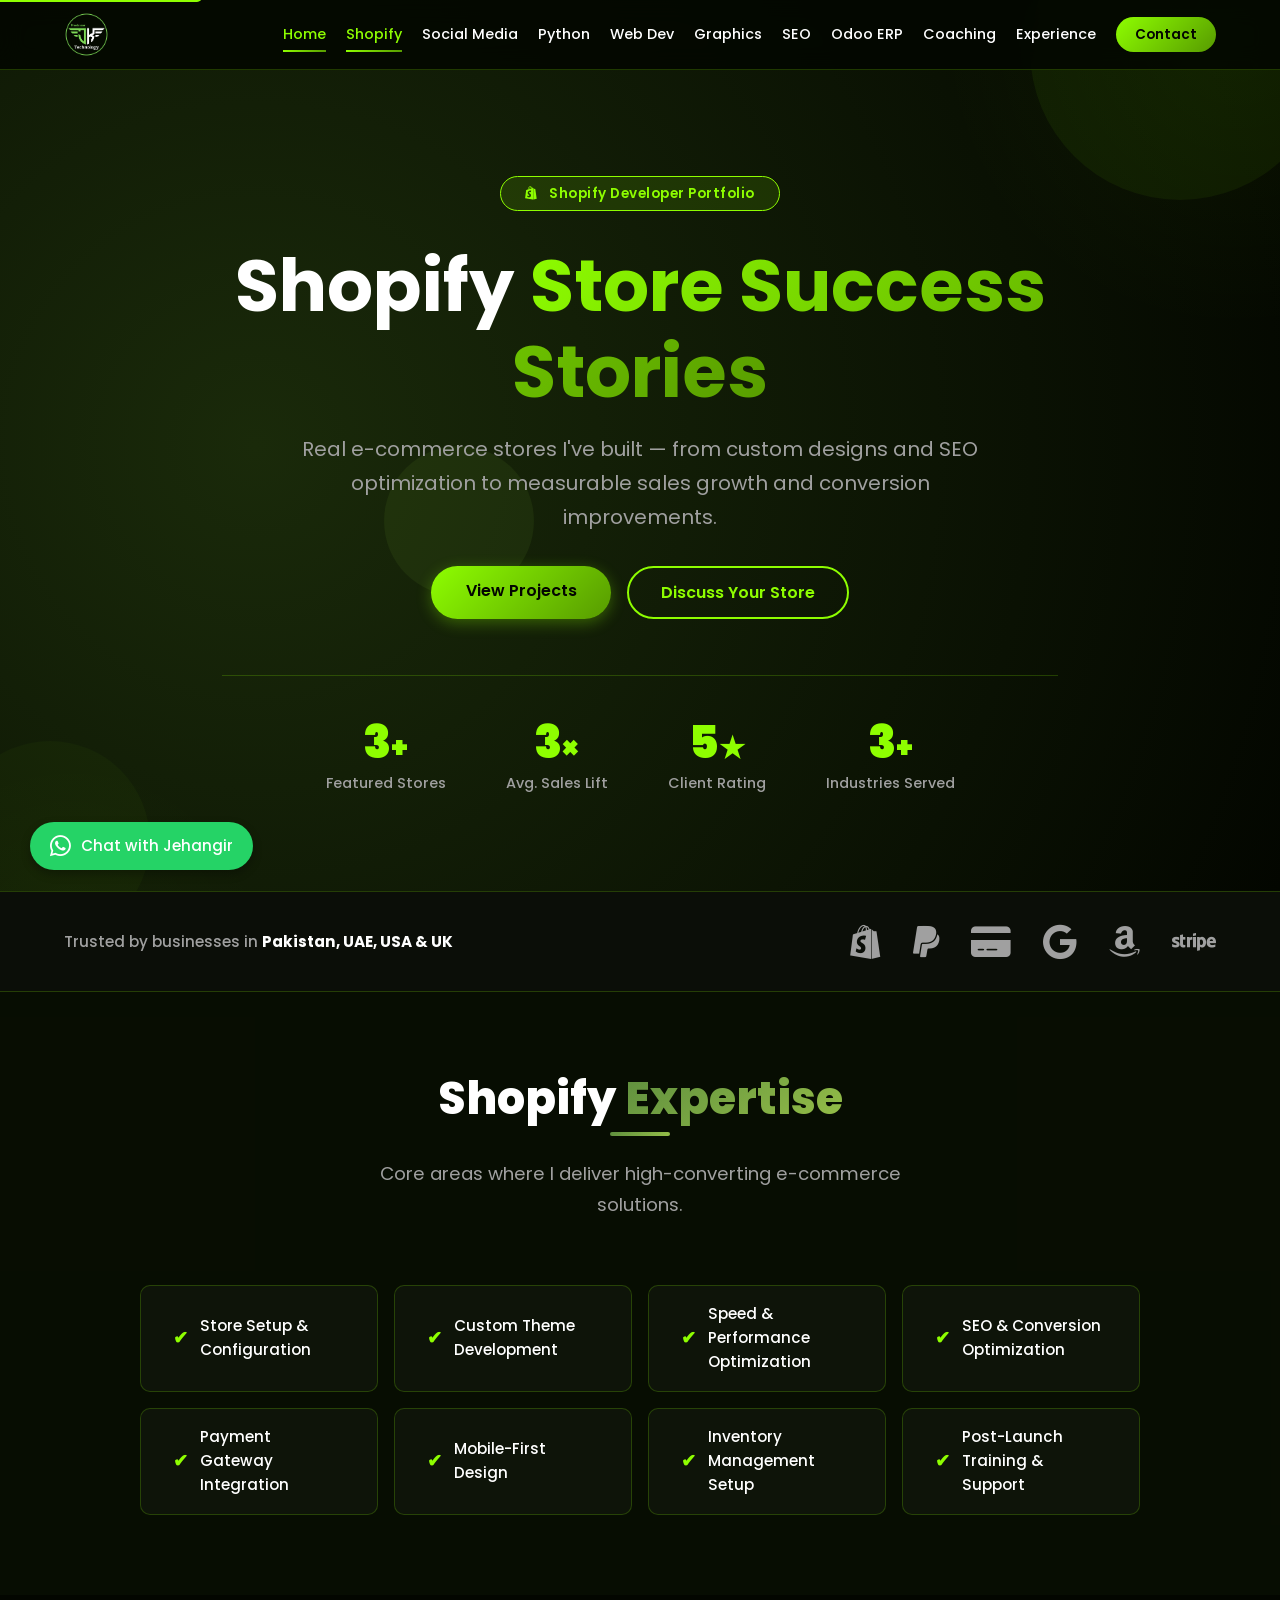
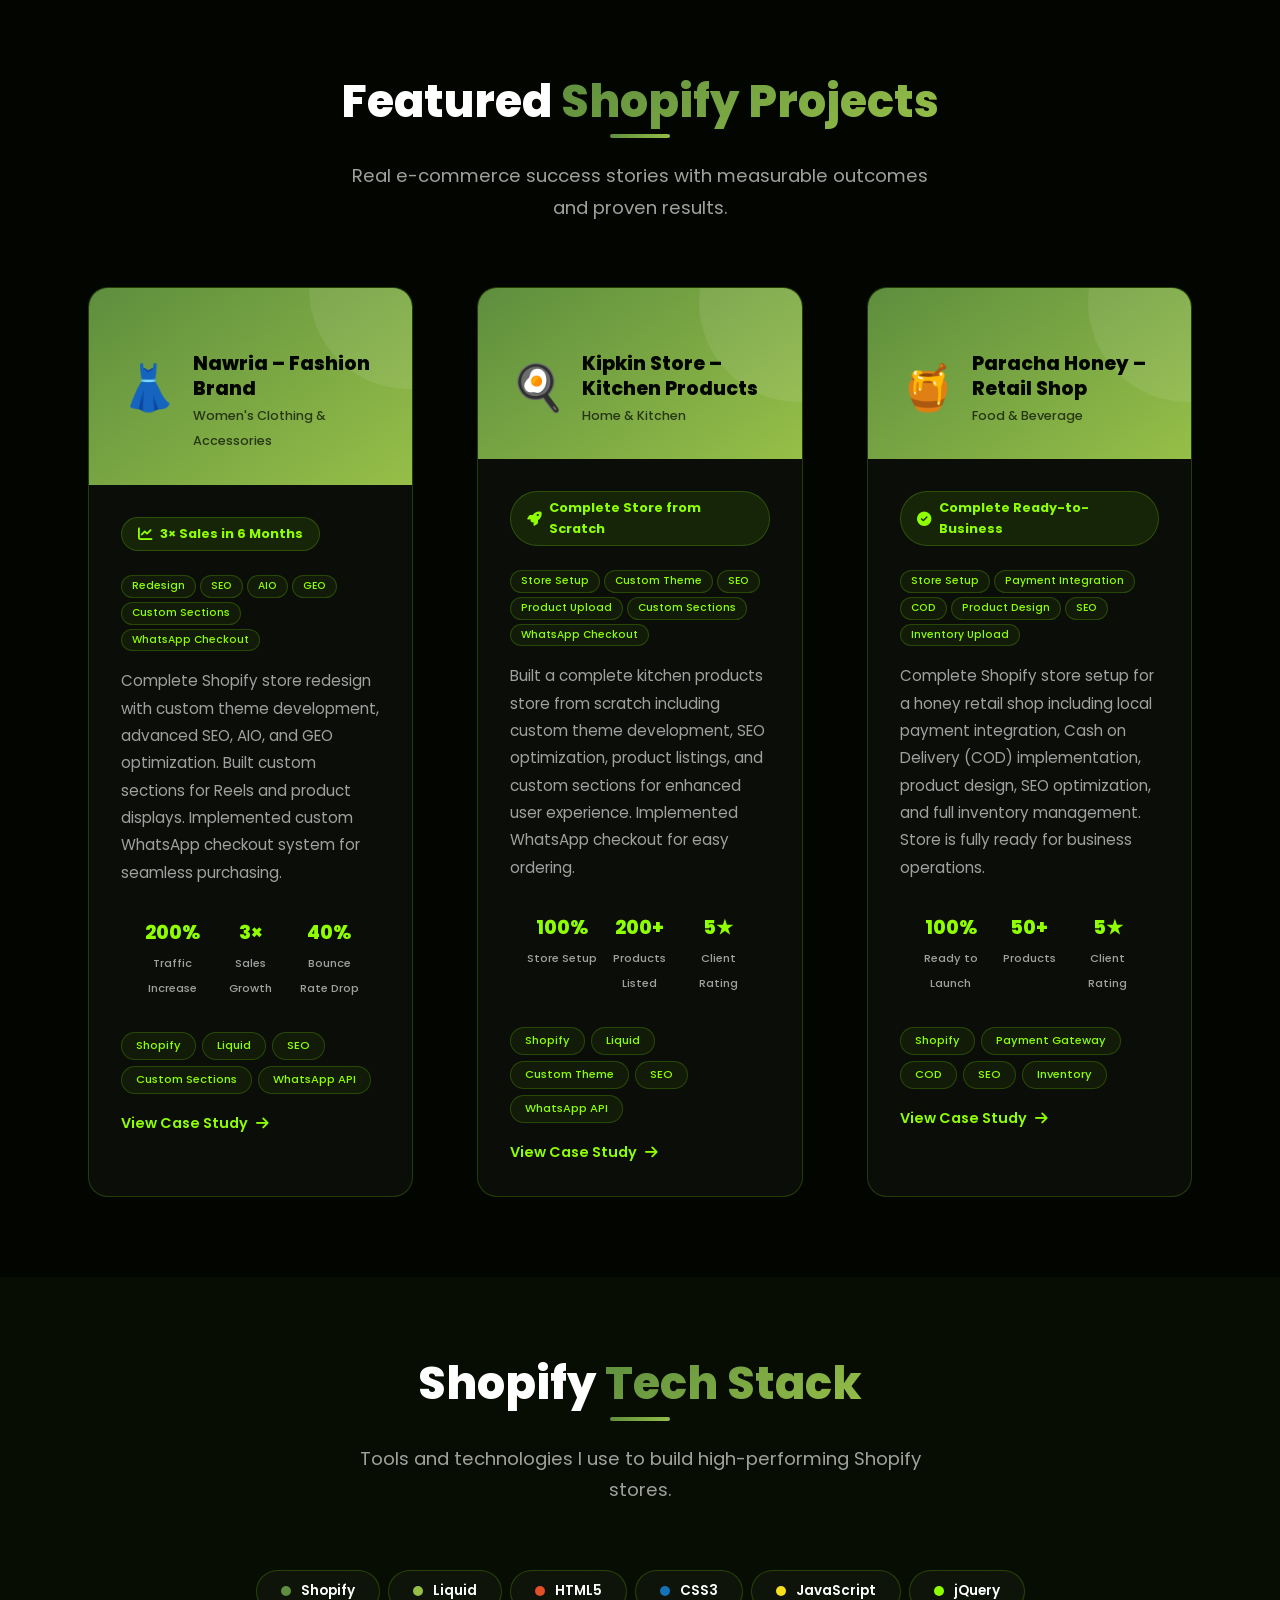
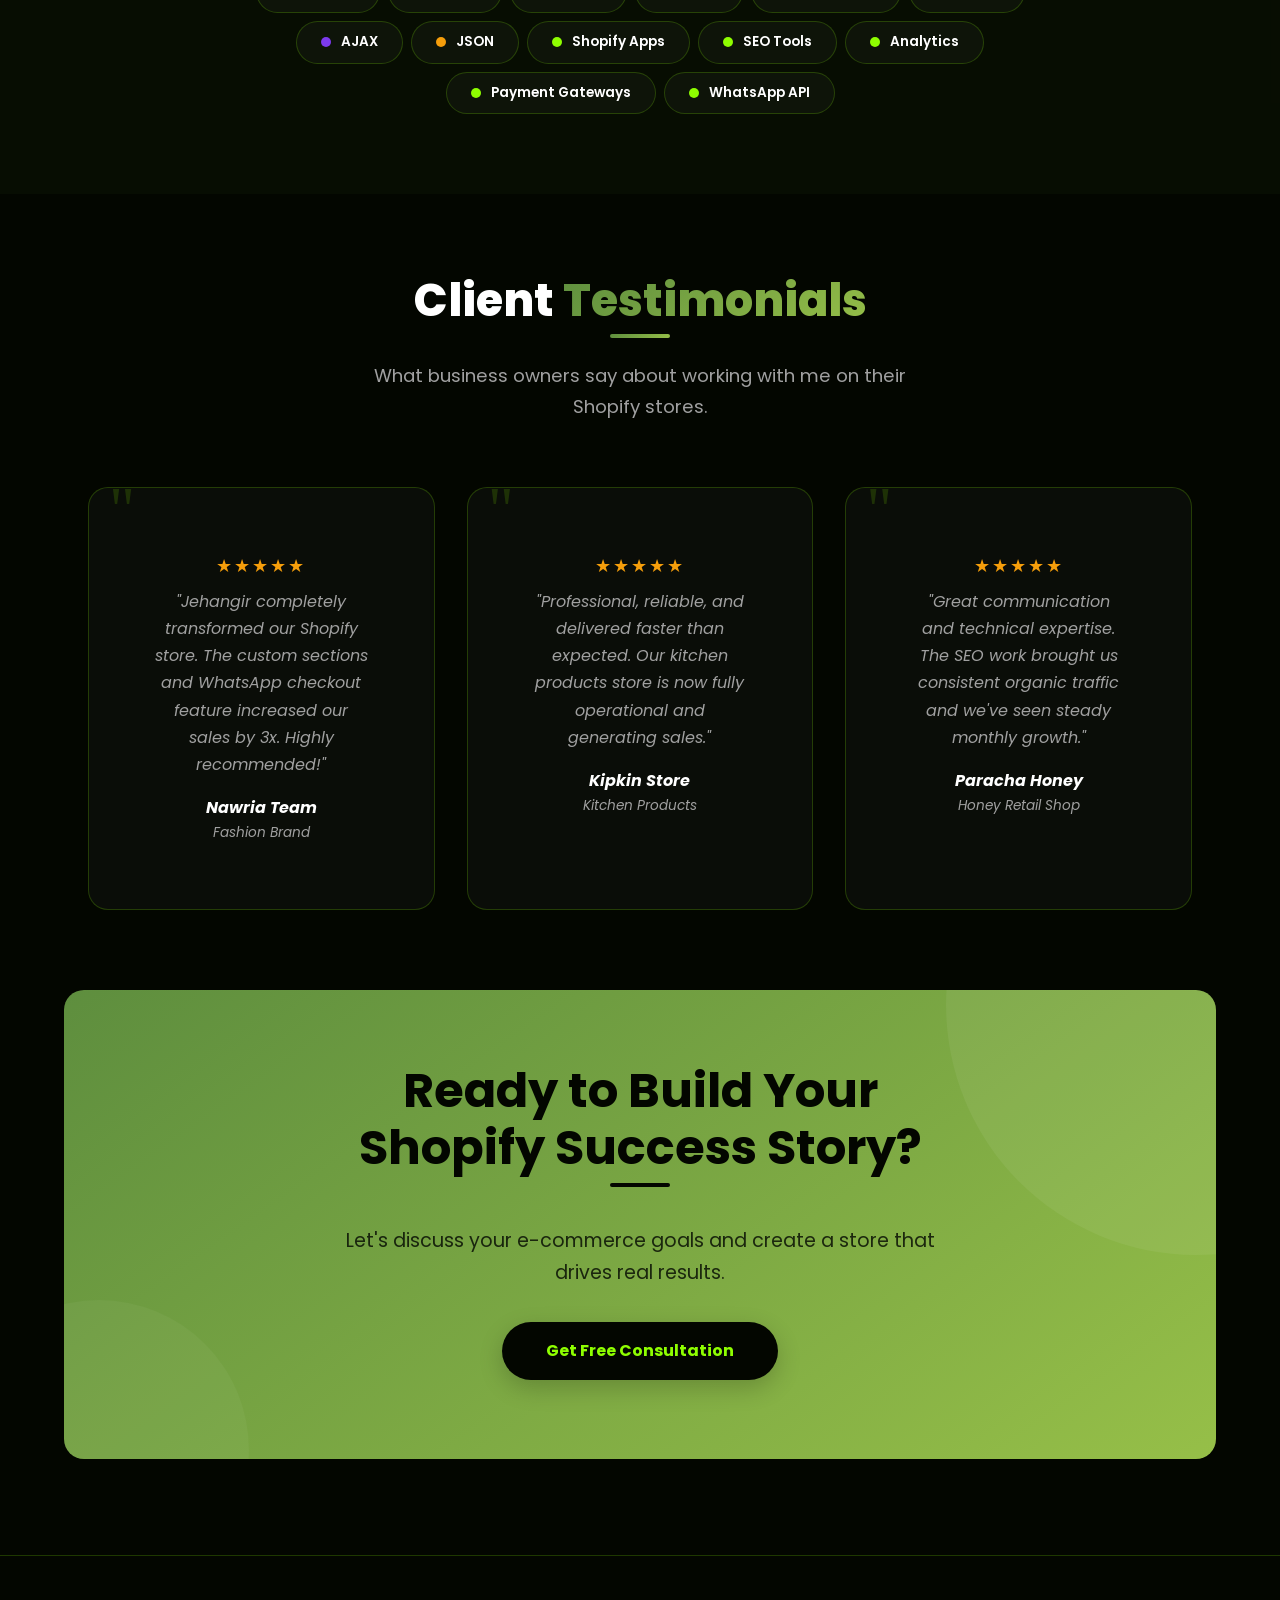
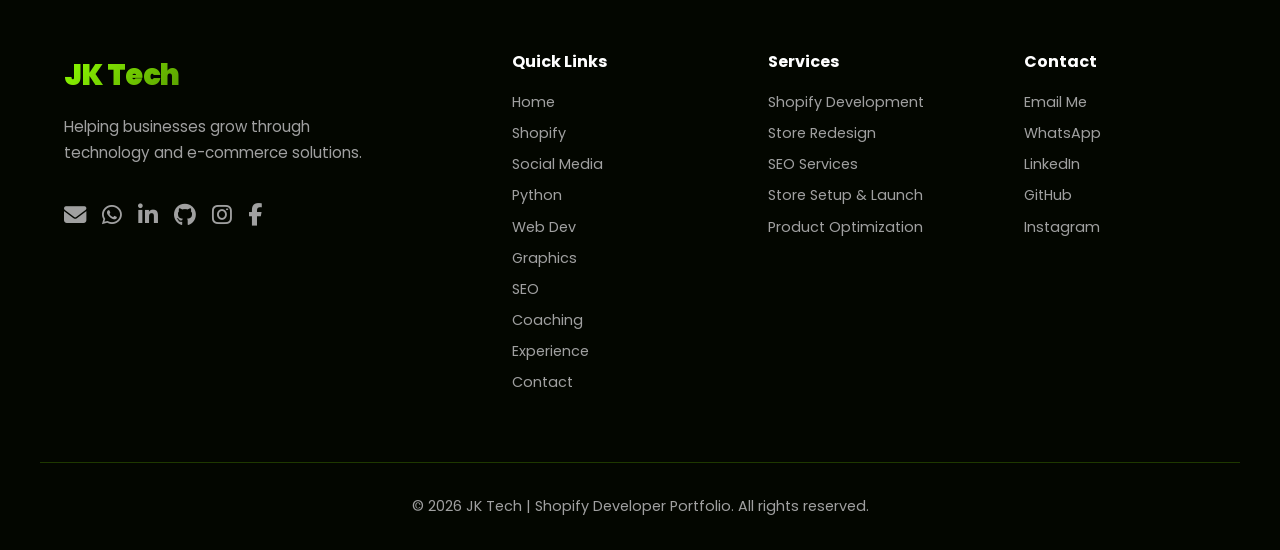
<file: shopify.html>
<!DOCTYPE html>
<html lang="en">
<head>
    <meta charset="UTF-8">
    <meta name="viewport" content="width=device-width, initial-scale=1.0, viewport-fit=cover">
    
    <!-- Primary Meta Tags -->
    <title>Shopify Portfolio | JK Tech – E-Commerce Success Stories</title>
    <meta name="title" content="Shopify Portfolio | JK Tech – E-Commerce Success Stories">
    <meta name="description" content="View my Shopify portfolio featuring Nawria, Kipkin Store, Paracha Honey and more. Custom store designs, SEO optimization, and e-commerce success stories.">
    <meta name="keywords" content="Shopify portfolio, e-commerce success stories, Shopify developer Pakistan, Nawria, Kipkin Store, Paracha Honey">
    <meta name="author" content="Jehangir Khan">
    <meta name="robots" content="index, follow">
    <meta name="theme-color" content="#030600">
    
    <!-- Open Graph / Facebook -->
    <meta property="og:type" content="website">
    <meta property="og:url" content="https://www.jktech.pk/shopify.html">
    <meta property="og:title" content="Shopify Portfolio | JK Tech – E-Commerce Success Stories">
    <meta property="og:description" content="View my Shopify portfolio featuring custom store designs, SEO optimization, and e-commerce success stories.">
    <meta property="og:image" content="https://www.jktech.pk/images/og-shopify.jpg">
    <meta property="og:site_name" content="JK Tech">
    
    <!-- Twitter -->
    <meta property="twitter:card" content="summary_large_image">
    <meta property="twitter:url" content="https://www.jktech.pk/shopify.html">
    <meta property="twitter:title" content="Shopify Portfolio | JK Tech – E-Commerce Success Stories">
    <meta property="twitter:description" content="View my Shopify portfolio featuring custom store designs, SEO optimization, and e-commerce success stories.">
    <meta property="twitter:image" content="https://www.jktech.pk/images/og-shopify.jpg">
    
    <!-- Canonical -->
    <link rel="canonical" href="https://www.jktech.pk/shopify.html">
    
    <!-- Favicon -->
    <link rel="icon" type="image/png" sizes="32x32" href="/favicon-32x32.png">
    <link rel="icon" type="image/png" sizes="16x16" href="/favicon-16x16.png">
    <link rel="apple-touch-icon" href="/apple-touch-icon.png">
    <link rel="manifest" href="/manifest.json">
    
    <!-- Fonts & Icons -->
    <link rel="preconnect" href="https://fonts.googleapis.com">
    <link rel="preconnect" href="https://fonts.gstatic.com" crossorigin>
    <link href="https://fonts.googleapis.com/css2?family=Poppins:wght@400;500;600;700;800;900&display=swap" rel="stylesheet">
    <link rel="stylesheet" href="https://cdnjs.cloudflare.com/ajax/libs/font-awesome/6.5.0/css/all.min.css">
    
    <!-- Main Stylesheet -->
    <link rel="stylesheet" href="css/style.css">
    
    <style>
        /* ============================================
           SHOPIFY PORTFOLIO PAGE - ADVANCED STYLES
           ============================================ */
        
        /* ===== CSS VARIABLES OVERRIDES ===== */
        :root {
            --shopify-green: #5E8E3E;
            --shopify-light: #96BF48;
            --shopify-gradient: linear-gradient(145deg, #5E8E3E, #96BF48);
        }
        
        /* ===== HEADER ===== */
        header {
            position: fixed;
            top: 0;
            left: 0;
            right: 0;
            background: rgba(3, 6, 0, 0.85);
            backdrop-filter: blur(12px);
            -webkit-backdrop-filter: blur(12px);
            z-index: 1000;
            padding: 12px 0;
            border-bottom: 1px solid var(--border-light);
            transition: all var(--transition-base);
        }
        header.shrink {
            padding: 8px 0;
            background: rgba(3, 6, 0, 0.95);
        }

        .header-inner {
            display: flex;
            justify-content: space-between;
            align-items: center;
            max-width: 1200px;
            margin: 0 auto;
            padding: 0 24px;
        }

        .logo {
            font-size: 1.8rem;
            font-weight: 900;
            background: var(--primary-gradient);
            -webkit-background-clip: text;
            -webkit-text-fill-color: transparent;
            background-clip: text;
            letter-spacing: -0.5px;
            z-index: 1001;
        }

        nav {
            display: flex;
            align-items: center;
            gap: 20px;
        }
        nav a {
            color: var(--text-light);
            font-weight: 500;
            font-size: 0.9rem;
            padding: 4px 0;
            position: relative;
            transition: color var(--transition-base);
        }
        nav a::before {
            content: '';
            position: absolute;
            bottom: -2px;
            left: 0;
            width: 0;
            height: 2px;
            background: var(--primary-gradient);
            transition: width var(--transition-base);
        }
        nav a:hover {
            color: var(--primary);
        }
        nav a:hover::before,
        nav a[aria-current="page"]::before {
            width: 100%;
        }
        nav a[aria-current="page"] {
            color: var(--primary);
        }

        .nav-cta {
            background: var(--primary-gradient);
            color: var(--bg-dark) !important;
            padding: 0.4rem 1.2rem !important;
            border-radius: var(--radius-full);
            font-weight: 600;
            font-size: 0.85rem;
        }
        .nav-cta::before {
            display: none !important;
        }
        .nav-cta:hover {
            transform: translateY(-2px);
            box-shadow: var(--shadow-glow);
            color: var(--bg-dark) !important;
        }

        .menu-toggle {
            display: none;
            flex-direction: column;
            cursor: pointer;
            background: transparent;
            border: none;
            padding: 0.5rem;
            z-index: 1001;
        }
        .bar {
            width: 25px;
            height: 3px;
            background: var(--text-light);
            margin: 3px 0;
            border-radius: 2px;
            transition: all var(--transition-base);
        }
        .menu-toggle.active .bar:nth-child(1) {
            transform: rotate(45deg) translate(5px, 5px);
        }
        .menu-toggle.active .bar:nth-child(2) {
            opacity: 0;
            transform: translateX(-10px);
        }
        .menu-toggle.active .bar:nth-child(3) {
            transform: rotate(-45deg) translate(7px, -6px);
        }

        /* ===== FOOTER ===== */
        footer {
            background: var(--bg-dark);
            padding: var(--space-xl) 0 var(--space-md);
            border-top: 1px solid var(--border-light);
            margin-top: var(--space-xl);
        }
        .footer-grid {
            display: grid;
            grid-template-columns: 2fr 1fr 1fr 1fr;
            gap: var(--space-lg);
            max-width: 1200px;
            margin: 0 auto;
            padding: 0 24px;
        }
        .footer-brand .logo {
            font-size: 1.8rem;
            font-weight: 900;
            background: var(--primary-gradient);
            -webkit-background-clip: text;
            -webkit-text-fill-color: transparent;
            background-clip: text;
            display: inline-block;
        }
        .footer-brand p {
            color: var(--text-dim);
            max-width: 300px;
            margin: var(--space-sm) 0 var(--space-md);
            font-size: 0.95rem;
        }
        .footer-socials {
            display: flex;
            gap: var(--space-sm);
            font-size: 1.4rem;
        }
        .footer-socials a {
            color: var(--text-dim);
            transition: all var(--transition-base);
        }
        .footer-socials a:hover {
            color: var(--primary);
            transform: translateY(-3px);
        }
        .footer-col h4 {
            font-size: 1rem;
            font-weight: 700;
            color: var(--text-light);
            margin-bottom: var(--space-sm);
        }
        .footer-col a {
            display: block;
            color: var(--text-dim);
            padding: 4px 0;
            font-size: 0.9rem;
            transition: color var(--transition-base);
        }
        .footer-col a:hover {
            color: var(--primary);
        }
        .footer-bottom {
            border-top: 1px solid var(--border-light);
            margin-top: var(--space-lg);
            padding-top: var(--space-md);
            text-align: center;
            color: var(--text-dim);
            font-size: 0.9rem;
            max-width: 1200px;
            margin-left: auto;
            margin-right: auto;
            padding-left: 24px;
            padding-right: 24px;
        }

        /* ===== HERO ===== */
        .page-hero {
            position: relative;
            overflow: hidden;
            padding-top: 80px;
        }
        .page-hero .hero-content {
            max-width: 900px;
            margin: 0 auto;
            padding: var(--space-xl) var(--space-md);
            text-align: center;
            position: relative;
            z-index: 2;
        }
        .page-hero .hero-content h1 {
            font-size: clamp(2.8rem, 6vw, 4.5rem);
            margin-bottom: var(--space-sm);
        }
        .page-hero .hero-content .hero-subtitle {
            max-width: 700px;
            margin: var(--space-sm) auto var(--space-md);
            font-size: 1.25rem;
            color: var(--text-dim);
        }
        
        .hero-badge {
            display: inline-block;
            background: rgba(142, 254, 0, 0.12);
            border: 1px solid var(--primary);
            border-radius: var(--radius-full);
            padding: 0.35rem 1.5rem;
            font-size: 0.85rem;
            font-weight: 600;
            color: var(--primary);
            margin-bottom: var(--space-md);
            letter-spacing: 0.5px;
        }
        .hero-badge .shopify-icon {
            margin-right: 8px;
        }
        
        .hero-stats {
            display: flex;
            justify-content: center;
            gap: 60px;
            margin-top: 56px;
            padding-top: 40px;
            border-top: 1px solid var(--border-light);
            flex-wrap: wrap;
        }
        .hero-stats .stat {
            display: flex;
            flex-direction: column;
            align-items: center;
        }
        .hero-stats .stat-number {
            font-size: 2.8rem;
            font-weight: 900;
            color: var(--primary);
            line-height: 1.2;
        }
        .hero-stats .stat-number .plus {
            font-size: 1.8rem;
        }
        .hero-stats .stat-label {
            font-size: 0.9rem;
            color: var(--text-dim);
            font-weight: 500;
            margin-top: 2px;
        }
        
        .floating-shapes {
            position: absolute;
            inset: 0;
            pointer-events: none;
            overflow: hidden;
            z-index: 1;
        }
        .floating-shapes .shape {
            position: absolute;
            border-radius: 50%;
            opacity: 0.06;
            animation: floatShape 20s ease-in-out infinite;
        }
        .floating-shapes .shape:nth-child(1) {
            width: 300px;
            height: 300px;
            background: var(--primary);
            top: -100px;
            right: -50px;
            animation-delay: 0s;
        }
        .floating-shapes .shape:nth-child(2) {
            width: 200px;
            height: 200px;
            background: var(--primary-dark);
            bottom: -50px;
            left: -50px;
            animation-delay: -7s;
        }
        .floating-shapes .shape:nth-child(3) {
            width: 150px;
            height: 150px;
            background: var(--primary-light);
            top: 50%;
            left: 30%;
            animation-delay: -14s;
        }
        
        @keyframes floatShape {
            0%, 100% { transform: translate(0, 0) scale(1); }
            33% { transform: translate(30px, -40px) scale(1.1); }
            66% { transform: translate(-20px, 30px) scale(0.9); }
        }

        .hero-actions {
            display: flex;
            gap: var(--space-sm);
            justify-content: center;
            flex-wrap: wrap;
        }

        /* ===== BUTTONS ===== */
        .btn {
            display: inline-block;
            background: var(--primary-gradient);
            color: var(--bg-dark);
            font-weight: 600;
            padding: 0.75rem 2rem;
            border-radius: var(--radius-full);
            text-decoration: none;
            border: none;
            cursor: pointer;
            transition: all var(--transition-base);
            position: relative;
            overflow: hidden;
            z-index: 1;
            box-shadow: var(--shadow-glow);
            min-width: 180px;
            text-align: center;
            font-size: 1rem;
        }
        .btn::before {
            content: '';
            position: absolute;
            top: 0;
            left: -100%;
            width: 100%;
            height: 100%;
            background: linear-gradient(90deg, transparent, rgba(255,255,255,0.2), transparent);
            transition: left var(--transition-slow);
            z-index: -1;
        }
        .btn:hover {
            transform: translateY(-3px);
            box-shadow: var(--shadow-glow-hover);
            color: var(--bg-dark);
        }
        .btn:hover::before {
            left: 100%;
        }

        .btn-outline {
            background: transparent;
            color: var(--primary);
            border: 2px solid var(--primary);
            box-shadow: none;
        }
        .btn-outline:hover {
            background: var(--primary);
            color: var(--bg-dark);
            box-shadow: var(--shadow-glow);
        }

        /* ===== TRUST BAR ===== */
        .trust-bar {
            background: var(--bg-card);
            padding: var(--space-md) 0;
            border-top: 1px solid var(--border-light);
            border-bottom: 1px solid var(--border-light);
        }
        .trust-bar .container {
            display: flex;
            justify-content: space-between;
            align-items: center;
            flex-wrap: wrap;
            gap: var(--space-md);
            max-width: 1200px;
            margin: 0 auto;
            padding: 0 24px;
        }
        .trust-bar p {
            color: var(--text-dim);
            font-weight: 500;
            font-size: 0.95rem;
            margin: 0;
        }
        .trust-bar p strong {
            color: var(--text-light);
        }
        .trust-icons {
            display: flex;
            gap: 32px;
            font-size: 2.2rem;
            color: var(--text-dim);
        }
        .trust-icons i {
            transition: all var(--transition-base);
            cursor: default;
        }
        .trust-icons i:hover {
            color: var(--primary);
            transform: scale(1.15) translateY(-3px);
        }

        /* ===== EXPERTISE ===== */
        .expertise-grid {
            display: grid;
            grid-template-columns: repeat(4, 1fr);
            gap: var(--space-sm);
            max-width: 1000px;
            margin: 0 auto;
        }
        .expertise-item {
            background: var(--bg-card);
            padding: var(--space-sm) var(--space-md);
            border-radius: var(--radius-md);
            border: 1px solid var(--border-light);
            font-weight: 500;
            display: flex;
            align-items: center;
            gap: 12px;
            transition: all var(--transition-base);
            color: var(--text-light);
            font-size: 0.95rem;
        }
        .expertise-item:hover {
            transform: translateY(-4px) scale(1.02);
            box-shadow: var(--shadow-glow);
            border-color: var(--primary);
        }
        .expertise-item .icon {
            color: var(--primary);
            font-weight: 700;
            flex-shrink: 0;
            font-size: 1.1rem;
        }

        /* ===== SECTION TITLE ===== */
        .section {
            padding: 80px 0;
        }
        .section-title {
            text-align: center;
            margin-bottom: var(--space-lg);
        }
        .section-title h2 {
            font-size: 2.8rem;
            font-weight: 800;
            display: inline-block;
            position: relative;
            margin-bottom: 16px;
        }
        .section-title h2 .highlight {
            background: var(--shopify-gradient);
            -webkit-background-clip: text;
            -webkit-text-fill-color: transparent;
            background-clip: text;
        }
        .section-title h2::after {
            content: '';
            position: absolute;
            bottom: -10px;
            left: 50%;
            transform: translateX(-50%);
            width: 60px;
            height: 4px;
            background: var(--shopify-gradient);
            border-radius: 2px;
        }
        .section-title p {
            max-width: 600px;
            margin: var(--space-sm) auto 0;
            color: var(--text-dim);
            font-size: 1.15rem;
        }

        /* ===== PROJECT CARDS ===== */
        .projects-grid {
            display: grid;
            grid-template-columns: repeat(3, 1fr);
            gap: var(--space-lg);
            max-width: 1200px;
            margin: 0 auto;
            padding: 0 24px;
        }
        .project-card {
            background: var(--bg-card);
            border-radius: var(--radius-lg);
            overflow: hidden;
            border: 1px solid var(--border-light);
            transition: all var(--transition-slow);
            position: relative;
        }
        .project-card::after {
            content: '';
            position: absolute;
            inset: 0;
            border-radius: var(--radius-lg);
            border: 2px solid transparent;
            transition: border-color var(--transition-slow);
            pointer-events: none;
        }
        .project-card:hover::after {
            border-color: var(--primary);
        }
        .project-card:hover {
            transform: translateY(-12px);
            box-shadow: var(--shadow-card-hover);
        }
        
        .project-card .project-header {
            background: var(--shopify-gradient);
            padding: var(--space-lg) var(--space-md) var(--space-md);
            position: relative;
            overflow: hidden;
            min-height: 120px;
            display: flex;
            align-items: flex-start;
            gap: var(--space-sm);
        }
        .project-card .project-header::before {
            content: '';
            position: absolute;
            top: -50%;
            right: -30%;
            width: 200px;
            height: 200px;
            background: rgba(255,255,255,0.08);
            border-radius: 50%;
        }
        .project-card .project-header .icon {
            font-size: 2.8rem;
            color: var(--bg-dark);
            flex-shrink: 0;
            position: relative;
            z-index: 2;
        }
        .project-card .project-header .header-content {
            position: relative;
            z-index: 2;
        }
        .project-card .project-header h3 {
            font-size: 1.2rem;
            font-weight: 800;
            color: var(--bg-dark);
            margin: 0;
            line-height: 1.3;
        }
        .project-card .project-header .industry {
            font-size: 0.8rem;
            color: rgba(3, 6, 0, 0.7);
            font-weight: 500;
            margin-top: 2px;
        }
        
        .project-card .project-body {
            padding: var(--space-md);
        }
        .project-card .project-body .result-badge {
            display: inline-flex;
            align-items: center;
            gap: 8px;
            background: rgba(142, 254, 0, 0.1);
            color: var(--primary);
            padding: 6px 16px;
            border-radius: var(--radius-full);
            font-size: 0.8rem;
            font-weight: 700;
            border: 1px solid var(--border-light);
            margin-bottom: var(--space-sm);
        }
        .project-card .project-body .result-badge i {
            font-size: 0.9rem;
        }
        .project-card .project-body .services-list {
            display: flex;
            flex-wrap: wrap;
            gap: 4px;
            margin: var(--space-xs) 0 var(--space-sm);
        }
        .project-card .project-body .services-list span {
            background: rgba(142, 254, 0, 0.06);
            padding: 2px 10px;
            border-radius: var(--radius-full);
            font-size: 0.65rem;
            font-weight: 500;
            color: var(--text-muted);
            border: 1px solid var(--border-light);
        }
        .project-card .project-body p {
            font-size: 0.95rem;
            color: var(--text-dim);
            margin: 0 0 var(--space-sm);
            line-height: 1.8;
        }
        .project-card .project-body .tech-tags {
            display: flex;
            flex-wrap: wrap;
            gap: 6px;
            margin-bottom: var(--space-sm);
        }
        .project-card .project-body .tech-tags span {
            background: rgba(142, 254, 0, 0.06);
            padding: 4px 14px;
            border-radius: var(--radius-full);
            font-size: 0.7rem;
            font-weight: 500;
            color: var(--text-muted);
            border: 1px solid var(--border-light);
            transition: all var(--transition-base);
        }
        .project-card .project-body .tech-tags span:hover {
            background: rgba(142, 254, 0, 0.12);
            border-color: var(--primary);
            color: var(--text-light);
        }
        .project-card .project-body .project-metrics {
            display: grid;
            grid-template-columns: 1fr 1fr 1fr;
            gap: var(--space-xs);
            margin: var(--space-sm) 0;
            padding: var(--space-sm);
            background: var(--bg);
            border-radius: var(--radius-sm);
        }
        .project-card .project-body .project-metrics .metric {
            text-align: center;
        }
        .project-card .project-body .project-metrics .metric .value {
            display: block;
            font-size: 1.2rem;
            font-weight: 800;
            color: var(--primary);
        }
        .project-card .project-body .project-metrics .metric .label {
            font-size: 0.7rem;
            color: var(--text-dim);
            font-weight: 500;
        }
        .project-card .project-body .btn-link {
            color: var(--primary);
            font-weight: 600;
            display: inline-flex;
            align-items: center;
            gap: 8px;
            transition: all var(--transition-base);
            font-size: 0.9rem;
        }
        .project-card .project-body .btn-link i {
            transition: transform var(--transition-base);
        }
        .project-card .project-body .btn-link:hover {
            gap: 14px;
            color: var(--primary-light);
        }
        .project-card .project-body .btn-link:hover i {
            transform: translateX(6px);
        }

        /* ===== TECH STACK ===== */
        .tech-grid {
            display: flex;
            flex-wrap: wrap;
            gap: var(--space-xs);
            justify-content: center;
            max-width: 900px;
            margin: 0 auto;
            padding: 0 24px;
        }
        .tech-badge {
            background: var(--bg-card);
            padding: 0.6rem 1.5rem;
            border-radius: var(--radius-full);
            font-weight: 600;
            font-size: 0.85rem;
            border: 1px solid var(--border-light);
            transition: all var(--transition-base);
            display: inline-flex;
            align-items: center;
            gap: 10px;
            color: var(--text-light);
        }
        .tech-badge:hover {
            transform: scale(1.06) translateY(-3px);
            box-shadow: var(--shadow-glow);
            border-color: var(--primary);
        }
        .tech-badge .dot {
            width: 10px;
            height: 10px;
            border-radius: 50%;
            display: inline-block;
            flex-shrink: 0;
        }
        .tech-badge .dot.shopify { background: #5E8E3E; }
        .tech-badge .dot.liquid { background: #96BF48; }
        .tech-badge .dot.html { background: #E34F26; }
        .tech-badge .dot.css { background: #1572B6; }
        .tech-badge .dot.js { background: #F7DF1E; }
        .tech-badge .dot.green { background: var(--primary); }
        .tech-badge .dot.purple { background: #7c3aed; }
        .tech-badge .dot.orange { background: #f59e0b; }

        /* ===== TESTIMONIALS ===== */
        .testimonials-grid {
            display: grid;
            grid-template-columns: repeat(3, 1fr);
            gap: var(--space-md);
            max-width: 1200px;
            margin: 0 auto;
            padding: 0 24px;
        }
        .testimonial-card {
            background: var(--bg-card);
            padding: var(--space-lg);
            border-radius: var(--radius-lg);
            border: 1px solid var(--border-light);
            text-align: center;
            transition: all var(--transition-base);
            position: relative;
        }
        .testimonial-card::before {
            content: '"';
            position: absolute;
            top: -10px;
            left: 20px;
            font-size: 4rem;
            color: var(--primary);
            opacity: 0.15;
            font-family: Georgia, serif;
            line-height: 1;
        }
        .testimonial-card:hover {
            transform: translateY(-8px);
            box-shadow: var(--shadow-card-hover);
            border-color: var(--border-medium);
        }
        .testimonial-card .stars {
            color: #f59e0b;
            font-size: 1.1rem;
            letter-spacing: 2px;
            margin-bottom: var(--space-xs);
        }
        .testimonial-card p {
            font-style: italic;
            font-size: 1rem;
            margin: var(--space-xs) 0 var(--space-sm);
            color: var(--text-dim);
            line-height: 1.7;
        }
        .testimonial-card .author {
            font-weight: 700;
            color: var(--text-light);
            margin: 0;
        }
        .testimonial-card .role {
            font-size: 0.85rem;
            color: var(--text-dim);
            margin: 0;
        }

        /* ===== CTA ===== */
        .cta-section {
            background: var(--shopify-gradient);
            color: var(--bg-dark);
            border-radius: var(--radius-lg);
            padding: 72px 56px;
            text-align: center;
            max-width: 1200px;
            margin: 0 auto 40px;
            position: relative;
            overflow: hidden;
        }
        .cta-section::before {
            content: '';
            position: absolute;
            top: -50%;
            right: -20%;
            width: 500px;
            height: 500px;
            background: rgba(255,255,255,0.06);
            border-radius: 50%;
        }
        .cta-section::after {
            content: '';
            position: absolute;
            bottom: -30%;
            left: -10%;
            width: 300px;
            height: 300px;
            background: rgba(255,255,255,0.04);
            border-radius: 50%;
        }
        .cta-section h2 {
            color: var(--bg-dark);
            font-size: 3rem;
            position: relative;
            z-index: 2;
        }
        .cta-section h2::after {
            background: var(--bg-dark);
            left: 50%;
            transform: translateX(-50%);
        }
        .cta-section p {
            color: rgba(3, 6, 0, 0.8);
            max-width: 600px;
            margin: var(--space-sm) auto var(--space-md);
            font-size: 1.2rem;
            position: relative;
            z-index: 2;
        }
        .cta-section .btn {
            background: var(--bg-dark);
            color: var(--primary);
            box-shadow: 0 8px 24px rgba(0,0,0,0.2);
            position: relative;
            z-index: 2;
            font-weight: 700;
            padding: 16px 44px;
        }
        .cta-section .btn:hover {
            background: #0a1a00;
            color: var(--primary-light);
            box-shadow: 0 12px 36px rgba(0,0,0,0.3);
            transform: translateY(-3px);
        }

        /* ===== FLOATING ELEMENTS ===== */
        #back-to-top {
            position: fixed;
            bottom: 30px;
            right: 30px;
            width: 50px;
            height: 50px;
            background: var(--primary-gradient);
            color: var(--bg-dark);
            border: none;
            border-radius: 50%;
            font-size: 1.5rem;
            cursor: pointer;
            display: none;
            align-items: center;
            justify-content: center;
            z-index: 999;
            transition: all var(--transition-base);
            box-shadow: var(--shadow-glow);
        }
        #back-to-top:hover {
            transform: translateY(-5px) scale(1.05);
            box-shadow: var(--shadow-glow-hover);
        }
        #back-to-top.visible {
            display: flex;
        }

        .whatsapp-float {
            position: fixed;
            bottom: 30px;
            left: 30px;
            background: #25D366;
            color: white;
            border-radius: var(--radius-full);
            padding: 12px 20px;
            display: flex;
            align-items: center;
            gap: 10px;
            text-decoration: none;
            font-weight: 500;
            z-index: 999;
            box-shadow: 0 4px 10px rgba(0,0,0,0.3);
            transition: all var(--transition-base);
            border: none;
            cursor: pointer;
            font-family: inherit;
            font-size: 0.95rem;
        }
        .whatsapp-float:hover {
            transform: scale(1.05) translateY(-3px);
            box-shadow: 0 8px 20px rgba(37,211,102,0.4);
        }
        .whatsapp-float i {
            font-size: 1.5rem;
        }

        /* ===== SCROLL PROGRESS ===== */
        #progress-bar {
            position: fixed;
            top: 0;
            left: 0;
            height: 4px;
            background: var(--primary-gradient);
            z-index: 9999;
            width: 0%;
            transition: width 0.1s;
        }

        /* ===== SKIP LINK ===== */
        .skip-link {
            position: absolute;
            top: -40px;
            left: 0;
            background: var(--primary);
            color: var(--bg-dark);
            padding: 8px 16px;
            z-index: 1001;
            text-decoration: none;
            border-radius: 0 0 var(--radius-sm) 0;
            transition: top var(--transition-base);
            font-weight: 600;
        }
        .skip-link:focus {
            top: 0;
        }

        .container {
            max-width: 1200px;
            margin: 0 auto;
            padding: 0 24px;
        }

        /* ===== RESPONSIVE ===== */
        @media (max-width: 1024px) {
            .projects-grid {
                grid-template-columns: repeat(2, 1fr);
                gap: var(--space-md);
            }
            .expertise-grid {
                grid-template-columns: repeat(2, 1fr);
            }
            .testimonials-grid {
                grid-template-columns: repeat(2, 1fr);
            }
            .hero-stats {
                gap: 32px;
            }
            .hero-stats .stat-number {
                font-size: 2.2rem;
            }
            .trust-bar .container {
                justify-content: center;
                text-align: center;
            }
            .footer-grid {
                grid-template-columns: 1fr 1fr;
                gap: var(--space-md);
            }
        }

        @media (max-width: 768px) {
            body {
                padding-top: 70px;
            }

            .menu-toggle {
                display: flex;
            }

            nav {
                position: fixed;
                top: 0;
                right: -100%;
                width: 75%;
                max-width: 320px;
                height: 100vh;
                background: var(--bg-dark);
                flex-direction: column;
                padding: 5rem 2rem 2rem;
                transition: right var(--transition-base);
                box-shadow: -5px 0 30px rgba(0,0,0,0.5);
                z-index: 1000;
                border-left: 1px solid var(--border-light);
                gap: var(--space-sm);
                overflow-y: auto;
                align-items: flex-start;
            }
            nav.active {
                right: 0;
            }
            nav a {
                font-size: 1.1rem;
                padding: 0.5rem 0;
            }
            .nav-cta {
                margin-top: var(--space-xs);
            }
            body.no-scroll {
                overflow: hidden;
            }

            .page-hero .hero-content {
                padding: var(--space-lg) var(--space-sm);
            }
            .page-hero .hero-content h1 {
                font-size: 2.2rem;
            }
            .page-hero .hero-content .hero-subtitle {
                font-size: 1rem;
            }

            .projects-grid {
                grid-template-columns: 1fr;
                gap: var(--space-md);
            }
            .expertise-grid {
                grid-template-columns: 1fr 1fr;
            }
            .testimonials-grid {
                grid-template-columns: 1fr;
            }

            .hero-stats {
                gap: 20px;
                margin-top: 32px;
                padding-top: 24px;
            }
            .hero-stats .stat-number {
                font-size: 1.8rem;
            }

            .project-card .project-header {
                padding: var(--space-md);
                min-height: 100px;
            }
            .project-card .project-header .icon {
                font-size: 2.2rem;
            }
            .project-card .project-header h3 {
                font-size: 1rem;
            }

            .project-card .project-body .project-metrics {
                grid-template-columns: 1fr 1fr 1fr;
                gap: 4px;
            }

            .cta-section {
                padding: 48px 24px;
                margin: 0 24px 40px;
            }
            .cta-section h2 {
                font-size: 2rem;
            }
            .cta-section p {
                font-size: 1rem;
            }

            .trust-icons {
                gap: 20px;
                font-size: 1.6rem;
            }

            .footer-grid {
                grid-template-columns: 1fr;
                gap: var(--space-md);
                text-align: center;
            }
            .footer-brand p {
                margin: var(--space-sm) auto;
            }
            .footer-socials {
                justify-content: center;
            }

            .whatsapp-float span {
                display: none;
            }
            .whatsapp-float {
                border-radius: 50%;
                padding: 14px;
            }
            #back-to-top {
                width: 44px;
                height: 44px;
                font-size: 1.2rem;
            }
        }

        @media (max-width: 480px) {
            .expertise-grid {
                grid-template-columns: 1fr;
            }
            .hero-stats {
                gap: 16px;
            }
            .hero-stats .stat-number {
                font-size: 1.5rem;
            }
            .hero-stats .stat-label {
                font-size: 0.75rem;
            }

            .project-card .project-body .project-metrics {
                grid-template-columns: 1fr;
                gap: 8px;
            }
            .project-card .project-body .project-metrics .metric {
                display: flex;
                justify-content: space-between;
                padding: 4px 0;
                border-bottom: 1px solid var(--border-light);
            }
            .project-card .project-body .project-metrics .metric:last-child {
                border-bottom: none;
            }

            .tech-badge {
                font-size: 0.75rem;
                padding: 0.4rem 1rem;
            }
            .trust-icons {
                gap: 14px;
                font-size: 1.3rem;
            }
            .cta-section .btn {
                padding: 14px 28px;
                font-size: 0.95rem;
                width: 100%;
            }
            .logo {
                font-size: 1.4rem;
            }
            .section-title h2 {
                font-size: 2rem;
            }
        }

        /* ===== ANIMATIONS ===== */
        .fade-up {
            opacity: 0;
            transform: translateY(40px);
            transition: all 0.8s cubic-bezier(0.25, 0.46, 0.45, 0.94);
        }
        .fade-up.visible {
            opacity: 1;
            transform: translateY(0);
        }

        .scale-in {
            opacity: 0;
            transform: scale(0.92);
            transition: all 0.6s cubic-bezier(0.25, 0.46, 0.45, 0.94);
        }
        .scale-in.visible {
            opacity: 1;
            transform: scale(1);
        }
    </style>
</head>
<body>

    <!-- Progress Bar -->
    <div id="progress-bar" role="progressbar" aria-label="Scroll progress"></div>

    <!-- Skip Link -->
    <a href="#main-content" class="skip-link">Skip to main content</a>

    <!-- HEADER -->
    <header id="main-header">
        <div class="header-inner">
            <a href="index.html" class="logo">
                <img src="images/jk-logo.png" alt="JK Tech Logo" height="70">
            </a>
            <nav aria-label="Main navigation" id="main-nav">
    <a href="index.html" aria-current="page">Home</a>
    <a href="shopify.html"aria-current="page">Shopify</a>
    <a href="social-media.html">Social Media</a>
    <a href="python.html">Python</a>
    <a href="web-dev.html">Web Dev</a>
    <a href="graphics.html">Graphics</a>
    <a href="seo.html">SEO</a>
    <a href="odoo.html">Odoo ERP</a>
    <a href="business-coaching.html">Coaching</a>
    <a href="experience.html">Experience</a>
    <a href="contact.html" class="nav-cta">Contact</a>
</nav>
            <button class="menu-toggle" id="mobile-menu" aria-label="Toggle menu" aria-expanded="false">
                <span class="bar"></span>
                <span class="bar"></span>
                <span class="bar"></span>
            </button>
        </div>
    </header>

    <main id="main-content">

        <!-- HERO -->
        <section class="page-hero hero">
            <div class="floating-shapes">
                <div class="shape"></div>
                <div class="shape"></div>
                <div class="shape"></div>
            </div>
            <div class="hero-content">
                <div class="hero-badge">
                    <i class="fab fa-shopify shopify-icon"></i> Shopify Developer Portfolio
                </div>
                <h1>Shopify <span class="highlight">Store Success Stories</span></h1>
                <p class="hero-subtitle">
                    Real e-commerce stores I've built — from custom designs and SEO optimization 
                    to measurable sales growth and conversion improvements.
                </p>
                <div class="hero-actions">
                    <a href="#projects" class="btn">View Projects</a>
                    <a href="contact.html" class="btn btn-outline">Discuss Your Store</a>
                </div>
                <div class="hero-stats">
                    <div class="stat">
                        <span class="stat-number">3<span class="plus">+</span></span>
                        <span class="stat-label">Featured Stores</span>
                    </div>
                    <div class="stat">
                        <span class="stat-number">3<span class="plus">×</span></span>
                        <span class="stat-label">Avg. Sales Lift</span>
                    </div>
                    <div class="stat">
                        <span class="stat-number">5<span class="plus">★</span></span>
                        <span class="stat-label">Client Rating</span>
                    </div>
                    <div class="stat">
                        <span class="stat-number">3<span class="plus">+</span></span>
                        <span class="stat-label">Industries Served</span>
                    </div>
                </div>
            </div>
        </section>

        <!-- TRUST BAR -->
        <section class="trust-bar" aria-label="Trust indicators">
            <div class="container">
                <p>Trusted by businesses in <strong>Pakistan, UAE, USA &amp; UK</strong></p>
                <div class="trust-icons">
                    <i class="fab fa-shopify" title="Shopify"></i>
                    <i class="fab fa-paypal" title="PayPal"></i>
                    <i class="fas fa-credit-card" title="Payment Gateways"></i>
                    <i class="fab fa-google" title="Google"></i>
                    <i class="fab fa-amazon" title="Amazon"></i>
                    <i class="fab fa-stripe" title="Stripe"></i>
                </div>
            </div>
        </section>

        <!-- EXPERTISE -->
        <section class="section" style="background: rgba(26, 42, 10, 0.2);" aria-labelledby="expertise-heading">
            <div class="container">
                <div class="section-title">
                    <h2 id="expertise-heading">Shopify <span class="highlight">Expertise</span></h2>
                    <p>Core areas where I deliver high-converting e-commerce solutions.</p>
                </div>
                <div class="expertise-grid">
                    <div class="expertise-item"><span class="icon">✔</span> Store Setup &amp; Configuration</div>
                    <div class="expertise-item"><span class="icon">✔</span> Custom Theme Development</div>
                    <div class="expertise-item"><span class="icon">✔</span> Speed &amp; Performance Optimization</div>
                    <div class="expertise-item"><span class="icon">✔</span> SEO &amp; Conversion Optimization</div>
                    <div class="expertise-item"><span class="icon">✔</span> Payment Gateway Integration</div>
                    <div class="expertise-item"><span class="icon">✔</span> Mobile-First Design</div>
                    <div class="expertise-item"><span class="icon">✔</span> Inventory Management Setup</div>
                    <div class="expertise-item"><span class="icon">✔</span> Post-Launch Training &amp; Support</div>
                </div>
            </div>
        </section>

        <!-- PROJECTS -->
        <section class="section" id="projects" aria-labelledby="projects-heading">
            <div class="container">
                <div class="section-title">
                    <h2 id="projects-heading">Featured <span class="highlight">Shopify Projects</span></h2>
                    <p>Real e-commerce success stories with measurable outcomes and proven results.</p>
                </div>
                <div class="projects-grid">
                    <!-- Project 1 - Nawria -->
                    <div class="project-card fade-up">
                        <div class="project-header">
                            <span class="icon">👗</span>
                            <div class="header-content">
                                <h3>Nawria – Fashion Brand</h3>
                                <span class="industry">Women's Clothing &amp; Accessories</span>
                            </div>
                        </div>
                        <div class="project-body">
                            <div class="result-badge">
                                <i class="fas fa-chart-line"></i> 3× Sales in 6 Months
                            </div>
                            <div class="services-list">
                                <span>Redesign</span>
                                <span>SEO</span>
                                <span>AIO</span>
                                <span>GEO</span>
                                <span>Custom Sections</span>
                                <span>WhatsApp Checkout</span>
                            </div>
                            <p>Complete Shopify store redesign with custom theme development, advanced SEO, AIO, and GEO optimization. Built custom sections for Reels and product displays. Implemented custom WhatsApp checkout system for seamless purchasing.</p>
                            <div class="project-metrics">
                                <div class="metric">
                                    <span class="value">200%</span>
                                    <span class="label">Traffic Increase</span>
                                </div>
                                <div class="metric">
                                    <span class="value">3×</span>
                                    <span class="label">Sales Growth</span>
                                </div>
                                <div class="metric">
                                    <span class="value">40%</span>
                                    <span class="label">Bounce Rate Drop</span>
                                </div>
                            </div>
                            <div class="tech-tags">
                                <span>Shopify</span>
                                <span>Liquid</span>
                                <span>SEO</span>
                                <span>Custom Sections</span>
                                <span>WhatsApp API</span>
                            </div>
                            <a href="#" class="btn-link">View Case Study <i class="fas fa-arrow-right"></i></a>
                        </div>
                    </div>

                    <!-- Project 2 - Kipkin Store -->
                    <div class="project-card fade-up">
                        <div class="project-header">
                            <span class="icon">🍳</span>
                            <div class="header-content">
                                <h3>Kipkin Store – Kitchen Products</h3>
                                <span class="industry">Home &amp; Kitchen</span>
                            </div>
                        </div>
                        <div class="project-body">
                            <div class="result-badge">
                                <i class="fas fa-rocket"></i> Complete Store from Scratch
                            </div>
                            <div class="services-list">
                                <span>Store Setup</span>
                                <span>Custom Theme</span>
                                <span>SEO</span>
                                <span>Product Upload</span>
                                <span>Custom Sections</span>
                                <span>WhatsApp Checkout</span>
                            </div>
                            <p>Built a complete kitchen products store from scratch including custom theme development, SEO optimization, product listings, and custom sections for enhanced user experience. Implemented WhatsApp checkout for easy ordering.</p>
                            <div class="project-metrics">
                                <div class="metric">
                                    <span class="value">100%</span>
                                    <span class="label">Store Setup</span>
                                </div>
                                <div class="metric">
                                    <span class="value">200+</span>
                                    <span class="label">Products Listed</span>
                                </div>
                                <div class="metric">
                                    <span class="value">5★</span>
                                    <span class="label">Client Rating</span>
                                </div>
                            </div>
                            <div class="tech-tags">
                                <span>Shopify</span>
                                <span>Liquid</span>
                                <span>Custom Theme</span>
                                <span>SEO</span>
                                <span>WhatsApp API</span>
                            </div>
                            <a href="#" class="btn-link">View Case Study <i class="fas fa-arrow-right"></i></a>
                        </div>
                    </div>

                    <!-- Project 3 - Paracha Honey -->
                    <div class="project-card fade-up">
                        <div class="project-header">
                            <span class="icon">🍯</span>
                            <div class="header-content">
                                <h3>Paracha Honey – Retail Shop</h3>
                                <span class="industry">Food &amp; Beverage</span>
                            </div>
                        </div>
                        <div class="project-body">
                            <div class="result-badge">
                                <i class="fas fa-check-circle"></i> Complete Ready-to-Business
                            </div>
                            <div class="services-list">
                                <span>Store Setup</span>
                                <span>Payment Integration</span>
                                <span>COD</span>
                                <span>Product Design</span>
                                <span>SEO</span>
                                <span>Inventory Upload</span>
                            </div>
                            <p>Complete Shopify store setup for a honey retail shop including local payment integration, Cash on Delivery (COD) implementation, product design, SEO optimization, and full inventory management. Store is fully ready for business operations.</p>
                            <div class="project-metrics">
                                <div class="metric">
                                    <span class="value">100%</span>
                                    <span class="label">Ready to Launch</span>
                                </div>
                                <div class="metric">
                                    <span class="value">50+</span>
                                    <span class="label">Products</span>
                                </div>
                                <div class="metric">
                                    <span class="value">5★</span>
                                    <span class="label">Client Rating</span>
                                </div>
                            </div>
                            <div class="tech-tags">
                                <span>Shopify</span>
                                <span>Payment Gateway</span>
                                <span>COD</span>
                                <span>SEO</span>
                                <span>Inventory</span>
                            </div>
                            <a href="#" class="btn-link">View Case Study <i class="fas fa-arrow-right"></i></a>
                        </div>
                    </div>
                </div>
            </div>
        </section>

        <!-- TECH STACK -->
        <section class="section" style="background: rgba(26, 42, 10, 0.2);" aria-labelledby="tech-heading">
            <div class="container">
                <div class="section-title">
                    <h2 id="tech-heading">Shopify <span class="highlight">Tech Stack</span></h2>
                    <p>Tools and technologies I use to build high-performing Shopify stores.</p>
                </div>
                <div class="tech-grid">
                    <span class="tech-badge"><span class="dot shopify"></span> Shopify</span>
                    <span class="tech-badge"><span class="dot liquid"></span> Liquid</span>
                    <span class="tech-badge"><span class="dot html"></span> HTML5</span>
                    <span class="tech-badge"><span class="dot css"></span> CSS3</span>
                    <span class="tech-badge"><span class="dot js"></span> JavaScript</span>
                    <span class="tech-badge"><span class="dot green"></span> jQuery</span>
                    <span class="tech-badge"><span class="dot purple"></span> AJAX</span>
                    <span class="tech-badge"><span class="dot orange"></span> JSON</span>
                    <span class="tech-badge"><span class="dot green"></span> Shopify Apps</span>
                    <span class="tech-badge"><span class="dot green"></span> SEO Tools</span>
                    <span class="tech-badge"><span class="dot green"></span> Analytics</span>
                    <span class="tech-badge"><span class="dot green"></span> Payment Gateways</span>
                    <span class="tech-badge"><span class="dot green"></span> WhatsApp API</span>
                </div>
            </div>
        </section>

        <!-- TESTIMONIALS -->
        <section class="section" aria-labelledby="testimonials-heading">
            <div class="container">
                <div class="section-title">
                    <h2 id="testimonials-heading">Client <span class="highlight">Testimonials</span></h2>
                    <p>What business owners say about working with me on their Shopify stores.</p>
                </div>
                <div class="testimonials-grid">
                    <div class="testimonial-card scale-in">
                        <div class="stars">★★★★★</div>
                        <p>"Jehangir completely transformed our Shopify store. The custom sections and WhatsApp checkout feature increased our sales by 3x. Highly recommended!"</p>
                        <p class="author">Nawria Team</p>
                        <p class="role">Fashion Brand</p>
                    </div>
                    <div class="testimonial-card scale-in">
                        <div class="stars">★★★★★</div>
                        <p>"Professional, reliable, and delivered faster than expected. Our kitchen products store is now fully operational and generating sales."</p>
                        <p class="author">Kipkin Store</p>
                        <p class="role">Kitchen Products</p>
                    </div>
                    <div class="testimonial-card scale-in">
                        <div class="stars">★★★★★</div>
                        <p>"Great communication and technical expertise. The SEO work brought us consistent organic traffic and we've seen steady monthly growth."</p>
                        <p class="author">Paracha Honey</p>
                        <p class="role">Honey Retail Shop</p>
                    </div>
                </div>
            </div>
        </section>

        <!-- CTA -->
        <div class="container">
            <section class="cta-section" aria-labelledby="cta-heading">
                <h2 id="cta-heading">Ready to Build Your <br>Shopify Success Story?</h2>
                <p>Let's discuss your e-commerce goals and create a store that drives real results.</p>
                <a href="contact.html" class="btn">Get Free Consultation</a>
            </section>
        </div>

    </main>

    <!-- FOOTER -->
    <footer>
        <div class="footer-grid">
            <div class="footer-brand">
                <div class="logo">JK Tech</div>
                <p>Helping businesses grow through technology and e-commerce solutions.</p>
                <div class="footer-socials">
                    <a href="#" aria-label="Email"><i class="fas fa-envelope"></i></a>
                    <a href="#" aria-label="WhatsApp"><i class="fab fa-whatsapp"></i></a>
                    <a href="#" aria-label="LinkedIn"><i class="fab fa-linkedin-in"></i></a>
                    <a href="#" aria-label="GitHub"><i class="fab fa-github"></i></a>
                    <a href="#" aria-label="Instagram"><i class="fab fa-instagram"></i></a>
                    <a href="#" aria-label="Facebook"><i class="fab fa-facebook-f"></i></a>
                </div>
            </div>
            <div class="footer-col">
                <h4>Quick Links</h4>
                <a href="index.html">Home</a>
                <a href="shopify.html">Shopify</a>
                <a href="social-media.html">Social Media</a>
                <a href="python.html">Python</a>
                <a href="web-dev.html">Web Dev</a>
                <a href="graphics.html">Graphics</a>
                <a href="seo.html">SEO</a>
                <a href="business-coaching.html">Coaching</a>
                <a href="experience.html">Experience</a>
                <a href="contact.html">Contact</a>
            </div>
            <div class="footer-col">
                <h4>Services</h4>
                <a href="https://jk-itsolutions.github.io/Shopify-Services/services/development.html">Shopify Development</a>
                <a href="https://jk-itsolutions.github.io/Shopify-Services/services/redesign.html">Store Redesign</a>
                <a href="https://jk-itsolutions.github.io/Shopify-Services/services/seo.html">SEO Services</a>
                <a href="https://jk-itsolutions.github.io/Shopify-Services/services/setup.html">Store Setup & Launch</a>
                <a href="https://jk-itsolutions.github.io/Shopify-Services/services/product.html">Product Optimization</a>
            </div>
            <div class="footer-col">
                <h4>Contact</h4>
                <a href="mailto:ithelpdesktop1@gmail.com">Email Me</a>
                <a href="https://wa.me/923125262317">WhatsApp</a>
                <a href="#">LinkedIn</a>
                <a href="https://jk-itsolutions.github.io/Portfolio/">GitHub</a>
                <a href="#">Instagram</a>
            </div>
        </div>
        <div class="footer-bottom">
            © 2026 JK Tech | Shopify Developer Portfolio. All rights reserved.
        </div>
    </footer>

    <!-- FLOATING WHATSAPP -->
    <a href="https://wa.me/923125262317" class="whatsapp-float" target="_blank" rel="noopener noreferrer" aria-label="Chat on WhatsApp">
        <i class="fab fa-whatsapp"></i>
        <span>Chat with Jehangir</span>
    </a>

    <!-- BACK TO TOP -->
    <button id="back-to-top" aria-label="Back to top">↑</button>

    <!-- ============================================
    SCRIPTS
    ============================================ -->
    <script>
        (function() {
            'use strict';

            // ---- HEADER SHRINK ----
            const header = document.getElementById('main-header');
            window.addEventListener('scroll', function() {
                if (window.scrollY > 50) {
                    header.classList.add('shrink');
                } else {
                    header.classList.remove('shrink');
                }
            });

            // ---- MOBILE MENU ----
            const menuToggle = document.getElementById('mobile-menu');
            const nav = document.getElementById('main-nav');

            if (menuToggle && nav) {
                menuToggle.addEventListener('click', function() {
                    const isOpen = nav.classList.contains('active');
                    nav.classList.toggle('active');
                    menuToggle.classList.toggle('active');
                    menuToggle.setAttribute('aria-expanded', !isOpen);
                    document.body.classList.toggle('no-scroll');
                });

                nav.querySelectorAll('a').forEach(function(link) {
                    link.addEventListener('click', function() {
                        nav.classList.remove('active');
                        menuToggle.classList.remove('active');
                        menuToggle.setAttribute('aria-expanded', 'false');
                        document.body.classList.remove('no-scroll');
                    });
                });

                document.addEventListener('click', function(e) {
                    if (nav.classList.contains('active')) {
                        const isClickInside = nav.contains(e.target) || menuToggle.contains(e.target);
                        if (!isClickInside) {
                            nav.classList.remove('active');
                            menuToggle.classList.remove('active');
                            menuToggle.setAttribute('aria-expanded', 'false');
                            document.body.classList.remove('no-scroll');
                        }
                    }
                });
            }

            // ---- BACK TO TOP ----
            const backBtn = document.getElementById('back-to-top');
            if (backBtn) {
                window.addEventListener('scroll', function() {
                    if (window.scrollY > 400) {
                        backBtn.classList.add('visible');
                    } else {
                        backBtn.classList.remove('visible');
                    }
                });
                backBtn.addEventListener('click', function() {
                    window.scrollTo({ top: 0, behavior: 'smooth' });
                });
            }

            // ---- SCROLL PROGRESS ----
            const progressBar = document.getElementById('progress-bar');
            if (progressBar) {
                window.addEventListener('scroll', function() {
                    const scrollTop = window.scrollY;
                    const docHeight = document.documentElement.scrollHeight - window.innerHeight;
                    const progress = docHeight > 0 ? (scrollTop / docHeight) * 100 : 0;
                    progressBar.style.width = progress + '%';
                });
            }

            // ---- SCROLL REVEAL ----
            const revealElements = document.querySelectorAll('.fade-up, .scale-in');
            const revealObserver = new IntersectionObserver(function(entries) {
                entries.forEach(function(entry) {
                    if (entry.isIntersecting) {
                        entry.target.classList.add('visible');
                        revealObserver.unobserve(entry.target);
                    }
                });
            }, { threshold: 0.15 });

            revealElements.forEach(function(el) {
                revealObserver.observe(el);
            });

            // ---- SMOOTH SCROLL ----
            document.querySelectorAll('a[href^="#"]').forEach(function(link) {
                link.addEventListener('click', function(e) {
                    const targetId = this.getAttribute('href');
                    if (targetId === '#') return;
                    const target = document.querySelector(targetId);
                    if (target) {
                        e.preventDefault();
                        const headerHeight = document.querySelector('header') ? document.querySelector('header').offsetHeight : 80;
                        const targetPosition = target.getBoundingClientRect().top + window.scrollY - headerHeight;
                        window.scrollTo({
                            top: targetPosition,
                            behavior: 'smooth'
                        });
                    }
                });
            });

            // ---- LOG ----
            console.log('🚀 JK Tech - Shopify Portfolio loaded');
            console.log('💚 Theme: Dark Green / Lime Flash');
            console.log('🛒 3 real Shopify projects showcased');

        })();
    </script>

</body>
</html>
</file>
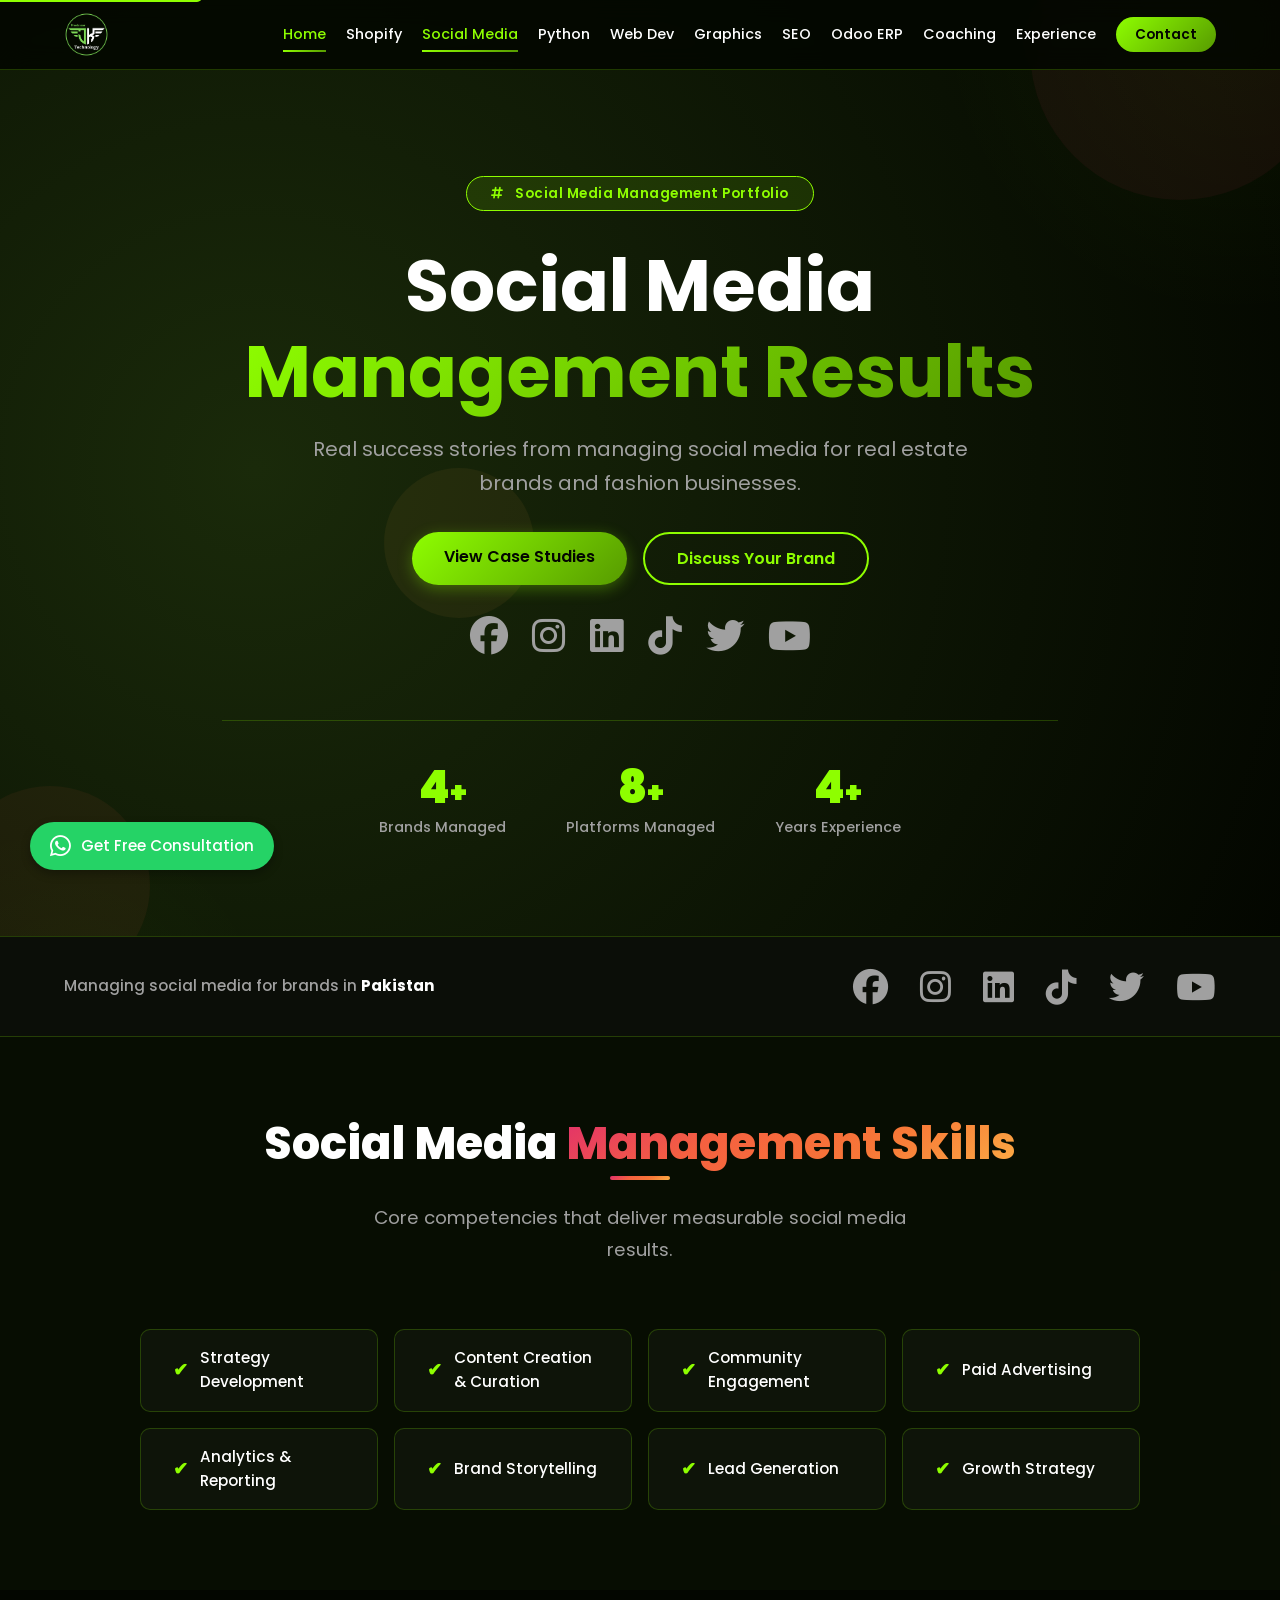
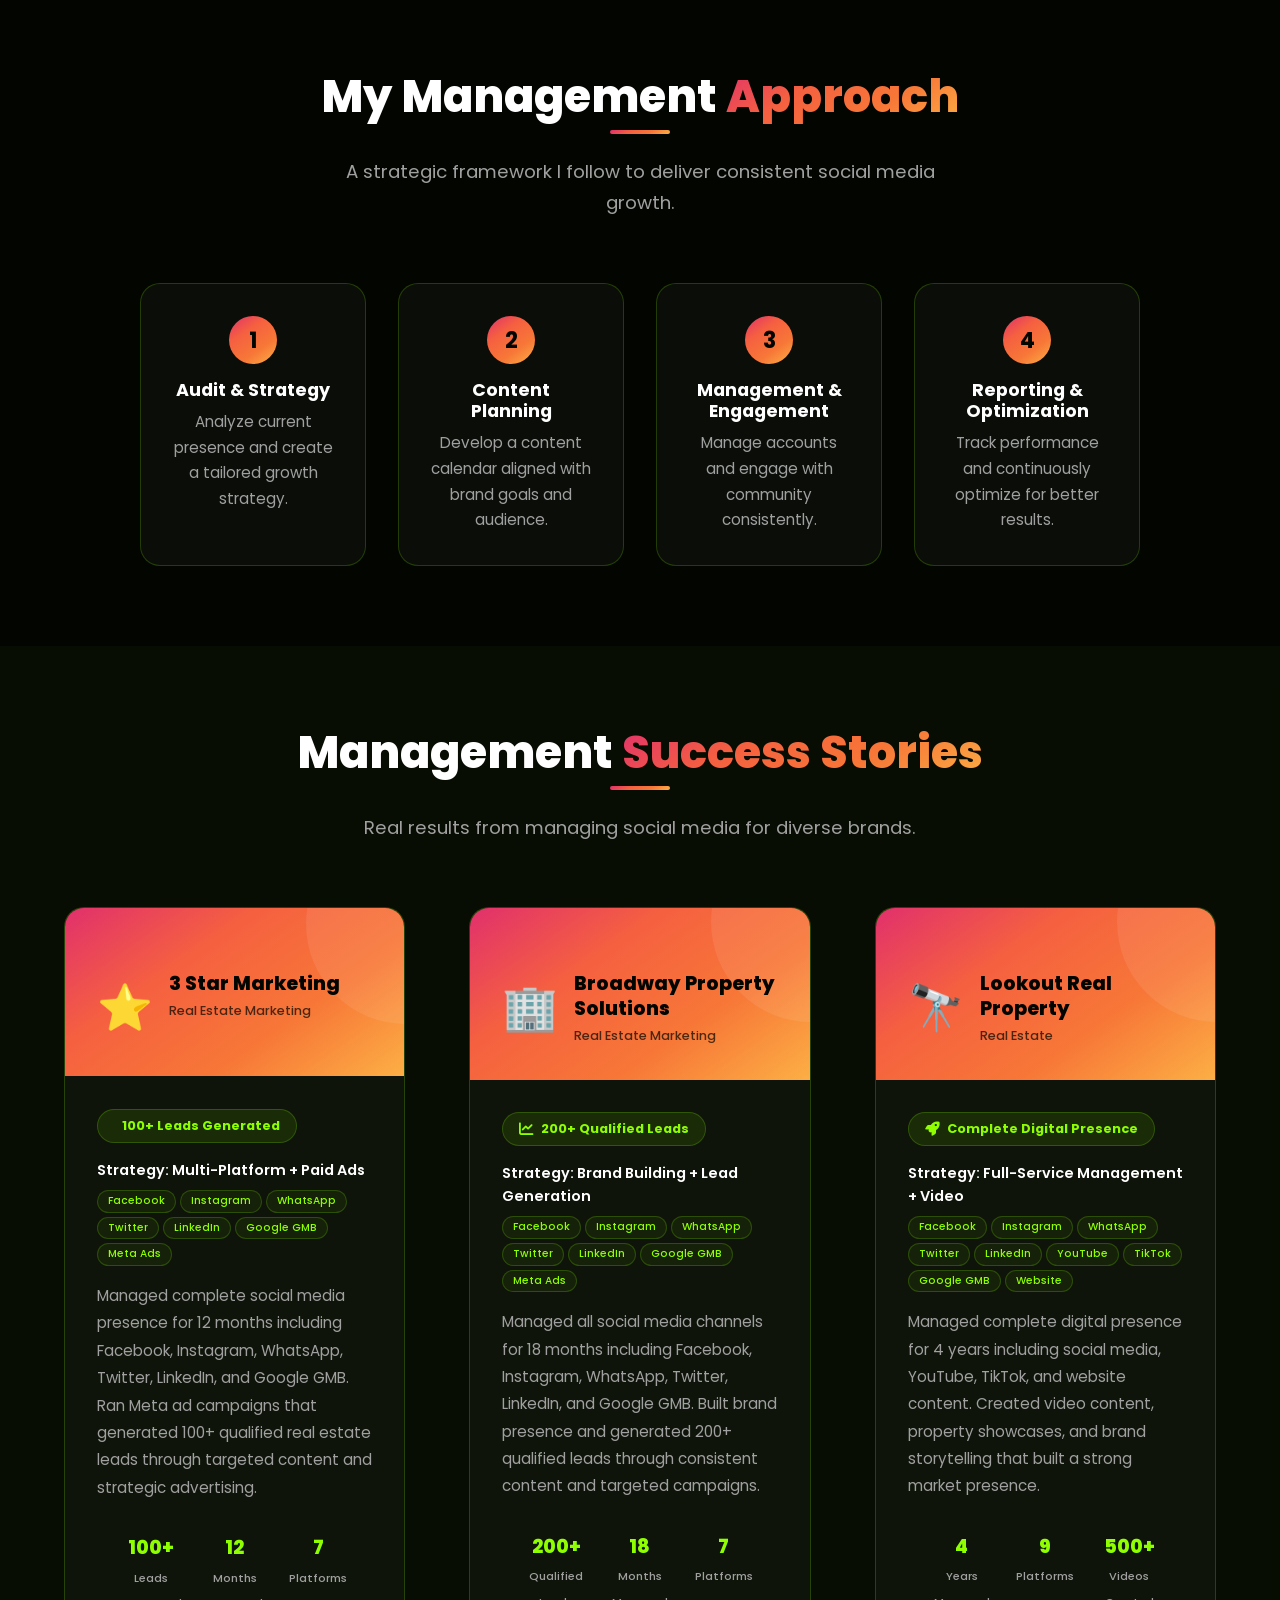
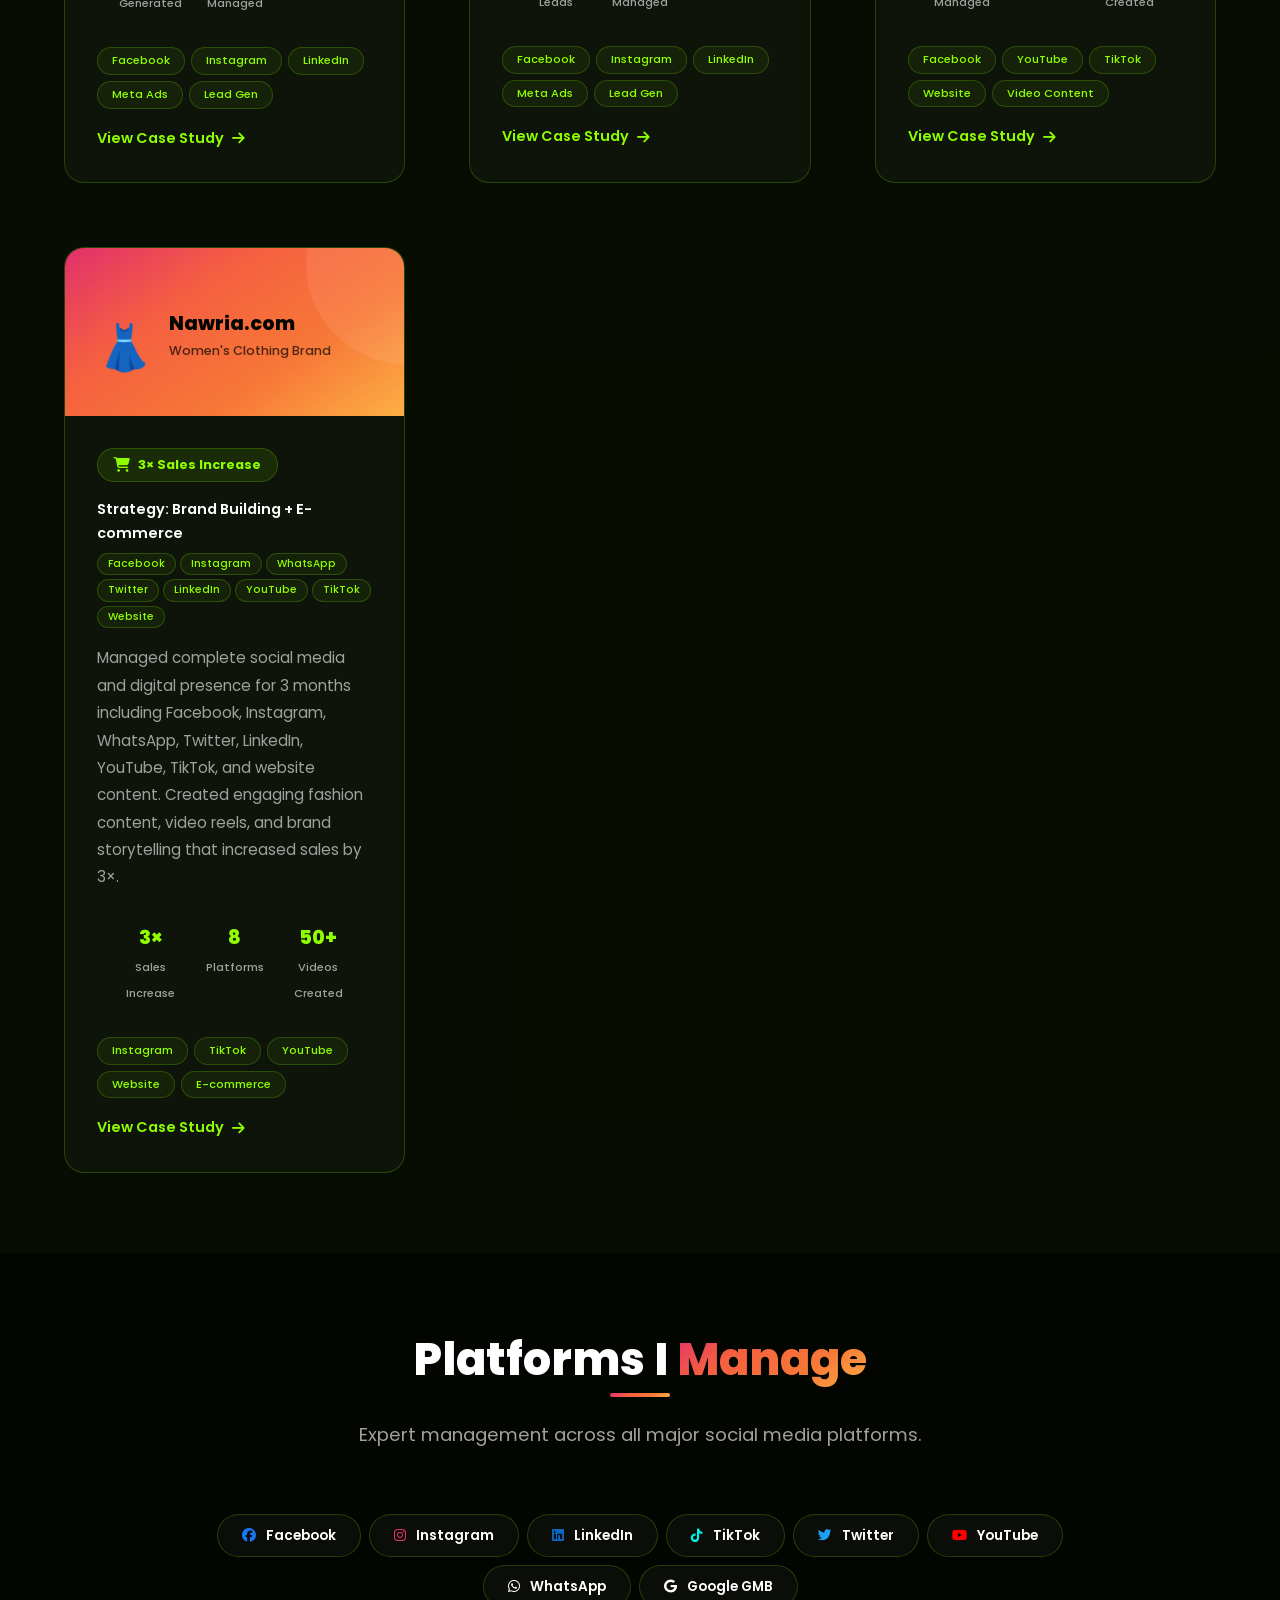
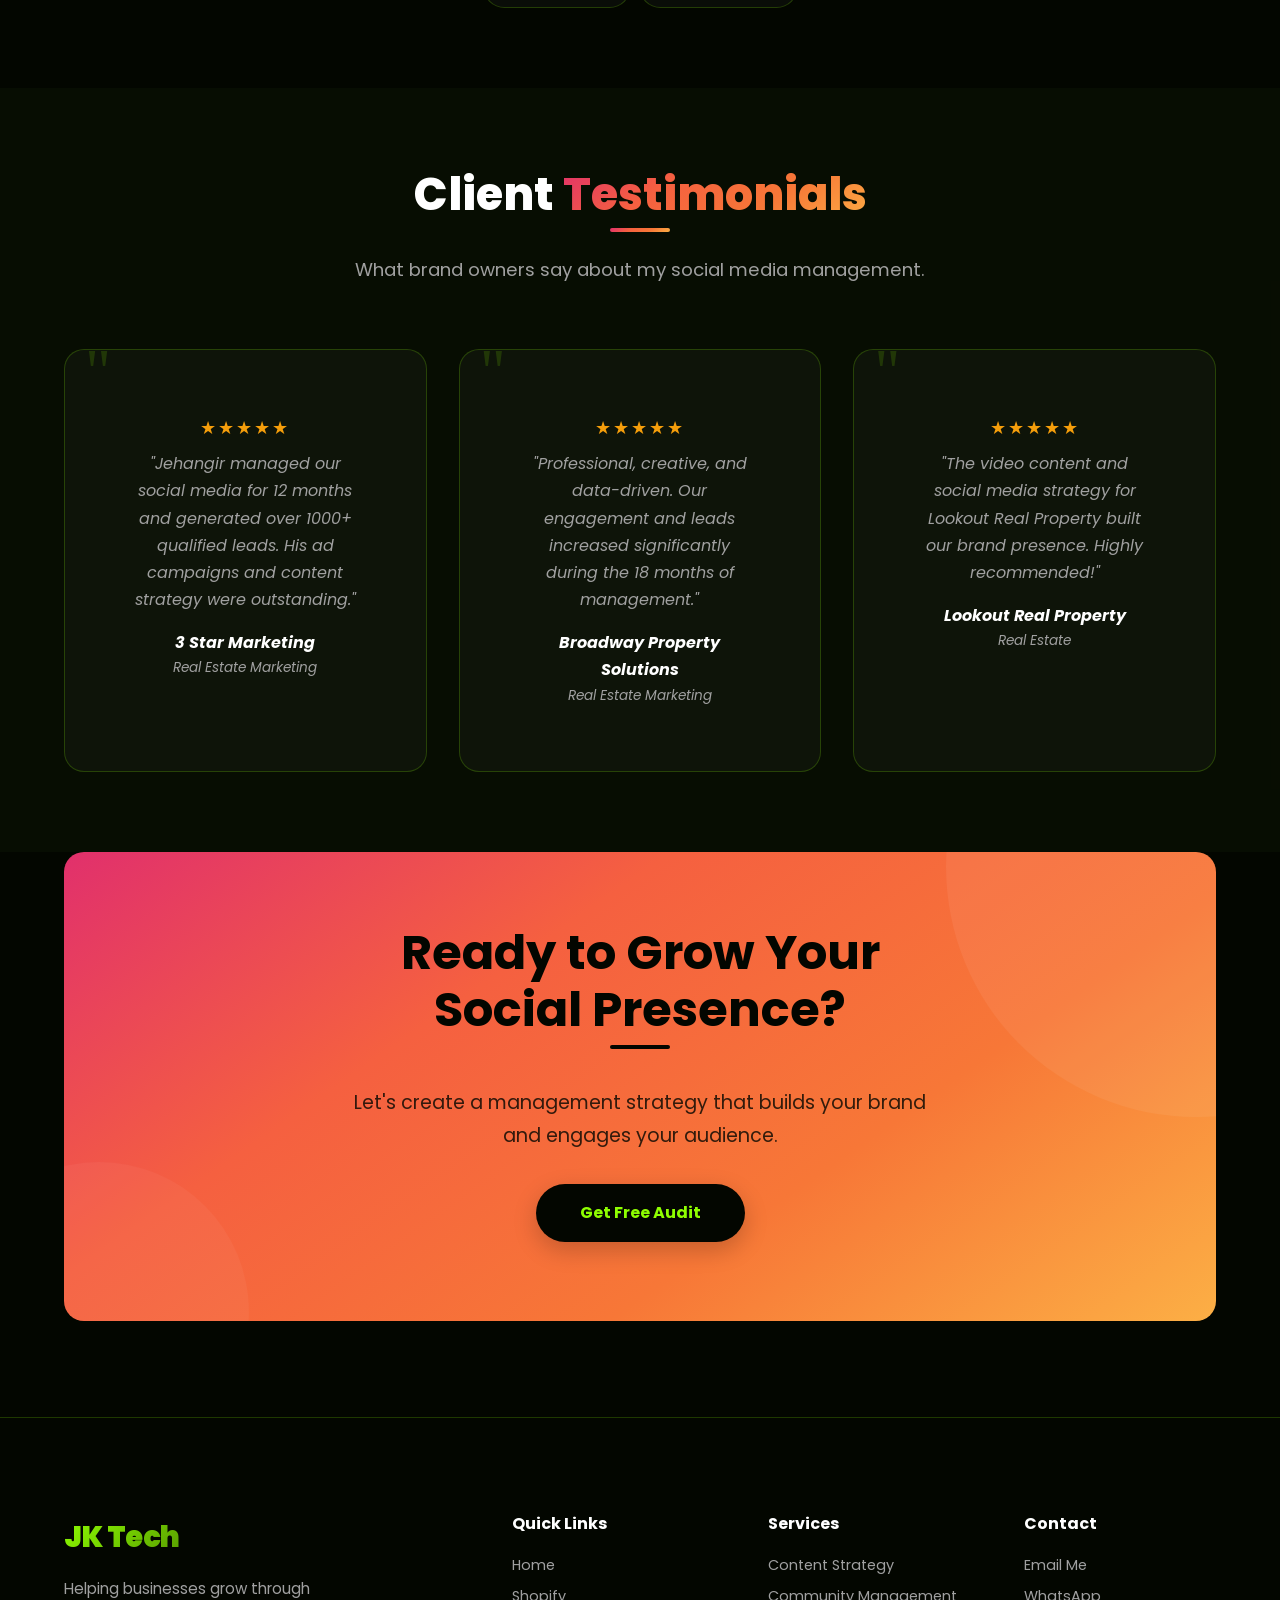
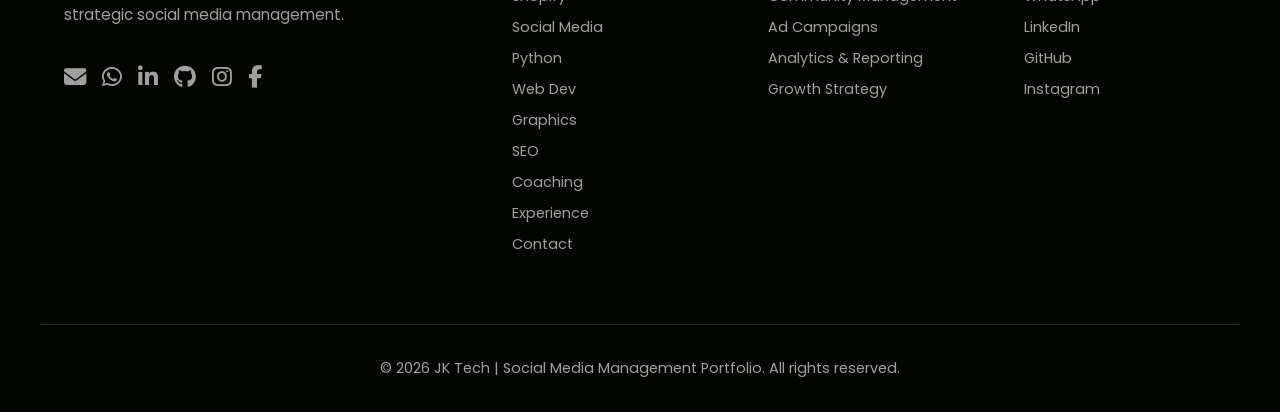
<file: social-media.html>
<!DOCTYPE html>
<html lang="en">
<head>
    <meta charset="UTF-8">
    <meta name="viewport" content="width=device-width, initial-scale=1.0">
    
    <!-- Primary Meta Tags -->
    <title>Social Media Management Portfolio | JK Tech – Strategy & Growth Results</title>
    <meta name="title" content="Social Media Management Portfolio | JK Tech – Strategy & Growth Results">
    <meta name="description" content="View my social media management portfolio featuring real results for 3 Star Marketing, Broadway Properties, Lookout Real Property, and Nawria.com.">
    <meta name="keywords" content="social media management portfolio, real estate social media, brand management, content strategy, lead generation">
    <meta name="author" content="Jehangir Khan">
    <meta name="robots" content="index, follow">
    <meta name="theme-color" content="#030600">
    
    <!-- Open Graph / Facebook -->
    <meta property="og:type" content="website">
    <meta property="og:url" content="https://www.jktech.pk/social-media.html">
    <meta property="og:title" content="Social Media Management Portfolio | JK Tech – Strategy & Growth Results">
    <meta property="og:description" content="View my social media management portfolio featuring real results for 3 Star Marketing, Broadway Properties, Lookout Real Property, and Nawria.com.">
    <meta property="og:image" content="https://www.jktech.pk/images/og-social.jpg">
    <meta property="og:site_name" content="JK Tech">
    
    <!-- Twitter -->
    <meta property="twitter:card" content="summary_large_image">
    <meta property="twitter:url" content="https://www.jktech.pk/social-media.html">
    <meta property="twitter:title" content="Social Media Management Portfolio | JK Tech – Strategy & Growth Results">
    <meta property="twitter:description" content="View my social media management portfolio featuring real results for real estate and fashion brands.">
    <meta property="twitter:image" content="https://www.jktech.pk/images/og-social.jpg">
    
    <!-- Canonical -->
    <link rel="canonical" href="https://www.jktech.pk/social-media.html">
    
    <!-- Favicon -->
    <link rel="icon" type="image/png" sizes="32x32" href="/favicon-32x32.png">
    <link rel="icon" type="image/png" sizes="16x16" href="/favicon-16x16.png">
    <link rel="apple-touch-icon" href="/apple-touch-icon.png">
    <link rel="manifest" href="/manifest.json">
    
    <!-- Fonts & Icons -->
    <link rel="preconnect" href="https://fonts.googleapis.com">
    <link rel="preconnect" href="https://fonts.gstatic.com" crossorigin>
    <link href="https://fonts.googleapis.com/css2?family=Poppins:wght@400;500;600;700;800;900&display=swap" rel="stylesheet">
    <link rel="stylesheet" href="https://cdnjs.cloudflare.com/ajax/libs/font-awesome/6.5.0/css/all.min.css">
    
    <!-- Main Stylesheet -->
    <link rel="stylesheet" href="css/style.css">
    
    <style>
        /* ============================================
           SOCIAL MEDIA MANAGEMENT PORTFOLIO - PURE PORTFOLIO
           ============================================ */
        
        /* ===== CSS VARIABLES ===== */
        :root {
            --social-gradient: linear-gradient(145deg, #E1306C, #F56040, #F77737, #FCAF45);
        }
        
        /* ===== HERO ===== */
        .page-hero {
            position: relative;
            overflow: hidden;
        }
        .page-hero .hero-content {
            max-width: 900px;
            margin: 0 auto;
            padding: var(--space-xl) var(--space-md);
            text-align: center;
            position: relative;
            z-index: 2;
        }
        .page-hero .hero-content h1 {
            font-size: clamp(2.8rem, 6vw, 4.5rem);
            margin-bottom: var(--space-sm);
        }
        .page-hero .hero-content .hero-subtitle {
            max-width: 700px;
            margin: var(--space-sm) auto var(--space-md);
            font-size: 1.25rem;
            color: var(--text-dim);
        }
        
        .hero-badge {
            display: inline-block;
            background: rgba(142, 254, 0, 0.12);
            border: 1px solid var(--primary);
            border-radius: var(--radius-full);
            padding: 0.35rem 1.5rem;
            font-size: 0.85rem;
            font-weight: 600;
            color: var(--primary);
            margin-bottom: var(--space-md);
            letter-spacing: 0.5px;
        }
        .hero-badge i {
            margin-right: 8px;
        }
        
        .hero-stats {
            display: flex;
            justify-content: center;
            gap: 60px;
            margin-top: 56px;
            padding-top: 40px;
            border-top: 1px solid var(--border-light);
            flex-wrap: wrap;
        }
        .hero-stats .stat {
            display: flex;
            flex-direction: column;
            align-items: center;
        }
        .hero-stats .stat-number {
            font-size: 2.8rem;
            font-weight: 900;
            color: var(--primary);
            line-height: 1.2;
        }
        .hero-stats .stat-number .plus {
            font-size: 1.8rem;
        }
        .hero-stats .stat-label {
            font-size: 0.9rem;
            color: var(--text-dim);
            font-weight: 500;
            margin-top: 2px;
        }
        
        /* Floating Shapes */
        .floating-shapes {
            position: absolute;
            inset: 0;
            pointer-events: none;
            overflow: hidden;
            z-index: 1;
        }
        .floating-shapes .shape {
            position: absolute;
            border-radius: 50%;
            opacity: 0.06;
            animation: floatShape 20s ease-in-out infinite;
        }
        .floating-shapes .shape:nth-child(1) {
            width: 300px;
            height: 300px;
            background: #E1306C;
            top: -100px;
            right: -50px;
            animation-delay: 0s;
        }
        .floating-shapes .shape:nth-child(2) {
            width: 200px;
            height: 200px;
            background: #F56040;
            bottom: -50px;
            left: -50px;
            animation-delay: -7s;
        }
        .floating-shapes .shape:nth-child(3) {
            width: 150px;
            height: 150px;
            background: #FCAF45;
            top: 50%;
            left: 30%;
            animation-delay: -14s;
        }
        
        @keyframes floatShape {
            0%, 100% { transform: translate(0, 0) scale(1); }
            33% { transform: translate(30px, -40px) scale(1.1); }
            66% { transform: translate(-20px, 30px) scale(0.9); }
        }
        
        /* Social Platform Icons */
        .social-platforms {
            display: flex;
            gap: 24px;
            margin: var(--space-md) 0 var(--space-lg);
            justify-content: center;
            font-size: 2.4rem;
        }
        .social-platforms i {
            color: var(--text-dim);
            transition: all var(--transition-base);
            cursor: default;
        }
        .social-platforms i:hover {
            transform: translateY(-6px) scale(1.1);
        }
        .social-platforms i.fa-facebook:hover { color: #1877F2; }
        .social-platforms i.fa-instagram:hover { color: #E1306C; }
        .social-platforms i.fa-linkedin:hover { color: #0A66C2; }
        .social-platforms i.fa-tiktok:hover { color: #00f2ea; }
        .social-platforms i.fa-twitter:hover { color: #1DA1F2; }
        .social-platforms i.fa-youtube:hover { color: #FF0000; }
        
        /* ===== TRUST BAR ===== */
        .trust-bar {
            background: var(--bg-card);
            padding: var(--space-md) 0;
            border-top: 1px solid var(--border-light);
            border-bottom: 1px solid var(--border-light);
        }
        .trust-bar .container {
            display: flex;
            justify-content: space-between;
            align-items: center;
            flex-wrap: wrap;
            gap: var(--space-md);
        }
        .trust-bar p {
            color: var(--text-dim);
            font-weight: 500;
            font-size: 0.95rem;
            margin: 0;
        }
        .trust-bar p strong {
            color: var(--text-light);
        }
        .trust-icons {
            display: flex;
            gap: 32px;
            font-size: 2.2rem;
            color: var(--text-dim);
        }
        .trust-icons i {
            transition: all var(--transition-base);
            cursor: default;
        }
        .trust-icons i:hover {
            color: var(--primary);
            transform: scale(1.15) translateY(-3px);
        }
        
        /* ===== EXPERTISE / SKILLS ===== */
        .expertise-grid {
            display: grid;
            grid-template-columns: repeat(4, 1fr);
            gap: var(--space-sm);
            max-width: 1000px;
            margin: 0 auto;
        }
        .expertise-item {
            background: var(--bg-card);
            padding: var(--space-sm) var(--space-md);
            border-radius: var(--radius-md);
            border: 1px solid var(--border-light);
            font-weight: 500;
            display: flex;
            align-items: center;
            gap: 12px;
            transition: all var(--transition-base);
            color: var(--text-light);
            font-size: 0.95rem;
        }
        .expertise-item:hover {
            transform: translateY(-4px) scale(1.02);
            box-shadow: var(--shadow-glow);
            border-color: var(--primary);
        }
        .expertise-item .icon {
            color: var(--primary);
            font-weight: 700;
            flex-shrink: 0;
            font-size: 1.1rem;
        }
        
        /* ===== MANAGEMENT APPROACH ===== */
        .approach-grid {
            display: grid;
            grid-template-columns: repeat(4, 1fr);
            gap: var(--space-md);
            max-width: 1000px;
            margin: 0 auto;
        }
        .approach-step {
            background: var(--bg-card);
            padding: var(--space-md);
            border-radius: var(--radius-lg);
            border: 1px solid var(--border-light);
            text-align: center;
            transition: all var(--transition-base);
        }
        .approach-step:hover {
            transform: translateY(-6px);
            box-shadow: var(--shadow-card-hover);
            border-color: var(--border-medium);
        }
        .approach-step .step-number {
            display: inline-block;
            width: 48px;
            height: 48px;
            background: var(--social-gradient);
            color: var(--bg-dark);
            font-weight: 700;
            font-size: 1.4rem;
            line-height: 48px;
            border-radius: 50%;
            margin-bottom: var(--space-sm);
        }
        .approach-step h3 {
            font-size: 1.1rem;
            margin-bottom: var(--space-xs);
            font-weight: 700;
            color: var(--text-light);
        }
        .approach-step p {
            font-size: 0.95rem;
            margin: 0;
            color: var(--text-dim);
        }
        
        /* ===== PROJECT CARDS ===== */
        .projects-grid {
            display: grid;
            grid-template-columns: repeat(3, 1fr);
            gap: var(--space-lg);
        }
        .project-card {
            background: var(--bg-card);
            border-radius: var(--radius-lg);
            overflow: hidden;
            border: 1px solid var(--border-light);
            transition: all var(--transition-slow);
            position: relative;
        }
        .project-card::after {
            content: '';
            position: absolute;
            inset: 0;
            border-radius: var(--radius-lg);
            border: 2px solid transparent;
            transition: border-color var(--transition-slow);
            pointer-events: none;
        }
        .project-card:hover::after {
            border-color: var(--primary);
        }
        .project-card:hover {
            transform: translateY(-12px);
            box-shadow: var(--shadow-card-hover);
        }
        
        .project-card .project-header {
            background: var(--social-gradient);
            padding: var(--space-lg) var(--space-md) var(--space-md);
            position: relative;
            overflow: hidden;
            min-height: 120px;
            display: flex;
            align-items: flex-start;
            gap: var(--space-sm);
        }
        .project-card .project-header::before {
            content: '';
            position: absolute;
            top: -50%;
            right: -30%;
            width: 200px;
            height: 200px;
            background: rgba(255,255,255,0.08);
            border-radius: 50%;
        }
        .project-card .project-header .icon {
            font-size: 2.8rem;
            color: var(--bg-dark);
            flex-shrink: 0;
            position: relative;
            z-index: 2;
        }
        .project-card .project-header .header-content {
            position: relative;
            z-index: 2;
        }
        .project-card .project-header h3 {
            font-size: 1.2rem;
            font-weight: 800;
            color: var(--bg-dark);
            margin: 0;
            line-height: 1.3;
        }
        .project-card .project-header .industry {
            font-size: 0.8rem;
            color: rgba(3, 6, 0, 0.7);
            font-weight: 500;
            margin-top: 2px;
        }
        
        .project-card .project-body {
            padding: var(--space-md);
        }
        .project-card .project-body .result-badge {
            display: inline-flex;
            align-items: center;
            gap: 8px;
            background: rgba(142, 254, 0, 0.1);
            color: var(--primary);
            padding: 6px 16px;
            border-radius: var(--radius-full);
            font-size: 0.8rem;
            font-weight: 700;
            border: 1px solid var(--border-light);
            margin-bottom: var(--space-sm);
        }
        .project-card .project-body .result-badge i {
            font-size: 0.9rem;
        }
        .project-card .project-body .management-approach {
            font-size: 0.9rem;
            color: var(--text-light);
            font-weight: 600;
            margin-bottom: var(--space-xs);
        }
        .project-card .project-body .platforms-managed {
            display: flex;
            flex-wrap: wrap;
            gap: 4px;
            margin: var(--space-xs) 0 var(--space-sm);
        }
        .project-card .project-body .platforms-managed span {
            background: rgba(142, 254, 0, 0.06);
            padding: 2px 10px;
            border-radius: var(--radius-full);
            font-size: 0.65rem;
            font-weight: 500;
            color: var(--text-muted);
            border: 1px solid var(--border-light);
        }
        .project-card .project-body p {
            font-size: 0.95rem;
            color: var(--text-dim);
            margin: 0 0 var(--space-sm);
            line-height: 1.8;
        }
        .project-card .project-body .platform-tags {
            display: flex;
            flex-wrap: wrap;
            gap: 6px;
            margin-bottom: var(--space-sm);
        }
        .project-card .project-body .platform-tags span {
            background: rgba(142, 254, 0, 0.06);
            padding: 4px 14px;
            border-radius: var(--radius-full);
            font-size: 0.7rem;
            font-weight: 500;
            color: var(--text-muted);
            border: 1px solid var(--border-light);
            transition: all var(--transition-base);
        }
        .project-card .project-body .platform-tags span:hover {
            background: rgba(142, 254, 0, 0.12);
            border-color: var(--primary);
            color: var(--text-light);
        }
        .project-card .project-body .project-metrics {
            display: grid;
            grid-template-columns: 1fr 1fr 1fr;
            gap: var(--space-xs);
            margin: var(--space-sm) 0;
            padding: var(--space-sm);
            background: var(--bg);
            border-radius: var(--radius-sm);
        }
        .project-card .project-body .project-metrics .metric {
            text-align: center;
        }
        .project-card .project-body .project-metrics .metric .value {
            display: block;
            font-size: 1.2rem;
            font-weight: 800;
            color: var(--primary);
        }
        .project-card .project-body .project-metrics .metric .label {
            font-size: 0.7rem;
            color: var(--text-dim);
            font-weight: 500;
        }
        .project-card .project-body .btn-link {
            color: var(--primary);
            font-weight: 600;
            display: inline-flex;
            align-items: center;
            gap: 8px;
            transition: all var(--transition-base);
            font-size: 0.9rem;
        }
        .project-card .project-body .btn-link i {
            transition: transform var(--transition-base);
        }
        .project-card .project-body .btn-link:hover {
            gap: 14px;
            color: var(--primary-light);
        }
        .project-card .project-body .btn-link:hover i {
            transform: translateX(6px);
        }
        
        /* ===== PLATFORM BADGES ===== */
        .platform-grid {
            display: flex;
            flex-wrap: wrap;
            gap: var(--space-xs);
            justify-content: center;
            max-width: 900px;
            margin: 0 auto;
        }
        .platform-badge {
            background: var(--bg-card);
            padding: 0.6rem 1.5rem;
            border-radius: var(--radius-full);
            font-weight: 600;
            font-size: 0.85rem;
            border: 1px solid var(--border-light);
            transition: all var(--transition-base);
            display: inline-flex;
            align-items: center;
            gap: 10px;
            color: var(--text-light);
        }
        .platform-badge:hover {
            transform: scale(1.06) translateY(-3px);
            box-shadow: var(--shadow-glow);
            border-color: var(--primary);
        }
        .platform-badge i.fa-facebook { color: #1877F2; }
        .platform-badge i.fa-instagram { color: #E1306C; }
        .platform-badge i.fa-linkedin { color: #0A66C2; }
        .platform-badge i.fa-tiktok { color: #00f2ea; }
        .platform-badge i.fa-twitter { color: #1DA1F2; }
        .platform-badge i.fa-youtube { color: #FF0000; }
        .platform-badge i.fa-pinterest { color: #E60023; }
        .platform-badge i.fa-snapchat { color: #FFFC00; }
        
        /* ===== TESTIMONIALS ===== */
        .testimonials-grid {
            display: grid;
            grid-template-columns: repeat(3, 1fr);
            gap: var(--space-md);
        }
        .testimonial-card {
            background: var(--bg-card);
            padding: var(--space-lg);
            border-radius: var(--radius-lg);
            border: 1px solid var(--border-light);
            text-align: center;
            transition: all var(--transition-base);
            position: relative;
        }
        .testimonial-card::before {
            content: '"';
            position: absolute;
            top: -10px;
            left: 20px;
            font-size: 4rem;
            color: var(--primary);
            opacity: 0.15;
            font-family: Georgia, serif;
            line-height: 1;
        }
        .testimonial-card:hover {
            transform: translateY(-8px);
            box-shadow: var(--shadow-card-hover);
            border-color: var(--border-medium);
        }
        .testimonial-card .stars {
            color: #f59e0b;
            font-size: 1.1rem;
            letter-spacing: 2px;
            margin-bottom: var(--space-xs);
        }
        .testimonial-card p {
            font-style: italic;
            font-size: 1rem;
            margin: var(--space-xs) 0 var(--space-sm);
            color: var(--text-dim);
            line-height: 1.7;
        }
        .testimonial-card .author {
            font-weight: 700;
            color: var(--text-light);
            margin: 0;
        }
        .testimonial-card .role {
            font-size: 0.85rem;
            color: var(--text-dim);
            margin: 0;
        }
        
        /* ===== CTA ===== */
        .cta-section {
            background: var(--social-gradient);
            color: var(--bg-dark);
            border-radius: var(--radius-lg);
            padding: 72px 56px;
            text-align: center;
            position: relative;
            overflow: hidden;
        }
        .cta-section::before {
            content: '';
            position: absolute;
            top: -50%;
            right: -20%;
            width: 500px;
            height: 500px;
            background: rgba(255,255,255,0.06);
            border-radius: 50%;
        }
        .cta-section::after {
            content: '';
            position: absolute;
            bottom: -30%;
            left: -10%;
            width: 300px;
            height: 300px;
            background: rgba(255,255,255,0.04);
            border-radius: 50%;
        }
        .cta-section h2 {
            color: var(--bg-dark);
            font-size: 3rem;
            position: relative;
            z-index: 2;
        }
        .cta-section h2::after {
            background: var(--bg-dark);
            left: 50%;
            transform: translateX(-50%);
        }
        .cta-section p {
            color: rgba(3, 6, 0, 0.8);
            max-width: 600px;
            margin: var(--space-sm) auto var(--space-md);
            font-size: 1.2rem;
            position: relative;
            z-index: 2;
        }
        .cta-section .btn {
            background: var(--bg-dark);
            color: var(--primary);
            box-shadow: 0 8px 24px rgba(0,0,0,0.2);
            position: relative;
            z-index: 2;
            font-weight: 700;
            padding: 16px 44px;
        }
        .cta-section .btn:hover {
            background: #0a1a00;
            color: var(--primary-light);
            box-shadow: 0 12px 36px rgba(0,0,0,0.3);
            transform: translateY(-3px);
        }
        
        /* ===== HEADER & FOOTER ===== */
        header {
            position: fixed;
            top: 0;
            left: 0;
            right: 0;
            background: rgba(3, 6, 0, 0.85);
            backdrop-filter: blur(12px);
            -webkit-backdrop-filter: blur(12px);
            z-index: 1000;
            padding: 12px 0;
            border-bottom: 1px solid var(--border-light);
            transition: all var(--transition-base);
        }
        header.shrink {
            padding: 8px 0;
            background: rgba(3, 6, 0, 0.95);
        }
        .header-inner {
            display: flex;
            justify-content: space-between;
            align-items: center;
            max-width: 1200px;
            margin: 0 auto;
            padding: 0 24px;
        }
        .logo {
            font-size: 1.8rem;
            font-weight: 900;
            background: var(--primary-gradient);
            -webkit-background-clip: text;
            -webkit-text-fill-color: transparent;
            background-clip: text;
            letter-spacing: -0.5px;
            z-index: 1001;
        }
        nav {
            display: flex;
            align-items: center;
            gap: 20px;
        }
        nav a {
            color: var(--text-light);
            font-weight: 500;
            font-size: 0.9rem;
            padding: 4px 0;
            position: relative;
            transition: color var(--transition-base);
        }
        nav a::before {
            content: '';
            position: absolute;
            bottom: -2px;
            left: 0;
            width: 0;
            height: 2px;
            background: var(--primary-gradient);
            transition: width var(--transition-base);
        }
        nav a:hover {
            color: var(--primary);
        }
        nav a:hover::before,
        nav a[aria-current="page"]::before {
            width: 100%;
        }
        nav a[aria-current="page"] {
            color: var(--primary);
        }
        .nav-cta {
            background: var(--primary-gradient);
            color: var(--bg-dark) !important;
            padding: 0.4rem 1.2rem !important;
            border-radius: var(--radius-full);
            font-weight: 600;
            font-size: 0.85rem;
        }
        .nav-cta::before {
            display: none !important;
        }
        .nav-cta:hover {
            transform: translateY(-2px);
            box-shadow: var(--shadow-glow);
            color: var(--bg-dark) !important;
        }
        .menu-toggle {
            display: none;
            flex-direction: column;
            cursor: pointer;
            background: transparent;
            border: none;
            padding: 0.5rem;
            z-index: 1001;
        }
        .bar {
            width: 25px;
            height: 3px;
            background: var(--text-light);
            margin: 3px 0;
            border-radius: 2px;
            transition: all var(--transition-base);
        }
        .menu-toggle.active .bar:nth-child(1) {
            transform: rotate(45deg) translate(5px, 5px);
        }
        .menu-toggle.active .bar:nth-child(2) {
            opacity: 0;
            transform: translateX(-10px);
        }
        .menu-toggle.active .bar:nth-child(3) {
            transform: rotate(-45deg) translate(7px, -6px);
        }

        footer {
            background: var(--bg-dark);
            padding: var(--space-xl) 0 var(--space-md);
            border-top: 1px solid var(--border-light);
            margin-top: var(--space-xl);
        }
        .footer-grid {
            display: grid;
            grid-template-columns: 2fr 1fr 1fr 1fr;
            gap: var(--space-lg);
            max-width: 1200px;
            margin: 0 auto;
            padding: 0 24px;
        }
        .footer-brand .logo {
            font-size: 1.8rem;
            font-weight: 900;
            background: var(--primary-gradient);
            -webkit-background-clip: text;
            -webkit-text-fill-color: transparent;
            background-clip: text;
            display: inline-block;
        }
        .footer-brand p {
            color: var(--text-dim);
            max-width: 300px;
            margin: var(--space-sm) 0 var(--space-md);
            font-size: 0.95rem;
        }
        .footer-socials {
            display: flex;
            gap: var(--space-sm);
            font-size: 1.4rem;
        }
        .footer-socials a {
            color: var(--text-dim);
            transition: all var(--transition-base);
        }
        .footer-socials a:hover {
            color: var(--primary);
            transform: translateY(-3px);
        }
        .footer-col h4 {
            font-size: 1rem;
            font-weight: 700;
            color: var(--text-light);
            margin-bottom: var(--space-sm);
        }
        .footer-col a {
            display: block;
            color: var(--text-dim);
            padding: 4px 0;
            font-size: 0.9rem;
            transition: color var(--transition-base);
        }
        .footer-col a:hover {
            color: var(--primary);
        }
        .footer-bottom {
            border-top: 1px solid var(--border-light);
            margin-top: var(--space-lg);
            padding-top: var(--space-md);
            text-align: center;
            color: var(--text-dim);
            font-size: 0.9rem;
            max-width: 1200px;
            margin-left: auto;
            margin-right: auto;
            padding-left: 24px;
            padding-right: 24px;
        }

        /* ===== CONTAINER ===== */
        .container {
            max-width: 1200px;
            margin: 0 auto;
            padding: 0 24px;
        }
        .section {
            padding: 80px 0;
        }
        .section-title {
            text-align: center;
            margin-bottom: var(--space-lg);
        }
        .section-title h2 {
            font-size: 2.8rem;
            font-weight: 800;
            display: inline-block;
            position: relative;
            margin-bottom: 16px;
        }
        .section-title h2 .highlight {
            background: var(--social-gradient);
            -webkit-background-clip: text;
            -webkit-text-fill-color: transparent;
            background-clip: text;
        }
        .section-title h2::after {
            content: '';
            position: absolute;
            bottom: -10px;
            left: 50%;
            transform: translateX(-50%);
            width: 60px;
            height: 4px;
            background: var(--social-gradient);
            border-radius: 2px;
        }
        .section-title p {
            max-width: 600px;
            margin: var(--space-sm) auto 0;
            color: var(--text-dim);
            font-size: 1.15rem;
        }

        /* ===== BUTTONS ===== */
        .btn {
            display: inline-block;
            background: var(--primary-gradient);
            color: var(--bg-dark);
            font-weight: 600;
            padding: 0.75rem 2rem;
            border-radius: var(--radius-full);
            text-decoration: none;
            border: none;
            cursor: pointer;
            transition: all var(--transition-base);
            position: relative;
            overflow: hidden;
            z-index: 1;
            box-shadow: var(--shadow-glow);
            min-width: 180px;
            text-align: center;
            font-size: 1rem;
        }
        .btn::before {
            content: '';
            position: absolute;
            top: 0;
            left: -100%;
            width: 100%;
            height: 100%;
            background: linear-gradient(90deg, transparent, rgba(255,255,255,0.2), transparent);
            transition: left var(--transition-slow);
            z-index: -1;
        }
        .btn:hover {
            transform: translateY(-3px);
            box-shadow: var(--shadow-glow-hover);
            color: var(--bg-dark);
        }
        .btn:hover::before {
            left: 100%;
        }
        .btn-outline {
            background: transparent;
            color: var(--primary);
            border: 2px solid var(--primary);
            box-shadow: none;
        }
        .btn-outline:hover {
            background: var(--primary);
            color: var(--bg-dark);
            box-shadow: var(--shadow-glow);
        }

        /* ===== FLOATING ELEMENTS ===== */
        #back-to-top {
            position: fixed;
            bottom: 30px;
            right: 30px;
            width: 50px;
            height: 50px;
            background: var(--primary-gradient);
            color: var(--bg-dark);
            border: none;
            border-radius: 50%;
            font-size: 1.5rem;
            cursor: pointer;
            display: none;
            align-items: center;
            justify-content: center;
            z-index: 999;
            transition: all var(--transition-base);
            box-shadow: var(--shadow-glow);
        }
        #back-to-top:hover {
            transform: translateY(-5px) scale(1.05);
            box-shadow: var(--shadow-glow-hover);
        }
        #back-to-top.visible {
            display: flex;
        }
        .whatsapp-float {
            position: fixed;
            bottom: 30px;
            left: 30px;
            background: #25D366;
            color: white;
            border-radius: var(--radius-full);
            padding: 12px 20px;
            display: flex;
            align-items: center;
            gap: 10px;
            text-decoration: none;
            font-weight: 500;
            z-index: 999;
            box-shadow: 0 4px 10px rgba(0,0,0,0.3);
            transition: all var(--transition-base);
            border: none;
            cursor: pointer;
            font-family: inherit;
            font-size: 0.95rem;
        }
        .whatsapp-float:hover {
            transform: scale(1.05) translateY(-3px);
            box-shadow: 0 8px 20px rgba(37,211,102,0.4);
        }
        .whatsapp-float i {
            font-size: 1.5rem;
        }
        #progress-bar {
            position: fixed;
            top: 0;
            left: 0;
            height: 4px;
            background: var(--primary-gradient);
            z-index: 9999;
            width: 0%;
            transition: width 0.1s;
        }
        .skip-link {
            position: absolute;
            top: -40px;
            left: 0;
            background: var(--primary);
            color: var(--bg-dark);
            padding: 8px 16px;
            z-index: 1001;
            text-decoration: none;
            border-radius: 0 0 var(--radius-sm) 0;
            transition: top var(--transition-base);
            font-weight: 600;
        }
        .skip-link:focus {
            top: 0;
        }

        /* ===== RESPONSIVE ===== */
        @media (max-width: 1024px) {
            .projects-grid {
                grid-template-columns: repeat(2, 1fr);
                gap: var(--space-md);
            }
            .expertise-grid {
                grid-template-columns: repeat(2, 1fr);
            }
            .approach-grid {
                grid-template-columns: repeat(2, 1fr);
            }
            .testimonials-grid {
                grid-template-columns: repeat(2, 1fr);
            }
            .hero-stats {
                gap: 32px;
            }
            .hero-stats .stat-number {
                font-size: 2.2rem;
            }
            .trust-bar .container {
                justify-content: center;
                text-align: center;
            }
            .footer-grid {
                grid-template-columns: 1fr 1fr;
                gap: var(--space-md);
            }
        }

        @media (max-width: 768px) {
            body {
                padding-top: 70px;
            }
            .menu-toggle {
                display: flex;
            }
            nav {
                position: fixed;
                top: 0;
                right: -100%;
                width: 75%;
                max-width: 320px;
                height: 100vh;
                background: var(--bg-dark);
                flex-direction: column;
                padding: 5rem 2rem 2rem;
                transition: right var(--transition-base);
                box-shadow: -5px 0 30px rgba(0,0,0,0.5);
                z-index: 1000;
                border-left: 1px solid var(--border-light);
                gap: var(--space-sm);
                overflow-y: auto;
                align-items: flex-start;
            }
            nav.active {
                right: 0;
            }
            nav a {
                font-size: 1.1rem;
                padding: 0.5rem 0;
            }
            .nav-cta {
                margin-top: var(--space-xs);
            }
            body.no-scroll {
                overflow: hidden;
            }

            .page-hero .hero-content {
                padding: var(--space-lg) var(--space-sm);
            }
            .page-hero .hero-content h1 {
                font-size: 2.2rem;
            }
            .page-hero .hero-content .hero-subtitle {
                font-size: 1rem;
            }
            .projects-grid {
                grid-template-columns: 1fr;
                gap: var(--space-md);
            }
            .expertise-grid {
                grid-template-columns: 1fr 1fr;
            }
            .approach-grid {
                grid-template-columns: 1fr;
            }
            .testimonials-grid {
                grid-template-columns: 1fr;
            }
            .hero-stats {
                gap: 20px;
                margin-top: 32px;
                padding-top: 24px;
            }
            .hero-stats .stat-number {
                font-size: 1.8rem;
            }
            .social-platforms {
                font-size: 1.8rem;
                gap: 16px;
            }
            .project-card .project-header {
                padding: var(--space-md);
                min-height: 100px;
            }
            .project-card .project-header .icon {
                font-size: 2.2rem;
            }
            .project-card .project-header h3 {
                font-size: 1rem;
            }
            .project-card .project-body .project-metrics {
                grid-template-columns: 1fr 1fr 1fr;
                gap: 4px;
            }
            .cta-section {
                padding: 48px 24px;
            }
            .cta-section h2 {
                font-size: 2rem;
            }
            .cta-section p {
                font-size: 1rem;
            }
            .trust-icons {
                gap: 20px;
                font-size: 1.6rem;
            }
            .footer-grid {
                grid-template-columns: 1fr;
                gap: var(--space-md);
                text-align: center;
            }
            .footer-brand p {
                margin: var(--space-sm) auto;
            }
            .footer-socials {
                justify-content: center;
            }
            .whatsapp-float span {
                display: none;
            }
            .whatsapp-float {
                border-radius: 50%;
                padding: 14px;
            }
            #back-to-top {
                width: 44px;
                height: 44px;
                font-size: 1.2rem;
            }
        }

        @media (max-width: 480px) {
            .expertise-grid {
                grid-template-columns: 1fr;
            }
            .hero-stats {
                gap: 16px;
            }
            .hero-stats .stat-number {
                font-size: 1.5rem;
            }
            .hero-stats .stat-label {
                font-size: 0.75rem;
            }
            .social-platforms {
                font-size: 1.4rem;
                gap: 12px;
            }
            .project-card .project-body .project-metrics {
                grid-template-columns: 1fr;
                gap: 8px;
            }
            .project-card .project-body .project-metrics .metric {
                display: flex;
                justify-content: space-between;
                padding: 4px 0;
                border-bottom: 1px solid var(--border-light);
            }
            .project-card .project-body .project-metrics .metric:last-child {
                border-bottom: none;
            }
            .platform-badge {
                font-size: 0.75rem;
                padding: 0.4rem 1rem;
            }
            .trust-icons {
                gap: 14px;
                font-size: 1.3rem;
            }
            .cta-section .btn {
                padding: 14px 28px;
                font-size: 0.95rem;
                width: 100%;
            }
            .logo {
                font-size: 1.4rem;
            }
            .section-title h2 {
                font-size: 2rem;
            }
        }

        /* ===== ANIMATIONS ===== */
        .fade-up {
            opacity: 0;
            transform: translateY(40px);
            transition: all 0.8s cubic-bezier(0.25, 0.46, 0.45, 0.94);
        }
        .fade-up.visible {
            opacity: 1;
            transform: translateY(0);
        }
        .scale-in {
            opacity: 0;
            transform: scale(0.92);
            transition: all 0.6s cubic-bezier(0.25, 0.46, 0.45, 0.94);
        }
        .scale-in.visible {
            opacity: 1;
            transform: scale(1);
        }
    </style>
</head>
<body>

    <!-- Progress Bar -->
    <div id="progress-bar" role="progressbar" aria-label="Scroll progress"></div>

    <!-- Skip Link -->
    <a href="#main-content" class="skip-link">Skip to main content</a>

    <!-- HEADER -->
    <header id="main-header">
        <div class="header-inner">
            <a href="index.html" class="logo">
                <img src="images/jk-logo.png" alt="JK Tech Logo" height="70">
            </a>
            <nav aria-label="Main navigation" id="main-nav">
    <a href="index.html" aria-current="page">Home</a>
    <a href="shopify.html">Shopify</a>
    <a href="social-media.html"aria-current="page">Social Media</a>
    <a href="python.html">Python</a>
    <a href="web-dev.html">Web Dev</a>
    <a href="graphics.html">Graphics</a>
    <a href="seo.html">SEO</a>
    <a href="odoo.html">Odoo ERP</a>
    <a href="business-coaching.html">Coaching</a>
    <a href="experience.html">Experience</a>
    <a href="contact.html" class="nav-cta">Contact</a>
</nav>
            <button class="menu-toggle" id="mobile-menu" aria-label="Toggle menu" aria-expanded="false">
                <span class="bar"></span>
                <span class="bar"></span>
                <span class="bar"></span>
            </button>
        </div>
    </header>

    <main id="main-content">

        <!-- HERO -->
        <section class="page-hero hero">
            <div class="floating-shapes">
                <div class="shape"></div>
                <div class="shape"></div>
                <div class="shape"></div>
            </div>
            <div class="hero-content">
                <div class="hero-badge">
                    <i class="fas fa-hashtag"></i> Social Media Management Portfolio
                </div>
                <h1>Social Media <span class="highlight">Management Results</span></h1>
                <p class="hero-subtitle">
                    Real success stories from managing social media for real estate brands and fashion businesses.
                </p>
                <div class="hero-actions" style="justify-content: center;">
                    <a href="#projects" class="btn">View Case Studies</a>
                    <a href="contact.html" class="btn btn-outline">Discuss Your Brand</a>
                </div>
                
                <div class="social-platforms">
                    <i class="fab fa-facebook" title="Facebook"></i>
                    <i class="fab fa-instagram" title="Instagram"></i>
                    <i class="fab fa-linkedin" title="LinkedIn"></i>
                    <i class="fab fa-tiktok" title="TikTok"></i>
                    <i class="fab fa-twitter" title="Twitter"></i>
                    <i class="fab fa-youtube" title="YouTube"></i>
                </div>
                
                <div class="hero-stats">
                    <div class="stat">
                        <span class="stat-number">4<span class="plus">+</span></span>
                        <span class="stat-label">Brands Managed</span>
                    </div>
                    <div class="stat">
                        <span class="stat-number">8<span class="plus">+</span></span>
                        <span class="stat-label">Platforms Managed</span>
                    </div>
                    <div class="stat">
                        <span class="stat-number">4<span class="plus">+</span></span>
                        <span class="stat-label">Years Experience</span>
                    </div>
                </div>
            </div>
        </section>

        <!-- TRUST BAR -->
        <section class="trust-bar" aria-label="Trust indicators">
            <div class="container">
                <p>Managing social media for brands in <strong>Pakistan</strong></p>
                <div class="trust-icons">
                    <i class="fab fa-facebook" title="Facebook"></i>
                    <i class="fab fa-instagram" title="Instagram"></i>
                    <i class="fab fa-linkedin" title="LinkedIn"></i>
                    <i class="fab fa-tiktok" title="TikTok"></i>
                    <i class="fab fa-twitter" title="Twitter"></i>
                    <i class="fab fa-youtube" title="YouTube"></i>
                </div>
            </div>
        </section>

        <!-- EXPERTISE / SKILLS -->
        <section class="section" style="background: rgba(26, 42, 10, 0.2);" aria-labelledby="expertise-heading">
            <div class="container">
                <div class="section-title">
                    <h2 id="expertise-heading">Social Media <span class="highlight">Management Skills</span></h2>
                    <p>Core competencies that deliver measurable social media results.</p>
                </div>
                <div class="expertise-grid">
                    <div class="expertise-item"><span class="icon">✔</span> Strategy Development</div>
                    <div class="expertise-item"><span class="icon">✔</span> Content Creation &amp; Curation</div>
                    <div class="expertise-item"><span class="icon">✔</span> Community Engagement</div>
                    <div class="expertise-item"><span class="icon">✔</span> Paid Advertising</div>
                    <div class="expertise-item"><span class="icon">✔</span> Analytics &amp; Reporting</div>
                    <div class="expertise-item"><span class="icon">✔</span> Brand Storytelling</div>
                    <div class="expertise-item"><span class="icon">✔</span> Lead Generation</div>
                    <div class="expertise-item"><span class="icon">✔</span> Growth Strategy</div>
                </div>
            </div>
        </section>

        <!-- MANAGEMENT APPROACH -->
        <section class="section" aria-labelledby="approach-heading">
            <div class="container">
                <div class="section-title">
                    <h2 id="approach-heading">My Management <span class="highlight">Approach</span></h2>
                    <p>A strategic framework I follow to deliver consistent social media growth.</p>
                </div>
                <div class="approach-grid">
                    <div class="approach-step scale-in">
                        <div class="step-number">1</div>
                        <h3>Audit &amp; Strategy</h3>
                        <p>Analyze current presence and create a tailored growth strategy.</p>
                    </div>
                    <div class="approach-step scale-in">
                        <div class="step-number">2</div>
                        <h3>Content Planning</h3>
                        <p>Develop a content calendar aligned with brand goals and audience.</p>
                    </div>
                    <div class="approach-step scale-in">
                        <div class="step-number">3</div>
                        <h3>Management &amp; Engagement</h3>
                        <p>Manage accounts and engage with community consistently.</p>
                    </div>
                    <div class="approach-step scale-in">
                        <div class="step-number">4</div>
                        <h3>Reporting &amp; Optimization</h3>
                        <p>Track performance and continuously optimize for better results.</p>
                    </div>
                </div>
            </div>
        </section>

        <!-- SUCCESS STORIES -->
        <section class="section" style="background: rgba(26, 42, 10, 0.2);" id="projects" aria-labelledby="projects-heading">
            <div class="container">
                <div class="section-title">
                    <h2 id="projects-heading">Management <span class="highlight">Success Stories</span></h2>
                    <p>Real results from managing social media for diverse brands.</p>
                </div>
                <div class="projects-grid">
                    <!-- Project 1 - 3 Star Marketing -->
                    <div class="project-card fade-up">
                        <div class="project-header">
                            <span class="icon">⭐</span>
                            <div class="header-content">
                                <h3>3 Star Marketing</h3>
                                <span class="industry">Real Estate Marketing</span>
                            </div>
                        </div>
                        <div class="project-body">
                            <div class="result-badge">
                                <i class="fas fa-lead"></i> 100+ Leads Generated
                            </div>
                            <div class="management-approach">Strategy: Multi-Platform + Paid Ads</div>
                            <div class="platforms-managed">
                                <span>Facebook</span>
                                <span>Instagram</span>
                                <span>WhatsApp</span>
                                <span>Twitter</span>
                                <span>LinkedIn</span>
                                <span>Google GMB</span>
                                <span>Meta Ads</span>
                            </div>
                            <p>Managed complete social media presence for 12 months including Facebook, Instagram, WhatsApp, Twitter, LinkedIn, and Google GMB. Ran Meta ad campaigns that generated 100+ qualified real estate leads through targeted content and strategic advertising.</p>
                            <div class="project-metrics">
                                <div class="metric">
                                    <span class="value">100+</span>
                                    <span class="label">Leads Generated</span>
                                </div>
                                <div class="metric">
                                    <span class="value">12</span>
                                    <span class="label">Months Managed</span>
                                </div>
                                <div class="metric">
                                    <span class="value">7</span>
                                    <span class="label">Platforms</span>
                                </div>
                            </div>
                            <div class="platform-tags">
                                <span>Facebook</span>
                                <span>Instagram</span>
                                <span>LinkedIn</span>
                                <span>Meta Ads</span>
                                <span>Lead Gen</span>
                            </div>
                            <a href="#" class="btn-link">View Case Study <i class="fas fa-arrow-right"></i></a>
                        </div>
                    </div>

                    <!-- Project 2 - Broadway Property Solutions -->
                    <div class="project-card fade-up">
                        <div class="project-header">
                            <span class="icon">🏢</span>
                            <div class="header-content">
                                <h3>Broadway Property Solutions</h3>
                                <span class="industry">Real Estate Marketing</span>
                            </div>
                        </div>
                        <div class="project-body">
                            <div class="result-badge">
                                <i class="fas fa-chart-line"></i> 200+ Qualified Leads
                            </div>
                            <div class="management-approach">Strategy: Brand Building + Lead Generation</div>
                            <div class="platforms-managed">
                                <span>Facebook</span>
                                <span>Instagram</span>
                                <span>WhatsApp</span>
                                <span>Twitter</span>
                                <span>LinkedIn</span>
                                <span>Google GMB</span>
                                <span>Meta Ads</span>
                            </div>
                            <p>Managed all social media channels for 18 months including Facebook, Instagram, WhatsApp, Twitter, LinkedIn, and Google GMB. Built brand presence and generated 200+ qualified leads through consistent content and targeted campaigns.</p>
                            <div class="project-metrics">
                                <div class="metric">
                                    <span class="value">200+</span>
                                    <span class="label">Qualified Leads</span>
                                </div>
                                <div class="metric">
                                    <span class="value">18</span>
                                    <span class="label">Months Managed</span>
                                </div>
                                <div class="metric">
                                    <span class="value">7</span>
                                    <span class="label">Platforms</span>
                                </div>
                            </div>
                            <div class="platform-tags">
                                <span>Facebook</span>
                                <span>Instagram</span>
                                <span>LinkedIn</span>
                                <span>Meta Ads</span>
                                <span>Lead Gen</span>
                            </div>
                            <a href="#" class="btn-link">View Case Study <i class="fas fa-arrow-right"></i></a>
                        </div>
                    </div>

                    <!-- Project 3 - Lookout Real Property -->
                    <div class="project-card fade-up">
                        <div class="project-header">
                            <span class="icon">🔭</span>
                            <div class="header-content">
                                <h3>Lookout Real Property</h3>
                                <span class="industry">Real Estate</span>
                            </div>
                        </div>
                        <div class="project-body">
                            <div class="result-badge">
                                <i class="fas fa-rocket"></i> Complete Digital Presence
                            </div>
                            <div class="management-approach">Strategy: Full-Service Management + Video</div>
                            <div class="platforms-managed">
                                <span>Facebook</span>
                                <span>Instagram</span>
                                <span>WhatsApp</span>
                                <span>Twitter</span>
                                <span>LinkedIn</span>
                                <span>YouTube</span>
                                <span>TikTok</span>
                                <span>Google GMB</span>
                                <span>Website</span>
                            </div>
                            <p>Managed complete digital presence for 4 years including social media, YouTube, TikTok, and website content. Created video content, property showcases, and brand storytelling that built a strong market presence.</p>
                            <div class="project-metrics">
                                <div class="metric">
                                    <span class="value">4</span>
                                    <span class="label">Years Managed</span>
                                </div>
                                <div class="metric">
                                    <span class="value">9</span>
                                    <span class="label">Platforms</span>
                                </div>
                                <div class="metric">
                                    <span class="value">500+</span>
                                    <span class="label">Videos Created</span>
                                </div>
                            </div>
                            <div class="platform-tags">
                                <span>Facebook</span>
                                <span>YouTube</span>
                                <span>TikTok</span>
                                <span>Website</span>
                                <span>Video Content</span>
                            </div>
                            <a href="#" class="btn-link">View Case Study <i class="fas fa-arrow-right"></i></a>
                        </div>
                    </div>

                    <!-- Project 4 - Nawria.com -->
                    <div class="project-card fade-up">
                        <div class="project-header">
                            <span class="icon">👗</span>
                            <div class="header-content">
                                <h3>Nawria.com</h3>
                                <span class="industry">Women's Clothing Brand</span>
                            </div>
                        </div>
                        <div class="project-body">
                            <div class="result-badge">
                                <i class="fas fa-shopping-cart"></i> 3× Sales Increase
                            </div>
                            <div class="management-approach">Strategy: Brand Building + E-commerce</div>
                            <div class="platforms-managed">
                                <span>Facebook</span>
                                <span>Instagram</span>
                                <span>WhatsApp</span>
                                <span>Twitter</span>
                                <span>LinkedIn</span>
                                <span>YouTube</span>
                                <span>TikTok</span>
                                <span>Website</span>
                            </div>
                            <p>Managed complete social media and digital presence for 3 months including Facebook, Instagram, WhatsApp, Twitter, LinkedIn, YouTube, TikTok, and website content. Created engaging fashion content, video reels, and brand storytelling that increased sales by 3×.</p>
                            <div class="project-metrics">
                                <div class="metric">
                                    <span class="value">3×</span>
                                    <span class="label">Sales Increase</span>
                                </div>
                                <div class="metric">
                                    <span class="value">8</span>
                                    <span class="label">Platforms</span>
                                </div>
                                <div class="metric">
                                    <span class="value">50+</span>
                                    <span class="label">Videos Created</span>
                                </div>
                            </div>
                            <div class="platform-tags">
                                <span>Instagram</span>
                                <span>TikTok</span>
                                <span>YouTube</span>
                                <span>Website</span>
                                <span>E-commerce</span>
                            </div>
                            <a href="#" class="btn-link">View Case Study <i class="fas fa-arrow-right"></i></a>
                        </div>
                    </div>
                </div>
            </div>
        </section>

        <!-- PLATFORMS -->
        <section class="section" aria-labelledby="platforms-heading">
            <div class="container">
                <div class="section-title">
                    <h2 id="platforms-heading">Platforms I <span class="highlight">Manage</span></h2>
                    <p>Expert management across all major social media platforms.</p>
                </div>
                <div class="platform-grid">
                    <span class="platform-badge"><i class="fab fa-facebook"></i> Facebook</span>
                    <span class="platform-badge"><i class="fab fa-instagram"></i> Instagram</span>
                    <span class="platform-badge"><i class="fab fa-linkedin"></i> LinkedIn</span>
                    <span class="platform-badge"><i class="fab fa-tiktok"></i> TikTok</span>
                    <span class="platform-badge"><i class="fab fa-twitter"></i> Twitter</span>
                    <span class="platform-badge"><i class="fab fa-youtube"></i> YouTube</span>
                    <span class="platform-badge"><i class="fab fa-whatsapp"></i> WhatsApp</span>
                    <span class="platform-badge"><i class="fab fa-google"></i> Google GMB</span>
                </div>
            </div>
        </section>

        <!-- TESTIMONIALS -->
        <section class="section" style="background: rgba(26, 42, 10, 0.2);" aria-labelledby="testimonials-heading">
            <div class="container">
                <div class="section-title">
                    <h2 id="testimonials-heading">Client <span class="highlight">Testimonials</span></h2>
                    <p>What brand owners say about my social media management.</p>
                </div>
                <div class="testimonials-grid">
                    <div class="testimonial-card scale-in">
                        <div class="stars">★★★★★</div>
                        <p>"Jehangir managed our social media for 12 months and generated over 1000+ qualified leads. His ad campaigns and content strategy were outstanding."</p>
                        <p class="author">3 Star Marketing</p>
                        <p class="role">Real Estate Marketing</p>
                    </div>
                    <div class="testimonial-card scale-in">
                        <div class="stars">★★★★★</div>
                        <p>"Professional, creative, and data-driven. Our engagement and leads increased significantly during the 18 months of management."</p>
                        <p class="author">Broadway Property Solutions</p>
                        <p class="role">Real Estate Marketing</p>
                    </div>
                    <div class="testimonial-card scale-in">
                        <div class="stars">★★★★★</div>
                        <p>"The video content and social media strategy for Lookout Real Property built our brand presence. Highly recommended!"</p>
                        <p class="author">Lookout Real Property</p>
                        <p class="role">Real Estate</p>
                    </div>
                </div>
            </div>
        </section>

        <!-- CTA -->
        <div class="container">
            <section class="cta-section" aria-labelledby="cta-heading">
                <h2 id="cta-heading">Ready to Grow Your <br>Social Presence?</h2>
                <p>Let's create a management strategy that builds your brand and engages your audience.</p>
                <a href="contact.html" class="btn">Get Free Audit</a>
            </section>
        </div>

    </main>

    <!-- FOOTER -->
    <footer>
        <div class="footer-grid">
            <div class="footer-brand">
                <div class="logo">JK Tech</div>
                <p>Helping businesses grow through strategic social media management.</p>
                <div class="footer-socials">
                    <a href="mailto:ithelpdesktop1@gmail.com" aria-label="Email"><i class="fas fa-envelope"></i></a>
                    <a href="https://wa.me/923125262317" aria-label="WhatsApp"><i class="fab fa-whatsapp"></i></a>
                    <a href="#" aria-label="LinkedIn"><i class="fab fa-linkedin-in"></i></a>
                    <a href="https://jk-itsolutions.github.io/Portfolio/" aria-label="GitHub"><i class="fab fa-github"></i></a>
                    <a href="#" aria-label="Instagram"><i class="fab fa-instagram"></i></a>
                    <a href="#" aria-label="Facebook"><i class="fab fa-facebook-f"></i></a>
                </div>
            </div>
            <div class="footer-col">
                <h4>Quick Links</h4>
                <a href="index.html">Home</a>
                <a href="shopify.html">Shopify</a>
                <a href="social-media.html">Social Media</a>
                <a href="python.html">Python</a>
                <a href="web-dev.html">Web Dev</a>
                <a href="graphics.html">Graphics</a>
                <a href="seo.html">SEO</a>
                <a href="business-coaching.html">Coaching</a>
                <a href="experience.html">Experience</a>
                <a href="contact.html">Contact</a>
            </div>
            <div class="footer-col">
                <h4>Services</h4>
                <a href="social-media.html#projects">Content Strategy</a>
                <a href="social-media.html#projects">Community Management</a>
                <a href="social-media.html#projects">Ad Campaigns</a>
                <a href="social-media.html#projects">Analytics &amp; Reporting</a>
                <a href="social-media.html#projects">Growth Strategy</a>
            </div>
            <div class="footer-col">
                <h4>Contact</h4>
                <a href="mailto:ithelpdesktop1@gmail.com">Email Me</a>
                <a href="https://wa.me/923125262317">WhatsApp</a>
                <a href="#">LinkedIn</a>
                <a href="https://jk-itsolutions.github.io/Portfolio/">GitHub</a>
                <a href="#">Instagram</a>
            </div>
        </div>
        <div class="footer-bottom">
            © 2026 JK Tech | Social Media Management Portfolio. All rights reserved.
        </div>
    </footer>

    <!-- FLOATING WHATSAPP -->
    <a href="https://wa.me/923125262317" class="whatsapp-float" target="_blank" rel="noopener noreferrer" aria-label="Chat on WhatsApp">
        <i class="fab fa-whatsapp"></i>
        <span>Get Free Consultation</span>
    </a>

    <!-- BACK TO TOP -->
    <button id="back-to-top" aria-label="Back to top">↑</button>

    <!-- ============================================
    SCRIPTS
    ============================================ -->
    <script>
        (function() {
            'use strict';

            // ---- HEADER SHRINK ----
            const header = document.getElementById('main-header');
            window.addEventListener('scroll', function() {
                if (window.scrollY > 50) {
                    header.classList.add('shrink');
                } else {
                    header.classList.remove('shrink');
                }
            });

            // ---- MOBILE MENU ----
            const menuToggle = document.getElementById('mobile-menu');
            const nav = document.getElementById('main-nav');

            if (menuToggle && nav) {
                menuToggle.addEventListener('click', function() {
                    const isOpen = nav.classList.contains('active');
                    nav.classList.toggle('active');
                    menuToggle.classList.toggle('active');
                    menuToggle.setAttribute('aria-expanded', !isOpen);
                    document.body.classList.toggle('no-scroll');
                });

                nav.querySelectorAll('a').forEach(function(link) {
                    link.addEventListener('click', function() {
                        nav.classList.remove('active');
                        menuToggle.classList.remove('active');
                        menuToggle.setAttribute('aria-expanded', 'false');
                        document.body.classList.remove('no-scroll');
                    });
                });

                document.addEventListener('click', function(e) {
                    if (nav.classList.contains('active')) {
                        const isClickInside = nav.contains(e.target) || menuToggle.contains(e.target);
                        if (!isClickInside) {
                            nav.classList.remove('active');
                            menuToggle.classList.remove('active');
                            menuToggle.setAttribute('aria-expanded', 'false');
                            document.body.classList.remove('no-scroll');
                        }
                    }
                });
            }

            // ---- BACK TO TOP ----
            const backBtn = document.getElementById('back-to-top');
            if (backBtn) {
                window.addEventListener('scroll', function() {
                    if (window.scrollY > 400) {
                        backBtn.classList.add('visible');
                    } else {
                        backBtn.classList.remove('visible');
                    }
                });
                backBtn.addEventListener('click', function() {
                    window.scrollTo({ top: 0, behavior: 'smooth' });
                });
            }

            // ---- SCROLL PROGRESS ----
            const progressBar = document.getElementById('progress-bar');
            if (progressBar) {
                window.addEventListener('scroll', function() {
                    const scrollTop = window.scrollY;
                    const docHeight = document.documentElement.scrollHeight - window.innerHeight;
                    const progress = docHeight > 0 ? (scrollTop / docHeight) * 100 : 0;
                    progressBar.style.width = progress + '%';
                });
            }

            // ---- SCROLL REVEAL ----
            const revealElements = document.querySelectorAll('.fade-up, .scale-in');
            const revealObserver = new IntersectionObserver(function(entries) {
                entries.forEach(function(entry) {
                    if (entry.isIntersecting) {
                        entry.target.classList.add('visible');
                        revealObserver.unobserve(entry.target);
                    }
                });
            }, { threshold: 0.15 });

            revealElements.forEach(function(el) {
                revealObserver.observe(el);
            });

            // ---- SMOOTH SCROLL ----
            document.querySelectorAll('a[href^="#"]').forEach(function(link) {
                link.addEventListener('click', function(e) {
                    const targetId = this.getAttribute('href');
                    if (targetId === '#') return;
                    const target = document.querySelector(targetId);
                    if (target) {
                        e.preventDefault();
                        const headerHeight = document.querySelector('header') ? document.querySelector('header').offsetHeight : 80;
                        const targetPosition = target.getBoundingClientRect().top + window.scrollY - headerHeight;
                        window.scrollTo({
                            top: targetPosition,
                            behavior: 'smooth'
                        });
                    }
                });
            });

            // ---- LOG ----
            console.log('🚀 JK Tech - Social Media Management Portfolio loaded');
            console.log('💚 Theme: Dark Green / Lime Flash');
            console.log('📱 4 brands managed across 8+ platforms');

        })();
    </script>

</body>
</html>
</file>
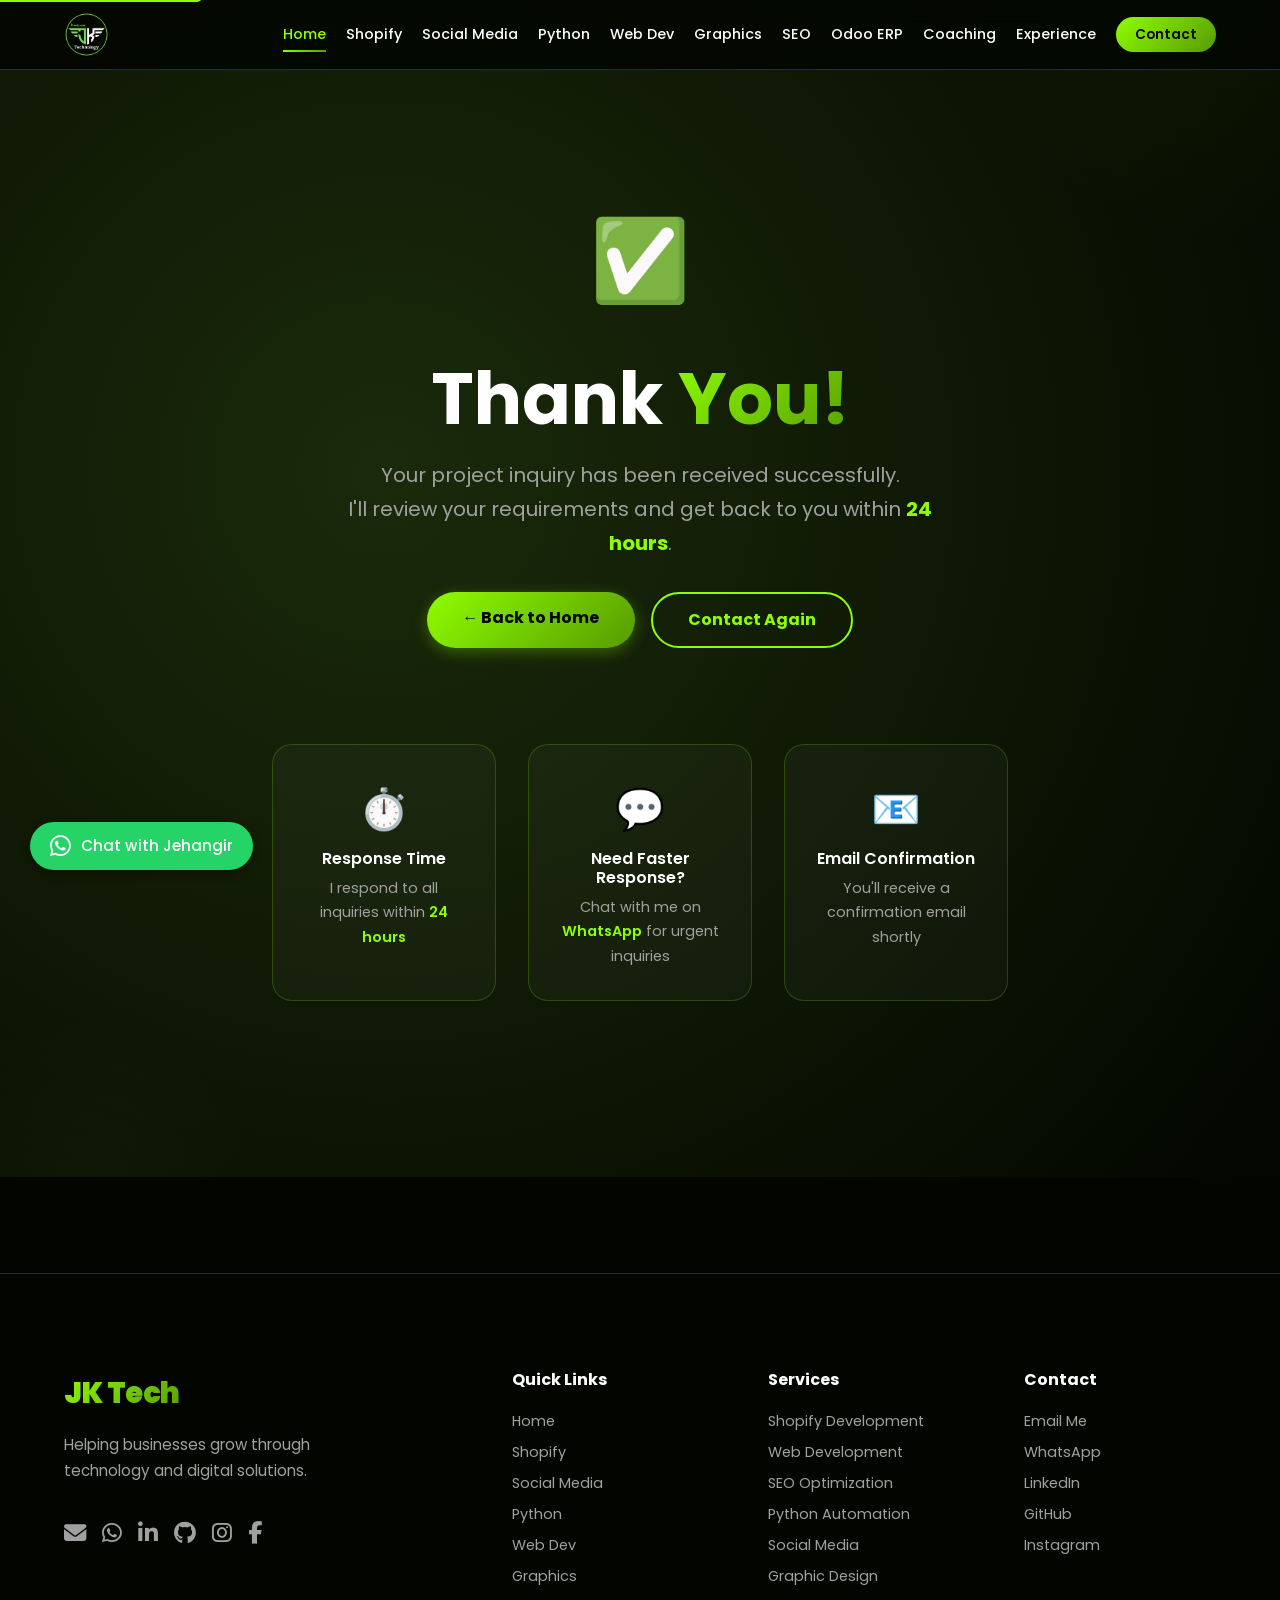
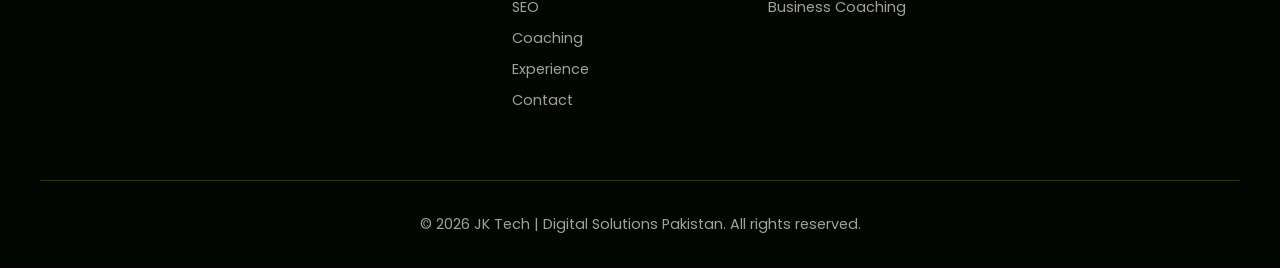
<file: thank-you.html>
<!DOCTYPE html>
<html lang="en">
<head>
    <meta charset="UTF-8">
    <meta name="viewport" content="width=device-width, initial-scale=1.0">
    
    <!-- Primary Meta Tags -->
    <title>Thank You | JK Tech – Inquiry Received</title>
    <meta name="title" content="Thank You | JK Tech – Inquiry Received">
    <meta name="description" content="Thank you for contacting JK Tech. Your project inquiry has been received. I'll get back to you within 24 hours.">
    <meta name="robots" content="noindex, follow">
    <meta name="theme-color" content="#030600">
    
    <!-- Open Graph -->
    <meta property="og:type" content="website">
    <meta property="og:url" content="https://jk-itsolutions.github.io/Portfolio/thank-you.html">
    <meta property="og:title" content="Thank You | JK Tech – Inquiry Received">
    <meta property="og:description" content="Thank you for contacting JK Tech. Your project inquiry has been received.">
    <meta property="og:image" content="https://jk-itsolutions.github.io/Portfolio/images/og-thankyou.jpg">
    <meta property="og:site_name" content="JK Tech">
    
    <!-- Twitter -->
    <meta property="twitter:card" content="summary_large_image">
    <meta property="twitter:url" content="https://jk-itsolutions.github.io/Portfolio/thank-you.html">
    <meta property="twitter:title" content="Thank You | JK Tech – Inquiry Received">
    <meta property="twitter:description" content="Thank you for contacting JK Tech. Your project inquiry has been received.">
    
    <!-- Canonical -->
    <link rel="canonical" href="https://jk-itsolutions.github.io/Portfolio/thank-you.html">
    
    <!-- Favicon -->
    <link rel="icon" type="image/png" sizes="32x32" href="/favicon-32x32.png">
    <link rel="icon" type="image/png" sizes="16x16" href="/favicon-16x16.png">
    <link rel="apple-touch-icon" href="/apple-touch-icon.png">
    <link rel="manifest" href="/manifest.json">
    
    <!-- Fonts & Icons -->
    <link rel="preconnect" href="https://fonts.googleapis.com">
    <link rel="preconnect" href="https://fonts.gstatic.com" crossorigin>
    <link href="https://fonts.googleapis.com/css2?family=Poppins:wght@400;500;600;700;800;900&display=swap" rel="stylesheet">
    <link rel="stylesheet" href="https://cdnjs.cloudflare.com/ajax/libs/font-awesome/6.5.0/css/all.min.css">
    
    <!-- Main Stylesheet -->
    <link rel="stylesheet" href="css/style.css">
    
    <style>
        /* ============================================
           THANK YOU PAGE - ADVANCED STYLES
           ============================================ */
        
        /* ===== HERO ===== */
        .thankyou-hero {
            min-height: 100vh;
            display: flex;
            align-items: center;
            justify-content: center;
            background: radial-gradient(circle at 30% 40%, var(--bg-medium), var(--bg-dark));
            position: relative;
            overflow: hidden;
            padding: 100px 0 80px;
        }
        .thankyou-hero::before {
            content: '';
            position: absolute;
            top: -30%;
            right: -20%;
            width: 600px;
            height: 600px;
            background: radial-gradient(circle, rgba(142, 254, 0, 0.05) 0%, transparent 70%);
            border-radius: 50%;
            animation: floatShape 20s ease-in-out infinite;
        }
        .thankyou-hero::after {
            content: '';
            position: absolute;
            bottom: -20%;
            left: -10%;
            width: 400px;
            height: 400px;
            background: radial-gradient(circle, rgba(142, 254, 0, 0.03) 0%, transparent 70%);
            border-radius: 50%;
            animation: floatShape 25s ease-in-out infinite reverse;
        }
        
        @keyframes floatShape {
            0%, 100% { transform: translate(0, 0) scale(1); }
            33% { transform: translate(30px, -40px) scale(1.1); }
            66% { transform: translate(-20px, 30px) scale(0.9); }
        }

        .thankyou-content {
            max-width: 800px;
            margin: 0 auto;
            padding: var(--space-xl) var(--space-md);
            text-align: center;
            position: relative;
            z-index: 2;
        }
        
        .thankyou-content .success-icon {
            font-size: 5rem;
            color: var(--primary);
            margin-bottom: var(--space-md);
            display: block;
            animation: bounceIn 0.8s cubic-bezier(0.68, -0.55, 0.265, 1.55);
        }
        
        @keyframes bounceIn {
            0% { transform: scale(0); opacity: 0; }
            50% { transform: scale(1.3); opacity: 1; }
            70% { transform: scale(0.9); }
            100% { transform: scale(1); }
        }
        
        .thankyou-content h1 {
            font-size: clamp(2.8rem, 6vw, 4.5rem);
            margin-bottom: var(--space-sm);
            animation: fadeInUp 0.8s ease-out;
        }
        .thankyou-content h1 .highlight {
            background: var(--primary-gradient);
            -webkit-background-clip: text;
            -webkit-text-fill-color: transparent;
            background-clip: text;
        }
        
        .thankyou-content .thankyou-subtitle {
            font-size: 1.25rem;
            color: var(--text-dim);
            max-width: 600px;
            margin: var(--space-sm) auto var(--space-md);
            line-height: 1.7;
            animation: fadeInUp 1s ease-out;
        }
        
        .thankyou-content .thankyou-subtitle strong {
            color: var(--primary);
        }
        
        .thankyou-actions {
            display: flex;
            gap: var(--space-sm);
            justify-content: center;
            flex-wrap: wrap;
            animation: fadeInUp 1.2s ease-out;
        }
        
        /* ===== INFO CARDS ===== */
        .info-cards {
            display: grid;
            grid-template-columns: repeat(3, 1fr);
            gap: var(--space-md);
            max-width: 900px;
            margin: var(--space-xl) auto 0;
            animation: fadeInUp 1.4s ease-out;
        }
        .info-card {
            background: var(--bg-card);
            padding: var(--space-md);
            border-radius: var(--radius-lg);
            border: 1px solid var(--border-light);
            text-align: center;
            transition: all var(--transition-base);
        }
        .info-card:hover {
            transform: translateY(-6px);
            box-shadow: var(--shadow-card-hover);
            border-color: var(--border-medium);
        }
        .info-card .icon {
            font-size: 2.5rem;
            color: var(--primary);
            margin-bottom: var(--space-xs);
            display: block;
        }
        .info-card h4 {
            font-size: 1rem;
            font-weight: 600;
            color: var(--text-light);
            margin-bottom: var(--space-xs);
        }
        .info-card p {
            font-size: 0.9rem;
            color: var(--text-dim);
            margin: 0;
        }
        .info-card .highlight-text {
            color: var(--primary);
            font-weight: 600;
        }
        
        /* ===== RESPONSIVE ===== */
        @media (max-width: 1024px) {
            .info-cards {
                grid-template-columns: repeat(2, 1fr);
            }
        }
        
        @media (max-width: 768px) {
            .thankyou-content {
                padding: var(--space-lg) var(--space-sm);
            }
            .thankyou-content h1 {
                font-size: 2.4rem;
            }
            .thankyou-content .thankyou-subtitle {
                font-size: 1rem;
            }
            .thankyou-content .success-icon {
                font-size: 3.5rem;
            }
            .info-cards {
                grid-template-columns: 1fr;
                gap: var(--space-sm);
            }
            .thankyou-actions {
                flex-direction: column;
                align-items: center;
            }
            .thankyou-actions .btn {
                width: 100%;
                max-width: 300px;
            }
        }
        
        @media (max-width: 480px) {
            .thankyou-content h1 {
                font-size: 2rem;
            }
            .thankyou-content .success-icon {
                font-size: 3rem;
            }
        }
        
        @keyframes fadeInUp {
            from { opacity: 0; transform: translateY(30px); }
            to { opacity: 1; transform: translateY(0); }
        }
    </style>
</head>
<body>

    <!-- Skip Link -->
    <a href="#main-content" class="skip-link">Skip to main content</a>

    <!-- Progress Bar -->
    <div id="progress-bar" role="progressbar" aria-label="Scroll progress"></div>

    <!-- HEADER -->
    <header id="main-header">
        <div class="header-inner">
            <a href="index.html" class="logo">
                <img src="images/jk-logo.png" alt="JK Tech Logo" height="70">
            </a>
            <nav aria-label="Main navigation" id="main-nav">
    <a href="index.html" aria-current="page">Home</a>
    <a href="shopify.html">Shopify</a>
    <a href="social-media.html">Social Media</a>
    <a href="python.html">Python</a>
    <a href="web-dev.html">Web Dev</a>
    <a href="graphics.html">Graphics</a>
    <a href="seo.html">SEO</a>
    <a href="odoo.html">Odoo ERP</a>
    <a href="business-coaching.html">Coaching</a>
    <a href="experience.html">Experience</a>
    <a href="contact.html" class="nav-cta">Contact</a>
</nav>
            <button class="menu-toggle" id="mobile-menu" aria-label="Toggle menu" aria-expanded="false">
                <span class="bar"></span>
                <span class="bar"></span>
                <span class="bar"></span>
            </button>
        </div>
    </header>

    <main id="main-content">

        <!-- THANK YOU HERO -->
        <section class="thankyou-hero">
            <div class="thankyou-content">
                <span class="success-icon">✅</span>
                <h1>Thank <span class="highlight">You!</span></h1>
                <p class="thankyou-subtitle">
                    Your project inquiry has been received successfully.<br>
                    I'll review your requirements and get back to you within <strong>24 hours</strong>.
                </p>
                
                <div class="thankyou-actions">
                    <a href="index.html" class="btn">← Back to Home</a>
                    <a href="contact.html" class="btn btn-outline">Contact Again</a>
                </div>
                
                <!-- Info Cards -->
                <div class="info-cards">
                    <div class="info-card">
                        <span class="icon">⏱️</span>
                        <h4>Response Time</h4>
                        <p>I respond to all inquiries within <span class="highlight-text">24 hours</span></p>
                    </div>
                    <div class="info-card">
                        <span class="icon">💬</span>
                        <h4>Need Faster Response?</h4>
                        <p>Chat with me on <span class="highlight-text">WhatsApp</span> for urgent inquiries</p>
                    </div>
                    <div class="info-card">
                        <span class="icon">📧</span>
                        <h4>Email Confirmation</h4>
                        <p>You'll receive a confirmation email shortly</p>
                    </div>
                </div>
            </div>
        </section>

    </main>

    <!-- FOOTER -->
    <footer>
        <div class="footer-grid">
            <div class="footer-brand">
                <div class="logo">JK Tech</div>
                <p>Helping businesses grow through technology and digital solutions.</p>
                <div class="footer-socials">
                    <a href="mailto:ithelpdesktop1@gmail.com" aria-label="Email"><i class="fas fa-envelope"></i></a>
                    <a href="https://wa.me/923125262317" aria-label="WhatsApp"><i class="fab fa-whatsapp"></i></a>
                    <a href="#" aria-label="LinkedIn"><i class="fab fa-linkedin-in"></i></a>
                    <a href="https://jk-itsolutions.github.io/Portfolio/" aria-label="GitHub"><i class="fab fa-github"></i></a>
                    <a href="#" aria-label="Instagram"><i class="fab fa-instagram"></i></a>
                    <a href="#" aria-label="Facebook"><i class="fab fa-facebook-f"></i></a>
                </div>
            </div>
            <div class="footer-col">
                <h4>Quick Links</h4>
                <a href="index.html">Home</a>
                <a href="shopify.html">Shopify</a>
                <a href="social-media.html">Social Media</a>
                <a href="python.html">Python</a>
                <a href="web-dev.html">Web Dev</a>
                <a href="graphics.html">Graphics</a>
                <a href="seo.html">SEO</a>
                <a href="business-coaching.html">Coaching</a>
                <a href="experience.html">Experience</a>
                <a href="contact.html">Contact</a>
            </div>
            <div class="footer-col">
                <h4>Services</h4>
                <a href="shopify.html">Shopify Development</a>
                <a href="web-dev.html">Web Development</a>
                <a href="seo.html">SEO Optimization</a>
                <a href="python.html">Python Automation</a>
                <a href="social-media.html">Social Media</a>
                <a href="graphics.html">Graphic Design</a>
                <a href="business-coaching.html">Business Coaching</a>
            </div>
            <div class="footer-col">
                <h4>Contact</h4>
                <a href="mailto:ithelpdesktop1@gmail.com">Email Me</a>
                <a href="https://wa.me/923125262317">WhatsApp</a>
                <a href="#">LinkedIn</a>
                <a href="https://jk-itsolutions.github.io/Portfolio/">GitHub</a>
                <a href="#">Instagram</a>
            </div>
        </div>
        <div class="footer-bottom">
            © 2026 JK Tech | Digital Solutions Pakistan. All rights reserved.
        </div>
    </footer>

    <!-- BACK TO TOP -->
    <button id="back-to-top" aria-label="Back to top">↑</button>

    <!-- WHATSAPP FLOAT -->
    <a href="https://wa.me/923125262317" class="whatsapp-float" target="_blank" rel="noopener noreferrer" aria-label="Chat on WhatsApp">
        <i class="fab fa-whatsapp"></i>
        <span>Chat with Jehangir</span>
    </a>

    <!-- ============================================
    SCRIPTS
    ============================================ -->
    <script>
        (function() {
            'use strict';

            // ---- HEADER SHRINK ----
            const header = document.getElementById('main-header');
            window.addEventListener('scroll', function() {
                if (window.scrollY > 50) {
                    header.classList.add('shrink');
                } else {
                    header.classList.remove('shrink');
                }
            });

            // ---- MOBILE MENU ----
            const menuToggle = document.getElementById('mobile-menu');
            const nav = document.getElementById('main-nav');

            if (menuToggle && nav) {
                menuToggle.addEventListener('click', function() {
                    const isOpen = nav.classList.contains('active');
                    nav.classList.toggle('active');
                    menuToggle.classList.toggle('active');
                    menuToggle.setAttribute('aria-expanded', !isOpen);
                    document.body.classList.toggle('no-scroll');
                });

                nav.querySelectorAll('a').forEach(function(link) {
                    link.addEventListener('click', function() {
                        nav.classList.remove('active');
                        menuToggle.classList.remove('active');
                        menuToggle.setAttribute('aria-expanded', 'false');
                        document.body.classList.remove('no-scroll');
                    });
                });

                document.addEventListener('click', function(e) {
                    if (nav.classList.contains('active')) {
                        const isClickInside = nav.contains(e.target) || menuToggle.contains(e.target);
                        if (!isClickInside) {
                            nav.classList.remove('active');
                            menuToggle.classList.remove('active');
                            menuToggle.setAttribute('aria-expanded', 'false');
                            document.body.classList.remove('no-scroll');
                        }
                    }
                });
            }

            // ---- BACK TO TOP ----
            const backBtn = document.getElementById('back-to-top');
            if (backBtn) {
                window.addEventListener('scroll', function() {
                    if (window.scrollY > 400) {
                        backBtn.classList.add('visible');
                    } else {
                        backBtn.classList.remove('visible');
                    }
                });
                backBtn.addEventListener('click', function() {
                    window.scrollTo({ top: 0, behavior: 'smooth' });
                });
            }

            // ---- SCROLL PROGRESS ----
            const progressBar = document.getElementById('progress-bar');
            if (progressBar) {
                window.addEventListener('scroll', function() {
                    const scrollTop = window.scrollY;
                    const docHeight = document.documentElement.scrollHeight - window.innerHeight;
                    const progress = docHeight > 0 ? (scrollTop / docHeight) * 100 : 0;
                    progressBar.style.width = progress + '%';
                });
            }

            // ---- LOG ----
            console.log('🚀 JK Tech - Thank You page loaded');
            console.log('💚 Theme: Dark Green / Lime Flash');

        })();
    </script>

</body>
</html>
</file>
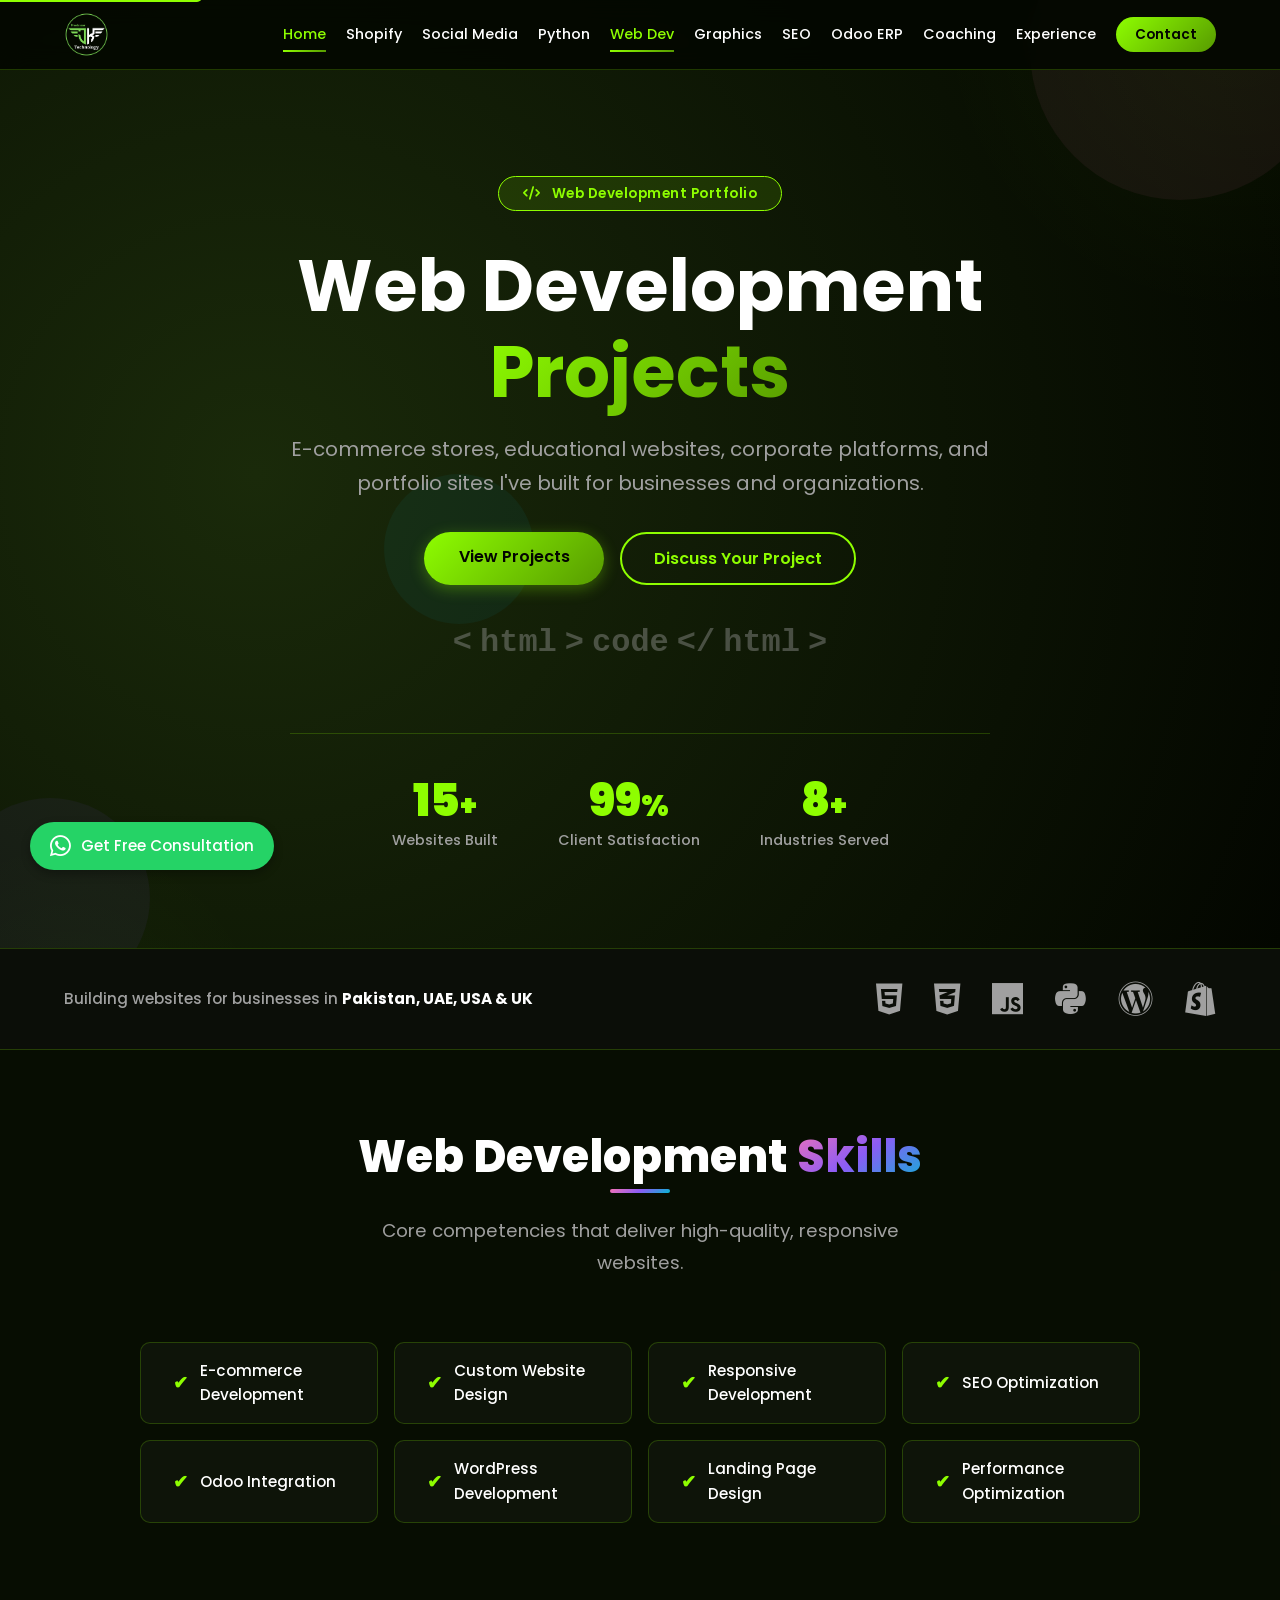
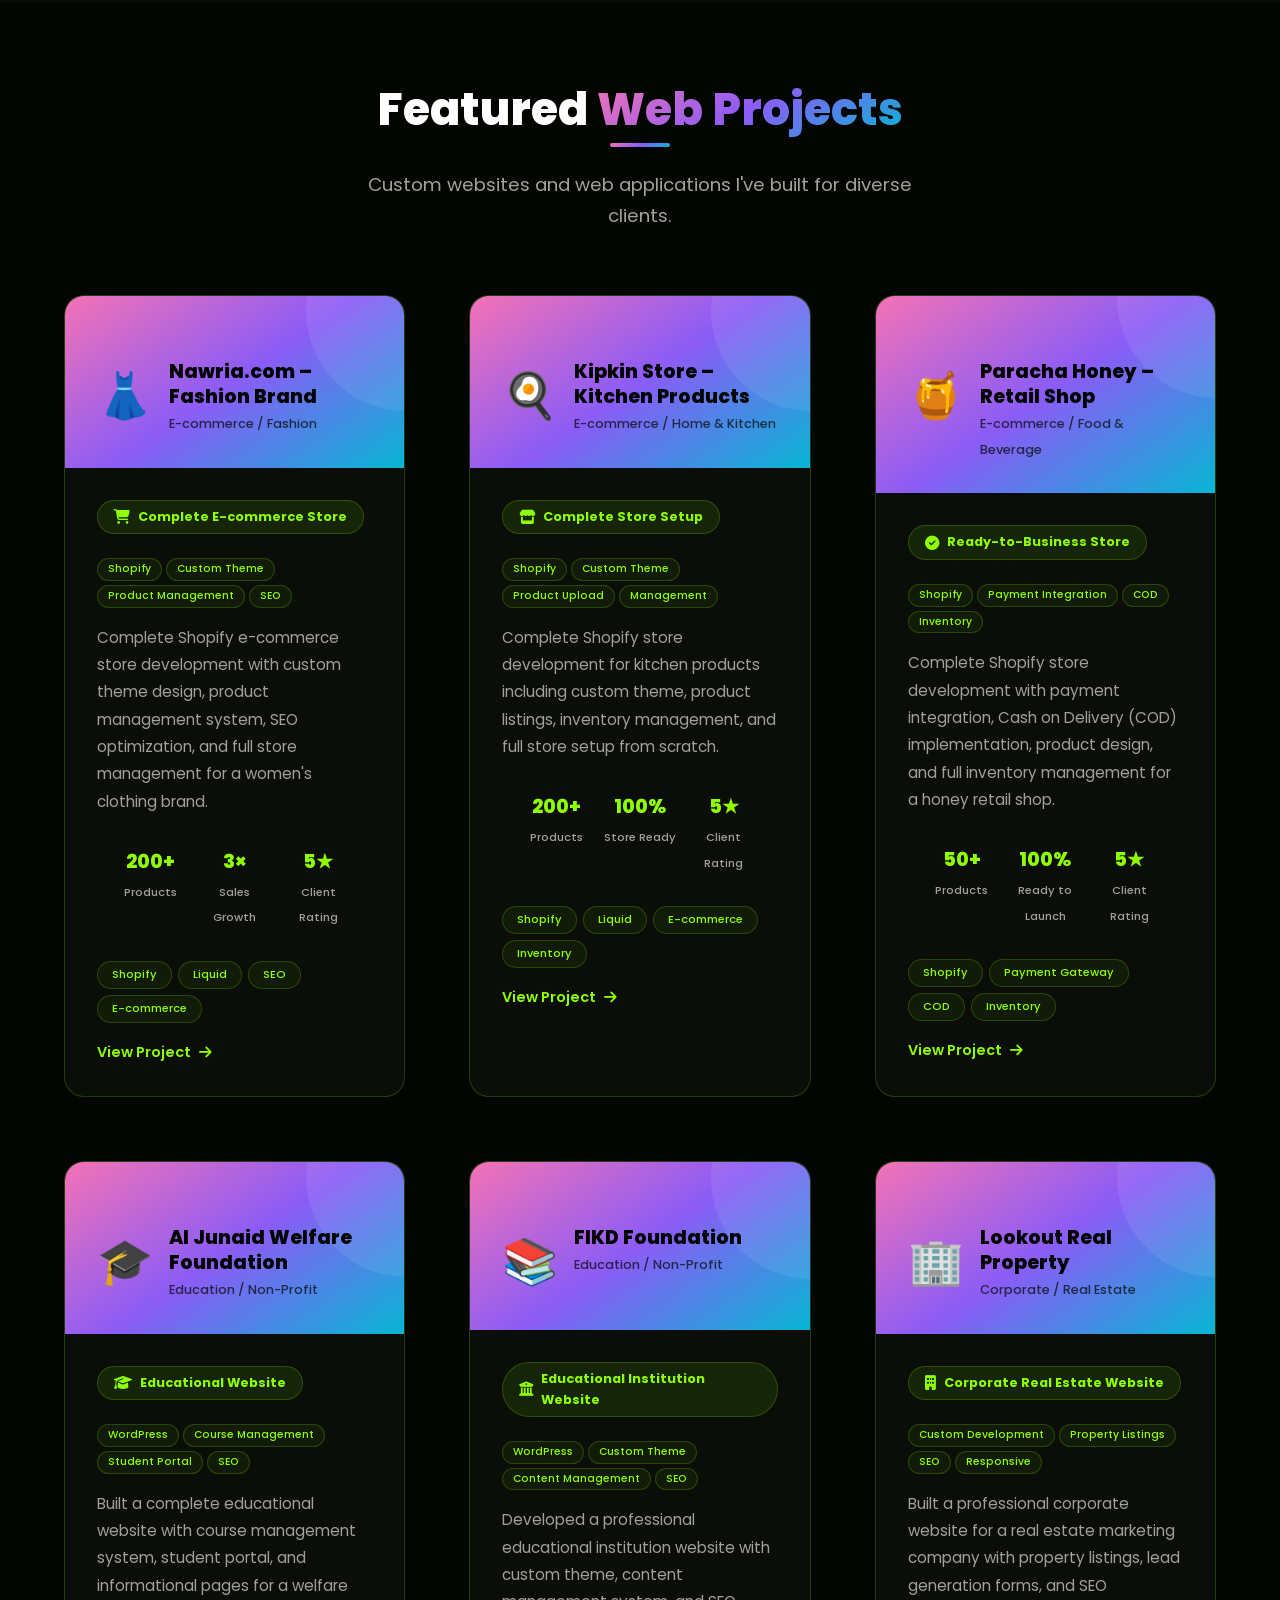
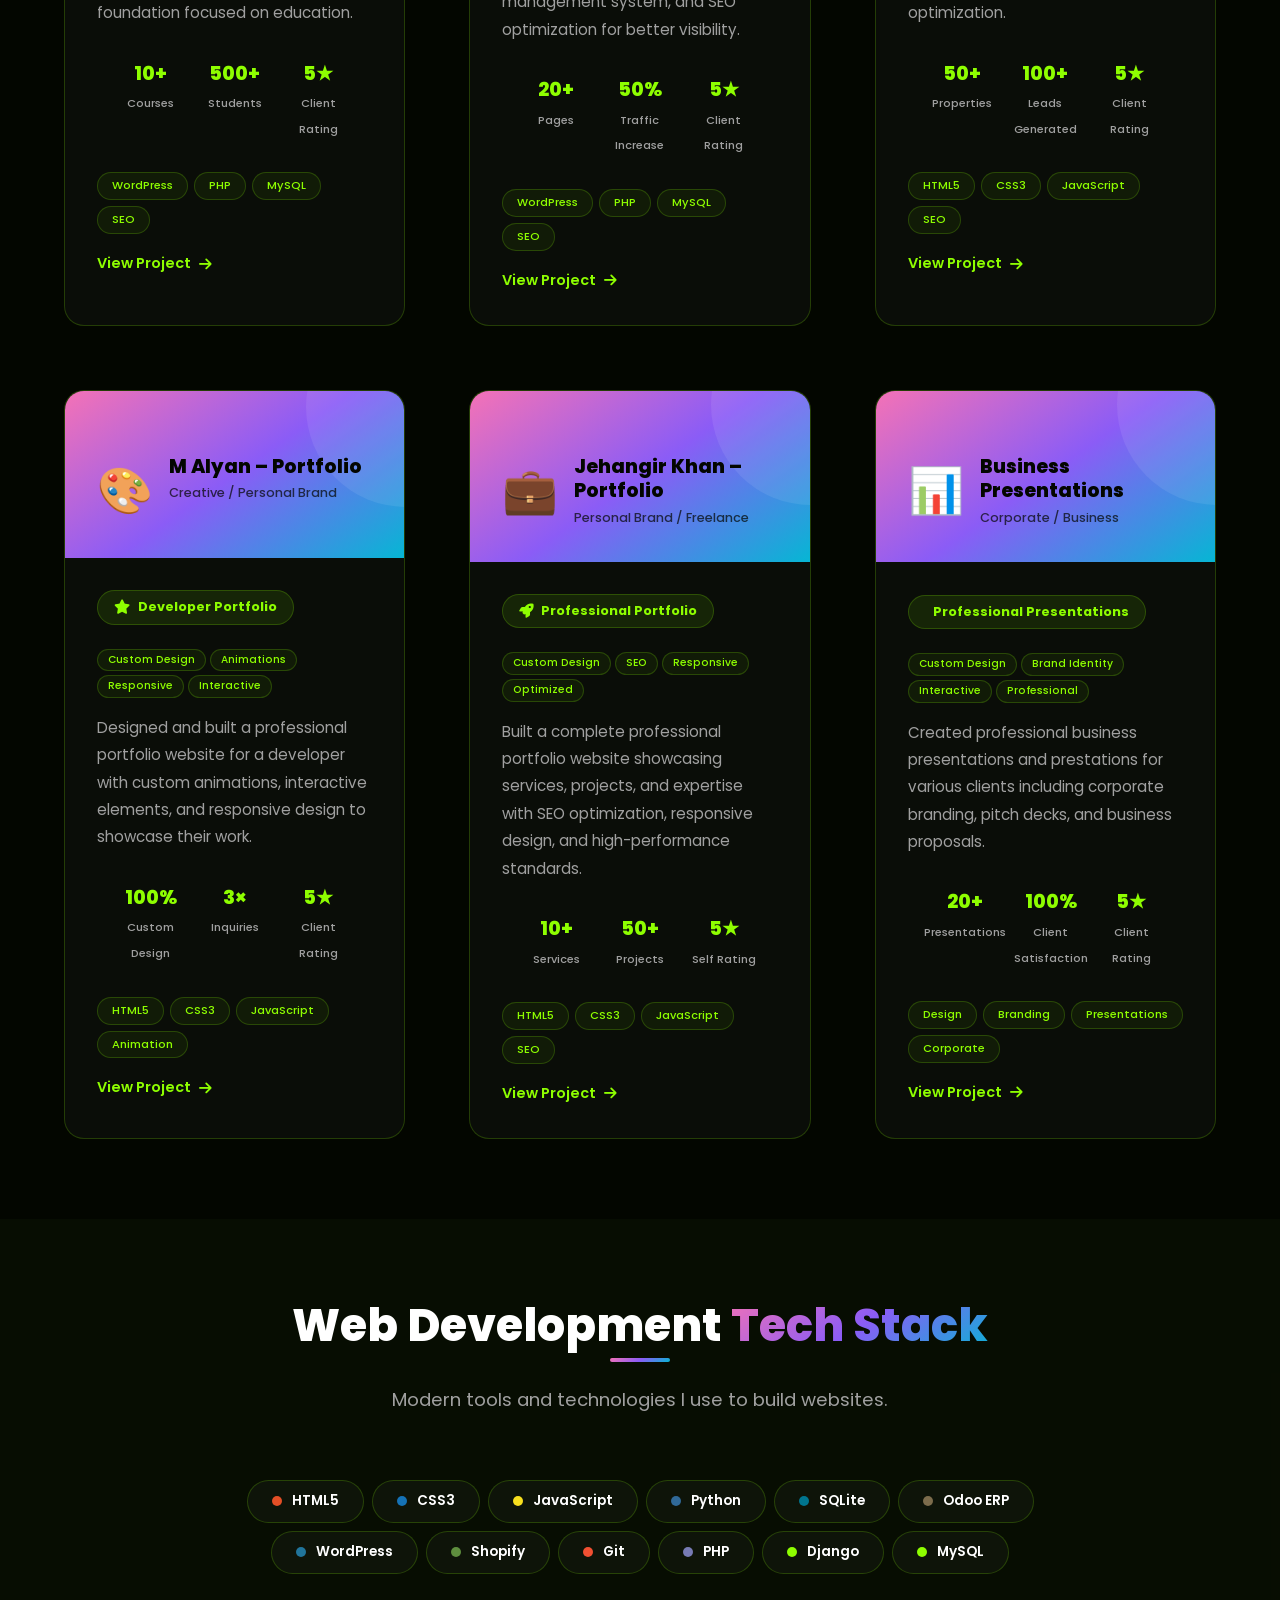
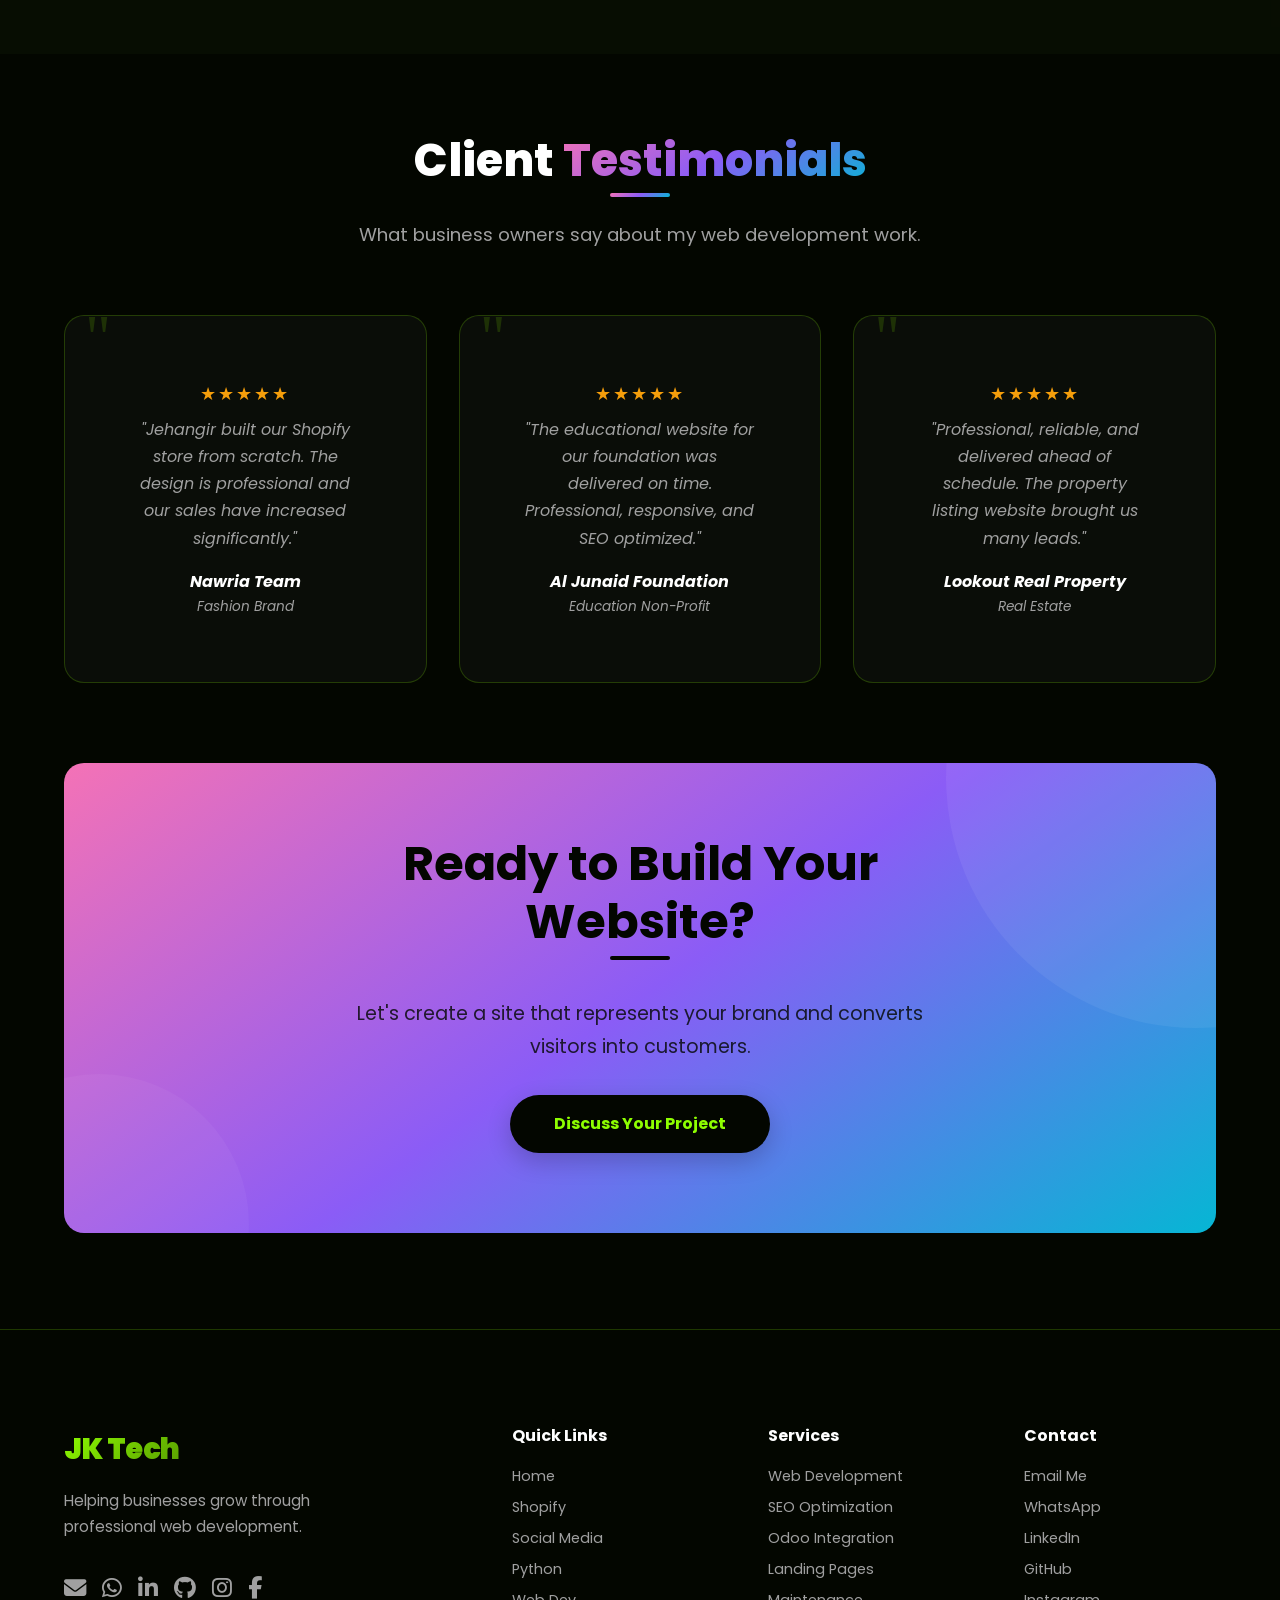
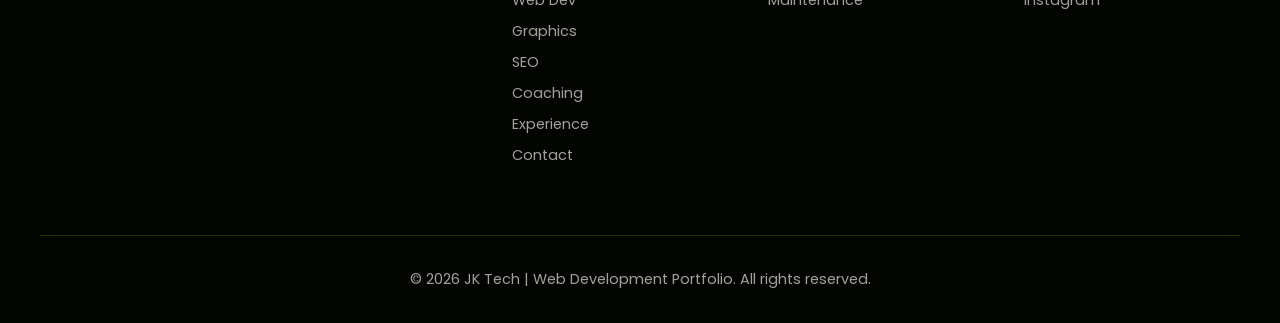
<file: web-dev.html>
<!DOCTYPE html>
<html lang="en">
<head>
    <meta charset="UTF-8">
    <meta name="viewport" content="width=device-width, initial-scale=1.0">
    
    <!-- Primary Meta Tags -->
    <title>Web Development Portfolio | JK Tech – Custom Websites & Projects</title>
    <meta name="title" content="Web Development Portfolio | JK Tech – Custom Websites & Projects">
    <meta name="description" content="View my web development portfolio featuring Nawria, Kipkin Store, Paracha Honey, Lookout Real Property, educational websites, and portfolio projects.">
    <meta name="keywords" content="web development portfolio, e-commerce websites, educational websites, corporate websites, Shopify, Odoo, WordPress">
    <meta name="author" content="Jehangir Khan">
    <meta name="robots" content="index, follow">
    <meta name="theme-color" content="#030600">
    
    <!-- Open Graph / Facebook -->
    <meta property="og:type" content="website">
    <meta property="og:url" content="https://www.jktech.pk/web-dev.html">
    <meta property="og:title" content="Web Development Portfolio | JK Tech – Custom Websites & Projects">
    <meta property="og:description" content="View my web development portfolio featuring e-commerce, educational, corporate, and portfolio websites.">
    <meta property="og:image" content="https://www.jktech.pk/images/og-webdev.jpg">
    <meta property="og:site_name" content="JK Tech">
    
    <!-- Twitter -->
    <meta property="twitter:card" content="summary_large_image">
    <meta property="twitter:url" content="https://www.jktech.pk/web-dev.html">
    <meta property="twitter:title" content="Web Development Portfolio | JK Tech – Custom Websites & Projects">
    <meta property="twitter:description" content="View my web development portfolio featuring e-commerce, educational, corporate, and portfolio websites.">
    <meta property="twitter:image" content="https://www.jktech.pk/images/og-webdev.jpg">
    
    <!-- Canonical -->
    <link rel="canonical" href="https://www.jktech.pk/web-dev.html">
    
    <!-- Favicon -->
    <link rel="icon" type="image/png" sizes="32x32" href="/favicon-32x32.png">
    <link rel="icon" type="image/png" sizes="16x16" href="/favicon-16x16.png">
    <link rel="apple-touch-icon" href="/apple-touch-icon.png">
    <link rel="manifest" href="/manifest.json">
    
    <!-- Fonts & Icons -->
    <link rel="preconnect" href="https://fonts.googleapis.com">
    <link rel="preconnect" href="https://fonts.gstatic.com" crossorigin>
    <link href="https://fonts.googleapis.com/css2?family=Poppins:wght@400;500;600;700;800;900&display=swap" rel="stylesheet">
    <link rel="stylesheet" href="https://cdnjs.cloudflare.com/ajax/libs/font-awesome/6.5.0/css/all.min.css">
    
    <!-- Main Stylesheet -->
    <link rel="stylesheet" href="css/style.css">
    
    <style>
        /* ============================================
           WEB DEVELOPMENT PORTFOLIO - ADVANCED STYLES
           ============================================ */
        
        /* ===== CSS VARIABLES ===== */
        :root {
            --web-gradient: linear-gradient(145deg, #f472b6, #8b5cf6, #06b6d4);
        }
        
        /* ===== HERO ===== */
        .page-hero {
            position: relative;
            overflow: hidden;
        }
        .page-hero .hero-content {
            max-width: 900px;
            margin: 0 auto;
            padding: var(--space-xl) var(--space-md);
            text-align: center;
            position: relative;
            z-index: 2;
        }
        .page-hero .hero-content h1 {
            font-size: clamp(2.8rem, 6vw, 4.5rem);
            margin-bottom: var(--space-sm);
        }
        .page-hero .hero-content .hero-subtitle {
            max-width: 700px;
            margin: var(--space-sm) auto var(--space-md);
            font-size: 1.25rem;
            color: var(--text-dim);
        }
        
        .hero-badge {
            display: inline-block;
            background: rgba(142, 254, 0, 0.12);
            border: 1px solid var(--primary);
            border-radius: var(--radius-full);
            padding: 0.35rem 1.5rem;
            font-size: 0.85rem;
            font-weight: 600;
            color: var(--primary);
            margin-bottom: var(--space-md);
            letter-spacing: 0.5px;
        }
        .hero-badge i {
            margin-right: 8px;
        }
        
        .hero-stats {
            display: flex;
            justify-content: center;
            gap: 60px;
            margin-top: 56px;
            padding-top: 40px;
            border-top: 1px solid var(--border-light);
            flex-wrap: wrap;
        }
        .hero-stats .stat {
            display: flex;
            flex-direction: column;
            align-items: center;
        }
        .hero-stats .stat-number {
            font-size: 2.8rem;
            font-weight: 900;
            color: var(--primary);
            line-height: 1.2;
        }
        .hero-stats .stat-number .plus {
            font-size: 1.8rem;
        }
        .hero-stats .stat-label {
            font-size: 0.9rem;
            color: var(--text-dim);
            font-weight: 500;
            margin-top: 2px;
        }
        
        /* Floating Shapes */
        .floating-shapes {
            position: absolute;
            inset: 0;
            pointer-events: none;
            overflow: hidden;
            z-index: 1;
        }
        .floating-shapes .shape {
            position: absolute;
            border-radius: 50%;
            opacity: 0.06;
            animation: floatShape 20s ease-in-out infinite;
        }
        .floating-shapes .shape:nth-child(1) {
            width: 300px;
            height: 300px;
            background: #f472b6;
            top: -100px;
            right: -50px;
            animation-delay: 0s;
        }
        .floating-shapes .shape:nth-child(2) {
            width: 200px;
            height: 200px;
            background: #8b5cf6;
            bottom: -50px;
            left: -50px;
            animation-delay: -7s;
        }
        .floating-shapes .shape:nth-child(3) {
            width: 150px;
            height: 150px;
            background: #06b6d4;
            top: 50%;
            left: 30%;
            animation-delay: -14s;
        }
        
        @keyframes floatShape {
            0%, 100% { transform: translate(0, 0) scale(1); }
            33% { transform: translate(30px, -40px) scale(1.1); }
            66% { transform: translate(-20px, 30px) scale(0.9); }
        }
        
        /* Code Brackets Animation */
        .code-brackets {
            display: flex;
            gap: 8px;
            justify-content: center;
            margin: var(--space-md) 0 var(--space-lg);
            font-size: 2rem;
            color: var(--text-dim);
            font-weight: 700;
            font-family: 'Courier New', monospace;
            opacity: 0.4;
        }
        .code-brackets span {
            animation: codePulse 3s ease-in-out infinite;
        }
        .code-brackets span:nth-child(2) { animation-delay: 0.5s; }
        .code-brackets span:nth-child(3) { animation-delay: 1s; }
        .code-brackets span:nth-child(4) { animation-delay: 1.5s; }
        .code-brackets span:nth-child(5) { animation-delay: 2s; }
        
        @keyframes codePulse {
            0%, 100% { opacity: 0.2; }
            50% { opacity: 0.8; }
        }

        .hero-actions {
            display: flex;
            gap: var(--space-sm);
            justify-content: center;
            flex-wrap: wrap;
        }
        
        /* ===== TRUST BAR ===== */
        .trust-bar {
            background: var(--bg-card);
            padding: var(--space-md) 0;
            border-top: 1px solid var(--border-light);
            border-bottom: 1px solid var(--border-light);
        }
        .trust-bar .container {
            display: flex;
            justify-content: space-between;
            align-items: center;
            flex-wrap: wrap;
            gap: var(--space-md);
            max-width: 1200px;
            margin: 0 auto;
            padding: 0 24px;
        }
        .trust-bar p {
            color: var(--text-dim);
            font-weight: 500;
            font-size: 0.95rem;
            margin: 0;
        }
        .trust-bar p strong {
            color: var(--text-light);
        }
        .trust-icons {
            display: flex;
            gap: 32px;
            font-size: 2.2rem;
            color: var(--text-dim);
        }
        .trust-icons i {
            transition: all var(--transition-base);
            cursor: default;
        }
        .trust-icons i:hover {
            color: var(--primary);
            transform: scale(1.15) translateY(-3px);
        }
        
        /* ===== EXPERTISE / SKILLS ===== */
        .expertise-grid {
            display: grid;
            grid-template-columns: repeat(4, 1fr);
            gap: var(--space-sm);
            max-width: 1000px;
            margin: 0 auto;
        }
        .expertise-item {
            background: var(--bg-card);
            padding: var(--space-sm) var(--space-md);
            border-radius: var(--radius-md);
            border: 1px solid var(--border-light);
            font-weight: 500;
            display: flex;
            align-items: center;
            gap: 12px;
            transition: all var(--transition-base);
            color: var(--text-light);
            font-size: 0.95rem;
        }
        .expertise-item:hover {
            transform: translateY(-4px) scale(1.02);
            box-shadow: var(--shadow-glow);
            border-color: var(--primary);
        }
        .expertise-item .icon {
            color: var(--primary);
            font-weight: 700;
            flex-shrink: 0;
            font-size: 1.1rem;
        }
        
        /* ===== PROJECT CARDS ===== */
        .projects-grid {
            display: grid;
            grid-template-columns: repeat(3, 1fr);
            gap: var(--space-lg);
        }
        .project-card {
            background: var(--bg-card);
            border-radius: var(--radius-lg);
            overflow: hidden;
            border: 1px solid var(--border-light);
            transition: all var(--transition-slow);
            position: relative;
        }
        .project-card::after {
            content: '';
            position: absolute;
            inset: 0;
            border-radius: var(--radius-lg);
            border: 2px solid transparent;
            transition: border-color var(--transition-slow);
            pointer-events: none;
        }
        .project-card:hover::after {
            border-color: var(--primary);
        }
        .project-card:hover {
            transform: translateY(-12px);
            box-shadow: var(--shadow-card-hover);
        }
        
        .project-card .project-header {
            background: var(--web-gradient);
            padding: var(--space-lg) var(--space-md) var(--space-md);
            position: relative;
            overflow: hidden;
            min-height: 120px;
            display: flex;
            align-items: flex-start;
            gap: var(--space-sm);
        }
        .project-card .project-header::before {
            content: '';
            position: absolute;
            top: -50%;
            right: -30%;
            width: 200px;
            height: 200px;
            background: rgba(255,255,255,0.08);
            border-radius: 50%;
        }
        .project-card .project-header .icon {
            font-size: 2.8rem;
            color: var(--bg-dark);
            flex-shrink: 0;
            position: relative;
            z-index: 2;
        }
        .project-card .project-header .header-content {
            position: relative;
            z-index: 2;
        }
        .project-card .project-header h3 {
            font-size: 1.2rem;
            font-weight: 800;
            color: var(--bg-dark);
            margin: 0;
            line-height: 1.3;
        }
        .project-card .project-header .industry {
            font-size: 0.8rem;
            color: rgba(3, 6, 0, 0.7);
            font-weight: 500;
            margin-top: 2px;
        }
        
        .project-card .project-body {
            padding: var(--space-md);
        }
        .project-card .project-body .result-badge {
            display: inline-flex;
            align-items: center;
            gap: 8px;
            background: rgba(142, 254, 0, 0.1);
            color: var(--primary);
            padding: 6px 16px;
            border-radius: var(--radius-full);
            font-size: 0.8rem;
            font-weight: 700;
            border: 1px solid var(--border-light);
            margin-bottom: var(--space-sm);
        }
        .project-card .project-body .result-badge i {
            font-size: 0.9rem;
        }
        .project-card .project-body .features-list {
            display: flex;
            flex-wrap: wrap;
            gap: 4px;
            margin: var(--space-xs) 0 var(--space-sm);
        }
        .project-card .project-body .features-list span {
            background: rgba(142, 254, 0, 0.06);
            padding: 2px 10px;
            border-radius: var(--radius-full);
            font-size: 0.65rem;
            font-weight: 500;
            color: var(--text-muted);
            border: 1px solid var(--border-light);
        }
        .project-card .project-body p {
            font-size: 0.95rem;
            color: var(--text-dim);
            margin: 0 0 var(--space-sm);
            line-height: 1.8;
        }
        .project-card .project-body .tech-tags {
            display: flex;
            flex-wrap: wrap;
            gap: 6px;
            margin-bottom: var(--space-sm);
        }
        .project-card .project-body .tech-tags span {
            background: rgba(142, 254, 0, 0.06);
            padding: 4px 14px;
            border-radius: var(--radius-full);
            font-size: 0.7rem;
            font-weight: 500;
            color: var(--text-muted);
            border: 1px solid var(--border-light);
            transition: all var(--transition-base);
        }
        .project-card .project-body .tech-tags span:hover {
            background: rgba(142, 254, 0, 0.12);
            border-color: var(--primary);
            color: var(--text-light);
        }
        .project-card .project-body .project-metrics {
            display: grid;
            grid-template-columns: 1fr 1fr 1fr;
            gap: var(--space-xs);
            margin: var(--space-sm) 0;
            padding: var(--space-sm);
            background: var(--bg);
            border-radius: var(--radius-sm);
        }
        .project-card .project-body .project-metrics .metric {
            text-align: center;
        }
        .project-card .project-body .project-metrics .metric .value {
            display: block;
            font-size: 1.2rem;
            font-weight: 800;
            color: var(--primary);
        }
        .project-card .project-body .project-metrics .metric .label {
            font-size: 0.7rem;
            color: var(--text-dim);
            font-weight: 500;
        }
        .project-card .project-body .btn-link {
            color: var(--primary);
            font-weight: 600;
            display: inline-flex;
            align-items: center;
            gap: 8px;
            transition: all var(--transition-base);
            font-size: 0.9rem;
        }
        .project-card .project-body .btn-link i {
            transition: transform var(--transition-base);
        }
        .project-card .project-body .btn-link:hover {
            gap: 14px;
            color: var(--primary-light);
        }
        .project-card .project-body .btn-link:hover i {
            transform: translateX(6px);
        }
        
        /* ===== TECH STACK ===== */
        .tech-grid {
            display: flex;
            flex-wrap: wrap;
            gap: var(--space-xs);
            justify-content: center;
            max-width: 900px;
            margin: 0 auto;
        }
        .tech-badge {
            background: var(--bg-card);
            padding: 0.6rem 1.5rem;
            border-radius: var(--radius-full);
            font-weight: 600;
            font-size: 0.85rem;
            border: 1px solid var(--border-light);
            transition: all var(--transition-base);
            display: inline-flex;
            align-items: center;
            gap: 10px;
            color: var(--text-light);
        }
        .tech-badge:hover {
            transform: scale(1.06) translateY(-3px);
            box-shadow: var(--shadow-glow);
            border-color: var(--primary);
        }
        .tech-badge .dot {
            width: 10px;
            height: 10px;
            border-radius: 50%;
            display: inline-block;
            flex-shrink: 0;
        }
        .tech-badge .dot.html { background: #E34F26; }
        .tech-badge .dot.css { background: #1572B6; }
        .tech-badge .dot.js { background: #F7DF1E; }
        .tech-badge .dot.python { background: #306998; }
        .tech-badge .dot.sql { background: #00758F; }
        .tech-badge .dot.odoo { background: #7C6C4C; }
        .tech-badge .dot.wordpress { background: #21759B; }
        .tech-badge .dot.git { background: #F05032; }
        .tech-badge .dot.green { background: var(--primary); }
        .tech-badge .dot.shopify { background: #5E8E3E; }
        .tech-badge .dot.php { background: #777BB4; }
        
        /* ===== TESTIMONIALS ===== */
        .testimonials-grid {
            display: grid;
            grid-template-columns: repeat(3, 1fr);
            gap: var(--space-md);
        }
        .testimonial-card {
            background: var(--bg-card);
            padding: var(--space-lg);
            border-radius: var(--radius-lg);
            border: 1px solid var(--border-light);
            text-align: center;
            transition: all var(--transition-base);
            position: relative;
        }
        .testimonial-card::before {
            content: '"';
            position: absolute;
            top: -10px;
            left: 20px;
            font-size: 4rem;
            color: var(--primary);
            opacity: 0.15;
            font-family: Georgia, serif;
            line-height: 1;
        }
        .testimonial-card:hover {
            transform: translateY(-8px);
            box-shadow: var(--shadow-card-hover);
            border-color: var(--border-medium);
        }
        .testimonial-card .stars {
            color: #f59e0b;
            font-size: 1.1rem;
            letter-spacing: 2px;
            margin-bottom: var(--space-xs);
        }
        .testimonial-card p {
            font-style: italic;
            font-size: 1rem;
            margin: var(--space-xs) 0 var(--space-sm);
            color: var(--text-dim);
            line-height: 1.7;
        }
        .testimonial-card .author {
            font-weight: 700;
            color: var(--text-light);
            margin: 0;
        }
        .testimonial-card .role {
            font-size: 0.85rem;
            color: var(--text-dim);
            margin: 0;
        }
        
        /* ===== CTA ===== */
        .cta-section {
            background: var(--web-gradient);
            color: var(--bg-dark);
            border-radius: var(--radius-lg);
            padding: 72px 56px;
            text-align: center;
            position: relative;
            overflow: hidden;
        }
        .cta-section::before {
            content: '';
            position: absolute;
            top: -50%;
            right: -20%;
            width: 500px;
            height: 500px;
            background: rgba(255,255,255,0.06);
            border-radius: 50%;
        }
        .cta-section::after {
            content: '';
            position: absolute;
            bottom: -30%;
            left: -10%;
            width: 300px;
            height: 300px;
            background: rgba(255,255,255,0.04);
            border-radius: 50%;
        }
        .cta-section h2 {
            color: var(--bg-dark);
            font-size: 3rem;
            position: relative;
            z-index: 2;
        }
        .cta-section h2::after {
            background: var(--bg-dark);
            left: 50%;
            transform: translateX(-50%);
        }
        .cta-section p {
            color: rgba(3, 6, 0, 0.8);
            max-width: 600px;
            margin: var(--space-sm) auto var(--space-md);
            font-size: 1.2rem;
            position: relative;
            z-index: 2;
        }
        .cta-section .btn {
            background: var(--bg-dark);
            color: var(--primary);
            box-shadow: 0 8px 24px rgba(0,0,0,0.2);
            position: relative;
            z-index: 2;
            font-weight: 700;
            padding: 16px 44px;
        }
        .cta-section .btn:hover {
            background: #0a1a00;
            color: var(--primary-light);
            box-shadow: 0 12px 36px rgba(0,0,0,0.3);
            transform: translateY(-3px);
        }
        
        /* ============================================
           HEADER & FOOTER
           ============================================ */
        header {
            position: fixed;
            top: 0;
            left: 0;
            right: 0;
            background: rgba(3, 6, 0, 0.85);
            backdrop-filter: blur(12px);
            -webkit-backdrop-filter: blur(12px);
            z-index: 1000;
            padding: 12px 0;
            border-bottom: 1px solid var(--border-light);
            transition: all var(--transition-base);
        }
        header.shrink {
            padding: 8px 0;
            background: rgba(3, 6, 0, 0.95);
        }
        .header-inner {
            display: flex;
            justify-content: space-between;
            align-items: center;
            max-width: 1200px;
            margin: 0 auto;
            padding: 0 24px;
						 	}
         .logo {
            font-size: 1.8rem;
            font-weight: 900;
            background: var(--primary-gradient);
            -webkit-background-clip: text;
            -webkit-text-fill-color: transparent;
            background-clip: text;
            letter-spacing: -0.5px;
            z-index: 1001;
        }
        nav a {
            color: var(--text-light);
            font-weight: 500;
            font-size: 0.9rem;
            padding: 4px 0;
            position: relative;
            transition: color var(--transition-base);
        }
        nav a::before {
            content: '';
            position: absolute;
            bottom: -2px;
            left: 0;
            width: 0;
            height: 2px;
            background: var(--primary-gradient);
            transition: width var(--transition-base);
        }
        nav a:hover {
            color: var(--primary);
        }
        nav a:hover::before,
        nav a[aria-current="page"]::before {
            width: 100%;
        }
        nav a[aria-current="page"] {
            color: var(--primary);
        }
        .nav-cta {
            background: var(--primary-gradient);
            color: var(--bg-dark) !important;
            padding: 0.4rem 1.2rem !important;
            border-radius: var(--radius-full);
            font-weight: 600;
            font-size: 0.85rem;
        }
        .nav-cta::before {
            display: none !important;
        }
        .nav-cta:hover {
            transform: translateY(-2px);
            box-shadow: var(--shadow-glow);
            color: var(--bg-dark) !important;
        }
        .menu-toggle {
            display: none;
            flex-direction: column;
            cursor: pointer;
            background: transparent;
            border: none;
            padding: 0.5rem;
            z-index: 1001;
        }
        .bar {
            width: 25px;
            height: 3px;
            background: var(--text-light);
            margin: 3px 0;
            border-radius: 2px;
            transition: all var(--transition-base);
        }
        .menu-toggle.active .bar:nth-child(1) {
            transform: rotate(45deg) translate(5px, 5px);
        }
        .menu-toggle.active .bar:nth-child(2) {
            opacity: 0;
            transform: translateX(-10px);
        }
        .menu-toggle.active .bar:nth-child(3) {
            transform: rotate(-45deg) translate(7px, -6px);
        }

        footer {
            background: var(--bg-dark);
            padding: var(--space-xl) 0 var(--space-md);
            border-top: 1px solid var(--border-light);
            margin-top: var(--space-xl);
        }
        .footer-grid {
            display: grid;
            grid-template-columns: 2fr 1fr 1fr 1fr;
            gap: var(--space-lg);
            max-width: 1200px;
            margin: 0 auto;
            padding: 0 24px;
        }
        .footer-brand .logo {
            font-size: 1.8rem;
            font-weight: 900;
            background: var(--primary-gradient);
            -webkit-background-clip: text;
            -webkit-text-fill-color: transparent;
            background-clip: text;
            display: inline-block;
        }
        .footer-brand p {
            color: var(--text-dim);
            max-width: 300px;
            margin: var(--space-sm) 0 var(--space-md);
            font-size: 0.95rem;
        }
        .footer-socials {
            display: flex;
            gap: var(--space-sm);
            font-size: 1.4rem;
        }
        .footer-socials a {
            color: var(--text-dim);
            transition: all var(--transition-base);
        }
        .footer-socials a:hover {
            color: var(--primary);
            transform: translateY(-3px);
        }
        .footer-col h4 {
            font-size: 1rem;
            font-weight: 700;
            color: var(--text-light);
            margin-bottom: var(--space-sm);
        }
        .footer-col a {
            display: block;
            color: var(--text-dim);
            padding: 4px 0;
            font-size: 0.9rem;
            transition: color var(--transition-base);
        }
        .footer-col a:hover {
            color: var(--primary);
        }
        .footer-bottom {
            border-top: 1px solid var(--border-light);
            margin-top: var(--space-lg);
            padding-top: var(--space-md);
            text-align: center;
            color: var(--text-dim);
            font-size: 0.9rem;
            max-width: 1200px;
            margin-left: auto;
            margin-right: auto;
            padding-left: 24px;
            padding-right: 24px;
        }

        /* ===== CONTAINER ===== */
        .container {
            max-width: 1200px;
            margin: 0 auto;
            padding: 0 24px;
        }
        .section {
            padding: 80px 0;
        }
        .section-title {
            text-align: center;
            margin-bottom: var(--space-lg);
        }
        .section-title h2 {
            font-size: 2.8rem;
            font-weight: 800;
            display: inline-block;
            position: relative;
            margin-bottom: 16px;
        }
        .section-title h2 .highlight {
            background: var(--web-gradient);
            -webkit-background-clip: text;
            -webkit-text-fill-color: transparent;
            background-clip: text;
        }
        .section-title h2::after {
            content: '';
            position: absolute;
            bottom: -10px;
            left: 50%;
            transform: translateX(-50%);
            width: 60px;
            height: 4px;
            background: var(--web-gradient);
            border-radius: 2px;
        }
        .section-title p {
            max-width: 600px;
            margin: var(--space-sm) auto 0;
            color: var(--text-dim);
            font-size: 1.15rem;
        }

        /* ===== BUTTONS ===== */
        .btn {
            display: inline-block;
            background: var(--primary-gradient);
            color: var(--bg-dark);
            font-weight: 600;
            padding: 0.75rem 2rem;
            border-radius: var(--radius-full);
            text-decoration: none;
            border: none;
            cursor: pointer;
            transition: all var(--transition-base);
            position: relative;
            overflow: hidden;
            z-index: 1;
            box-shadow: var(--shadow-glow);
            min-width: 180px;
            text-align: center;
            font-size: 1rem;
        }
        .btn::before {
            content: '';
            position: absolute;
            top: 0;
            left: -100%;
            width: 100%;
            height: 100%;
            background: linear-gradient(90deg, transparent, rgba(255,255,255,0.2), transparent);
            transition: left var(--transition-slow);
            z-index: -1;
        }
        .btn:hover {
            transform: translateY(-3px);
            box-shadow: var(--shadow-glow-hover);
            color: var(--bg-dark);
        }
        .btn:hover::before {
            left: 100%;
        }
        .btn-outline {
            background: transparent;
            color: var(--primary);
            border: 2px solid var(--primary);
            box-shadow: none;
        }
        .btn-outline:hover {
            background: var(--primary);
            color: var(--bg-dark);
            box-shadow: var(--shadow-glow);
        }

        /* ===== FLOATING ELEMENTS ===== */
        #back-to-top {
            position: fixed;
            bottom: 30px;
            right: 30px;
            width: 50px;
            height: 50px;
            background: var(--primary-gradient);
            color: var(--bg-dark);
            border: none;
            border-radius: 50%;
            font-size: 1.5rem;
            cursor: pointer;
            display: none;
            align-items: center;
            justify-content: center;
            z-index: 999;
            transition: all var(--transition-base);
            box-shadow: var(--shadow-glow);
        }
        #back-to-top:hover {
            transform: translateY(-5px) scale(1.05);
            box-shadow: var(--shadow-glow-hover);
        }
        #back-to-top.visible {
            display: flex;
        }
        .whatsapp-float {
            position: fixed;
            bottom: 30px;
            left: 30px;
            background: #25D366;
            color: white;
            border-radius: var(--radius-full);
            padding: 12px 20px;
            display: flex;
            align-items: center;
            gap: 10px;
            text-decoration: none;
            font-weight: 500;
            z-index: 999;
            box-shadow: 0 4px 10px rgba(0,0,0,0.3);
            transition: all var(--transition-base);
            border: none;
            cursor: pointer;
            font-family: inherit;
            font-size: 0.95rem;
        }
        .whatsapp-float:hover {
            transform: scale(1.05) translateY(-3px);
            box-shadow: 0 8px 20px rgba(37,211,102,0.4);
        }
        .whatsapp-float i {
            font-size: 1.5rem;
        }
        #progress-bar {
            position: fixed;
            top: 0;
            left: 0;
            height: 4px;
            background: var(--primary-gradient);
            z-index: 9999;
            width: 0%;
            transition: width 0.1s;
        }
        .skip-link {
            position: absolute;
            top: -40px;
            left: 0;
            background: var(--primary);
            color: var(--bg-dark);
            padding: 8px 16px;
            z-index: 1001;
            text-decoration: none;
            border-radius: 0 0 var(--radius-sm) 0;
            transition: top var(--transition-base);
            font-weight: 600;
        }
        .skip-link:focus {
            top: 0;
        }

        /* ===== RESPONSIVE ===== */
        @media (max-width: 1024px) {
            .projects-grid {
                grid-template-columns: repeat(2, 1fr);
                gap: var(--space-md);
            }
            .expertise-grid {
                grid-template-columns: repeat(2, 1fr);
            }
            .testimonials-grid {
                grid-template-columns: repeat(2, 1fr);
            }
            .hero-stats {
                gap: 32px;
            }
            .hero-stats .stat-number {
                font-size: 2.2rem;
            }
            .trust-bar .container {
                justify-content: center;
                text-align: center;
            }
            .footer-grid {
                grid-template-columns: 1fr 1fr;
                gap: var(--space-md);
            }
        }

        @media (max-width: 768px) {
            body {
                padding-top: 70px;
            }
            .menu-toggle {
                display: flex;
            }
            nav {
                position: fixed;
                top: 0;
                right: -100%;
                width: 75%;
                max-width: 320px;
                height: 100vh;
                background: var(--bg-dark);
                flex-direction: column;
                padding: 5rem 2rem 2rem;
                transition: right var(--transition-base);
                box-shadow: -5px 0 30px rgba(0,0,0,0.5);
                z-index: 1000;
                border-left: 1px solid var(--border-light);
                gap: var(--space-sm);
                overflow-y: auto;
                align-items: flex-start;
            }
            nav.active {
                right: 0;
            }
            nav a {
                font-size: 1.1rem;
                padding: 0.5rem 0;
            }
            .nav-cta {
                margin-top: var(--space-xs);
            }
            body.no-scroll {
                overflow: hidden;
            }

            .page-hero .hero-content {
                padding: var(--space-lg) var(--space-sm);
            }
            .page-hero .hero-content h1 {
                font-size: 2.2rem;
            }
            .page-hero .hero-content .hero-subtitle {
                font-size: 1rem;
            }
            .projects-grid {
                grid-template-columns: 1fr;
                gap: var(--space-md);
            }
            .expertise-grid {
                grid-template-columns: 1fr 1fr;
            }
            .testimonials-grid {
                grid-template-columns: 1fr;
            }
            .hero-stats {
                gap: 20px;
                margin-top: 32px;
                padding-top: 24px;
            }
            .hero-stats .stat-number {
                font-size: 1.8rem;
            }
            .code-brackets {
                font-size: 1.2rem;
                gap: 4px;
            }
            .project-card .project-header {
                padding: var(--space-md);
                min-height: 100px;
            }
            .project-card .project-header .icon {
                font-size: 2.2rem;
            }
            .project-card .project-header h3 {
                font-size: 1rem;
            }
            .project-card .project-body .project-metrics {
                grid-template-columns: 1fr 1fr 1fr;
                gap: 4px;
            }
            .cta-section {
                padding: 48px 24px;
            }
            .cta-section h2 {
                font-size: 2rem;
            }
            .cta-section p {
                font-size: 1rem;
            }
            .trust-icons {
                gap: 20px;
                font-size: 1.6rem;
            }
            .footer-grid {
                grid-template-columns: 1fr;
                gap: var(--space-md);
                text-align: center;
            }
            .footer-brand p {
                margin: var(--space-sm) auto;
            }
            .footer-socials {
                justify-content: center;
            }
            .whatsapp-float span {
                display: none;
            }
            .whatsapp-float {
                border-radius: 50%;
                padding: 14px;
            }
            #back-to-top {
                width: 44px;
                height: 44px;
                font-size: 1.2rem;
            }
        }

        @media (max-width: 480px) {
            .expertise-grid {
                grid-template-columns: 1fr;
            }
            .hero-stats {
                gap: 16px;
            }
            .hero-stats .stat-number {
                font-size: 1.5rem;
            }
            .hero-stats .stat-label {
                font-size: 0.75rem;
            }
            .code-brackets {
                font-size: 1rem;
                gap: 2px;
            }
            .project-card .project-body .project-metrics {
                grid-template-columns: 1fr;
                gap: 8px;
            }
            .project-card .project-body .project-metrics .metric {
                display: flex;
                justify-content: space-between;
                padding: 4px 0;
                border-bottom: 1px solid var(--border-light);
            }
            .project-card .project-body .project-metrics .metric:last-child {
                border-bottom: none;
            }
            .tech-badge {
                font-size: 0.75rem;
                padding: 0.4rem 1rem;
            }
            .trust-icons {
                gap: 14px;
                font-size: 1.3rem;
            }
            .cta-section .btn {
                padding: 14px 28px;
                font-size: 0.95rem;
                width: 100%;
            }
            .logo {
                font-size: 1.4rem;
            }
            .section-title h2 {
                font-size: 2rem;
            }
        }

        /* ===== ANIMATIONS ===== */
        .fade-up {
            opacity: 0;
            transform: translateY(40px);
            transition: all 0.8s cubic-bezier(0.25, 0.46, 0.45, 0.94);
        }
        .fade-up.visible {
            opacity: 1;
            transform: translateY(0);
        }
        .scale-in {
            opacity: 0;
            transform: scale(0.92);
            transition: all 0.6s cubic-bezier(0.25, 0.46, 0.45, 0.94);
        }
        .scale-in.visible {
            opacity: 1;
            transform: scale(1);
        }
    </style>
</head>
<body>

    <!-- Progress Bar -->
    <div id="progress-bar" role="progressbar" aria-label="Scroll progress"></div>

    <!-- Skip Link -->
    <a href="#main-content" class="skip-link">Skip to main content</a>

    <!-- HEADER -->
    <header id="main-header">
        <div class="header-inner">
            <a href="index.html" class="logo">
                <img src="images/jk-logo.png" alt="JK Tech Logo" height="70">
            </a>
            <nav aria-label="Main navigation" id="main-nav">
    <a href="index.html" aria-current="page">Home</a>
    <a href="shopify.html">Shopify</a>
    <a href="social-media.html">Social Media</a>
    <a href="python.html">Python</a>
    <a href="web-dev.html"aria-current="page">Web Dev</a>
    <a href="graphics.html">Graphics</a>
    <a href="seo.html">SEO</a>
    <a href="odoo.html">Odoo ERP</a>
    <a href="business-coaching.html">Coaching</a>
    <a href="experience.html">Experience</a>
    <a href="contact.html" class="nav-cta">Contact</a>
</nav>
            <button class="menu-toggle" id="mobile-menu" aria-label="Toggle menu" aria-expanded="false">
                <span class="bar"></span>
                <span class="bar"></span>
                <span class="bar"></span>
            </button>
        </div>
    </header>

    <main id="main-content">

        <!-- HERO -->
        <section class="page-hero hero">
            <div class="floating-shapes">
                <div class="shape"></div>
                <div class="shape"></div>
                <div class="shape"></div>
            </div>
            <div class="hero-content">
                <div class="hero-badge">
                    <i class="fas fa-code"></i> Web Development Portfolio
                </div>
                <h1>Web Development <br><span class="highlight">Projects</span></h1>
                <p class="hero-subtitle">
                    E-commerce stores, educational websites, corporate platforms, and portfolio sites 
                    I've built for businesses and organizations.
                </p>
                <div class="hero-actions">
                    <a href="#projects" class="btn">View Projects</a>
                    <a href="contact.html" class="btn btn-outline">Discuss Your Project</a>
                </div>
                
                <div class="code-brackets">
                    <span>&lt;</span>
                    <span>html</span>
                    <span>&gt;</span>
                    <span>code</span>
                    <span>&lt;/</span>
                    <span>html</span>
                    <span>&gt;</span>
                </div>
                
                <div class="hero-stats">
                    <div class="stat">
                        <span class="stat-number">15<span class="plus">+</span></span>
                        <span class="stat-label">Websites Built</span>
                    </div>
                    <div class="stat">
                        <span class="stat-number">99<span class="plus">%</span></span>
                        <span class="stat-label">Client Satisfaction</span>
                    </div>
                    <div class="stat">
                        <span class="stat-number">8<span class="plus">+</span></span>
                        <span class="stat-label">Industries Served</span>
                    </div>
                </div>
            </div>
        </section>

        <!-- TRUST BAR -->
        <section class="trust-bar" aria-label="Trust indicators">
            <div class="container">
                <p>Building websites for businesses in <strong>Pakistan, UAE, USA &amp; UK</strong></p>
                <div class="trust-icons">
                    <i class="fab fa-html5" title="HTML5"></i>
                    <i class="fab fa-css3-alt" title="CSS3"></i>
                    <i class="fab fa-js" title="JavaScript"></i>
                    <i class="fab fa-python" title="Python"></i>
                    <i class="fab fa-wordpress" title="WordPress"></i>
                    <i class="fab fa-shopify" title="Shopify"></i>
                </div>
            </div>
        </section>

        <!-- EXPERTISE / SKILLS -->
        <section class="section" style="background: rgba(26, 42, 10, 0.2);" aria-labelledby="expertise-heading">
            <div class="container">
                <div class="section-title">
                    <h2 id="expertise-heading">Web Development <span class="highlight">Skills</span></h2>
                    <p>Core competencies that deliver high-quality, responsive websites.</p>
                </div>
                <div class="expertise-grid">
                    <div class="expertise-item"><span class="icon">✔</span> E-commerce Development</div>
                    <div class="expertise-item"><span class="icon">✔</span> Custom Website Design</div>
                    <div class="expertise-item"><span class="icon">✔</span> Responsive Development</div>
                    <div class="expertise-item"><span class="icon">✔</span> SEO Optimization</div>
                    <div class="expertise-item"><span class="icon">✔</span> Odoo Integration</div>
                    <div class="expertise-item"><span class="icon">✔</span> WordPress Development</div>
                    <div class="expertise-item"><span class="icon">✔</span> Landing Page Design</div>
                    <div class="expertise-item"><span class="icon">✔</span> Performance Optimization</div>
                </div>
            </div>
        </section>

        <!-- PROJECTS -->
        <section class="section" id="projects" aria-labelledby="projects-heading">
            <div class="container">
                <div class="section-title">
                    <h2 id="projects-heading">Featured <span class="highlight">Web Projects</span></h2>
                    <p>Custom websites and web applications I've built for diverse clients.</p>
                </div>
                <div class="projects-grid">
                    <!-- Project 1 - Nawria.com -->
                    <div class="project-card fade-up">
                        <div class="project-header">
                            <span class="icon">👗</span>
                            <div class="header-content">
                                <h3>Nawria.com – Fashion Brand</h3>
                                <span class="industry">E-commerce / Fashion</span>
                            </div>
                        </div>
                        <div class="project-body">
                            <div class="result-badge">
                                <i class="fas fa-shopping-cart"></i> Complete E-commerce Store
                            </div>
                            <div class="features-list">
                                <span>Shopify</span>
                                <span>Custom Theme</span>
                                <span>Product Management</span>
                                <span>SEO</span>
                            </div>
                            <p>Complete Shopify e-commerce store development with custom theme design, product management system, SEO optimization, and full store management for a women's clothing brand.</p>
                            <div class="project-metrics">
                                <div class="metric">
                                    <span class="value">200+</span>
                                    <span class="label">Products</span>
                                </div>
                                <div class="metric">
                                    <span class="value">3×</span>
                                    <span class="label">Sales Growth</span>
                                </div>
                                <div class="metric">
                                    <span class="value">5★</span>
                                    <span class="label">Client Rating</span>
                                </div>
                            </div>
                            <div class="tech-tags">
                                <span>Shopify</span>
                                <span>Liquid</span>
                                <span>SEO</span>
                                <span>E-commerce</span>
                            </div>
                            <a href="#" class="btn-link">View Project <i class="fas fa-arrow-right"></i></a>
                        </div>
                    </div>

                    <!-- Project 2 - Kipkin Store -->
                    <div class="project-card fade-up">
                        <div class="project-header">
                            <span class="icon">🍳</span>
                            <div class="header-content">
                                <h3>Kipkin Store – Kitchen Products</h3>
                                <span class="industry">E-commerce / Home &amp; Kitchen</span>
                            </div>
                        </div>
                        <div class="project-body">
                            <div class="result-badge">
                                <i class="fas fa-store"></i> Complete Store Setup
                            </div>
                            <div class="features-list">
                                <span>Shopify</span>
                                <span>Custom Theme</span>
                                <span>Product Upload</span>
                                <span>Management</span>
                            </div>
                            <p>Complete Shopify store development for kitchen products including custom theme, product listings, inventory management, and full store setup from scratch.</p>
                            <div class="project-metrics">
                                <div class="metric">
                                    <span class="value">200+</span>
                                    <span class="label">Products</span>
                                </div>
                                <div class="metric">
                                    <span class="value">100%</span>
                                    <span class="label">Store Ready</span>
                                </div>
                                <div class="metric">
                                    <span class="value">5★</span>
                                    <span class="label">Client Rating</span>
                                </div>
                            </div>
                            <div class="tech-tags">
                                <span>Shopify</span>
                                <span>Liquid</span>
                                <span>E-commerce</span>
                                <span>Inventory</span>
                            </div>
                            <a href="#" class="btn-link">View Project <i class="fas fa-arrow-right"></i></a>
                        </div>
                    </div>

                    <!-- Project 3 - Paracha Honey -->
                    <div class="project-card fade-up">
                        <div class="project-header">
                            <span class="icon">🍯</span>
                            <div class="header-content">
                                <h3>Paracha Honey – Retail Shop</h3>
                                <span class="industry">E-commerce / Food &amp; Beverage</span>
                            </div>
                        </div>
                        <div class="project-body">
                            <div class="result-badge">
                                <i class="fas fa-check-circle"></i> Ready-to-Business Store
                            </div>
                            <div class="features-list">
                                <span>Shopify</span>
                                <span>Payment Integration</span>
                                <span>COD</span>
                                <span>Inventory</span>
                            </div>
                            <p>Complete Shopify store development with payment integration, Cash on Delivery (COD) implementation, product design, and full inventory management for a honey retail shop.</p>
                            <div class="project-metrics">
                                <div class="metric">
                                    <span class="value">50+</span>
                                    <span class="label">Products</span>
                                </div>
                                <div class="metric">
                                    <span class="value">100%</span>
                                    <span class="label">Ready to Launch</span>
                                </div>
                                <div class="metric">
                                    <span class="value">5★</span>
                                    <span class="label">Client Rating</span>
                                </div>
                            </div>
                            <div class="tech-tags">
                                <span>Shopify</span>
                                <span>Payment Gateway</span>
                                <span>COD</span>
                                <span>Inventory</span>
                            </div>
                            <a href="#" class="btn-link">View Project <i class="fas fa-arrow-right"></i></a>
                        </div>
                    </div>

                    <!-- Project 4 - Al Junaid Welfare Foundation -->
                    <div class="project-card fade-up">
                        <div class="project-header">
                            <span class="icon">🎓</span>
                            <div class="header-content">
                                <h3>Al Junaid Welfare Foundation</h3>
                                <span class="industry">Education / Non-Profit</span>
                            </div>
                        </div>
                        <div class="project-body">
                            <div class="result-badge">
                                <i class="fas fa-graduation-cap"></i> Educational Website
                            </div>
                            <div class="features-list">
                                <span>WordPress</span>
                                <span>Course Management</span>
                                <span>Student Portal</span>
                                <span>SEO</span>
                            </div>
                            <p>Built a complete educational website with course management system, student portal, and informational pages for a welfare foundation focused on education.</p>
                            <div class="project-metrics">
                                <div class="metric">
                                    <span class="value">10+</span>
                                    <span class="label">Courses</span>
                                </div>
                                <div class="metric">
                                    <span class="value">500+</span>
                                    <span class="label">Students</span>
                                </div>
                                <div class="metric">
                                    <span class="value">5★</span>
                                    <span class="label">Client Rating</span>
                                </div>
                            </div>
                            <div class="tech-tags">
                                <span>WordPress</span>
                                <span>PHP</span>
                                <span>MySQL</span>
                                <span>SEO</span>
                            </div>
                            <a href="#" class="btn-link">View Project <i class="fas fa-arrow-right"></i></a>
                        </div>
                    </div>

                    <!-- Project 5 - FIKD Foundation -->
                    <div class="project-card fade-up">
                        <div class="project-header">
                            <span class="icon">📚</span>
                            <div class="header-content">
                                <h3>FIKD Foundation</h3>
                                <span class="industry">Education / Non-Profit</span>
                            </div>
                        </div>
                        <div class="project-body">
                            <div class="result-badge">
                                <i class="fas fa-university"></i> Educational Institution Website
                            </div>
                            <div class="features-list">
                                <span>WordPress</span>
                                <span>Custom Theme</span>
                                <span>Content Management</span>
                                <span>SEO</span>
                            </div>
                            <p>Developed a professional educational institution website with custom theme, content management system, and SEO optimization for better visibility.</p>
                            <div class="project-metrics">
                                <div class="metric">
                                    <span class="value">20+</span>
                                    <span class="label">Pages</span>
                                </div>
                                <div class="metric">
                                    <span class="value">50%</span>
                                    <span class="label">Traffic Increase</span>
                                </div>
                                <div class="metric">
                                    <span class="value">5★</span>
                                    <span class="label">Client Rating</span>
                                </div>
                            </div>
                            <div class="tech-tags">
                                <span>WordPress</span>
                                <span>PHP</span>
                                <span>MySQL</span>
                                <span>SEO</span>
                            </div>
                            <a href="#" class="btn-link">View Project <i class="fas fa-arrow-right"></i></a>
                        </div>
                    </div>

                    <!-- Project 6 - Lookout Real Property -->
                    <div class="project-card fade-up">
                        <div class="project-header">
                            <span class="icon">🏢</span>
                            <div class="header-content">
                                <h3>Lookout Real Property</h3>
                                <span class="industry">Corporate / Real Estate</span>
                            </div>
                        </div>
                        <div class="project-body">
                            <div class="result-badge">
                                <i class="fas fa-building"></i> Corporate Real Estate Website
                            </div>
                            <div class="features-list">
                                <span>Custom Development</span>
                                <span>Property Listings</span>
                                <span>SEO</span>
                                <span>Responsive</span>
                            </div>
                            <p>Built a professional corporate website for a real estate marketing company with property listings, lead generation forms, and SEO optimization.</p>
                            <div class="project-metrics">
                                <div class="metric">
                                    <span class="value">50+</span>
                                    <span class="label">Properties</span>
                                </div>
                                <div class="metric">
                                    <span class="value">100+</span>
                                    <span class="label">Leads Generated</span>
                                </div>
                                <div class="metric">
                                    <span class="value">5★</span>
                                    <span class="label">Client Rating</span>
                                </div>
                            </div>
                            <div class="tech-tags">
                                <span>HTML5</span>
                                <span>CSS3</span>
                                <span>JavaScript</span>
                                <span>SEO</span>
                            </div>
                            <a href="#" class="btn-link">View Project <i class="fas fa-arrow-right"></i></a>
                        </div>
                    </div>

                    <!-- Project 7 - M Alyan Portfolio -->
                    <div class="project-card fade-up">
                        <div class="project-header">
                            <span class="icon">🎨</span>
                            <div class="header-content">
                                <h3>M Alyan – Portfolio</h3>
                                <span class="industry">Creative / Personal Brand</span>
                            </div>
                        </div>
                        <div class="project-body">
                            <div class="result-badge">
                                <i class="fas fa-star"></i> Developer Portfolio
                            </div>
                            <div class="features-list">
                                <span>Custom Design</span>
                                <span>Animations</span>
                                <span>Responsive</span>
                                <span>Interactive</span>
                            </div>
                            <p>Designed and built a professional portfolio website for a developer with custom animations, interactive elements, and responsive design to showcase their work.</p>
                            <div class="project-metrics">
                                <div class="metric">
                                    <span class="value">100%</span>
                                    <span class="label">Custom Design</span>
                                </div>
                                <div class="metric">
                                    <span class="value">3×</span>
                                    <span class="label">Inquiries</span>
                                </div>
                                <div class="metric">
                                    <span class="value">5★</span>
                                    <span class="label">Client Rating</span>
                                </div>
                            </div>
                            <div class="tech-tags">
                                <span>HTML5</span>
                                <span>CSS3</span>
                                <span>JavaScript</span>
                                <span>Animation</span>
                            </div>
                            <a href="#" class="btn-link">View Project <i class="fas fa-arrow-right"></i></a>
                        </div>
                    </div>

                    <!-- Project 8 - Jehangir Khan Portfolio -->
                    <div class="project-card fade-up">
                        <div class="project-header">
                            <span class="icon">💼</span>
                            <div class="header-content">
                                <h3>Jehangir Khan – Portfolio</h3>
                                <span class="industry">Personal Brand / Freelance</span>
                            </div>
                        </div>
                        <div class="project-body">
                            <div class="result-badge">
                                <i class="fas fa-rocket"></i> Professional Portfolio
                            </div>
                            <div class="features-list">
                                <span>Custom Design</span>
                                <span>SEO</span>
                                <span>Responsive</span>
                                <span>Optimized</span>
                            </div>
                            <p>Built a complete professional portfolio website showcasing services, projects, and expertise with SEO optimization, responsive design, and high-performance standards.</p>
                            <div class="project-metrics">
                                <div class="metric">
                                    <span class="value">10+</span>
                                    <span class="label">Services</span>
                                </div>
                                <div class="metric">
                                    <span class="value">50+</span>
                                    <span class="label">Projects</span>
                                </div>
                                <div class="metric">
                                    <span class="value">5★</span>
                                    <span class="label">Self Rating</span>
                                </div>
                            </div>
                            <div class="tech-tags">
                                <span>HTML5</span>
                                <span>CSS3</span>
                                <span>JavaScript</span>
                                <span>SEO</span>
                            </div>
                            <a href="#" class="btn-link">View Project <i class="fas fa-arrow-right"></i></a>
                        </div>
                    </div>

                    <!-- Project 9 - Business Pres stations -->
                    <div class="project-card fade-up">
                        <div class="project-header">
                            <span class="icon">📊</span>
                            <div class="header-content">
                                <h3>Business Presentations</h3>
                                <span class="industry">Corporate / Business</span>
                            </div>
                        </div>
                        <div class="project-body">
                            <div class="result-badge">
                                <i class="fas fa-presentation"></i> Professional Presentations
                            </div>
                            <div class="features-list">
                                <span>Custom Design</span>
                                <span>Brand Identity</span>
                                <span>Interactive</span>
                                <span>Professional</span>
                            </div>
                            <p>Created professional business presentations and prestations for various clients including corporate branding, pitch decks, and business proposals.</p>
                            <div class="project-metrics">
                                <div class="metric">
                                    <span class="value">20+</span>
                                    <span class="label">Presentations</span>
                                </div>
                                <div class="metric">
                                    <span class="value">100%</span>
                                    <span class="label">Client Satisfaction</span>
                                </div>
                                <div class="metric">
                                    <span class="value">5★</span>
                                    <span class="label">Client Rating</span>
                                </div>
                            </div>
                            <div class="tech-tags">
                                <span>Design</span>
                                <span>Branding</span>
                                <span>Presentations</span>
                                <span>Corporate</span>
                            </div>
                            <a href="#" class="btn-link">View Project <i class="fas fa-arrow-right"></i></a>
                        </div>
                    </div>
                </div>
            </div>
        </section>

        <!-- TECH STACK -->
        <section class="section" style="background: rgba(26, 42, 10, 0.2);" aria-labelledby="tech-heading">
            <div class="container">
                <div class="section-title">
                    <h2 id="tech-heading">Web Development <span class="highlight">Tech Stack</span></h2>
                    <p>Modern tools and technologies I use to build websites.</p>
                </div>
                <div class="tech-grid">
                    <span class="tech-badge"><span class="dot html"></span> HTML5</span>
                    <span class="tech-badge"><span class="dot css"></span> CSS3</span>
                    <span class="tech-badge"><span class="dot js"></span> JavaScript</span>
                    <span class="tech-badge"><span class="dot python"></span> Python</span>
                    <span class="tech-badge"><span class="dot sql"></span> SQLite</span>
                    <span class="tech-badge"><span class="dot odoo"></span> Odoo ERP</span>
                    <span class="tech-badge"><span class="dot wordpress"></span> WordPress</span>
                    <span class="tech-badge"><span class="dot shopify"></span> Shopify</span>
                    <span class="tech-badge"><span class="dot git"></span> Git</span>
                    <span class="tech-badge"><span class="dot php"></span> PHP</span>
                    <span class="tech-badge"><span class="dot green"></span> Django</span>
                    <span class="tech-badge"><span class="dot green"></span> MySQL</span>
                </div>
            </div>
        </section>

        <!-- TESTIMONIALS -->
        <section class="section" aria-labelledby="testimonials-heading">
            <div class="container">
                <div class="section-title">
                    <h2 id="testimonials-heading">Client <span class="highlight">Testimonials</span></h2>
                    <p>What business owners say about my web development work.</p>
                </div>
                <div class="testimonials-grid">
                    <div class="testimonial-card scale-in">
                        <div class="stars">★★★★★</div>
                        <p>"Jehangir built our Shopify store from scratch. The design is professional and our sales have increased significantly."</p>
                        <p class="author">Nawria Team</p>
                        <p class="role">Fashion Brand</p>
                    </div>
                    <div class="testimonial-card scale-in">
                        <div class="stars">★★★★★</div>
                        <p>"The educational website for our foundation was delivered on time. Professional, responsive, and SEO optimized."</p>
                        <p class="author">Al Junaid Foundation</p>
                        <p class="role">Education Non-Profit</p>
                    </div>
                    <div class="testimonial-card scale-in">
                        <div class="stars">★★★★★</div>
                        <p>"Professional, reliable, and delivered ahead of schedule. The property listing website brought us many leads."</p>
                        <p class="author">Lookout Real Property</p>
                        <p class="role">Real Estate</p>
                    </div>
                </div>
            </div>
        </section>

        <!-- CTA -->
        <div class="container">
            <section class="cta-section" aria-labelledby="cta-heading">
                <h2 id="cta-heading">Ready to Build Your <br>Website?</h2>
                <p>Let's create a site that represents your brand and converts visitors into customers.</p>
                <a href="contact.html" class="btn">Discuss Your Project</a>
            </section>
        </div>

    </main>

    <!-- FOOTER -->
    <footer>
        <div class="footer-grid">
            <div class="footer-brand">
                <div class="logo">JK Tech</div>
                <p>Helping businesses grow through professional web development.</p>
                <div class="footer-socials">
                    <a href="mailto:ithelpdesktop1@gmail.com" aria-label="Email"><i class="fas fa-envelope"></i></a>
                    <a href="https://wa.me/923125262317" aria-label="WhatsApp"><i class="fab fa-whatsapp"></i></a>
                    <a href="#" aria-label="LinkedIn"><i class="fab fa-linkedin-in"></i></a>
                    <a href="https://jk-itsolutions.github.io/Portfolio/" aria-label="GitHub"><i class="fab fa-github"></i></a>
                    <a href="#" aria-label="Instagram"><i class="fab fa-instagram"></i></a>
                    <a href="#" aria-label="Facebook"><i class="fab fa-facebook-f"></i></a>
                </div>
            </div>
            <div class="footer-col">
                <h4>Quick Links</h4>
                <a href="index.html">Home</a>
                <a href="shopify.html">Shopify</a>
                <a href="social-media.html">Social Media</a>
                <a href="python.html">Python</a>
                <a href="web-dev.html">Web Dev</a>
                <a href="graphics.html">Graphics</a>
                <a href="seo.html">SEO</a>
                <a href="business-coaching.html">Coaching</a>
                <a href="experience.html">Experience</a>
                <a href="contact.html">Contact</a>
            </div>
            <div class="footer-col">
                <h4>Services</h4>
                <a href="web-dev.html#projects">Web Development</a>
                <a href="web-dev.html#projects">SEO Optimization</a>
                <a href="web-dev.html#projects">Odoo Integration</a>
                <a href="web-dev.html#projects">Landing Pages</a>
                <a href="web-dev.html#projects">Maintenance</a>
            </div>
            <div class="footer-col">
                <h4>Contact</h4>
                <a href="mailto:ithelpdesktop1@gmail.com">Email Me</a>
                <a href="https://wa.me/923125262317">WhatsApp</a>
                <a href="#">LinkedIn</a>
                <a href="https://jk-itsolutions.github.io/Portfolio/">GitHub</a>
                <a href="#">Instagram</a>
            </div>
        </div>
        <div class="footer-bottom">
            © 2026 JK Tech | Web Development Portfolio. All rights reserved.
        </div>
    </footer>

    <!-- FLOATING WHATSAPP -->
    <a href="https://wa.me/923125262317" class="whatsapp-float" target="_blank" rel="noopener noreferrer" aria-label="Chat on WhatsApp">
        <i class="fab fa-whatsapp"></i>
        <span>Get Free Consultation</span>
    </a>

    <!-- BACK TO TOP -->
    <button id="back-to-top" aria-label="Back to top">↑</button>

    <!-- ============================================
    SCRIPTS
    ============================================ -->
    <script>
        (function() {
            'use strict';

            // ---- HEADER SHRINK ----
            const header = document.getElementById('main-header');
            window.addEventListener('scroll', function() {
                if (window.scrollY > 50) {
                    header.classList.add('shrink');
                } else {
                    header.classList.remove('shrink');
                }
            });

            // ---- MOBILE MENU ----
            const menuToggle = document.getElementById('mobile-menu');
            const nav = document.getElementById('main-nav');

            if (menuToggle && nav) {
                menuToggle.addEventListener('click', function() {
                    const isOpen = nav.classList.contains('active');
                    nav.classList.toggle('active');
                    menuToggle.classList.toggle('active');
                    menuToggle.setAttribute('aria-expanded', !isOpen);
                    document.body.classList.toggle('no-scroll');
                });

                nav.querySelectorAll('a').forEach(function(link) {
                    link.addEventListener('click', function() {
                        nav.classList.remove('active');
                        menuToggle.classList.remove('active');
                        menuToggle.setAttribute('aria-expanded', 'false');
                        document.body.classList.remove('no-scroll');
                    });
                });

                document.addEventListener('click', function(e) {
                    if (nav.classList.contains('active')) {
                        const isClickInside = nav.contains(e.target) || menuToggle.contains(e.target);
                        if (!isClickInside) {
                            nav.classList.remove('active');
                            menuToggle.classList.remove('active');
                            menuToggle.setAttribute('aria-expanded', 'false');
                            document.body.classList.remove('no-scroll');
                        }
                    }
                });
            }

            // ---- BACK TO TOP ----
            const backBtn = document.getElementById('back-to-top');
            if (backBtn) {
                window.addEventListener('scroll', function() {
                    if (window.scrollY > 400) {
                        backBtn.classList.add('visible');
                    } else {
                        backBtn.classList.remove('visible');
                    }
                });
                backBtn.addEventListener('click', function() {
                    window.scrollTo({ top: 0, behavior: 'smooth' });
                });
            }

            // ---- SCROLL PROGRESS ----
            const progressBar = document.getElementById('progress-bar');
            if (progressBar) {
                window.addEventListener('scroll', function() {
                    const scrollTop = window.scrollY;
                    const docHeight = document.documentElement.scrollHeight - window.innerHeight;
                    const progress = docHeight > 0 ? (scrollTop / docHeight) * 100 : 0;
                    progressBar.style.width = progress + '%';
                });
            }

            // ---- SCROLL REVEAL ----
            const revealElements = document.querySelectorAll('.fade-up, .scale-in');
            const revealObserver = new IntersectionObserver(function(entries) {
                entries.forEach(function(entry) {
                    if (entry.isIntersecting) {
                        entry.target.classList.add('visible');
                        revealObserver.unobserve(entry.target);
                    }
                });
            }, { threshold: 0.15 });

            revealElements.forEach(function(el) {
                revealObserver.observe(el);
            });

            // ---- SMOOTH SCROLL ----
            document.querySelectorAll('a[href^="#"]').forEach(function(link) {
                link.addEventListener('click', function(e) {
                    const targetId = this.getAttribute('href');
                    if (targetId === '#') return;
                    const target = document.querySelector(targetId);
                    if (target) {
                        e.preventDefault();
                        const headerHeight = document.querySelector('header') ? document.querySelector('header').offsetHeight : 80;
                        const targetPosition = target.getBoundingClientRect().top + window.scrollY - headerHeight;
                        window.scrollTo({
                            top: targetPosition,
                            behavior: 'smooth'
                        });
                    }
                });
            });

            // ---- LOG ----
            console.log('🚀 JK Tech - Web Development Portfolio loaded');
            console.log('💚 Theme: Dark Green / Lime Flash');
            console.log('💻 9 web development projects showcased');

        })();
    </script>

</body>
</html>
</file>
<file: css/style.css>
/* ============================================
   JK TECH - COMPLETE PORTFOLIO STYLESHEET
   Dark Green / Lime Flash Color Scheme
   Unified for all pages
   ============================================ */

/* ============================================
   CSS VARIABLES
   ============================================ */
:root {
    /* ===== COLOR PALETTE ===== */
    --primary: #8EFE00;        /* Lime Flash – bright accent */
    --primary-dark: #579B00;    /* Forest Moss – deeper green */
    --primary-darker: #325A00;  /* Olive Leaf – dark green */
    --primary-light: #A8FF4A;   /* Light lime for hover states */
    --bg-dark: #030600;         /* Black 2 – almost black with hint of green */
    --bg-medium: #1A2A0A;       /* Custom blend – between black and olive */
    --bg-light: #325A00;        /* Olive Leaf – used for surfaces */
    --bg-card: rgba(255,255,255,0.03); /* Card background */
    --text-light: #FFFFFF;      /* White – for readability on dark backgrounds */
    --text-muted: #8EFE00;      /* Lime Flash – for secondary text */
    --text-dim: #A0A0A0;        /* Neutral gray – for less important text */
    --text-dark: #1A1A1A;       /* Dark text for light backgrounds */
    --border-light: rgba(142, 254, 0, 0.2); /* Lime with transparency */
    --border-medium: rgba(142, 254, 0, 0.4);
    --border-heavy: rgba(142, 254, 0, 0.6);

    /* Gradients */
    --primary-gradient: linear-gradient(135deg, var(--primary), var(--primary-dark));
    --primary-gradient-hover: linear-gradient(135deg, var(--primary-light), var(--primary));
    --hero-gradient: radial-gradient(circle at 20% 50%, var(--bg-medium), var(--bg-dark));
    --cta-gradient: linear-gradient(135deg, var(--bg-dark), var(--bg-medium));

    /* Spacing */
    --space-xs: 0.5rem;
    --space-sm: 1rem;
    --space-md: 2rem;
    --space-lg: 4rem;
    --space-xl: 6rem;
    --space-xxl: 8rem;
    
    /* Transitions */
    --transition-base: 0.3s ease;
    --transition-slow: 0.6s cubic-bezier(0.25, 0.46, 0.45, 0.94);
    --transition-bounce: 0.5s cubic-bezier(0.68, -0.55, 0.265, 1.55);
    
    /* Shadows */
    --shadow-glow: 0 4px 15px rgba(142, 254, 0, 0.3);
    --shadow-glow-hover: 0 10px 25px rgba(142, 254, 0, 0.5);
    --shadow-card: 0 8px 32px rgba(0, 0, 0, 0.4);
    --shadow-card-hover: 0 12px 48px rgba(0, 0, 0, 0.6);
    
    /* Border radius */
    --radius-sm: 5px;
    --radius-md: 10px;
    --radius-lg: 20px;
    --radius-xl: 30px;
    --radius-full: 50px;

    /* Font sizes */
    --font-xs: 0.75rem;
    --font-sm: 0.875rem;
    --font-base: 1rem;
    --font-lg: 1.125rem;
    --font-xl: 1.25rem;
    --font-2xl: 1.5rem;
    --font-3xl: 2rem;
    --font-4xl: 2.5rem;
    --font-5xl: 3rem;
    --font-6xl: 4rem;
}

/* ============================================
   RESET & BASE
   ============================================ */
*,
*::before,
*::after {
    margin: 0;
    padding: 0;
    box-sizing: border-box;
}

html {
    scroll-behavior: smooth;
    scroll-padding-top: 80px;
    font-size: 16px;
}

body {
    font-family: 'Poppins', -apple-system, BlinkMacSystemFont, 'Segoe UI', Roboto, sans-serif;
    background: var(--bg-dark);
    color: var(--text-light);
    line-height: 1.6;
    overflow-x: hidden;
    min-height: 100vh;
    -webkit-font-smoothing: antialiased;
    -moz-osx-font-smoothing: grayscale;
}

a {
    color: var(--primary);
    text-decoration: none;
    transition: color var(--transition-base);
}
a:hover {
    color: var(--primary-light);
}

img {
    max-width: 100%;
    height: auto;
    display: block;
}

ul, ol {
    list-style: none;
}

/* ============================================
   CUSTOM SCROLLBAR
   ============================================ */
::-webkit-scrollbar {
    width: 10px;
}
::-webkit-scrollbar-track {
    background: var(--bg-medium);
}
::-webkit-scrollbar-thumb {
    background: var(--primary);
    border-radius: 5px;
    transition: background var(--transition-base);
}
::-webkit-scrollbar-thumb:hover {
    background: var(--primary-dark);
}

/* ============================================
   TYPOGRAPHY
   ============================================ */
h1, h2, h3, h4, h5, h6 {
    font-weight: 700;
    line-height: 1.2;
}

h1 {
    font-size: clamp(2.5rem, 6vw, 4rem);
    margin-bottom: var(--space-xs);
}
h1 .highlight {
    background: var(--primary-gradient);
    -webkit-background-clip: text;
    -webkit-text-fill-color: transparent;
    background-clip: text;
}

h2 {
    font-size: clamp(2rem, 5vw, 3rem);
    color: var(--text-light);
    position: relative;
    display: inline-block;
    margin-bottom: var(--space-md);
}
h2::after {
    content: '';
    position: absolute;
    bottom: -10px;
    left: 0;
    width: 60px;
    height: 4px;
    background: var(--primary-gradient);
    border-radius: 2px;
}
h2.center::after {
    left: 50%;
    transform: translateX(-50%);
}
h2 .highlight {
    background: var(--primary-gradient);
    -webkit-background-clip: text;
    -webkit-text-fill-color: transparent;
    background-clip: text;
}

h3 {
    font-size: clamp(1.25rem, 3vw, 1.75rem);
    font-weight: 600;
    color: var(--text-light);
}
h3 .highlight {
    color: var(--primary);
}

p {
    font-size: 1.1rem;
    max-width: 70ch;
    color: var(--text-dim);
    line-height: 1.7;
}
p .highlight {
    color: var(--primary);
}

.text-center {
    text-align: center;
}
.text-muted {
    color: var(--text-dim);
}
.text-primary {
    color: var(--primary);
}

/* ============================================
   CONTAINER & LAYOUT
   ============================================ */
.container {
    max-width: 1200px;
    margin: 0 auto;
    padding: 0 24px;
}

.section {
    padding: var(--space-xl) 0;
}
.section-sm {
    padding: var(--space-lg) 0;
}
.section-lg {
    padding: var(--space-xxl) 0;
}

.section-title {
    text-align: center;
    margin-bottom: var(--space-lg);
}
.section-title h2 {
    display: block;
}
.section-title h2::after {
    left: 50%;
    transform: translateX(-50%);
}
.section-title p {
    max-width: 600px;
    margin: var(--space-sm) auto 0;
    color: var(--text-dim);
}

/* ============================================
   SCROLL PROGRESS BAR
   ============================================ */
#progress-bar {
    position: fixed;
    top: 0;
    left: 0;
    height: 4px;
    background: var(--primary-gradient);
    z-index: 9999;
    width: 0%;
    transition: width 0.1s linear;
}

/* ============================================
   HEADER
   ============================================ */
header {
    position: fixed;
    top: 0;
    left: 0;
    right: 0;
    background: rgba(3, 6, 0, 0.85);
    backdrop-filter: blur(12px);
    -webkit-backdrop-filter: blur(12px);
    z-index: 1000;
    padding: 12px 0;
    border-bottom: 1px solid var(--border-light);
    transition: all var(--transition-base);
}
header.shrink {
    padding: 8px 0;
    background: rgba(3, 6, 0, 0.95);
}

.header-inner {
    display: flex;
    justify-content: space-between;
    align-items: center;
    max-width: 1200px;
    margin: 0 auto;
    padding: 0 24px;
}

.logo {
    font-size: 1.8rem;
    font-weight: 900;
    background: var(--primary-gradient);
    -webkit-background-clip: text;
    -webkit-text-fill-color: transparent;
    background-clip: text;
    letter-spacing: -0.5px;
    z-index: 1001;
}
.logo img {
    max-height: 45px;
    width: auto;
}

/* Navigation */
nav {
    display: flex;
    align-items: center;
    gap: 20px;
}
nav a {
    color: var(--text-light);
    font-weight: 500;
    font-size: 0.9rem;
    padding: 4px 0;
    position: relative;
    transition: color var(--transition-base);
}
nav a::before {
    content: '';
    position: absolute;
    bottom: -2px;
    left: 0;
    width: 0;
    height: 2px;
    background: var(--primary-gradient);
    transition: width var(--transition-base);
}
nav a:hover {
    color: var(--primary);
}
nav a:hover::before,
nav a[aria-current="page"]::before {
    width: 100%;
}
nav a[aria-current="page"] {
    color: var(--primary);
}

.nav-cta {
    background: var(--primary-gradient);
    color: var(--bg-dark) !important;
    padding: 0.4rem 1.2rem !important;
    border-radius: var(--radius-full);
    font-weight: 600;
    font-size: 0.85rem;
}
.nav-cta::before {
    display: none !important;
}
.nav-cta:hover {
    transform: translateY(-2px);
    box-shadow: var(--shadow-glow);
    color: var(--bg-dark) !important;
}

/* Mobile Menu Toggle */
.menu-toggle {
    display: none;
    flex-direction: column;
    cursor: pointer;
    background: transparent;
    border: none;
    padding: 0.5rem;
    z-index: 1001;
}
.bar {
    width: 25px;
    height: 3px;
    background: var(--text-light);
    margin: 3px 0;
    border-radius: 2px;
    transition: all var(--transition-base);
}
.menu-toggle.active .bar:nth-child(1) {
    transform: rotate(45deg) translate(5px, 5px);
}
.menu-toggle.active .bar:nth-child(2) {
    opacity: 0;
    transform: translateX(-10px);
}
.menu-toggle.active .bar:nth-child(3) {
    transform: rotate(-45deg) translate(7px, -6px);
}

/* ============================================
   HERO
   ============================================ */
.hero {
    position: relative;
    overflow: hidden;
    min-height: 90vh;
    display: flex;
    align-items: center;
    background: var(--hero-gradient);
    padding-top: 80px;
}
.hero::before {
    content: '';
    position: absolute;
    top: -30%;
    right: -20%;
    width: 600px;
    height: 600px;
    background: radial-gradient(circle, rgba(142, 254, 0, 0.05) 0%, transparent 70%);
    border-radius: 50%;
    animation: floatHero 20s ease-in-out infinite;
}
.hero::after {
    content: '';
    position: absolute;
    bottom: -30%;
    left: -10%;
    width: 400px;
    height: 400px;
    background: radial-gradient(circle, rgba(142, 254, 0, 0.03) 0%, transparent 70%);
    border-radius: 50%;
    animation: floatHero 25s ease-in-out infinite reverse;
}

@keyframes floatHero {
    0%, 100% { transform: translate(0, 0) scale(1); }
    33% { transform: translate(30px, -30px) scale(1.1); }
    66% { transform: translate(-20px, 20px) scale(0.9); }
}

.hero-content {
    max-width: 900px;
    margin: 0 auto;
    padding: var(--space-xl) var(--space-md);
    text-align: center;
    position: relative;
    z-index: 2;
}

.hero-badge {
    display: inline-block;
    background: rgba(142, 254, 0, 0.12);
    border: 1px solid var(--primary);
    border-radius: var(--radius-full);
    padding: 0.35rem 1.5rem;
    font-size: 0.85rem;
    font-weight: 600;
    color: var(--primary);
    margin-bottom: var(--space-md);
    letter-spacing: 0.5px;
}
.hero-badge i {
    margin-right: 8px;
}

.hero h1 {
    font-size: clamp(2.8rem, 6vw, 4.5rem);
    margin-bottom: var(--space-sm);
}
.hero h1 .highlight {
    background: var(--primary-gradient);
    -webkit-background-clip: text;
    -webkit-text-fill-color: transparent;
    background-clip: text;
}

.hero-subtitle {
    max-width: 700px;
    margin: var(--space-sm) auto var(--space-md);
    font-size: 1.25rem;
    color: var(--text-dim);
}
.hero-subtitle strong {
    color: var(--primary);
}

.hero-actions {
    display: flex;
    gap: var(--space-sm);
    justify-content: center;
    flex-wrap: wrap;
}

.hero-stats {
    display: flex;
    justify-content: center;
    gap: 60px;
    margin-top: 56px;
    padding-top: 40px;
    border-top: 1px solid var(--border-light);
    flex-wrap: wrap;
}
.hero-stats .stat {
    display: flex;
    flex-direction: column;
    align-items: center;
}
.hero-stats .stat-number {
    font-size: 2.8rem;
    font-weight: 900;
    color: var(--primary);
    line-height: 1.2;
}
.hero-stats .stat-number .plus {
    font-size: 1.8rem;
}
.hero-stats .stat-label {
    font-size: 0.9rem;
    color: var(--text-dim);
    font-weight: 500;
    margin-top: 2px;
}

.hero-image {
    position: relative;
    text-align: center;
}
.hero-image .profile-img {
    width: 100%;
    max-width: 400px;
    border-radius: var(--radius-xl);
    box-shadow: var(--shadow-card);
    border: 1px solid var(--border-light);
}
.hero-image .floating-stats {
    position: absolute;
    bottom: 20px;
    left: 0;
    right: 0;
    display: flex;
    justify-content: center;
    gap: var(--space-sm);
    flex-wrap: wrap;
}
.hero-image .stat-card {
    background: rgba(3, 6, 0, 0.85);
    backdrop-filter: blur(8px);
    padding: 0.5rem 1rem;
    border-radius: var(--radius-full);
    border: 1px solid var(--border-light);
    font-size: 0.85rem;
    font-weight: 500;
    color: var(--text-dim);
}
.hero-image .stat-card strong {
    color: var(--primary);
    font-size: 1.2rem;
}

/* Page Hero (interior pages) */
.page-hero {
    min-height: 50vh;
    padding-top: 80px;
}
.page-hero .hero-content {
    max-width: 800px;
    padding: var(--space-xl) var(--space-md);
}
.page-hero .hero-content h1 {
    font-size: clamp(2.5rem, 5vw, 3.5rem);
}
.page-hero .hero-content .hero-subtitle {
    max-width: 600px;
}

/* ============================================
   BUTTONS
   ============================================ */
.btn {
    display: inline-block;
    background: var(--primary-gradient);
    color: var(--bg-dark);
    font-weight: 700;
    padding: 0.8rem 2.2rem;
    border-radius: var(--radius-full);
    text-decoration: none;
    border: none;
    cursor: pointer;
    transition: all var(--transition-base);
    position: relative;
    overflow: hidden;
    z-index: 1;
    box-shadow: var(--shadow-glow);
    min-width: 180px;
    text-align: center;
    font-size: 1rem;
}
.btn::before {
    content: '';
    position: absolute;
    top: 0;
    left: -100%;
    width: 100%;
    height: 100%;
    background: linear-gradient(90deg, transparent, rgba(255,255,255,0.2), transparent);
    transition: left var(--transition-slow);
    z-index: -1;
}
.btn:hover {
    transform: translateY(-3px) scale(1.02);
    box-shadow: var(--shadow-glow-hover);
    color: var(--bg-dark);
}
.btn:hover::before {
    left: 100%;
}
.btn:active {
    transform: translateY(0);
}

.btn-outline {
    background: transparent;
    color: var(--primary);
    border: 2px solid var(--primary);
    box-shadow: none;
}
.btn-outline:hover {
    background: var(--primary);
    color: var(--bg-dark);
    box-shadow: var(--shadow-glow);
}

.btn-sm {
    padding: 0.5rem 1.25rem;
    font-size: 0.85rem;
    min-width: 120px;
}
.btn-lg {
    padding: 1rem 2.5rem;
    font-size: 1.1rem;
    min-width: 220px;
}

/* ============================================
   STATS COUNTER
   ============================================ */
.stats {
    background: var(--bg-card);
    border-radius: var(--radius-lg);
    margin-top: -40px;
    position: relative;
    z-index: 2;
    padding: var(--space-md) var(--space-lg);
    box-shadow: var(--shadow-card);
    border: 1px solid var(--border-light);
    backdrop-filter: blur(10px);
}
.stats-grid {
    display: grid;
    grid-template-columns: repeat(4, 1fr);
    gap: var(--space-md);
    text-align: center;
}
.stat-item .number {
    font-size: 2.8rem;
    font-weight: 800;
    color: var(--primary);
    display: block;
    line-height: 1.2;
}
.stat-item .label {
    color: var(--text-dim);
    font-weight: 500;
    font-size: 0.95rem;
}

/* ============================================
   FEATURES / WHY CHOOSE
   ============================================ */
.features-grid {
    display: grid;
    grid-template-columns: repeat(4, 1fr);
    gap: var(--space-sm);
    margin-top: var(--space-md);
}
.feature-item {
    background: var(--bg-card);
    padding: var(--space-sm) var(--space-md);
    border-radius: var(--radius-md);
    border: 1px solid var(--border-light);
    font-weight: 600;
    display: flex;
    align-items: center;
    gap: 12px;
    transition: all var(--transition-base);
}
.feature-item:hover {
    transform: translateY(-4px);
    box-shadow: var(--shadow-glow);
    border-color: var(--border-medium);
}
.feature-item .icon {
    font-size: 1.6rem;
    flex-shrink: 0;
}
.feature-item .text {
    font-size: 0.95rem;
    color: var(--text-light);
}

/* ============================================
   SERVICES
   ============================================ */
.services-grid {
    display: grid;
    grid-template-columns: repeat(3, 1fr);
    gap: var(--space-md);
}
.service-card {
    background: var(--bg-card);
    padding: var(--space-md);
    border-radius: var(--radius-lg);
    border: 1px solid var(--border-light);
    transition: all var(--transition-base);
    position: relative;
    overflow: hidden;
    text-align: center;
}
.service-card::before {
    content: '';
    position: absolute;
    top: 0;
    left: 0;
    right: 0;
    height: 4px;
    background: var(--primary-gradient);
    transform: scaleX(0);
    transition: transform var(--transition-base);
}
.service-card:hover::before {
    transform: scaleX(1);
}
.service-card:hover {
    transform: translateY(-8px);
    box-shadow: var(--shadow-card-hover);
    border-color: var(--border-medium);
}
.service-card .icon {
    font-size: 2.8rem;
    margin-bottom: var(--space-xs);
    display: inline-block;
}
.service-card h3 {
    font-size: 1.2rem;
    margin-bottom: var(--space-xs);
    font-weight: 700;
    color: var(--text-light);
}
.service-card p {
    font-size: 0.95rem;
    margin: 0 0 var(--space-sm);
    color: var(--text-dim);
}
.service-card .tags {
    display: flex;
    flex-wrap: wrap;
    gap: 6px;
    justify-content: center;
}
.service-card .tags span {
    background: rgba(142, 254, 0, 0.06);
    padding: 2px 12px;
    border-radius: var(--radius-full);
    font-size: 0.7rem;
    font-weight: 500;
    color: var(--text-muted);
    border: 1px solid var(--border-light);
}
.service-card .service-link {
    display: inline-block;
    margin-top: var(--space-sm);
    font-weight: 600;
    color: var(--primary);
    transition: gap var(--transition-base);
}
.service-card .service-link i {
    transition: transform var(--transition-base);
}
.service-card .service-link:hover i {
    transform: translateX(4px);
}

/* ============================================
   PORTFOLIO CARDS
   ============================================ */
.portfolio-cards-grid {
    display: grid;
    grid-template-columns: repeat(3, 1fr);
    gap: var(--space-lg);
}
.portfolio-card {
    background: var(--bg-card);
    border-radius: var(--radius-lg);
    overflow: hidden;
    border: 1px solid var(--border-light);
    transition: all var(--transition-slow);
    cursor: pointer;
    position: relative;
}
.portfolio-card::after {
    content: '';
    position: absolute;
    inset: 0;
    border-radius: var(--radius-lg);
    border: 2px solid transparent;
    transition: border-color var(--transition-slow);
    pointer-events: none;
}
.portfolio-card:hover::after {
    border-color: var(--primary);
}
.portfolio-card:hover {
    transform: translateY(-12px) scale(1.01);
    box-shadow: var(--shadow-card-hover);
}

.portfolio-card .card-header {
    padding: var(--space-lg) var(--space-md) var(--space-md);
    position: relative;
    overflow: hidden;
    min-height: 100px;
    display: flex;
    align-items: flex-start;
    gap: var(--space-sm);
}
.portfolio-card .card-header .card-icon {
    font-size: 2.8rem;
    color: var(--bg-dark);
    flex-shrink: 0;
    position: relative;
    z-index: 2;
}
.portfolio-card .card-header .header-content {
    position: relative;
    z-index: 2;
}
.portfolio-card .card-header h3 {
    font-size: 1.2rem;
    font-weight: 800;
    color: var(--bg-dark);
    margin: 0;
    line-height: 1.3;
}
.portfolio-card .card-header .card-count {
    font-size: 0.75rem;
    color: rgba(3, 6, 0, 0.7);
    font-weight: 500;
    margin-top: 2px;
}

.portfolio-card .card-body {
    padding: var(--space-md);
}
.portfolio-card .card-body p {
    font-size: 0.95rem;
    color: var(--text-dim);
    margin: 0 0 var(--space-sm);
    line-height: 1.7;
}
.portfolio-card .card-body .card-tags {
    display: flex;
    flex-wrap: wrap;
    gap: 6px;
    margin-bottom: var(--space-sm);
}
.portfolio-card .card-body .card-tags span {
    background: rgba(142, 254, 0, 0.06);
    padding: 4px 14px;
    border-radius: var(--radius-full);
    font-size: 0.7rem;
    font-weight: 500;
    color: var(--text-muted);
    border: 1px solid var(--border-light);
}
.portfolio-card .card-body .btn-link {
    color: var(--primary);
    font-weight: 600;
    display: inline-flex;
    align-items: center;
    gap: 8px;
    transition: all var(--transition-base);
    font-size: 0.9rem;
}
.portfolio-card .card-body .btn-link i {
    transition: transform var(--transition-base);
}
.portfolio-card .card-body .btn-link:hover {
    gap: 14px;
    color: var(--primary-light);
}
.portfolio-card .card-body .btn-link:hover i {
    transform: translateX(6px);
}

/* ============================================
   TECHNOLOGY STACK
   ============================================ */
.tech-grid {
    display: flex;
    flex-wrap: wrap;
    gap: var(--space-xs);
    justify-content: center;
}
.tech-badge {
    background: var(--bg-card);
    padding: 0.5rem 1.25rem;
    border-radius: var(--radius-full);
    font-weight: 600;
    font-size: 0.85rem;
    border: 1px solid var(--border-light);
    transition: all var(--transition-base);
    display: inline-flex;
    align-items: center;
    gap: 8px;
    color: var(--text-light);
}
.tech-badge:hover {
    transform: scale(1.05);
    box-shadow: var(--shadow-glow);
    border-color: var(--border-medium);
}
.tech-badge .dot {
    width: 10px;
    height: 10px;
    border-radius: 50%;
    display: inline-block;
    flex-shrink: 0;
}
.tech-badge .dot.blue { background: #2563eb; }
.tech-badge .dot.purple { background: #7c3aed; }
.tech-badge .dot.green { background: var(--primary); }
.tech-badge .dot.orange { background: #f59e0b; }
.tech-badge .dot.pink { background: #ec4899; }
.tech-badge .dot.cyan { background: #06b6d4; }
.tech-badge .dot.red { background: #ef4444; }
.tech-badge .dot.shopify { background: #5E8E3E; }
.tech-badge .dot.liquid { background: #96BF48; }
.tech-badge .dot.html { background: #E34F26; }
.tech-badge .dot.css { background: #1572B6; }
.tech-badge .dot.js { background: #F7DF1E; }
.tech-badge .dot.python { background: #306998; }
.tech-badge .dot.odoo { background: #7C6C4C; }
.tech-badge .dot.wordpress { background: #21759B; }
.tech-badge .dot.git { background: #F05032; }

/* ============================================
   PROCESS FLOW
   ============================================ */
.process-flow {
    display: flex;
    flex-wrap: wrap;
    justify-content: center;
    align-items: center;
    gap: 8px 16px;
    margin-top: var(--space-md);
}
.process-step {
    display: flex;
    align-items: center;
    gap: 12px;
    background: var(--bg-card);
    padding: 0.75rem 1.5rem;
    border-radius: var(--radius-full);
    border: 1px solid var(--border-light);
    font-weight: 600;
    transition: all var(--transition-base);
    color: var(--text-light);
}
.process-step:hover {
    transform: translateY(-4px);
    box-shadow: var(--shadow-glow);
    border-color: var(--border-medium);
}
.process-step .num {
    background: var(--primary-gradient);
    color: var(--bg-dark);
    width: 32px;
    height: 32px;
    border-radius: 50%;
    display: flex;
    align-items: center;
    justify-content: center;
    font-size: 0.85rem;
    font-weight: 700;
    flex-shrink: 0;
}
.process-arrow {
    font-size: 1.6rem;
    color: var(--primary);
    opacity: 0.5;
}

/* ============================================
   CLIENT LOGOS / TRUST BAR
   ============================================ */
.trust-bar {
    background: var(--bg-card);
    padding: var(--space-md) 0;
    border-top: 1px solid var(--border-light);
    border-bottom: 1px solid var(--border-light);
}
.trust-bar .container {
    display: flex;
    justify-content: space-between;
    align-items: center;
    flex-wrap: wrap;
    gap: var(--space-md);
}
.trust-bar p {
    color: var(--text-dim);
    font-weight: 500;
    font-size: 0.95rem;
    margin: 0;
}
.trust-bar p strong {
    color: var(--text-light);
}
.trust-icons {
    display: flex;
    gap: 32px;
    font-size: 2.2rem;
    color: var(--text-dim);
}
.trust-icons i {
    transition: all var(--transition-base);
    cursor: default;
}
.trust-icons i:hover {
    color: var(--primary);
    transform: scale(1.15) translateY(-3px);
}

.clients-grid {
    display: flex;
    flex-wrap: wrap;
    justify-content: center;
    gap: 32px 64px;
    filter: grayscale(1);
    opacity: 0.4;
    transition: all var(--transition-slow);
}
.clients-grid:hover {
    filter: grayscale(0);
    opacity: 1;
}
.clients-grid span {
    font-size: 1.6rem;
    font-weight: 700;
    letter-spacing: 0.02em;
    color: var(--text-dim);
    transition: color var(--transition-base);
}
.clients-grid span:hover {
    color: var(--primary);
}

/* ============================================
   TIMELINE / EXPERIENCE
   ============================================ */
.timeline-wrapper {
    position: relative;
    max-width: 1100px;
    margin: 0 auto;
    padding: 20px;
}
.timeline-wrapper::before {
    content: "";
    position: absolute;
    left: 50%;
    top: 0;
    width: 3px;
    height: 100%;
    background: var(--primary-gradient);
    transform: translateX(-50%);
    opacity: 0.6;
}

.timeline-item {
    position: relative;
    width: 50%;
    padding: 30px 40px;
    box-sizing: border-box;
    opacity: 0;
    transform: translateY(40px);
    transition: all 0.8s cubic-bezier(0.25, 0.46, 0.45, 0.94);
}
.timeline-item.visible {
    opacity: 1;
    transform: translateY(0);
}
.timeline-item.left {
    left: 0;
    text-align: right;
    padding-right: 60px;
}
.timeline-item.right {
    left: 50%;
    padding-left: 60px;
}

.timeline-item::after {
    content: "";
    position: absolute;
    top: 40px;
    width: 18px;
    height: 18px;
    background: var(--primary);
    border-radius: 50%;
    box-shadow: 0 0 20px rgba(142, 254, 0, 0.4);
    border: 3px solid var(--bg-dark);
    transition: all 0.3s;
    z-index: 2;
}
.timeline-item:hover::after {
    transform: scale(1.3);
    box-shadow: 0 0 30px rgba(142, 254, 0, 0.6);
}
.timeline-item.left::after {
    right: -9px;
}
.timeline-item.right::after {
    left: -9px;
}

.timeline-item .icon-wrapper {
    position: absolute;
    top: 35px;
    width: 48px;
    height: 48px;
    background: var(--primary-gradient);
    border-radius: 50%;
    display: flex;
    align-items: center;
    justify-content: center;
    color: var(--bg-dark);
    font-size: 1.2rem;
    box-shadow: 0 8px 24px rgba(142, 254, 0, 0.3);
    z-index: 3;
}
.timeline-item.left .icon-wrapper {
    right: -24px;
}
.timeline-item.right .icon-wrapper {
    left: -24px;
}

.timeline-content {
    background: var(--bg-card);
    border-radius: var(--radius-lg);
    padding: 28px 32px;
    border: 1px solid var(--border-light);
    transition: all 0.4s;
    position: relative;
    overflow: hidden;
}
.timeline-content::before {
    content: '';
    position: absolute;
    top: 0;
    left: 0;
    right: 0;
    height: 4px;
    background: var(--primary-gradient);
    transform: scaleX(0);
    transition: transform 0.4s;
}
.timeline-content:hover::before {
    transform: scaleX(1);
}
.timeline-content:hover {
    transform: translateY(-6px);
    box-shadow: var(--shadow-card-hover);
    border-color: var(--border-medium);
}

.timeline-content .company-name {
    display: flex;
    align-items: center;
    gap: 12px;
    flex-wrap: wrap;
}
.timeline-content .company-name .flag {
    font-size: 1.4rem;
}
.timeline-content .company-name h3 {
    font-size: 1.3rem;
    font-weight: 700;
    color: var(--text-light);
    margin-bottom: 4px;
}
.timeline-content .company {
    font-weight: 600;
    color: var(--primary);
    display: block;
    font-size: 1.05rem;
}
.timeline-content .date {
    font-size: 0.85rem;
    color: var(--text-dim);
    display: inline-block;
    background: rgba(142, 254, 0, 0.08);
    padding: 2px 16px;
    border-radius: var(--radius-full);
    font-weight: 500;
    margin: 8px 0 12px;
    border: 1px solid var(--border-light);
}
.timeline-content .services-list {
    display: flex;
    flex-wrap: wrap;
    gap: 4px;
    margin: var(--space-xs) 0 var(--space-sm);
}
.timeline-content .services-list span {
    background: rgba(142, 254, 0, 0.06);
    padding: 2px 10px;
    border-radius: var(--radius-full);
    font-size: 0.65rem;
    font-weight: 500;
    color: var(--text-muted);
    border: 1px solid var(--border-light);
}
.timeline-content p {
    line-height: 1.7;
    color: var(--text-dim);
    font-size: 0.95rem;
}
.timeline-content .tech-tags {
    display: flex;
    flex-wrap: wrap;
    gap: 8px;
    margin-top: 12px;
}
.timeline-content .tech-tags span {
    background: rgba(142, 254, 0, 0.08);
    padding: 4px 14px;
    border-radius: var(--radius-full);
    font-size: 0.75rem;
    font-weight: 500;
    color: var(--text-muted);
    border: 1px solid var(--border-light);
}

/* ============================================
   PRICING
   ============================================ */
.pricing-grid {
    display: grid;
    grid-template-columns: repeat(3, 1fr);
    gap: var(--space-md);
    align-items: stretch;
}
.pricing-card {
    background: var(--bg-card);
    padding: var(--space-md);
    border-radius: var(--radius-lg);
    border: 1px solid var(--border-light);
    text-align: center;
    transition: all var(--transition-base);
    display: flex;
    flex-direction: column;
}
.pricing-card:hover {
    transform: translateY(-8px);
    box-shadow: var(--shadow-card-hover);
    border-color: var(--border-medium);
}
.pricing-card.featured {
    border: 2px solid var(--primary);
    background: rgba(142, 254, 0, 0.05);
    transform: scale(1.02);
}
.pricing-card.featured:hover {
    transform: scale(1.02) translateY(-8px);
}
.pricing-card.featured::before {
    content: 'Most Popular';
    position: absolute;
    top: -12px;
    left: 50%;
    transform: translateX(-50%);
    background: var(--primary-gradient);
    color: var(--bg-dark);
    padding: 4px 20px;
    border-radius: var(--radius-full);
    font-size: 0.75rem;
    font-weight: 700;
    text-transform: uppercase;
    letter-spacing: 1px;
}
.pricing-card h3 {
    font-size: 1.4rem;
    font-weight: 700;
    margin-bottom: var(--space-xs);
    color: var(--text-light);
}
.pricing-card .price {
    font-size: 2.2rem;
    font-weight: 800;
    color: var(--primary);
    margin-bottom: var(--space-sm);
}
.pricing-card .price span {
    font-size: 1rem;
    font-weight: 400;
    color: var(--text-dim);
}
.pricing-card ul {
    text-align: left;
    margin: var(--space-sm) 0 var(--space-md);
    flex: 1;
}
.pricing-card ul li {
    padding: 0.5rem 0;
    display: flex;
    align-items: center;
    gap: 12px;
    color: var(--text-dim);
    border-bottom: 1px solid var(--border-light);
    font-size: 0.95rem;
}
.pricing-card ul li:last-child {
    border-bottom: none;
}
.pricing-card ul li::before {
    content: '✓';
    color: var(--primary);
    font-weight: 700;
    font-size: 1.2rem;
    flex-shrink: 0;
}
.pricing-card .btn {
    width: 100%;
    margin-top: auto;
}
.pricing-note {
    text-align: center;
    font-size: 0.85rem;
    margin-top: var(--space-md);
    color: var(--text-dim);
}

/* ============================================
   FAQ
   ============================================ */
.faq-grid {
    display: grid;
    grid-template-columns: 1fr 1fr;
    gap: var(--space-sm) var(--space-md);
    max-width: 900px;
    margin: 0 auto;
}
.faq-item {
    background: var(--bg-card);
    padding: var(--space-sm) var(--space-md);
    border-radius: var(--radius-md);
    border: 1px solid var(--border-light);
    cursor: pointer;
    transition: all var(--transition-base);
}
.faq-item:hover {
    border-color: var(--border-medium);
}
.faq-item summary {
    font-weight: 600;
    font-size: 1.05rem;
    cursor: pointer;
    display: flex;
    justify-content: space-between;
    align-items: center;
    list-style: none;
    color: var(--text-light);
}
.faq-item summary::-webkit-details-marker {
    display: none;
}
.faq-item summary::after {
    content: '+';
    font-size: 1.6rem;
    color: var(--primary);
    transition: transform var(--transition-base);
    flex-shrink: 0;
    margin-left: var(--space-sm);
}
.faq-item[open] summary::after {
    content: '−';
}
.faq-item p {
    color: var(--text-dim);
    margin-top: var(--space-sm);
    padding-top: var(--space-sm);
    border-top: 1px solid var(--border-light);
    font-size: 0.95rem;
}

/* ============================================
   TESTIMONIALS
   ============================================ */
.testimonials-grid {
    display: grid;
    grid-template-columns: repeat(3, 1fr);
    gap: var(--space-md);
}
.testimonial-card {
    background: var(--bg-card);
    padding: var(--space-lg);
    border-radius: var(--radius-lg);
    border: 1px solid var(--border-light);
    text-align: center;
    transition: all var(--transition-base);
    position: relative;
}
.testimonial-card::before {
    content: '"';
    position: absolute;
    top: -10px;
    left: 20px;
    font-size: 4rem;
    color: var(--primary);
    opacity: 0.15;
    font-family: Georgia, serif;
    line-height: 1;
}
.testimonial-card:hover {
    transform: translateY(-8px);
    box-shadow: var(--shadow-card-hover);
    border-color: var(--border-medium);
}
.testimonial-card .stars {
    color: #f59e0b;
    font-size: 1.1rem;
    letter-spacing: 2px;
    margin-bottom: var(--space-xs);
}
.testimonial-card p {
    font-style: italic;
    font-size: 1rem;
    margin: var(--space-xs) 0 var(--space-sm);
    color: var(--text-dim);
    line-height: 1.7;
}
.testimonial-card .author {
    font-weight: 700;
    color: var(--text-light);
    margin: 0;
}
.testimonial-card .role {
    font-size: 0.85rem;
    color: var(--text-dim);
    margin: 0;
}

/* ============================================
   CTA / BANNER
   ============================================ */
.cta-section {
    background: var(--primary-gradient);
    color: var(--bg-dark);
    border-radius: var(--radius-lg);
    padding: 72px 56px;
    text-align: center;
    position: relative;
    overflow: hidden;
}
.cta-section::before {
    content: '';
    position: absolute;
    top: -50%;
    right: -20%;
    width: 500px;
    height: 500px;
    background: rgba(255,255,255,0.06);
    border-radius: 50%;
}
.cta-section::after {
    content: '';
    position: absolute;
    bottom: -30%;
    left: -10%;
    width: 300px;
    height: 300px;
    background: rgba(255,255,255,0.04);
    border-radius: 50%;
}
.cta-section h2 {
    color: var(--bg-dark);
    font-size: 3rem;
    position: relative;
    z-index: 2;
}
.cta-section h2::after {
    background: var(--bg-dark);
    left: 50%;
    transform: translateX(-50%);
}
.cta-section p {
    color: rgba(3, 6, 0, 0.8);
    max-width: 600px;
    margin: var(--space-sm) auto var(--space-md);
    font-size: 1.2rem;
    position: relative;
    z-index: 2;
}
.cta-section .btn {
    background: var(--bg-dark);
    color: var(--primary);
    box-shadow: 0 8px 24px rgba(0,0,0,0.2);
    position: relative;
    z-index: 2;
    font-weight: 700;
    padding: 16px 44px;
}
.cta-section .btn:hover {
    background: #0a1a00;
    color: var(--primary-light);
    box-shadow: 0 12px 36px rgba(0,0,0,0.3);
    transform: translateY(-3px);
}

/* ============================================
   FOOTER
   ============================================ */
footer {
    background: var(--bg-dark);
    padding: var(--space-xl) 0 var(--space-md);
    border-top: 1px solid var(--border-light);
    margin-top: var(--space-xl);
}
.footer-grid {
    display: grid;
    grid-template-columns: 2fr 1fr 1fr 1fr;
    gap: var(--space-lg);
    max-width: 1200px;
    margin: 0 auto;
    padding: 0 24px;
}
.footer-brand .logo {
    font-size: 1.8rem;
    font-weight: 900;
    background: var(--primary-gradient);
    -webkit-background-clip: text;
    -webkit-text-fill-color: transparent;
    background-clip: text;
    display: inline-block;
}
.footer-brand p {
    color: var(--text-dim);
    max-width: 300px;
    margin: var(--space-sm) 0 var(--space-md);
    font-size: 0.95rem;
}
.footer-socials {
    display: flex;
    gap: var(--space-sm);
    font-size: 1.4rem;
}
.footer-socials a {
    color: var(--text-dim);
    transition: all var(--transition-base);
}
.footer-socials a:hover {
    color: var(--primary);
    transform: translateY(-3px);
}
.footer-col h4 {
    font-size: 1rem;
    font-weight: 700;
    color: var(--text-light);
    margin-bottom: var(--space-sm);
}
.footer-col a {
    display: block;
    color: var(--text-dim);
    padding: 4px 0;
    font-size: 0.9rem;
    transition: color var(--transition-base);
}
.footer-col a:hover {
    color: var(--primary);
}
.footer-bottom {
    border-top: 1px solid var(--border-light);
    margin-top: var(--space-lg);
    padding-top: var(--space-md);
    text-align: center;
    color: var(--text-dim);
    font-size: 0.9rem;
    max-width: 1200px;
    margin-left: auto;
    margin-right: auto;
    padding-left: 24px;
    padding-right: 24px;
}

/* ============================================
   FLOATING ELEMENTS
   ============================================ */
/* Back to Top */
#back-to-top {
    position: fixed;
    bottom: 30px;
    right: 30px;
    width: 50px;
    height: 50px;
    background: var(--primary-gradient);
    color: var(--bg-dark);
    border: none;
    border-radius: 50%;
    font-size: 1.5rem;
    cursor: pointer;
    display: none;
    align-items: center;
    justify-content: center;
    z-index: 999;
    transition: all var(--transition-base);
    box-shadow: var(--shadow-glow);
}
#back-to-top:hover {
    transform: translateY(-5px) scale(1.05);
    box-shadow: var(--shadow-glow-hover);
}
#back-to-top.visible {
    display: flex;
}

/* WhatsApp Float */
.whatsapp-float {
    position: fixed;
    bottom: 30px;
    left: 30px;
    background: #25D366;
    color: white;
    border-radius: var(--radius-full);
    padding: 12px 20px;
    display: flex;
    align-items: center;
    gap: 10px;
    text-decoration: none;
    font-weight: 500;
    z-index: 999;
    box-shadow: 0 4px 10px rgba(0,0,0,0.3);
    transition: all var(--transition-base);
    border: none;
    cursor: pointer;
    font-family: inherit;
    font-size: 0.95rem;
}
.whatsapp-float:hover {
    transform: scale(1.05) translateY(-3px);
    box-shadow: 0 8px 20px rgba(37,211,102,0.4);
}
.whatsapp-float i {
    font-size: 1.5rem;
}

/* ============================================
   SKIP LINK
   ============================================ */
.skip-link {
    position: absolute;
    top: -40px;
    left: 0;
    background: var(--primary);
    color: var(--bg-dark);
    padding: 8px 16px;
    z-index: 1001;
    text-decoration: none;
    border-radius: 0 0 var(--radius-sm) 0;
    transition: top var(--transition-base);
    font-weight: 600;
}
.skip-link:focus {
    top: 0;
}

/* ============================================
   ANIMATIONS
   ============================================ */
@keyframes fadeInUp {
    from { opacity: 0; transform: translateY(30px); }
    to { opacity: 1; transform: translateY(0); }
}
@keyframes fadeInDown {
    from { opacity: 0; transform: translateY(-30px); }
    to { opacity: 1; transform: translateY(0); }
}
@keyframes fadeInLeft {
    from { opacity: 0; transform: translateX(-30px); }
    to { opacity: 1; transform: translateX(0); }
}
@keyframes fadeInRight {
    from { opacity: 0; transform: translateX(30px); }
    to { opacity: 1; transform: translateX(0); }
}
@keyframes scaleIn {
    from { opacity: 0; transform: scale(0.9); }
    to { opacity: 1; transform: scale(1); }
}
@keyframes float {
    0%, 100% { transform: translateY(0); }
    50% { transform: translateY(-15px); }
}
@keyframes pulse {
    0%, 100% { transform: scale(1); }
    50% { transform: scale(1.05); }
}

/* Animation Classes */
.fade-up {
    opacity: 0;
    transform: translateY(40px);
    transition: all 0.8s cubic-bezier(0.25, 0.46, 0.45, 0.94);
}
.fade-up.visible {
    opacity: 1;
    transform: translateY(0);
}

.scale-in {
    opacity: 0;
    transform: scale(0.92);
    transition: all 0.6s cubic-bezier(0.25, 0.46, 0.45, 0.94);
}
.scale-in.visible {
    opacity: 1;
    transform: scale(1);
}

/* ============================================
   CONTACT PAGE
   ============================================ */
.contact-grid {
    display: grid;
    grid-template-columns: 1fr 1.2fr;
    gap: var(--space-xl);
    align-items: start;
}
.contact-info h2 {
    display: block;
    margin-bottom: var(--space-md);
}
.contact-info h2::after {
    left: 0;
}
.contact-info .intro-text {
    color: var(--text-dim);
    font-size: 1.05rem;
    margin-bottom: var(--space-md);
    line-height: 1.7;
}

.benefits-list {
    list-style: none;
    margin: var(--space-md) 0;
    padding: 0;
}
.benefits-list li {
    padding: 0.7rem 0;
    padding-left: 32px;
    position: relative;
    color: var(--text-dim);
    font-size: 0.95rem;
    border-bottom: 1px solid var(--border-light);
    transition: color var(--transition-base);
    line-height: 1.6;
}
.benefits-list li:last-child {
    border-bottom: none;
}
.benefits-list li:hover {
    color: var(--text-light);
}
.benefits-list li::before {
    content: '✔';
    position: absolute;
    left: 0;
    top: 0.7rem;
    color: var(--primary);
    font-weight: 700;
    font-size: 1.1rem;
}
.benefits-list li strong {
    color: var(--text-light);
}

.contact-form-box {
    background: var(--bg-card);
    border: 1px solid var(--border-light);
    border-radius: var(--radius-lg);
    padding: var(--space-lg);
    transition: all var(--transition-base);
}
.contact-form-box:hover {
    border-color: var(--border-medium);
    box-shadow: var(--shadow-card);
}
.contact-form-box h2 {
    display: block;
    margin-bottom: var(--space-xs);
}
.contact-form-box h2::after {
    left: 0;
}
.contact-form-box .form-note {
    color: var(--text-dim);
    font-size: 0.95rem;
    margin-bottom: var(--space-md);
    line-height: 1.7;
}
.contact-form-box .form-note strong {
    color: var(--primary);
}

.quick-contact-grid {
    display: grid;
    grid-template-columns: repeat(4, 1fr);
    gap: var(--space-md);
}
.quick-contact-item {
    display: flex;
    align-items: center;
    gap: var(--space-sm);
    padding: var(--space-sm);
    border-radius: var(--radius-md);
    border: 1px solid var(--border-light);
    transition: all var(--transition-base);
    text-decoration: none;
    color: var(--text-light);
}
.quick-contact-item:hover {
    transform: translateY(-4px);
    box-shadow: var(--shadow-glow);
    border-color: var(--primary);
}
.quick-contact-item .icon {
    font-size: 2rem;
    color: var(--primary);
    flex-shrink: 0;
    width: 50px;
    height: 50px;
    display: flex;
    align-items: center;
    justify-content: center;
    background: rgba(142, 254, 0, 0.06);
    border-radius: 50%;
}
.quick-contact-item .info h4 {
    font-size: 0.85rem;
    font-weight: 600;
    color: var(--text-muted);
    margin: 0;
}
.quick-contact-item .info p {
    font-size: 0.9rem;
    color: var(--text-light);
    margin: 0;
}
.quick-contact-item .info .highlight {
    color: var(--primary);
}

/* Form */
.form-group {
    display: flex;
    flex-direction: column;
    margin-bottom: var(--space-sm);
}
.form-group label {
    font-weight: 600;
    font-size: 0.9rem;
    color: var(--text-light);
    margin-bottom: 5px;
}
.form-group label .required {
    color: var(--primary);
    margin-left: 2px;
}
.form-group input,
.form-group select,
.form-group textarea {
    padding: 0.8rem 1rem;
    border-radius: var(--radius-sm);
    border: 1px solid var(--border-light);
    background: rgba(0, 0, 0, 0.3);
    color: var(--text-light);
    font-size: 1rem;
    font-family: inherit;
    transition: all var(--transition-base);
    width: 100%;
}
.form-group input:focus,
.form-group select:focus,
.form-group textarea:focus {
    outline: none;
    border-color: var(--primary);
    box-shadow: 0 0 0 3px rgba(142, 254, 0, 0.1);
    background: rgba(0, 0, 0, 0.5);
}
.form-group input::placeholder,
.form-group textarea::placeholder {
    color: var(--text-dim);
    opacity: 0.5;
}
.form-group select {
    appearance: none;
    background-image: url("data:image/svg+xml,%3Csvg xmlns='http://www.w3.org/2000/svg' width='12' height='8' viewBox='0 0 12 8'%3E%3Cpath d='M1 1l5 5 5-5' stroke='%238EFE00' stroke-width='2' fill='none'/%3E%3C/svg%3E");
    background-repeat: no-repeat;
    background-position: right 1rem center;
    cursor: pointer;
}
.form-group select option {
    background: var(--bg-dark);
    color: var(--text-light);
}
.form-group textarea {
    min-height: 140px;
    resize: vertical;
}
.form-group .helper-text {
    font-size: 0.8rem;
    color: var(--text-dim);
    margin-top: 5px;
    opacity: 0.7;
}

.form-row {
    display: grid;
    grid-template-columns: 1fr 1fr;
    gap: var(--space-sm);
}

.form-success {
    display: none;
    text-align: center;
    padding: var(--space-md);
    background: rgba(142, 254, 0, 0.08);
    border: 1px solid var(--primary);
    border-radius: var(--radius-md);
    margin-top: var(--space-sm);
}
.form-success.active {
    display: block;
}
.form-success i {
    font-size: 3rem;
    color: var(--primary);
    margin-bottom: var(--space-sm);
}
.form-success h3 {
    color: var(--primary);
    margin-bottom: var(--space-xs);
    font-size: 1.4rem;
}
.form-success p {
    color: var(--text-dim);
    margin: 0;
}

.trust-badges {
    display: flex;
    flex-wrap: wrap;
    gap: var(--space-xs);
    margin-top: var(--space-md);
}
.trust-badges .badge {
    display: inline-flex;
    align-items: center;
    gap: 6px;
    background: var(--bg-card);
    border: 1px solid var(--border-light);
    border-radius: var(--radius-full);
    padding: 0.4rem 1rem;
    font-size: 0.75rem;
    font-weight: 500;
    color: var(--text-dim);
    transition: all var(--transition-base);
}
.trust-badges .badge:hover {
    border-color: var(--primary);
    color: var(--text-light);
    transform: translateY(-3px);
    box-shadow: var(--shadow-glow);
}
.trust-badges .badge i {
    color: var(--primary);
}

/* ============================================
   SKILL BARS
   ============================================ */
.skill {
    margin-bottom: var(--space-sm);
    opacity: 0;
    transform: translateX(-20px);
    transition: opacity var(--transition-slow), transform var(--transition-slow);
}
.skill.revealed {
    opacity: 1;
    transform: translateX(0);
}
.skill .skill-label {
    display: flex;
    justify-content: space-between;
    margin-bottom: var(--space-xs);
    font-weight: 500;
    color: var(--text-light);
    font-size: 1rem;
}
.skill .skill-label .percentage {
    color: var(--primary);
}
.skill .bar {
    background: var(--bg-medium);
    height: 8px;
    border-radius: var(--radius-sm);
    overflow: hidden;
    box-shadow: inset 0 2px 5px rgba(0,0,0,0.3);
}
.skill .bar .progress {
    height: 100%;
    background: var(--primary-gradient);
    width: 0;
    transition: width 1.5s cubic-bezier(0.25, 0.46, 0.45, 0.94);
    border-radius: var(--radius-sm);
    box-shadow: 0 0 10px rgba(142, 254, 0, 0.3);
}

/* ============================================
   RESPONSIVE
   ============================================ */
@media (max-width: 1200px) {
    .container {
        padding: 0 20px;
    }
}

@media (max-width: 1024px) {
    .hero-stats {
        gap: 32px;
    }
    .hero-stats .stat-number {
        font-size: 2.2rem;
    }
    .features-grid {
        grid-template-columns: repeat(2, 1fr);
    }
    .services-grid {
        grid-template-columns: repeat(2, 1fr);
    }
    .portfolio-cards-grid {
        grid-template-columns: repeat(2, 1fr);
        gap: var(--space-md);
    }
    .testimonials-grid {
        grid-template-columns: repeat(2, 1fr);
    }
    .pricing-grid {
        grid-template-columns: repeat(2, 1fr);
    }
    .footer-grid {
        grid-template-columns: 1fr 1fr;
        gap: var(--space-md);
    }
    .contact-grid {
        grid-template-columns: 1fr;
        gap: var(--space-lg);
    }
    .quick-contact-grid {
        grid-template-columns: repeat(2, 1fr);
    }
    .stats-grid {
        grid-template-columns: repeat(2, 1fr);
    }
    .faq-grid {
        grid-template-columns: 1fr;
    }
}

@media (max-width: 768px) {
    body {
        padding-top: 70px;
    }

    .menu-toggle {
        display: flex;
    }

    nav {
        position: fixed;
        top: 0;
        right: -100%;
        width: 75%;
        max-width: 320px;
        height: 100vh;
        background: var(--bg-dark);
        flex-direction: column;
        padding: 5rem 2rem 2rem;
        transition: right var(--transition-base);
        box-shadow: -5px 0 30px rgba(0,0,0,0.5);
        z-index: 1000;
        border-left: 1px solid var(--border-light);
        gap: var(--space-sm);
        overflow-y: auto;
        align-items: flex-start;
    }
    nav.active {
        right: 0;
    }
    nav a {
        font-size: 1.1rem;
        padding: 0.5rem 0;
    }
    .nav-cta {
        margin-top: var(--space-xs);
    }
    body.no-scroll {
        overflow: hidden;
    }

    .hero {
        min-height: auto;
        padding: 100px 0 60px;
    }
    .hero-content {
        padding: var(--space-lg) var(--space-sm);
    }
    .hero-content h1 {
        font-size: 2.4rem;
    }
    .hero-content .hero-subtitle {
        font-size: 1rem;
    }
    .hero-stats {
        gap: 20px;
        margin-top: 32px;
        padding-top: 24px;
    }
    .hero-stats .stat-number {
        font-size: 1.8rem;
    }
    .hero-image .profile-img {
        max-width: 280px;
    }
    .hero-image .floating-stats {
        position: static;
        margin-top: var(--space-sm);
    }

    .services-grid {
        grid-template-columns: 1fr;
    }
    .portfolio-cards-grid {
        grid-template-columns: 1fr;
    }
    .features-grid {
        grid-template-columns: 1fr 1fr;
    }
    .testimonials-grid {
        grid-template-columns: 1fr;
    }
    .pricing-grid {
        grid-template-columns: 1fr;
        max-width: 400px;
        margin: 0 auto;
    }
    .pricing-card.featured {
        transform: scale(1);
    }
    .pricing-card.featured:hover {
        transform: translateY(-8px);
    }
    .footer-grid {
        grid-template-columns: 1fr;
        gap: var(--space-md);
        text-align: center;
    }
    .footer-brand p {
        margin: var(--space-sm) auto;
    }
    .footer-socials {
        justify-content: center;
    }
    .quick-contact-grid {
        grid-template-columns: 1fr 1fr;
        gap: var(--space-xs);
    }
    .quick-contact-item {
        padding: var(--space-xs);
        flex-direction: column;
        text-align: center;
    }
    .quick-contact-item .icon {
        width: 40px;
        height: 40px;
        font-size: 1.5rem;
    }

    .contact-form-box {
        padding: var(--space-md);
    }
    .form-row {
        grid-template-columns: 1fr;
    }
    .process-flow {
        flex-direction: column;
        gap: 4px;
    }
    .process-arrow {
        transform: rotate(90deg);
    }
    .cta-section {
        padding: 48px 24px;
    }
    .cta-section h2 {
        font-size: 2rem;
    }
    .cta-section p {
        font-size: 1rem;
    }
    .trust-bar .container {
        flex-direction: column;
        text-align: center;
    }
    .trust-icons {
        gap: 20px;
        font-size: 1.6rem;
    }
    .stats-grid {
        grid-template-columns: 1fr 1fr;
        gap: var(--space-sm);
    }
    .stats {
        padding: var(--space-sm);
        margin-top: -20px;
    }
    .stat-item .number {
        font-size: 2rem;
    }

    .whatsapp-float span {
        display: none;
    }
    .whatsapp-float {
        border-radius: 50%;
        padding: 14px;
    }
    #back-to-top {
        width: 44px;
        height: 44px;
        font-size: 1.2rem;
    }
    .logo {
        font-size: 1.4rem;
    }
    .section-title h2 {
        font-size: 2rem;
    }

    .timeline-wrapper::before {
        left: 20px;
    }
    .timeline-item {
        width: 100%;
        padding-left: 60px !important;
        padding-right: 20px !important;
        text-align: left !important;
        left: 0 !important;
    }
    .timeline-item::after {
        left: 12px !important;
        right: auto !important;
    }
    .timeline-item .icon-wrapper {
        left: -4px !important;
        right: auto !important;
        width: 40px;
        height: 40px;
        font-size: 1rem;
    }
    .timeline-content .company-name {
        flex-direction: column;
        align-items: flex-start;
    }
}

@media (max-width: 480px) {
    .features-grid {
        grid-template-columns: 1fr;
    }
    .quick-contact-grid {
        grid-template-columns: 1fr;
    }
    .stats-grid {
        grid-template-columns: 1fr 1fr;
    }
    .hero-stats {
        gap: 16px;
    }
    .hero-stats .stat-number {
        font-size: 1.5rem;
    }
    .hero-stats .stat-label {
        font-size: 0.75rem;
    }
    .hero-content h1 {
        font-size: 2rem;
    }
    .hero-content .hero-subtitle {
        font-size: 1rem;
    }
    .contact-form-box {
        padding: var(--space-sm);
    }
    .info-box {
        padding: var(--space-sm);
    }
    .info-box p {
        font-size: 0.95rem;
    }
    .form-group input,
    .form-group select,
    .form-group textarea {
        padding: 0.6rem 0.8rem;
        font-size: 0.95rem;
    }
    .page-hero .hero-content h1 {
        font-size: 1.8rem;
    }
    .logo {
        font-size: 1.2rem;
    }
    .tech-badge {
        font-size: 0.75rem;
        padding: 0.3rem 0.8rem;
    }
    .service-card {
        padding: var(--space-sm);
    }
    .portfolio-card .card-header {
        padding: var(--space-md);
        min-height: 70px;
    }
    .portfolio-card .card-header .card-icon {
        font-size: 2rem;
    }
    .portfolio-card .card-header h3 {
        font-size: 1rem;
    }
    .project-card .project-body .project-metrics {
        grid-template-columns: 1fr;
        gap: 8px;
    }
    .project-card .project-body .project-metrics .metric {
        display: flex;
        justify-content: space-between;
        padding: 4px 0;
        border-bottom: 1px solid var(--border-light);
    }
    .project-card .project-body .project-metrics .metric:last-child {
        border-bottom: none;
    }
    .cta-section .btn {
        padding: 14px 28px;
        font-size: 0.95rem;
        width: 100%;
    }
}

@media (min-width: 1400px) {
    .hero-content {
        max-width: 1000px;
    }
    section {
        padding: var(--space-xl) 10%;
    }
}

/* ============================================
   ACCESSIBILITY
   ============================================ */
@media (prefers-reduced-motion: reduce) {
    *,
    *::before,
    *::after {
        animation-duration: 0.01ms !important;
        animation-iteration-count: 1 !important;
        transition-duration: 0.01ms !important;
        scroll-behavior: auto !important;
    }
}

:focus-visible {
    outline: 3px solid var(--primary);
    outline-offset: 3px;
    border-radius: var(--radius-sm);
}

/* ============================================
   RESIZE ANIMATION STOPPER
   ============================================ */
.resize-animation-stopper * {
    animation: none !important;
    transition: none !important;
}
</file>
